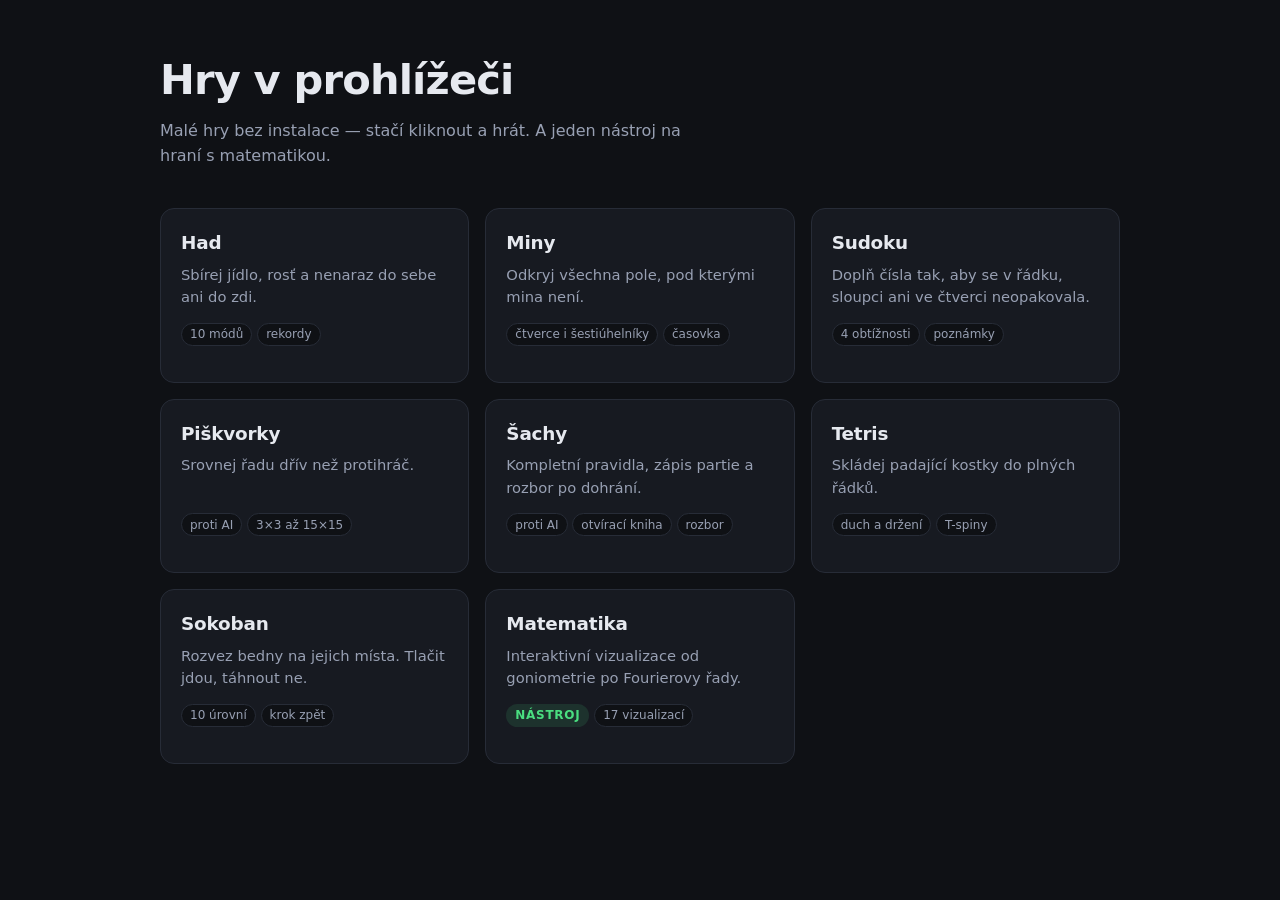
<file: index.html>
<!DOCTYPE html>
<html lang="cs">
<head>
  <meta charset="utf-8">
  <meta name="viewport" content="width=device-width, initial-scale=1">
  <title>Hry v prohlížeči</title>
  <meta name="description" content="Sbírka malých her, které běží přímo v prohlížeči.">
  <link rel="stylesheet" href="shared/style.css">
</head>
<body>
  <div class="wrap">

    <header class="site-header">
      <h1>Hry v prohlížeči</h1>
      <p>Malé hry bez instalace — stačí kliknout a hrát.
         A jeden nástroj na hraní s matematikou.</p>
    </header>

    <main>
      <nav class="grid" aria-label="Seznam her">

        <!-- Popisek je jedna věta a zbytek nesou štítky pod ním:
             rozcestník má nalákat, vysvětluje až samotná hra. -->
        <a class="card" href="had/">
          <h2 class="card__title">Had</h2>
          <p class="card__desc">Sbírej jídlo, rosť a nenaraz do sebe ani do zdi.</p>
          <p class="card__stitky">
            <span class="card__tag">10 módů</span>
            <span class="card__tag">rekordy</span>
          </p>
        </a>

        <a class="card" href="miny/">
          <h2 class="card__title">Miny</h2>
          <p class="card__desc">Odkryj všechna pole, pod kterými mina není.</p>
          <p class="card__stitky">
            <span class="card__tag">čtverce i šestiúhelníky</span>
            <span class="card__tag">časovka</span>
          </p>
        </a>

        <a class="card" href="sudoku/">
          <h2 class="card__title">Sudoku</h2>
          <p class="card__desc">Doplň čísla tak, aby se v řádku, sloupci
             ani ve čtverci neopakovala.</p>
          <p class="card__stitky">
            <span class="card__tag">4 obtížnosti</span>
            <span class="card__tag">poznámky</span>
          </p>
        </a>

        <a class="card" href="piskvorky/">
          <h2 class="card__title">Piškvorky</h2>
          <p class="card__desc">Srovnej řadu dřív než protihráč.</p>
          <p class="card__stitky">
            <span class="card__tag">proti AI</span>
            <span class="card__tag">3×3 až 15×15</span>
          </p>
        </a>

        <a class="card" href="sachy/">
          <h2 class="card__title">Šachy</h2>
          <p class="card__desc">Kompletní pravidla, zápis partie a rozbor po dohrání.</p>
          <p class="card__stitky">
            <span class="card__tag">proti AI</span>
            <span class="card__tag">otvírací kniha</span>
            <span class="card__tag">rozbor</span>
          </p>
        </a>

        <a class="card" href="tetris/">
          <h2 class="card__title">Tetris</h2>
          <p class="card__desc">Skládej padající kostky do plných řádků.</p>
          <p class="card__stitky">
            <span class="card__tag">duch a držení</span>
            <span class="card__tag">T-spiny</span>
          </p>
        </a>

        <a class="card" href="sokoban/">
          <h2 class="card__title">Sokoban</h2>
          <p class="card__desc">Rozvez bedny na jejich místa. Tlačit jdou, táhnout ne.</p>
          <p class="card__stitky">
            <span class="card__tag">10 úrovní</span>
            <span class="card__tag">krok zpět</span>
          </p>
        </a>

        <!-- Není to hra, tak má první štítek jinou barvu. Do mřížky
             patří i tak: je to další věc, která se v prohlížeči otevře
             a hraje si s ní. -->
        <a class="card" href="mat/">
          <h2 class="card__title">Matematika</h2>
          <p class="card__desc">Interaktivní vizualizace od goniometrie
             po Fourierovy řady.</p>
          <p class="card__stitky">
            <span class="card__tag card__tag--nastroj">nástroj</span>
            <span class="card__tag">17 vizualizací</span>
          </p>
        </a>

      </nav>
    </main>

  </div>
</body>
</html>
</file>
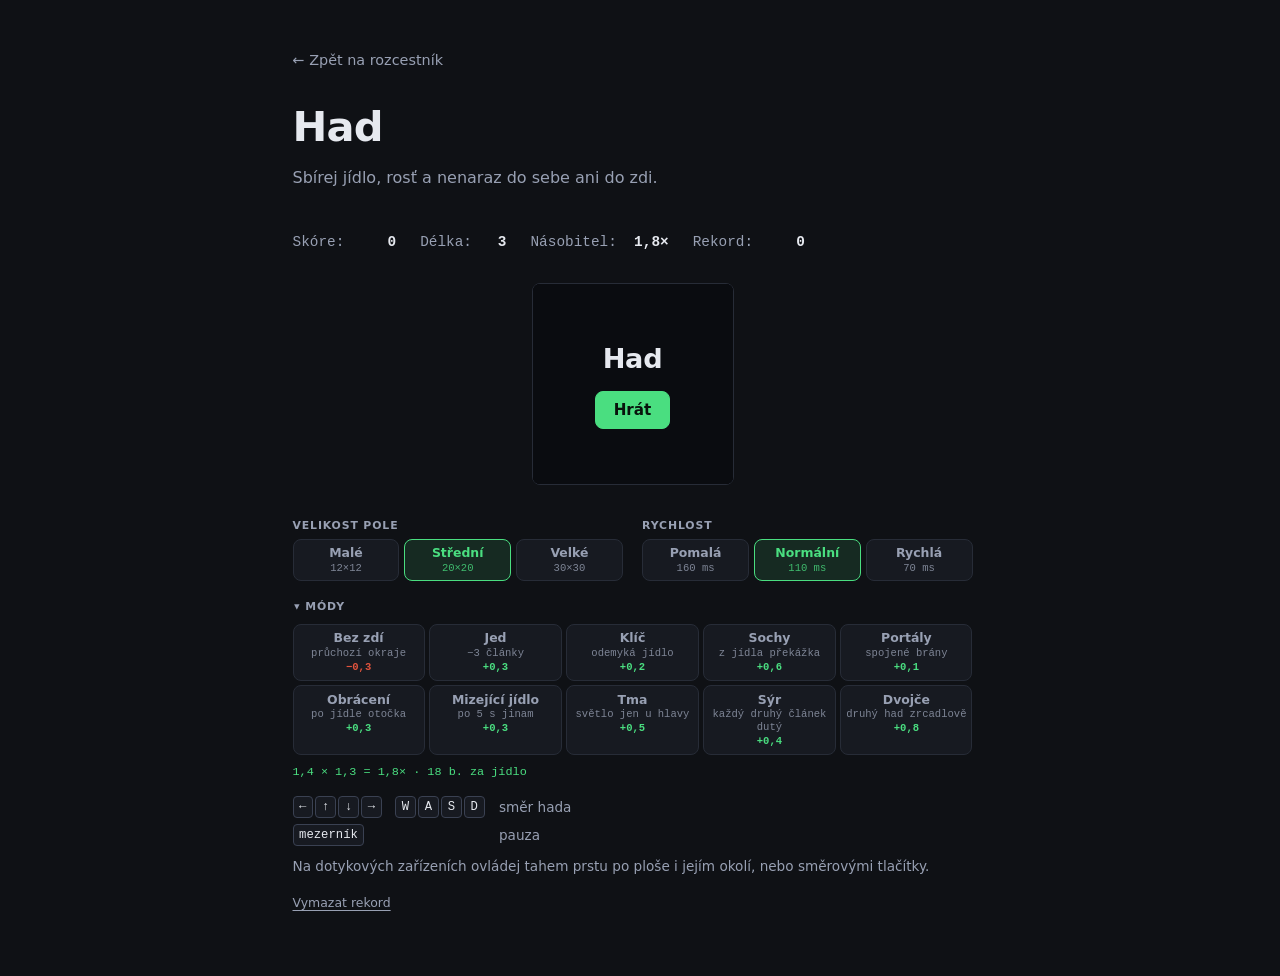
<file: had/index.html>
<!DOCTYPE html>
<html lang="cs">
<head>
  <meta charset="utf-8">
  <meta name="viewport"
        content="width=device-width, initial-scale=1, maximum-scale=1, user-scalable=no, viewport-fit=cover">
  <title>Had — Hry v prohlížeči</title>
  <!-- Pojistka pro případ, že se sdílený styl nenačte (jiný server,
       špatný MIME typ, offline). Stránka pak není holý bílý dokument. -->
  <style>
    :root {
      --bg:   #0f1115;
      --text: #e6e9ef;
      --font: system-ui, -apple-system, "Segoe UI", Roboto, "Helvetica Neue", Arial, sans-serif;
    }
    html { color-scheme: dark; background: #0f1115; }
    body {
      margin: 0;
      background: var(--bg);
      color: var(--text);
      font-family: var(--font);
    }
  </style>
  <link rel="stylesheet" href="../shared/style.css">
  <style>
    /* Barvy věcí, které jsou jen v módech. Do sdílené palety nepatří,
       tak sedí tady — JS si je vyzvedne stejnou cestou jako ostatní. */
    :root {
      --jed:    #a06cd5;
      --klic:   #f2c14e;
      --socha:  #7c8598;
      --portal: #38bdf8;

      /* Bliknutí po obrácení. Dva odstíny, ať je i v tu chvíli poznat,
         kde je hlava — právě ta skočila na druhý konec. */
      --obrat:       #f472b6;
      --obrat-hlava: #fbcfe8;

      /* Dvojče. Jantarová dvojice proti zelené je poznat i koutkem oka;
         hlava má svůj světlejší odstín stejně jako u prvního hada. */
      --dvojce:       #c98a2e;
      --dvojce-hlava: #f5a524;
    }

    /* Na herní stránce nechceme přiblížení dvojklikem, tažení stránky
       ani výběr textu při swipu. */
    html, body {
      overscroll-behavior: none;
      -webkit-text-size-adjust: 100%;
    }

    /* Pruh na posuvník je rezervovaný pořád, i když stránka zrovna
       rolovat nejde. Bez toho by zamčení scrollu za hry (.hra-bezi níž)
       posuvník sebralo, stránka by se o jeho šířku rozšířila a plocha
       by při každém startu poskočila. */
    html {
      scrollbar-gutter: stable;
    }

    /* Za běhu hry patří prst hadovi, ne stránce: swipe mimo plochu
       nesmí stránkou hnout ani o pixel. Třídu sundá pauza, konec hry
       i návrat do menu — pod plochou jsou panely nastavení a legenda,
       ke kterým se hráč musí dostat. */
    body.hra-bezi {
      overflow: hidden;
    }

    /* Herní stránka je užší než rozcestník a drží se uprostřed. */
    .wrap {
      max-width: 720px;
      margin-inline: auto;
    }

    main {
      display: flex;
      flex-direction: column;
      align-items: center;
      touch-action: manipulation;     /* zabije double-tap zoom */
      user-select: none;
      -webkit-user-select: none;
      -webkit-touch-callout: none;
    }

    /* Sloupec hry — šířku určuje plocha, takže se HUD i legenda
       zarovnají na její levý okraj. Šířku neomezujeme: na úzkém
       displeji smí plocha při 30×30 zasáhnout do odsazení stránky,
       aby buňka nemusela pod CELL_MIN. Centrování obstará
       align-items na <main> — přesah je pak na obou stranách stejný. */
    .hra {
      display: flex;
      flex-direction: column;
      width: fit-content;
    }

    /* HUD nad plochou.

       Mřížka s pevnými sloupci, ne volný text s mezerami: každý údaj
       má vlastní sloupec, takže přibývající cifra skóre neposune
       sousedy do stran. Sloupce drží šířku díky min-width na číslech
       níž — max-content se pak nemá podle čeho měnit. */
    .hud {
      display: grid;
      grid-template-columns: repeat(4, max-content);
      gap: 0.3rem 1.5rem;
      margin-bottom: 0.75rem;
      font-family: var(--font-mono);
      font-variant-numeric: tabular-nums;   /* pojistka, kdyby --font-mono
                                               spadlo na náhradní písmo */
      font-size: 0.9rem;
      color: var(--text-dim);
    }

    /* Na úzkém displeji by čtyři sloupce přetekly, tak dva a dva. */
    @media (max-width: 600px) {
      .hud {
        grid-template-columns: repeat(2, max-content);
      }
    }

    .hud__cislo {
      display: inline-block;
      text-align: right;
      color: var(--text);
      font-weight: 600;
    }

    /* Šířka podle nejdelší hodnoty, jaká může padnout: skóre i rekord
       vyjdou nejvýš na pět cifer (30×30 na rychlou dá 15 249), délka
       na tři (900 buněk), násobitel na „2,38×“. */
    .hud__cislo--skore,
    .hud__cislo--rekord,
    .hud__cislo--nasobitel {
      min-width: 5ch;
    }

    .hud__cislo--delka {
      min-width: 3ch;
    }

    /* ---------- pásmo citlivé na swipe ----------

       Prst při rychlém tahu často začne nebo skončí až kousek za
       okrajem plátna. Rezerva kolem plochy proto poslouchá na tahy
       stejně jako plocha sama — posluchače má navěšené tenhle obal,
       ne canvas.

       touch-action: none patří sem a nikam jinam. Uvnitř pásma prst
       stránkou nehne, takže se tah vždycky dopočítá celý; zbytek
       stránky rolovat musí. Spoléhat na preventDefault v touchmove
       nejde — ten je ve výchozím stavu pasivní.

       Záporné vodorovné okraje ruší vodorovnou rezervu z rozvržení:
       .hra má šířku podle obsahu, takže by se jinak o rezervu
       rozšířila a HUD, panely i legenda by přestaly lícovat s okrajem
       plátna. Pásmo tak přetéká do odsazení stránky — prizpusob() na
       ně v rozpočtu šířky pamatuje, aby stránka nepřetekla ven. */
    .swipe-zona {
      --swipe-rezerva: 18px;
      align-self: center;
      display: flex;
      justify-content: center;
      padding: var(--swipe-rezerva);
      margin-inline: calc(-1 * var(--swipe-rezerva));
      touch-action: none;
    }

    /* Plocha a překrytí.

       align-self je tu podstatné: obal je flex položka, takže by se bez
       něj roztáhl na šířku nejširšího sourozence (HUD) a vedle plátna
       by v rámu zbyl pruh pozadí stránky. Takhle rám obepne plátno
       a zbylé místo patří sloupci, ne ploše. */
    .plocha-obal {
      position: relative;
      align-self: center;
      display: flex;
      justify-content: center;
      border: 1px solid var(--border);
      border-radius: var(--radius-sm);
      overflow: hidden;
      background: var(--board);       /* záloha, kdyby přece jen zbylo místo */
      line-height: 0;                 /* ať pod canvasem nezůstane mezera */
    }

    canvas {
      display: block;
      margin-inline: auto;
      background: var(--board);
      /* touch-action řeší .swipe-zona nad plátnem, tady být nesmí:
         plocha citlivá na tah je větší než plátno */
      /* rozměry nastavuje JS podle okna a devicePixelRatio */
    }

    /* Odpočet před startem — velké číslo přes plochu, ale plocha pod
       ním musí zůstat vidět, takže bez pozadí. pointer-events: none je
       nutnost: bez toho by číslo spolklo swipe určený plátnu.
       Velikost písma dopočítá JS podle skutečné velikosti plochy. */
    .odpocet {
      position: absolute;
      inset: 0;
      display: flex;
      align-items: center;
      justify-content: center;
      pointer-events: none;
      font-family: var(--font-mono);
      font-weight: 700;
      line-height: 1;
      color: var(--accent);
      /* Číslo sedí přesně nad hadem uprostřed plochy, takže musí být
         průsvitné — jinak by hráč přes ně hada neviděl. */
      opacity: 0.8;
      text-shadow: 0 0.02em 0.12em rgba(0, 0, 0, 0.75);
    }

    /* .je-skryte je v souboru výš, samo o sobě by nad display: flex
       nevyhrálo — proto tahle dvojtřída. */
    .odpocet.je-skryte {
      display: none;
    }

    /* Jediné překrytí pro všechny stavy. Mění se jen texty a třída,
       prvky uvnitř zůstávají. Pozadí je neprůhledné, aby přes něj
       nebyla vidět herní plocha. */
    .overlay {
      position: absolute;
      inset: 0;
      display: none;
      flex-direction: column;
      align-items: center;
      justify-content: center;
      gap: 0.7rem;
      padding: 0.9rem;
      text-align: center;
      line-height: 1.5;
      background: var(--board);
      /* Na malé ploše (12×12) se s volbou obtížnosti obsah nemusí
         vejít — radši ať jde odrolovat, než aby přetekl přes okraj. */
      overflow-y: auto;
    }

    .overlay.je-videt {
      display: flex;
    }

    .overlay h2 {
      margin: 0;
      font-size: clamp(1.3rem, 6vw, 1.7rem);
      letter-spacing: -0.01em;
    }

    .overlay__skore {
      margin: 0;
      font-family: var(--font-mono);
      font-size: 1.05rem;
      color: var(--text);
    }

    .je-skryte {
      display: none;
    }

    /* Legenda ovládání pod plochou. Sloupec kláves má šířku podle
       nejširšího řádku, takže popisy začínají všechny na stejné ose. */
    .ovladani {
      display: grid;
      grid-template-columns: max-content 1fr;
      gap: 0.35rem 0.9rem;
      align-items: center;
      margin: 0.9rem 0 0;
      font-size: 0.85rem;
    }

    .ovladani dt {
      justify-self: start;
      display: flex;
      gap: 0.15rem;
      align-items: center;
      flex-wrap: wrap;
    }

    .ovladani dd {
      justify-self: start;
      margin: 0;
      color: var(--text-dim);
    }

    .ovladani kbd {
      padding: 0.1rem 0.35rem;
      border: 1px solid var(--border-hover);
      border-radius: 4px;
      background: var(--bg-elev);
      font-family: var(--font-mono);
      font-size: 0.9em;
      line-height: 1.4;
      color: var(--text);
    }

    .dotyk {
      margin: 0.6rem 0 0;
      color: var(--text-dim);
      font-size: 0.85rem;
    }

    /* ---------- směrová tlačítka ----------
       Záloha ke swipu: na rychlost 70 ms je tah prstem nepřesný a ne
       každému sedne. Klávesnice a myš je nepotřebují, proto se ukážou
       jen na hrubém ukazateli — u tvrdého display: none v základu,
       aby se do rozpočtu výšky plochy nezapočítaly. */
    .dpad {
      display: none;
    }

    @media (pointer: coarse) {
      .dpad {
        display: grid;
        /* 56px je spodní hranice pro pohodlný zásah palcem. Přes max()
           drží i tehdy, když si uživatel zmenší výchozí písmo. */
        grid-template-columns: repeat(3, max(3.5rem, 56px));
        grid-auto-rows: max(3.5rem, 56px);
        gap: 0.75rem;
        align-self: center;
        margin-top: 0.8rem;
      }
    }

    /* Plný kříž 3x3: každý směr sedí tam, kam ukazuje, takže se trefíš
       bez dívání. Prostřední buňka zůstane prázdná — palec má kde
       odpočívat, aniž by omylem zadal směr. */
    .dpad__btn--nahoru { grid-column: 2; grid-row: 1; }
    .dpad__btn--vlevo  { grid-column: 1; grid-row: 2; }
    .dpad__btn--vpravo { grid-column: 3; grid-row: 2; }
    .dpad__btn--dolu   { grid-column: 2; grid-row: 3; }

    .dpad__btn {
      display: flex;
      align-items: center;
      justify-content: center;
      border: 1px solid var(--border);
      border-radius: var(--radius-sm);
      background: var(--bg-elev);
      color: var(--text-dim);
      font: inherit;
      font-size: 1rem;
      line-height: 1;
      cursor: pointer;
      touch-action: manipulation;     /* žádné přiblížení dvojklikem */
      -webkit-tap-highlight-color: transparent;
      padding: 0;
    }

    /* Šipka je kreslená, ne psaná: znaky ▲▼◀▶ i emoji vykreslí každý
       systém jinou velikostí a někde je nahradí barevnou verzí. Jeden
       trojúhelník otočený po čtvrtinách vypadá všude stejně a všechny
       čtyři jsou zaručeně shodné. */
    .dpad__ikona {
      width: 40%;
      height: 40%;
      fill: currentColor;
      display: block;
      pointer-events: none;   /* cíl události je vždy tlačítko */
    }

    .dpad__btn--vpravo .dpad__ikona { transform: rotate(90deg); }
    .dpad__btn--dolu   .dpad__ikona { transform: rotate(180deg); }
    .dpad__btn--vlevo  .dpad__ikona { transform: rotate(270deg); }

    /* Odezva na stisk musí být vidět hned — tlačítko zabírá už při
       pointerdown, ne až po zvednutí prstu. */
    .dpad__btn:active {
      background: var(--accent-soft);
      border-color: var(--accent);
      color: var(--accent);
    }

    /* touch-action se nedědí, takže ho každý ovládací prvek potřebuje
       vlastní — jinak dvojklik na tlačítko stránku přiblíží. */
    .btn,
    .prepinac,
    .smazat,
    .mody__nadpis {
      touch-action: manipulation;
    }

    /* hláška o rekordu na obrazovce konce hry */
    .rekord {
      margin: 0;
      color: var(--accent);
      font-weight: 600;
      font-size: 1rem;
      letter-spacing: 0.02em;
    }

    /* ---------- volba obtížnosti pod plochou ----------
       Dvě nezávislé osy. Vedle sebe, dokud je na ně místo, na úzkém
       displeji pod sebou. Panel je vidět pořád, i za hry — změna volby
       hru ukončí a vrátí na úvodní obrazovku. */
    .nastaveni {
      display: flex;
      flex-wrap: wrap;
      gap: 0.55rem 1.2rem;
      margin-top: 0.9rem;
    }

    .nastaveni__skupina {
      flex: 1 1 13rem;      /* pod dvojnásobek téhle šířky se zalomí */
      min-width: 0;
    }

    .nastaveni__popis {
      display: block;
      margin-bottom: 0.25rem;
      color: var(--text-dim);
      font-size: 0.68rem;
      font-weight: 600;
      text-transform: uppercase;
      letter-spacing: 0.08em;
    }

    .prepinace {
      display: flex;
      gap: 0.3rem;
    }

    .prepinac {
      flex: 1 1 0;
      min-width: 0;
      display: flex;
      flex-direction: column;
      align-items: center;
      gap: 0.05rem;
      padding: 0.35rem 0.25rem;
      border: 1px solid var(--border);
      border-radius: var(--radius-sm);
      background: var(--bg-elev);
      color: var(--text-dim);
      font: inherit;
      line-height: 1.25;
      cursor: pointer;
      transition: background 0.15s ease, border-color 0.15s ease, color 0.15s ease;
    }

    .prepinac:hover {
      background: var(--bg-elev-hover);
      border-color: var(--border-hover);
      color: var(--text);
    }

    /* Aktivní volba — jiná barva, rám i výplň, ne jen odstín textu.
       aria-checked mají předvolby obtížnosti (jedna z řady),
       aria-pressed přepínače módů (nezávislé zapnout/vypnout). */
    .prepinac[aria-checked="true"],
    .prepinac[aria-pressed="true"] {
      background: var(--accent-soft);
      border-color: var(--accent);
      color: var(--accent);
    }

    .prepinac__nazev {
      font-size: 0.78rem;
      font-weight: 600;
    }

    .prepinac__detail {
      font-family: var(--font-mono);
      font-size: 0.66rem;
      opacity: 0.8;
    }

    /* Příspěvek módu do násobitele. Vlastní barva schválně přebíjí
       i barvu zapnutého tlačítka — plus a minus musí být poznat
       na první pohled, zapnuté nebo ne. */
    .prepinac__prispevek {
      font-family: var(--font-mono);
      font-size: 0.66rem;
      font-weight: 600;
      color: var(--accent);
    }

    .prepinac__prispevek--zapor {
      color: var(--danger);
    }

    /* Rozpis násobitele pod panelem módů — hráč vidí, co mu která
       volba vynese, i z čeho se výsledek skládá. */
    .nasobitel {
      margin: 0.5rem 0 0;
      color: var(--accent);
      font-family: var(--font-mono);
      font-size: 0.74rem;
    }

    /* ---------- módy ----------
       Nezávislé přepínače, dají se kombinovat. Sbalené pod nadpisem,
       protože je to nadstavba — <details> to umí bez kusu JS a je
       ovladatelné z klávesnice zadarmo. */
    .mody {
      margin-top: 0.75rem;
    }

    .mody__nadpis {
      display: inline-flex;
      align-items: center;
      gap: 0.4rem;
      cursor: pointer;
      color: var(--text-dim);
      font-size: 0.68rem;
      font-weight: 600;
      text-transform: uppercase;
      letter-spacing: 0.08em;
      list-style: none;               /* pryč s výchozím trojúhelníkem */
    }

    .mody__nadpis::-webkit-details-marker {
      display: none;
    }

    .mody__nadpis::before {
      content: '▸';
      display: inline-block;
      transition: transform 0.15s ease;
    }

    .mody[open] .mody__nadpis::before {
      transform: rotate(90deg);
    }

    /* Co je zapnuté, musí být poznat i se sbaleným panelem. */
    .mody__stav {
      color: var(--accent);
      font-weight: 400;
      text-transform: none;
      letter-spacing: 0;
    }

    .mody__seznam {
      flex-wrap: wrap;                /* až módů přibude, řada se zalomí */
      margin-top: 0.35rem;
    }

    .mody__seznam .prepinac {
      flex: 1 1 7rem;
    }

    /* Na opravdu malé ploše (12×12 s nejmenší buňkou) by se i tenhle
       krátký obsah nevešel. Třídu přidává JS podle skutečné velikosti
       plochy, ne podle šířky okna. */
    .overlay.je-tesne {
      gap: 0.3rem;
      padding: 0.6rem;
    }

    .overlay.je-tesne h2 {
      font-size: 1.15rem;
    }

    .overlay.je-tesne .overlay__skore { font-size: 0.95rem; }
    .overlay.je-tesne .rekord         { font-size: 0.9rem; }
    .overlay.je-tesne .btn            { padding: 0.4rem 0.9rem; }

    /* nenápadné tlačítko pod legendou — nemá vypadat jako akce hry */
    .smazat {
      align-self: flex-start;   /* jinak by se v .hra roztáhlo na plnou šířku */
      margin-top: 1rem;
      padding: 0;
      border: 0;
      background: none;
      color: var(--text-dim);
      font: inherit;
      font-size: 0.78rem;
      text-decoration: underline;
      text-underline-offset: 3px;
      cursor: pointer;
    }

    .smazat:hover,
    .smazat:focus-visible {
      color: var(--danger);
    }
  </style>
</head>
<body>
  <div class="wrap">

    <a class="back-link" href="../">← Zpět na rozcestník</a>

    <header class="site-header">
      <h1>Had</h1>
      <p>Sbírej jídlo, rosť a nenaraz do sebe ani do zdi.</p>
    </header>

    <main>
      <div class="hra">
        <div class="hud">
          <span>Skóre: <strong class="hud__cislo hud__cislo--skore" id="hud-skore">0</strong></span>
          <span>Délka: <strong class="hud__cislo hud__cislo--delka" id="hud-delka">3</strong></span>
          <span>Násobitel: <strong class="hud__cislo hud__cislo--nasobitel" id="hud-nasobitel">1×</strong></span>
          <span>Rekord: <strong class="hud__cislo hud__cislo--rekord" id="hud-rekord">0</strong></span>
        </div>

        <!-- Pásmo citlivé na swipe: rezerva kolem plochy poslouchá na
             tahy stejně jako plocha, aby prst nemusel skončit přesně
             na plátně. Posluchače má tenhle prvek, ne canvas. -->
        <div class="swipe-zona" id="swipe-zona">
          <div class="plocha-obal">
            <canvas id="plocha"></canvas>

            <!-- Odpočet před startem; leží nad plochou, ale pod překrytím. -->
            <div class="odpocet je-skryte" id="odpocet" aria-live="polite"></div>

            <!-- Jedno překrytí pro všechny stavy; JS mění jen texty
                 a třídu je-videt, prvky zůstávají na místě. -->
            <div class="overlay je-videt" id="prekryti">
              <h2 id="prekryti-nadpis">Had</h2>
              <p class="overlay__skore je-skryte" id="prekryti-skore">Skóre: <strong id="prekryti-skore-hodnota">0</strong></p>
              <p class="rekord je-skryte" id="prekryti-rekord">Nový rekord!</p>
              <button class="btn btn--primary" id="prekryti-btn" type="button">Hrát</button>
            </div>
          </div>
        </div>

        <!-- Směrová tlačítka jako záloha ke swipu. Skrytá v CSS všude,
             kde ukazatel není hrubý — na myši a klávesnici by jen
             ukrajovala výšku ploše. -->
        <div class="dpad" id="dpad" role="group" aria-label="Směrové ovládání">
          <button class="dpad__btn dpad__btn--nahoru" type="button"
                  data-smer="nahoru" aria-label="Nahoru"><svg
              class="dpad__ikona" viewBox="0 0 24 24" aria-hidden="true"
              focusable="false"><path d="M12 5 L22 19 H2 Z"/></svg></button>
          <button class="dpad__btn dpad__btn--vlevo" type="button"
                  data-smer="vlevo" aria-label="Doleva"><svg
              class="dpad__ikona" viewBox="0 0 24 24" aria-hidden="true"
              focusable="false"><path d="M12 5 L22 19 H2 Z"/></svg></button>
          <button class="dpad__btn dpad__btn--vpravo" type="button"
                  data-smer="vpravo" aria-label="Doprava"><svg
              class="dpad__ikona" viewBox="0 0 24 24" aria-hidden="true"
              focusable="false"><path d="M12 5 L22 19 H2 Z"/></svg></button>
          <button class="dpad__btn dpad__btn--dolu" type="button"
                  data-smer="dolu" aria-label="Dolů"><svg
              class="dpad__ikona" viewBox="0 0 24 24" aria-hidden="true"
              focusable="false"><path d="M12 5 L22 19 H2 Z"/></svg></button>
        </div>

        <!-- Volba obtížnosti je mimo překrytí, takže je vidět i za hry.
             Přepínače staví JS ze seznamu stupňů, ať je popis předvoleb
             jen na jednom místě. -->
        <div class="nastaveni" id="nastaveni">
          <div class="nastaveni__skupina">
            <span class="nastaveni__popis" id="popis-pole">Velikost pole</span>
            <div class="prepinace" role="radiogroup" aria-labelledby="popis-pole" id="volba-pole"></div>
          </div>
          <div class="nastaveni__skupina">
            <span class="nastaveni__popis" id="popis-rychlost">Rychlost</span>
            <div class="prepinace" role="radiogroup" aria-labelledby="popis-rychlost" id="volba-rychlost"></div>
          </div>
        </div>

        <!-- Módy: nezávislé přepínače, dají se kombinovat.
             Tlačítka staví JS ze seznamu MODY. -->
        <details class="mody" id="mody" open>
          <summary class="mody__nadpis">
            Módy <span class="mody__stav" id="mody-stav"></span>
          </summary>
          <div class="prepinace mody__seznam" role="group"
               aria-label="Herní módy" id="volba-mody"></div>
        </details>

        <!-- Rozpis stojí mimo <details>, ať je vidět i se sbalenými módy. -->
        <p class="nasobitel" id="rozpis-nasobitele"></p>

        <dl class="ovladani">
          <dt><kbd>←</kbd><kbd>↑</kbd><kbd>↓</kbd><kbd>→</kbd>&nbsp;&nbsp; <kbd>W</kbd><kbd>A</kbd><kbd>S</kbd><kbd>D</kbd></dt>
          <dd>směr hada</dd>
          <dt><kbd>mezerník</kbd></dt>
          <dd>pauza</dd>
        </dl>

        <p class="dotyk">Na dotykových zařízeních ovládej tahem prstu po ploše i jejím okolí, nebo směrovými tlačítky.</p>

        <button class="smazat" id="btn-smazat" type="button">Vymazat rekord</button>
      </div>
    </main>

  </div>

<script>
(function () {
  'use strict';

  var CELL_MIN = 10;             // pod tím už je hra nečitelná
  var CELL_MAX = 24;             // nad tím zbytečně velká na desktopu
  var TESNA_PLOCHA = 200;        // pod tím se překrytí přepne do úsporné verze

  /* Odpočet před startem. Po odpauzování stačí kratší — hráč už ví,
     kde had je, jen potřebuje chvíli položit prst na klávesy. */
  var ODPOCET_MS    = 1000;      // jak dlouho svítí jedno číslo
  var ODPOCET_START = 3;         // před novou hrou
  var ODPOCET_PAUZA = 1;         // po odpauzování

  var ODPOCET_PODIL = 0.3;       // výška číslice vůči straně plochy

  /* Zrychlování je relativní k výchozí rychlosti zvoleného stupně —
     jinak by pomalá obtížnost skončila stejně rychlá jako rychlá. */
  var ZRYCHLI_PO     = 5;        // po kolika jídlech zrychlit
  var ZRYCHLENI_KROK = 0.05;     // o kolik z výchozího kroku pokaždé ubrat
  var ZRYCHLENI_DNO  = 0.60;     // pod 60 % výchozího kroku už ne

  /* Dvě nezávislé osy obtížnosti. Seznamy jsou zároveň jediným
     zdrojem popisků, platných hodnot při načítání z úložiště
     i bodových násobitelů. Výsledný násobitel je součin obou os:
     malá plocha a vysoká rychlost se sčítají do nejvyšší sazby. */
  var VELIKOSTI = [
    { pole: 12, nazev: 'Malé',    detail: '12×12', nasobitel: 2.0 },
    { pole: 20, nazev: 'Střední', detail: '20×20', nasobitel: 1.4 },
    { pole: 30, nazev: 'Velké',   detail: '30×30', nasobitel: 1.0 }
  ];

  var RYCHLOSTI = [
    { stepMs: 160, nazev: 'Pomalá',   detail: '160 ms', nasobitel: 1.0 },
    { stepMs: 110, nazev: 'Normální', detail: '110 ms', nasobitel: 1.3 },
    { stepMs:  70, nazev: 'Rychlá',   detail: '70 ms',  nasobitel: 1.7 }
  ];

  var BODY_ZA_JIDLO = 10;        // základ, který se násobí obtížností

  var VYCHOZI_NASTAVENI = { pole: 20, stepMs: 110 };

  /* Herní módy. Nezávislé přepínače, libovolně kombinovatelné —
     nejde o výběr jednoho z. Seznam je jediné místo, kde se mód
     zavádí: odsud se berou popisky, klíče do game.mods i do úložiště.
     Přidání dalšího módu je řádek tady plus jeho chování ve step().

     id se nesmí měnit, je to klíč v localStorage. */
  var MODY = [
    { id: 'bezZdi',  nazev: 'Bez zdí', detail: 'průchozí okraje',  prispevek: -0.3 },
    { id: 'jed',     nazev: 'Jed',     detail: '−3 články',        prispevek:  0.3 },
    { id: 'klic',    nazev: 'Klíč',    detail: 'odemyká jídlo',    prispevek:  0.2 },
    { id: 'sochy',   nazev: 'Sochy',   detail: 'z jídla překážka', prispevek:  0.6 },
    { id: 'portaly', nazev: 'Portály', detail: 'spojené brány',    prispevek:  0.1 },
    { id: 'obraceni', nazev: 'Obrácení', detail: 'po jídle otočka', prispevek: 0.3 },
    { id: 'mizejici', nazev: 'Mizející jídlo', detail: 'po 5 s jinam', prispevek: 0.3 },
    { id: 'tma',     nazev: 'Tma',     detail: 'světlo jen u hlavy', prispevek: 0.5 },
    { id: 'syr',     nazev: 'Sýr',     detail: 'každý druhý článek dutý', prispevek: 0.4 },
    { id: 'dvojce',  nazev: 'Dvojče',  detail: 'druhý had zrcadlově', prispevek: 0.8 }
  ];

  var NASOBITEL_MIN = 0.5;       // ať násobitel nikdy neklesne k nule

  var HAD_MIN      = 3;          // kratší už není had; zároveň startovní délka
  var JED_ZKRACENI = 3;          // o kolik článků zkrátí otrávené jídlo

  /* O kolik článků had povyroste za snědené jídlo. Se sýrem o dvojnásobek:
     polovina jeho délky je dutá a nepřekáží, takže by mód byl jinak jen
     snazší verzí základní hry. */
  var NAROST     = 1;
  var NAROST_SYR = 2;

  var PORTAL_ODSTUP = 3;         // portály musí být od sebe aspoň cols/3
  var PORTAL_POKUSY = 40;        // kolikrát zkusit dvojici, než vezmeme nejlepší

  var BLIK_MS = 150;             // jak dlouho svítí had po obrácení

  /* Jak dlouho jídlo (a klíč) vydrží na místě v módu Mizející jídlo.
     Změna se musí promítnout i do popisku módu v MODY. */
  var MIZENI_MS = 5000;

  /* Mód Tma: poloměry světla kolem hlavy, v buňkách. Do prvního je
     scéna vidět beze změny, od druhého je tma úplná, mezi nimi se
     přechází. */
  var TMA_JASNO = 3;
  var TMA_PLNA  = 5;

  var NADPIS_VYHRA = 'Vyhrála jsi!';   // zaplněná plocha není prohra

  var canvas = document.getElementById('plocha');
  var ctx = canvas.getContext('2d');
  var obal = canvas.parentNode;
  var zona = obal.parentNode;          // pásmo citlivé na swipe
  var hra = document.querySelector('.hra');
  var main = document.querySelector('main');
  var elDpad = document.getElementById('dpad');

  var elSkore     = document.getElementById('hud-skore');
  var elDelka     = document.getElementById('hud-delka');
  var elNasobitel = document.getElementById('hud-nasobitel');
  var elRekord    = document.getElementById('hud-rekord');

  var elOdpocet       = document.getElementById('odpocet');
  var elPrekryti      = document.getElementById('prekryti');
  var elNadpis        = document.getElementById('prekryti-nadpis');
  var elSkoreRadek    = document.getElementById('prekryti-skore');
  var elSkoreHodnota  = document.getElementById('prekryti-skore-hodnota');
  var elRekordHlaska  = document.getElementById('prekryti-rekord');
  var elBtn           = document.getElementById('prekryti-btn');
  var elSmazat        = document.getElementById('btn-smazat');

  var elNastaveni     = document.getElementById('nastaveni');
  var elVolbaPole     = document.getElementById('volba-pole');
  var elVolbaRychlost = document.getElementById('volba-rychlost');
  var elMody          = document.getElementById('mody');
  var elVolbaMody     = document.getElementById('volba-mody');
  var elModyStav      = document.getElementById('mody-stav');
  var elRozpis        = document.getElementById('rozpis-nasobitele');

  /* ---------------------------------------------------------------
     Úložiště: nastavení a nejlepší skóre.

     Všechna volání jsou v try/catch: v privátním okně a při zakázaném
     úložišti localStorage vyhazuje výjimku už při čtení. Hra pak běží
     dál, jen si nic nepamatuje.

     Rekord je jeden jediný, prosté číslo: nejvyšší skóre napříč vším.
     Díky násobitelům jsou výsledky z různých obtížností i módů
     srovnatelné, takže se vede pořád a nic se z něj nevyjímá.

     Klíč má verzi: hodnota pod starým 'had:best' vznikla podle jiných
     pravidel bodování, takže se nedá porovnávat a při startu se maže.
     --------------------------------------------------------------- */
  var KLIC_NASTAVENI    = 'had:nastaveni';
  var KLIC_REKORD       = 'had:best:v2';
  var KLIC_REKORD_STARY = 'had:best';
  var KLIC_MODY         = 'had:mody';

  /* Hodnota z úložiště se bere jen tehdy, když odpovídá některé
     předvolbě — jinak by ručně upravený záznam nastavil mřížku,
     na kterou hra není stavěná. */
  function jePredvolba(seznam, klic, hodnota) {
    for (var i = 0; i < seznam.length; i++) {
      if (seznam[i][klic] === hodnota) return true;
    }
    return false;
  }

  function nactiNastaveni() {
    try {
      var ulozene = JSON.parse(localStorage.getItem(KLIC_NASTAVENI));
      if (ulozene &&
          jePredvolba(VELIKOSTI, 'pole', ulozene.pole) &&
          jePredvolba(RYCHLOSTI, 'stepMs', ulozene.stepMs)) {
        return { pole: ulozene.pole, stepMs: ulozene.stepMs };
      }
    } catch (e) {
      /* poškozený nebo nepřístupný záznam — jedeme na výchozím */
    }
    return { pole: VYCHOZI_NASTAVENI.pole, stepMs: VYCHOZI_NASTAVENI.stepMs };
  }

  function ulozNastaveni() {
    try {
      localStorage.setItem(KLIC_NASTAVENI, JSON.stringify(nastaveni));
    } catch (e) {
      /* nevadí, volba vydrží jen do konce sezení */
    }
  }

  /* Módy se čtou jen podle seznamu MODY — neznámé klíče z úložiště se
     zahodí a chybějící zůstanou vypnuté. Přidání nebo odebrání módu
     tak starý záznam nerozbije. */
  function nactiMody() {
    var mody = {};
    var i;

    for (i = 0; i < MODY.length; i++) mody[MODY[i].id] = false;

    try {
      var ulozene = JSON.parse(localStorage.getItem(KLIC_MODY));
      if (ulozene && typeof ulozene === 'object') {
        for (i = 0; i < MODY.length; i++) {
          if (ulozene[MODY[i].id] === true) mody[MODY[i].id] = true;
        }
      }
    } catch (e) {
      /* poškozený nebo nepřístupný záznam — jede se bez módů */
    }
    return mody;
  }

  function ulozMody() {
    try {
      localStorage.setItem(KLIC_MODY, JSON.stringify(game.mods));
    } catch (e) {
      /* nevadí, volba vydrží jen do konce sezení */
    }
  }

  function nactiRekord() {
    try {
      var v = parseInt(localStorage.getItem(KLIC_REKORD), 10);
      return isFinite(v) && v > 0 ? v : 0;
    } catch (e) {
      return 0;
    }
  }

  function ulozRekord(skore) {
    try {
      localStorage.setItem(KLIC_REKORD, String(skore));
    } catch (e) {
      /* nevadí, rekord vydrží jen do konce sezení */
    }
  }

  function smazRekord() {
    try {
      localStorage.removeItem(KLIC_REKORD);
    } catch (e) {
      /* nevadí */
    }
  }

  /* Rekord z verze bez módových násobitelů. Nedá se porovnávat
     s novým bodováním, takže po něm nezůstane nic viset. */
  function zahodStaryRekord() {
    try {
      localStorage.removeItem(KLIC_REKORD_STARY);
    } catch (e) {
      /* nevadí */
    }
  }

  zahodStaryRekord();

  var nastaveni = nactiNastaveni();

  // Rekord stojí mimo objekt game schválně — restart ho nesmí smazat.
  var rekord = nactiRekord();
  var novyRekord = false;

  function volba(seznam, klic) {
    for (var i = 0; i < seznam.length; i++) {
      if (seznam[i][klic] === nastaveni[klic]) return seznam[i];
    }
    return seznam[0];
  }

  /* Násobitel: základ z obtížnosti je součin obou os, módy do něj
     mluví sčítáním svých příspěvků. Sečtené příspěvky by se násobením
     mezi sebou přemrštily, takhle jeden mód nikdy nezastíní ostatní.

     Zaokrouhluje se na jedno desetinné místo — jednak kvůli plovoucí
     čárce (1.4 * 1.3 není přesně 1.82), jednak ať je výsledek čitelný.
     Spodní hranice drží násobitel v kladných číslech i kdyby záporných
     módů přibylo. */
  function aktualniNasobitel() {
    var zaklad = volba(VELIKOSTI, 'pole').nasobitel *
                 volba(RYCHLOSTI, 'stepMs').nasobitel;
    var soucet = 0;

    for (var i = 0; i < MODY.length; i++) {
      if (game.mods[MODY[i].id]) soucet += MODY[i].prispevek;
    }

    return Math.max(NASOBITEL_MIN,
                    Math.round(zaklad * (1 + soucet) * 10) / 10);
  }

  function desetinne(n) {
    return n.toFixed(1).replace('.', ',');
  }

  function formatNasobitel(n) {
    return desetinne(n) + '×';
  }

  /* Rozpis, odkud se násobitel bere. Bez zapnutého módu se závorka
     vynechá, ať tam nesvítí zbytečné „× (1)“. */
  function rozpisNasobitele() {
    var text = desetinne(volba(VELIKOSTI, 'pole').nasobitel) + ' × ' +
               desetinne(volba(RYCHLOSTI, 'stepMs').nasobitel);
    var zavorka = '';

    for (var i = 0; i < MODY.length; i++) {
      if (!game.mods[MODY[i].id]) continue;
      var p = MODY[i].prispevek;
      zavorka += (p < 0 ? ' − ' : ' + ') + desetinne(Math.abs(p));
    }

    if (zavorka) text += ' × (1' + zavorka + ')';

    return text + ' = ' + formatNasobitel(game.nasobitel) +
           ' · ' + game.bodyZaJidlo + ' b. za jídlo';
  }

  // co se v překrytí ukáže pro který stav; 'running' a 'countdown'
  // tu chybí schválně — tehdy je překrytí schované a je vidět plocha
  var PREKRYTI = {
    menu:   { nadpis: 'Had',       tlacitko: 'Hrát',       skore: false },
    paused: { nadpis: 'Pauza',     tlacitko: 'Pokračovat', skore: false },
    over:   { nadpis: 'Konec hry', tlacitko: 'Hrát znovu', skore: true  }
  };

  /* ---------------------------------------------------------------
     Barvy bereme ze shared/style.css, ať se paleta ladí na jednom
     místě. Canvas na CSS proměnné sám nedosáhne, musíme je vyčíst.
     --------------------------------------------------------------- */
  function cssVar(nazev, nahrada) {
    var v = getComputedStyle(document.documentElement)
              .getPropertyValue(nazev).trim();
    return v || nahrada;
  }

  var BARVY = {
    plocha: cssVar('--board',      '#0a0c10'),
    telo:   cssVar('--accent-dim', '#2f9e5c'),
    hlava:  cssVar('--accent',     '#4ade80'),
    jidlo:  cssVar('--danger',     '#e0533d'),
    jed:    cssVar('--jed',        '#a06cd5'),
    klic:   cssVar('--klic',       '#f2c14e'),
    socha:  cssVar('--socha',      '#7c8598'),
    portal: cssVar('--portal',     '#38bdf8'),
    obrat:      cssVar('--obrat',       '#f472b6'),
    obratHlava: cssVar('--obrat-hlava', '#fbcfe8'),
    dvojce:      cssVar('--dvojce',       '#c98a2e'),
    dvojceHlava: cssVar('--dvojce-hlava', '#f5a524')
  };

  /* ---------------------------------------------------------------
     Stav hry — jediný zdroj pravdy. Nic jiného si stav nedrží.
     --------------------------------------------------------------- */
  var game = {
    cols: nastaveni.pole,
    rows: nastaveni.pole,

    /* Hadi na ploše. Bez módu Dvojče je v poli jeden, s ním dva —
       jinak se nic nevětví, celá hra počítá s libovolným počtem.
       Každý si nese vlastní tělo, směr, frontu i narůst:

         { snake, dir, queue, narust, blik, zrcadlo, telo, hlava }

       Články těla jsou { x, y, plny }. Plnost si nese článek sám, nedá
       se spočítat z indexu — ten se každým krokem posouvá. Bez módu Sýr
       je plny vždycky true, ať je struktura pořád stejná. */
    snakes: [],

    /* Zapnuté módy. Nezávislé přepínače, restart je nemaže. */
    mods: nactiMody(),

    food: null,
    jed: null,                   // jen v módu Jed
    klic: null,                  // jen v módu Klíč, null = had ho drží
    maKlic: true,                // bez módu Klíč pořád true, ať jde jíst

    /* Jen v módu Mizející jídlo: kolik herního času uplynulo od chvíle,
       co věc leží na svém políčku. Každá má vlastní počítadlo, protože
       se nulují nezávisle na sobě. */
    casJidla: 0,
    casKlice: 0,

    sochy: [],                   // jen v módu Sochy, patří k jedné hře
    portaly: null,               // jen v módu Portály, dvojice buněk
    vyhra: false,                // konec zaplněním plochy, ne nárazem

    score: 0,                    // vždy celé číslo, nikdy desetinné
    snedeno: 0,                  // počet jídel — podle něj se zrychluje

    // 'menu' | 'countdown' | 'running' | 'paused' | 'over'
    state: 'menu',
    odpocet: 0,                  // zbývající vteřiny odpočtu

    stepMs: nastaveni.stepMs,

    /* Násobitel a z něj spočítaná sazba za jídlo se uzamknou při
       resetu a během hry se nemění. Sčítají se pak celá čísla,
       takže skóre nikdy neprojde přes desetinnou hodnotu. */
    nasobitel: 1,
    bodyZaJidlo: BODY_ZA_JIDLO
  };

  // rozměry vykreslení — patří k zobrazení, ne ke stavu hry
  var cell = CELL_MAX;

  // čas smyčky — taky mimo stav hry
  var posledni = 0;
  var akumulator = 0;
  var odpocetCas = 0;

  /* Jeden had do game.snakes. Tělo se táhne proti směru pohybu, takže
     ho stačí odvinout od hlavy. Se sýrem se plnost střídá už od začátku,
     ať had nezačíná celý plný a nezačal se prokousávat až za pochodu.

     zrcadlo obrací vodorovnou osu ovládání, telo a hlava jsou barvy —
     dvojče se od prvního hada musí lišit na první pohled. */
  function novyHad(hlavaX, hlavaY, smer, zrcadlo, telo, hlava) {
    var strida = !!game.mods.syr;

    return {
      snake: [
        { x: hlavaX,                 y: hlavaY,                 plny: true },
        { x: hlavaX - smer.x,        y: hlavaY - smer.y,        plny: !strida },
        { x: hlavaX - 2 * smer.x,    y: hlavaY - 2 * smer.y,    plny: true }
      ],
      dir: { x: smer.x, y: smer.y },
      queue: [],                   // čekající změny směru
      narust: 0,                   // kolik článků ještě dorůstá za jídlo
      blik: 0,                     // zbývající čas bliknutí po obrácení
      zrcadlo: !!zrcadlo,
      telo: telo,
      hlava: hlava
    };
  }

  /* Kompletní reset. Vrací hru do výchozího bodu včetně rychlosti
     a času smyčky, ne jen skóre. */
  function reset(stav) {
    var stredY = Math.floor(game.rows / 2);
    var stredX = Math.floor(game.cols / 2);

    if (game.mods.dvojce) {
      /* Dvojče je zrcadlo podle svislé osy. Ve středu plochy by ale
         zrcadlo padlo přesně na prvního hada, tak oba odstartují ve
         čtvrtinách šířky — pořád zrcadlově, jen dál od osy.

         A startují nahoru, ne doprava jako jinak: zrcadlo obrací
         vodorovný směr, takže vodorovný start by je poslal proti sobě
         a bez okamžitého zásahu by se srazili po čtyřech krocích.
         Svisle jedou vedle sebe a hráč má na rozmyšlenou stejně dlouho
         jako v základní hře. */
      var ctvrtina = Math.floor(game.cols / 4);
      var vzhuru = { x: 0, y: -1 };

      game.snakes = [
        novyHad(ctvrtina, stredY, vzhuru, false, BARVY.telo, BARVY.hlava),
        novyHad(game.cols - 1 - ctvrtina, stredY, vzhuru, true,
                BARVY.dvojce, BARVY.dvojceHlava)
      ];
    } else {
      game.snakes = [
        novyHad(stredX, stredY, { x: 1, y: 0 }, false, BARVY.telo, BARVY.hlava)
      ];
    }

    game.score   = 0;
    game.snedeno = 0;
    game.stepMs  = nastaveni.stepMs;
    game.state   = stav || 'running';
    game.odpocet = 0;

    /* Napřed uklidit, teprve pak rozmístit: volnaBunka() se vyhýbá
       všemu, co na ploše leží, včetně věcí z minulého kola. Sochy
       patří k jedné hře — restart plochu vyklidí. */
    game.food    = null;
    game.jed     = null;
    game.klic    = null;
    game.sochy   = [];
    game.portaly = null;
    game.vyhra   = false;

    // portály první, ať na ně jídlo, jed ani klíč nepadnou
    game.portaly = game.mods.portaly ? umistiPortaly() : null;

    game.food = volnaBunka();
    game.jed  = game.mods.jed  ? volnaBunka() : null;
    game.klic = game.mods.klic ? volnaBunka() : null;

    // bez módu Klíč (nebo když se klíč nemá kam vejít) se jí rovnou
    game.maKlic = !game.mods.klic || !game.klic;

    game.casJidla = 0;
    game.casKlice = 0;

    game.nasobitel   = aktualniNasobitel();
    game.bodyZaJidlo = Math.round(BODY_ZA_JIDLO * game.nasobitel);

    posledni   = 0;
    akumulator = 0;
    odpocetCas = 0;
    novyRekord = false;   // rekord samotný zůstává, ta hláška ne
  }

  /* ---------------------------------------------------------------
     Rozměry plátna.

     Strana plochy se zaokrouhluje dolů na násobek počtu buněk, takže
     velikost buňky je celé číslo CSS pixelů a mřížka padne na pixely.

     Canvas má dvojí rozměr: atributy width/height jsou v zařízených
     pixelech (CSS rozměr * devicePixelRatio), CSS width/height v CSS
     pixelech. ctx.scale(dpr, dpr) pak vrátí souřadnice do CSS pixelů,
     takže draw() o devicePixelRatio nemusí vědět.
     --------------------------------------------------------------- */
  var REZERVA = 24;              // ať se plocha nelepí na spodek okna

  /* Plátno navíc pro masku tmy. Drží se rozměrů herního plátna, takže
     ho přenastavuje prizpusob() spolu s ním. V DOMu není a nemusí být —
     kreslí se z něj na plochu přes drawImage. */
  var maska = document.createElement('canvas');
  var maskaCtx = maska.getContext('2d');

  function prizpusob() {
    // Rám kolem plochy má vlastní šířku (border). Kdyby se nezapočetl,
    // je obal o 2 px širší než kontejner a stránka vodorovně přeteče.
    var ramecek = obal.offsetWidth - obal.clientWidth;
    var sirka = main.clientWidth - ramecek;

    /* Vodorovná rezerva pásma pro swipe. Do šířky sloupce nezasahuje —
       záporné okraje ji z rozvržení ruší —, ale ven z okna přetéct
       nesmí, takže se počítá do stropu níž. Čte se z výpočtu stylu,
       ne z offsetWidth: clientWidth výplň už obsahuje, rozdíl by tedy
       vyšel nula. */
    var stylZony = window.getComputedStyle(zona);
    var rezerva = (parseFloat(stylZony.paddingLeft) || 0) +
                  (parseFloat(stylZony.paddingRight) || 0);

    // 30×30 se do sloupce stránky na úzkém displeji nevejde, aniž by
    // buňka klesla pod CELL_MIN. Než mřížku zdrobnit, radši sáhneme do
    // odsazení stránky — plocha je v <main> vycentrovaná, takže přesah
    // je na obou stranách stejný. Dál než k okraji okna nejdeme.
    var potreba = CELL_MIN * game.cols;
    if (sirka < potreba) {
      var okno = document.documentElement.clientWidth - ramecek - rezerva - 2;
      sirka = Math.max(sirka, Math.min(okno, potreba));
    }

    /* Výškový rozpočet: okno bez hlavičky nad plochou a bez legendy
       ovládání pod ní. Hlavička se měří od začátku dokumentu, ne od
       okraje okna — s getBoundingClientRect().top by se po odscrollování
       rozpočet nafoukl a plocha by rostla sama od sebe. Výška legendy
       na velikosti plátna nezávisí, takže ji smíme změřit teď. */
    var hlavicka = obal.getBoundingClientRect().top -
                   document.documentElement.getBoundingClientRect().top;
    var podPlochou = hra.getBoundingClientRect().bottom -
                     obal.getBoundingClientRect().bottom;
    var vyska = window.innerHeight - hlavicka - podPlochou - REZERVA - ramecek;

    // Buňka je celé číslo CSS pixelů, aby mřížka padla na pixely.
    cell = Math.floor(Math.min(sirka / game.cols, vyska / game.rows));

    if (cell < CELL_MIN) cell = CELL_MIN;
    if (cell > CELL_MAX) cell = CELL_MAX;

    /* Plátno má rozměr přesně na mřížku — ani o pixel víc, jinak by
       vedle ní zůstal nepokreslený pruh. Zbylé místo patří obalu. */
    var plochaSirka = game.cols * cell;
    var plochaVyska = game.rows * cell;

    // na malé ploše musí překrytí zhubnout, jinak by se rolovalo
    elPrekryti.classList.toggle('je-tesne', plochaSirka < TESNA_PLOCHA);

    // číslo odpočtu drží poměr k ploše, ne k oknu
    elOdpocet.style.fontSize = Math.round(plochaVyska * ODPOCET_PODIL) + 'px';

    var dpr = window.devicePixelRatio || 1;

    canvas.style.width  = plochaSirka + 'px';
    canvas.style.height = plochaVyska + 'px';
    canvas.width  = Math.round(plochaSirka * dpr);
    canvas.height = Math.round(plochaVyska * dpr);

    // nastavení width/height transformaci resetuje, škálujeme načisto
    ctx.setTransform(1, 0, 0, 1, 0, 0);
    ctx.scale(dpr, dpr);

    // maska tmy musí ležet na stejné mřížce jako scéna pod ní
    maska.width  = canvas.width;
    maska.height = canvas.height;
    maskaCtx.setTransform(1, 0, 0, 1, 0, 0);
    maskaCtx.scale(dpr, dpr);
  }

  /* Resize i otočení telefonu. Debounce, protože při tažení okna
     přijdou desítky událostí a po orientationchange bývá innerHeight
     ještě chvíli stará. Hned po přepočtu překreslíme aktuální stav,
     ať plocha neproblikne prázdná — nastavení width/height ji smaže. */
  var casovacResize = null;

  function naZmenuOkna() {
    if (casovacResize) clearTimeout(casovacResize);
    casovacResize = setTimeout(function () {
      casovacResize = null;
      prizpusob();
      draw();
    }, 120);
  }

  window.addEventListener('resize', naZmenuOkna);
  window.addEventListener('orientationchange', naZmenuOkna);

  /* Sbalení a rozbalení módů mění výšku toho, co je pod plochou, a tím
     i rozpočet na plátno — přepočítá se stejnou cestou jako resize. */
  elMody.addEventListener('toggle', naZmenuOkna);

  /* ---------------------------------------------------------------
     Volná buňka = není pod hadem, sochou, portálem ani jinou věcí.
     Jídlo, jed ani klíč se tak nikdy nepřekryjí navzájem, s hadem
     ani s tím, co na ploše vytvořily módy.

     Nepovinné 'krome' vyloučí ještě jednu buňku navíc — hodí se, když
     se hledá druhá buňka dvojice a ta první ještě není ve stavu hry.

     Seznam se staví celý a vybírá se z něj rovnoměrně — náhodné
     tipování by na skoro zaplněné ploše mohlo trvat libovolně dlouho.
     Vrací null, když volná buňka není.
     --------------------------------------------------------------- */
  function volnaBunka(krome) {
    var obsazene = {};
    var veci = [game.food, game.jed, game.klic, krome];
    var i;

    // těla všech hadů, ne jen prvního — na dvojče se taky nic klást nesmí
    for (var h = 0; h < game.snakes.length; h++) {
      var telo = game.snakes[h].snake;
      for (i = 0; i < telo.length; i++) {
        obsazene[telo[i].y * game.cols + telo[i].x] = true;
      }
    }

    for (i = 0; i < game.sochy.length; i++) {
      obsazene[game.sochy[i].y * game.cols + game.sochy[i].x] = true;
    }

    if (game.portaly) {
      for (i = 0; i < game.portaly.length; i++) {
        obsazene[game.portaly[i].y * game.cols + game.portaly[i].x] = true;
      }
    }

    for (i = 0; i < veci.length; i++) {
      if (veci[i]) obsazene[veci[i].y * game.cols + veci[i].x] = true;
    }

    var volne = [];
    for (var y = 0; y < game.rows; y++) {
      for (var x = 0; x < game.cols; x++) {
        if (!obsazene[y * game.cols + x]) volne.push({ x: x, y: y });
      }
    }

    if (volne.length === 0) return null;
    return volne[Math.floor(Math.random() * volne.length)];
  }

  /* Portály chceme daleko od sebe, jinak průchod nemá smysl. Zkoušíme
     dvojice volných buněk (had ani sochy mezi ně nepatří, o to se stará
     volnaBunka) a bereme první dost vzdálenou. Když se do PORTAL_POKUSY
     pokusů žádná netrefí — malá nebo zaplněná plocha —, vezmeme
     nejvzdálenější nalezenou, ať se hledání nezacyklí. */
  function umistiPortaly() {
    var minVzdalenost = game.cols / PORTAL_ODSTUP;
    var nejlepsi = null;
    var nejlepsiVzd = -1;

    for (var pokus = 0; pokus < PORTAL_POKUSY; pokus++) {
      var a = volnaBunka();
      if (!a) return null;

      var b = volnaBunka(a);
      if (!b) return null;

      var dx = a.x - b.x;
      var dy = a.y - b.y;
      var vzd = Math.sqrt(dx * dx + dy * dy);

      if (vzd >= minVzdalenost) return [a, b];

      if (vzd > nejlepsiVzd) {
        nejlepsiVzd = vzd;
        nejlepsi = [a, b];
      }
    }

    return nejlepsi;
  }

  function naStejne(a, b) {
    return !!b && a.x === b.x && a.y === b.y;
  }

  /* ---------------------------------------------------------------
     Vstup — jen zařadí směr do fronty, stav hada nemění.
     Platnost směru se neřeší tady, ale až v step() proti skutečně
     provedenému směru.
     --------------------------------------------------------------- */
  function zaradSmer(novy) {
    /* Směrová klávesa (i swipe) odpočet utne a hned se zařadí jako
       normální vstup. Kontrola na shodný směr je až níž, jinak by
       šipka po směru hada odpočet neukončila. */
    if (game.state === 'countdown') ukonciOdpocet();

    if (game.state !== 'running') return;

    /* Jeden vstup řídí všechny hady naráz. Zrcadlené dvojče má
       převrácenou vodorovnou osu — doleva ho pošle doprava —, svislá
       zůstává shodná, jinak by se zrcadlení nedrželo. */
    for (var i = 0; i < game.snakes.length; i++) {
      var had = game.snakes[i];
      var smer = had.zrcadlo ? { x: -novy.x, y: novy.y } : novy;

      if (had.queue.length >= 2) continue;

      // duplicitu zahodíme, ať držená klávesa nezacpe obě místa
      var posledniSmer = had.queue.length
        ? had.queue[had.queue.length - 1]
        : had.dir;
      if (smer.x === posledniSmer.x && smer.y === posledniSmer.y) continue;

      had.queue.push(smer);
    }
  }

  /* ---------- přepínání stavů ---------- */

  /* Odpočet nechává hada stát na místě, ale plocha je vidět a vstup
     už se zaznamenává. Odbíjí ho herní smyčka, ne setTimeout — díky
     tomu se zastaví spolu s ní, když karta zmizí do pozadí. */
  function spustOdpocet(sekund) {
    game.odpocet = sekund;
    game.state = 'countdown';
    odpocetCas = 0;
  }

  /* Konec odpočtu, ať doběhl sám, nebo ho hráč utnul šipkou. */
  function ukonciOdpocet() {
    game.odpocet = 0;
    game.state = 'running';
    akumulator = 0;       // první krok až po celém stepMs, ne hned
    odpocetCas = 0;
  }

  function hraj() {
    reset('countdown');
    spustOdpocet(ODPOCET_START);
  }

  function pauza() {
    if (game.state === 'running' || game.state === 'countdown') {
      game.state = 'paused';
    } else if (game.state === 'paused') {
      spustOdpocet(ODPOCET_PAUZA);
    }
  }

  elBtn.addEventListener('click', function () {
    // Bez blur() by tlačítko zůstalo zaostřené a mezerník s Enterem
    // by ho mačkaly znovu místo pauzy a restartu.
    elBtn.blur();
    if (game.state === 'paused') spustOdpocet(ODPOCET_PAUZA);
    else hraj();
  });

  elSmazat.addEventListener('click', function () {
    elSmazat.blur();
    if (!window.confirm('Opravdu vymazat uložený rekord?')) return;
    smazRekord();
    rekord = 0;
    novyRekord = false;
    ui.state = '';        // ať z obrazovky konce zmizí i hláška o rekordu
  });

  /* ---------------------------------------------------------------
     Volba obtížnosti.

     Tlačítka jsou ARIA přepínače: skupina má role="radiogroup",
     tlačítka role="radio" a aria-checked. Tabulátorem se do skupiny
     vstoupí na zvolené položce (roving tabindex), šipkami se přepíná.
     --------------------------------------------------------------- */
  function postavPrepinace(obalSkupiny, seznam, klic) {
    var tlacitka = [];

    seznam.forEach(function (polozka) {
      var b = document.createElement('button');
      b.type = 'button';
      b.className = 'prepinac';
      b.setAttribute('role', 'radio');
      b.setAttribute('aria-checked', 'false');
      b.tabIndex = -1;

      var nazev = document.createElement('span');
      nazev.className = 'prepinac__nazev';
      nazev.textContent = polozka.nazev;

      var detail = document.createElement('span');
      detail.className = 'prepinac__detail';
      detail.textContent = polozka.detail;

      b.appendChild(nazev);
      b.appendChild(detail);
      b.addEventListener('click', function (e) {
        zmenNastaveni(klic, polozka[klic]);

        /* Po kliknutí myší fokus pustíme. Panel je vidět i za hry, a
           zaostřený přepínač si bere šipky i mezerník — hráč by pak
           místo hada ovládal nastavení. Klávesnicí (detail === 0)
           fokus schválně necháváme, jinak by se ve skupině nedalo
           pohybovat šipkami. */
        if (e.detail > 0) b.blur();
      });

      obalSkupiny.appendChild(b);
      tlacitka.push(b);
    });

    /* Šipky uvnitř skupiny patří přepínačům, ne hadovi. Vlastní
       preventDefault tu musí být, protože globální obsluha klávesnice
       události ze skupiny přeskakuje a stránka by odscrollovala. */
    obalSkupiny.addEventListener('keydown', function (e) {
      var k = e.key;
      var posun = (k === 'ArrowRight' || k === 'ArrowDown') ?  1 :
                  (k === 'ArrowLeft'  || k === 'ArrowUp')   ? -1 : 0;
      if (!posun && k !== 'Home' && k !== 'End') return;

      e.preventDefault();

      var i = tlacitka.indexOf(document.activeElement);
      if (i < 0) i = seznam.indexOf(volba(seznam, klic));

      var cil = k === 'Home' ? 0
              : k === 'End'  ? seznam.length - 1
              : (i + posun + seznam.length) % seznam.length;

      tlacitka[cil].focus();
      zmenNastaveni(klic, seznam[cil][klic]);
    });

    return tlacitka;
  }

  var tlacitkaPole     = postavPrepinace(elVolbaPole, VELIKOSTI, 'pole');
  var tlacitkaRychlost = postavPrepinace(elVolbaRychlost, RYCHLOSTI, 'stepMs');

  function oznacPrepinace(tlacitka, seznam, klic) {
    for (var i = 0; i < tlacitka.length; i++) {
      var aktivni = seznam[i][klic] === nastaveni[klic];
      tlacitka[i].setAttribute('aria-checked', aktivni ? 'true' : 'false');
      tlacitka[i].tabIndex = aktivni ? 0 : -1;
    }
  }

  function zmenNastaveni(klic, hodnota) {
    if (nastaveni[klic] === hodnota) return;   // stejná volba hru neruší
    nastaveni[klic] = hodnota;
    ulozNastaveni();
    pouzijVolby();
  }

  /* ---------------------------------------------------------------
     Módy: nezávislé přepínače stavěné ze seznamu MODY. Nejsou to
     radia — každý si žije sám, takže aria-pressed, ne aria-checked,
     a žádná šipková navigace ve skupině.
     --------------------------------------------------------------- */
  function postavMody() {
    var tlacitka = [];

    MODY.forEach(function (mod) {
      var b = document.createElement('button');
      b.type = 'button';
      b.className = 'prepinac';
      b.setAttribute('aria-pressed', 'false');

      var nazev = document.createElement('span');
      nazev.className = 'prepinac__nazev';
      nazev.textContent = mod.nazev;

      var detail = document.createElement('span');
      detail.className = 'prepinac__detail';
      detail.textContent = mod.detail;

      // příspěvek do násobitele, ať je dopad vidět ještě před zapnutím
      var prispevek = document.createElement('span');
      prispevek.className = 'prepinac__prispevek' +
        (mod.prispevek < 0 ? ' prepinac__prispevek--zapor' : '');
      prispevek.textContent = (mod.prispevek < 0 ? '−' : '+') +
        desetinne(Math.abs(mod.prispevek));

      b.appendChild(nazev);
      b.appendChild(detail);
      b.appendChild(prispevek);
      b.addEventListener('click', function (e) {
        prepniMod(mod.id);
        if (e.detail > 0) b.blur();   // viz komentář u předvoleb výš
      });

      elVolbaMody.appendChild(b);
      tlacitka.push(b);
    });

    return tlacitka;
  }

  var tlacitkaMody = postavMody();

  function oznacMody() {
    var aktivni = [];

    for (var i = 0; i < MODY.length; i++) {
      var zapnuto = !!game.mods[MODY[i].id];
      tlacitkaMody[i].setAttribute('aria-pressed', zapnuto ? 'true' : 'false');
      if (zapnuto) aktivni.push(MODY[i].nazev);
    }

    // se sbaleným panelem je tohle jediná stopa po zapnutých módech
    elModyStav.textContent = aktivni.length ? '· ' + aktivni.join(', ') : '';
  }

  function prepniMod(id) {
    game.mods[id] = !game.mods[id];
    ulozMody();
    pouzijVolby();
  }

  /* Každá změna obtížnosti i módu znamená čistý restart — mřížka ani
     pravidla se nikdy nemění pod běžícím hadem. Oba panely jsou vidět
     i za hry, takže se sem chodí i uprostřed kola: končíme na úvodní
     obrazovce, ne rovnou v odpočtu, ať si hráč všimne, že hra skončila
     a proč. */
  function pouzijVolby() {
    game.cols = nastaveni.pole;
    game.rows = nastaveni.pole;

    reset('menu');        // rozmístí věci podle zapnutých módů
    prizpusob();

    oznacPrepinace(tlacitkaPole, VELIKOSTI, 'pole');
    oznacPrepinace(tlacitkaRychlost, RYCHLOSTI, 'stepMs');
    oznacMody();

    /* Rozpis se přepisuje tady, ne v drawUI: mění se s každou volbou,
       ale ne každý snímek, a stejný výsledný násobitel může vyjít
       z různých kombinací, takže hlídat jen číslo by nestačilo. */
    elRozpis.textContent = rozpisNasobitele();

    ui.state = '';        // překrytí se překreslí, i když stav zůstal 'menu'
    draw();
    drawUI();
  }

  /* ---------- klávesnice ---------- */

  var SMERY = {
    arrowup:    { x:  0, y: -1 },
    arrowdown:  { x:  0, y:  1 },
    arrowleft:  { x: -1, y:  0 },
    arrowright: { x:  1, y:  0 },
    w:          { x:  0, y: -1 },
    s:          { x:  0, y:  1 },
    a:          { x: -1, y:  0 },
    d:          { x:  1, y:  0 }
  };

  // klávesy, kterými prohlížeč scrolluje stránkou
  var NESCROLLOVAT = {
    arrowup: true, arrowdown: true, arrowleft: true, arrowright: true,
    ' ': true
  };

  window.addEventListener('keydown', function (e) {
    var key = e.key.toLowerCase();

    /* Co patří ovládacím prvkům, hře nepředáváme. U obtížnosti je to
       celá klávesnice — skupina si šipky řeší sama. U módů jsou to
       samostatná tlačítka, takže stačí ustoupit u aktivace a šipky
       můžou dál řídit hada. */
    if (elNastaveni.contains(e.target)) return;
    if (elMody.contains(e.target) && (key === ' ' || key === 'enter')) return;

    if (NESCROLLOVAT[key]) e.preventDefault();

    if (SMERY[key]) {
      zaradSmer(SMERY[key]);
      return;
    }

    if (key === ' ') {
      if (game.state === 'menu') hraj();
      else pauza();
      return;
    }

    if (key === 'enter' && (game.state === 'menu' || game.state === 'over')) {
      hraj();
    }
  });

  /* ---------- dotyk / myš: swipe po ploše i kolem ní ----------
     Pointer events pokrývají prst i myš jedním kódem. Posluchače nese
     pásmo s rezervou kolem plátna (.swipe-zona), ne canvas — citlivá
     plocha je tím o rezervu větší na každé straně a tah nemusí začít
     ani skončit přesně na plátně. Rolování stránky pásmu bere CSS
     (touch-action: none); touchmove s preventDefault by nestačil,
     posluchače tam prohlížeče věší jako pasivní.

     Kratší tah než SWIPE_MIN bereme jako klepnutí a ignorujeme ho. */

  var SWIPE_MIN = 24;            // px
  var zacatek = null;

  zona.addEventListener('pointerdown', function (e) {
    /* Tlačítko v překrytí (Hrát) leží uvnitř pásma. Kdyby si tah
       zabralo pásmo a chytilo ukazatel, klepnutí by se k tlačítku
       nedostalo — do hry se pak nedá vstoupit. */
    if (elPrekryti.contains(e.target)) return;

    zacatek = { x: e.clientX, y: e.clientY, id: e.pointerId };
    zona.setPointerCapture(e.pointerId);   // ať dotah mimo pásmo nezmizí
  });

  zona.addEventListener('pointerup', function (e) {
    if (!zacatek || e.pointerId !== zacatek.id) return;

    var dx = e.clientX - zacatek.x;
    var dy = e.clientY - zacatek.y;
    zacatek = null;

    if (Math.abs(dx) < SWIPE_MIN && Math.abs(dy) < SWIPE_MIN) return;

    if (Math.abs(dx) > Math.abs(dy)) {
      zaradSmer({ x: dx > 0 ? 1 : -1, y: 0 });
    } else {
      zaradSmer({ x: 0, y: dy > 0 ? 1 : -1 });
    }
  });

  zona.addEventListener('pointercancel', function () {
    zacatek = null;
  });

  /* ---------- směrová tlačítka ----------
     Záloha ke swipu pro dotyk: při 70 ms na krok je tah prstem
     nepřesný. Reagují na pointerdown, ne na click — o těch pár desítek
     milisekund, než prst odejde, se u nejrychlejší volby hraje.

     preventDefault drží zaostření na těle stránky: kdyby ho tlačítko
     převzalo, mezerník by ho mačkal znovu místo pauzy. */
  var DPAD_SMERY = {
    nahoru: { x:  0, y: -1 },
    dolu:   { x:  0, y:  1 },
    vlevo:  { x: -1, y:  0 },
    vpravo: { x:  1, y:  0 }
  };

  Array.prototype.forEach.call(
    elDpad.querySelectorAll('.dpad__btn'),
    function (btn) {
      var smer = DPAD_SMERY[btn.getAttribute('data-smer')];

      btn.addEventListener('pointerdown', function (e) {
        e.preventDefault();
        zaradSmer(smer);
      });
    }
  );

  /* ---------------------------------------------------------------
     Logika — jeden krok hry. Jen mění stav, nic nekreslí.
     --------------------------------------------------------------- */

  /* Konec hry na jednom místě, ať se rekord vyhodnotí ve všech třech
     případech stejně (stěna, tělo, zaplněná plocha). */
  function konecHry(vyhra) {
    game.state = 'over';
    game.vyhra = !!vyhra;

    // násobitel obtížnost i módy vyrovnává, rekord tedy platí vždycky
    novyRekord = game.score > rekord;
    if (novyRekord) {
      rekord = game.score;
      ulozRekord(rekord);
    }
  }

  /* Mód Mizející jídlo: co leží moc dlouho na jednom místě, přeskočí
     jinam. Žádné varování ani ukazatel — jídlo prostě zmizí a objeví
     se jinde. S módem Klíč mizí i klíč, každý si měří čas sám.

     Nové políčko hledá volnaBunka(), a ta se vyhýbá i tomu, kde věc
     právě leží — nová pozice se tedy nikdy netrefí do té staré. Když
     volno není, věc zůstane, kde byla; časovač se stejně nuluje, ať
     se hledání neopakuje každý snímek.

     Čas přitéká z herní smyčky, ne z hodin: v pauze ani při odpočtu se
     sem smyčka nedostane, takže časovač stojí spolu s hadem. */
  function mizeni(dt) {
    if (!game.mods.mizejici) return;

    if (game.food) {
      game.casJidla += dt;
      if (game.casJidla >= MIZENI_MS) {
        game.food = volnaBunka() || game.food;
        game.casJidla = 0;
      }
    }

    // klíč, který už had sebral, je null — tomu není co přesouvat
    if (game.klic) {
      game.casKlice += dt;
      if (game.casKlice >= MIZENI_MS) {
        game.klic = volnaBunka() || game.klic;
        game.casKlice = 0;
      }
    }
  }

  /* Směr od druhého článku k prvnímu, tedy ven z těla. Vrací null,
     když se dopočítat nedá:

     — u jednočlánkového hada není z čeho počítat (jed hlídá HAD_MIN,
       takže v praxi nehrozí, ale ať se to nedá rozbít odjinud),
     — konec těla může přeskakovat portálem a mezi jeho ústími žádný
       směr o jedno políčko není.

     Bez zdí jsou sousedy i buňky přes okraj, a ty se liší o celou
     stranu plochy — takový rozdíl srovnáme zpátky na jeden krok. */
  function smerOdTela(had) {
    if (had.snake.length < 2) return null;

    var dx = had.snake[0].x - had.snake[1].x;
    var dy = had.snake[0].y - had.snake[1].y;

    if (game.mods.bezZdi) {
      if (dx >  1) dx -= game.cols;
      if (dx < -1) dx += game.cols;
      if (dy >  1) dy -= game.rows;
      if (dy < -1) dy += game.rows;
    }

    if (Math.abs(dx) + Math.abs(dy) !== 1) return null;   // průchod portálem

    return { x: dx, y: dy };
  }

  /* Mód Obrácení: po každém soustu se z hlavy stane ocas a z ocasu
     hlava. Tělo zůstane ležet, kde bylo, mění se jen orientace.

     Volá se až po dokončeném kroku včetně narostení — článek přidaný
     za snědené jídlo tak skončí správně na konci. Jestli nová hlava
     míří do zdi nebo do těla, se schválně neřeší: to je legitimní
     smrt, hráč si ji zavinil pozicí, do které se stočil. */
  function obratHada(had) {
    had.snake.reverse();

    // předchozí směr by po otočce ukazoval rovnou do těla
    var novy = smerOdTela(had);
    if (novy) had.dir = novy;

    /* Fronta patří ještě k původní orientaci: stisk z doby před soustem
       by se uplatnil hned a otočku zrušil. */
    had.queue = [];

    // jen natažení časovače, kreslení je věc draw()
    had.blik = BLIK_MS;
  }

  /* Kam had došlápne. Vezme z fronty směr, projde okrajem i portálem
     a vrátí novou hlavu — nebo null, když narazil do stěny. Stavem
     hada to ještě nehýbe: o kolizích se rozhoduje až se všemi hlavami
     naráz, aby nezáleželo na pořadí hadů v poli. */
  function novaHlava(had) {
    // Z fronty vezmi první položku. Otočku o 180° proti právě
    // provedenému směru zahoď a sáhni po další — jinak by dvojice
    // stisků (nahoru, dolů) během jednoho kroku poslala hada do
    // vlastního krku.
    while (had.queue.length) {
      var novy = had.queue.shift();
      if (novy.x === -had.dir.x && novy.y === -had.dir.y) continue;
      had.dir = novy;
      break;
    }

    var hlava = {
      x: had.snake[0].x + had.dir.x,
      y: had.snake[0].y + had.dir.y,

      /* Plnost se střídá proti předchozí hlavě, ne podle indexu v poli:
         index se každým krokem posouvá, takže by díry blikaly po těle
         místo aby s ním putovaly. */
      plny: game.mods.syr ? !had.snake[0].plny : true
    };

    if (game.mods.bezZdi) {
      /* Mód Bez zdí: okraj propouští na protější stranu. Dvojí modulo
         proto, že % vrací u záporných čísel záporný výsledek — samotné
         (-1 % 20) je -1, ne 19. */
      hlava.x = ((hlava.x % game.cols) + game.cols) % game.cols;
      hlava.y = ((hlava.y % game.rows) + game.rows) % game.rows;
    } else if (hlava.x < 0 || hlava.y < 0 ||
               hlava.x >= game.cols || hlava.y >= game.rows) {
      return null;                             // náraz do stěny
    }

    /* Portály: vstup do jednoho vyhodí hada z druhého, směr zůstává.
       Přesun patří sem — až po případném průchodu okrajem a ještě před
       kontrolou kolizí, aby se posuzovalo skutečné políčko, kam had
       dopadl. Přeskočí se nejvýš jednou za krok, takže se had nemůže
       telportovat tam a zpět. Samotný průchod nic nesráží: portál není
       v seznamu překážek a tělo za hlavou plyne beze změny. */
    if (game.portaly) {
      var cil = naStejne(hlava, game.portaly[0]) ? game.portaly[1]
              : naStejne(hlava, game.portaly[1]) ? game.portaly[0]
              : null;
      if (cil) hlava = { x: cil.x, y: cil.y, plny: hlava.plny };
    }

    return hlava;
  }

  /* Náraz do těla — kteréhokoliv hada na ploše, vlastní tělo v tom není
     výjimka. Poslední článek se v tomto kroku uvolní, takže se na jeho
     místo smí vstoupit. Dutými články (mód Sýr) se dá projet, proto se
     posuzují jen plné — na plnosti hlavy samotné nezáleží.

     Kdyby někdy přibyl mód, který kolizi s tělem ruší úplně, musel by
     se se Sýrem vylučovat: dělaly by v jádru totéž. */
  function narazDoTela(hlava) {
    for (var h = 0; h < game.snakes.length; h++) {
      var telo = game.snakes[h].snake;
      for (var i = 0; i < telo.length - 1; i++) {
        if (!telo[i].plny) continue;
        if (telo[i].x === hlava.x && telo[i].y === hlava.y) return true;
      }
    }
    return false;
  }

  // náraz do sochy — stejný konec jako náraz do těla
  function narazDoSochy(hlava) {
    for (var s = 0; s < game.sochy.length; s++) {
      if (naStejne(hlava, game.sochy[s])) return true;
    }
    return false;
  }

  /* Otrávené jídlo zkrátí hada, který ho snědl, a nic nepřičte. Pod
     HAD_MIN článků už by z něj had nezbyl, tam hra končí. Vrací false,
     když hra skončila. */
  function otrav(had) {
    if (had.snake.length - JED_ZKRACENI < HAD_MIN) {
      konecHry();
      return false;
    }

    for (var j = 0; j < JED_ZKRACENI; j++) had.snake.pop();
    game.jed = volnaBunka();
    return true;
  }

  /* Sousto. Roste jen ten had, který jídlo sebral, ale body padnou za
     jídlo, ne za hada — víc hadů naráz ho sníst nemůže, dvě hlavy nad
     jedním políčkem jsou čelní srážka a hra končí dřív. Vrací false,
     když hra skončila. */
  function snez(had, hlava) {
    game.snedeno++;

    // sazba je celé číslo uzamčené při startu, skóre tedy zůstává celé
    game.score += game.bodyZaJidlo;

    /* Každých ZRYCHLI_PO jídel ubereme z kroku 5 % výchozí hodnoty
       zvoleného stupně, nejvýš však na ZRYCHLENI_DNO té hodnoty.
       Počítá se ze snědených jídel, ne ze skóre — to už s obtížností
       roste jinak rychle. A ne z aktuálního stepMs, jinak by se
       ubíralo z už zkráceného kroku a hranice by seděla jinde. */
    if (game.snedeno % ZRYCHLI_PO === 0) {
      var ubrano = ZRYCHLENI_KROK * (game.snedeno / ZRYCHLI_PO);
      game.stepMs = nastaveni.stepMs * Math.max(ZRYCHLENI_DNO, 1 - ubrano);
    }

    // po snědeném jídle zbyde socha; ještě před hledáním nového jídla,
    // ať se na čerstvou sochu nic nepoloží
    if (game.mods.sochy) game.sochy.push({ x: hlava.x, y: hlava.y });

    game.food = volnaBunka();
    game.casJidla = 0;                        // čerstvé jídlo má celý čas znovu
    if (!game.food) {
      konecHry(true);                         // plocha zaplněná = výhra
      return false;
    }

    if (game.mods.klic) {
      game.klic = volnaBunka();
      game.casKlice = 0;
      game.maKlic = !game.klic;               // nemá-li se klíč kam vejít, jede se bez něj
    }

    // úplně nakonec, ať je krok i s narostením hotový
    if (game.mods.obraceni) obratHada(had);
    return true;
  }

  function step() {
    var hadi = game.snakes;
    var hlavy = [];
    var nalezy = [];
    var i, j;

    /* 1. Kam kdo došlápne. Fronty se čtou tady, takže i had, kterému
       krok skončí smrtí, spotřebuje svůj vstup — na tom už ale nezáleží. */
    for (i = 0; i < hadi.length; i++) {
      var hlava = novaHlava(hadi[i]);
      if (!hlava) {
        konecHry();                            // náraz do stěny
        return;
      }
      hlavy.push(hlava);
    }

    /* 2. Kolize se posuzují proti stavu před krokem, ne postupně —
       jinak by záleželo na pořadí hadů v poli a ten první by měl výhodu.
       Konec kteréhokoliv z nich je konec hry. */
    for (i = 0; i < hlavy.length; i++) {
      if (narazDoTela(hlavy[i]) || narazDoSochy(hlavy[i])) {
        konecHry();
        return;
      }

      // dvě hlavy na jednom políčku se minout nemůžou, i kdyby tam nic nebylo
      for (j = i + 1; j < hlavy.length; j++) {
        if (naStejne(hlavy[i], hlavy[j])) {
          konecHry();
          return;
        }
      }
    }

    for (i = 0; i < hadi.length; i++) hadi[i].snake.unshift(hlavy[i]);

    /* 3. Co komu leželo pod hlavou. Zjišťuje se pro všechny hady naráz
       a ještě před rozdáváním, ať jednomu nezmizí věc pod nosem jen
       proto, že je v poli později. Věci se nikdy nepřekrývají, takže se
       každá hlava trefí nejvýš do jedné. Jídlo se dá sníst jen s klíčem —
       bez módu Klíč je maKlic pořád true, takže se nic nevětví. */
    for (i = 0; i < hadi.length; i++) {
      nalezy.push({
        klic:  naStejne(hlavy[i], game.klic),
        jed:   naStejne(hlavy[i], game.jed),
        jidlo: naStejne(hlavy[i], game.food) && game.maKlic
      });
    }

    /* 4. Ocas se posune, ledaže had zrovna dorůstá. Víc článků naráz
       přidat nejde — musely by vzniknout na políčkách, kde had nikdy
       nebyl —, tak se narůst rozloží do tolika kroků, o kolik jde. */
    for (i = 0; i < hadi.length; i++) {
      if (nalezy[i].jidlo) hadi[i].narust += game.mods.syr ? NAROST_SYR : NAROST;

      if (hadi[i].narust > 0) hadi[i].narust--;
      else hadi[i].snake.pop();
    }

    // 5. odměny a tresty
    for (i = 0; i < hadi.length; i++) {
      if (nalezy[i].jed && !otrav(hadi[i])) return;

      if (nalezy[i].klic) {
        game.maKlic = true;
        game.klic = null;                     // klíč si nese had
      }

      if (nalezy[i].jidlo && !snez(hadi[i], hlavy[i])) return;
    }
  }

  /* ---------------------------------------------------------------
     Vykreslení plochy — jen čte stav, nic v něm nemění.
     Kreslí se v CSS pixelech, o devicePixelRatio se stará transformace
     nastavená v prizpusob().
     --------------------------------------------------------------- */
  /* Jen cesta, bez vybarvení — vyplnit nebo obtáhnout ji musí volající. */
  function zaobleny(x, y, w, h, r) {
    ctx.beginPath();
    if (ctx.roundRect) {
      ctx.roundRect(x, y, w, h, r);
    } else {
      ctx.rect(x, y, w, h);        // starší prohlížeče: ostré rohy
    }
  }

  /* Duté články (mód Sýr) zůstanou prázdné a nakreslí se jen obrysem,
     ať je na první pohled vidět, kudy se dá projet. Obrys se vejde
     dovnitř článku, aby nepřetekl do mezery mezi buňkami. */
  function clanek(bunka, barva, pomer, duty) {
    var mezera = Math.max(1, Math.round(cell * 0.07));
    var carka = duty ? Math.max(1, cell * 0.07) : 0;
    var odsazeni = mezera + carka / 2;

    zaobleny(
      bunka.x * cell + odsazeni,
      bunka.y * cell + odsazeni,
      cell - 2 * odsazeni,
      cell - 2 * odsazeni,
      cell * pomer
    );

    if (duty) {
      ctx.strokeStyle = barva;
      ctx.lineWidth = carka;
      ctx.stroke();
    } else {
      ctx.fillStyle = barva;
      ctx.fill();
    }
  }

  /* Jed: kosočtverec, ne kolečko — od jídla se musí lišit tvarem,
     ne jen barvou. */
  function kosoctverec(bunka) {
    var sx = (bunka.x + 0.5) * cell;
    var sy = (bunka.y + 0.5) * cell;
    var r = cell * 0.36;

    ctx.fillStyle = BARVY.jed;
    ctx.beginPath();
    ctx.moveTo(sx, sy - r);
    ctx.lineTo(sx + r, sy);
    ctx.lineTo(sx, sy + r);
    ctx.lineTo(sx - r, sy);
    ctx.closePath();
    ctx.fill();
  }

  /* Klíč: očko s dříkem a zubem. Na malé buňce z toho zbyde skvrna,
     ale barva ho odliší i tak. */
  function klicNaPlose(bunka) {
    var sx = (bunka.x + 0.5) * cell;
    var sy = (bunka.y + 0.5) * cell;
    var r = cell * 0.15;

    ctx.strokeStyle = BARVY.klic;
    ctx.lineWidth = Math.max(1.5, cell * 0.08);
    ctx.lineCap = 'round';

    ctx.beginPath();
    ctx.arc(sx - cell * 0.12, sy, r, 0, Math.PI * 2);
    ctx.stroke();

    ctx.beginPath();
    ctx.moveTo(sx - cell * 0.12 + r, sy);
    ctx.lineTo(sx + cell * 0.3, sy);
    ctx.moveTo(sx + cell * 0.2, sy);
    ctx.lineTo(sx + cell * 0.2, sy + cell * 0.15);
    ctx.stroke();
  }

  /* Portály: dvojice kroužků ve stejné barvě páru. Aby se daly rozeznat
     mezi sebou, má jeden plný střed a druhý zůstane prázdný. */
  function portal(bunka, plnyStred) {
    var sx = (bunka.x + 0.5) * cell;
    var sy = (bunka.y + 0.5) * cell;

    ctx.strokeStyle = BARVY.portal;
    ctx.lineWidth = Math.max(1.5, cell * 0.09);
    ctx.beginPath();
    ctx.arc(sx, sy, cell * 0.32, 0, Math.PI * 2);
    ctx.stroke();

    if (plnyStred) {
      ctx.fillStyle = BARVY.portal;
      ctx.beginPath();
      ctx.arc(sx, sy, cell * 0.13, 0, Math.PI * 2);
      ctx.fill();
    }
  }

  function oci(had) {
    if (cell < 14) return;         // na malé buňce by z toho byla kaše

    var h = had.snake[0];
    var d = had.dir;
    var stx = (h.x + 0.5) * cell;
    var sty = (h.y + 0.5) * cell;

    var dopredu = cell * 0.15;
    var stranou = cell * 0.19;
    var r = Math.max(1, cell * 0.09);

    // kolmice ke směru pohybu
    var kx = -d.y;
    var ky = d.x;

    ctx.fillStyle = BARVY.plocha;
    for (var s = -1; s <= 1; s += 2) {
      ctx.beginPath();
      ctx.arc(
        stx + d.x * dopredu + kx * stranou * s,
        sty + d.y * dopredu + ky * stranou * s,
        r, 0, Math.PI * 2
      );
      ctx.fill();
    }
  }

  /* ---------- mód Tma ----------
     Kolo světla kolem hlavy: uprostřed vymaže masku úplně, od vnějšího
     poloměru ji nechá být. Barva gradientu je jedno, u destination-out
     rozhoduje jen průhlednost.

     Vyplňuje se jen obálka kola, ne celá maska: dál je gradient
     průhledný, takže by stejně nic nevykrojil. Devět kopií přes celou
     plochu by jinak stálo devět plných výplní plátna každý snímek. */
  function vykroj(cx, cy, jasno, plna) {
    var g = maskaCtx.createRadialGradient(cx, cy, jasno, cx, cy, plna);
    g.addColorStop(0, 'rgba(0, 0, 0, 1)');
    g.addColorStop(1, 'rgba(0, 0, 0, 0)');

    maskaCtx.fillStyle = g;
    maskaCtx.fillRect(cx - plna, cy - plna, 2 * plna, 2 * plna);
  }

  /* Tma se skládá mimo plochu a teprve hotová se na ni položí. Kreslit
     gradienty rovnou na plochu nejde: s módem Bez zdí jich je devět
     a každý další by přemaloval díru vykrojenou tím předchozím —
     přitom osm z nich má střed mimo plátno. Přes masku se světla
     naopak sčítají, takže u kraje prosvítá i to z protější strany. */
  function tma() {
    var sirka = game.cols * cell;
    var vyska = game.rows * cell;

    /* Maska celá ve tmě. V zařízených pixelech ze stejného důvodu jako
       pozadí v draw() — po zaokrouhlení může plátno o zlomek pixelu
       přesahovat a ten proužek by zůstal neztmavený. */
    maskaCtx.save();
    maskaCtx.setTransform(1, 0, 0, 1, 0, 0);
    maskaCtx.globalCompositeOperation = 'source-over';
    maskaCtx.fillStyle = BARVY.plocha;
    maskaCtx.fillRect(0, 0, maska.width, maska.height);
    maskaCtx.restore();

    /* Bez zdí platí, že co odejde jedním okrajem, přijde druhým —
       světlo se musí chovat stejně. Kopie posunuté o celou šířku
       a výšku plochy prosvítí protější stranu i rohy. Se zdmi stačí
       jedna, za okraj tam nic nepřeteče. */
    var posuny = game.mods.bezZdi ? [-1, 0, 1] : [0];

    maskaCtx.globalCompositeOperation = 'destination-out';
    for (var h = 0; h < game.snakes.length; h++) {
      // každý had si svítí sám, dvojče má vlastní kolo světla
      var hlava = game.snakes[h].snake[0];
      var sx = (hlava.x + 0.5) * cell;         // střed buňky, ne její roh
      var sy = (hlava.y + 0.5) * cell;

      for (var i = 0; i < posuny.length; i++) {
        for (var j = 0; j < posuny.length; j++) {
          vykroj(sx + posuny[i] * sirka, sy + posuny[j] * vyska,
                 TMA_JASNO * cell, TMA_PLNA * cell);
        }
      }
    }
    maskaCtx.globalCompositeOperation = 'source-over';

    ctx.drawImage(maska, 0, 0, sirka, vyska);
  }

  /* Jeden had i s očima. Barvy si nese sám, takže se dvojče od prvního
     hada liší tělem i hlavou a přitom se tu nic nevětví.

     Po obrácení had chvíli bliká jinou barvou — bez toho by otočka na
     nehybném těle nebyla poznat, mění se jen konec, kterým se rozjede.
     Bliká vždycky jen ten had, který se otočil. */
  function nakresliHada(had) {
    var blika      = had.blik > 0;
    var barvaTela  = blika ? BARVY.obrat : had.telo;
    var barvaHlavy = blika ? BARVY.obratHlava : had.hlava;

    // tělo od ocasu k hlavě, hlava jinou barvou a víc zaoblená
    for (var i = had.snake.length - 1; i >= 1; i--) {
      clanek(had.snake[i], barvaTela, 0.22, !had.snake[i].plny);
    }

    /* Hlava se kreslí plná i tehdy, když je zrovna na řadě dutý článek:
       projet se skrz ni stejně nedá (kolize se počítají proti tělu)
       a blikající značka hlavy by se špatně sledovala. Až se posune dál
       do těla, vykreslí se podle své skutečné plnosti. */
    clanek(had.snake[0], barvaHlavy, 0.34);
    oci(had);
  }

  function draw() {
    /* Pozadí kreslíme přes celé plátno v zařízených pixelech, ne jen
       přes mřížku v CSS pixelech: po zaokrouhlení width/height na celé
       zařízené pixely může plátno o zlomek pixelu přesahovat a ten by
       jinak zůstal průhledný. Na CSS pozadí elementu se nespoléháme. */
    ctx.save();
    ctx.setTransform(1, 0, 0, 1, 0, 0);
    ctx.fillStyle = BARVY.plocha;
    ctx.fillRect(0, 0, canvas.width, canvas.height);
    ctx.restore();

    // jídlo — kolečko, ať se neplete s články těla
    if (game.food) {
      var fx = (game.food.x + 0.5) * cell;
      var fy = (game.food.y + 0.5) * cell;

      ctx.fillStyle = BARVY.jidlo;
      ctx.beginPath();
      ctx.arc(fx, fy, cell * 0.32, 0, Math.PI * 2);
      ctx.fill();

      // s klíčem v ruce je jídlo odemčené — kroužek v barvě klíče
      if (game.mods.klic && game.maKlic) {
        ctx.strokeStyle = BARVY.klic;
        ctx.lineWidth = Math.max(1, cell * 0.07);
        ctx.beginPath();
        ctx.arc(fx, fy, cell * 0.44, 0, Math.PI * 2);
        ctx.stroke();
      }
    }

    if (game.jed) kosoctverec(game.jed);
    if (game.klic) klicNaPlose(game.klic);

    if (game.portaly) {
      portal(game.portaly[0], true);
      portal(game.portaly[1], false);
    }

    /* Sochy pod hada — čerstvá socha vzniká přesně pod hlavou a ta
       musí zůstat vidět. Kámen má ostřejší rohy než články těla. */
    for (var s = 0; s < game.sochy.length; s++) {
      clanek(game.sochy[s], BARVY.socha, 0.1);
    }

    for (var h = 0; h < game.snakes.length; h++) nakresliHada(game.snakes[h]);

    /* Úplně nakonec, ať tma zakryje i jídlo, sochy a portály —
       o to v tom módu jde. */
    if (game.mods.tma) tma();
  }

  /* ---------------------------------------------------------------
     HUD a překrytí. Do DOMu saháme jen při skutečné změně, ne
     šedesátkrát za vteřinu.
     --------------------------------------------------------------- */
  var ui = { score: -1, delka: -1, state: '', rekord: -1, nasobitel: -1,
             odpocet: null };

  function drawUI() {
    if (game.score !== ui.score) {
      ui.score = game.score;
      elSkore.textContent = game.score;
    }

    // délka nad plochou je součet všech hadů, ne jen toho prvního
    var delka = 0;
    for (var h = 0; h < game.snakes.length; h++) {
      delka += game.snakes[h].snake.length;
    }

    if (delka !== ui.delka) {
      ui.delka = delka;
      elDelka.textContent = delka;
    }

    /* Násobitel je uzamčený ve stavu hry, takže se v HUD během kola
       nehne. V menu ho reset drží na právě zvolené kombinaci. */
    if (game.nasobitel !== ui.nasobitel) {
      ui.nasobitel = game.nasobitel;
      elNasobitel.textContent = formatNasobitel(game.nasobitel);
    }

    if (rekord !== ui.rekord) {
      ui.rekord = rekord;
      elRekord.textContent = rekord;
    }

    /* Číslo odpočtu. Prázdný řetězec znamená schované — jedna hodnota
       tak pokrývá text i viditelnost. */
    var odpocetText = game.state === 'countdown' ? String(game.odpocet) : '';
    if (odpocetText !== ui.odpocet) {
      ui.odpocet = odpocetText;
      elOdpocet.textContent = odpocetText;
      elOdpocet.classList.toggle('je-skryte', odpocetText === '');
    }

    if (game.state !== ui.state) {
      ui.state = game.state;

      /* Za běhu i za odpočtu je stránka zamčená — prst v tu chvíli řídí
         hada a nemá jí hnout. V pauze, po konci hry i v menu se zase
         rolovat musí, pod plochou jsou nastavení a legenda. */
      document.body.classList.toggle(
        'hra-bezi',
        game.state === 'running' || game.state === 'countdown'
      );

      var p = PREKRYTI[game.state];
      if (p) {
        // zaplněná plocha není prohra, tam se nadpis mění
        elNadpis.textContent = game.vyhra && game.state === 'over'
          ? NADPIS_VYHRA
          : p.nadpis;
        elBtn.textContent = p.tlacitko;

        elSkoreRadek.classList.toggle('je-skryte', !p.skore);
        if (p.skore) elSkoreHodnota.textContent = game.score;

        elRekordHlaska.classList.toggle('je-skryte',
                                        !(game.state === 'over' && novyRekord));

        elPrekryti.classList.add('je-videt');
      } else {
        elPrekryti.classList.remove('je-videt');
      }
    }
  }

  /* ---------------------------------------------------------------
     Smyčka: rAF s akumulátorem času. Rychlost hry tak nezávisí na
     obnovovací frekvenci displeje. Skok v čase po uspání karty
     ořízneme, aby had neudělal deset kroků naráz.
     --------------------------------------------------------------- */
  function frame(now) {
    requestAnimationFrame(frame);

    if (!posledni) posledni = now;
    var dt = now - posledni;
    posledni = now;
    if (dt > 250) dt = 250;

    for (var h = 0; h < game.snakes.length; h++) {
      if (game.snakes[h].blik > 0) game.snakes[h].blik -= dt;
    }

    if (game.state === 'countdown') {
      // odpočet běží, ale step() se nevolá — had stojí
      odpocetCas += dt;
      while (game.state === 'countdown' && odpocetCas >= ODPOCET_MS) {
        odpocetCas -= ODPOCET_MS;
        game.odpocet--;
        if (game.odpocet <= 0) ukonciOdpocet();
      }
      akumulator = 0;
    } else if (game.state === 'running') {
      akumulator += dt;
      while (akumulator >= game.stepMs) {
        akumulator -= game.stepMs;
        step();
        if (game.state !== 'running') break;
      }

      /* Mizení běží ze stejného dt jako kroky hada, takže se zastaví
         spolu s ním. Až po krocích: sousto v tomhle snímku časovač
         nuluje samo a jídlo nemá mizet hadovi zpod hlavy. */
      if (game.state === 'running') mizeni(dt);
    } else {
      akumulator = 0;
    }

    draw();
    drawUI();
  }

  // Uložená obtížnost i módy se promítnou do mřížky, rychlosti a UI.
  pouzijVolby();
  requestAnimationFrame(frame);
})();
</script>
</body>
</html>
</file>
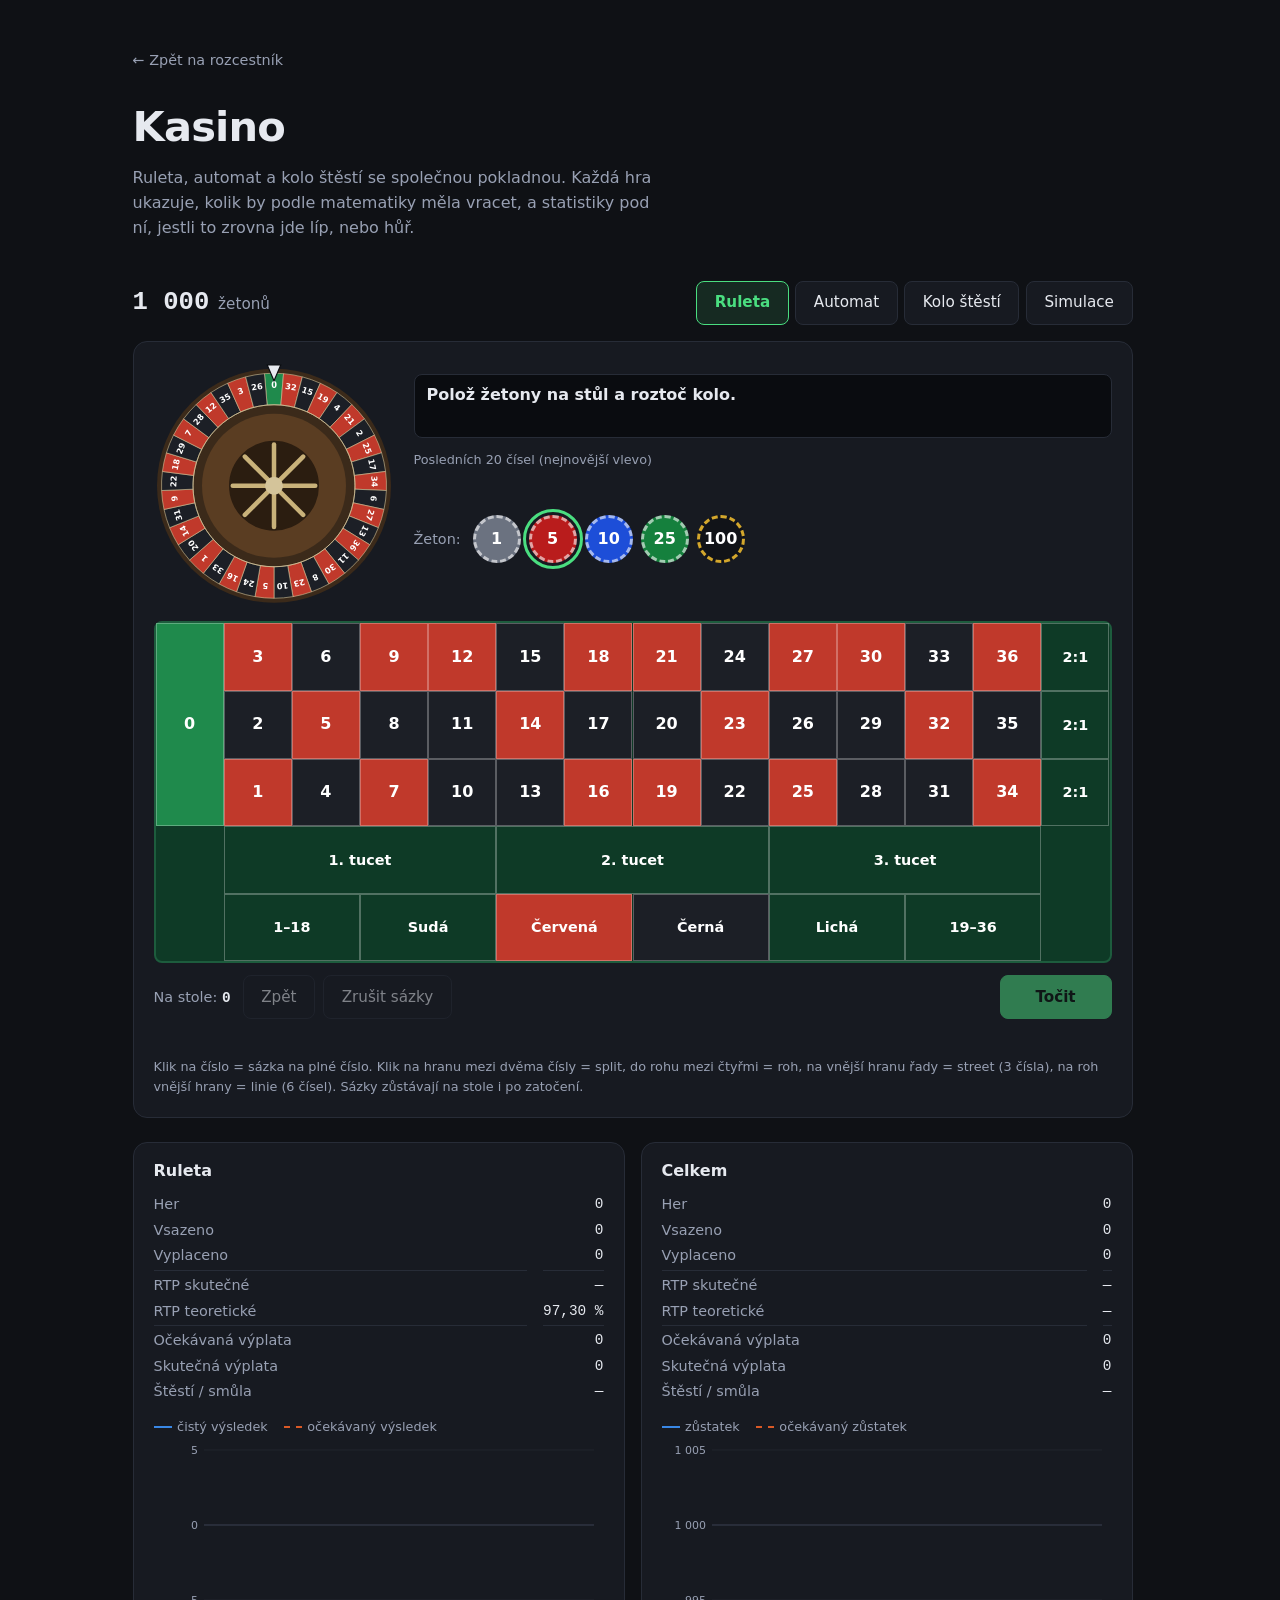
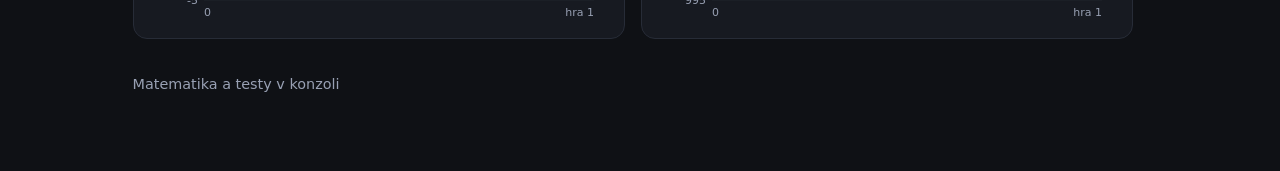
<file: kasino/index.html>
<!DOCTYPE html>
<html lang="cs">
<head>
  <meta charset="utf-8">
  <meta name="viewport" content="width=device-width, initial-scale=1">
  <title>Kasino — Hry v prohlížeči</title>
  <!-- Pojistka pro případ, že se sdílený styl nenačte (jiný server,
       špatný MIME typ, offline). Stránka pak není holý bílý dokument. -->
  <style>
    :root {
      --bg:   #0f1115;
      --text: #e6e9ef;
      --font: system-ui, -apple-system, "Segoe UI", Roboto, "Helvetica Neue", Arial, sans-serif;
    }
    html { color-scheme: dark; background: #0f1115; }
    body {
      margin: 0;
      background: var(--bg);
      color: var(--text);
      font-family: var(--font);
    }
  </style>
  <link rel="stylesheet" href="../shared/style.css">
  <style>
    /* Atribut hidden má jen slabé výchozí display:none a pravidla typu
       .konec { display: flex } ho přebijí — banner konce hry pak svítil
       i s plnou pokladnou. */
    [hidden] { display: none !important; }

    /* Záložka Simulace je kratší než okno; bez rezervy na posuvník
       by celá stránka při přepnutí poskočila do strany. */
    html { scrollbar-gutter: stable; }

    /* Barvy, které jsou jen tady. Do sdílené palety nepatří — sukno
       a červená/černá rulety se nikde jinde ve sbírce nevyskytují. */
    :root {
      --sukno:        #0e3a26;
      --sukno-hrana:  #1d5c3d;
      --r-cervena:    #c0392b;
      --r-cerna:      #1c1f26;
      --r-zelena:     #1f8a4c;

      /* Graf: skutečnost a očekávání. Dva odstíny z ověřené
         kategorické palety (modrá, oranžová) — prošly kontrolou
         barvosleposti proti tmavému povrchu. Očekávání je navíc
         přerušované, takže se řady nerozlišují jen barvou. */
      --graf-skut:    #3987e5;
      --graf-ocek:    #d95926;

      /* Výška jednoho symbolu na válci. Válec ukazuje tři: nad linií,
         na ní a pod ní. */
      --radek: 72px;
    }

    .wrap {
      max-width: 1040px;
      margin-inline: auto;
    }

    /* Mobil: všechno, na co se klepe, má aspoň 44 px. */
    .kasino .btn {
      min-height: 44px;
      min-width: 44px;
      justify-content: center;
    }

    .kasino :disabled { cursor: not-allowed; }

    /* ---------- Hlavička: zůstatek a záložky ---------- */

    .lista {
      display: flex;
      flex-wrap: wrap;
      align-items: center;
      justify-content: space-between;
      gap: 0.75rem 1.5rem;
      margin-bottom: 1rem;
    }

    .kasa {
      color: var(--text-dim);
      font-size: 0.95rem;
    }

    .kasa strong {
      color: var(--text);
      font-family: var(--font-mono);
      font-size: 1.6rem;
      font-variant-numeric: tabular-nums;
      margin-right: 0.25rem;
    }

    .zalozky {
      display: flex;
      flex-wrap: wrap;
      gap: 0.4rem;
    }

    .zalozka[aria-selected="true"] {
      background: var(--accent-soft);
      border-color: var(--accent);
      color: var(--accent);
      font-weight: 600;
    }

    .konec {
      display: flex;
      flex-wrap: wrap;
      align-items: center;
      gap: 0.75rem 1.25rem;
      margin-bottom: 1rem;
      padding: 1rem 1.25rem;
      border: 1px solid var(--danger);
      border-radius: var(--radius);
      background: rgba(224, 83, 61, 0.08);
    }

    .konec p { margin: 0; }

    .panel {
      padding: 1.25rem;
      background: var(--bg-elev);
      border: 1px solid var(--border);
      border-radius: var(--radius);
    }

    /* Výsledek kola. Neutrální vzhled je výchozí; zelený rámeček
       a pulz dostane jen čistý zisk (výplata vyšší než vklad). */
    .vysledek {
      /* Na dva řádky (popis + výsledek), aby ovládání pod ním neposkakovalo. */
      min-height: 4em;
      margin-top: 0.75rem;
      padding: 0.5rem 0.75rem;
      background: var(--board);
      border: 1px solid var(--border);
      border-radius: var(--radius-sm);
      font-weight: 600;
    }

    .vysledek small {
      display: block;
      color: var(--text-dim);
      font-weight: 400;
    }

    .vysledek--vyhra {
      border-color: var(--accent);
      background: var(--accent-soft);
      color: var(--accent);
      animation: vyhra 0.8s ease 2;
    }

    @keyframes vyhra {
      50% { box-shadow: 0 0 0 6px var(--accent-soft); transform: scale(1.02); }
    }

    .hlaska {
      min-height: 1.4em;
      margin: 0.5rem 0 0;
      color: var(--text-dim);
      font-size: 0.9rem;
    }

    .ovladani {
      display: flex;
      flex-wrap: wrap;
      align-items: center;
      gap: 0.5rem;
      margin-top: 0.75rem;
    }

    .ovladani__popis {
      color: var(--text-dim);
      font-size: 0.9rem;
      margin-right: 0.25rem;
    }

    .ovladani__popis strong {
      color: var(--text);
      font-family: var(--font-mono);
    }

    .volba[aria-checked="true"] {
      background: var(--accent-soft);
      border-color: var(--accent);
      color: var(--accent);
      font-weight: 600;
    }

    .tocit { margin-left: auto; min-width: 7rem !important; }

    /* ---------- Ruleta ---------- */

    .ruleta__horni {
      display: grid;
      grid-template-columns: 240px minmax(0, 1fr);
      gap: 1.25rem;
      align-items: start;
    }

    .kolo-svg {
      display: block;
      width: 100%;
      height: auto;
    }

    .rotor {
      transform-box: view-box;
      transform-origin: 0 0;
    }

    .historie {
      display: flex;
      flex-wrap: wrap;
      gap: 4px;
      margin: 0.35rem 0 0;
      padding: 0;
      list-style: none;
      min-height: 28px;
    }

    .historie li {
      display: grid;
      place-items: center;
      width: 28px;
      height: 28px;
      border-radius: 50%;
      color: #fff;
      font-family: var(--font-mono);
      font-size: 0.75rem;
      font-weight: 700;
    }

    .historie li:first-child {
      outline: 2px solid var(--text);
      outline-offset: 1px;
    }

    .nadpisek {
      margin: 0.75rem 0 0;
      color: var(--text-dim);
      font-size: 0.8rem;
    }

    .c-cervena { background: var(--r-cervena); }
    .c-cerna   { background: var(--r-cerna); box-shadow: inset 0 0 0 1px var(--border-hover); }
    .c-zelena  { background: var(--r-zelena); }

    /* Žetony k výběru hodnoty. Barvy jako u skutečných žetonů; hodnota
       je ale vždycky napsaná, barva ji jen doprovází. */
    .zetony {
      display: flex;
      flex-wrap: wrap;
      gap: 0.5rem;
    }

    .zeton-volba {
      width: 48px;
      height: 48px;
      padding: 0;
      border: 3px dashed rgba(255, 255, 255, 0.6);
      border-radius: 50%;
      color: #fff;
      font: inherit;
      font-weight: 700;
      cursor: pointer;
    }

    .zeton-volba[aria-checked="true"] {
      outline: 3px solid var(--accent);
      outline-offset: 3px;
    }

    .zeton-volba:disabled { opacity: 0.5; }

    .z-1   { background: #6b7280; }
    .z-5   { background: #b91c1c; }
    .z-10  { background: #1d4ed8; }
    .z-25  { background: #15803d; }
    .z-100 { background: #111318; border-color: #d4a72c; }

    /* Sázkový stůl. Všechna pole i body pro dělené sázky se umisťují
       absolutně v procentech z logické mřížky 14 × 5 jednotek (nula,
       12 řad čísel, sloupec „2:1“ × tři čísla, tucty, jednoduché
       šance). Na úzkém displeji JS mřížku jen transponuje na 5 × 14. */
    .stul {
      position: relative;
      width: 100%;
      aspect-ratio: 14 / 5;
      margin-top: 1rem;
      background: var(--sukno);
      border: 2px solid var(--sukno-hrana);
      border-radius: var(--radius-sm);
      touch-action: manipulation;
      user-select: none;
      -webkit-user-select: none;
    }

    .stul--svisle {
      aspect-ratio: 5 / 14;
      max-width: 400px;
      margin-inline: auto;
    }

    .stul--zamceno { pointer-events: none; }

    .pole {
      position: absolute;
      display: grid;
      place-items: center;
      padding: 0;
      border: 1px solid rgba(255, 255, 255, 0.28);
      background: transparent;
      color: #fff;
      font: inherit;
      font-size: clamp(0.75rem, 1.7vw, 1rem);
      font-weight: 700;
      cursor: pointer;
    }

    .pole--cervena { background: var(--r-cervena); }
    .pole--cerna   { background: var(--r-cerna); }
    .pole--zelena  { background: var(--r-zelena); }
    .pole--bok     { font-size: clamp(0.7rem, 1.4vw, 0.9rem); font-weight: 600; }

    .stul--svisle .pole--bok { writing-mode: vertical-rl; }

    .pole:hover,
    .pole:focus-visible,
    .pole--nahled {
      box-shadow: inset 0 0 0 3px rgba(255, 255, 255, 0.75);
      outline: none;
    }

    /* Číslo, které padlo. Neutrální bílá — je to údaj, ne oslava. */
    .pole--padlo {
      z-index: 1;
      box-shadow: inset 0 0 0 4px #fff, 0 0 0 2px #fff;
    }

    /* Body pro split, street, roh a linii: průhledné kolečko na hraně
       nebo v rohu mezi čísly. Při najetí se zvýrazní i pokrytá čísla. */
    .bod {
      position: absolute;
      z-index: 2;
      padding: 0;
      border: 0;
      border-radius: 50%;
      background: transparent;
      transform: translate(-50%, -50%);
      cursor: pointer;
    }

    .bod:hover,
    .bod:focus-visible {
      background: rgba(255, 255, 255, 0.4);
      outline: none;
    }

    .zeton {
      position: absolute;
      z-index: 3;
      display: grid;
      place-items: center;
      width: 30px;
      height: 30px;
      border: 2px dashed rgba(255, 255, 255, 0.7);
      border-radius: 50%;
      color: #fff;
      font-family: var(--font-mono);
      font-size: 0.68rem;
      font-weight: 800;
      transform: translate(-50%, -50%);
      pointer-events: none;
      box-shadow: 0 2px 4px rgba(0, 0, 0, 0.5);
    }

    .zeton--vyhral {
      box-shadow: 0 0 0 3px var(--accent), 0 0 12px var(--accent);
    }

    /* ---------- Automat ---------- */

    .automat {
      display: grid;
      grid-template-columns: minmax(0, 1fr) minmax(250px, 320px);
      gap: 1.25rem;
      align-items: start;
    }

    .valce {
      position: relative;
      display: grid;
      grid-template-columns: repeat(3, 1fr);
      gap: 8px;
      padding: 10px;
      background: var(--board);
      border: 1px solid var(--border);
      border-radius: var(--radius);
    }

    .valec {
      position: relative;
      height: calc(var(--radek) * 3);
      overflow: hidden;
      background: #f3efe6;
      border-radius: var(--radius-sm);
    }

    /* Stín nahoře a dole, ať válec vypadá zakulaceně. Symboly nad
       a pod linií zůstávají čitelné — jsou to skuteční sousedé na pásu. */
    .valec::after {
      content: "";
      position: absolute;
      inset: 0;
      background: linear-gradient(rgba(0, 0, 0, 0.35), transparent 30%, transparent 70%, rgba(0, 0, 0, 0.35));
      pointer-events: none;
    }

    .valec__pas { will-change: transform; }

    .symbol {
      display: grid;
      place-items: center;
      height: var(--radek);
    }

    .linie {
      position: absolute;
      left: 4px;
      right: 4px;
      top: calc(10px + var(--radek));
      height: var(--radek);
      border-top: 2px solid rgba(224, 83, 61, 0.7);
      border-bottom: 2px solid rgba(224, 83, 61, 0.7);
      pointer-events: none;
    }

    .valce--vyhra .linie {
      border-color: var(--accent);
      box-shadow: 0 0 14px var(--accent);
      animation: vyhra 0.8s ease 2;
    }

    /* Symboly: sedmička a BAR písmem, ovoce a zvonek emoji, švestka
       vlastní kresbou (emoji pro švestku neexistuje). */
    .sym {
      display: inline-grid;
      place-items: center;
      line-height: 1;
      font-size: calc(var(--radek) * 0.55);
    }

    .sym--sedm {
      color: #d62828;
      font-family: Georgia, "Times New Roman", serif;
      font-weight: 900;
      font-size: calc(var(--radek) * 0.7);
    }

    .sym--bar {
      padding: 0.15em 0.35em;
      border-radius: 4px;
      background: #1c1f26;
      color: #f3efe6;
      font-family: var(--font);
      font-weight: 900;
      font-size: calc(var(--radek) * 0.28);
      letter-spacing: 0.05em;
    }

    .sym svg {
      width: calc(var(--radek) * 0.6);
      height: calc(var(--radek) * 0.6);
    }

    .vyplatni { font-size: 0.9rem; }

    .vyplatni h2 {
      margin: 0 0 0.5rem;
      font-size: 1rem;
    }

    .vyplatni table {
      width: 100%;
      border-collapse: collapse;
    }

    .vyplatni th,
    .vyplatni td {
      padding: 0.3rem 0.4rem;
      border-bottom: 1px solid var(--border);
      text-align: right;
      font-variant-numeric: tabular-nums;
    }

    .vyplatni th { color: var(--text-dim); font-weight: 500; font-size: 0.8rem; }
    .vyplatni th:first-child,
    .vyplatni td:first-child { text-align: left; }

    /* Symboly v tabulce jsou menší a stojí na tmavém podkladu. */
    .vyplatni .kombinace {
      --radek: 30px;
      display: flex;
      gap: 4px;
      align-items: center;
    }

    .vyplatni .kombinace > span {
      display: grid;
      place-items: center;
      width: 30px;
      height: 30px;
      border-radius: 4px;
      background: #f3efe6;
    }

    .vyplatni .cokoli {
      color: #6b7280;
      font-size: 1rem;
      font-weight: 700;
    }

    .radek--vyhra td {
      background: var(--accent-soft);
      color: var(--accent);
    }

    .pozn {
      margin: 0.6rem 0 0;
      color: var(--text-dim);
      font-size: 0.8rem;
    }

    /* ---------- Kolo štěstí ---------- */

    .stesti {
      display: grid;
      grid-template-columns: minmax(0, 380px) minmax(0, 1fr);
      gap: 1.25rem;
      align-items: start;
    }

    .legenda-kola {
      width: 100%;
      border-collapse: collapse;
      font-size: 0.9rem;
    }

    .legenda-kola th,
    .legenda-kola td {
      padding: 0.3rem 0.4rem;
      border-bottom: 1px solid var(--border);
      text-align: right;
      font-variant-numeric: tabular-nums;
    }

    .legenda-kola th { color: var(--text-dim); font-weight: 500; font-size: 0.8rem; }
    .legenda-kola td:first-child,
    .legenda-kola th:first-child { text-align: left; }

    .barvicka {
      display: inline-block;
      width: 14px;
      height: 14px;
      margin-right: 0.4rem;
      border-radius: 3px;
      vertical-align: -2px;
    }

    /* ---------- Statistiky ---------- */

    .statistiky {
      display: grid;
      grid-template-columns: repeat(auto-fit, minmax(300px, 1fr));
      gap: 1rem;
      margin-top: 1.5rem;
    }

    .stat {
      min-width: 0;
      padding: 1rem 1.25rem;
      background: var(--bg-elev);
      border: 1px solid var(--border);
      border-radius: var(--radius);
    }

    .stat h2 {
      margin: 0 0 0.6rem;
      font-size: 1rem;
    }

    .stat dl {
      display: grid;
      grid-template-columns: 1fr auto;
      gap: 0.2rem 1rem;
      margin: 0;
      font-size: 0.9rem;
    }

    .stat dt { color: var(--text-dim); }

    .stat dd {
      margin: 0;
      text-align: right;
      font-family: var(--font-mono);
      font-variant-numeric: tabular-nums;
    }

    .stat .oddel { border-top: 1px solid var(--border); padding-top: 0.2rem; }

    .graf {
      position: relative;
      margin-top: 0.9rem;
    }

    .graf svg {
      display: block;
      width: 100%;
      height: 180px;
      touch-action: pan-y;
    }

    .graf__legenda {
      display: flex;
      flex-wrap: wrap;
      gap: 0.25rem 1rem;
      margin-bottom: 0.3rem;
      color: var(--text-dim);
      font-size: 0.8rem;
    }

    .klic {
      display: inline-block;
      width: 18px;
      margin-right: 0.35rem;
      border-top: 2px solid;
      vertical-align: middle;
    }

    .klic--skut { border-color: var(--graf-skut); }
    .klic--ocek { border-color: var(--graf-ocek); border-top-style: dashed; }

    .tip {
      position: absolute;
      top: 1.6rem;
      z-index: 5;
      padding: 0.35rem 0.55rem;
      background: var(--bg);
      border: 1px solid var(--border-hover);
      border-radius: 6px;
      box-shadow: var(--shadow);
      font-size: 0.78rem;
      white-space: nowrap;
      pointer-events: none;
    }

    .tip div { display: flex; align-items: center; gap: 0.4rem; }
    .tip strong { font-family: var(--font-mono); }
    .tip span { color: var(--text-dim); }

    .vyvojari {
      margin-top: 1.5rem;
      color: var(--text-dim);
      font-size: 0.9rem;
    }

    .vyvojari summary { cursor: pointer; min-height: 44px; display: flex; align-items: center; }

    .vyvojari pre {
      margin: 0.5rem 0 0;
      padding: 0.75rem 1rem;
      background: var(--board);
      border: 1px solid var(--border);
      border-radius: var(--radius-sm);
      font-family: var(--font-mono);
      font-size: 0.85rem;
      overflow-x: auto;
    }

    /* ---------- Simulace ---------- */

    .sim-volby {
      display: grid;
      grid-template-columns: repeat(auto-fit, minmax(170px, 1fr));
      gap: 0.75rem 1rem;
      align-items: end;
    }

    .sim-volby label {
      display: flex;
      flex-direction: column;
      gap: 0.25rem;
      color: var(--text-dim);
      font-size: 0.85rem;
    }

    .sim-volby input,
    .sim-volby select {
      min-height: 44px;
      padding: 0 0.6rem;
      background: var(--board);
      border: 1px solid var(--border);
      border-radius: var(--radius-sm);
      color: var(--text);
      font: inherit;
      font-size: 0.95rem;
    }

    .sim-volby input:focus-visible,
    .sim-volby select:focus-visible { border-color: var(--accent); }

    .sim-tlacitka {
      display: flex;
      flex-wrap: wrap;
      gap: 0.5rem;
      margin-top: 0.9rem;
    }

    .sim-prubeh {
      height: 6px;
      margin-top: 0.9rem;
      overflow: hidden;
      background: var(--board);
      border-radius: 3px;
    }

    .sim-prubeh div {
      width: 0;
      height: 100%;
      background: var(--accent);
    }

    .sim-vysledky {
      display: grid;
      /* Pevně dva sloupce: s auto-fit vznikl na širokém okně třetí,
         prázdný — graf přes celý řádek mu nedovolí se zhroutit. */
      grid-template-columns: repeat(2, minmax(0, 1fr));
      gap: 1rem;
      margin-top: 1rem;
    }

    .sim-vysledky:has(> .martingale[hidden]) > .stat { grid-column: 1 / -1; }

    .sim-vysledky .graf { margin-top: 0; }
    .sim-vysledky .graf svg { height: 300px; }

    .sim-graf-obal { grid-column: 1 / -1; }

    .klic--beh  { border-color: var(--graf-skut); opacity: 0.6; border-top-width: 1px; }
    .klic--krach {
      width: auto;
      border: 0;
      color: #d03b3b;
      font-weight: 800;
    }

    .martingale {
      padding: 0.9rem 1.1rem;
      border: 1px solid var(--border-hover);
      border-left: 3px solid #d03b3b;
      border-radius: var(--radius-sm);
      background: var(--board);
      font-size: 0.92rem;
    }

    .martingale h3 { margin: 0 0 0.4rem; font-size: 0.95rem; }
    .martingale p { margin: 0.4rem 0 0; color: var(--text-dim); }
    .martingale strong { color: var(--text); }

    @media (max-width: 760px) {
      .automat,
      .stesti { grid-template-columns: minmax(0, 1fr); }
      .stesti svg { max-width: 360px; margin-inline: auto; }
    }

    @media (max-width: 640px) {
      :root { --radek: 60px; }
      .ruleta__horni { grid-template-columns: minmax(0, 1fr); }
      .ruleta__kolo { max-width: 240px; margin-inline: auto; }
      .panel { padding: 1rem 0.75rem; }
      .sim-vysledky { grid-template-columns: minmax(0, 1fr); }
    }
  </style>
</head>
<body>
  <div class="wrap kasino">

    <a class="back-link" href="../">← Zpět na rozcestník</a>

    <header class="site-header">
      <h1>Kasino</h1>
      <p>Ruleta, automat a kolo štěstí se společnou pokladnou. Každá hra
         ukazuje, kolik by podle matematiky měla vracet, a statistiky pod
         ní, jestli to zrovna jde líp, nebo hůř.</p>
    </header>

    <main>
      <div class="lista">
        <div class="kasa" aria-live="polite"><strong id="zustatek">1 000</strong> žetonů</div>
        <div class="zalozky" role="tablist" aria-label="Hry">
          <button class="btn zalozka" role="tab" id="tab-ruleta" data-hra="ruleta" aria-controls="panel-ruleta">Ruleta</button>
          <button class="btn zalozka" role="tab" id="tab-automat" data-hra="automat" aria-controls="panel-automat">Automat</button>
          <button class="btn zalozka" role="tab" id="tab-kolo" data-hra="kolo" aria-controls="panel-kolo">Kolo štěstí</button>
          <button class="btn zalozka" role="tab" id="tab-simulace" data-hra="simulace" aria-controls="panel-simulace">Simulace</button>
        </div>
      </div>

      <div class="konec" id="konec" hidden>
        <p><strong>Došly žetony — hra skončila.</strong> Statistiky zůstanou
           vidět, dokud nezačneš znovu.</p>
        <button class="btn btn--primary" id="znovu">Začít znovu</button>
      </div>

      <!-- RULETA -->
      <section class="panel" id="panel-ruleta" role="tabpanel" aria-labelledby="tab-ruleta">
        <div class="ruleta__horni">
          <div class="ruleta__kolo">
            <svg class="kolo-svg" id="ruleta-svg" viewBox="-160 -165 320 325" role="img"
                 aria-label="Ruletové kolo"></svg>
          </div>
          <div>
            <div class="vysledek" id="ruleta-vysledek" aria-live="polite">Polož žetony na stůl a roztoč kolo.</div>
            <p class="nadpisek">Posledních 20 čísel (nejnovější vlevo)</p>
            <ol class="historie" id="ruleta-historie"></ol>
            <div class="ovladani">
              <span class="ovladani__popis">Žeton:</span>
              <div class="zetony" role="radiogroup" aria-label="Hodnota žetonu" id="zetony"></div>
            </div>
          </div>
        </div>

        <div class="stul" id="stul"></div>

        <div class="ovladani">
          <span class="ovladani__popis">Na stole: <strong id="na-stole">0</strong></span>
          <button class="btn" id="ruleta-zpet">Zpět</button>
          <button class="btn" id="ruleta-zrus">Zrušit sázky</button>
          <button class="btn btn--primary tocit" id="ruleta-toc">Točit</button>
        </div>
        <p class="hlaska" id="ruleta-hlaska"></p>
        <p class="pozn">Klik na číslo = sázka na plné číslo. Klik na hranu mezi
           dvěma čísly = split, do rohu mezi čtyřmi = roh, na vnější hranu řady
           = street (3 čísla), na roh vnější hrany = linie (6 čísel). Sázky
           zůstávají na stole i po zatočení.</p>
      </section>

      <!-- AUTOMAT -->
      <section class="panel" id="panel-automat" role="tabpanel" aria-labelledby="tab-automat" hidden>
        <div class="automat">
          <div>
            <div class="valce" id="valce">
              <div class="linie" aria-hidden="true"></div>
            </div>
            <div class="vysledek" id="automat-vysledek" aria-live="polite">Zvol sázku a zatoč.</div>
            <div class="ovladani">
              <span class="ovladani__popis">Sázka:</span>
              <div class="zetony" role="radiogroup" aria-label="Sázka na automatu" id="automat-sazky"></div>
              <button class="btn btn--primary tocit" id="automat-toc">Točit</button>
            </div>
            <p class="hlaska" id="automat-hlaska"></p>
          </div>
          <aside class="vyplatni">
            <h2>Výplatní tabulka</h2>
            <table>
              <thead><tr><th>Na linii</th><th>×</th><th>Výhra</th></tr></thead>
              <tbody id="vyplatni"></tbody>
            </table>
            <p class="pozn" id="automat-pozn"></p>
          </aside>
        </div>
      </section>

      <!-- KOLO ŠTĚSTÍ -->
      <section class="panel" id="panel-kolo" role="tabpanel" aria-labelledby="tab-kolo" hidden>
        <div class="stesti">
          <svg class="kolo-svg" id="kolo-svg" viewBox="-160 -165 320 325" role="img"
               aria-label="Kolo štěstí"></svg>
          <div>
            <div class="vysledek" id="kolo-vysledek" aria-live="polite" style="margin-top:0">Zvol sázku a roztoč kolo.</div>
            <div class="ovladani">
              <span class="ovladani__popis">Sázka:</span>
              <div class="zetony" role="radiogroup" aria-label="Sázka na kole" id="kolo-sazky"></div>
              <button class="btn btn--primary tocit" id="kolo-toc">Točit</button>
            </div>
            <p class="hlaska" id="kolo-hlaska"></p>
            <table class="legenda-kola">
              <thead><tr><th>Násobek</th><th>Výsečí</th><th>Podíl obvodu = pravděpodobnost</th></tr></thead>
              <tbody id="kolo-legenda"></tbody>
            </table>
            <p class="pozn">Velikost každé výseče odpovídá přesně její
               pravděpodobnosti. Sázky jsou sudé, aby násobek 0,5 dal vždy
               celý žeton.</p>
          </div>
        </div>
      </section>

      <!-- SIMULACE — hraje naoko, zůstatku ani statistik se nedotkne -->
      <section class="panel" id="panel-simulace" role="tabpanel" aria-labelledby="tab-simulace" hidden>
        <p class="pozn" style="margin-top:0">Simulace nehraje o tvoje žetony: nepoužívá zůstatek
           ani statistiky. Pustí 50 nezávislých hráčů se stejnou strategií a ukáže,
           jak dopadli.</p>
        <form id="sim-form" novalidate>
          <div class="sim-volby">
            <label>Hra
              <select id="sim-hra">
                <option value="ruleta">Ruleta (červená)</option>
                <option value="automat">Automat</option>
                <option value="kolo">Kolo štěstí</option>
              </select>
            </label>
            <label>Strategie
              <select id="sim-strategie">
                <option value="plocha">Plochá sázka</option>
                <option value="martingale">Martingale</option>
                <option value="dalembert">D'Alembert</option>
              </select>
            </label>
            <label>Počet kol (100–100 000)
              <input id="sim-kol" type="number" inputmode="numeric" min="100" max="100000" step="1" value="1000">
            </label>
            <label>Počáteční kapitál
              <input id="sim-kapital" type="number" inputmode="numeric" min="1" step="1" value="1000">
            </label>
            <label>Základní sázka
              <input id="sim-sazka" type="number" inputmode="numeric" min="1" step="1" value="10">
            </label>
            <label>Semínko
              <input id="sim-seminko" type="number" inputmode="numeric" min="0" step="1">
            </label>
          </div>
          <div class="sim-tlacitka">
            <button class="btn btn--primary" type="submit" id="sim-start">Spustit 50 běhů</button>
            <button class="btn" type="button" id="sim-stop" disabled>Zastavit</button>
            <button class="btn" type="button" id="sim-nove-seminko">Nové semínko</button>
          </div>
        </form>
        <p class="hlaska" id="sim-hlaska"></p>
        <p class="pozn" id="sim-popis-strategie"></p>
        <div class="sim-prubeh" aria-hidden="true"><div id="sim-pruh"></div></div>

        <div class="sim-vysledky" id="sim-vysledky" hidden>
          <div class="graf sim-graf-obal" id="sim-graf">
            <div class="graf__legenda">
              <span><span class="klic klic--beh"></span>jeden běh (50×)</span>
              <span><span class="klic klic--ocek"></span>očekávaná hodnota</span>
              <span><span class="klic klic--krach">×</span>krach</span>
            </div>
            <svg aria-label="Kapitál padesáti běhů v čase proti očekávané hodnotě"></svg>
            <div class="tip" hidden></div>
          </div>
          <div class="stat">
            <h2>Souhrn 50 běhů</h2>
            <dl id="sim-souhrn"></dl>
            <p class="pozn">Očekávaná hodnota = počáteční kapitál − výhoda podniku × průměrně
               vsazeno. Platí pro každou strategii, protože každá jednotlivá sázka má
               stejnou výhodu. U ploché sázky bez krachu je vsazeno pevné a čára je
               přímka; u progresivních strategií se vsazené bere z těchto 50 běhů,
               takže je to odhad a nese stejný šum jako běhy samotné.</p>
          </div>
          <div class="martingale" id="sim-martingale" hidden></div>
        </div>
      </section>

      <!-- STATISTIKY -->
      <section class="statistiky" id="statistiky" aria-label="Statistiky">
        <div class="stat">
          <h2 id="stat-hra-nadpis">Ruleta</h2>
          <dl id="stat-hra"></dl>
          <div class="graf" id="graf-hra">
            <div class="graf__legenda">
              <span><span class="klic klic--skut"></span>čistý výsledek</span>
              <span><span class="klic klic--ocek"></span>očekávaný výsledek</span>
            </div>
            <svg aria-label="Čistý výsledek hry v čase proti očekávanému"></svg>
            <div class="tip" hidden></div>
          </div>
        </div>
        <div class="stat">
          <h2>Celkem</h2>
          <dl id="stat-celkem"></dl>
          <div class="graf" id="graf-celkem">
            <div class="graf__legenda">
              <span><span class="klic klic--skut"></span>zůstatek</span>
              <span><span class="klic klic--ocek"></span>očekávaný zůstatek</span>
            </div>
            <svg aria-label="Zůstatek v čase proti očekávanému"></svg>
            <div class="tip" hidden></div>
          </div>
        </div>
      </section>

      <details class="vyvojari">
        <summary>Matematika a testy v konzoli</summary>
<pre>kasinoTesty()                  // teorie + simulace 10 milionů kol každé hry
kasinoTesty({ kol: 1e6 })      // rychlejší
kasinoTesty({ seminko: 42 })   // jiný, ale opakovatelný běh
kasino.ruleta.vyhodnotSazku('split', [17, 20], 17)   // → 18</pre>
      </details>
    </main>

  </div>

<script>
(function () {
  'use strict';

  /* ===============================================================
     GENERÁTOR NÁHODNÝCH ČÍSEL
     ---------------------------------------------------------------
     xorshift128 (Marsaglia 2003): čtyři 32bitová slova stavu, perioda
     2^128 − 1. Pro hru to stačí s rezervou a hlavně jde nastavit
     semínkem: stejné semínko dá stejný běh, takže test, který jednou
     prošel, projde i příště a chyba se dá zopakovat.

     Semínko (jedno číslo) se na čtyři slova stavu rozfouká přes
     splitmix32. Kdyby šlo rovnou do x a zbytek byl nula, prvních pár
     desítek výstupů by bylo zjevně nenáhodných — xorshift se z „řídkého“
     stavu vzpamatovává pomalu.
     =============================================================== */

  var DVA_NA_32 = 4294967296;

  function Nahoda(seminko) {
    if (!(this instanceof Nahoda)) return new Nahoda(seminko);
    this.nastav(seminko === undefined ? 1 : seminko);
  }

  Nahoda.prototype.nastav = function (seminko) {
    var s = seminko >>> 0;
    function splitmix32() {
      s = (s + 0x9e3779b9) | 0;
      var z = s;
      z = Math.imul(z ^ (z >>> 16), 0x85ebca6b);
      z = Math.imul(z ^ (z >>> 13), 0xc2b2ae35);
      return (z ^ (z >>> 16)) | 0;
    }
    this.seminko = seminko >>> 0;
    this.nastavStav(splitmix32(), splitmix32(), splitmix32(), splitmix32());
    return this;
  };

  /* Přímé nastavení stavu. Potřebuje ho hlavně test proti známé
     posloupnosti z Marsagliova článku. Nulový stav je jediný zakázaný
     — xorshift by z něj vydával samé nuly navždy. */
  Nahoda.prototype.nastavStav = function (x, y, z, w) {
    this.x = x | 0; this.y = y | 0; this.z = z | 0; this.w = w | 0;
    if ((this.x | this.y | this.z | this.w) === 0) this.w = 1;
    return this;
  };

  /* Další 32bitové číslo bez znaménka, 0 … 2^32 − 1. */
  Nahoda.prototype.dalsi = function () {
    var t = this.x ^ (this.x << 11);
    this.x = this.y;
    this.y = this.z;
    this.z = this.w;
    this.w = (this.w ^ (this.w >>> 19)) ^ (t ^ (t >>> 8));
    return this.w >>> 0;
  };

  /* Rovnoměrné celé číslo 0 … n − 1, bez modulo bias.

     Holé  dalsi() % n  je zkreslené, kdykoli n nedělí 2^32: zbytek
     2^32 mod n hodnot na začátku rozsahu má o jednu šanci víc. U n = 37
     je to zanedbatelných 1 : 116 milionům, ale u velkého n (třeba tři
     miliardy) padá dolní třetina rozsahu dvakrát častěji. Proto se
     horní neúplný „pruh“ zahodí a táhne se znovu. Průměrně se táhne
     méně než dvakrát i v nejhorším případě (n = 2^31 + 1). */
  Nahoda.prototype.cele = function (n) {
    if (!(n >= 1 && n <= DVA_NA_32 && n === Math.floor(n))) {
      throw new RangeError('cele(n): n musí být celé číslo 1 … 2^32, ne ' + n);
    }
    var limit = DVA_NA_32 - DVA_NA_32 % n;
    var r;
    do { r = this.dalsi(); } while (r >= limit);
    return r % n;
  };

  /* Rovnoměrné celé číslo min … max včetně obou mezí. */
  Nahoda.prototype.rozsah = function (min, max) {
    return min + this.cele(max - min + 1);
  };

  /* Desetinné číslo z [0, 1) s plnými 53 bity — pro animace a podobně,
     do výsledků her se nemíchá. */
  Nahoda.prototype.desetinne = function () {
    var a = this.dalsi() >>> 5, b = this.dalsi() >>> 6;
    return (a * 67108864 + b) / 9007199254740992;
  };

  /* Vážený výběr: index i s pravděpodobností vahy[i] / součet.
     Váhy jsou celá čísla, takže to je přesně cele(součet) a pohled do
     kumulativní tabulky — žádné zaokrouhlování desetinných vah. */
  function vazenaTabulka(vahy) {
    var tab = [];
    vahy.forEach(function (v, i) {
      if (!(v >= 1 && v === Math.floor(v))) {
        throw new RangeError('Váha musí být kladné celé číslo, ne ' + v);
      }
      for (var k = 0; k < v; k++) tab.push(i);
    });
    return tab;
  }

  /* ===============================================================
     STATISTIKA ROZDĚLENÍ VÝPLATY
     ---------------------------------------------------------------
     Všechny hry se převedou na totéž: seznam možných výsledků
     { p, x }, kde p je pravděpodobnost a x hrubá výplata na jednotku
     vkladu (vklad v ní JE započtený, prohra = 0). Pak
       RTP        = E[x]
       výhoda     = 1 − RTP
       rozptyl    = E[x²] − E[x]²
     Rozptyl hrubé a čisté výplaty je stejný (liší se o konstantu 1).
     =============================================================== */

  function statistika(vysledky) {
    var e = 0, e2 = 0, sumaP = 0, trefa = 0;
    vysledky.forEach(function (v) {
      e += v.p * v.x;
      e2 += v.p * v.x * v.x;
      sumaP += v.p;
      if (v.x > 0) trefa += v.p;
    });
    var rozptyl = e2 - e * e;
    return {
      rtp: e,
      vyhoda: 1 - e,
      rozptyl: rozptyl,
      sd: Math.sqrt(rozptyl),
      trefa: trefa,          // pravděpodobnost, že se vůbec něco vyplatí
      sumaP: sumaP           // kontrola: má být 1
    };
  }

  function nsd(a, b) { while (b) { var t = a % b; a = b; b = t; } return a; }

  /* ===============================================================
     RULETA (evropská, jedna nula)
     =============================================================== */

  /* Čísla po obvodu kola po směru hodinových ručiček, od nuly.
     Rozložení není sekvenční — sousedé na kole se na stole střídají
     barvou, sudostí i polovinou. Simulace točí kapsu na kole, ne
     číslo, aby ji šlo později napojit na animaci kola. */
  var KOLO = [
    0, 32, 15, 19, 4, 21, 2, 25, 17, 34, 6, 27, 13, 36, 11, 30, 8, 23, 10, 5, 24, 16,
    33, 1, 20, 14, 31, 9, 22, 18, 29, 7, 28, 12, 35, 3, 26
  ];

  var CERVENA = [1, 3, 5, 7, 9, 12, 14, 16, 18, 19, 21, 23, 25, 27, 30, 32, 34, 36];
  var jeCervena = [];
  (function () {
    for (var n = 0; n <= 36; n++) jeCervena[n] = false;
    CERVENA.forEach(function (n) { jeCervena[n] = true; });
  })();

  function barva(n) {
    if (n === 0) return 'zelena';
    return jeCervena[n] ? 'cervena' : 'cerna';
  }

  /* Výplata X:1 — kolik se vyhraje navíc k vrácenému vkladu. Všechny
     odpovídají vzorci 36/k − 1 (k = počet pokrytých čísel), a proto
     mají všechny sázky stejnou výhodu podniku 1/37 = 2.70 %.
     Objekt se čte až při vyhodnocení, takže ho test může dočasně
     pokazit a ověřit, že si toho všimne. */
  var VYPLATY = {
    plne:       35,   // 1 číslo
    split:      17,   // 2 sousední čísla
    stred:      11,   // 3 čísla v řadě (street), taky 0-1-2 a 0-2-3
    roh:         8,   // 4 čísla ve čtverci, taky 0-1-2-3
    linie:       5,   // 6 čísel, dvě sousední řady
    tucet:       2,   // 1–12, 13–24, 25–36
    sloupec:     2,   // 12 čísel ve sloupci stolu
    jednoducha:  1    // červená, černá, sudá, lichá, 1–18, 19–36
  };

  /* Stůl: čísla 1–36 ve 12 řadách po třech. Číslo n leží v řadě
     (n − 1) / 3 a ve sloupci (n − 1) % 3; nula je nad prvními třemi. */
  function radaCisla(n) { return Math.floor((n - 1) / 3); }
  function sloupecCisla(n) { return (n - 1) % 3; }

  function cislaOd(a, b) {
    var r = [];
    for (var n = a; n <= b; n++) r.push(n);
    return r;
  }

  var JEDNODUCHE = {
    cervena: CERVENA.slice(),
    cerna:   cislaOd(1, 36).filter(function (n) { return !jeCervena[n]; }),
    suda:    cislaOd(1, 36).filter(function (n) { return n % 2 === 0; }),
    licha:   cislaOd(1, 36).filter(function (n) { return n % 2 === 1; }),
    mala:    cislaOd(1, 18),
    velka:   cislaOd(19, 36)
  };

  function tucetCisla(k) { return cislaOd(12 * (k - 1) + 1, 12 * k); }
  function sloupecStolu(k) {
    return cislaOd(1, 36).filter(function (n) { return sloupecCisla(n) === k - 1; });
  }

  /* Úplný výčet všech platných sázek každého typu. Slouží dvakrát:
     vyhodnotSazku podle něj odmítne nesmysl (split 1 + 5 neexistuje)
     a test výhody podniku projde opravdu každou sázku, ne jednu
     vzorovou. */
  var PLATNE = (function () {
    var s = { plne: [], split: [], stred: [], roh: [], linie: [], tucet: [], sloupec: [], jednoducha: [] };
    var n, r, k;

    for (n = 0; n <= 36; n++) s.plne.push([n]);

    for (n = 1; n <= 36; n++) {
      if (sloupecCisla(n) < 2) s.split.push([n, n + 1]);      // vedle sebe
      if (n <= 33)            s.split.push([n, n + 3]);        // pod sebou
    }
    s.split.push([0, 1], [0, 2], [0, 3]);

    for (r = 0; r < 12; r++) s.stred.push([3 * r + 1, 3 * r + 2, 3 * r + 3]);
    s.stred.push([0, 1, 2], [0, 2, 3]);

    for (n = 1; n <= 32; n++) {
      if (sloupecCisla(n) < 2) s.roh.push([n, n + 1, n + 3, n + 4]);
    }
    s.roh.push([0, 1, 2, 3]);

    for (r = 0; r < 11; r++) s.linie.push(cislaOd(3 * r + 1, 3 * r + 6));

    for (k = 1; k <= 3; k++) {
      s.tucet.push(tucetCisla(k));
      s.sloupec.push(sloupecStolu(k));
    }

    Object.keys(JEDNODUCHE).forEach(function (j) { s.jednoducha.push(JEDNODUCHE[j]); });
    return s;
  })();

  function klicSazky(cisla) {
    return cisla.slice().sort(function (a, b) { return a - b; }).join(',');
  }

  var PLATNE_KLICE = {};
  Object.keys(PLATNE).forEach(function (typ) {
    PLATNE_KLICE[typ] = {};
    PLATNE[typ].forEach(function (c) { PLATNE_KLICE[typ][klicSazky(c)] = true; });
  });

  /* Pohodlné zápisy: tucet a sloupec číslem 1–3, jednoduchá šance
     jménem ('cervena', 'suda', 'mala' …), plné číslo holým číslem.
     Jinak pole pokrytých čísel v libovolném pořadí. */
  function overSazku(typ, cisla) {
    if (!Object.prototype.hasOwnProperty.call(VYPLATY, typ)) {
      throw new Error('Neznámý typ sázky: ' + typ);
    }
    if (typ === 'jednoducha' && typeof cisla === 'string') {
      if (!Object.prototype.hasOwnProperty.call(JEDNODUCHE, cisla)) {
        throw new Error('Neznámá jednoduchá šance: ' + cisla);
      }
      cisla = JEDNODUCHE[cisla];
    } else if ((typ === 'tucet' || typ === 'sloupec') && typeof cisla === 'number') {
      if (cisla !== 1 && cisla !== 2 && cisla !== 3) throw new Error(typ + ' musí být 1, 2 nebo 3');
      cisla = typ === 'tucet' ? tucetCisla(cisla) : sloupecStolu(cisla);
    } else if (typeof cisla === 'number') {
      cisla = [cisla];
    }
    if (!Array.isArray(cisla) || !PLATNE_KLICE[typ][klicSazky(cisla)]) {
      throw new Error('Neplatná sázka ' + typ + ': ' + JSON.stringify(cisla));
    }
    return cisla;
  }

  /* Hrubá výplata sázky: vklad × (X + 1), když padlo pokryté číslo,
     jinak 0. Vrácený vklad je v čísle započtený — plné číslo
     s vkladem 1 tedy při výhře vrátí 36, ne 35. Nula prohrává
     i jednoduché šance (bez „la partage“, jinak by u nich výhoda
     podniku klesla na polovinu). */
  function vyhodnotSazku(typ, cisla, vysledek, vklad) {
    var c = overSazku(typ, cisla);
    if (!(vysledek >= 0 && vysledek <= 36 && vysledek === Math.floor(vysledek))) {
      throw new RangeError('Výsledek rulety musí být 0 … 36, ne ' + vysledek);
    }
    if (vklad === undefined) vklad = 1;
    return c.indexOf(vysledek) >= 0 ? vklad * (VYPLATY[typ] + 1) : 0;
  }

  /* Jedno zatočení: rovnoměrně náhodná kapsa kola. */
  function zatocRuletou(nahoda) {
    var kapsa = nahoda.cele(KOLO.length);
    return { kapsa: kapsa, cislo: KOLO[kapsa], barva: barva(KOLO[kapsa]) };
  }

  /* Pravděpodobnost každého čísla se počítá z kola, ne dosazením
     1/37: kdyby v poli KOLO nějaké číslo chybělo nebo bylo dvakrát,
     projeví se to v RTP. */
  function pravdepodobnostiRulety() {
    var p = [];
    for (var n = 0; n <= 36; n++) p[n] = 0;
    KOLO.forEach(function (n) { p[n] += 1 / KOLO.length; });
    return p;
  }

  function rozborSazky(typ, cisla) {
    var p = pravdepodobnostiRulety();
    var vysledky = [];
    for (var n = 0; n <= 36; n++) vysledky.push({ p: p[n], x: vyhodnotSazku(typ, cisla, n) });
    return statistika(vysledky);
  }

  /* ===============================================================
     AUTOMAT (tři válce, jedna výherní linie)
     ---------------------------------------------------------------
     Každý válec je pás zastavení; každé zastavení nese symbol a váhu.
     Váha je počet „virtuálních“ pozic, které na to zastavení míří:
     pás má 42–44 zastavení, ale sedmička na linii padá jen v 1 ze 64
     případů. Na výherní linii leží symbol, na kterém se válec zastavil,
     a nad ní a pod ní jeho skuteční sousedé na pásu.

     Bez near-missu: každý neprázdný symbol sousedí jen s prázdnou
     pozicí o váze 1. Díky tomu se žádný symbol neukáže těsně nad nebo
     pod linií častěji než dvakrát tolik, co na ní — a dvojnásobek je
     přesně to, co dá pás se všemi vahami stejnými (dva sousedé proti
     jedné linii). Ověřuje to kasinoTesty(), sekce automat.
     Těžší prázdné pozice (váha 3) leží uprostřed mezer, daleko od
     symbolů. Pásy vyhledal skript, který hlídal souhrnné váhy symbolů
     (ty určují RTP) a právě tenhle poměr.
     =============================================================== */

  var SYMBOLY = {
    sedm:    '7',
    bar:     'BAR',
    zvonek:  'zvonek',
    svestka: 'švestka',
    citron:  'citron',
    tresen:  'třešeň',
    prazdne: '—'
  };

  var VALCE = [
    [
      ['svestka', 3], ['prazdne', 1], ['prazdne', 1], ['tresen', 3], ['prazdne', 1],
      ['prazdne', 1], ['bar', 1], ['prazdne', 1], ['prazdne', 1], ['zvonek', 2],
      ['prazdne', 1], ['citron', 3], ['prazdne', 1], ['svestka', 2], ['prazdne', 1],
      ['bar', 1], ['prazdne', 1], ['tresen', 3], ['prazdne', 1], ['prazdne', 1],
      ['citron', 3], ['prazdne', 1], ['zvonek', 2], ['prazdne', 1], ['prazdne', 1],
      ['prazdne', 1], ['bar', 1], ['prazdne', 1], ['prazdne', 3], ['prazdne', 1],
      ['tresen', 3], ['prazdne', 1], ['zvonek', 1], ['prazdne', 1], ['tresen', 3],
      ['prazdne', 1], ['svestka', 2], ['prazdne', 1], ['sedm', 1], ['prazdne', 1],
      ['citron', 3], ['prazdne', 1]
    ],
    [
      ['citron', 3], ['prazdne', 1], ['zvonek', 2], ['prazdne', 1], ['bar', 1],
      ['prazdne', 1], ['tresen', 3], ['prazdne', 1], ['prazdne', 1], ['prazdne', 1],
      ['bar', 1], ['prazdne', 1], ['svestka', 3], ['prazdne', 1], ['tresen', 3],
      ['prazdne', 1], ['citron', 3], ['prazdne', 1], ['zvonek', 2], ['prazdne', 1],
      ['bar', 1], ['prazdne', 1], ['svestka', 2], ['prazdne', 1], ['prazdne', 1],
      ['tresen', 2], ['prazdne', 1], ['svestka', 2], ['prazdne', 1], ['prazdne', 3],
      ['prazdne', 1], ['citron', 3], ['prazdne', 1], ['prazdne', 3], ['prazdne', 1],
      ['tresen', 2], ['prazdne', 1], ['sedm', 1], ['prazdne', 1], ['zvonek', 1],
      ['prazdne', 1], ['prazdne', 1]
    ],
    [
      ['citron', 3], ['prazdne', 1], ['zvonek', 2], ['prazdne', 1], ['prazdne', 1],
      ['bar', 1], ['prazdne', 1], ['tresen', 2], ['prazdne', 1], ['prazdne', 1],
      ['prazdne', 1], ['bar', 1], ['prazdne', 1], ['svestka', 3], ['prazdne', 1],
      ['tresen', 2], ['prazdne', 1], ['citron', 3], ['prazdne', 1], ['zvonek', 2],
      ['prazdne', 1], ['bar', 1], ['prazdne', 1], ['svestka', 2], ['prazdne', 1],
      ['prazdne', 1], ['tresen', 2], ['prazdne', 1], ['svestka', 2], ['prazdne', 1],
      ['prazdne', 3], ['prazdne', 1], ['citron', 3], ['prazdne', 1], ['prazdne', 3],
      ['prazdne', 1], ['tresen', 2], ['prazdne', 1], ['prazdne', 1], ['sedm', 1],
      ['prazdne', 1], ['zvonek', 1], ['prazdne', 1], ['prazdne', 1]
    ]
  ];

  /* Výplatní tabulka: vzor na linii → násobek sázky (hrubá výplata,
     vklad se nevrací zvlášť). Vzory se zkoušejí shora a platí první,
     který sedí — tři třešně tedy vyplatí 20, ne ještě 8 a 3 navíc.
     '*' znamená libovolný symbol; třešně se počítají zleva. */
  var VYPLATNI_TABULKA = [
    { vzor: ['sedm', 'sedm', 'sedm'],          nasobek: 1000 },
    { vzor: ['bar', 'bar', 'bar'],             nasobek: 200 },
    { vzor: ['zvonek', 'zvonek', 'zvonek'],    nasobek: 100 },
    { vzor: ['svestka', 'svestka', 'svestka'], nasobek: 50 },
    { vzor: ['citron', 'citron', 'citron'],    nasobek: 25 },
    { vzor: ['tresen', 'tresen', 'tresen'],    nasobek: 20 },
    { vzor: ['tresen', 'tresen', '*'],         nasobek: 8 },
    { vzor: ['tresen', '*', '*'],              nasobek: 3 }
  ];

  /* Index řádku výplatní tabulky, který na linii padl, nebo −1. */
  function radekLinie(a, b, c) {
    var linie = [a, b, c];
    for (var i = 0; i < VYPLATNI_TABULKA.length; i++) {
      var vzor = VYPLATNI_TABULKA[i].vzor, sedi = true;
      for (var k = 0; k < 3 && sedi; k++) {
        if (vzor[k] !== '*' && vzor[k] !== linie[k]) sedi = false;
      }
      if (sedi) return i;
    }
    return -1;
  }

  function vyhodnotLinii(a, b, c) {
    var i = radekLinie(a, b, c);
    return i < 0 ? 0 : VYPLATNI_TABULKA[i].nasobek;
  }

  var vahyValcu = VALCE.map(function (pas) { return pas.map(function (z) { return z[1]; }); });
  var tabulkyValcu = vahyValcu.map(vazenaTabulka);

  /* Jedno zatočení: každý válec se zastaví na váženě náhodném místě
     pásu. Vrací indexy zastavení (pro budoucí animaci) i symboly. */
  function zatocAutomatem(nahoda) {
    var zastaveni = tabulkyValcu.map(function (tab) { return tab[nahoda.cele(tab.length)]; });
    var symboly = zastaveni.map(function (z, v) { return VALCE[v][z][0]; });
    return {
      zastaveni: zastaveni,
      symboly: symboly,
      vyplata: vyhodnotLinii(symboly[0], symboly[1], symboly[2])
    };
  }

  /* Analytické RTP. Váhy se na každém válci sečtou po symbolech
     (na pásu je třešeň na několika místech) a pak se projdou všechny
     trojice symbolů — 7³ = 343 případů místo 36·36·35 zastavení.
     Počítá se v celých číslech: čitatel = Σ w₁·w₂·w₃·násobek,
     jmenovatel = W₁·W₂·W₃. Výsledek je tak přesný zlomek, žádná
     simulace ani zaokrouhlování. */
  function rozborAutomatu() {
    var souhrny = VALCE.map(function (pas) {
      var vahy = {}, celkem = 0;
      pas.forEach(function (z) {
        vahy[z[0]] = (vahy[z[0]] || 0) + z[1];
        celkem += z[1];
      });
      return { vahy: vahy, celkem: celkem, symboly: Object.keys(vahy) };
    });

    var jmenovatel = souhrny[0].celkem * souhrny[1].celkem * souhrny[2].celkem;
    var citatel = 0, citatel2 = 0, trefCitatel = 0;
    var poRadcich = VYPLATNI_TABULKA.map(function () { return 0; });

    souhrny[0].symboly.forEach(function (a) {
      souhrny[1].symboly.forEach(function (b) {
        souhrny[2].symboly.forEach(function (c) {
          var w = souhrny[0].vahy[a] * souhrny[1].vahy[b] * souhrny[2].vahy[c];
          var i = radekLinie(a, b, c);
          if (i < 0) return;
          var x = VYPLATNI_TABULKA[i].nasobek;
          poRadcich[i] += w;
          citatel += w * x;
          citatel2 += w * x * x;
          trefCitatel += w;
        });
      });
    });

    var rtp = citatel / jmenovatel;
    var e2 = citatel2 / jmenovatel;
    var d = nsd(citatel, jmenovatel);
    return {
      rtp: rtp,
      vyhoda: 1 - rtp,
      zlomek: (citatel / d) + '/' + (jmenovatel / d),
      citatel: citatel,
      jmenovatel: jmenovatel,
      rozptyl: e2 - rtp * rtp,
      sd: Math.sqrt(e2 - rtp * rtp),
      trefa: trefCitatel / jmenovatel,
      vahyValcu: souhrny.map(function (s) { return s.vahy; }),
      radky: VYPLATNI_TABULKA.map(function (r, i) {
        return {
          vzor: r.vzor,
          nasobek: r.nasobek,
          pocet: poRadcich[i],                 // z jmenovatel stejně pravděpodobných
          p: poRadcich[i] / jmenovatel,
          podilRtp: poRadcich[i] * r.nasobek / jmenovatel
        };
      })
    };
  }

  /* Kontrola near-missu: pro každý válec a symbol srovná, jak často
     je symbol vidět těsně nad nebo pod linií (součet vah sousedních
     zastavení), s tím, jak často padne na linii (jeho vlastní váha).
     Pás se všemi vahami stejnými dá přesně 2; víc by znamenalo, že
     pás symbol ukazuje „skoro“ častěji, než ho doopravdy dává. */
  function blizkostLinie() {
    return VALCE.map(function (pas) {
      var naLinii = {}, vedle = {}, n = pas.length;
      pas.forEach(function (z, i) {
        if (z[0] === 'prazdne') return;
        naLinii[z[0]] = (naLinii[z[0]] || 0) + z[1];
        vedle[z[0]] = (vedle[z[0]] || 0) + pas[(i + n - 1) % n][1] + pas[(i + 1) % n][1];
      });
      var pomery = {};
      Object.keys(naLinii).forEach(function (s) { pomery[s] = vedle[s] / naLinii[s]; });
      return pomery;
    });
  }

  /* ===============================================================
     KOLO ŠTĚSTÍ
     ---------------------------------------------------------------
     Výseče po obvodu kola. Váha je úhlová velikost výseče v jednotkách
     (součet 100, tedy procenta obvodu). Násobek je hrubá výplata na
     jednotku vkladu: 0 = vklad propadne, 1 = vrátí se, 0.5 = polovina.
     Pořadí výsečí je jen kvůli budoucímu vykreslení, na
     pravděpodobnosti nemá vliv.
     =============================================================== */

  var VYSECE = [
    { nasobek: 0,   vaha: 9 }, { nasobek: 1,   vaha: 4 }, { nasobek: 0.5, vaha: 3 },
    { nasobek: 2,   vaha: 2 }, { nasobek: 0,   vaha: 9 }, { nasobek: 20,  vaha: 1 },
    { nasobek: 0,   vaha: 9 }, { nasobek: 1.5, vaha: 3 }, { nasobek: 1,   vaha: 4 },
    { nasobek: 3,   vaha: 2 }, { nasobek: 0,   vaha: 9 }, { nasobek: 0.5, vaha: 3 },
    { nasobek: 5,   vaha: 1 }, { nasobek: 2,   vaha: 3 }, { nasobek: 0,   vaha: 8 },
    { nasobek: 1,   vaha: 4 }, { nasobek: 0.5, vaha: 3 }, { nasobek: 10,  vaha: 1 },
    { nasobek: 1.5, vaha: 3 }, { nasobek: 0,   vaha: 8 }, { nasobek: 2,   vaha: 2 },
    { nasobek: 3,   vaha: 2 }, { nasobek: 0.5, vaha: 3 }, { nasobek: 5,   vaha: 1 },
    { nasobek: 1,   vaha: 3 }
  ];

  var tabulkaKola = vazenaTabulka(VYSECE.map(function (v) { return v.vaha; }));

  function zatocKolem(nahoda) {
    var i = tabulkaKola[nahoda.cele(tabulkaKola.length)];
    return { vysec: i, nasobek: VYSECE[i].nasobek };
  }

  function rozborKola() {
    var celkem = 0;
    VYSECE.forEach(function (v) { celkem += v.vaha; });
    var st = statistika(VYSECE.map(function (v) { return { p: v.vaha / celkem, x: v.nasobek }; }));
    /* Po násobcích: stejný násobek může mít víc výsečí. */
    var po = {};
    VYSECE.forEach(function (v) {
      po[v.nasobek] = po[v.nasobek] || { nasobek: v.nasobek, vysece: 0, vaha: 0 };
      po[v.nasobek].vysece++;
      po[v.nasobek].vaha += v.vaha;
    });
    st.celkemVaha = celkem;
    st.radky = Object.keys(po).map(function (k) { return po[k]; })
      .sort(function (a, b) { return a.nasobek - b.nasobek; })
      .map(function (r) {
        r.p = r.vaha / celkem;
        r.podilRtp = r.p * r.nasobek;
        return r;
      });
    return st;
  }

  /* ===============================================================
     SIMULACE STRATEGIÍ
     ---------------------------------------------------------------
     Jeden „běh“ je hráč s vlastním kapitálem a vlastním generátorem,
     který hraje až `kol` kol podle strategie. Běh se posouvá po
     kouscích (krokBehu), aby šel počítat po dávkách v rytmu snímků
     a stránka nezamrzla.

     Krach: kapitál nestačí na sázku, kterou strategie předepisuje.
     U Martingale je to přesně chvíle, kdy systém selže — hráči ještě
     něco zbývá, ale na další zdvojení už nemá.
     Prohra (do série proher): výplata menší než vklad. Na kole štěstí
     je tedy „vráceno 5 z 10“ prohra, „vráceno 10 z 10“ ne.
     =============================================================== */

  /* Hrubý násobek vkladu za jedno kolo každé hry. Ruleta sází na
     červenou; tabulka výplat vzniká z vyhodnotSazku, ne opsáním. */
  var nasobekCervene = [];
  for (var cis = 0; cis <= 36; cis++) nasobekCervene[cis] = vyhodnotSazku('jednoducha', 'cervena', cis);

  var HRA_KOLA = {
    ruleta: function (g) { return nasobekCervene[KOLO[g.cele(37)]]; },
    automat: function (g) {
      var t1 = tabulkyValcu[0], t2 = tabulkyValcu[1], t3 = tabulkyValcu[2];
      return vyhodnotLinii(VALCE[0][t1[g.cele(t1.length)]][0],
                           VALCE[1][t2[g.cele(t2.length)]][0],
                           VALCE[2][t3[g.cele(t3.length)]][0]);
    },
    kolo: function (g) { return VYSECE[tabulkaKola[g.cele(tabulkaKola.length)]].nasobek; }
  };

  /* Výhoda podniku pro sázku, kterou simulace hraje. */
  function vyhodaSimulace(hra) {
    if (hra === 'ruleta') return rozborSazky('jednoducha', 'cervena').vyhoda;
    if (hra === 'automat') return rozborAutomatu().vyhoda;
    return rozborKola().vyhoda;
  }

  /* Strategie: jak se změní sázka po kole. Dostane běh a výsledek
     kola (výplata proti vkladu) a nastaví b.sazka na další kolo. */
  var STRATEGIE = {
    plocha: {
      nazev: 'Plochá sázka',
      po: function () { /* sázka se nemění */ }
    },
    martingale: {
      nazev: 'Martingale',
      po: function (b, vklad, vyplata) {
        if (vyplata > vklad) b.sazka = b.zaklad;
        else if (vyplata < vklad) b.sazka = vklad * 2;
      }
    },
    dalembert: {
      nazev: "D'Alembert",
      po: function (b, vklad, vyplata) {
        if (vyplata > vklad) b.uroven = Math.max(1, b.uroven - 1);
        else if (vyplata < vklad) b.uroven++;
        b.sazka = b.zaklad * b.uroven;
      }
    }
  };

  /* nast = { hra, strategie, kol, kapital, sazka, seminko, krok }
     krok = po kolika kolech se ukládá vzorek pro graf. Vzorek j patří
     ke kolu min(j·krok, kol); poslední kolo má vzorek vždycky. */
  function pocetVzorku(nast) { return Math.ceil(nast.kol / nast.krok) + 1; }
  function koloVzorku(nast, j) { return Math.min(j * nast.krok, nast.kol); }

  function novyBeh(nast, index) {
    return {
      nast: nast,
      g: new Nahoda((nast.seminko + index) >>> 0),
      hraj: HRA_KOLA[nast.hra],
      strategie: STRATEGIE[nast.strategie],
      zaklad: nast.sazka,
      sazka: nast.sazka,
      uroven: 1,
      kapital: nast.kapital,
      maxKapital: nast.kapital,
      kolo: 0,
      vsazeno: 0,
      serie: 0,                 // aktuální série proher
      nejdelsiSerie: 0,
      krach: false,
      kolKrachu: null,          // počet odehraných kol v okamžiku krachu
      serieKrachu: 0,           // série proher, která ho položila
      hotovo: false,
      vzorky: [nast.kapital],   // kapitál po kolech 0, krok, 2·krok, …, kol
      vsazenoVzorky: [0]
    };
  }

  /* Odehraje nejvýš n kol. Vrací, kolik kol se odehrálo. */
  function krokBehu(b, n) {
    var nast = b.nast, i = 0;
    while (i < n && !b.hotovo) {
      var vklad = b.sazka;
      if (vklad > b.kapital) {
        b.krach = true;
        b.kolKrachu = b.kolo;
        b.serieKrachu = b.serie;
        b.hotovo = true;
        /* Vzorky po krachu drží konečný kapitál — běh už nehraje. */
        while (b.vzorky.length < pocetVzorku(nast)) {
          b.vzorky.push(b.kapital);
          b.vsazenoVzorky.push(b.vsazeno);
        }
        break;
      }
      var vyplata = vklad * b.hraj(b.g);
      b.kapital += vyplata - vklad;
      b.vsazeno += vklad;
      b.kolo++;
      i++;
      if (vyplata < vklad) {
        b.serie++;
        if (b.serie > b.nejdelsiSerie) b.nejdelsiSerie = b.serie;
      } else {
        b.serie = 0;
      }
      if (b.kapital > b.maxKapital) b.maxKapital = b.kapital;
      b.strategie.po(b, vklad, vyplata);
      if (b.kolo % nast.krok === 0 || b.kolo === nast.kol) {
        b.vzorky.push(b.kapital);
        b.vsazenoVzorky.push(b.vsazeno);
      }
      if (b.kolo === nast.kol) b.hotovo = true;
    }
    return i;
  }

  /* Kolik proher v řadě stačí Martingale ke krachu s kapitálem K
     a základní sázkou z: po N prohrách je ztráta z·(2^N − 1) a další
     sázka z·2^N, krach tedy nastane pro nejmenší N, kde
     K − z·(2^N − 1) < z·2^N. */
  function martingaleSerieKeKrachu(kapital, zaklad) {
    var n = 0;
    while (kapital - zaklad * (Math.pow(2, n) - 1) >= zaklad * Math.pow(2, n)) n++;
    return n;
  }

  /* ===============================================================
     VEŘEJNÉ ROZHRANÍ
     =============================================================== */

  window.kasino = {
    Nahoda: Nahoda,
    statistika: statistika,
    ruleta: {
      KOLO: KOLO,
      CERVENA: CERVENA,
      VYPLATY: VYPLATY,
      JEDNODUCHE: JEDNODUCHE,
      PLATNE: PLATNE,
      barva: barva,
      overSazku: overSazku,
      vyhodnotSazku: vyhodnotSazku,
      zatoc: zatocRuletou,
      pravdepodobnosti: pravdepodobnostiRulety,
      rozborSazky: rozborSazky
    },
    automat: {
      SYMBOLY: SYMBOLY,
      VALCE: VALCE,
      VYPLATNI_TABULKA: VYPLATNI_TABULKA,
      vyhodnotLinii: vyhodnotLinii,
      zatoc: zatocAutomatem,
      rozbor: rozborAutomatu,
      blizkostLinie: blizkostLinie
    },
    koloStesti: {
      VYSECE: VYSECE,
      zatoc: zatocKolem,
      rozbor: rozborKola
    },
    simulace: {
      STRATEGIE: STRATEGIE,
      novyBeh: novyBeh,
      krokBehu: krokBehu,
      pocetVzorku: pocetVzorku,
      koloVzorku: koloVzorku,
      vyhoda: vyhodaSimulace,
      martingaleSerieKeKrachu: martingaleSerieKeKrachu
    }
  };

  /* ===============================================================
     TESTY
     =============================================================== */

  function pct(x, mist) { return (x * 100).toFixed(mist === undefined ? 3 : mist) + ' %'; }
  function zaokr(x, mist) { var m = Math.pow(10, mist); return Math.round(x * m) / m; }

  /* Empirický souhrn z průběžných součtů Σx a Σx². */
  function empirie(suma, suma2, n) {
    var e = suma / n;
    var rozptyl = suma2 / n - e * e;
    return { rtp: e, rozptyl: rozptyl, sd: Math.sqrt(rozptyl) };
  }

  /* Porovnání simulace s teorií. Odchylka průměru z N kol má
     směrodatnou chybu SE = σ/√N; 3 SE je hranice, za kterou už je
     odchylka podezřelá (náhodou ji překročí 0.3 % poctivých běhů).
     Pevných 0.1 procentního bodu se hlásí zvlášť — u her s velkým σ
     na ni deset milionů kol nestačí a sloupec „kol na 0.1 p. b.“
     říká, kolik by jich bylo potřeba. */
  function radekSimulace(nazev, teor, emp, n, cas) {
    var se = teor.sd / Math.sqrt(n);
    var odch = emp.rtp - teor.rtp;
    var z = se > 0 ? odch / se : 0;
    return {
      'hra / sázka': nazev,
      'RTP teor.': pct(teor.rtp),
      'RTP simul.': pct(emp.rtp),
      'odchylka p. b.': zaokr(odch * 100, 4),
      'SE p. b.': zaokr(se * 100, 4),
      'z': zaokr(z, 2),
      'do 3 SE': Math.abs(z) <= 3 ? 'ano' : 'NE',
      'do 0.1 p. b.': Math.abs(odch) <= 0.001 ? 'ano' : 'ne',
      'kol na 0.1 p. b.': Math.ceil(Math.pow(3 * teor.sd / 0.001, 2)).toExponential(1),
      'σ teor.': zaokr(teor.sd, 3),
      'σ simul.': zaokr(emp.sd, 3),
      'čas s': cas === undefined ? '' : zaokr(cas / 1000, 1),
      _ok: Math.abs(z) <= 3,
      _v01: Math.abs(odch) <= 0.001
    };
  }

  function bezPomocnych(radky) {
    return radky.map(function (r) {
      var o = {};
      Object.keys(r).forEach(function (k) { if (k.charAt(0) !== '_') o[k] = r[k]; });
      return o;
    });
  }

  function testGeneratoru(seminko) {
    var ok = true, n, i;
    function over(podminka, text) {
      console.log((podminka ? '  ok   ' : '  CHYBA ') + text);
      if (!podminka) ok = false;
    }

    /* Známá posloupnost: Marsaglia, „Xorshift RNGs“ (2003), funkce
       xor128 s x=123456789, y=362436069, z=521288629, w=88675123. */
    var g = new Nahoda().nastavStav(123456789, 362436069, 521288629, 88675123);
    var prvni = g.dalsi();
    over(prvni === 3701687786, 'xorshift128 dává známou posloupnost (první výstup ' + prvni + ')');

    var a = new Nahoda(seminko), b = new Nahoda(seminko), c = new Nahoda(seminko + 1);
    var stejne = true, jine = 0;
    for (i = 0; i < 1000; i++) {
      var va = a.dalsi();
      if (va !== b.dalsi()) stejne = false;
      if (va !== c.dalsi()) jine++;
    }
    over(stejne, 'stejné semínko → stejných 1000 čísel');
    over(jine > 990, 'sousední semínko → jiná posloupnost (' + jine + '/1000 se liší)');

    var hranice = [1, 2, 3, 37, 1000, 2147483649, 3000000000, DVA_NA_32];
    var vRozsahu = true;
    hranice.forEach(function (m) {
      for (var k = 0; k < 2000; k++) {
        var r = g.cele(m);
        if (r < 0 || r >= m || r !== Math.floor(r)) vRozsahu = false;
      }
    });
    over(vRozsahu, 'cele(n) je vždy celé číslo 0 … n−1 (n od 1 do 2^32)');

    var chyceno = 0;
    [0, -1, 1.5, DVA_NA_32 + 1, NaN].forEach(function (m) {
      try { g.cele(m); } catch (e) { chyceno++; }
    });
    over(chyceno === 5, 'cele(0), cele(−1), cele(1.5), cele(2^32+1), cele(NaN) vyhodí chybu');

    /* Modulo bias naplno: n = 3·10⁹. Holý zbytek by hodnotám pod
       2^32 − n ≈ 1.29·10⁹ dal dvojnásobnou šanci, takže P(r < 10⁹)
       by bylo 2·10⁹/2^32 = 46.6 % místo správných 33.3 %. */
    n = 1000000;
    var m = 3000000000, dole = 0, doleNaivne = 0;
    var h1 = new Nahoda(seminko), h2 = new Nahoda(seminko);
    for (i = 0; i < n; i++) {
      if (h1.cele(m) < 1e9) dole++;
      if (h2.dalsi() % m < 1e9) doleNaivne++;
    }
    console.log('  modulo bias, n = 3·10⁹, podíl výsledků pod 10⁹ (správně 33.33 %):');
    console.log('       cele(n) ' + pct(dole / n, 2) + '   |   holé dalsi() % n ' + pct(doleNaivne / n, 2));
    over(Math.abs(dole / n - 1 / 3) < 0.003, 'cele() je bez modulo bias');

    /* Chí-kvadrát: 37 přihrádek, 3.7 milionu hodů. Při 36 stupních
       volnosti leží kritická hodnota na hladině 0.1 % u 67.99. */
    var h = new Nahoda(seminko + 7), pocty = [], N = 3700000;
    for (i = 0; i < 37; i++) pocty[i] = 0;
    for (i = 0; i < N; i++) pocty[h.cele(37)]++;
    var chi = 0, ocek = N / 37;
    pocty.forEach(function (p) { chi += (p - ocek) * (p - ocek) / ocek; });
    over(chi < 67.99, 'cele(37) rovnoměrně: χ² = ' + chi.toFixed(1) + ' (mez 67.99 při 36 st. v., hladina 0.1 %)');

    return ok;
  }

  function testRuletyAnalyticky() {
    var ok = true;
    function over(podminka, text) {
      console.log((podminka ? '  ok   ' : '  CHYBA ') + text);
      if (!podminka) ok = false;
    }

    var serazene = KOLO.slice().sort(function (a, b) { return a - b; });
    over(KOLO.length === 37 && serazene.every(function (n, i) { return n === i; }),
      'kolo obsahuje každé z čísel 0–36 právě jednou');

    var stridaSe = true;
    for (var i = 1; i < KOLO.length; i++) {
      var dalsi = KOLO[(i + 1) % KOLO.length];
      if (dalsi !== 0 && barva(KOLO[i]) === barva(dalsi)) stridaSe = false;
    }
    over(stridaSe, 'barvy se po obvodu kola střídají (kontrola pořadí i barev)');
    over(JEDNODUCHE.cervena.length === 18 && JEDNODUCHE.cerna.length === 18, '18 červených, 18 černých');

    var ocekPocty = { plne: 37, split: 60, stred: 14, roh: 23, linie: 11, tucet: 3, sloupec: 3, jednoducha: 6 };
    Object.keys(ocekPocty).forEach(function (typ) {
      over(PLATNE[typ].length === ocekPocty[typ], typ + ': ' + PLATNE[typ].length + ' platných sázek');
    });

    var chyceno = 0;
    [['split', [1, 5]], ['roh', [1, 2, 3, 4]], ['stred', [2, 3, 4]], ['plne', 37],
     ['jednoducha', 'modra'], ['tucet', 4], ['linie', [1, 2, 3]]].forEach(function (s) {
      try { vyhodnotSazku(s[0], s[1], 0); } catch (e) { chyceno++; }
    });
    over(chyceno === 7, 'nesmyslné sázky (split 1+5, roh 1-2-3-4 …) se odmítnou');

    /* Hlavní test: každá platná sázka každého typu, RTP z rozložení
       pravděpodobností přes všech 37 výsledků. Evropská ruleta má
       mít u všech výhodu přesně 1/37 = 2.7027 %. */
    var radky = [], vsechnyOk = true;
    Object.keys(VYPLATY).forEach(function (typ) {
      var min = Infinity, max = -Infinity, vzor = null;
      PLATNE[typ].forEach(function (cisla) {
        var st = rozborSazky(typ, cisla);
        if (st.vyhoda < min) min = st.vyhoda;
        if (st.vyhoda > max) max = st.vyhoda;
        if (!vzor) vzor = st;
      });
      var sedi = Math.abs(min - 1 / 37) < 1e-12 && Math.abs(max - 1 / 37) < 1e-12;
      if (!sedi) vsechnyOk = false;
      radky.push({
        typ: typ,
        'výplata': VYPLATY[typ] + ':1',
        'čísel': PLATNE[typ][0].length,
        'sázek': PLATNE[typ].length,
        'RTP': pct(1 - min),
        'výhoda min': pct(min),
        'výhoda max': pct(max),
        'P(výhra)': pct(vzor.trefa, 2),
        'rozptyl': zaokr(vzor.rozptyl, 4),
        'σ': zaokr(vzor.sd, 4),
        '2.70 %': sedi ? 'ano' : 'NE — chybná výplata'
      });
    });
    console.table(radky);
    over(vsechnyOk, 'všech ' + Object.keys(PLATNE).reduce(function (s, t) { return s + PLATNE[t].length; }, 0) +
      ' sázek má výhodu podniku 1/37 = ' + pct(1 / 37, 4));

    /* Má test zuby? Split se na chvíli přepíše na 16:1 — test ho musí
       chytit. Kdyby ne, ověřoval by jen sám sebe. */
    VYPLATY.split = 16;
    var pokazeny = rozborSazky('split', [17, 20]);
    VYPLATY.split = 17;
    over(Math.abs(pokazeny.vyhoda - 1 / 37) > 1e-6,
      'kontrola: split pokažený na 16:1 by vyšel na ' + pct(pokazeny.vyhoda) + ' a test by ho chytil');

    return ok;
  }

  function testAutomatuAnalyticky(r) {
    console.log('  váhy po symbolech na válcích (z ' + VALCE.map(function (p) { return p.length; }).join(', ') +
      ' zastavení; součty ' + r.jmenovatel + ' = ' + VALCE.map(function (p, i) {
        return Object.keys(r.vahyValcu[i]).reduce(function (s, k) { return s + r.vahyValcu[i][k]; }, 0);
      }).join(' × ') + '):');
    console.table(Object.keys(SYMBOLY).map(function (s) {
      return {
        symbol: SYMBOLY[s],
        'válec 1': r.vahyValcu[0][s] || 0,
        'válec 2': r.vahyValcu[1][s] || 0,
        'válec 3': r.vahyValcu[2][s] || 0
      };
    }));
    console.table(r.radky.map(function (x) {
      return {
        linie: x.vzor.map(function (s) { return s === '*' ? '*' : SYMBOLY[s]; }).join(' '),
        'násobek': x.nasobek,
        'P': x.p.toExponential(3),
        '1 z': Math.round(1 / x.p),
        'podíl na RTP': pct(x.podilRtp)
      };
    }));
    console.log('  RTP = ' + r.zlomek + ' = ' + pct(r.rtp, 4) + ', výhoda podniku ' + pct(r.vyhoda, 4) +
      ', výhra v ' + pct(r.trefa, 2) + ' zatočení');
    console.log('  rozptyl ' + r.rozptyl.toFixed(3) + ', σ = ' + r.sd.toFixed(3));

    var bl = blizkostLinie(), nejvic = 0, kde = '';
    bl.forEach(function (pomery, v) {
      Object.keys(pomery).forEach(function (s) {
        if (pomery[s] > nejvic) { nejvic = pomery[s]; kde = SYMBOLY[s] + ' na válci ' + (v + 1); }
      });
    });
    var bezNearMiss = nejvic <= 2 + 1e-12;
    console.log((bezNearMiss ? '  ok   ' : '  CHYBA ') + 'bez near-missu: symbol vedle linie / na linii nejvýš ' +
      nejvic.toFixed(2) + '× (' + kde + '), rovnoměrný pás dává 2×');
    return r.rtp > 0 && r.rtp < 1 && bezNearMiss;
  }

  function testKolaAnalyticky(r) {
    console.table(r.radky.map(function (x) {
      return {
        'násobek': x.nasobek,
        'výsečí': x.vysece,
        'váha': x.vaha + '/' + r.celkemVaha,
        'P': pct(x.p, 1),
        'podíl na RTP': pct(x.podilRtp)
      };
    }));
    console.log('  RTP = ' + pct(r.rtp, 4) + ', výhoda podniku ' + pct(r.vyhoda, 4) +
      ', rozptyl ' + r.rozptyl.toFixed(4) + ', σ = ' + r.sd.toFixed(3));
    return Math.abs(r.sumaP - 1) < 1e-12 && r.rtp > 0 && r.rtp < 1;
  }

  /* Ruleta: jeden proud zatočení a nad ním osm vzorových sázek, jedna
     od každého typu. Výplata každé sázky pro každé z 37 čísel se
     předpočítá voláním vyhodnotSazku — v cyklu se pak jen sčítá. */
  function simulujRuletu(n, seminko) {
    var vzory = [
      ['plne', [17]], ['split', [17, 20]], ['stred', [16, 17, 18]], ['roh', [17, 18, 20, 21]],
      ['linie', [13, 14, 15, 16, 17, 18]], ['tucet', 2], ['sloupec', 2], ['jednoducha', 'cervena']
    ];
    var tabulky = vzory.map(function (s) {
      var t = new Float64Array(37);
      for (var v = 0; v <= 36; v++) t[v] = vyhodnotSazku(s[0], s[1], v);
      return t;
    });
    var S = vzory.length, suma = new Float64Array(S), suma2 = new Float64Array(S);
    var pocty = new Float64Array(37);
    var g = new Nahoda(seminko), t0 = Date.now(), i, k;

    for (i = 0; i < n; i++) {
      var cislo = KOLO[g.cele(37)];
      pocty[cislo]++;
      for (k = 0; k < S; k++) {
        var x = tabulky[k][cislo];
        suma[k] += x;
        suma2[k] += x * x;
      }
    }
    var cas = Date.now() - t0;

    var chi = 0, ocek = n / 37;
    for (i = 0; i <= 36; i++) chi += (pocty[i] - ocek) * (pocty[i] - ocek) / ocek;

    return {
      cas: cas,
      chi: chi,
      radky: vzory.map(function (s, k) {
        return radekSimulace('ruleta: ' + s[0] + ' ' + (Array.isArray(s[1]) ? s[1].join('-') : s[1]),
          rozborSazky(s[0], s[1]), empirie(suma[k], suma2[k], n), n, k === 0 ? cas : undefined);
      })
    };
  }

  /* Automat se simuluje poctivě po zastaveních pásu a každá linie se
     vyhodnotí výplatní tabulkou — nezávisle na analytickém součtu,
     který pracuje se sečtenými váhami symbolů. */
  function simulujAutomat(n, seminko, teor) {
    var g = new Nahoda(seminko), t0 = Date.now();
    var t1 = tabulkyValcu[0], t2 = tabulkyValcu[1], t3 = tabulkyValcu[2];
    var p1 = VALCE[0], p2 = VALCE[1], p3 = VALCE[2];
    var suma = 0, suma2 = 0;
    for (var i = 0; i < n; i++) {
      var a = p1[t1[g.cele(t1.length)]][0];
      var b = p2[t2[g.cele(t2.length)]][0];
      var c = p3[t3[g.cele(t3.length)]][0];
      var x = vyhodnotLinii(a, b, c);
      suma += x;
      suma2 += x * x;
    }
    return radekSimulace('automat', teor, empirie(suma, suma2, n), n, Date.now() - t0);
  }

  function simulujKolo(n, seminko, teor) {
    var g = new Nahoda(seminko), t0 = Date.now(), m = tabulkaKola.length;
    var suma = 0, suma2 = 0;
    for (var i = 0; i < n; i++) {
      var x = VYSECE[tabulkaKola[g.cele(m)]].nasobek;
      suma += x;
      suma2 += x * x;
    }
    return radekSimulace('kolo štěstí', teor, empirie(suma, suma2, n), n, Date.now() - t0);
  }

  window.kasinoTesty = function (moznosti) {
    moznosti = moznosti || {};
    var n = moznosti.kol || 1e7;
    var seminko = moznosti.seminko === undefined ? 20260927 : moznosti.seminko;
    var vse = true;

    console.log('%c--- 1. Generátor (xorshift128, semínko ' + seminko + ') ---', 'font-weight:bold');
    vse = testGeneratoru(seminko) && vse;

    console.log('%c--- 2. Ruleta — teorie ---', 'font-weight:bold');
    vse = testRuletyAnalyticky() && vse;

    console.log('%c--- 3. Automat — teorie ---', 'font-weight:bold');
    var rA = rozborAutomatu();
    vse = testAutomatuAnalyticky(rA) && vse;

    console.log('%c--- 4. Kolo štěstí — teorie ---', 'font-weight:bold');
    var rK = rozborKola();
    vse = testKolaAnalyticky(rK) && vse;

    var sudaSance = rozborSazky('jednoducha', 'cervena');
    var plne = rozborSazky('plne', [17]);
    console.log('%c--- 5. Souhrn teorie ---', 'font-weight:bold');
    console.table([
      { hra: 'ruleta (každá sázka)', RTP: pct(36 / 37, 4), 'výhoda podniku': pct(1 / 37, 4),
        'σ': zaokr(sudaSance.sd, 3) + ' … ' + zaokr(plne.sd, 3), 'rozptyl': zaokr(sudaSance.rozptyl, 3) + ' … ' + zaokr(plne.rozptyl, 3) },
      { hra: 'automat', RTP: pct(rA.rtp, 4), 'výhoda podniku': pct(rA.vyhoda, 4),
        'σ': zaokr(rA.sd, 3), 'rozptyl': zaokr(rA.rozptyl, 3) },
      { hra: 'kolo štěstí', RTP: pct(rK.rtp, 4), 'výhoda podniku': pct(rK.vyhoda, 4),
        'σ': zaokr(rK.sd, 3), 'rozptyl': zaokr(rK.rozptyl, 3) }
    ]);
    console.log('  σ automatu je ' + (rA.sd / sudaSance.sd).toFixed(1) + '× σ jednoduché šance na ruletě' +
      ' (rozptyl ' + (rA.rozptyl / sudaSance.rozptyl).toFixed(0) + '×), ale jen ' +
      (rA.sd / plne.sd).toFixed(2) + '× σ sázky na plné číslo.');

    if (moznosti.bezSimulace) {
      console.log(vse ? 'Vše v pořádku.' : 'POZOR: něco nevyšlo, viz CHYBA výš.');
      return { ok: vse, automat: rA, kolo: rK };
    }

    console.log('%c--- 6. Simulace: ' + n.toLocaleString('cs-CZ') + ' kol každé hry ---', 'font-weight:bold');
    var simR = simulujRuletu(n, seminko + 101);
    var radky = simR.radky.concat([
      simulujAutomat(n, seminko + 202, rA),
      simulujKolo(n, seminko + 303, rK)
    ]);
    console.table(bezPomocnych(radky));
    console.log('  kapsy rulety v simulaci: χ² = ' + simR.chi.toFixed(1) + ' (mez 67.99 při 36 st. v., hladina 0.1 %) → ' +
      (simR.chi < 67.99 ? 'ok' : 'CHYBA'));
    if (simR.chi >= 67.99) vse = false;

    var mimo3 = radky.filter(function (r) { return !r._ok; });
    var mimo01 = radky.filter(function (r) { return !r._v01; });
    console.log('  do 3 SE: ' + (radky.length - mimo3.length) + '/' + radky.length +
      ', do 0.1 p. b.: ' + (radky.length - mimo01.length) + '/' + radky.length);
    if (mimo01.length) {
      console.log('  Pevná mez 0.1 p. b. je u sázek s velkým σ pod hranicí toho, co ' +
        n.toLocaleString('cs-CZ') + ' kol dokáže rozlišit — jejich SE je sám kolem ' +
        'této hodnoty. Rozhoduje proto test 3 SE; kolik kol by 0.1 p. b. spolehlivě ' +
        'potřebovalo, ukazuje sloupec „kol na 0.1 p. b.“.');
    }
    if (mimo3.length) vse = false;

    console.log(vse ? 'Vše v pořádku.' : 'POZOR: něco nevyšlo, viz CHYBA / NE výš.');
    return { ok: vse, automat: rA, kolo: rK, simulace: bezPomocnych(radky) };
  };

  console.log('Kasino: testy matematiky spustíš příkazem kasinoTesty() — nebo kasinoTesty({ kol: 1e6 }) pro rychlejší běh.');
})();
</script>

<script>
/* =================================================================
   ETAPA 2 — ROZHRANÍ
   -----------------------------------------------------------------
   Matematika v bloku výš se tu nemění, jen se přes ni losuje. Pořadí
   je u všech tří her stejné:

     1. výsledek vylosuje RNG (kasino.*.zatoc),
     2. hned se zaúčtuje a uloží do localStorage,
     3. animace ho pak jen dojede ukázat.

   Animace tedy výsledek nikdy neurčuje, jen dopočítá, kam má dojet.
   Obnovení stránky uprostřed točení nic nezmění, výsledek už je
   zapsaný. Zůstatek a statistiky se na obrazovce přepíšou až po
   dojetí animace, aby výsledek neprozradily dopředu.
   ================================================================= */
(function () {
  'use strict';

  var K = window.kasino, R = K.ruleta, A = K.automat, KS = K.koloStesti;
  var SVG_NS = 'http://www.w3.org/2000/svg';

  var START = 1000;
  var KLIC_STAV = 'kasino.stav.v1';
  var KLIC_ZALOZKA = 'kasino.zalozka';
  var HRY = ['ruleta', 'automat', 'kolo'];
  var NAZVY = { ruleta: 'Ruleta', automat: 'Automat', kolo: 'Kolo štěstí' };
  var RTP_TEOR = { ruleta: 36 / 37, automat: A.rozbor().rtp, kolo: KS.rozbor().rtp };
  var MAX_BODU = 800;          // víc bodů na graf se ukládat nevyplatí

  var HODNOTY_ZETONU = [1, 5, 10, 25, 100];
  var SAZKY_AUTOMAT = [1, 5, 10, 25, 50, 100];
  /* Na kole jsou jen sudé sázky: násobek 0,5 tak dá vždycky celý žeton
     a zůstatek zůstane celé číslo. */
  var SAZKY_KOLO = [2, 10, 20, 50, 100];

  function $(id) { return document.getElementById(id); }

  function tvor(tag, trida, text) {
    var e = document.createElement(tag);
    if (trida) e.className = trida;
    if (text !== undefined) e.textContent = text;
    return e;
  }

  function svgEl(tag, atr) {
    var e = document.createElementNS(SVG_NS, tag);
    if (atr) Object.keys(atr).forEach(function (k) { e.setAttribute(k, atr[k]); });
    return e;
  }

  function cislo(x, mist) {
    return Number(x).toLocaleString('cs-CZ', { maximumFractionDigits: mist || 0 });
  }

  function znamenko(x, mist) {
    var t = cislo(Math.abs(x), mist);
    if (t === '0') return '0';
    return (x > 0 ? '+' : '−') + t;
  }

  function procenta(x) {
    return (x * 100).toLocaleString('cs-CZ', { minimumFractionDigits: 2, maximumFractionDigits: 2 }) + ' %';
  }

  /* Semínko pro hru se bere z kryptografického zdroje. Reprodukovatelnost
     tu není potřeba (tu mají testy) — naopak, každé načtení má hrát jinak. */
  function noveSeminko() {
    try {
      var a = new Uint32Array(1);
      window.crypto.getRandomValues(a);
      return a[0];
    } catch (e) {
      return (Date.now() ^ (performance.now() * 1000)) >>> 0;
    }
  }

  var nahoda = new K.Nahoda(noveSeminko());

  var omezPohyb = window.matchMedia && window.matchMedia('(prefers-reduced-motion: reduce)').matches;
  function doba(ms) { return omezPohyb ? Math.min(ms, 250) : ms; }

  /* ---------------------------------------------------------------
     Stav a účetnictví
     --------------------------------------------------------------- */

  function novyStav() {
    var s = {
      verze: 1,
      zustatek: START,
      hry: {},
      /* Body grafů: [pořadí hry, skutečnost, očekávání]. U celku je to
         zůstatek, u jednotlivé hry čistý výsledek (vyplaceno − vsazeno). */
      body: { celkem: [[0, START, START]] },
      historieRulety: []
    };
    HRY.forEach(function (h) {
      s.hry[h] = { her: 0, vsazeno: 0, vyplaceno: 0, ocekavano: 0 };
      s.body[h] = [[0, 0, 0]];
    });
    return s;
  }

  function nactiStav() {
    try {
      var s = JSON.parse(localStorage.getItem(KLIC_STAV));
      if (s && s.verze === 1 && isFinite(s.zustatek) && s.zustatek >= 0 && s.hry && s.body &&
          Array.isArray(s.body.celkem) && Array.isArray(s.historieRulety) &&
          HRY.every(function (h) { return s.hry[h] && Array.isArray(s.body[h]); })) {
        return s;
      }
    } catch (e) { /* poškozený nebo nepřístupný záznam → nová hra */ }
    return novyStav();
  }

  function ulozStav() {
    try { localStorage.setItem(KLIC_STAV, JSON.stringify(stav)); } catch (e) { /* bez úložiště se hraje dál */ }
  }

  var stav = nactiStav();

  function souhrn() {
    var c = { her: 0, vsazeno: 0, vyplaceno: 0, ocekavano: 0 };
    HRY.forEach(function (h) {
      Object.keys(c).forEach(function (k) { c[k] += stav.hry[h][k]; });
    });
    return c;
  }

  /* Dlouhá řada bodů se prořídí na polovinu: první a poslední bod
     zůstanou, x-ová souřadnice je pořadí hry, takže tvar grafu drží. */
  function proredit(body) {
    if (body.length <= MAX_BODU) return body;
    return body.filter(function (b, i) { return i === 0 || i === body.length - 1 || i % 2 === 0; });
  }

  /* Jediné místo, kde se mění zůstatek během hry. Očekávaná výplata
     je vsazeno × teoretické RTP dané hry; rozdíl proti skutečné je
     štěstí nebo smůla. */
  function zapocitej(hra, vsazeno, vyplaceno) {
    var h = stav.hry[hra];
    stav.zustatek += vyplaceno - vsazeno;
    h.her++;
    h.vsazeno += vsazeno;
    h.vyplaceno += vyplaceno;
    h.ocekavano += vsazeno * RTP_TEOR[hra];

    var c = souhrn();
    stav.body.celkem.push([c.her, stav.zustatek, START + c.ocekavano - c.vsazeno]);
    stav.body[hra].push([h.her, h.vyplaceno - h.vsazeno, h.ocekavano - h.vsazeno]);
    stav.body.celkem = proredit(stav.body.celkem);
    stav.body[hra] = proredit(stav.body[hra]);
    ulozStav();
  }

  /* ---------------------------------------------------------------
     Zámek během animace a stav ovládání
     --------------------------------------------------------------- */

  var animuje = false;
  var zobrazenyZustatek = stav.zustatek;

  function ukazZustatek() { $('zustatek').textContent = cislo(zobrazenyZustatek); }

  function konecHry() { return !animuje && stav.zustatek <= 0; }

  function hlaska(hra, text) { $(hra + '-hlaska').textContent = text || ''; }

  /* Text výsledku. Efekt výhry jen při čistém zisku; výplata do výše
     vkladu je „vráceno X z Y“ bez oslav — hráč na ní nic nezískal. */
  function popisVysledku(vsazeno, vyplaceno) {
    if (vyplaceno > vsazeno) {
      return { vyhra: true, text: 'Výhra ' + cislo(vyplaceno) + ' — čistý zisk +' + cislo(vyplaceno - vsazeno) };
    }
    if (vyplaceno > 0) return { vyhra: false, text: 'Vráceno ' + cislo(vyplaceno) + ' z ' + cislo(vsazeno) };
    return { vyhra: false, text: 'Bez výhry — vsazeno ' + cislo(vsazeno) };
  }

  function ukazVysledek(box, hlavni, v) {
    box.textContent = '';
    box.classList.remove('vysledek--vyhra');
    if (hlavni) box.appendChild(tvor('small', '', hlavni));
    box.appendChild(document.createTextNode(v.text));
    if (v.vyhra) {
      void box.offsetWidth;                 // restart animace pulzu
      box.classList.add('vysledek--vyhra');
    }
  }

  function vyberSazku(seznam, zadana, zustatek) {
    if (zadana <= zustatek) return zadana;
    var dostupne = seznam.filter(function (s) { return s <= zustatek; });
    return dostupne.length ? dostupne[dostupne.length - 1] : zadana;
  }

  function aktualizujOvladani() {
    var konec = konecHry();
    var volno = !animuje && !konec;
    $('konec').hidden = !konec;

    // ruleta
    var ns = naStole();
    $('na-stole').textContent = cislo(ns);
    $('ruleta-toc').disabled = !volno || ns <= 0 || ns > stav.zustatek;
    $('ruleta-zpet').disabled = !volno || !tahy.length;
    $('ruleta-zrus').disabled = !volno || ns <= 0;
    $('stul').classList.toggle('stul--zamceno', !volno);
    Array.prototype.forEach.call($('zetony').children, function (b) { b.disabled = !volno; });
    if (volno && ns > stav.zustatek) {
      hlaska('ruleta', 'Na stole je ' + cislo(ns) + ', ale máš jen ' + cislo(stav.zustatek) + '. Uber sázky (Zpět nebo Zrušit).');
    }

    // automat a kolo — sázka nad zůstatek se sama sníží na nejvyšší možnou
    if (volno) {
      sazkaAutomat = vyberSazku(SAZKY_AUTOMAT, sazkaAutomat, stav.zustatek);
      sazkaKolo = vyberSazku(SAZKY_KOLO, sazkaKolo, stav.zustatek);
    }
    [['automat', SAZKY_AUTOMAT, sazkaAutomat], ['kolo', SAZKY_KOLO, sazkaKolo]].forEach(function (x) {
      var hra = x[0], sazka = x[2];
      Array.prototype.forEach.call($(hra + '-sazky').children, function (b) {
        var h = Number(b.dataset.hodnota);
        b.disabled = !volno || h > stav.zustatek;
        b.setAttribute('aria-checked', String(h === sazka));
      });
      var jde = volno && sazka <= stav.zustatek;
      $(hra + '-toc').disabled = !jde;
      if (volno && !jde) hlaska(hra, 'Na tuhle hru už nemáš dost žetonů — nejnižší sázka je ' + x[1][0] + '.');
      else if (volno) hlaska(hra, '');
    });
    vykresliVyplatni();
  }

  function zamkni(ano) {
    animuje = ano;
    aktualizujOvladani();
  }

  /* ---------------------------------------------------------------
     Záložky
     --------------------------------------------------------------- */

  /* Simulace je čtvrtá záložka, ale ne hra: nemá vlastní statistiky
     a panel statistik hráče se na ní schová. */
  var ZALOZKY = HRY.concat(['simulace']);
  var zalozka = 'ruleta';
  try { var z = localStorage.getItem(KLIC_ZALOZKA); if (ZALOZKY.indexOf(z) >= 0) zalozka = z; } catch (e) {}

  function prepni(hra, fokus) {
    zalozka = hra;
    ZALOZKY.forEach(function (h) {
      var tab = $('tab-' + h);
      tab.setAttribute('aria-selected', String(h === hra));
      tab.tabIndex = h === hra ? 0 : -1;
      $('panel-' + h).hidden = h !== hra;
    });
    $('statistiky').hidden = hra === 'simulace';
    if (fokus) $('tab-' + hra).focus();
    try { localStorage.setItem(KLIC_ZALOZKA, hra); } catch (e) {}
    if (hra === 'simulace') vykresliSimulaci();
    else vykresliStatistiky();
  }

  ZALOZKY.forEach(function (h, i) {
    var tab = $('tab-' + h);
    tab.addEventListener('click', function () { prepni(h); });
    tab.addEventListener('keydown', function (e) {
      var d = e.key === 'ArrowRight' ? 1 : e.key === 'ArrowLeft' ? -1 : 0;
      if (d) { e.preventDefault(); prepni(ZALOZKY[(i + d + ZALOZKY.length) % ZALOZKY.length], true); }
    });
  });

  /* Skupina tlačítek „vyber jednu hodnotu“ (žeton, sázka). */
  function postavVolbu(kam, hodnoty, trida, pri) {
    hodnoty.forEach(function (h) {
      var b = tvor('button', trida, String(h));
      b.type = 'button';
      b.setAttribute('role', 'radio');
      b.dataset.hodnota = h;
      b.addEventListener('click', function () { pri(h); });
      kam.appendChild(b);
    });
  }

  /* ---------------------------------------------------------------
     Geometrie kol (ruleta i kolo štěstí)
     Úhly se měří ve stupních po směru hodinových ručiček od vršku.
     --------------------------------------------------------------- */

  function bod(r, uhel) {
    var a = uhel * Math.PI / 180;
    return (r * Math.sin(a)).toFixed(2) + ',' + (-r * Math.cos(a)).toFixed(2);
  }

  function vysec(r0, r1, u0, u1) {
    var velky = u1 - u0 > 180 ? 1 : 0;
    return 'M' + bod(r1, u0) + ' A' + r1 + ' ' + r1 + ' 0 ' + velky + ' 1 ' + bod(r1, u1) +
           ' L' + bod(r0, u1) + ' A' + r0 + ' ' + r0 + ' 0 ' + velky + ' 0 ' + bod(r0, u0) + ' Z';
  }

  /* Otočí rotor tak, aby úhel `uhel` (na kole) skončil nahoře pod
     ručičkou. Vždy dopředu a o pár celých otáček navíc. */
  function otoc(rotor, dosavad, uhel, otacek, ms) {
    var delta = ((-uhel - dosavad) % 360 + 360) % 360;
    var nova = dosavad + 360 * otacek + delta;
    rotor.style.transition = ms ? 'transform ' + ms + 'ms cubic-bezier(.12,.6,.12,1)' : 'none';
    rotor.style.transform = 'rotate(' + nova + 'deg)';
    return nova;
  }

  function rucicka(svg) {
    svg.appendChild(svgEl('polygon', {
      points: '0,-140 -9,-161 9,-161',
      fill: '#e6e9ef', stroke: '#0a0c10', 'stroke-width': 1.5
    }));
  }

  /* ---------------------------------------------------------------
     RULETA
     --------------------------------------------------------------- */

  var ALFA = 360 / R.KOLO.length;
  var rulRotor, rulKulicka, rotaceRulety = 0;

  function postavKoloRulety() {
    var s = $('ruleta-svg');
    s.appendChild(svgEl('circle', { r: 156, fill: '#3b2a1a' }));
    rulRotor = svgEl('g', { 'class': 'rotor' });
    R.KOLO.forEach(function (n, k) {
      var u = k * ALFA;
      var barva = R.barva(n);
      rulRotor.appendChild(svgEl('path', {
        d: vysec(108, 150, u - ALFA / 2, u + ALFA / 2),
        fill: barva === 'zelena' ? '#1f8a4c' : barva === 'cervena' ? '#c0392b' : '#1c1f26',
        stroke: '#d4c49a', 'stroke-width': 0.8
      }));
      var t = svgEl('text', {
        x: 0, y: -134, fill: '#fff', 'font-size': 11, 'font-weight': 700,
        'text-anchor': 'middle', 'dominant-baseline': 'central',
        transform: 'rotate(' + u + ')', 'font-family': 'system-ui, sans-serif'
      });
      t.textContent = n;
      rulRotor.appendChild(t);
    });
    rulRotor.appendChild(svgEl('circle', { r: 108, fill: 'none', stroke: '#d4c49a', 'stroke-width': 1 }));
    rulRotor.appendChild(svgEl('circle', { r: 96, fill: '#5a3d22' }));
    rulRotor.appendChild(svgEl('circle', { r: 60, fill: '#2b1d10' }));
    for (var i = 0; i < 4; i++) {
      rulRotor.appendChild(svgEl('rect', {
        x: -3, y: -58, width: 6, height: 116, rx: 3, fill: '#c9b27a',
        transform: 'rotate(' + (i * 45) + ')'
      }));
    }
    rulRotor.appendChild(svgEl('circle', { r: 12, fill: '#d4c49a' }));
    s.appendChild(rulRotor);
    /* Kulička se ukáže až po zastavení, v kapse pod ručičkou. */
    rulKulicka = svgEl('circle', { cx: 0, cy: -116, r: 6, fill: '#fff', stroke: '#888', 'stroke-width': 1 });
    rulKulicka.style.display = 'none';
    s.appendChild(rulKulicka);
    rucicka(s);

    // po načtení ukázat naposledy padlé číslo
    if (stav.historieRulety.length) {
      var kapsa = R.KOLO.indexOf(stav.historieRulety[0]);
      rotaceRulety = otoc(rulRotor, 0, kapsa * ALFA, 0, 0);
      rulKulicka.style.display = '';
    }
  }

  /* Sázky na stole: klíč → { typ, cisla, castka }. Zůstávají i po
     zatočení, jako „vsadit znovu“. Vsazené žetony se od zůstatku
     odečtou až při zatočení. */
  var sazky = {};
  var tahy = [];                 // pro „Zpět“: [{ klic, castka }]
  var hodnotaZetonu = 5;
  var svisle = false;
  var padloCislo = stav.historieRulety.length ? stav.historieRulety[0] : null;
  var vyherniKlice = {};

  function klicSazky(typ, cisla) {
    return typ + ':' + cisla.slice().sort(function (a, b) { return a - b; }).join(',');
  }

  function naStole() {
    var s = 0;
    Object.keys(sazky).forEach(function (k) { s += sazky[k].castka; });
    return s;
  }

  function polozZeton(typ, cisla) {
    if (animuje || konecHry()) return;
    if (naStole() + hodnotaZetonu > stav.zustatek) {
      hlaska('ruleta', 'Na další žeton ' + hodnotaZetonu + ' nemáš — na stole je ' + cislo(naStole()) +
        ' z ' + cislo(stav.zustatek) + '.');
      return;
    }
    hlaska('ruleta', '');
    var k = klicSazky(typ, cisla);
    if (!sazky[k]) sazky[k] = { typ: typ, cisla: cisla.slice(), castka: 0 };
    sazky[k].castka += hodnotaZetonu;
    tahy.push({ klic: k, castka: hodnotaZetonu });
    vyherniKlice = {};
    vykresliZetony();
    aktualizujOvladani();
  }

  $('ruleta-zpet').addEventListener('click', function () {
    var t = tahy.pop();
    if (!t) return;
    if (sazky[t.klic]) {
      sazky[t.klic].castka -= t.castka;
      if (sazky[t.klic].castka <= 0) delete sazky[t.klic];
    }
    hlaska('ruleta', '');
    vykresliZetony();
    aktualizujOvladani();
  });

  $('ruleta-zrus').addEventListener('click', function () {
    sazky = {};
    tahy = [];
    hlaska('ruleta', '');
    vykresliZetony();
    aktualizujOvladani();
  });

  /* Logická mřížka stolu: osa „d“ (délka, 0–14) vede od nuly přes
     12 řad čísel ke sloupcům 2:1, osa „n“ (napříč, 0–5) přes tři čísla
     řady, tucty a jednoduché šance. Na šířku je d vodorovně a nahoře
     leží řada 3-6-9…; na výšku je d svisle a vlevo leží 1-4-7…  */
  function napric(c) { return svisle ? c : 2 - c; }
  function radaC(n) { return Math.floor((n - 1) / 3); }
  function sloupC(n) { return (n - 1) % 3; }

  var PORADI_JEDNODUCHYCH = ['mala', 'suda', 'cervena', 'cerna', 'licha', 'velka'];
  var POPISY_JEDNODUCHYCH = { mala: '1–18', suda: 'Sudá', cervena: 'Červená', cerna: 'Černá', licha: 'Lichá', velka: '19–36' };

  function umisti(el, d0, d1, n0, n1) {
    var s = el.style;
    if (!svisle) {
      s.left = (d0 / 14 * 100) + '%'; s.width = ((d1 - d0) / 14 * 100) + '%';
      s.top = (n0 / 5 * 100) + '%';   s.height = ((n1 - n0) / 5 * 100) + '%';
    } else {
      s.left = (n0 / 5 * 100) + '%';  s.width = ((n1 - n0) / 5 * 100) + '%';
      s.top = (d0 / 14 * 100) + '%';  s.height = ((d1 - d0) / 14 * 100) + '%';
    }
  }

  function umistiStred(el, p, velikost) {
    var s = el.style;
    var x = svisle ? p.n / 5 : p.d / 14, y = svisle ? p.d / 14 : p.n / 5;
    s.left = (x * 100) + '%';
    s.top = (y * 100) + '%';
    if (velikost) {
      s.width = (velikost / (svisle ? 5 : 14) * 100) + '%';
      s.height = (velikost / (svisle ? 14 : 5) * 100) + '%';
    }
  }

  /* Střed sázky v logické mřížce — tam leží její bod i žeton. */
  function stredSazky(typ, cisla) {
    var s = cisla.slice().sort(function (a, b) { return a - b; }), n0 = s[0];
    switch (typ) {
      case 'plne':
        return n0 === 0 ? { d: 0.5, n: 1.5 } : { d: 1.5 + radaC(n0), n: napric(sloupC(n0)) + 0.5 };
      case 'split':
        if (n0 === 0) return { d: 1, n: napric(s[1] - 1) + 0.5 };
        if (s[1] === n0 + 1) return { d: 1.5 + radaC(n0), n: Math.max(napric(sloupC(n0)), napric(sloupC(n0) + 1)) };
        return { d: 2 + radaC(n0), n: napric(sloupC(n0)) + 0.5 };
      case 'stred':
        if (n0 === 0) return { d: 1, n: Math.max(napric(s[1] - 1), napric(s[2] - 1)) };
        return { d: 1.5 + radaC(n0), n: 3 };
      case 'roh':
        if (n0 === 0) return { d: 1, n: 3 };
        return { d: 2 + radaC(n0), n: Math.max(napric(sloupC(n0)), napric(sloupC(n0) + 1)) };
      case 'linie':
        return { d: 2 + radaC(n0), n: 3 };
      case 'tucet':
        return { d: 1 + 4 * Math.floor((n0 - 1) / 12) + 2, n: 3.5 };
      case 'sloupec':
        return { d: 13.5, n: napric(sloupC(n0)) + 0.5 };
      case 'jednoducha':
        var klic = s.join(',');
        for (var i = 0; i < PORADI_JEDNODUCHYCH.length; i++) {
          if (R.JEDNODUCHE[PORADI_JEDNODUCHYCH[i]].slice().sort(function (a, b) { return a - b; }).join(',') === klic) {
            return { d: 2 + 2 * i, n: 4.5 };
          }
        }
    }
    return { d: 0, n: 0 };
  }

  var POPIS_TYPU = { plne: 'plné číslo', split: 'split', stred: 'street', roh: 'roh', linie: 'linie',
                     tucet: 'tucet', sloupec: 'sloupec', jednoducha: 'jednoduchá šance' };

  var polaCisel = [];            // n → element pole, kvůli zvýraznění

  function nahled(cisla, zapnout) {
    cisla.forEach(function (n) { if (polaCisel[n]) polaCisel[n].classList.toggle('pole--nahled', zapnout); });
  }

  function napojSazku(el, typ, cisla, popis) {
    el.type = 'button';
    el.setAttribute('aria-label', POPIS_TYPU[typ] + ' ' + popis + ', výplata ' + R.VYPLATY[typ] + ':1');
    el.title = POPIS_TYPU[typ] + ' ' + popis + ' (' + R.VYPLATY[typ] + ':1)';
    el.addEventListener('click', function () { polozZeton(typ, cisla); });
    if (typ !== 'plne') {
      el.addEventListener('pointerenter', function () { nahled(cisla, true); });
      el.addEventListener('pointerleave', function () { nahled(cisla, false); });
      el.addEventListener('focus', function () { nahled(cisla, true); });
      el.addEventListener('blur', function () { nahled(cisla, false); });
    }
  }

  function vykresliStul() {
    var stul = $('stul');
    stul.textContent = '';
    stul.classList.toggle('stul--svisle', svisle);
    polaCisel = [];

    var nula = tvor('button', 'pole pole--zelena', '0');
    umisti(nula, 0, 1, 0, 3);
    napojSazku(nula, 'plne', [0], '0');
    polaCisel[0] = nula;
    stul.appendChild(nula);

    for (var n = 1; n <= 36; n++) {
      var p = tvor('button', 'pole pole--' + R.barva(n), String(n));
      var a = napric(sloupC(n)), r = radaC(n);
      umisti(p, 1 + r, 2 + r, a, a + 1);
      napojSazku(p, 'plne', [n], String(n));
      polaCisel[n] = p;
      stul.appendChild(p);
    }

    R.PLATNE.sloupec.forEach(function (cisla, k) {
      var el = tvor('button', 'pole pole--bok', '2:1');
      var a = napric(k);
      umisti(el, 13, 14, a, a + 1);
      napojSazku(el, 'sloupec', cisla, (k + 1) + '. sloupec');
      stul.appendChild(el);
    });

    R.PLATNE.tucet.forEach(function (cisla, k) {
      var el = tvor('button', 'pole pole--bok', (k + 1) + '. tucet');
      umisti(el, 1 + 4 * k, 5 + 4 * k, 3, 4);
      napojSazku(el, 'tucet', cisla, (12 * k + 1) + '–' + (12 * k + 12));
      stul.appendChild(el);
    });

    PORADI_JEDNODUCHYCH.forEach(function (jm, i) {
      var el = tvor('button', 'pole pole--bok', POPISY_JEDNODUCHYCH[jm]);
      if (jm === 'cervena') el.classList.add('pole--cervena');
      if (jm === 'cerna') el.classList.add('pole--cerna');
      umisti(el, 1 + 2 * i, 3 + 2 * i, 4, 5);
      napojSazku(el, 'jednoducha', R.JEDNODUCHE[jm], POPISY_JEDNODUCHYCH[jm]);
      stul.appendChild(el);
    });

    /* Body pro dělené sázky — přímo z výčtu platných sázek, takže
       stůl nabídne přesně to, co vyhodnotSazku přijme. */
    ['split', 'stred', 'roh', 'linie'].forEach(function (typ) {
      R.PLATNE[typ].forEach(function (cisla) {
        var b = tvor('button', 'bod');
        umistiStred(b, stredSazky(typ, cisla), 0.44);
        napojSazku(b, typ, cisla, cisla.join('-'));
        stul.appendChild(b);
      });
    });

    var vrstva = tvor('div');
    vrstva.id = 'zetony-na-stole';
    stul.appendChild(vrstva);

    if (padloCislo !== null && polaCisel[padloCislo]) polaCisel[padloCislo].classList.add('pole--padlo');
    vykresliZetony();
  }

  function tridaZetonu(castka) {
    var t = 1;
    HODNOTY_ZETONU.forEach(function (h) { if (castka >= h) t = h; });
    return 'z-' + t;
  }

  function kratce(x) { return x >= 10000 ? Math.round(x / 1000) + 'k' : x >= 1000 ? (x / 1000).toFixed(1).replace('.0', '') + 'k' : String(x); }

  function vykresliZetony() {
    var vrstva = $('zetony-na-stole');
    if (!vrstva) return;
    vrstva.textContent = '';
    Object.keys(sazky).forEach(function (k) {
      var s = sazky[k];
      var z = tvor('div', 'zeton ' + tridaZetonu(s.castka), kratce(s.castka));
      if (vyherniKlice[k]) z.classList.add('zeton--vyhral');
      umistiStred(z, stredSazky(s.typ, s.cisla));
      vrstva.appendChild(z);
    });
  }

  function vykresliHistorii() {
    var ol = $('ruleta-historie');
    ol.textContent = '';
    stav.historieRulety.forEach(function (n) {
      var li = tvor('li', 'c-' + R.barva(n), String(n));
      ol.appendChild(li);
    });
  }

  var NAZEV_BARVY = { cervena: 'červená', cerna: 'černá', zelena: 'zelená' };

  $('ruleta-toc').addEventListener('click', function () {
    var vsazeno = naStole();
    if (animuje || vsazeno <= 0 || vsazeno > stav.zustatek) return;
    var seznam = Object.keys(sazky).map(function (k) { return { klic: k, s: sazky[k] }; });

    // 1. výsledek
    var vysl = R.zatoc(nahoda);
    var vyplaceno = 0, vyherni = {};
    seznam.forEach(function (x) {
      var v = R.vyhodnotSazku(x.s.typ, x.s.cisla, vysl.cislo, x.s.castka);
      vyplaceno += v;
      if (v > 0) vyherni[x.klic] = true;
    });

    // 2. zaúčtování
    zobrazenyZustatek = stav.zustatek - vsazeno;
    zapocitej('ruleta', vsazeno, vyplaceno);
    stav.historieRulety.unshift(vysl.cislo);
    if (stav.historieRulety.length > 20) stav.historieRulety.length = 20;
    ulozStav();

    // 3. animace
    zamkni(true);
    ukazZustatek();
    hlaska('ruleta', '');
    $('ruleta-vysledek').classList.remove('vysledek--vyhra');
    $('ruleta-vysledek').textContent = 'Kolo se točí…';
    if (padloCislo !== null && polaCisel[padloCislo]) polaCisel[padloCislo].classList.remove('pole--padlo');
    vyherniKlice = {};
    vykresliZetony();
    rulKulicka.style.display = 'none';

    var ms = doba(4200);
    rotaceRulety = otoc(rulRotor, rotaceRulety, vysl.kapsa * ALFA, omezPohyb ? 0 : 5, ms);
    setTimeout(function () {
      rulKulicka.style.display = '';
      padloCislo = vysl.cislo;
      if (polaCisel[padloCislo]) polaCisel[padloCislo].classList.add('pole--padlo');
      var v = popisVysledku(vsazeno, vyplaceno);
      if (v.vyhra) vyherniKlice = vyherni;     // záře na žetonech jen při čistém zisku
      vykresliZetony();
      ukazVysledek($('ruleta-vysledek'), 'Padlo ' + vysl.cislo + ' · ' + NAZEV_BARVY[vysl.barva], v);
      vykresliHistorii();
      zobrazenyZustatek = stav.zustatek;
      ukazZustatek();
      zamkni(false);
      vykresliStatistiky();
    }, ms + 60);
  });

  /* ---------------------------------------------------------------
     AUTOMAT
     --------------------------------------------------------------- */

  var SMYCEK = 8;                 // kolikrát je pás v DOM za sebou
  var sazkaAutomat = 10;
  var poziceValcu = [];           // index v opakovaném pásu, který je na linii
  var pasy = [];

  function svestkaSvg() {
    var s = svgEl('svg', { viewBox: '0 0 32 32', 'aria-hidden': 'true' });
    s.appendChild(svgEl('path', { d: 'M16 9 C 17 5, 20 3, 24 3', stroke: '#5b4a2a', 'stroke-width': 2, fill: 'none' }));
    s.appendChild(svgEl('ellipse', { cx: 22, cy: 6, rx: 5, ry: 2.4, fill: '#5f9e3a', transform: 'rotate(-20 22 6)' }));
    s.appendChild(svgEl('ellipse', { cx: 16, cy: 19, rx: 10, ry: 11, fill: '#6d2f8f' }));
    s.appendChild(svgEl('path', { d: 'M16 9 C 13 14, 13 24, 16 30', stroke: '#4d1d68', 'stroke-width': 1.3, fill: 'none' }));
    s.appendChild(svgEl('ellipse', { cx: 11.5, cy: 15, rx: 2.2, ry: 3.5, fill: '#a77cc4', opacity: 0.7 }));
    return s;
  }

  var NAZVY_SYMBOLU = { sedm: 'sedmička', bar: 'BAR', zvonek: 'zvonek', svestka: 'švestka',
                        citron: 'citron', tresen: 'třešeň', prazdne: 'prázdné' };

  function symbolEl(s) {
    var e = tvor('span', 'sym sym--' + s);
    var znak = { sedm: '7', bar: 'BAR', zvonek: '🔔', citron: '🍋', tresen: '🍒' }[s];
    if (znak) e.textContent = znak;
    if (s === 'svestka') e.appendChild(svestkaSvg());
    e.title = NAZVY_SYMBOLU[s];
    return e;
  }

  function postavValce() {
    var valce = $('valce');
    A.VALCE.forEach(function (pas, v) {
      var valec = tvor('div', 'valec');
      var el = tvor('div', 'valec__pas');
      for (var k = 0; k < SMYCEK; k++) {
        pas.forEach(function (z) {
          var b = tvor('div', 'symbol');
          b.appendChild(symbolEl(z[0]));
          el.appendChild(b);
        });
      }
      valec.appendChild(el);
      valce.insertBefore(valec, valce.lastElementChild);
      pasy[v] = el;
      poziceValcu[v] = pas.length * 4;
      posunValec(v, poziceValcu[v], 0);
    });
  }

  /* Zobrazí zastavení `idx` na linii: nad ním idx − 1, pod ním idx + 1,
     tedy skuteční sousedé na pásu — nic se nepřidává ani nepřeskakuje. */
  function posunValec(v, idx, ms) {
    var el = pasy[v];
    el.style.transition = ms ? 'transform ' + ms + 'ms cubic-bezier(.2,.62,.25,1)' : 'none';
    el.style.transform = 'translateY(calc(var(--radek) * ' + (-(idx - 1)) + '))';
  }

  function vykresliVyplatni() {
    var tb = $('vyplatni');
    if (!tb.children.length) {
      A.VYPLATNI_TABULKA.forEach(function (r) {
        var tr = tvor('tr');
        var td = tvor('td');
        var k = tvor('div', 'kombinace');
        r.vzor.forEach(function (s) {
          var bunka = tvor('span');
          if (s === '*') {
            // Slovo „cokoli“ se do 30px políčka nevejde, proto otazník.
            var ck = tvor('span', 'cokoli', '?');
            ck.title = 'cokoli';
            ck.setAttribute('aria-label', 'cokoli');
            bunka.appendChild(ck);
          }
          else bunka.appendChild(symbolEl(s));
          k.appendChild(bunka);
        });
        td.appendChild(k);
        tr.appendChild(td);
        tr.appendChild(tvor('td', '', '×' + r.nasobek));
        tr.appendChild(tvor('td', 'vyhra-bunka'));
        tb.appendChild(tr);
      });
      var rozbor = A.rozbor();
      $('automat-pozn').textContent = 'Výplata je celková (vklad se nevrací zvlášť). Třešně se počítají zleva, ' +
        'platí nejvyšší výhra. Teoretické RTP ' + procenta(rozbor.rtp) + ', výhra padá v ' +
        procenta(rozbor.trefa) + ' zatočení.';
    }
    Array.prototype.forEach.call(tb.children, function (tr, i) {
      tr.querySelector('.vyhra-bunka').textContent = cislo(A.VYPLATNI_TABULKA[i].nasobek * sazkaAutomat);
    });
  }

  function radekVyplatni(symboly) {
    for (var i = 0; i < A.VYPLATNI_TABULKA.length; i++) {
      var vzor = A.VYPLATNI_TABULKA[i].vzor;
      if (vzor.every(function (s, k) { return s === '*' || s === symboly[k]; })) return i;
    }
    return -1;
  }

  $('automat-toc').addEventListener('click', function () {
    var vsazeno = sazkaAutomat;
    if (animuje || vsazeno > stav.zustatek || stav.zustatek <= 0) return;

    // 1. výsledek — zastavení všech tří válců najednou
    var vysl = A.zatoc(nahoda);
    var vyplaceno = vysl.vyplata * vsazeno;

    // 2. zaúčtování
    zobrazenyZustatek = stav.zustatek - vsazeno;
    zapocitej('automat', vsazeno, vyplaceno);

    // 3. animace: válce se zastaví jeden po druhém, každý přesně na
    //    vylosovaném zastavení
    zamkni(true);
    ukazZustatek();
    $('valce').classList.remove('valce--vyhra');
    Array.prototype.forEach.call($('vyplatni').children, function (tr) { tr.classList.remove('radek--vyhra'); });
    $('automat-vysledek').classList.remove('vysledek--vyhra');
    $('automat-vysledek').textContent = 'Válce se točí…';

    var konecMs = 0;
    A.VALCE.forEach(function (pas, v) {
      var n = pas.length;
      var odkud = poziceValcu[v] % n + n * 6;
      posunValec(v, odkud, 0);
      void pasy[v].offsetHeight;                // ať prohlížeč vezme start bez přechodu
      var kam = vysl.zastaveni[v] + n * (3 - v);  // pás jede dolů, další válec o otáčku déle
      var ms = doba(1300 + 500 * v);
      posunValec(v, kam, ms);
      poziceValcu[v] = kam;
      konecMs = Math.max(konecMs, ms);
    });

    setTimeout(function () {
      var v = popisVysledku(vsazeno, vyplaceno);
      var i = radekVyplatni(vysl.symboly);
      var hlavni = vysl.symboly.map(function (s) { return NAZVY_SYMBOLU[s]; }).join(' · ');
      if (v.vyhra) {
        $('valce').classList.add('valce--vyhra');
        if (i >= 0) $('vyplatni').children[i].classList.add('radek--vyhra');
      }
      ukazVysledek($('automat-vysledek'), hlavni, v);
      zobrazenyZustatek = stav.zustatek;
      ukazZustatek();
      zamkni(false);
      vykresliStatistiky();
    }, konecMs + 60);
  });

  /* ---------------------------------------------------------------
     KOLO ŠTĚSTÍ
     --------------------------------------------------------------- */

  var sazkaKolo = 10;
  var koloRotor, rotaceKola = 0;
  var uhlyVysece = [];            // [od, do] ve stupních, přímo z vah

  var BARVY_NASOBKU = {
    0: '#262b36', 0.5: '#3f4a5e', 1: '#2d5c99', 1.5: '#1b7f7a', 2: '#1e8a4f',
    3: '#a86d12', 5: '#c2410c', 10: '#b91c1c', 20: '#7e22ce'
  };

  function popisNasobku(x) { return x === 0 ? '0' : '×' + cislo(x, 1); }

  function postavKoloStesti() {
    var s = $('kolo-svg');
    var celkem = 0;
    KS.VYSECE.forEach(function (v) { celkem += v.vaha; });

    s.appendChild(svgEl('circle', { r: 156, fill: '#0a0c10', stroke: '#383f52', 'stroke-width': 2 }));
    koloRotor = svgEl('g', { 'class': 'rotor' });
    var od = 0;
    KS.VYSECE.forEach(function (v, i) {
      /* Úhel výseče = váha / součet vah × 360°. Nic jiného do něj
         nevstupuje — velikost je přímo pravděpodobnost. */
      var u0 = od / celkem * 360, u1 = (od + v.vaha) / celkem * 360;
      uhlyVysece[i] = [u0, u1];
      od += v.vaha;
      koloRotor.appendChild(svgEl('path', {
        d: vysec(28, 150, u0, u1), fill: BARVY_NASOBKU[v.nasobek] || '#555',
        stroke: '#0a0c10', 'stroke-width': 1.2
      }));
      var stred = (u0 + u1) / 2;
      var t = svgEl('text', {
        x: 0, y: -105, fill: '#fff', 'font-weight': 700,
        'font-size': v.vaha >= 2 ? 13 : 10,
        'text-anchor': 'middle', 'dominant-baseline': 'central',
        'font-family': 'system-ui, sans-serif',
        transform: 'rotate(' + stred + ') rotate(-90 0 -105)'
      });
      t.textContent = popisNasobku(v.nasobek);
      koloRotor.appendChild(t);
    });
    koloRotor.appendChild(svgEl('circle', { r: 28, fill: '#171a21', stroke: '#383f52', 'stroke-width': 2 }));
    s.appendChild(koloRotor);
    rucicka(s);

    // legenda: po násobcích, s podílem obvodu
    var tb = $('kolo-legenda');
    KS.rozbor().radky.forEach(function (r) {
      var tr = tvor('tr');
      var td = tvor('td');
      var b = tvor('span', 'barvicka');
      b.style.background = BARVY_NASOBKU[r.nasobek];
      td.appendChild(b);
      td.appendChild(document.createTextNode(popisNasobku(r.nasobek)));
      tr.appendChild(td);
      tr.appendChild(tvor('td', '', String(r.vysece)));
      tr.appendChild(tvor('td', '', cislo(r.p * 100, 1) + ' %'));
      tb.appendChild(tr);
    });
  }

  $('kolo-toc').addEventListener('click', function () {
    var vsazeno = sazkaKolo;
    if (animuje || vsazeno > stav.zustatek) return;

    // 1. výsledek: výseč i místo uvnitř ní, obojí z RNG předem.
    //    Místo je rovnoměrně v prostředních 70 % výseče — ne u hrany,
    //    ať je z obrázku jasné, kde se kolo zastavilo, a ne schválně
    //    „těsně vedle“ sousední výseče.
    var vysl = KS.zatoc(nahoda);
    var u = nahoda.desetinne();
    var uh = uhlyVysece[vysl.vysec];
    var cil = uh[0] + (0.15 + 0.7 * u) * (uh[1] - uh[0]);
    var vyplaceno = vysl.nasobek * vsazeno;

    // 2. zaúčtování
    zobrazenyZustatek = stav.zustatek - vsazeno;
    zapocitej('kolo', vsazeno, vyplaceno);

    // 3. animace
    zamkni(true);
    ukazZustatek();
    $('kolo-vysledek').classList.remove('vysledek--vyhra');
    $('kolo-vysledek').textContent = 'Kolo se točí…';
    var ms = doba(4200);
    rotaceKola = otoc(koloRotor, rotaceKola, cil, omezPohyb ? 0 : 4, ms);

    setTimeout(function () {
      ukazVysledek($('kolo-vysledek'), 'Padlo ' + popisNasobku(vysl.nasobek), popisVysledku(vsazeno, vyplaceno));
      zobrazenyZustatek = stav.zustatek;
      ukazZustatek();
      zamkni(false);
      vykresliStatistiky();
    }, ms + 60);
  });

  /* ---------------------------------------------------------------
     Statistiky a grafy
     --------------------------------------------------------------- */

  function vyplnStat(dl, s, rtpTeor) {
    dl.textContent = '';
    var stesti = s.vyplaceno - s.ocekavano;
    var radky = [
      ['Her', cislo(s.her)],
      ['Vsazeno', cislo(s.vsazeno)],
      ['Vyplaceno', cislo(s.vyplaceno)],
      ['RTP skutečné', s.vsazeno ? procenta(s.vyplaceno / s.vsazeno) : '—', true],
      ['RTP teoretické', rtpTeor === null ? '—' : procenta(rtpTeor)],
      ['Očekávaná výplata', cislo(s.ocekavano, 1), true],
      ['Skutečná výplata', cislo(s.vyplaceno)],
      ['Štěstí / smůla', s.her ? znamenko(stesti, 1) + (stesti > 0.05 ? ' štěstí' : stesti < -0.05 ? ' smůla' : '') : '—']
    ];
    radky.forEach(function (r) {
      var dt = tvor('dt', r[2] ? 'oddel' : '', r[0]);
      var dd = tvor('dd', r[2] ? 'oddel' : '', r[1]);
      dl.appendChild(dt);
      dl.appendChild(dd);
    });
  }

  function hezkyKrok(x) {
    if (!(x > 0)) return 1;
    var p = Math.pow(10, Math.floor(Math.log10(x))), m = x / p;
    return (m <= 1 ? 1 : m <= 2 ? 2 : m <= 5 ? 5 : 10) * p;
  }

  /* Čárový graf: skutečnost (plná modrá) proti očekávání (přerušovaná
     oranžová). Nitkový kříž se chytá nejbližší hry na ose x a tooltip
     vypíše obě řady. */
  function kresliGraf(obal, body, o) {
    var s = obal.querySelector('svg'), tip = obal.querySelector('.tip');
    while (s.firstChild) s.removeChild(s.firstChild);
    tip.hidden = true;
    var W = Math.max(220, Math.round(s.getBoundingClientRect().width) || 300), H = 180;
    s.setAttribute('viewBox', '0 0 ' + W + ' ' + H);
    var L = 50, P = 10, T = 8, B = 22;

    var maxX = Math.max(1, body[body.length - 1][0]);
    var ymin = o.nula, ymax = o.nula;
    body.forEach(function (b) {
      ymin = Math.min(ymin, b[1], b[2]);
      ymax = Math.max(ymax, b[1], b[2]);
    });
    if (ymax - ymin < 10) { ymin -= 5; ymax += 5; }
    var krok = hezkyKrok((ymax - ymin) / 4);
    ymin = Math.floor(ymin / krok) * krok;
    ymax = Math.ceil(ymax / krok) * krok;

    function sx(x) { return L + (W - L - P) * x / maxX; }
    function sy(y) { return T + (H - T - B) * (1 - (y - ymin) / (ymax - ymin)); }

    for (var y = ymin; y <= ymax + krok / 1000; y += krok) {
      var hlavni = Math.abs(y - o.nula) < krok / 1000;
      s.appendChild(svgEl('line', {
        x1: L, x2: W - P, y1: sy(y), y2: sy(y),
        stroke: hlavni ? '#3a4152' : '#20242d', 'stroke-width': 1
      }));
      var t = svgEl('text', { x: L - 6, y: sy(y), fill: '#98a0b3', 'font-size': 11,
        'text-anchor': 'end', 'dominant-baseline': 'central' });
      t.textContent = cislo(y);
      s.appendChild(t);
    }
    [[0, 'start'], [maxX, 'end']].forEach(function (x) {
      var t = svgEl('text', { x: sx(x[0]), y: H - 6, fill: '#98a0b3', 'font-size': 11, 'text-anchor': x[1] });
      t.textContent = x[0] === 0 ? '0' : 'hra ' + cislo(x[0]);
      s.appendChild(t);
    });

    function cesta(k) {
      return body.map(function (b, i) { return (i ? 'L' : 'M') + sx(b[0]).toFixed(1) + ' ' + sy(b[k]).toFixed(1); }).join(' ');
    }
    s.appendChild(svgEl('path', { d: cesta(2), fill: 'none', stroke: 'var(--graf-ocek)', 'stroke-width': 2,
      'stroke-dasharray': '6 4', 'stroke-linejoin': 'round' }));
    s.appendChild(svgEl('path', { d: cesta(1), fill: 'none', stroke: 'var(--graf-skut)', 'stroke-width': 2,
      'stroke-linejoin': 'round', 'stroke-linecap': 'round' }));

    var kriz = svgEl('line', { y1: T, y2: H - B, stroke: '#98a0b3', 'stroke-width': 1 });
    kriz.style.display = 'none';
    s.appendChild(kriz);
    var tecky = [1, 2].map(function (k) {
      var c = svgEl('circle', { r: 4, fill: k === 1 ? 'var(--graf-skut)' : 'var(--graf-ocek)', stroke: '#171a21', 'stroke-width': 2 });
      c.style.display = 'none';
      s.appendChild(c);
      return c;
    });
    var plocha = svgEl('rect', { x: L, y: 0, width: W - L - P, height: H, fill: 'transparent' });
    s.appendChild(plocha);

    function ukaz(e) {
      var r = s.getBoundingClientRect();
      var x = (e.clientX - r.left) * W / r.width;
      var hra = (x - L) / (W - L - P) * maxX, nej = 0;
      body.forEach(function (b, i) { if (Math.abs(b[0] - hra) < Math.abs(body[nej][0] - hra)) nej = i; });
      var b = body[nej], px = sx(b[0]);
      kriz.setAttribute('x1', px); kriz.setAttribute('x2', px); kriz.style.display = '';
      [1, 2].forEach(function (k, i) {
        tecky[i].setAttribute('cx', px); tecky[i].setAttribute('cy', sy(b[k])); tecky[i].style.display = '';
      });
      tip.textContent = '';
      tip.appendChild(tvor('span', '', b[0] === 0 ? 'Začátek' : 'Po hře ' + cislo(b[0])));
      [[1, o.skut, 'klic klic--skut'], [2, o.ocek, 'klic klic--ocek']].forEach(function (r) {
        var d = tvor('div');
        d.appendChild(tvor('span', r[2]));
        d.appendChild(tvor('strong', '', cislo(b[r[0]], 1)));
        d.appendChild(tvor('span', '', r[1]));
        tip.appendChild(d);
      });
      tip.hidden = false;
      var sirka = tip.offsetWidth, vlevo = px / W * r.width + 12;
      if (vlevo + sirka > r.width) vlevo = px / W * r.width - sirka - 12;
      tip.style.left = Math.max(0, vlevo) + 'px';
    }
    function schovej() {
      tip.hidden = true;
      kriz.style.display = 'none';
      tecky.forEach(function (c) { c.style.display = 'none'; });
    }
    plocha.addEventListener('pointermove', ukaz);
    plocha.addEventListener('pointerdown', ukaz);
    plocha.addEventListener('pointerleave', schovej);
  }

  function vykresliStatistiky() {
    if (animuje) return;       // během točení by statistiky prozradily výsledek
    if (zalozka === 'simulace') return;
    $('stat-hra-nadpis').textContent = NAZVY[zalozka];
    vyplnStat($('stat-hra'), stav.hry[zalozka], RTP_TEOR[zalozka]);
    var c = souhrn();
    vyplnStat($('stat-celkem'), c, c.vsazeno ? c.ocekavano / c.vsazeno : null);
    kresliGraf($('graf-hra'), stav.body[zalozka], { skut: 'čistý výsledek', ocek: 'očekávaný', nula: 0 });
    kresliGraf($('graf-celkem'), stav.body.celkem, { skut: 'zůstatek', ocek: 'očekávaný zůstatek', nula: START });
  }

  /* ---------------------------------------------------------------
     SIMULACE (záložka)
     Hraje naoko: vlastní generátory, vlastní kapitál. Na `stav`
     hráče (zůstatek, statistiky, úložiště) nesahá nic z tohoto bloku.
     Počítá se po dávkách v requestAnimationFrame — každý snímek dostane
     nejvýš ~12 ms výpočtu, pak se překreslí průběh a pokračuje se
     v dalším snímku, takže stránka nezamrzne ani na 5 milionech kol.
     --------------------------------------------------------------- */

  var SIM = K.simulace;
  var BEHU = 50;
  var ROZPOCET_SNIMKU = 12;
  var sim = null;                 // běžící nebo poslední dokončená simulace

  var POPIS_STRATEGIE = {
    plocha: 'Plochá sázka: každé kolo stejná částka.',
    martingale: 'Martingale: po prohře zdvojnásob, po výhře zpět na základ. Každá vyhraná série ' +
      'vrátí všechno prohrané plus jednu základní sázku — dokud série proher nepřeroste kapitál.',
    dalembert: "D'Alembert: po prohře o jednu základní sázku víc, po výhře o jednu méně (nejméně jedna)."
  };

  function nahodneSeminko() { return noveSeminko() % 1000000; }

  function aktualizujVolbySimulace() {
    var ruleta = $('sim-hra').value === 'ruleta';
    Array.prototype.forEach.call($('sim-strategie').options, function (o) {
      o.disabled = !ruleta && o.value !== 'plocha';
    });
    if (!ruleta) $('sim-strategie').value = 'plocha';
    $('sim-sazka').step = $('sim-hra').value === 'kolo' ? 2 : 1;
    $('sim-popis-strategie').textContent = POPIS_STRATEGIE[$('sim-strategie').value] +
      (ruleta ? ' Sází se na červenou (1:1).' : ' Progresivní strategie jsou jen pro ruletu.');
  }

  function celeCislo(id) {
    var t = String($(id).value).trim(), v = Number(t);
    return t !== '' && isFinite(v) && v === Math.floor(v) ? v : NaN;
  }

  /* Vrací nastavení, nebo text chyby. */
  function nactiNastaveni() {
    var n = {
      hra: $('sim-hra').value,
      strategie: $('sim-strategie').value,
      kol: celeCislo('sim-kol'),
      kapital: celeCislo('sim-kapital'),
      sazka: celeCislo('sim-sazka'),
      seminko: celeCislo('sim-seminko')
    };
    if (!(n.kol >= 100 && n.kol <= 100000)) return 'Počet kol musí být celé číslo od 100 do 100 000.';
    if (!(n.sazka >= 1)) return 'Základní sázka musí být kladné celé číslo.';
    if (n.hra === 'kolo' && n.sazka % 2) return 'Na kole štěstí musí být sázka sudá (kvůli násobku 0,5).';
    if (!(n.kapital >= n.sazka)) return 'Počáteční kapitál musí pokrýt aspoň jednu základní sázku.';
    if (n.kapital > 1e12) return 'Počáteční kapitál nejvýš 10¹².';
    if (!(n.seminko >= 0 && n.seminko < 4294967296)) return 'Semínko musí být celé číslo od 0 do 4 294 967 295.';
    if (n.hra !== 'ruleta') n.strategie = 'plocha';
    n.krok = Math.max(1, Math.ceil(n.kol / 500));     // nejvýš ~500 bodů na čáru
    return n;
  }

  function zamkniSimulaci(bezi) {
    Array.prototype.forEach.call($('sim-form').querySelectorAll('input, select'), function (e) { e.disabled = bezi; });
    $('sim-start').disabled = bezi;
    $('sim-nove-seminko').disabled = bezi;
    $('sim-stop').disabled = !bezi;
  }

  function spustSimulaci(e) {
    if (e) e.preventDefault();
    if (sim && !sim.hotovo && !sim.zruseno) return;
    var n = nactiNastaveni();
    if (typeof n === 'string') { hlaska('sim', n); return; }
    sim = { nast: n, behy: [], aktualni: 0, hotovo: false, zruseno: false, start: performance.now() };
    for (var i = 0; i < BEHU; i++) sim.behy.push(SIM.novyBeh(n, i));
    zamkniSimulaci(true);
    $('sim-vysledky').hidden = true;
    $('sim-pruh').style.width = '0';
    hlaska('sim', 'Počítám… 0 %');
    requestAnimationFrame(tikSimulace);
  }

  function tikSimulace() {
    var s = sim;
    if (!s || s.zruseno) return;
    var t0 = performance.now();
    while (s.aktualni < BEHU && performance.now() - t0 < ROZPOCET_SNIMKU) {
      var b = s.behy[s.aktualni];
      SIM.krokBehu(b, 2000);
      if (b.hotovo) s.aktualni++;
    }
    var hotovo = s.aktualni * s.nast.kol + (s.aktualni < BEHU ? s.behy[s.aktualni].kolo : 0);
    var podil = hotovo / (BEHU * s.nast.kol);
    $('sim-pruh').style.width = (podil * 100).toFixed(1) + '%';
    if (s.aktualni < BEHU) {
      hlaska('sim', 'Počítám… ' + Math.floor(podil * 100) + ' %');
      requestAnimationFrame(tikSimulace);
      return;
    }
    $('sim-pruh').style.width = '100%';
    s.hotovo = true;
    s.cas = performance.now() - s.start;
    zamkniSimulaci(false);
    hlaska('sim', BEHU + ' běhů × ' + cislo(s.nast.kol) + ' kol za ' + cislo(s.cas / 1000, 1) + ' s. Semínko ' +
      s.nast.seminko + ' — stejné semínko a nastavení dají přesně tytéž běhy.');
    vykresliSimulaci();
  }

  $('sim-form').addEventListener('submit', spustSimulaci);
  $('sim-stop').addEventListener('click', function () {
    if (!sim || sim.hotovo) return;
    sim.zruseno = true;
    zamkniSimulaci(false);
    $('sim-pruh').style.width = '0';
    hlaska('sim', 'Simulace zastavena, výsledky zahozeny.');
  });
  $('sim-nove-seminko').addEventListener('click', function () { $('sim-seminko').value = nahodneSeminko(); });
  $('sim-hra').addEventListener('change', aktualizujVolbySimulace);
  $('sim-strategie').addEventListener('change', aktualizujVolbySimulace);

  function prumer(a) { return a.reduce(function (s, x) { return s + x; }, 0) / a.length; }
  function median(a) {
    var s = a.slice().sort(function (x, y) { return x - y; }), m = s.length >> 1;
    return s.length % 2 ? s[m] : (s[m - 1] + s[m]) / 2;
  }

  function vykresliSimulaci() {
    if (!sim || !sim.hotovo || sim.zruseno) { $('sim-vysledky').hidden = true; return; }
    $('sim-vysledky').hidden = false;
    kresliSimGraf();
    vyplnSouhrnSimulace();
  }

  /* Očekávaná hodnota kapitálu po kole x: kapitál − výhoda × průměrně
     vsazeno do kola x. Každá sázka má stejnou výhodu podniku, takže to
     platí pro jakoukoli strategii; u ploché sázky bez krachu je
     vsazeno = sázka × x a vyjde z toho přímka. */
  function ocekavaniSimulace() {
    var n = sim.nast, vyhoda = SIM.vyhoda(n.hra), S = SIM.pocetVzorku(n), r = [];
    for (var j = 0; j < S; j++) {
      r.push(n.kapital - vyhoda * prumer(sim.behy.map(function (b) { return b.vsazenoVzorky[j]; })));
    }
    return r;
  }

  function kresliSimGraf() {
    var obal = $('sim-graf'), s = obal.querySelector('svg'), tip = obal.querySelector('.tip');
    while (s.firstChild) s.removeChild(s.firstChild);
    tip.hidden = true;
    var W = Math.max(260, Math.round(s.getBoundingClientRect().width) || 600), H = 300;
    s.setAttribute('viewBox', '0 0 ' + W + ' ' + H);
    var L = 58, P = 12, T = 10, B = 24;

    var n = sim.nast, S = SIM.pocetVzorku(n), behy = sim.behy;
    var ocek = ocekavaniSimulace();
    var ymin = Math.min(0, n.kapital), ymax = n.kapital;
    behy.forEach(function (b) {
      b.vzorky.forEach(function (v) { if (v < ymin) ymin = v; if (v > ymax) ymax = v; });
    });
    ocek.forEach(function (v) { if (v < ymin) ymin = v; if (v > ymax) ymax = v; });
    var krok = hezkyKrok((ymax - ymin) / 5);
    ymin = Math.floor(ymin / krok) * krok;
    ymax = Math.ceil(ymax / krok) * krok;
    if (ymax === ymin) ymax = ymin + krok;

    function sx(x) { return L + (W - L - P) * x / n.kol; }
    function sy(y) { return T + (H - T - B) * (1 - (y - ymin) / (ymax - ymin)); }

    for (var y = ymin; y <= ymax + krok / 1000; y += krok) {
      var zvyrazni = Math.abs(y) < krok / 1000 || Math.abs(y - n.kapital) < krok / 1000;
      s.appendChild(svgEl('line', { x1: L, x2: W - P, y1: sy(y), y2: sy(y),
        stroke: zvyrazni ? '#3a4152' : '#20242d', 'stroke-width': 1 }));
      var t = svgEl('text', { x: L - 6, y: sy(y), fill: '#98a0b3', 'font-size': 11,
        'text-anchor': 'end', 'dominant-baseline': 'central' });
      t.textContent = cislo(y);
      s.appendChild(t);
    }
    [[0, 'start', '0'], [n.kol, 'end', 'kolo ' + cislo(n.kol)]].forEach(function (x) {
      var t = svgEl('text', { x: sx(x[0]), y: H - 6, fill: '#98a0b3', 'font-size': 11, 'text-anchor': x[1] });
      t.textContent = x[2];
      s.appendChild(t);
    });

    /* Běhy: tenké průsvitné čáry, kde se jich víc překrývá, sytnou.
       Zkrachovalý běh končí v bodě krachu značkou ×. */
    var krachy = [];
    behy.forEach(function (b) {
      var posledni = b.krach ? Math.floor(b.kolKrachu / n.krok) : S - 1;
      var d = '';
      for (var j = 0; j <= posledni; j++) {
        d += (j ? 'L' : 'M') + sx(SIM.koloVzorku(n, j)).toFixed(1) + ' ' + sy(b.vzorky[j]).toFixed(1);
      }
      if (b.krach) {
        d += 'L' + sx(b.kolKrachu).toFixed(1) + ' ' + sy(b.kapital).toFixed(1);
        krachy.push([sx(b.kolKrachu), sy(b.kapital)]);
      }
      s.appendChild(svgEl('path', { d: d, fill: 'none', stroke: 'var(--graf-skut)', 'stroke-width': 1,
        'stroke-opacity': 0.4, 'stroke-linejoin': 'round' }));
    });

    s.appendChild(svgEl('path', {
      d: ocek.map(function (v, j) { return (j ? 'L' : 'M') + sx(SIM.koloVzorku(n, j)).toFixed(1) + ' ' + sy(v).toFixed(1); }).join(''),
      fill: 'none', stroke: 'var(--graf-ocek)', 'stroke-width': 2.5, 'stroke-dasharray': '7 4'
    }));

    krachy.forEach(function (k) {
      var d = 'M' + (k[0] - 4) + ' ' + (k[1] - 4) + 'L' + (k[0] + 4) + ' ' + (k[1] + 4) +
              'M' + (k[0] - 4) + ' ' + (k[1] + 4) + 'L' + (k[0] + 4) + ' ' + (k[1] - 4);
      s.appendChild(svgEl('path', { d: d, stroke: '#171a21', 'stroke-width': 5, 'stroke-linecap': 'round' }));
      s.appendChild(svgEl('path', { d: d, stroke: '#d03b3b', 'stroke-width': 2, 'stroke-linecap': 'round' }));
    });

    var kriz = svgEl('line', { y1: T, y2: H - B, stroke: '#98a0b3', 'stroke-width': 1 });
    kriz.style.display = 'none';
    s.appendChild(kriz);
    var plocha = svgEl('rect', { x: L, y: 0, width: W - L - P, height: H, fill: 'transparent' });
    s.appendChild(plocha);

    function ukaz(e) {
      var r = s.getBoundingClientRect();
      var x = (e.clientX - r.left) * W / r.width;
      var kolo = Math.max(0, Math.min(n.kol, (x - L) / (W - L - P) * n.kol));
      var j = Math.round(kolo / n.krok);
      if (j > S - 1) j = S - 1;
      var kx = SIM.koloVzorku(n, j), px = sx(kx);
      kriz.setAttribute('x1', px); kriz.setAttribute('x2', px); kriz.style.display = '';
      var hodnoty = behy.map(function (b) { return b.vzorky[j]; });
      var veHre = behy.filter(function (b) { return !b.krach || b.kolKrachu >= kx; }).length;
      tip.textContent = '';
      tip.appendChild(tvor('span', '', 'Kolo ' + cislo(kx)));
      [
        [cislo(ocek[j], 1), 'očekávaná hodnota', 'klic klic--ocek'],
        [cislo(median(hodnoty), 1), 'medián běhů', 'klic klic--skut'],
        [cislo(Math.min.apply(null, hodnoty)) + ' až ' + cislo(Math.max.apply(null, hodnoty)), 'rozsah běhů', ''],
        [veHre + ' z ' + BEHU, 'ještě ve hře', '']
      ].forEach(function (r) {
        var d = tvor('div');
        if (r[2]) d.appendChild(tvor('span', r[2]));
        d.appendChild(tvor('strong', '', r[0]));
        d.appendChild(tvor('span', '', r[1]));
        tip.appendChild(d);
      });
      tip.hidden = false;
      var sirka = tip.offsetWidth, vlevo = px / W * r.width + 12;
      if (vlevo + sirka > r.width) vlevo = px / W * r.width - sirka - 12;
      tip.style.left = Math.max(0, vlevo) + 'px';
    }
    plocha.addEventListener('pointermove', ukaz);
    plocha.addEventListener('pointerdown', ukaz);
    plocha.addEventListener('pointerleave', function () { tip.hidden = true; kriz.style.display = 'none'; });
  }

  /* Podíl ztráty na vsazeném za všechny běhy a jeho 95% interval
     (poměrový odhad, směrodatná chyba z reziduí e = ztráta − podíl ×
     vsazeno). U Martingale je interval široký — ztráty chodí v řídkých
     velkých kusech a 50 běhů je málo. */
  function podilZtraty(behy, kapital) {
    var ztraty = behy.map(function (b) { return kapital - b.kapital; });
    var vsaz = behy.map(function (b) { return b.vsazeno; });
    var sz = ztraty.reduce(function (s, x) { return s + x; }, 0);
    var sv = vsaz.reduce(function (s, x) { return s + x; }, 0);
    var r = sz / sv, n = behy.length, e2 = 0;
    for (var i = 0; i < n; i++) { var e = ztraty[i] - r * vsaz[i]; e2 += e * e; }
    var se = Math.sqrt(e2 / (n * (n - 1))) / (sv / n);
    return { podil: r, od: r - 1.96 * se, do: r + 1.96 * se };
  }

  function vyplnSouhrnSimulace() {
    var n = sim.nast, behy = sim.behy, vyhoda = SIM.vyhoda(n.hra);
    var pz = podilZtraty(behy, n.kapital);
    var vRozpeti = vyhoda >= pz.od && vyhoda <= pz.do;
    var konecne = behy.map(function (b) { return b.kapital; });
    var krachy = behy.filter(function (b) { return b.krach; });
    var vsazeno = prumer(behy.map(function (b) { return b.vsazeno; }));
    var prumKonec = prumer(konecne);
    var serie = behy.map(function (b) { return b.nejdelsiSerie; });

    var radky = [
      ['Zkrachovalo', krachy.length + ' z ' + BEHU],
      ['Krach typicky', krachy.length ? 'po ' + cislo(median(krachy.map(function (b) { return b.kolKrachu; }))) + ' kolech (medián)' : '—'],
      ['Průměrný konečný kapitál', cislo(prumKonec, 1) + ' (' + znamenko(prumKonec - n.kapital, 1) + ')', true],
      ['Medián konečného kapitálu', cislo(median(konecne), 1)],
      ['Nejhorší / nejlepší běh', cislo(Math.min.apply(null, konecne)) + ' / ' + cislo(Math.max.apply(null, konecne))],
      ['Nejdelší série proher', serie.length ? Math.max.apply(null, serie) + ' (medián běhu ' + cislo(median(serie), 1) + ')' : '—'],
      ['Průměrně vsazeno', cislo(vsazeno, 1), true],
      ['Očekávaný konečný kapitál', cislo(n.kapital - vyhoda * vsazeno, 1)],
      ['Ztráta z vsazeného', procenta(pz.podil)],
      ['95% interval', procenta(pz.od) + ' až ' + procenta(pz.do)],
      ['Výhoda podniku', procenta(vyhoda) + (vRozpeti ? ' (v intervalu)' : ' (mimo interval)')]
    ];
    var dl = $('sim-souhrn');
    dl.textContent = '';
    radky.forEach(function (r) {
      dl.appendChild(tvor('dt', r[2] ? 'oddel' : '', r[0]));
      dl.appendChild(tvor('dd', r[2] ? 'oddel' : '', r[1]));
    });

    var box = $('sim-martingale');
    box.textContent = '';
    box.hidden = n.strategie !== 'martingale';
    if (box.hidden) return;

    var N = SIM.martingaleSerieKeKrachu(n.kapital, n.sazka);
    var pProhry = 1 - K.ruleta.rozborSazky('jednoducha', 'cervena').trefa;
    var pSerie = Math.pow(pProhry, N);
    box.appendChild(tvor('h3', '', 'Proč Martingale nepřekoná výhodu podniku'));

    var p1 = tvor('p');
    if (krachy.length) {
      var kola = krachy.map(function (b) { return b.kolKrachu; });
      p1.appendChild(document.createTextNode('Zkrachovalo '));
      p1.appendChild(tvor('strong', '', krachy.length + ' z ' + BEHU + ' běhů'));
      p1.appendChild(document.createTextNode(', typicky '));
      p1.appendChild(tvor('strong', '', 'po ' + cislo(median(kola)) + ' kolech'));
      p1.appendChild(document.createTextNode(' (medián; nejdřív po ' + cislo(Math.min.apply(null, kola)) +
        ', nejpozději po ' + cislo(Math.max.apply(null, kola)) + ').'));
    } else {
      p1.appendChild(document.createTextNode('Žádný běh nezkrachoval — za ' + cislo(n.kol) +
        ' kol nepřišla dost dlouhá série proher. To neznamená, že systém funguje: ztráta se jen schovala do vzácné katastrofy.'));
    }
    box.appendChild(p1);

    box.appendChild(tvor('p', '', 'S kapitálem ' + cislo(n.kapital) + ' a základem ' + cislo(n.sazka) +
      ' stačí na začátku ' + N + ' proher v řadě: pak je prohráno ' + cislo(n.sazka * (Math.pow(2, N) - 1)) +
      ' a na další sázku ' + cislo(n.sazka * Math.pow(2, N)) + ' už nezbývá. Série ' + N +
      ' proher má na červenou pravděpodobnost (19/37)^' + N + ' = ' + procenta(pSerie) +
      ' — v jednom kole vzácné, za stovky kol skoro jisté. Jak kapitál roste, potřebná série se prodlužuje jen pomalu: ' +
      'dvojnásobný kapitál přidá jedinou prohru navíc.'));

    if (krachy.length) {
      var vrchol = median(krachy.map(function (b) { return b.maxKapital - n.kapital; }));
      var konecKrachu = median(krachy.map(function (b) { return b.kapital - n.kapital; }));
      box.appendChild(tvor('p', '', 'Do krachu běhy vypadaly dobře: každá vyhraná série přidá jen ' + cislo(n.sazka) +
        ' a zkrachovalé běhy se na vrcholu dostaly v mediánu na ' + znamenko(vrchol) + ' proti startu. ' +
        'Jediná série proher pak smazala celý zisk i kus kapitálu: v mediánu skončily na ' +
        znamenko(konecKrachu) + '.'));
    }

    box.appendChild(tvor('p', '', 'Všech ' + BEHU + ' běhů dohromady ztratilo ' + procenta(pz.podil) +
      ' z vsazeného (95% interval ' + procenta(pz.od) + ' až ' + procenta(pz.do) + '); výhoda podniku je ' +
      procenta(vyhoda) + (vRozpeti ? ' a leží v tom intervalu' : ' — tentokrát mimo interval, což se v 1 z 20 simulací stane') +
      '. Strategie mění, kdy a jak velké ztráty přijdou, ne kolik se průměrně ztratí z každé vsazené koruny. ' +
      'Interval je u Martingale široký, protože ztráty chodí v řídkých velkých kusech.'));
  }

  $('sim-seminko').value = nahodneSeminko();
  aktualizujVolbySimulace();

  /* ---------------------------------------------------------------
     Začít znovu — jediná cesta zpět na 1000, a jen po prohře všeho
     --------------------------------------------------------------- */

  $('znovu').addEventListener('click', function () {
    if (!konecHry()) return;
    stav = novyStav();
    ulozStav();
    zobrazenyZustatek = stav.zustatek;
    sazky = {};
    tahy = [];
    vyherniKlice = {};
    padloCislo = null;
    ukazZustatek();
    vykresliHistorii();
    vykresliStul();
    rulKulicka.style.display = 'none';
    ['ruleta', 'automat', 'kolo'].forEach(function (h) {
      $(h + '-vysledek').classList.remove('vysledek--vyhra');
      hlaska(h, '');
    });
    $('ruleta-vysledek').textContent = 'Polož žetony na stůl a roztoč kolo.';
    $('automat-vysledek').textContent = 'Zvol sázku a zatoč.';
    $('kolo-vysledek').textContent = 'Zvol sázku a roztoč kolo.';
    $('valce').classList.remove('valce--vyhra');
    aktualizujOvladani();
    vykresliStatistiky();
  });

  /* ---------------------------------------------------------------
     Rozjezd
     --------------------------------------------------------------- */

  postavVolbu($('zetony'), HODNOTY_ZETONU, '', function (h) {
    hodnotaZetonu = h;
    Array.prototype.forEach.call($('zetony').children, function (b) {
      b.setAttribute('aria-checked', String(Number(b.dataset.hodnota) === h));
    });
  });
  Array.prototype.forEach.call($('zetony').children, function (b) {
    var h = Number(b.dataset.hodnota);
    b.className = 'zeton-volba z-' + h;
    b.setAttribute('aria-label', 'žeton ' + h);
    b.setAttribute('aria-checked', String(h === hodnotaZetonu));
  });
  postavVolbu($('automat-sazky'), SAZKY_AUTOMAT, 'btn volba', function (h) { sazkaAutomat = h; aktualizujOvladani(); });
  postavVolbu($('kolo-sazky'), SAZKY_KOLO, 'btn volba', function (h) { sazkaKolo = h; aktualizujOvladani(); });

  var uzky = window.matchMedia('(max-width: 640px)');
  svisle = uzky.matches;
  function priZmeneSirky() {
    if (uzky.matches !== svisle) { svisle = uzky.matches; vykresliStul(); }
  }
  if (uzky.addEventListener) uzky.addEventListener('change', priZmeneSirky);
  else if (uzky.addListener) uzky.addListener(priZmeneSirky);

  var casovacResize = null;
  window.addEventListener('resize', function () {
    clearTimeout(casovacResize);
    casovacResize = setTimeout(function () {
      if (zalozka === 'simulace') vykresliSimulaci();
      else vykresliStatistiky();
    }, 150);
  });

  postavKoloRulety();
  vykresliStul();
  vykresliHistorii();
  postavValce();
  postavKoloStesti();
  ukazZustatek();
  prepni(zalozka);
  aktualizujOvladani();
})();
</script>
</body>
</html>
</file>
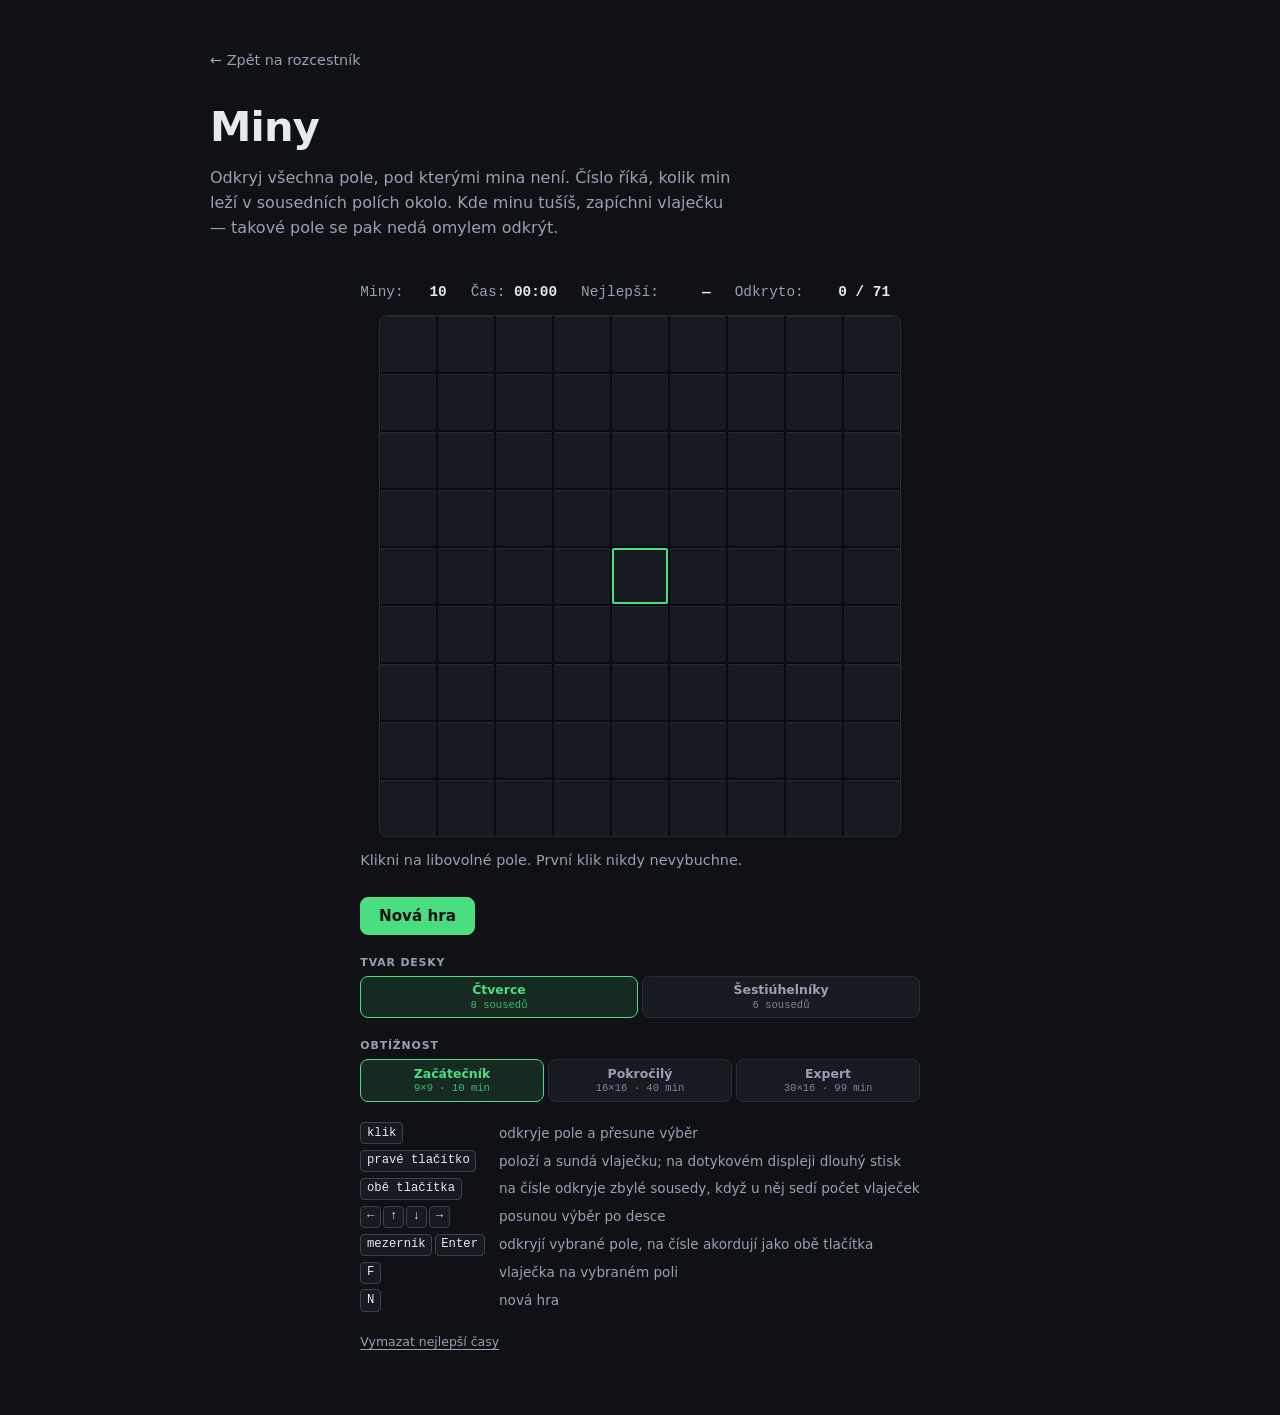
<file: miny/index.html>
<!DOCTYPE html>
<html lang="cs">
<head>
  <meta charset="utf-8">
  <meta name="viewport"
        content="width=device-width, initial-scale=1, maximum-scale=1, user-scalable=no, viewport-fit=cover">
  <title>Miny — Hry v prohlížeči</title>
  <!-- Pojistka pro případ, že se sdílený styl nenačte (jiný server,
       špatný MIME typ, offline). Stránka pak není holý bílý dokument. -->
  <style>
    :root {
      --bg:   #0f1115;
      --text: #e6e9ef;
      --font: system-ui, -apple-system, "Segoe UI", Roboto, "Helvetica Neue", Arial, sans-serif;
    }
    html { color-scheme: dark; background: #0f1115; }
    body {
      margin: 0;
      background: var(--bg);
      color: var(--text);
      font-family: var(--font);
    }
  </style>
  <link rel="stylesheet" href="../shared/style.css">
  <style>
    /* Barvy, které jsou jen tady. Do sdílené palety nepatří — číslice
       ani mina se nikde jinde ve sbírce nevyskytují. */
    :root {
      /* Odkryté pole je propadlé: tmavší než neodkryté, ale světlejší
         než deska pod ním, ať jsou mezery mezi poli pořád vidět. */
      --odkryte:  #0f1218;

      --mina-pole:   #3a1a14;   /* pole s minou po konci hry */
      --mina-vybuch: #e0533d;   /* ta jediná, na kterou hráč šlápl */

      /* Přeškrtnutá vlaječka. Schválně bez barvy — červená patří minám
         a vlaječkám, a omyl má být poznat na první pohled od obojího.
         Šedá tu čte jako „vyškrtnuto“. */
      --omyl: #7c8598;

      /* Číslice 1–8. Čím víc min kolem, tím teplejší barva — na první
         pohled je poznat, kde je hustota min vysoká. Osmička je bílá,
         ta se stejně objeví jednou za sto her. */
      --cislo-1: #60a5fa;
      --cislo-2: #4ade80;
      --cislo-3: #f472b6;
      --cislo-4: #c084fc;
      --cislo-5: #fbbf24;
      --cislo-6: #22d3ee;
      --cislo-7: #fb923c;
      --cislo-8: #cbd5e1;

      /* Meze velikosti jednoho pole. Skutečnou hodnotu mezi nimi počítá
         JS z rozměru okna, ale prahy patří sem: jediné, co je rozlišuje,
         je způsob ovládání, a na to se ptá média dotaz. JS si je odsud
         přečte, takže nastavené jsou jen na jednom místě.

         Strop je 56 px pro myš i pro prst. Výš už deska nevypadá
         velkoryse, ale neohrabaně: na velkém monitoru by expert zabral
         přes metr plochy a oko by po něm muselo jezdit. */
      --bunka-min: 28px;
      --bunka-max: 56px;
    }

    /* Prst potřebuje větší terč než kurzor myši — 44 px je spodní hranice
       doporučovaná pro dotykové cíle. Deska se kvůli tomu na telefonu do
       okna nevejde; od zmenšování polí je tu důležitější, aby se dala
       trefit, a přetečení řeší rolování v .deska-obal. */
    @media (pointer: coarse) {
      :root {
        --bunka-min: 44px;
      }
    }

    /* Na herní stránce nechceme přiblížení dvojklikem ani tažení
       stránky při klepání do mřížky. */
    html, body {
      overscroll-behavior: none;
      -webkit-text-size-adjust: 100%;
    }

    /* Herní stránka je užší než rozcestník a drží se uprostřed. */
    .wrap {
      max-width: 900px;
      margin-inline: auto;
    }

    main {
      display: flex;
      flex-direction: column;
      align-items: center;
      touch-action: manipulation;     /* zabije double-tap zoom */
      user-select: none;
      -webkit-user-select: none;
      -webkit-touch-callout: none;
    }

    /* Sloupec hry — šířku určuje deska, takže se HUD i ovládání
       zarovnají na její levý okraj. Jakmile deska přeroste sloupec
       stránky (velký monitor, expert), zůstane HUD, panely i legenda
       na šířce <main> a ven jde jenom deska; viz .deska-obal.

       max-width je tu podstatné: bez něj by fit-content narostl na šířku
       desky, a ta bývá širší než okno. Přetekla by celá stránka i
       s hlavičkou a tlačítky. Takhle se sloupec zastaví na šířce <main>
       a přes okraj jde jen .deska-obal. */
    .hra {
      display: flex;
      flex-direction: column;
      width: fit-content;
      max-width: 100%;
    }

    /* HUD nad deskou. Mřížka s pevnými sloupci, ne volný text
       s mezerami: každý údaj má vlastní sloupec, takže přibývající
       cifra neposune sousedy do stran. */
    .hud {
      display: grid;
      grid-template-columns: repeat(4, max-content);
      gap: 0.3rem 1.5rem;
      margin-bottom: 0.75rem;
      font-family: var(--font-mono);
      font-variant-numeric: tabular-nums;   /* pojistka, kdyby --font-mono
                                               spadlo na náhradní písmo */
      font-size: 0.9rem;
      color: var(--text-dim);
    }

    .hud__cislo {
      display: inline-block;
      text-align: right;
      color: var(--text);
      font-weight: 600;
    }

    /* Na úzkém displeji by čtyři sloupce přetekly, tak dva a dva. */
    @media (max-width: 600px) {
      .hud {
        grid-template-columns: repeat(2, max-content);
      }
    }

    /* Šířka podle nejdelší hodnoty, jaká může padnout: počítadlo min jde
       i do záporu (vlaječek se dá naklást víc než min), odkrytých na
       expertovi „381 / 381“, čas „00:00“ i pomlčka místo něj.

       Pevná šířka je u času podstatnější než jinde: bez ní by se s každou
       přibývající cifrou posunulo všechno napravo od něj, a to čtyřikrát
       za sekundu. O zbytek se stará tabular-nums na .hud — číslice pak
       mají stejnou šířku a čas se netřese ani uvnitř pole. */
    .hud__cislo--miny    { min-width: 4ch; }
    .hud__cislo--cas     { min-width: 5ch; }
    .hud__cislo--odkryto { min-width: 9ch; }

    /* Deska a její rám.

       align-self je tu podstatné hned dvakrát. Obal je flex položka
       v .hra, takže by se bez něj roztáhl na šířku nejširšího sourozence
       a vedle mřížky by v rámu zbyl pruh pozadí. A hlavně: se
       zarovnáním na střed smí obal ze sloupce vystoupit — přeteče na
       obě strany stejně, takže deska zůstane vycentrovaná v okně,
       i když je širší než max-width společného .wrap. Sloupec stránky
       (nadpis, HUD, panely, legenda) se tím nemění.

       Přesnou šířku obalu dopočítá JS: je to šířka mřížky, nejvýš však
       šířka okna bez okraje. Proto ji nastavuje jako width, ne jen jako
       max-width — fit-content by se zastavil na šířce sloupce a zbytek
       desky by se zbytečně roloval. */
    .deska-obal {
      align-self: center;
      display: flex;
      border: 1px solid var(--border);

      /* Záložní strop, než JS napoprvé změří okno. Jakmile změří, přepíše
         ho vlastní hodnotou v pixelech — obal je flex položka a v příčné
         ose se sám od sebe nesmršťuje, bez stropu by roztáhl stránku. */
      max-width: 100%;
      border-radius: var(--radius-sm);
      background: var(--board);

      /* Když se deska při zvolené velikosti pole do okna nevejde,
         neroluje se stránka, ale tenhle obal — a to v obou směrech.
         Zmenšit pole by bylo jednodušší, jenže pod prstem už by se
         netrefilo; radši se po desce jezdí. Maximální výšku dopočítá
         JS z toho, co v okně nad deskou a pod ní zbývá. */
      overflow: auto;

      /* Dojetí na kraj desky nemá strhnout stránku pod ní ani spustit
         gesto „přetáhnout pro obnovení“. */
      overscroll-behavior: contain;

      /* Prst desku posouvá v obou osách. Vypsané osy, ne auto: tím
         zůstává vypnuté přiblížení dvojklikem (jako na <main>) a hlavně
         to prohlížeči říká, že o gestu rozhoduje on — jakmile se prst
         rozjede, přijde pointercancel a dlouhý stisk se zruší sám.
         Rolování tedy vlaječku neklade, viz DRZENI_MS v JS. */
      touch-action: pan-x pan-y;
    }

    /* Mřížka polí. Počet sloupců a stranu pole nastavuje JS podle
       velikosti okna — v CSS by to byla jen mrtvá čísla. Strana pole
       i šířka spáry přicházejí jako --cell a --mezera, takže odsud
       jde stavět geometrie obou tvarů desky. */
    .deska {
      display: grid;
      grid-auto-rows: var(--cell);
      gap: var(--mezera);
      font-family: var(--font-mono);
      font-weight: 700;
      line-height: 1;

      /* Deska je flex položka v rolovacím obalu. Bez tohohle by ji flex
         při nedostatku místa smrskl a pole by se rozjela mimo své
         sloupce — místo aby obal začal rolovat. */
      flex: 0 0 auto;
    }

    /* Jedno pole. Čtverec drží grid-auto-rows z JS, takže tady stačí
       vypnout vše, co si <button> nese s sebou. */
    .bunka {
      display: flex;
      align-items: center;
      justify-content: center;
      padding: 0;
      border: 0;
      border-radius: 2px;
      background: var(--bg-elev);
      color: var(--text);
      font: inherit;
      cursor: pointer;
      transition: background 0.1s ease;

      /* Světlá hrana nahoře dělá z pole vystouplý knoflík. Bez ní se
         neodkryté pole od odkrytého liší jen odstínem pozadí a na
         plné desce se ta hranice špatně hledá. */
      box-shadow: inset 0 1px 0 rgba(255, 255, 255, 0.07);
    }

    /* Odkryté pole na hover reagovat nesmí — už se s ním nedá nic
       dělat a bliknutí by mátlo. */
    .bunka:not(.bunka--odkryta):hover {
      background: var(--bg-elev-hover);
    }

    /* Pole vybrané klávesnicí. Je vidět od začátku, i než se hráč
       klávesnice dotkne — jinak by nebylo poznat, kam šipky míří.

       Obrys musí ležet uvnitř pole: mezery mezi poli jsou dva pixely,
       takže by odsazený rámeček přetekl přes sousedy. Kreslí se přes
       obrys, ne přes pozadí, aby zůstal čitelný i na odkrytém poli
       a na mině. */
    .bunka--kurzor {
      outline: 2px solid var(--accent);
      outline-offset: -2px;
    }

    /* Odkryté pole je zapuštěné — tedy bez horní hrany. */
    .bunka--odkryta {
      background: var(--odkryte);
      box-shadow: none;
      cursor: default;
    }

    /* Po konci hry se nedá klikat nikam, ať kurzor nelže. */
    .deska--konec .bunka {
      cursor: default;
    }

    /* Sousedi čísla, na kterém akord nevyšel. Na okamžik zapadnou, jako
       by je stisk zmáčkl — hráč vidí, že stisk dorazil, a přitom se na
       desce nic nezměnilo. Vypadá to jako odkryté pole schválně: přesně
       tahle pole by akord odkryl, kdyby vlaječky seděly. */
    .bunka--blik {
      background: var(--odkryte);
      box-shadow: none;
      /* Zapadnout musí okamžitě: přechod z .bunka trvá skoro tak dlouho
         jako celé bliknutí, takže by pole ztmavlo teprve ve chvíli, kdy
         už zase světlá. Zpátky se rozsvítí přechodem, ten se po sundání
         třídy uplatní zase. */
      transition: none;
    }

    /* Vlaječka sedí na neodkrytém, tedy vystouplém poli — s číslicemi
       na zapuštěných polích se tak neplete ani barvou, ani reliéfem. */
    .bunka--vlajka {
      color: var(--danger);
    }

    /* Vlaječka, pod kterou po prohře žádná mina nebyla. Pole zapustíme
       jako odkryté: je dořešené, jen špatně. */
    .bunka--omyl {
      background: var(--odkryte);
      box-shadow: none;
      color: var(--omyl);
    }

    .bunka--mina {
      background: var(--mina-pole);
      color: var(--mina-vybuch);
    }

    /* Pole, na které hráč šlápl. Musí se lišit od ostatních min —
       jinak by po prohře nebylo poznat, která to odnesla. */
    .bunka--vybuch {
      background: var(--mina-vybuch);
      color: #1a0904;
    }

    .bunka[data-pocet="1"] { color: var(--cislo-1); }
    .bunka[data-pocet="2"] { color: var(--cislo-2); }
    .bunka[data-pocet="3"] { color: var(--cislo-3); }
    .bunka[data-pocet="4"] { color: var(--cislo-4); }
    .bunka[data-pocet="5"] { color: var(--cislo-5); }
    .bunka[data-pocet="6"] { color: var(--cislo-6); }
    .bunka[data-pocet="7"] { color: var(--cislo-7); }
    .bunka[data-pocet="8"] { color: var(--cislo-8); }

    /* ---------- šestiúhelníková deska ----------

       Datový model se nemění vůbec: pole je pořád y * cols + x a řádky
       jsou pořád řádky. Mění se jenom geometrie vykreslení.

       --cell je u šestiúhelníků jenom šířka pole. Výška z ní plyne
       poměrem --hex-pomer (2/√3), počítá ji aspect-ratio — natvrdo
       zadaná výška by tvar zploštila. Řádek mřížky je vysoký jen
       --hex-krok výšky pole (tři čtvrtiny), takže se sousední řádky
       o čtvrtinu výšky překrývají a do překryvu zapadnou špičky pole
       z řádku pod ním. Kdyby byl krok celá výška, zůstal by mezi řádky
       pruh pozadí.

       Odsud vychází i kontrola: střed souseda vedle je daleko --cell,
       střed souseda šikmo √((cell/2)² + (0.75 · 1.1547 · cell)²), což je
       zase --cell. Vzdálenost středů je stejná ve všech šesti směrech.

       Pole se schválně nechává přetéct ze svého řádku nahoru i dolů:
       právě tím zaklesnutí vzniká. Pozdější pole v DOMu kreslí přes
       dřívější, což tady nevadí — ořezané šestiúhelníky se nepřekrývají
       plochou. */
    .deska--hex {
      --hex-vyska: calc(var(--cell) * var(--hex-pomer, 1.1547));

      grid-auto-rows: calc(var(--hex-vyska) * var(--hex-krok));
      gap: 0;                 /* mezeru dělá menší pole, ne mřížka */

      /* Posunutý lichý řádek přečnívá o půl pole doprava; svisle
         přečnívá první a poslední řádek o tu čtvrtinu výšky, o kterou se
         řádky překrývají, tedy o její polovinu nahoru a dolů. Bez
         odsazení by to všechno vylezlo z rámu desky a uřízlo se. */
      padding-right:  calc(var(--cell) / 2);
      padding-top:    calc(var(--hex-vyska) * (1 - var(--hex-krok)) / 2);
      padding-bottom: calc(var(--hex-vyska) * (1 - var(--hex-krok)) / 2);
    }

    .deska--hex .bunka {
      /* O --mezera užší než sloupec; z toho rozdílu vznikne spára,
         kterou prosvítá deska. Zmenšuje se celý tvar, takže spára vyjde
         stejně široká i mezi šikmými sousedy. Přes gap to nejde, ten by
         rozhodil zaklesnutí řádků i posun lichých. */
      width: calc(var(--cell) - var(--mezera));
      height: auto;
      aspect-ratio: 1 / var(--hex-pomer, 1.1547);

      /* Vodorovně na střed sloupce, svisle na střed řádku: pole je vyšší
         než řádek, takže přeteče nahoru i dolů stejně a jeho střed sedne
         přesně na mřížku středů. */
      justify-self: center;
      align-self: center;

      /* Špička nahoře: horní vrchol, pravý horní, pravý dolní, dolní
         vrchol, levý dolní, levý horní. Čtvrtiny výšky u bočních
         vrcholů jsou totéž, čím se překrývají řádky — proto do sebe
         tvary sednou. */
      clip-path: polygon(50% 0%, 100% 25%, 100% 75%, 50% 100%, 0% 75%, 0% 25%);
    }

    /* Každý druhý řádek je o půl pole vpravo. Bez toho by šestiúhelníky
       stály v mřížce přesně nad sebou a nezaklesly by se. Třídu rozdává
       JS podle parity řádku — stejná parita, podle jaké se počítají
       sousedé. */
    .deska--hex .bunka--posun {
      transform: translateX(calc(var(--cell) / 2));
    }

    /* Reliéf vystouplého pole dělá u čtverců vnitřní stín při horní
       hraně. Z šestiúhelníku by se odřízl — u horní hrany je z pole jen
       špička — tak ho nahradí přechod. Ten se ořízne spolu s tvarem,
       takže reliéf sedí i na špičce.

       :where() drží specificitu na nule: stavová pravidla (mina, výbuch,
       omyl, blik) si tak přepíšou pozadí i na šestiúhelníkové desce. */
    :where(.deska--hex) .bunka {
      box-shadow: none;
      background-image:
        linear-gradient(rgba(255, 255, 255, 0.09), rgba(255, 255, 255, 0) 55%);
    }

    :where(.deska--hex) .bunka--odkryta {
      background-image: none;
    }

    /* Obrys kurzoru se ořezem rozpadne na kousky u vrcholů, protože
       sleduje čtvercový box. Vybrané pole proto svítí barvou, ta se
       ořízne správně. Konec hry má přednost: pod vlastní barvou miny,
       výbuchu ani omylu se kurzor neprosadí, jinak by přebarvil právě
       to pole, kvůli kterému se hráč na desku dívá. */
    .deska--hex .bunka--kurzor {
      outline: none;
    }

    .deska--hex .bunka--kurzor:not(.bunka--mina):not(.bunka--vybuch):not(.bunka--omyl) {
      background-color: var(--accent-soft);
    }

    /* Hláška pod deskou. Pevná výška, i když je text prázdný: bez ní by
       se s každou změnou stavu posunulo všechno pod deskou a při dalším
       přepočtu by se změnila i velikost polí. */
    .stav {
      min-height: 3rem;
      margin: 0.75rem 0 0;
      color: var(--text-dim);
      font-size: 0.9rem;
    }

    .stav--konec {
      color: var(--text);
      font-weight: 600;
    }

    /* Hláška o rekordu. Vlastní řádek a barva — je to jiná zpráva než
       výsledek hry a hráč ji má poznat, aniž by ji četl. Prázdná se
       nezalamuje, takže se pod deskou nic neposune. */
    .stav__rekord {
      display: block;
      color: var(--accent);
      font-weight: 600;
    }

    /* jinak by se tlačítko ve sloupci roztáhlo na plnou šířku desky */
    .btn-nova {
      align-self: flex-start;
    }

    /* ---------- volba obtížnosti pod deskou ----------
       Je vidět pořád, i rozehrané — změna volby rozdá novou desku. */
    .nastaveni {
      margin-top: 1.25rem;
    }

    .nastaveni__popis {
      display: block;
      margin-bottom: 0.25rem;
      color: var(--text-dim);
      font-size: 0.68rem;
      font-weight: 600;
      text-transform: uppercase;
      letter-spacing: 0.08em;
    }

    .prepinace {
      display: flex;
      gap: 0.3rem;
    }

    .prepinac {
      flex: 1 1 0;
      min-width: 0;
      display: flex;
      flex-direction: column;
      align-items: center;
      gap: 0.05rem;
      padding: 0.35rem 0.25rem;
      border: 1px solid var(--border);
      border-radius: var(--radius-sm);
      background: var(--bg-elev);
      color: var(--text-dim);
      font: inherit;
      line-height: 1.25;
      cursor: pointer;
      transition: background 0.15s ease, border-color 0.15s ease, color 0.15s ease;
    }

    .prepinac:hover {
      background: var(--bg-elev-hover);
      border-color: var(--border-hover);
      color: var(--text);
    }

    /* Aktivní volba — jiná barva, rám i výplň, ne jen odstín textu. */
    .prepinac[aria-checked="true"] {
      background: var(--accent-soft);
      border-color: var(--accent);
      color: var(--accent);
    }

    .prepinac__nazev {
      font-size: 0.78rem;
      font-weight: 600;
    }

    .prepinac__detail {
      font-family: var(--font-mono);
      font-size: 0.66rem;
      opacity: 0.8;
    }

    /* Legenda ovládání pod deskou. */
    .ovladani {
      display: grid;
      grid-template-columns: max-content 1fr;
      gap: 0.35rem 0.9rem;
      align-items: center;
      margin: 1.25rem 0 0;
      font-size: 0.85rem;
    }

    .ovladani dt {
      justify-self: start;
      display: flex;
      gap: 0.15rem;
      align-items: center;
      flex-wrap: wrap;
    }

    .ovladani dd {
      justify-self: start;
      margin: 0;
      color: var(--text-dim);
    }

    .ovladani kbd {
      padding: 0.1rem 0.35rem;
      border: 1px solid var(--border-hover);
      border-radius: 4px;
      background: var(--bg-elev);
      font-family: var(--font-mono);
      font-size: 0.9em;
      line-height: 1.4;
      color: var(--text);
    }

    /* Nenápadné tlačítko pod legendou — maže uložená data, tak nemá
       vypadat jako akce hry. */
    .smazat {
      align-self: flex-start;   /* jinak by se ve sloupci roztáhlo */
      margin-top: 1.25rem;
      padding: 0;
      border: 0;
      background: none;
      color: var(--text-dim);
      font: inherit;
      font-size: 0.78rem;
      text-decoration: underline;
      text-underline-offset: 3px;
      cursor: pointer;
    }

    .smazat:hover,
    .smazat:focus-visible {
      color: var(--danger);
    }
  </style>
</head>
<body>
  <div class="wrap">

    <a class="back-link" href="../">← Zpět na rozcestník</a>

    <header class="site-header">
      <h1>Miny</h1>
      <p>Odkryj všechna pole, pod kterými mina není. Číslo říká, kolik min
         leží v sousedních polích okolo. Kde minu tušíš, zapíchni vlaječku —
         takové pole se pak nedá omylem odkrýt.</p>
    </header>

    <main>
      <div class="hra">
        <div class="hud">
          <span>Miny: <strong class="hud__cislo hud__cislo--miny" id="hud-miny">0</strong></span>
          <span>Čas: <strong class="hud__cislo hud__cislo--cas" id="hud-cas">00:00</strong></span>
          <span>Nejlepší: <strong class="hud__cislo hud__cislo--cas" id="hud-rekord">—</strong></span>
          <span>Odkryto: <strong class="hud__cislo hud__cislo--odkryto" id="hud-odkryto">0 / 0</strong></span>
        </div>

        <!-- Pole staví JS podle zvolené obtížnosti. role="group" a ne
             "grid": mřížka podle ARIA chce řádky a buňky, a to by tu byla
             vrstva navíc jen kvůli názvu role. Pohyb šipkami po deskce
             řeší JS sám. -->
        <div class="deska-obal">
          <div class="deska" id="deska" role="group" aria-label="Minové pole"></div>
        </div>

        <!-- Dva prvky, ne jeden text: hláška o rekordu má vlastní barvu
             a vlastní řádek, ale hlásit se má zároveň s výsledkem hry,
             takže bydlí uvnitř téhož aria-live odstavce. -->
        <p class="stav" id="stav" aria-live="polite"><span id="stav-text"></span><span
           class="stav__rekord" id="stav-rekord"></span></p>

        <button class="btn btn--primary btn-nova" id="btn-nova" type="button">Nová hra</button>

        <!-- Volba obtížnosti; přepínače staví JS ze seznamu stupňů, ať je
             popis předvoleb jen na jednom místě. -->
        <div class="nastaveni">
          <span class="nastaveni__popis" id="popis-tvar">Tvar desky</span>
          <div class="prepinace" role="radiogroup" aria-labelledby="popis-tvar" id="volba-tvar"></div>
        </div>

        <div class="nastaveni">
          <span class="nastaveni__popis" id="popis-obtiznost">Obtížnost</span>
          <div class="prepinace" role="radiogroup" aria-labelledby="popis-obtiznost" id="volba-obtiznost"></div>
        </div>

        <dl class="ovladani">
          <dt><kbd>klik</kbd></dt>
          <dd>odkryje pole a přesune výběr</dd>
          <dt><kbd>pravé tlačítko</kbd></dt>
          <dd>položí a sundá vlaječku; na dotykovém displeji dlouhý stisk</dd>
          <dt><kbd>obě tlačítka</kbd></dt>
          <dd>na čísle odkryje zbylé sousedy, když u něj sedí počet vlaječek</dd>
          <dt><kbd>←</kbd><kbd>↑</kbd><kbd>↓</kbd><kbd>→</kbd></dt>
          <dd>posunou výběr po desce</dd>
          <dt><kbd>mezerník</kbd> <kbd>Enter</kbd></dt>
          <dd>odkryjí vybrané pole, na čísle akordují jako obě tlačítka</dd>
          <dt><kbd>F</kbd></dt>
          <dd>vlaječka na vybraném poli</dd>
          <dt><kbd>N</kbd></dt>
          <dd>nová hra</dd>
        </dl>

        <button class="smazat" id="btn-smazat" type="button">Vymazat nejlepší časy</button>
      </div>
    </main>

  </div>

<script>
(function () {
  'use strict';

  /* Meze velikosti pole jsou v CSS (--bunka-min, --bunka-max), protože
     je rozlišuje média dotaz (pointer: coarse). Tyhle hodnoty se použijí
     jen tehdy, když se proměnná nedá přečíst. */
  var CELL_MIN_ZALOHA = 28;
  var CELL_MAX_ZALOHA = 56;

  var MEZERA   = 2;              // px mezi poli — skrz ně prosvítá deska
  var REZERVA  = 24;             // ať se deska nelepí na spodek okna
  var OKRAJ_OKNA = 16;           // a ani na boky okna, kam smí vystoupit ze sloupce

  /* Kolik výšky okna dostane deska. Je to jednak podlaha rozpočtu —
     nafoukne desku i tam, kde by podle měření nezbylo nic — jednak strop
     rolovacího obalu, takže obojí drží stejné číslo. Kdyby se lišila,
     deska by se buď rolovala uvnitř obalu, ačkoliv byla spočítaná tak,
     aby se vešla, nebo by naopak nechala kus okna ležet ladem.

     Tři čtvrtiny okna jsou tak akorát: deska je hlavní obsah stránky
     a zaslouží si většinu plochy, ale kus dolního okraje má zůstat na
     hlášku a tlačítko nové hry, aby bylo poznat, že stránka pokračuje.
     Na telefonu je legenda ovládání pod deskou vyšší než samo okno,
     takže měřený rozpočet vychází záporně a rozhoduje právě tohle;
     zbytek stránky se doroluje. */
  var PODIL_VYSKY    = 0.75;
  var OBAL_MIN_VYSKA = 200;      // absolutní dno pro hodně nízká okna

  var PODIL_PISMA = 0.58;        // výška číslice vůči straně pole

  /* Kdy se deska staví na výšku: na úzkém displeji, nebo kdykoliv je
     okno vyšší než širší. Druhá podmínka platí i na velkém monitoru —
     rozhoduje tvar okna, ne velikost zařízení. */
  var DOTAZ_NA_VYSKU = '(max-width: 700px), (orientation: portrait)';

  /* Geometrie pravidelného šestiúhelníku se špičkou nahoře. Pole není
     čtvercové: při šířce w je výška w * 2/√3, jinak se tvar zploští.
     Svislý krok mezi řádky je tři čtvrtiny té výšky — o zbylou čtvrtinu
     se řádky překrývají a špičky do sebe zapadnou. Ze dvou konstant pak
     vychází, že vzdálenost středů je stejná ve všech šesti směrech:
     vodorovně w, šikmo √((w/2)² + (0.75 * 1.1547 * w)²) = w. */
  var HEX_POMER = 2 / Math.sqrt(3);   // výška pole / šířka pole ≈ 1.1547
  var HEX_KROK  = 0.75;               // svislý krok řádků, v násobcích výšky

  /* Tvary desky a jejich předvolby obtížnosti.

     Seznam je jediným zdrojem popisků i platných hodnot při načítání
     z úložiště. Rozdíl mezi tvary není jen kosmetický: šestiúhelník má
     šest sousedů místo osmi, a šest čísel nese míň informace. Stejná
     hustota min by ze šestiúhelníkové desky udělala hádání, proto má
     vlastní, řidší předvolby.

     cols a rows jsou rozměr naležato. Expert má otacet: true, takže se
     na výšku překlopí — u čtverců na 16×30, u šestiúhelníků taky. Počet
     polí ani min se tím nemění, jen se deska postaví tak, aby se do
     svislého okna vešel rozumný kus. Čtvercové desky (9×9, 16×16, 10×10)
     otáčet nemá smysl, tam je příznak zbytečný.

     Popisek se z rozměrů dopočítá (popisRozmeru), aby na přepínači stálo
     to, co hráč po kliknutí opravdu dostane.

     id tvaru ani obtížnosti se nesmí měnit, obojí je klíč v localStorage. */
  var TVARY = [
    {
      id: 'ctverec',
      nazev: 'Čtverce',
      hex: false,
      obtiznosti: [
        { id: 'zacatecnik', nazev: 'Začátečník', cols:  9, rows:  9, miny: 10 },
        { id: 'pokrocily',  nazev: 'Pokročilý',  cols: 16, rows: 16, miny: 40 },
        { id: 'expert',     nazev: 'Expert',     cols: 30, rows: 16, miny: 99, otacet: true }
      ]
    },
    {
      id: 'hex',
      nazev: 'Šestiúhelníky',
      hex: true,
      obtiznosti: [
        { id: 'zacatecnik', nazev: 'Začátečník', cols: 10, rows: 10, miny: 10 },
        { id: 'pokrocily',  nazev: 'Pokročilý',  cols: 16, rows: 16, miny: 30 },
        { id: 'expert',     nazev: 'Expert',     cols: 30, rows: 16, miny: 75, otacet: true }
      ]
    }
  ];

  var VYCHOZI_TVAR = 'ctverec';

  function popisTvaru(t) {
    return t.hex ? '6 sousedů' : '8 sousedů';
  }

  /* Rozměr desky, se kterým se zrovna hraje. Na tvaru okna závisí jen
     u otáčených předvoleb; u ostatních vrací, co je v seznamu. */
  function rozmery(o) {
    if (o.otacet && window.matchMedia(DOTAZ_NA_VYSKU).matches) {
      return { cols: o.rows, rows: o.cols };
    }
    return { cols: o.cols, rows: o.rows };
  }

  function popisRozmeru(o) {
    var r = rozmery(o);
    return r.cols + '×' + r.rows + ' · ' + o.miny + ' min';
  }

  var VYCHOZI_OBTIZNOST = 'zacatecnik';

  var KLIC_TVAR      = 'miny:tvar';
  var KLIC_OBTIZNOST = 'miny:obtiznost';
  var KLIC_REKORD    = 'miny:best:';     // + id tvaru + ':' + id obtížnosti

  // jak často se překresluje časovač; se skutečným časem to nesouvisí
  var TIK_MS = 250;

  var ZNAK_MINY   = '●';
  var ZNAK_VLAJKY = '⚑';
  var ZNAK_OMYLU  = '✕';   // vlaječka, pod kterou žádná mina nebyla

  /* Dlouhý stisk místo pravého tlačítka. 400 ms je dost na to, aby se
     za dlouhý stisk nepovažovalo klepnutí, a přitom se na něj nečeká.
     Musí zůstat pod prahem, ve kterém prohlížeč sám otevírá kontextové
     menu (kolem 500 ms) — jinak by hráč viděl nabídku dřív než vlaječku. */
  var DRZENI_MS = 400;

  // posun nad tuhle mez už je tažení (rolování), ne držení na místě
  var DRZENI_POSUN = 10;   // px

  // jak dlouho svítí sousedi po akordu, který nevyšel
  var BLIK_MS = 130;

  /* Hláška pod deskou. Za běhu hry je prázdná — hráč tehdy sleduje
     desku a stálý text by jen odváděl pozornost. Místo po ní zůstává
     (min-height v CSS), takže se nic pod deskou neposouvá. */
  var HLASKY = {
    ready:   'Klikni na libovolné pole. První klik nikdy nevybuchne.',
    running: '',
    won:     'Vyhrál/a jsi! Všechna pole bez min jsou odkrytá.',
    lost:    'Bum. Pod tím polem byla mina.'
  };

  var elDeska    = document.getElementById('deska');
  var elObal     = elDeska.parentNode;
  var elHra      = document.querySelector('.hra');

  var elMiny     = document.getElementById('hud-miny');
  var elCas      = document.getElementById('hud-cas');
  var elRekord   = document.getElementById('hud-rekord');
  var elOdkryto  = document.getElementById('hud-odkryto');
  var elStav     = document.getElementById('stav');
  var elStavText = document.getElementById('stav-text');
  var elStavRekord = document.getElementById('stav-rekord');
  var elNova     = document.getElementById('btn-nova');
  var elSmazat   = document.getElementById('btn-smazat');
  var elVolbaTvar = document.getElementById('volba-tvar');
  var elVolba    = document.getElementById('volba-obtiznost');

  // leží stisk uvnitř některé skupiny přepínačů? (tvar desky, obtížnost)
  function vPrepinacich(el) {
    return !!el && (elVolbaTvar.contains(el) || elVolba.contains(el));
  }

  /* ---------------------------------------------------------------
     Úložiště: zvolený tvar desky a obtížnost.

     Volání je v try/catch: v privátním okně a při zakázaném úložišti
     localStorage vyhazuje výjimku už při čtení. Hra pak běží dál, jen
     si volbu nepamatuje.
     --------------------------------------------------------------- */
  function najdiTvar(id) {
    for (var i = 0; i < TVARY.length; i++) {
      if (TVARY[i].id === id) return TVARY[i];
    }
    return null;
  }

  function nactiTvar() {
    try {
      var ulozeny = najdiTvar(localStorage.getItem(KLIC_TVAR));
      if (ulozeny) return ulozeny;
    } catch (e) {
      /* nepřístupné úložiště — jedeme na výchozím */
    }
    return najdiTvar(VYCHOZI_TVAR);
  }

  function ulozTvar(id) {
    try {
      localStorage.setItem(KLIC_TVAR, id);
    } catch (e) {
      /* nevadí, volba vydrží jen do konce sezení */
    }
  }

  /* Obtížnosti se hledají vždycky v tom tvaru, který se zrovna hraje —
     stupně se jmenují stejně, ale rozměry a hustotu min mají jiné. */
  function najdiObtiznost(id) {
    var seznam = tvar.obtiznosti;
    for (var i = 0; i < seznam.length; i++) {
      if (seznam[i].id === id) return seznam[i];
    }
    return null;
  }

  function nactiObtiznost() {
    try {
      /* Ručně upravený záznam by jinak nastavil desku, na kterou hra
         není stavěná — bereme jen to, co odpovídá některé předvolbě. */
      var ulozena = najdiObtiznost(localStorage.getItem(KLIC_OBTIZNOST));
      if (ulozena) return ulozena;
    } catch (e) {
      /* nepřístupné úložiště — jedeme na výchozím */
    }
    return najdiObtiznost(VYCHOZI_OBTIZNOST);
  }

  function ulozObtiznost(id) {
    try {
      localStorage.setItem(KLIC_OBTIZNOST, id);
    } catch (e) {
      /* nevadí, volba vydrží jen do konce sezení */
    }
  }

  /* ---------------------------------------------------------------
     Nejlepší časy.

     Pro každou kombinaci tvaru a obtížnosti zvlášť. Čas z devítky a čas
     z expertu se porovnávat nedají, jeden společný rekord by tedy říkal
     jen to, na jak malé desce se hrálo. A stejně tak se nedá porovnávat
     tvar s tvarem: šest sousedů znamená míň informace na pole, takže se
     šestiúhelníková deska luští jinak dlouho než čtvercová při stejném
     rozměru. Proto je v klíči obojí.

     Klíč vzniká z id tvaru a id obtížnosti a jen z nich. Deska, která
     žádné předvolbě neodpovídá (vlastní rozměry), klíč nemá; čas se u ní
     ani nečte, ani neukládá.

     Ukládá se číslo v sekundách na jedno desetinné místo. Zobrazují se
     celé sekundy, ale porovnávat se musí jemněji — jinak by dva časy
     ve stejné sekundě vyšly jako remíza a rekord by se nepřepsal. */
  function klicRekordu(o) {
    return o && o.id ? KLIC_REKORD + tvar.id + ':' + o.id : null;
  }

  function nactiRekord(o) {
    var klic = klicRekordu(o);
    if (!klic) return null;

    try {
      var v = parseFloat(localStorage.getItem(klic));

      /* Poškozený nebo ručně přepsaný záznam bereme, jako by nebyl.
         Nula je platný čas, ne prázdná hodnota: první klik může odkrýt
         celou desku a takovou hru hráč vyhraje dřív, než uplyne desetina
         vteřiny. Prázdný řetězec ani text projdou stejně neprojdou —
         parseFloat z nich udělá NaN. */
      return isFinite(v) && v >= 0 ? v : null;
    } catch (e) {
      return null;      // nepřístupné úložiště — hraje se bez rekordů
    }
  }

  function ulozRekord(o, cas) {
    var klic = klicRekordu(o);
    if (!klic) return;

    try {
      localStorage.setItem(klic, String(cas));
    } catch (e) {
      /* nevadí, rekord vydrží jen do konce sezení */
    }
  }

  /* Maže časy všech tvarů i obtížností naráz. Mazat jen tu zrovna
     zvolenou by znamenalo proklikat kvůli úklidu celou nabídku. */
  function smazRekordy() {
    try {
      for (var t = 0; t < TVARY.length; t++) {
        var seznam = TVARY[t].obtiznosti;

        for (var i = 0; i < seznam.length; i++) {
          localStorage.removeItem(KLIC_REKORD + TVARY[t].id + ':' + seznam[i].id);

          /* A ještě klíč z doby před tvary desky, tedy bez jeho id. Hra
             ho už nečte ani nezapisuje, ale tlačítko slibuje smazat
             všechny časy — ať po něm v úložišti nic nezůstane. Obtížnosti
             se v obou tvarech jmenují stejně, takže se druhé kolo jen
             marně pokusí smazat totéž. */
          localStorage.removeItem(KLIC_REKORD + seznam[i].id);
        }
      }
    } catch (e) {
      /* nevadí */
    }
  }

  var tvar = nactiTvar();
  var obtiznost = nactiObtiznost();

  /* Rekord zvolené obtížnosti a hláška o jeho překonání. Obojí stojí
     mimo game — restart hry je nesmí smazat. */
  var rekord = null;
  var zpravaRekordu = '';

  /* ---------------------------------------------------------------
     Stav hry — jediný zdroj pravdy. Nic jiného si stav nedrží, DOM
     už jen zobrazuje, co je tady.
     --------------------------------------------------------------- */
  var game = {
    cols: rozmery(obtiznost).cols,
    rows: rozmery(obtiznost).rows,
    pocetMin: obtiznost.miny,

    /* Tvar desky. Patří do stavu hry, ne k volbě v nabídce: sousedství
       i geometrie se odsud čtou při každém tahu, a rozehraná deska se
       pod rukama měnit nesmí. Přepnutí v nabídce proto rozdá novou hru
       a teprve ta si sem tvar přepíše. */
    hex: tvar.hex,

    /* Pole jde po řádcích, index je y * cols + x. Každá položka:

         mina     — leží tu mina
         odkryto  — hráč ji odkryl
         oznaceno — vlaječka; ta se zatím nedá položit, ale v modelu je
                    od začátku, ať se kvůli ní později nepředělává tvar
                    dat ani generování
         sousedu  — kolik min je v sousedních polích (osm u čtverců,
                    šest u šestiúhelníků; u miny 0, tam se to nikdy
                    nečte) */
    pole: [],

    // 'ready' | 'running' | 'won' | 'lost'
    state: 'ready',

    // dokud je true, miny na desce ještě nejsou — čekají na první klik
    prvniKlik: true,

    // kolik polí je odkrytých; podle toho se pozná výhra
    odkrytych: 0,

    /* Kolik vlaječek leží na desce. Drží se zvlášť jen kvůli počítadlu
       nahoře — na průběh hry ani na výhru vlaječky nemají vliv. */
    vlajecek: 0,

    /* Časovač. Běží od prvního odkrytého pole, do té doby je casStart
       null a hodiny stojí — přemýšlení nad prázdnou deskou se nepočítá.

       Měří se z performance.now(), ne z Date.now(): systémové hodiny se
       můžou během hry přestavit (letní čas, NTP) a čas by skočil, nebo
       dokonce šel pozpátku.

       casStart je značka startu, cas je výsledek v sekundách po konci
       hry. Vždycky platí právě jedno z nich, viz uplynulo(). */
    casStart: null,
    cas: 0,

    /* Vybrané pole, po kterém chodí šipky. Patří do stavu hry, ne do
       DOMu: díky tomu existuje od inicializace, ne teprve od chvíle,
       kdy se něčeho dotkne myš. novaHra ho posadí doprostřed desky. */
    kurzor: { x: 0, y: 0 }
  };

  // tlačítka desky ve stejném pořadí jako game.pole
  var bunky = [];

  /* Velikost pole v CSS pixelech — patří k zobrazení, ne ke stavu hry.
     Skutečnou hodnotu spočítá prizpusob() ještě před prvním vykreslením;
     tahle je jen do té doby. */
  var cell = CELL_MAX_ZALOHA;

  function souradnice(i) {
    return { x: i % game.cols, y: Math.floor(i / game.cols) };
  }

  function indexKurzoru() {
    return game.kurzor.y * game.cols + game.kurzor.x;
  }

  /* Posun kurzoru i s překreslením obrysu. Souřadnice se ořezávají na
     desku — na kraji se kurzor zastaví. Přeskok na protější stranu by
     mátl: mina za okrajem nečíhá, tak ať tam nevede ani pohyb. */
  function posunKurzor(x, y) {
    x = Math.max(0, Math.min(game.cols - 1, x));
    y = Math.max(0, Math.min(game.rows - 1, y));

    if (x === game.kurzor.x && y === game.kurzor.y) return;

    bunky[indexKurzoru()].classList.remove('bunka--kurzor');
    game.kurzor.x = x;
    game.kurzor.y = y;
    bunky[indexKurzoru()].classList.add('bunka--kurzor');
  }

  /* ---------------------------------------------------------------
     Sousedé.

     Jediné místo v celé hře, kde se sousedství definuje. Čte odsud
     rozmisťování min, počítání čísel, flood fill i akord — kdyby to
     kterýkoliv z nich počítal po svém, rozešly by se při prvním zásahu
     do geometrie a hra by lhala v číslech.

     Čtvercová deska má osm sousedů, šestiúhelníková šest. Šestiúhelníky
     leží ve stejné mřížce jako čtverce, jen se liché řádky VYKRESLUJÍ
     o půl pole doprava — a právě ten posun mění, kdo s kým sousedí
     šikmo. Na sudém řádku sedí šikmí sousedé vlevo (x-1), na lichém
     vpravo (x+1); vodorovní a nic jiného se neposouvá.

     Tabulky musí být navzájem symetrické: když je A sousedem B, musí
     být B sousedem A. Jinak by číslo hlásilo minu, kterou sousední pole
     nevidí, a deska by se stala neřešitelnou. Ověřeno testem přes
     všechna pole obou desek.
     --------------------------------------------------------------- */
  var POSUNY_CTVEREC = [
    [-1, -1], [0, -1], [1, -1],
    [-1,  0],          [1,  0],
    [-1,  1], [0,  1], [1,  1]
  ];

  var POSUNY_HEX_SUDY  = [[-1, 0], [1, 0], [0, -1], [-1, -1], [0, 1], [-1, 1]];
  var POSUNY_HEX_LICHY = [[-1, 0], [1, 0], [0, -1], [ 1, -1], [0, 1], [ 1, 1]];

  /* Indexy sousedů pole na souřadnicích x, y. Okraj desky sousedy nemá
     — nic se neobtáčí, na rozdíl od hada tu žádné průchozí okraje
     nejsou. */
  function sousede(x, y) {
    var posuny = !game.hex ? POSUNY_CTVEREC
               : (y % 2 === 0 ? POSUNY_HEX_SUDY : POSUNY_HEX_LICHY);
    var ven = [];

    for (var k = 0; k < posuny.length; k++) {
      var sx = x + posuny[k][0];
      var sy = y + posuny[k][1];
      if (sx < 0 || sy < 0 || sx >= game.cols || sy >= game.rows) continue;

      ven.push(sy * game.cols + sx);
    }

    return ven;
  }

  // sousedé pole zadaného indexem; jen převod souřadnic, ne druhá definice
  function sousedeIndexu(i) {
    return sousede(i % game.cols, Math.floor(i / game.cols));
  }

  /* ---------------------------------------------------------------
     Geometrie desky v pixelech.

     Čtverce se sčítají prostě: pole vedle pole a mezi nimi mezera.
     U šestiúhelníků je cell jen šířka pole; výška je HEX_POMER krát
     větší. Řádky do sebe zaklesnou, takže svislý krok je jen HEX_KROK
     výšky, ale první a poslední řádek přidají ještě celou výšku pole.
     Posunuté liché řádky přidají k šířce právě jedno půlpole. Mezery
     mezi poli nejsou; spára vzniká tím, že je pole o MEZERA užší než
     jeho místo v mřížce, což na rozměr desky nemá vliv.
     --------------------------------------------------------------- */
  function rozmerDesky(cell) {
    if (game.hex) {
      return {
        w: cell * (game.cols + 0.5),
        h: cell * HEX_POMER * ((game.rows - 1) * HEX_KROK + 1)
      };
    }

    return {
      w: cell * game.cols + MEZERA * (game.cols - 1),
      h: cell * game.rows + MEZERA * (game.rows - 1)
    };
  }

  // obrácená úloha: největší pole, při kterém se deska vejde do w × h
  function cellProMisto(w, h) {
    if (game.hex) {
      return Math.min(w / (game.cols + 0.5),
                      h / (HEX_POMER * ((game.rows - 1) * HEX_KROK + 1)));
    }

    return Math.min((w - MEZERA * (game.cols - 1)) / game.cols,
                    (h - MEZERA * (game.rows - 1)) / game.rows);
  }

  /* ---------------------------------------------------------------
     Generování.

     Miny se rozmisťují až po prvním kliknutí a vynechávají kliknuté
     pole i všechny jeho sousedy. Kliknuté pole tak vyjde na nulu
     a první tah vždycky otevře souvislou plochu — hra nezačíná
     hádáním jednoho políčka.

     Vybírá se z hotového seznamu volných indexů, ne náhodným tipováním
     do pole: na expertovi je 99 min ve 480 polích a tipování by se ke
     konci opakovalo čím dál častěji.
     --------------------------------------------------------------- */
  function rozmistiMiny(bezpecny) {
    var vynechat = {};
    var i;

    vynechat[bezpecny] = true;

    var okoli = sousedeIndexu(bezpecny);
    for (i = 0; i < okoli.length; i++) vynechat[okoli[i]] = true;

    var volne = [];
    for (i = 0; i < game.pole.length; i++) {
      if (!vynechat[i]) volne.push(i);
    }

    /* Na malé desce s hodně minami se celé okolí vynechat nedá —
       jinak by se miny neměly kam vejít. Tehdy ustoupíme na minimum
       a ochráníme jen kliknuté pole samotné; první klik pak nevybuchne,
       ale velkou plochu neotevře. Žádná z předvoleb sem nespadne, je to
       pojistka pro případ, že by nějaká přibyla. */
    if (volne.length < game.pocetMin) {
      volne = [];
      for (i = 0; i < game.pole.length; i++) {
        if (i !== bezpecny) volne.push(i);
      }
    }

    /* Částečný Fisher–Yates: prvních pocetMin míst v seznamu je po
       proběhnutí rovnoměrný náhodný výběr. Míchat celý seznam by bylo
       zbytečné, dál než k počtu min se stejně nedíváme. */
    for (i = 0; i < game.pocetMin; i++) {
      var j = i + Math.floor(Math.random() * (volne.length - i));
      var t = volne[i];
      volne[i] = volne[j];
      volne[j] = t;

      game.pole[volne[i]].mina = true;
    }
  }

  /* Počty sousedních min. Až po rozmístění — dřív by nebylo co počítat.
     Polím s minou se číslo nepočítá, u nich zůstane 0 a nikde se nečte. */
  function spocitejSousedy() {
    for (var i = 0; i < game.pole.length; i++) {
      if (game.pole[i].mina) continue;

      var okoli = sousedeIndexu(i);
      var n = 0;

      for (var k = 0; k < okoli.length; k++) {
        if (game.pole[okoli[k]].mina) n++;
      }

      game.pole[i].sousedu = n;
    }
  }

  /* ---------------------------------------------------------------
     Odkrývání.

     Pole bez min v okolí otevírá i všechny své sousedy, a tak dál. Jde
     to napsat rekurzivně na tři řádky, ale na velké desce může jedna
     souvislá prázdná oblast mít stovky polí — a to už je hloubka
     zásobníku, na kterou se nedá spoléhat. Proto fronta.

     Frontu procházíme ukazatelem, ne shift(): ten při každém volání
     překopíruje zbytek pole, takže by z lineárního průchodu bylo
     kvadratické.

     Pole se označí za odkryté ve chvíli, kdy se do fronty zařadí, ne
     až když z ní vyjde. Tím je odkryto zároveň značkou „už je ve
     frontě“ a žádné pole se do ní nedostane dvakrát.
     --------------------------------------------------------------- */
  function odkryjOblast(start) {
    if (game.pole[start].odkryto) return;

    var fronta = [start];
    var hlava = 0;

    game.pole[start].odkryto = true;
    game.odkrytych++;

    while (hlava < fronta.length) {
      var i = fronta[hlava++];

      vykresliBunku(i);

      // číslo je zpráva o okolí; dál se šíří jen prázdná pole
      if (game.pole[i].sousedu !== 0) continue;

      var okoli = sousedeIndexu(i);
      for (var k = 0; k < okoli.length; k++) {
        var soused = game.pole[okoli[k]];

        /* Mina v okolí nuly být nemůže — jinak by to nula nebyla.
           Podmínka je tu, aby oblast nešla protrhnout ani kdyby se
           někdy měnilo generování. */
        if (soused.odkryto || soused.mina) continue;

        /* Vlaječku šíření nezastaví: pod prázdným polem mina není,
           takže je to prokazatelně omyl a oblast se kvůli němu nemá
           trhat. Vlaječka ale musí zmizet i z počítadla, jinak by
           v něm po odkrytí zůstala viset zpráva o mině, která tam
           není — a součet by na konci hry neseděl na nule. */
        if (soused.oznaceno) {
          soused.oznaceno = false;
          game.vlajecek--;
        }

        soused.odkryto = true;
        game.odkrytych++;
        fronta.push(okoli[k]);
      }
    }
  }

  /* ---------------------------------------------------------------
     Průběh hry.
     --------------------------------------------------------------- */
  function klikNaPole(i) {
    if (game.state === 'won' || game.state === 'lost') return;

    var p = game.pole[i];
    if (p.odkryto) return;

    /* Označené pole je zamčené, dokud z něj vlaječka nezmizí. O to
       v označování jde: hráč si pole pojistí proti vlastnímu ukliknutí.
       Kontrola musí být ještě před rozdáním min, jinak by označený
       první klik hru rozehrál a nic neodkryl. */
    if (p.oznaceno) return;

    /* První klik teprve rozdá miny — a to tak, aby se právě sem žádná
       netrefila. Až pak se počítají čísla, dřív by neměla z čeho vyjít. */
    if (game.prvniKlik) {
      rozmistiMiny(i);
      spocitejSousedy();
      game.prvniKlik = false;
      game.state = 'running';

      /* Hodiny se rozjedou až tady, tedy prvním odkrytým polem. Ani
         načtení stránky, ani Nová hra, ani rozmyšlená vlaječka na
         prázdné desce čas nezačínají — měří se hra, ne rozhodování,
         jestli ji vůbec začít. */
      spustCas();
    }

    // po prvním kliku sem nedosáhne, dál už je to normální riziko
    if (p.mina) {
      konec('lost', i);
      return;
    }

    odkryjOblast(i);

    // vyhráno je, když zbývají jen pole s minami
    if (game.odkrytych === game.pole.length - game.pocetMin) {
      konec('won', -1);
      return;
    }

    vykresliUI();
  }

  /* ---------------------------------------------------------------
     Akord.

     Na odkrytém čísle, kolem kterého leží právě tolik vlaječek, kolik
     číslo říká, se jedním stiskem odkryjí všichni zbylí neoznačení
     sousedé. Ušetří to hráči hrst kliknutí tam, kde už je stejně
     rozhodnuto.

     Počítají se vlaječky, ne miny. Hráč akordem tvrdí, že sousedy má
     přečtené — a když se v tom plete, odkryje minu a hra končí. Právě
     v tom je akord risk, ne zkratka zadarmo.

     Odkrývání jde přes klikNaPole, takže se nule pod sousedem rozjede
     flood fill, mina ukončí hru a poslední odkryté pole vyhraje —
     všechno stejnou cestou jako při obyčejném kliknutí.
     --------------------------------------------------------------- */
  function akord(i) {
    if (game.state !== 'running') return;

    var p = game.pole[i];

    // akordovat jde jen na odkryté číslici; prázdné pole nemá co říct
    if (!p.odkryto || p.mina || p.sousedu === 0) return;

    var okoli = sousedeIndexu(i);
    var vlajek = 0;
    var k;

    for (k = 0; k < okoli.length; k++) {
      if (game.pole[okoli[k]].oznaceno) vlajek++;
    }

    /* Nesedí-li počet, neděje se nic — jen sousedi na okamžik zapadnou,
       ať je poznat, že stisk dorazil a hra ho jen odmítla. */
    if (vlajek !== p.sousedu) {
      probliknij(okoli);
      return;
    }

    for (k = 0; k < okoli.length; k++) {
      klikNaPole(okoli[k]);

      // mina mezi sousedy hru ukončí; zbytek akordu už nemá co odkrývat
      if (game.state !== 'running') return;
    }
  }

  /* Co udělá stisk na poli, ať přijde z mezerníku, nebo z Enteru:
     neodkryté pole odkryje, na odkrytém čísle zkusí akord. Jedna cesta
     pro obojí, aby se ovládání nemuselo v hlavě přepínat podle toho,
     kde kurzor zrovna stojí. */
  function pouzijPole(i) {
    if (game.pole[i].odkryto) akord(i);
    else klikNaPole(i);
  }

  /* Vlaječka. Sedí jen na neodkrytém poli a jen do rozehrané hry —
     po konci už deska nic nepřijímá.

     Na vítězství ani na počítání odkrytých polí nemá vliv, je to čistě
     hráčova poznámka. Jediné, co dělá, je zámek proti ukliknutí
     a odečet z počítadla nahoře. */
  function prepniVlajku(i) {
    if (game.state !== 'ready' && game.state !== 'running') return;

    var p = game.pole[i];
    if (p.odkryto) return;

    p.oznaceno = !p.oznaceno;
    game.vlajecek += p.oznaceno ? 1 : -1;

    vykresliBunku(i);
    vykresliUI();
  }

  /* Konec hry. Miny se ukážou v obou případech: po prohře je to
     vysvětlení, po výhře tečka za kolem. Vybuch je index pole, na které
     hráč šlápl, nebo -1, když se vyhrálo. */
  function konec(stav, vybuch) {
    game.state = stav;

    // hodiny stojí u výhry i u prohry; obojí je konec téhle hry
    zastavCas();

    // rekord se zapisuje jen za výhru — prohraný čas není co srovnávat
    zpravaRekordu = stav === 'won' ? zapisRekord() : '';

    for (var i = 0; i < game.pole.length; i++) {
      var p = game.pole[i];

      if (p.mina) {
        /* Po výhře jsou všechny miny nalezené — hráč je obešel, ať už
           na ně vlaječku dal, nebo ne. Počítadlo nahoře tím sedne přesně
           na nulu. */
        if (stav === 'won' && !p.oznaceno) {
          p.oznaceno = true;
          game.vlajecek++;
        }

        /* Označenou minu necháme ležet pod vlaječkou. Po prohře je to
           jediná zpětná vazba o tom, která pole hráč přečetl správně;
           odkrývat ji a přepisovat vlaječku minou by tu informaci
           zahodilo.

           Zbytek odkrýváme jen kvůli vykreslení — do počítadla
           odkrytých to nepatří, to hlídá výhru a ta je rozhodnutá. */
        if (!p.oznaceno) p.odkryto = true;

        vykresliBunku(i, i === vybuch);
      } else if (p.oznaceno) {
        // vlaječka na poli bez miny; jak vypadá, řeší vykresliBunku
        vykresliBunku(i);
      }
    }

    elDeska.classList.add('deska--konec');
    vykresliUI();
  }

  /* ---------------------------------------------------------------
     Časovač.

     Tikač jenom překresluje. Skutečný čas se pokaždé počítá z rozdílu
     časových značek, ne přičítáním tiků — sečtené tiky by se s hodinami
     rozešly hned, jak prohlížeč karty na pozadí zpomalí nebo časovač
     na chvíli úplně zastaví.
     --------------------------------------------------------------- */
  var tikac = null;

  /* Uplynulý čas v sekundách. Pokrývá všechny tři stavy najednou:
     před startem je casStart null a cas 0, za běhu se počítá od značky,
     po konci hry vrací uzamčený výsledek. */
  function uplynulo() {
    if (game.casStart === null) return game.cas;
    return (performance.now() - game.casStart) / 1000;
  }

  function zastavTikac() {
    clearInterval(tikac);
    tikac = null;
  }

  function spustCas() {
    game.casStart = performance.now();
    game.cas = 0;

    zastavTikac();
    tikac = setInterval(vykresliCas, TIK_MS);
    vykresliCas();
  }

  /* Konec měření. Výsledek se uzamkne a zaokrouhlí na desetiny —
     v úložišti pak leží číslo, které jde porovnávat, ne surové
     milisekundy. */
  function zastavCas() {
    if (game.casStart !== null) {
      game.cas = Math.round((performance.now() - game.casStart) / 100) / 10;
      game.casStart = null;
    }

    zastavTikac();
    vykresliCas();
  }

  /* mm:ss. Desetiny se schválně nezobrazují: na desce se sleduje hra,
     ne setiny. Do rekordů se ukládají proto, aby šly dva časy ve stejné
     sekundě od sebe odlišit. */
  function formatCas(sekund) {
    var celkem = Math.floor(sekund);
    var m = Math.floor(celkem / 60);
    var s = celkem % 60;

    return (m < 10 ? '0' : '') + m + ':' + (s < 10 ? '0' : '') + s;
  }

  function desetinne(n) {
    return n.toFixed(1).replace('.', ',');
  }

  function vykresliCas() {
    elCas.textContent = formatCas(uplynulo());
  }

  function vykresliRekord() {
    elRekord.textContent = rekord === null ? '—' : formatCas(rekord);
  }

  /* Zápis rekordu po výhře. Vrací hlášku pod desku, nebo prázdný
     řetězec, když se nic nezapisovalo.

     Zlepšení se hlásí na desetinu vteřiny, i když se čas jinak ukazuje
     po sekundách: rozdíl dvou časů bývá menší než sekunda a „o 0 s
     lepší“ by neřeklo nic. */
  function zapisRekord() {
    if (!klicRekordu(obtiznost)) return '';      // deska bez předvolby se nezapisuje

    var predchozi = rekord;
    if (predchozi !== null && game.cas >= predchozi) return '';

    rekord = game.cas;
    ulozRekord(obtiznost, game.cas);
    vykresliRekord();

    if (predchozi === null) {
      return 'Nový rekord! První zapsaný čas na téhle obtížnosti.';
    }
    return 'Nový rekord! O ' + desetinne(predchozi - game.cas) + ' s lepší než dosud.';
  }

  /* ---------------------------------------------------------------
     Vykreslování. Do DOMu saháme jen tam, kde se stav opravdu změnil.
     --------------------------------------------------------------- */

  /* Popis pole pro odečítač obrazovky. Souřadnice jsou v něm i po
     odkrytí — jinak by se hráč po desce naslepo neorientoval. */
  function popisBunky(i) {
    var s = souradnice(i);
    var p = game.pole[i];
    var kde = (s.y + 1) + '. řádek, ' + (s.x + 1) + '. sloupec';

    if (!p.odkryto) {
      if (!p.oznaceno) return kde + ', neodkryté';
      return kde + (jeOmyl(i) ? ', vlaječka omylem' : ', označené vlaječkou');
    }
    if (p.mina) return kde + ', mina';
    if (p.sousedu === 0) return kde + ', prázdné';
    return kde + ', ' + p.sousedu;
  }

  /* Vlaječka na poli, pod kterým mina nebyla. Dokud se hraje, není co
     soudit — omyl je z ní teprve ve chvíli, kdy hra skončí prohrou. */
  function jeOmyl(i) {
    return game.state === 'lost' && game.pole[i].oznaceno && !game.pole[i].mina;
  }

  function vykresliBunku(i, vybuch) {
    var b = bunky[i];
    var p = game.pole[i];

    b.setAttribute('aria-label', popisBunky(i));

    if (!p.odkryto) {
      /* Neodkryté pole ukazuje nanejvýš vlaječku. Přepisuje se celé,
         ne jen přidává třída — sundaná vlaječka musí zmizet i se
         značkou. */
      var omyl = jeOmyl(i);

      b.classList.toggle('bunka--vlajka', p.oznaceno && !omyl);
      b.classList.toggle('bunka--omyl', omyl);
      b.textContent = !p.oznaceno ? '' : (omyl ? ZNAK_OMYLU : ZNAK_VLAJKY);
      return;
    }

    b.classList.add('bunka--odkryta');

    if (p.mina) {
      b.classList.add(vybuch ? 'bunka--vybuch' : 'bunka--mina');
      b.textContent = ZNAK_MINY;
      return;
    }

    /* Nula se nepíše. Prázdné odkryté pole je samo o sobě informace
       a číslic by jinak na desce byl les. */
    if (p.sousedu > 0) {
      b.textContent = p.sousedu;
      b.setAttribute('data-pocet', p.sousedu);
    }
  }

  /* Bliknutí sousedů při akordu, který nevyšel. Pole na okamžik
     zapadnou, jako by je stisk zmáčkl — hráč tak vidí, že se stiskem
     něco stalo, aniž by se na desce cokoliv změnilo.

     Zhasíná jeden společný časovač: rychlé akordy za sebou se tak
     nepřekrývají a nezůstane po nich zapadlé pole. */
  var blikajici = [];
  var blikCasovac = null;

  function zhasniBlik() {
    clearTimeout(blikCasovac);
    blikCasovac = null;

    while (blikajici.length) {
      bunky[blikajici.pop()].classList.remove('bunka--blik');
    }
  }

  function probliknij(okoli) {
    zhasniBlik();

    for (var k = 0; k < okoli.length; k++) {
      var p = game.pole[okoli[k]];
      if (p.odkryto || p.oznaceno) continue;     // blikat má jen to, co by se odkrylo

      bunky[okoli[k]].classList.add('bunka--blik');
      blikajici.push(okoli[k]);
    }

    if (blikajici.length) blikCasovac = setTimeout(zhasniBlik, BLIK_MS);
  }

  function vykresliUI() {
    /* Počítadlo min je počet min mínus vlaječky, tedy kolik jich hráč
       podle sebe ještě nenašel. Do záporných čísel smí: hra nehlídá,
       kolik vlaječek se položí, a záporné číslo je samo o sobě zpráva,
       že někde jedna přebývá. */
    elMiny.textContent = game.pocetMin - game.vlajecek;
    elOdkryto.textContent = game.odkrytych + ' / ' +
                            (game.pole.length - game.pocetMin);

    elStavText.textContent = HLASKY[game.state];
    elStavRekord.textContent = zpravaRekordu;
    elStav.classList.toggle('stav--konec',
                            game.state === 'won' || game.state === 'lost');
  }

  /* ---------------------------------------------------------------
     Stavba desky.

     Pole jsou <button>, ne <div> s posluchačem: klik, popis pro
     odečítač obrazovky i kurzor myši pak fungují samy od sebe. Odkryté
     pole schválně nezakazujeme přes disabled — zakázané tlačítko se
     jinak hlásí odečítači jako nedostupné, i když je na něm to
     podstatné (číslo). Klik na ně místo toho ignoruje klikNaPole.

     Tabulátorem se do desky nechodí: na expertovi je to 480 zastávek
     mezi odkazem nad deskou a tlačítky pod ní. Z klávesnice se hraje
     kurzorem, a ten na fokusu nestojí — viz posluchač na window níž.
     --------------------------------------------------------------- */
  function postavDesku() {
    var frag = document.createDocumentFragment();

    // po staré desce nesmí zůstat viset časovač mířící do jejích polí
    zhasniBlik();
    bunky = [];

    for (var i = 0; i < game.pole.length; i++) {
      var b = document.createElement('button');
      b.type = 'button';
      b.className = 'bunka';
      b.tabIndex = -1;
      b.setAttribute('data-i', i);
      b.setAttribute('aria-label', popisBunky(i));

      /* Posun lichých řádků je věc vykreslení, ale parita se nemění za
         běhu, tak ji rozdáme rovnou při stavbě desky — resize pak jen
         mění --cell a nemusí sahat na pět set tlačítek. Na čtvercové
         desce třída nic nedělá, styl na ni sahá jen uvnitř .deska--hex. */
      if (Math.floor(i / game.cols) % 2 === 1) b.classList.add('bunka--posun');

      frag.appendChild(b);
      bunky.push(b);
    }

    elDeska.textContent = '';             // po předchozí hře
    elDeska.appendChild(frag);
    elDeska.classList.remove('deska--konec');
    elDeska.classList.toggle('deska--hex', game.hex);

    // kurzor je vidět hned, ještě než se hráč klávesnice vůbec dotkne
    bunky[indexKurzoru()].classList.add('bunka--kurzor');
  }

  // index pole z tlačítka; closest() proto, že cíl události může být
  // i text uvnitř tlačítka
  function poleZUdalosti(e) {
    var b = e.target.closest('.bunka');
    return b ? parseInt(b.getAttribute('data-i'), 10) : -1;
  }

  /* Kurzor jde za myší i za prstem. Bez toho by po kliknutí první šipka
     skočila tam, kde kurzor zůstal stát, a ovládání by se nedalo
     střídat. Zároveň to drží klávesu F nad tím polem, kterého se hráč
     naposled dotkl. */
  function kurzorNaPole(i) {
    posunKurzor(i % game.cols, Math.floor(i / game.cols));
  }

  /* Klik řešíme jedním posluchačem na desce, ne pěti sty vlastními. */
  elDeska.addEventListener('click', function (e) {
    var i = poleZUdalosti(e);
    if (i < 0) return;

    /* Kliknuté tlačítko si v prohlížeči nechává fokus a mezerník by
       pak mačkal jeho. Odkrylo by se pole pod myší místo pod kurzorem
       — a to i po konci hry, kdy si mezerník bereme jen na rolování.
       Pouštíme ho hned, ať fokus nezůstane viset ani u kliku, který
       níž spolkne gesto. */
    e.target.closest('.bunka').blur();

    /* Klik po dlouhém stisku nebo po akordu patří tomu gestu, ne
       odkrývání — prohlížeč ho pošle i tehdy, když prst mezitím jen
       ležel na místě. */
    if (gestoSpotrebovano) {
      gestoSpotrebovano = false;
      return;
    }

    kurzorNaPole(i);
    klikNaPole(i);
  });

  /* ---------------------------------------------------------------
     Vlaječka myší i prstem.

     Obojí jede přes pointer events, tedy jedním kódem — prst, pero
     i myš chodí stejnou cestou a nic se nemusí párovat mezi touch
     a mouse událostmi, které by jinak na dotyku přišly obojí.

     Pravé tlačítko označuje hned při stisku. Dlouhý stisk (jakýmkoliv
     ukazovátkem) označí po DRZENI_MS, aniž by ho hráč musel pustit —
     na dotykovém displeji je to jediné gesto, které je k dispozici.
     --------------------------------------------------------------- */
  var drzeni = null;              // probíhající stisk, viz pointerdown

  /* Gesto (dlouhý stisk nebo akord) už stisk spotřebovalo — klik, který
     po puštění tlačítka ještě dorazí, se má zahodit, ať pole navrch
     neodkryje. */
  var gestoSpotrebovano = false;

  function zrusDrzeni() {
    if (!drzeni) return;
    clearTimeout(drzeni.casovac);
    drzeni = null;
  }

  elDeska.addEventListener('pointerdown', function (e) {
    var i = poleZUdalosti(e);
    if (i < 0) return;

    zrusDrzeni();
    gestoSpotrebovano = false;

    /* Obě tlačítka naráz jsou akord. Druhé z nich přijde jako
       samostatný stisk, ve kterém už buttons hlásí obě — první z nich
       mezitím stihl rozeběhnout časovač dlouhého stisku (levé) nebo
       položit vlaječku (pravé). Časovač proto rušíme; vlaječka zůstává,
       na tu je hráč zvyklý i z jiných minových polí a akordu nevadí.

       Klik, který po puštění levého tlačítka dorazí, patří tomuhle
       gestu, ne odkrývání. */
    if (e.buttons === 3) {
      gestoSpotrebovano = true;
      kurzorNaPole(i);
      akord(i);
      return;
    }

    // pravé tlačítko na nic nečeká
    if (e.button === 2) {
      kurzorNaPole(i);
      prepniVlajku(i);
      return;
    }

    if (e.button !== 0) return;   // prostřední a boční tlačítka nás nezajímají

    drzeni = {
      id: e.pointerId,
      x: e.clientX,
      y: e.clientY,
      casovac: setTimeout(function () {
        drzeni = null;
        gestoSpotrebovano = true;   // ať klik po puštění pole neodkryje
        kurzorNaPole(i);
        prepniVlajku(i);
      }, DRZENI_MS)
    };
  });

  /* Ujetý prst je rolování, ne držení. Bez téhle pojistky by vlaječka
     padala i na pole, přes které hráč jen přejel cestou dolů stránkou. */
  elDeska.addEventListener('pointermove', function (e) {
    if (!drzeni || e.pointerId !== drzeni.id) return;

    if (Math.abs(e.clientX - drzeni.x) > DRZENI_POSUN ||
        Math.abs(e.clientY - drzeni.y) > DRZENI_POSUN) {
      zrusDrzeni();
    }
  });

  elDeska.addEventListener('pointerup', zrusDrzeni);
  elDeska.addEventListener('pointercancel', zrusDrzeni);

  /* Nad deskou je pravé tlačítko ovládání hry, takže tu kontextové menu
     nemá co dělat — překrylo by desku přesně tam, kam hráč míří. Menu
     ruší i dlouhý stisk na dotyku; tam se o vlaječku postará časovač
     dřív, než by nabídka stihla vyskočit. Mimo desku (odkaz, text
     v hlavičce) zůstává menu nedotčené. */
  elDeska.addEventListener('contextmenu', function (e) {
    e.preventDefault();
  });

  /* ---------------------------------------------------------------
     Klávesnice.

     Posluchač visí na window, ne na desce ani na polích. Posluchač na
     desce se ozve teprve tehdy, když v ní něco drží fokus, takže by
     šipky ožily až po prvním kliknutí myší — na to se hra ovládaná
     výhradně klávesnicí nedá rozehrát.

     Vybrané pole drží game.kurzor, ne fokus. Fokus je jeden na celý
     dokument a přetahuje se o něj s tlačítky pod deskou; kurzor je
     stav hry a zůstává, kde ho hráč nechal.
     --------------------------------------------------------------- */
  var SIPKY = {
    ArrowLeft:  { x: -1, y:  0 },
    ArrowRight: { x:  1, y:  0 },
    ArrowUp:    { x:  0, y: -1 },
    ArrowDown:  { x:  0, y:  1 }
  };

  window.addEventListener('keydown', function (e) {
    /* Cíl skutečného stisku je vždycky prvek — když nic nedrží fokus,
       je jím <body>. Na čemkoliv jiném (událost poslaná ručně na
       window, na document) by contains() spadl na TypeError a vzal
       s sebou celou obsluhu, tak si prvek napřed ověříme. */
    var cil = e.target instanceof Element ? e.target : null;

    /* Co patří ovládacím prvkům, hře nepředáváme: ve skupinách tvaru
       a obtížnosti si šipky i mezerník řídí přepínače samy a na tlačítku
       nové hry musí mezerník s Enterem zmáčknout tlačítko, ne sáhnout
       na desku. Ostatní klávesy hře zůstávají i tam. */
    if (vPrepinacich(cil)) return;
    if ((cil === elNova || cil === elSmazat) &&
        (e.key === ' ' || e.key === 'Enter')) return;

    // velká písmena sem chodí se shiftem, tak si klávesu srovnáme
    var k = e.key.toLowerCase();

    /* Nová hra musí jít rozdat i z dohrané desky, takže je ještě před
       stavovou zámkou níž. */
    if (k === 'n') {
      e.preventDefault();
      novaHra();
      return;
    }

    /* Zbytek si bereme jen do rozehrané hry. Po výhře i prohře už na
       desce není co dělat, a tehdy patří šipky zpátky stránce — jinak
       by se dohraná deska nedala odrolovat klávesnicí. */
    if (game.state !== 'ready' && game.state !== 'running') return;

    var smer = SIPKY[e.key];

    if (smer) {
      e.preventDefault();          // šipky jsou naše, stránka se nehne
      posunKurzor(game.kurzor.x + smer.x, game.kurzor.y + smer.y);
      return;
    }

    if (e.key === 'Home') {
      e.preventDefault();
      posunKurzor(0, game.kurzor.y);
      return;
    }

    if (e.key === 'End') {
      e.preventDefault();
      posunKurzor(game.cols - 1, game.kurzor.y);
      return;
    }

    /* Mezerník a Enter dělají totéž — hráč nemá důvod hádat, která
       klávesa je „ta správná“. Na neodkrytém poli odkrývají, na čísle
       akordují; obojí řeší pouzijPole. */
    if (e.key === ' ' || e.key === 'Enter') {
      e.preventDefault();          // mezerníkem se jinak roluje stránka
      pouzijPole(indexKurzoru());
      return;
    }

    if (k === 'f') {
      e.preventDefault();
      prepniVlajku(indexKurzoru());
    }
  });

  /* ---------------------------------------------------------------
     Rozměry.

     Strana pole je celé číslo CSS pixelů, aby mřížka padla na pixely
     a mezery mezi poli byly všude stejně široké.

     Pole se nikdy nezmenší pod --bunka-min. Když se deska v té velikosti
     do okna nevejde, nezdrobní se — jen se začne rolovat uvnitř
     .deska-obal. Na dotyku je to ten podstatnější kompromis: mřížka
     zmenšená tak, aby se vešla celá, se nedá trefit prstem.
     --------------------------------------------------------------- */

  /* Meze čteme z CSS při každém přepočtu, ne jednou při načtení: mění
     je média dotaz, takže se přepnutím na dotykový vstup i otočením
     displeje můžou změnit za běhu. */
  function mezeBunky() {
    var s = getComputedStyle(document.documentElement);
    var min = Math.ceil(parseFloat(s.getPropertyValue('--bunka-min')));
    var max = Math.floor(parseFloat(s.getPropertyValue('--bunka-max')));

    if (!isFinite(min) || min < 1) min = CELL_MIN_ZALOHA;
    if (!isFinite(max) || max < min) max = Math.max(min, CELL_MAX_ZALOHA);

    return { min: min, max: max };
  }

  function prizpusob() {
    var meze = mezeBunky();

    /* Rám kolem desky se měří ze stylu, ne jako offsetWidth - clientWidth:
       ten rozdíl v sobě nese i šířku posuvníku, a ta se objevuje a mizí
       podle toho, jak velká pole zrovna vyjdou. Výpočet by se tím zacyklil
       — posuvník ubere místo, pole se zmenší, posuvník zmizí, a zase. */
    var st = getComputedStyle(elObal);
    var ramVodorovne = parseFloat(st.borderLeftWidth) + parseFloat(st.borderRightWidth);
    var ramSvisle    = parseFloat(st.borderTopWidth) + parseFloat(st.borderBottomWidth);

    /* Kolik místa dostane deska do šířky.

       Ne sloupec stránky, ale celé okno bez okraje. Sloupec je užší
       (wrap má max-width) a je tak úzký schválně — kvůli délce řádku
       textu. Deska ale žádné řádky nemá a na velkém monitoru vedle ní
       zbývalo prázdno, zatímco pole zůstávala na svém minimu. Vystoupí
       tedy ze sloupce: obal má align-self: center, takže přeteče na obě
       strany stejně a zůstane v okně vycentrovaný. Nadpis, HUD, panely
       ani legenda se nikam nestěhují, ty dál drží šířku <main>.

       Dál než k okraji okna se nejde: co se nevejde ani tam, doroluje
       obal. Na telefonu to je právě ten případ. */
    var doOkna = document.documentElement.clientWidth - 2 * OKRAJ_OKNA;

    /* Výškový rozpočet: okno bez toho, co je nad deskou, a bez toho, co
       je pod ní. Hlavička se měří od začátku dokumentu, ne od okraje
       okna — s getBoundingClientRect().top by se po odscrollování
       rozpočet nafoukl a deska by rostla sama od sebe. Výška obsahu pod
       deskou na velikosti polí nezávisí, takže ji smíme změřit teď.

       Pod PODIL_VYSKY okna rozpočet neklesne. Samotné měření je totiž
       přísné: pod deskou je legenda ovládání a ta na spoustě oken sebere
       skoro celou výšku, takže by na desku zbyla třetina okna a pole by
       vyšla na minimum i na velkém monitoru. Deska je hlavní obsah
       stránky, takže si tři čtvrtiny okna vezme a legenda se doroluje. */
    var hlavicka = elObal.getBoundingClientRect().top -
                   document.documentElement.getBoundingClientRect().top;
    var podDeskou = elHra.getBoundingClientRect().bottom -
                    elObal.getBoundingClientRect().bottom;
    var mereno   = window.innerHeight - hlavicka - podDeskou - REZERVA;
    var rozpocet = Math.max(mereno, window.innerHeight * PODIL_VYSKY);

    /* Velikost pole z dostupného místa. Vodorovně se dělí šířkou všech
       sloupců, svisle výškou všech řádků — a u šestiúhelníků je řádek
       vysoký jen tři čtvrtiny pole, takže rows řádků zabere
       (rows * 0,75 + 0,25) výšky pole. Obě úlohy zná rozmerDesky
       obráceně, tady se jen odečte rám obalu.

       Dolů na celé pixely: na zlomku pixelu by mřížka nesedla na
       obrazovku a hrany polí by se rozmazaly. */
    cell = Math.floor(cellProMisto(doOkna - ramVodorovne, rozpocet - ramSvisle));

    if (cell < meze.min) cell = meze.min;
    if (cell > meze.max) cell = meze.max;

    /* Obal je přesně tak široký jako mřížka — jinak by v rámu zbyl pruh
       pozadí — nejvýš však na šířku okna. Šířka, ne jen strop: fit-content
       by se zastavil na šířce sloupce a deska by se rolovala i tam, kde
       je vedle sloupce místa dost. Nahoru se zaokrouhluje, aby se kvůli
       půlce pixelu (šestiúhelníková deska končí na .5) neobjevil
       vodorovný posuvník.

       Když se deska nevejde ani do okna — na telefonu, kde má pole
       spodní mez 44 px — ustřihne ji tenhle strop a obal ji roluje.
       Právě proto se nezmenšuje pod mez: po zmenšené mřížce se dá
       jezdit, po netrefitelné ne. */
    var sirkaObalu = Math.min(Math.ceil(rozmerDesky(cell).w + ramVodorovne), doOkna);

    elObal.style.width    = sirkaObalu + 'px';
    elObal.style.maxWidth = sirkaObalu + 'px';

    /* Do CSS jdou jen čísla, ne hotová geometrie: jak se z nich staví
       čtvercová a jak šestiúhelníková deska, je věc stylu (.deska,
       .deska--hex). Odsud se počítá to, co závisí na velikosti okna. */
    elDeska.style.gridTemplateColumns = 'repeat(' + game.cols + ', ' + cell + 'px)';
    elDeska.style.setProperty('--cell', cell + 'px');
    elDeska.style.setProperty('--mezera', MEZERA + 'px');
    elDeska.style.setProperty('--hex-krok', HEX_KROK);
    elDeska.style.setProperty('--hex-pomer', HEX_POMER.toFixed(4));

    /* Písmo roste s polem, jinak by číslice na 44px poli byla ztracená.
       Měřítkem je vždycky šířka pole — u šestiúhelníku je nejužší právě
       vodorovně přes střed, kde číslice sedí, takže výška pole by dávala
       písmo, které se do špičatého tvaru nevejde. */
    elDeska.style.fontSize = Math.round(cell * PODIL_PISMA) + 'px';

    /* Strop výšky obalu. Bez něj by se svisle rolovala celá stránka
       a hlavička s HUDem by hráči odjela z dohledu.

       Je to tentýž rozpočet, ze kterého se počítala velikost pole —
       menší číslo tady by desku rolovalo, přestože byla spočítaná tak,
       aby se vešla. Uplatní se proto jen tehdy, když se do rozpočtu
       nevešla ani při nejmenším povoleném poli. Na desktopu se do toho
       případu výpočet nedostane, na telefonu naopak skoro vždycky.

       Počítá se do border-boxu, ten je v projektu globální. */
    var strop = Math.max(Math.round(rozpocet), OBAL_MIN_VYSKA);

    elObal.style.maxHeight = strop + 'px';
  }

  /* Resize i otočení telefonu. Debounce, protože při tažení okna
     přijdou desítky událostí a po orientationchange bývá innerHeight
     ještě chvíli stará. */
  var casovacResize = null;

  function naZmenuOkna() {
    if (casovacResize) clearTimeout(casovacResize);
    casovacResize = setTimeout(function () {
      casovacResize = null;

      /* Popisky se přepisují pokaždé, ne jen když se mění deska pod
         rukama: otočení překlopí experta i ve chvíli, kdy se zrovna hraje
         čtvercová obtížnost. Na jeho přepínači pak musí stát rozměr, který
         hráč po kliknutí opravdu dostane — jinak by slíbil 30×16 a rozdal
         16×30. Jsou to tři přiřazení textu, na debounce se to ztratí. */
      aktualizujDetaily();

      var r = rozmery(obtiznost);

      /* Otočením se mění tvar desky, ne jen její velikost. Rozehranou hru
         na otočený tvar přeskládat nejde: miny leží na souřadnicích a po
         překlopení by čísla přestala sedět se sousedy, ať se pole přenesou
         jakkoliv. Rozdáme tedy novou desku — a raději o rozehrané kolo
         přijdeme, než abychom hráči podstrčili nesouhlasnou desku. */
      if (r.cols !== game.cols || r.rows !== game.rows) {
        novaHra();
        return;
      }

      // pouhá změna velikosti okna se hry nedotkne, jen desku přeměří
      prizpusob();
    }, 120);
  }

  window.addEventListener('resize', naZmenuOkna);
  window.addEventListener('orientationchange', naZmenuOkna);

  /* ---------------------------------------------------------------
     Nová hra a volba obtížnosti.
     --------------------------------------------------------------- */
  function novaHra() {
    /* Rozměr se bere podle tvaru okna, ne přímo ze seznamu — expert je
       naležato 30×16 a na výšku 16×30. Počet min je na tvaru nezávislý. */
    var r = rozmery(obtiznost);

    game.cols     = r.cols;
    game.rows     = r.rows;
    game.pocetMin = obtiznost.miny;
    game.hex      = tvar.hex;

    game.pole = [];
    for (var i = 0; i < game.cols * game.rows; i++) {
      game.pole.push({ mina: false, odkryto: false, oznaceno: false, sousedu: 0 });
    }

    game.state     = 'ready';
    game.prvniKlik = true;      // miny přijdou až s prvním klikem
    game.odkrytych = 0;
    game.vlajecek  = 0;

    // hodiny na nulu a stojí; rozjede je až první odkryté pole
    game.casStart  = null;
    game.cas       = 0;
    zastavTikac();
    zpravaRekordu  = '';

    /* Rekord patří k obtížnosti, ne k rozehrané hře — čte se s každou
       novou deskou, takže se po přepnutí obtížnosti přepíše sám. */
    rekord = nactiRekord(obtiznost);
    vykresliCas();
    vykresliRekord();

    /* Kurzor začíná uprostřed desky, ne v rohu: odtud je to všude
       stejně daleko a první klik doprostřed navíc otevře největší
       plochu. Nastavuje se tady, tedy hned při inicializaci — šipky
       fungují od načtení stránky, bez jediného kliknutí myší. */
    game.kurzor.x = Math.floor(game.cols / 2);
    game.kurzor.y = Math.floor(game.rows / 2);

    postavDesku();
    prizpusob();
    vykresliUI();

    /* Popisky přepínačů mluví o rozměrech, a ty se právě přepočítaly.
       Držet je aktuální odsud pokrývá i cesty, které nejdou přes změnu
       okna — novou hru i přepnutí obtížnosti. */
    aktualizujDetaily();
  }

  elNova.addEventListener('click', function () {
    // bez blur() by tlačítko zůstalo zaostřené a mezerník by rozdával
    // další a další hry místo odkrývání polí
    elNova.blur();
    novaHra();
  });

  /* Mazání se ptá: uložené časy jsou jediné, co po hraní zůstává, a
     omylem trefené tlačítko by je vzalo bez možnosti návratu. */
  elSmazat.addEventListener('click', function () {
    elSmazat.blur();
    if (!window.confirm('Opravdu vymazat nejlepší časy všech obtížností?')) return;

    smazRekordy();
    rekord = null;
    zpravaRekordu = '';       // ať po smazání nesvítí hláška o rekordu
    vykresliRekord();
    vykresliUI();
  });

  /* ---------------------------------------------------------------
     Přepínače pod deskou.

     Tvar desky i obtížnost se ovládají úplně stejně, tak je staví jedna
     funkce. Jsou to ARIA přepínače: skupina má role="radiogroup",
     tlačítka role="radio" a aria-checked. Tabulátorem se do skupiny
     vstoupí na zvolené položce (roving tabindex), šipkami se přepíná.

     popis() se volá při stavbě i při každém obnovení — u obtížností
     mluví o rozměrech, a ty se mění s otočením displeje.
     --------------------------------------------------------------- */
  function postavSkupinu(el, polozky, popis, vyber, naVolbu) {
    var tlacitka = [];
    var detaily  = [];

    polozky.forEach(function (polozka, poradi) {
      var b = document.createElement('button');
      b.type = 'button';
      b.className = 'prepinac';
      b.setAttribute('role', 'radio');
      b.setAttribute('aria-checked', 'false');
      b.tabIndex = -1;

      var nazev = document.createElement('span');
      nazev.className = 'prepinac__nazev';
      nazev.textContent = polozka.nazev;

      var detail = document.createElement('span');
      detail.className = 'prepinac__detail';
      detaily[poradi] = detail;

      b.appendChild(nazev);
      b.appendChild(detail);
      b.addEventListener('click', function (e) {
        naVolbu(polozka.id);

        /* Po kliknutí myší fokus pustíme: panel je vidět i rozehrané
           a zaostřený přepínač si bere šipky i mezerník. Klávesnicí
           (detail === 0) fokus necháváme, jinak by se ve skupině
           nedalo pohybovat šipkami. */
        if (e.detail > 0) b.blur();
      });

      el.appendChild(b);
      tlacitka.push(b);
    });

    /* Šipky uvnitř skupiny patří přepínačům. preventDefault tu musí
       být, jinak stránka odscrolluje. */
    el.addEventListener('keydown', function (e) {
      var k = e.key;
      var posun = (k === 'ArrowRight' || k === 'ArrowDown') ?  1 :
                  (k === 'ArrowLeft'  || k === 'ArrowUp')   ? -1 : 0;
      if (!posun && k !== 'Home' && k !== 'End') return;

      e.preventDefault();

      var i = tlacitka.indexOf(document.activeElement);
      if (i < 0) i = polozky.indexOf(vyber());

      var cil = k === 'Home' ? 0
              : k === 'End'  ? polozky.length - 1
              : (i + posun + polozky.length) % polozky.length;

      tlacitka[cil].focus();
      naVolbu(polozky[cil].id);
    });

    return {
      /* Přepíše popisky i značku zvolené položky. Volá se po každé
         změně, která se jich může dotknout — přepnutí tvaru, obtížnosti
         i otočení displeje. */
      obnov: function () {
        var vybrana = vyber();

        for (var i = 0; i < tlacitka.length; i++) {
          var aktivni = polozky[i].id === (vybrana && vybrana.id);

          detaily[i].textContent = popis(polozky[i]);
          tlacitka[i].setAttribute('aria-checked', aktivni ? 'true' : 'false');
          tlacitka[i].tabIndex = aktivni ? 0 : -1;
        }
      }
    };
  }

  var skupinaTvar = postavSkupinu(
    elVolbaTvar, TVARY, popisTvaru,
    function () { return tvar; },
    function (id) { zmenTvar(id); }
  );

  /* Obtížnosti se přepínají v seznamu toho tvaru, který se hraje.
     Oba seznamy mají stejná id ve stejném pořadí, takže tlačítka stačí
     postavit jednou a při změně tvaru jim jen přepsat popisky. */
  var skupinaObtiznost = postavSkupinu(
    elVolba, TVARY[0].obtiznosti,
    function (polozka) { return popisRozmeru(najdiObtiznost(polozka.id) || polozka); },
    function () { return obtiznost; },
    function (id) { zmenObtiznost(id); }
  );

  function aktualizujDetaily() {
    skupinaTvar.obnov();
    skupinaObtiznost.obnov();
  }

  /* Změna tvaru desky znamená novou hru: sousedství i hustota min jsou
     u šestiúhelníků jiné, přenést rozehrané kolo by nešlo. Obtížnost
     si držíme podle id — stupně se v obou tvarech jmenují stejně, jen
     mají jiné rozměry a jiný počet min. */
  function zmenTvar(id) {
    if (tvar.id === id) return;

    tvar = najdiTvar(id);
    ulozTvar(tvar.id);

    obtiznost = najdiObtiznost(obtiznost.id) || najdiObtiznost(VYCHOZI_OBTIZNOST);
    novaHra();
  }

  /* Změna obtížnosti znamená novou desku — rozměry se nikdy nemění
     pod rozehranou hrou. Stejná volba nic neruší, jinak by omylem
     kliknutý už zvolený stupeň smazal rozehrané kolo. */
  function zmenObtiznost(id) {
    if (obtiznost.id === id) return;

    obtiznost = najdiObtiznost(id);
    ulozObtiznost(obtiznost.id);
    novaHra();
  }

  novaHra();
})();
</script>
</body>
</html>
</file>
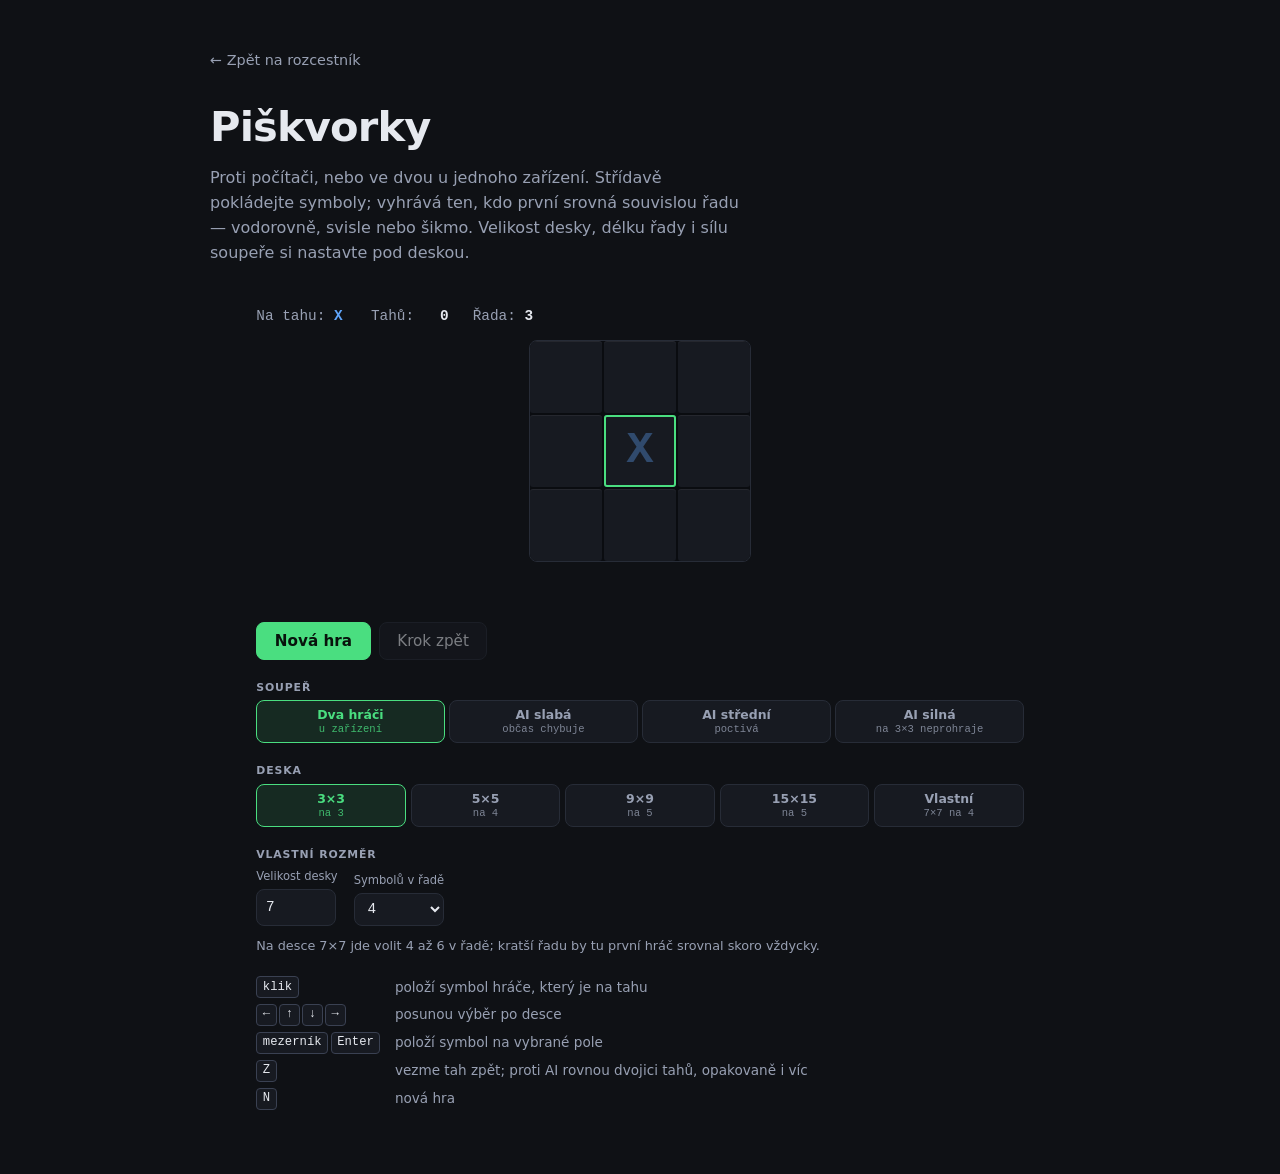
<file: piskvorky/index.html>
<!DOCTYPE html>
<html lang="cs">
<head>
  <meta charset="utf-8">
  <meta name="viewport"
        content="width=device-width, initial-scale=1, maximum-scale=1, user-scalable=no, viewport-fit=cover">
  <title>Piškvorky — Hry v prohlížeči</title>
  <!-- Pojistka pro případ, že se sdílený styl nenačte (jiný server,
       špatný MIME typ, offline). Stránka pak není holý bílý dokument. -->
  <style>
    :root {
      --bg:   #0f1115;
      --text: #e6e9ef;
      --font: system-ui, -apple-system, "Segoe UI", Roboto, "Helvetica Neue", Arial, sans-serif;
    }
    html { color-scheme: dark; background: #0f1115; }
    body {
      margin: 0;
      background: var(--bg);
      color: var(--text);
      font-family: var(--font);
    }
  </style>
  <link rel="stylesheet" href="../shared/style.css">
  <style>
    /* Barvy, které jsou jen tady. Do sdílené palety nepatří — dva hráči
       se nikde jinde ve sbírce nevyskytují. */
    :root {
      /* Symboly hráčů. Ani jeden nesmí být zelený: zelená je v celé
         sbírce barva výběru a rozhodnutí (kurzor, aktivní přepínač),
         a kdyby ji nosil jeden z hráčů, splynulo by mu pole s kurzorem.
         Modrá a jantarová se od sebe liší i odstínem, i jasem — poznají
         se tedy i na displeji, který barvy posouvá, a při barvosleposti
         červená/zelená (nejčastější) zůstávají obě čitelné. */
      --hrac-x: #60a5fa;
      --hrac-o: #fbbf24;

      /* Meze velikosti jednoho pole. Skutečnou hodnotu mezi nimi počítá
         JS z rozměru okna, ale prahy patří sem: jediné, co je rozlišuje,
         je způsob ovládání, a na to se ptá média dotaz. JS si je odsud
         přečte, takže nastavené jsou jen na jednom místě.

         Strop je vyšší než u min (56 px), protože nejmenší deska má tři
         pole na stranu. Při 56 px by celá hra měřila 172 px a na monitoru
         by vypadala jako poštovní známka; při 72 px je z ní čtverec, na
         který se dá dívat. Výš už symboly začnou být neohrabaně velké. */
      --bunka-min: 28px;
      --bunka-max: 72px;
    }

    /* Prst potřebuje větší terč než kurzor myši — 44 px je spodní hranice
       doporučovaná pro dotykové cíle. Deska se kvůli tomu na telefonu do
       okna nemusí vejít; od zmenšování polí je tu důležitější, aby se
       dala trefit, a přetečení řeší rolování v .deska-obal. */
    @media (pointer: coarse) {
      :root {
        --bunka-min: 44px;
      }
    }

    /* Na herní stránce nechceme přiblížení dvojklikem ani tažení
       stránky při klepání do mřížky. */
    html, body {
      overscroll-behavior: none;
      -webkit-text-size-adjust: 100%;
    }

    /* Herní stránka je užší než rozcestník a drží se uprostřed. */
    .wrap {
      max-width: 900px;
      margin-inline: auto;
    }

    main {
      display: flex;
      flex-direction: column;
      align-items: center;
      touch-action: manipulation;     /* zabije double-tap zoom */
      user-select: none;
      -webkit-user-select: none;
      -webkit-touch-callout: none;
    }

    /* Sloupec hry — šířku určuje deska, takže se HUD i ovládání
       zarovnají na její levý okraj. Jakmile deska přeroste sloupec
       stránky, zůstane všechno ostatní na šířce <main> a ven jde jenom
       deska; viz .deska-obal.

       max-width je tu podstatné: bez něj by fit-content narostl na šířku
       desky, a ta bývá širší než okno. Přetekla by celá stránka i
       s hlavičkou a tlačítky. */
    .hra {
      display: flex;
      flex-direction: column;
      width: fit-content;
      max-width: 100%;
    }

    /* HUD nad deskou. Mřížka s pevnými sloupci, ne volný text
       s mezerami: každý údaj má vlastní sloupec, takže přibývající
       cifra neposune sousedy do stran. */
    .hud {
      display: grid;
      grid-template-columns: repeat(3, max-content);
      gap: 0.3rem 1.5rem;
      margin-bottom: 0.75rem;
      font-family: var(--font-mono);
      font-variant-numeric: tabular-nums;   /* pojistka, kdyby --font-mono
                                               spadlo na náhradní písmo */
      font-size: 0.9rem;
      color: var(--text-dim);
    }

    .hud__cislo {
      display: inline-block;
      text-align: right;
      color: var(--text);
      font-weight: 600;
    }

    /* Šířka podle nejdelší hodnoty, jaká může padnout: tahů je na
       největší desce 225, řada nejvýš 6. Bez pevné šířky by se s každou
       přibývající cifrou posunulo všechno napravo od počítadla. */
    .hud__cislo--tahu { min-width: 3ch; }

    /* Kdo je na tahu. Symbol nese barvu hráče, ne jen písmeno — u hry
       pro dva u jednoho zařízení je to ten nejdůležitější údaj na
       stránce a má se poznat koutkem oka. Pevná šířka drží počítadlo
       vpravo na místě i po výhře, kdy se sem píše pomlčka. */
    .hud__hrac {
      display: inline-block;
      min-width: 1.5ch;
      font-weight: 700;
      color: var(--text);
    }

    .hud__hrac--x { color: var(--hrac-x); }
    .hud__hrac--o { color: var(--hrac-o); }

    /* Na úzkém displeji by tři sloupce přetekly. */
    @media (max-width: 480px) {
      .hud {
        grid-template-columns: repeat(2, max-content);
      }
    }

    /* Deska a její rám.

       align-self je tu podstatné hned dvakrát. Obal je flex položka
       v .hra, takže by se bez něj roztáhl na šířku nejširšího sourozence
       a vedle mřížky by v rámu zbyl pruh pozadí. A hlavně: se
       zarovnáním na střed smí obal ze sloupce vystoupit — přeteče na
       obě strany stejně, takže deska zůstane vycentrovaná v okně,
       i když je širší než max-width společného .wrap.

       Přesnou šířku obalu dopočítá JS: je to šířka mřížky, nejvýš však
       šířka okna bez okraje. Proto ji nastavuje jako width, ne jen jako
       max-width — fit-content by se zastavil na šířce sloupce a zbytek
       desky by se zbytečně roloval. */
    .deska-obal {
      align-self: center;
      display: flex;
      border: 1px solid var(--border);

      /* Záložní strop, než JS napoprvé změří okno. */
      max-width: 100%;
      border-radius: var(--radius-sm);
      background: var(--board);

      /* Když se deska při zvolené velikosti pole do okna nevejde,
         neroluje se stránka, ale tenhle obal — a to v obou směrech. */
      overflow: auto;

      /* Dojetí na kraj desky nemá strhnout stránku pod ní ani spustit
         gesto „přetáhnout pro obnovení“. */
      overscroll-behavior: contain;
      touch-action: pan-x pan-y;
    }

    /* Mřížka polí. Počet sloupců a stranu pole nastavuje JS podle
       velikosti okna — v CSS by to byla jen mrtvá čísla. */
    .deska {
      display: grid;
      grid-auto-rows: var(--cell);
      gap: var(--mezera);
      font-family: var(--font-mono);
      font-weight: 700;
      line-height: 1;

      /* Deska je flex položka v rolovacím obalu. Bez tohohle by ji flex
         při nedostatku místa smrskl a pole by se rozjela mimo své
         sloupce — místo aby obal začal rolovat. */
      flex: 0 0 auto;
    }

    /* Jedno pole. Čtverec drží grid-auto-rows z JS, takže tady stačí
       vypnout vše, co si <button> nese s sebou. */
    .bunka {
      display: flex;
      align-items: center;
      justify-content: center;
      padding: 0;
      border: 0;
      border-radius: 3px;
      background: var(--bg-elev);
      color: var(--text);
      font: inherit;
      cursor: pointer;
      transition: background 0.1s ease, opacity 0.15s ease;

      /* Světlá hrana nahoře dělá z pole vystouplý knoflík — deska pak
         čte jako mřížka tlačítek, ne jako tabulka. */
      box-shadow: inset 0 1px 0 rgba(255, 255, 255, 0.06);
    }

    .bunka--x { color: var(--hrac-x); }
    .bunka--o { color: var(--hrac-o); }

    /* Obsazené pole na hover reagovat nesmí — už se s ním nedá nic
       dělat a bliknutí by mátlo. Stejně tak nic nereaguje, dokud počítá
       AI: klik by se v tu chvíli zahodil a zvýrazněné pole by sliboval
       tah, který nepřijde. */
    @media (hover: hover) {
      .deska:not(.deska--konec):not(.deska--mysli) .bunka:not(.bunka--x):not(.bunka--o):hover {
        background: var(--bg-elev-hover);
      }
    }

    /* Pole vybrané klávesnicí. Je vidět od začátku, i než se hráč
       klávesnice dotkne — jinak by nebylo poznat, kam šipky míří.

       Obrys musí ležet uvnitř pole: mezery mezi poli jsou dva pixely,
       takže by odsazený rámeček přetekl přes sousedy. */
    .bunka--kurzor {
      outline: 2px solid var(--accent);
      outline-offset: -2px;
    }

    /* ---------- náhled tahu ----------

       Prázdné pole pod kurzorem (a pod myší) ukáže bledý symbol toho,
       kdo je na tahu. U hry pro dva u jednoho zařízení je to nejrychlejší
       odpověď na otázku „čí je to teď“ — přímo tam, kam se hráč dívá,
       takže nemusí očima na HUD a zpátky. Zároveň je z toho vidět, že
       kliknutí něco položí, ještě než se klikne.

       Symbol říká deska přes data-na-tahu, ne jednotlivá pole: mění se
       každým tahem a přepisovat kvůli němu dvě stovky polí by bylo
       zbytečné. Ghost se kreslí jen na volných polích, jen do konce hry
       a jen když je na tahu člověk — během počítání AI by ukazoval cizí
       symbol na místě, kam hráč stejně nesmí položit. */
    .bunka::after {
      opacity: 0.35;
    }

    .deska[data-na-tahu="1"] .bunka::after { color: var(--hrac-x); }
    .deska[data-na-tahu="2"] .bunka::after { color: var(--hrac-o); }

    .deska:not(.deska--konec):not(.deska--mysli)[data-na-tahu="1"] .bunka--kurzor:not(.bunka--x):not(.bunka--o)::after {
      content: 'X';
    }

    .deska:not(.deska--konec):not(.deska--mysli)[data-na-tahu="2"] .bunka--kurzor:not(.bunka--x):not(.bunka--o)::after {
      content: 'O';
    }

    /* Na dotykovém displeji hover neexistuje a prohlížeč ho po klepnutí
       zamrzle drží na posledním poli — náhled by tam pak visel i po
       položení symbolu. Proto jen tam, kde se opravdu najíždí. */
    @media (hover: hover) {
      .deska:not(.deska--konec):not(.deska--mysli)[data-na-tahu="1"] .bunka:not(.bunka--x):not(.bunka--o):hover::after {
        content: 'X';
      }

      .deska:not(.deska--konec):not(.deska--mysli)[data-na-tahu="2"] .bunka:not(.bunka--x):not(.bunka--o):hover::after {
        content: 'O';
      }
    }

    /* Po konci hry se nedá klikat nikam, ať kurzor nelže. Během počítání
       AI se taky klikat nedá, ale z jiného důvodu — proto jiný kurzor. */
    .deska--konec .bunka {
      cursor: default;
    }

    .deska--mysli .bunka {
      cursor: progress;
    }

    /* A po konci hry zhasne i výběr. Šipky tehdy patří zpátky stránce,
       takže výběr stejně nikam neukazuje — a hlavně: vítězný tah je vždy
       ten poslední, tedy přesně to pole, na kterém výběr stojí. Zelený
       obrys leží ve stejném dvoupixelovém proužku jako rámeček vítězné
       řady a přebil by ho; jedno pole řady by pak svítilo jinou barvou
       než zbytek. */
    .deska--konec .bunka--kurzor {
      outline: none;
    }

    /* Vítězná řada. Rámeček bere barvu z currentColor, tedy ze symbolu
       hráče — nemusí se tedy nikde říkat, kdo vyhrál, obtáhne se to
       samo jeho barvou.

       Zbytek desky se ztlumí, aby řada vystoupila. Jen při výhře:
       u remízy by ztmavlo úplně všechno a nebylo by to k ničemu. */
    .bunka--vyhra {
      background: var(--bg-elev-hover);
      box-shadow: inset 0 0 0 2px currentColor;
    }

    .deska--vyhra .bunka:not(.bunka--vyhra) {
      opacity: 0.45;
    }

    /* Hláška pod deskou. Pevná výška, i když je text prázdný: bez ní by
       se s každou změnou stavu posunulo všechno pod deskou a při dalším
       přepočtu by se změnila i velikost polí. */
    .stav {
      min-height: 3rem;
      margin: 0.75rem 0 0;
      color: var(--text-dim);
      font-size: 0.9rem;
    }

    .stav--konec {
      color: var(--text);
      font-weight: 600;
    }

    /* AI počítá. Tečka vedle textu pomalu pulsuje — bez pohybu by se
       nedalo poznat, jestli se něco děje, nebo jestli hra zamrzla.
       Sdílený styl vypíná animace při prefers-reduced-motion, takže se
       tečka tam prostě jen rozsvítí. */
    .stav--mysli {
      color: var(--accent);
    }

    .stav__tecka {
      display: inline-block;
      width: 0.5em;
      height: 0.5em;
      margin-right: 0.4em;
      border-radius: 50%;
      background: currentColor;
      animation: tep 1s ease-in-out infinite;
    }

    @keyframes tep {
      0%, 100% { opacity: 0.25; }
      50%      { opacity: 1; }
    }

    /* Tlačítka pod deskou. Zarovnaná doleva na okraj desky; bez
       align-self by se ve sloupci roztáhla na její plnou šířku. */
    .tlacitka {
      display: flex;
      flex-wrap: wrap;
      gap: 0.5rem;
      align-self: flex-start;
    }

    /* ---------- nastavení pod deskou ----------
       Je vidět pořád, i rozehrané — změna volby rozdá novou desku. */
    .nastaveni {
      margin-top: 1.25rem;
    }

    .nastaveni__popis {
      display: block;
      margin-bottom: 0.25rem;
      color: var(--text-dim);
      font-size: 0.68rem;
      font-weight: 600;
      text-transform: uppercase;
      letter-spacing: 0.08em;
    }

    .prepinace {
      display: flex;
      flex-wrap: wrap;
      gap: 0.3rem;
    }

    .prepinac {
      flex: 1 1 0;
      min-width: 5.5rem;
      display: flex;
      flex-direction: column;
      align-items: center;
      gap: 0.05rem;
      padding: 0.35rem 0.25rem;
      border: 1px solid var(--border);
      border-radius: var(--radius-sm);
      background: var(--bg-elev);
      color: var(--text-dim);
      font: inherit;
      line-height: 1.25;
      cursor: pointer;
      transition: background 0.15s ease, border-color 0.15s ease, color 0.15s ease;
    }

    .prepinac:hover {
      background: var(--bg-elev-hover);
      border-color: var(--border-hover);
      color: var(--text);
    }

    /* Aktivní volba — jiná barva, rám i výplň, ne jen odstín textu. */
    .prepinac[aria-checked="true"] {
      background: var(--accent-soft);
      border-color: var(--accent);
      color: var(--accent);
    }

    .prepinac__nazev {
      font-size: 0.78rem;
      font-weight: 600;
    }

    .prepinac__detail {
      font-family: var(--font-mono);
      font-size: 0.66rem;
      opacity: 0.8;
    }

    /* ---------- vlastní rozměr ---------- */
    .pole-rada {
      display: flex;
      flex-wrap: wrap;
      align-items: flex-end;
      gap: 0.5rem 1rem;
    }

    .pole {
      display: flex;
      flex-direction: column;
      gap: 0.2rem;
    }

    .pole__popis {
      color: var(--text-dim);
      font-size: 0.72rem;
    }

    .pole__vstup {
      padding: 0.4rem 0.55rem;
      border: 1px solid var(--border);
      border-radius: var(--radius-sm);
      background: var(--bg-elev);
      color: var(--text);
      font: inherit;
      font-family: var(--font-mono);
      font-size: 0.9rem;
    }

    .pole__vstup:hover {
      border-color: var(--border-hover);
    }

    .pole__vstup--cislo {
      width: 5rem;
    }

    /* Poznámka o povolených délkách řady. Vlastní řádek pod poli, ať se
       s nimi nepere o šířku na telefonu. Text píše JS, protože závisí na
       zvolené velikosti desky. */
    .pole__pozn {
      flex-basis: 100%;
      margin: 0.15rem 0 0;
      color: var(--text-dim);
      font-size: 0.8rem;
    }

    /* Legenda ovládání pod deskou. */
    .ovladani {
      display: grid;
      grid-template-columns: max-content 1fr;
      gap: 0.35rem 0.9rem;
      align-items: center;
      margin: 1.25rem 0 0;
      font-size: 0.85rem;
    }

    .ovladani dt {
      justify-self: start;
      display: flex;
      gap: 0.15rem;
      align-items: center;
      flex-wrap: wrap;
    }

    .ovladani dd {
      justify-self: start;
      margin: 0;
      color: var(--text-dim);
    }

    .ovladani kbd {
      padding: 0.1rem 0.35rem;
      border: 1px solid var(--border-hover);
      border-radius: 4px;
      background: var(--bg-elev);
      font-family: var(--font-mono);
      font-size: 0.9em;
      line-height: 1.4;
      color: var(--text);
    }
  </style>
</head>
<body>
  <div class="wrap">

    <a class="back-link" href="../">← Zpět na rozcestník</a>

    <header class="site-header">
      <h1>Piškvorky</h1>
      <p>Proti počítači, nebo ve dvou u jednoho zařízení. Střídavě
         pokládejte symboly; vyhrává ten, kdo první srovná souvislou řadu —
         vodorovně, svisle nebo šikmo. Velikost desky, délku řady i sílu
         soupeře si nastavte pod deskou.</p>
    </header>

    <main>
      <div class="hra">
        <!-- Kdo je na tahu, hlásí i odečítač obrazovky: je to jediná
             informace, kterou hráč mezi tahy potřebuje, a na desce samé
             se nedá nahmatat. Živá oblast je celý <span>, ať se přečte
             „Na tahu: O“, ne holé „O“. -->
        <div class="hud">
          <span aria-live="polite">Na tahu: <strong class="hud__hrac" id="hud-hrac">X</strong></span>
          <span>Tahů: <strong class="hud__cislo hud__cislo--tahu" id="hud-tahu">0</strong></span>
          <span>Řada: <strong class="hud__cislo" id="hud-rada">3</strong></span>
        </div>

        <!-- Pole staví JS podle zvolené velikosti. role="group" a ne
             "grid": mřížka podle ARIA chce řádky a buňky, a to by tu byla
             vrstva navíc jen kvůli názvu role. Pohyb šipkami po desce
             řeší JS sám. -->
        <div class="deska-obal">
          <div class="deska" id="deska" role="group" aria-label="Hrací deska"></div>
        </div>

        <p class="stav" id="stav" aria-live="polite"></p>

        <div class="tlacitka">
          <button class="btn btn--primary" id="btn-nova" type="button">Nová hra</button>
          <button class="btn" id="btn-zpet" type="button">Krok zpět</button>
        </div>

        <!-- Přepínače staví JS ze seznamů, ať jsou popisy voleb jen na
             jednom místě. -->
        <div class="nastaveni">
          <span class="nastaveni__popis" id="popis-souper">Soupeř</span>
          <div class="prepinace" role="radiogroup" aria-labelledby="popis-souper" id="volba-souper"></div>
        </div>

        <!-- Kdo začíná. Ve hře dvou lidí se skrývá: X začíná podle
             pravidel a oba hráči jsou u stejného stolu, takže není co
             volit. -->
        <div class="nastaveni" id="blok-zacina">
          <span class="nastaveni__popis" id="popis-zacina">Začíná</span>
          <div class="prepinace" role="radiogroup" aria-labelledby="popis-zacina" id="volba-zacina"></div>
        </div>

        <div class="nastaveni">
          <span class="nastaveni__popis" id="popis-deska">Deska</span>
          <div class="prepinace" role="radiogroup" aria-labelledby="popis-deska" id="volba-deska"></div>
        </div>

        <div class="nastaveni">
          <span class="nastaveni__popis" id="popis-vlastni">Vlastní rozměr</span>
          <div class="pole-rada">
            <label class="pole">
              <span class="pole__popis">Velikost desky</span>
              <input class="pole__vstup pole__vstup--cislo" id="vstup-velikost"
                     type="number" min="3" max="15" step="1" inputmode="numeric">
            </label>
            <label class="pole">
              <span class="pole__popis">Symbolů v řadě</span>
              <select class="pole__vstup" id="vstup-rada"></select>
            </label>
            <p class="pole__pozn" id="pozn-rada"></p>
          </div>
        </div>

        <dl class="ovladani">
          <dt><kbd>klik</kbd></dt>
          <dd>položí symbol hráče, který je na tahu</dd>
          <dt><kbd>←</kbd><kbd>↑</kbd><kbd>↓</kbd><kbd>→</kbd></dt>
          <dd>posunou výběr po desce</dd>
          <dt><kbd>mezerník</kbd> <kbd>Enter</kbd></dt>
          <dd>položí symbol na vybrané pole</dd>
          <dt><kbd>Z</kbd></dt>
          <dd>vezme tah zpět; proti AI rovnou dvojici tahů, opakovaně i víc</dd>
          <dt><kbd>N</kbd></dt>
          <dd>nová hra</dd>
        </dl>
      </div>
    </main>

  </div>

<script>
(function () {
  'use strict';

  /* Meze velikosti pole jsou v CSS (--bunka-min, --bunka-max), protože
     je rozlišuje média dotaz (pointer: coarse). Tyhle hodnoty se použijí
     jen tehdy, když se proměnná nedá přečíst. */
  var CELL_MIN_ZALOHA = 28;
  var CELL_MAX_ZALOHA = 72;

  var MEZERA     = 2;      // px mezi poli — skrz ně prosvítá deska
  var REZERVA    = 24;     // ať se deska nelepí na spodek okna
  var OKRAJ_OKNA = 16;     // a ani na boky, kam smí vystoupit ze sloupce

  /* Kolik výšky okna dostane deska. Je to jednak podlaha rozpočtu —
     nafoukne desku i tam, kde by podle měření nezbylo nic — jednak strop
     rolovacího obalu, takže obojí drží stejné číslo. Kdyby se lišila,
     deska by se buď rolovala uvnitř obalu, ačkoliv byla spočítaná tak,
     aby se vešla, nebo by naopak nechala kus okna ležet ladem. */
  var PODIL_VYSKY    = 0.75;
  var OBAL_MIN_VYSKA = 200;

  var PODIL_PISMA = 0.62;  // výška symbolu vůči straně pole

  /* ---------------------------------------------------------------
     Meze nastavení.

     Krátká řada na velké desce není hra, ale formalita: kdo začíná, má
     tolik volných směrů, že se prakticky nedá zastavit (tři v řadě na
     desce 9×9 vyhraje první hráč skoro vždy). Proto je délka řady svázaná
     s velikostí desky — čím větší deska, tím delší řada je nejméně
     potřeba.

     Vzorec je hrubý, ale drží poměr, na kterém stojí známé varianty:
     3 na desce 3, 4 na desce 5 až 6, 5 na desce 9 až 12. Nad šest se
     nejde: delší řada už se na desce hledá hůř, než se staví.

     Ze stropu K_MAX plyne i největší povolená deska. Pro velikost 16 by
     vzorec chtěl sedm v řadě, a to už povolené není — kdyby se velikost
     nezastavila na 15, zbyla by nabídka délek prázdná. */
  var K_MIN = 3;
  var K_MAX = 6;

  var VELIKOST_MIN = 3;
  var VELIKOST_MAX = 15;   // = největší velikost, pro kterou vyjde kMin <= K_MAX

  function kMin(velikost) {
    return Math.max(K_MIN, Math.ceil(velikost / 3) + 1);
  }

  /* Delší řada, než je strana desky, by se nikam nevešla — vodorovně ani
     svisle. Na malých deskách proto strop stahuje velikost, ne K_MAX. */
  function kMax(velikost) {
    return Math.min(K_MAX, velikost);
  }

  function kPlatne(velikost, k) {
    return k >= kMin(velikost) && k <= kMax(velikost);
  }

  /* ---------------------------------------------------------------
     Předvolby desky.

     Seznam je jediným zdrojem popisků i platných hodnot při načítání
     z úložiště. id se nesmí měnit, je to klíč v localStorage.

     Poslední předvolba (15×15 na 5) vzorec výše porušuje — ten by tady
     chtěl šest v řadě. Je to schválně: přesně tohle je gomoku, hraje se
     tak sto let a stojí za to ho nabídnout pod vlastním jménem. Vzorec
     hlídá kombinace, které si hráč složí sám; známou variantu z nabídky
     vyhazovat nebudeme.

     Položka 'vlastni' rozměry nemá — ty si drží proměnná vlastni níž
     a přepínač je jen applikuje. Kdyby je nesla i tahle položka, byly by
     v paměti dvakrát a jedna kopie by se dřív nebo později rozešla. */
  var PREDVOLBY = [
    { id: 'p3',      nazev: '3×3',     velikost:  3, k: 3 },
    { id: 'p5',      nazev: '5×5',     velikost:  5, k: 4 },
    { id: 'p9',      nazev: '9×9',     velikost:  9, k: 5 },
    { id: 'p15',     nazev: '15×15',   velikost: 15, k: 5 },
    { id: 'vlastni', nazev: 'Vlastní' }
  ];

  var VYCHOZI_VOLBA = 'p3';

  // výchozí obsah polí pro vlastní rozměr; kPlatne(7, 4) je pravda
  var VYCHOZI_VLASTNI = { velikost: 7, k: 4 };

  /* ---------------------------------------------------------------
     Soupeř.

     hloubka  — kolik půltahů dopředu se prohledává
     nahoda   — pravděpodobnost, že se místo nejlepšího tahu zahraje
                náhodný kandidát
     doKonce  — na malé desce (do 16 polí) se místo omezené hloubky
                dohledá až do konce partie

     doKonce má jen silná úroveň. Slabá a střední mají hloubku zadanou
     napevno a měly by ji mít i na tříkrát třech — kdyby i ony hrály
     malou desku do konce, byly by na ní obě dokonalé a rozdíl mezi
     všemi třemi úrovněmi by na 3×3 zmizel. Právě tam přitom začátečník
     hraje nejčastěji.

     Ani slabá úroveň ale nikdy nepřehlédne řadu délky kVyhre-1 — svoji
     ani soupeřovu, viz vyhravajiciTah v Ai.tah. Náhoda se rozhoduje až
     mezi tahy, o které nejde: přehlédnutá výhra nebo neubráněná pětka
     je z pohledu hráče rozbitá hra, ne mírnější obtížnost. */
  var SOUPERI = [
    { id: 'dva',     nazev: 'Dva hráči', detail: 'u zařízení' },
    { id: 'slaba',   nazev: 'AI slabá',  detail: 'občas chybuje', hloubka: 1, nahoda: 0.30 },
    { id: 'stredni', nazev: 'AI střední', detail: 'poctivá',      hloubka: 2, nahoda: 0 },
    { id: 'silna',   nazev: 'AI silná',  detail: 'na 3×3 neprohraje', hloubka: 4, nahoda: 0, doKonce: true }
  ];

  var VYCHOZI_SOUPER = 'dva';

  /* Kdo začíná. X táhne první podle pravidel hry, takže se tady ve
     skutečnosti volí, kdo hraje za X — na to se ale nikdo neptá takhle,
     ptá se „začínám já, nebo on“. */
  var ZACATKY = [
    { id: 'ty', nazev: 'Ty', detail: 'hraješ X' },
    { id: 'ai', nazev: 'AI', detail: 'hraješ O' }
  ];

  var VYCHOZI_ZACATEK = 'ty';

  var KLIC_VOLBA   = 'piskvorky:volba';
  var KLIC_VLASTNI = 'piskvorky:vlastni';   // "velikost:řada", třeba "7:4"
  var KLIC_SOUPER  = 'piskvorky:souper';
  var KLIC_ZACINA  = 'piskvorky:zacina';

  /* Symboly hráčů. Index odpovídá hodnotě v desce, takže se na ně dá
     sáhnout přímo číslem hráče. Písmena, ne obrázkové znaky (✕, ○):
     ta v některých písmech chybí nebo mají jinou optickou velikost než
     zbytek, a v mřížce by pak jeden hráč vypadal drobnější než druhý. */
  var ZNAKY = ['', 'X', 'O'];
  var NAZVY = ['prázdné', 'křížek', 'kolečko'];

  /* Prodleva před spuštěním výpočtu AI. Není to zdržování naoko: výpočet
     běží na hlavním vlákně a než začne, musí prohlížeč stihnout vykreslit
     hlášku „AI přemýšlí“ a symbol, který hráč právě položil. Bez odkladu
     by se obojí objevilo až spolu s hotovým tahem AI, tedy nikdy.

     Schválně ne requestAnimationFrame ani requestIdleCallback: obojí se
     v neaktivní záložce zastaví nebo odloží o vteřiny, takže by hra
     v přepnuté kartě přestala odpovídat. setTimeout běží dál. */
  var PROSTOJ_AI = 140;

  /* ---------------------------------------------------------------
     Řada na desce.

     Jediná definice toho, co je řada, pro celou hru — čte odsud
     vyhodnocení tahu, zvýraznění vítězné řady i celá AI. Kdyby si to
     kterákoliv z nich počítala po svém, rozešly by se při prvním zásahu
     do pravidel a hra by lhala buď hráči, nebo sama sobě.

     Směry jsou čtyři, ne osm: každá přímka se prochází na obě strany
     naráz, takže by druhá polovina osmi směrů počítala totéž pozpátku.

     Deska se sem předává jako parametr, ne přes globální game: AI počítá
     nad vlastní pracovní kopií a se stavem hry na obrazovce nesmí mít
     nic společného.
     --------------------------------------------------------------- */
  var SMERY = [
    [1,  0],   // vodorovně
    [0,  1],   // svisle
    [1,  1],   // diagonála ↘
    [1, -1]    // diagonála ↗
  ];

  /* Kolik polí ve směru (dx, dy) od (x, y) nese symbol hrac. Výchozí
     pole se nepočítá — vrací se délka „přívěsku“, ne celého úseku. */
  function pocetSmerem(pole, cols, rows, x, y, dx, dy, hrac) {
    var n = 0;
    var cx = x + dx;
    var cy = y + dy;

    while (cx >= 0 && cy >= 0 && cx < cols && cy < rows &&
           pole[cy * cols + cx] === hrac) {
      n++;
      cx += dx;
      cy += dy;
    }

    return n;
  }

  /* Vyhrál právě položený tah na poli i? Prochází se jen čtyři přímky
     vedoucí tímhle polem, ne celá deska: řada, která vznikla, tímhle
     polem musí projít — jinak by existovala už před tahem a hra by
     tehdy skončila. Kontrola tak stojí nanejvýš pár desítek porovnání
     bez ohledu na to, jak je deska velká. */
  function jeVyhraPo(pole, cols, rows, k, i) {
    var x = i % cols;
    var y = (i / cols) | 0;
    var hrac = pole[i];

    for (var d = 0; d < SMERY.length; d++) {
      var dx = SMERY[d][0];
      var dy = SMERY[d][1];

      if (1 + pocetSmerem(pole, cols, rows, x, y, dx, dy, hrac)
            + pocetSmerem(pole, cols, rows, x, y, -dx, -dy, hrac) >= k) {
        return true;
      }
    }

    return false;
  }

  /* Totéž, ale se souřadnicemi — pro zvýraznění. Vrací celý souvislý
     úsek, ne prvních k polí: řada bývá po dotažení delší (tah doprostřed
     dvou kratších úseků) a zvýraznit se má ta, kterou hráč na desce
     vidí. Body vycházejí rovnou v pořadí podél směru, protože se skládají
     od jednoho konce úseku ke druhému. */
  function radaPresPole(pole, cols, rows, k, i) {
    var x = i % cols;
    var y = (i / cols) | 0;
    var hrac = pole[i];

    for (var d = 0; d < SMERY.length; d++) {
      var dx = SMERY[d][0];
      var dy = SMERY[d][1];
      var vzad  = pocetSmerem(pole, cols, rows, x, y, -dx, -dy, hrac);
      var vpred = pocetSmerem(pole, cols, rows, x, y,  dx,  dy, hrac);

      if (vzad + 1 + vpred < k) continue;

      var body = [];
      for (var n = -vzad; n <= vpred; n++) {
        body.push({ x: x + n * dx, y: y + n * dy });
      }
      return body;
    }

    return null;
  }

  /* ===============================================================
     AI

     Minimax s alfa-beta ořezáváním. Na malé desce se dohledá do konce
     partie a hraje se dokonale; na velké se hloubka omezí a listy se
     ohodnotí heuristicky.

     Celý modul pracuje nad vlastní kopií desky a o zbytku hry neví nic —
     dostane pozici a vrátí index pole. Díky tomu se dá pustit i mimo
     rozehranou hru, což využívá test na konci souboru.
     =============================================================== */
  var Ai = (function () {

    /* Hodnota vyhrané partie. Musí být řádově nad čímkoliv, co může
       vrátit heuristika — jinak by se dala pozice s několika otevřenými
       řadami „vyvážit“ proti skutečné prohře. */
    var VYHRA = 1e9;

    /* Ohodnocení jednoho souvislého úseku podle délky. Roste strmě:
       o úsecích rozhoduje především délka, otevřenost je až druhé
       kritérium. */
    var ZAKLAD = [0, 1, 20, 400, 8000, 160000];

    /* Úsek délky kVyhre-1 otevřený z obou stran je nezastavitelný —
       soupeř může zavřít jen jeden konec a druhým se řada dotáhne.
       Musí tedy mít hodnotu skoro jako výhra, jinak by se AI nechala
       zlákat vlastním útokem místo aby ho zavčas ucpala.

       Polootevřený je jen hrozba na jeden tah: dá se zablokovat, ale
       nesmí se přehlédnout — proto pořád víc než cokoliv kratšího. */
    var OTEVRENA_K1     = 300000;
    var POLOOTEVRENA_K1 = 15000;

    /* Soupeřovy úseky se odečítají s vyšší vahou než přičítají vlastní.
       Bez toho AI ráda staví vlastní řadu o tah déle, než by měla, a na
       soupeřovu odpoví až ve chvíli, kdy je pozdě: obě řady jsou pro ni
       stejně cenné, jenže soupeř je na tahu dřív. Přebytek stačí malý,
       o řád víc už by z AI udělalo čirého blokaře, který sám nikdy nic
       nepostaví. */
    var VAHA_OBRANY = 1.2;

    /* Do jaké vzdálenosti od položeného kamene se hledají kandidáti.
       Dvojka je nejmenší rozumná: tah do vzdálenosti 2 ještě může
       navázat na existující úsek (přes jednu mezeru), dál od kamenů se
       v piškvorkách nehraje. Na 15×15 to sráží větvení z 225 na desítky
       a teprve tím je hledání proveditelné. */
    var OKOLI = 2;

    /* Kolik nejlepších kandidátů se v uzlu prohledá. Bez tohohle stropu
       roste strom na velké desce i po zúžení tak, že hloubka 4 trvá
       vteřiny. Řazení kandidátů podle heuristiky (viz serad) je proto
       podmínka správnosti, ne jen rychlosti: co se do stropu nevejde,
       AI vůbec neuvidí. Nejde tím ale přehlédnout přímá hrozba — výhra
       i blok se řeší zvlášť ještě před hledáním. */
    var SIRKA_KOREN  = 20;
    var SIRKA_UVNITR = 12;

    /* Do kolika prázdných polí se dohledává do konce partie. Šestnáct
       je celá deska 4×4, takže obě malé desky (3×3 i 4×4) se hrají
       dokonale od prvního tahu. Vejde se to jen díky tomu, že na malé
       desce partie končí dřív, než se strom rozroste: alfa-beta naráží
       na vyhrané a prohrané pozice hned v prvních patrech a zbytek
       neprochází. Změřeno na 4×4 s řadou 4, tedy nejdelší možnou
       partii — viz test níž. */
    var PLNE_MAX_PRAZDNYCH = 16;

    // do téhle velikosti se nezužují kandidáti a smí se hrát do konce
    var MALA_DESKA = 16;

    function vDesce(s, x, y) {
      return x >= 0 && y >= 0 && x < s.cols && y < s.rows;
    }

    /* ---------------------------------------------------------------
       Blízkost kamenů.

       Pro každé pole se drží, kolik položených kamenů leží v jeho okolí
       do vzdálenosti OKOLI. Kandidáti jsou pak prostě prázdná pole
       s nenulovým počtem — bez procházení okolí při každém hledání.

       Počty se udržují při pokládání a braní zpět, tedy 25 sčítání na
       tah. Kdyby se okolí prohledávalo až při generování kandidátů,
       stálo by to 25 čtení na každé prázdné pole v každém uzlu stromu.
       --------------------------------------------------------------- */
    function upravBlizkost(s, i, o) {
      var x = i % s.cols;
      var y = (i / s.cols) | 0;

      for (var dy = -OKOLI; dy <= OKOLI; dy++) {
        var cy = y + dy;
        if (cy < 0 || cy >= s.rows) continue;

        for (var dx = -OKOLI; dx <= OKOLI; dx++) {
          var cx = x + dx;
          if (cx < 0 || cx >= s.cols) continue;

          s.blizko[cy * s.cols + cx] += o;
        }
      }
    }

    function poloz(s, i, hrac) {
      s.pole[i] = hrac;
      upravBlizkost(s, i, 1);
    }

    function vrat(s, i) {
      s.pole[i] = 0;
      upravBlizkost(s, i, -1);
    }

    /* ---------------------------------------------------------------
       Konec úseku.

       (x, y) je první pole ZA úsekem ve směru (dx, dy). Vrací dvě věci
       najednou zabalené do čísla: jestli je to pole volné (úsek se tudy
       dá natáhnout hned) a kolik polí tím směrem není soupeřových, tedy
       kolik místa tam úsek vůbec má.

       Zabalené proto, že se tohle volá dvakrát pro každý úsek na desce
       při každém ohodnocení listu. Vracet objekt by znamenalo tisíce
       zahozených objektů na jeden tah AI.
       --------------------------------------------------------------- */
    function konecUseku(s, x, y, dx, dy, souper) {
      var otevreno = 0;
      var misto = 0;
      var cx = x;
      var cy = y;

      for (var n = 0; n < s.k; n++) {
        if (!vDesce(s, cx, cy)) break;

        var v = s.pole[cy * s.cols + cx];
        if (v === souper) break;

        if (n === 0 && v === 0) otevreno = 1;
        misto++;
        cx += dx;
        cy += dy;
      }

      return misto * 2 + otevreno;
    }

    /* Hodnota jednoho úseku. prostor je délka úseku plus volné místo na
       obou koncích — když se do něj kVyhre nevejde, je úsek slepý a je
       jedno, jak je dlouhý. */
    function hodnotaUseku(delka, konce, prostor, k) {
      if (delka >= k) return VYHRA;      // pojistka, terminál se pozná dřív
      if (prostor < k) return 0;         // řada se sem už nevejde
      if (konce === 0) return 0;         // zavřený z obou stran, neroste

      if (delka === k - 1) {
        return konce === 2 ? OTEVRENA_K1 : POLOOTEVRENA_K1;
      }

      var z = ZAKLAD[Math.min(delka, ZAKLAD.length - 1)];
      return konce === 2 ? z * 6 : z;
    }

    /* ---------------------------------------------------------------
       Ohodnocení pozice z pohledu s.ja.

       Každý souvislý úsek stejných symbolů se započítá právě jednou:
       bere se jen od svého začátku, tedy od pole, před kterým ve směru
       chůze leží něco jiného. Bez té podmínky by se pětice započítala
       pětkrát.
       --------------------------------------------------------------- */
    function ohodnot(s) {
      var skore = 0;

      for (var d = 0; d < SMERY.length; d++) {
        var dx = SMERY[d][0];
        var dy = SMERY[d][1];

        for (var y = 0; y < s.rows; y++) {
          for (var x = 0; x < s.cols; x++) {
            var hrac = s.pole[y * s.cols + x];
            if (hrac === 0) continue;

            var px = x - dx;
            var py = y - dy;
            if (vDesce(s, px, py) && s.pole[py * s.cols + px] === hrac) continue;

            var delka = 1 + pocetSmerem(s.pole, s.cols, s.rows, x, y, dx, dy, hrac);
            var souper = hrac === 1 ? 2 : 1;

            var za   = konecUseku(s, x + delka * dx, y + delka * dy, dx, dy, souper);
            var pred = konecUseku(s, px, py, -dx, -dy, souper);

            var h = hodnotaUseku(delka, (za & 1) + (pred & 1),
                                 delka + (za >> 1) + (pred >> 1), s.k);

            skore += hrac === s.ja ? h : -h * VAHA_OBRANY;
          }
        }
      }

      return skore;
    }

    /* Jak cenné je pro hráče hrac položit na pole i — jen z úseků, které
       tím polem procházejí. Používá se na řazení kandidátů, kde by celé
       ohodnocení desky bylo zbytečně drahé. */
    function skoreTahu(s, i, hrac) {
      var x = i % s.cols;
      var y = (i / s.cols) | 0;
      var souper = hrac === 1 ? 2 : 1;
      var puvodni = s.pole[i];
      var skore = 0;

      s.pole[i] = hrac;

      for (var d = 0; d < SMERY.length; d++) {
        var dx = SMERY[d][0];
        var dy = SMERY[d][1];
        var vzad  = pocetSmerem(s.pole, s.cols, s.rows, x, y, -dx, -dy, hrac);
        var vpred = pocetSmerem(s.pole, s.cols, s.rows, x, y,  dx,  dy, hrac);
        var delka = 1 + vzad + vpred;

        var za   = konecUseku(s, x + (vpred + 1) * dx, y + (vpred + 1) * dy,
                              dx, dy, souper);
        var pred = konecUseku(s, x - (vzad + 1) * dx, y - (vzad + 1) * dy,
                              -dx, -dy, souper);

        skore += hodnotaUseku(delka, (za & 1) + (pred & 1),
                              delka + (za >> 1) + (pred >> 1), s.k);
      }

      s.pole[i] = puvodni;
      return skore;
    }

    /* Prázdná pole, která stojí za úvahu. Na velké desce jen ta blízko
       už položených kamenů — jinde se v piškvorkách nehraje a větvení by
       bylo neúnosné.

       Kdyby zúžení nevrátilo nic (deska plná kamenů jen v jednom rohu
       a zbytek daleko), sáhne se pro všechna prázdná pole. Prakticky
       nenastane, ale prázdný seznam by se venku tvářil jako remíza. */
    function kandidati(s) {
      var ven = [];
      var i;

      for (i = 0; i < s.pole.length; i++) {
        if (s.pole[i] !== 0) continue;
        if (s.zuzovat && s.blizko[i] === 0) continue;
        ven.push(i);
      }

      if (!ven.length && s.zuzovat) {
        for (i = 0; i < s.pole.length; i++) {
          if (s.pole[i] === 0) ven.push(i);
        }
      }

      return ven;
    }

    /* Řazení kandidátů před prohledáváním. Alfa-beta ořezává tím líp,
       čím dřív narazí na dobrý tah — se špatným pořadím se z ořezávání
       nestane skoro nic a strom se prohledá celý.

       Sčítá se cena tahu pro toho, kdo je na tahu, i pro jeho soupeře:
       pole, kam by soupeř rád položil, je stejně důležité jako pole
       vlastní. Střed desky je poslední rozhodčí při shodě — na okraji
       má úsek méně směrů, kam růst. */
    function serad(s, kand, naTahu) {
      var souper = naTahu === 1 ? 2 : 1;
      var klice = [];
      var n;

      for (n = 0; n < kand.length; n++) {
        var i = kand[n];
        klice.push({
          i: i,
          v: skoreTahu(s, i, naTahu) + skoreTahu(s, i, souper) + s.stred[i]
        });
      }

      klice.sort(function (a, b) { return b.v - a.v; });

      for (n = 0; n < klice.length; n++) kand[n] = klice[n].i;
    }

    /* ---------------------------------------------------------------
       Minimax s alfa-beta.

       Skóre je vždycky z pohledu s.ja, takže maximalizuje AI a soupeř
       minimalizuje. Terminál se pozná hned po položení kamene — levněji
       než prohledáváním celé desky na začátku uzlu.

       K výhře se přičítá zbývající hloubka: ze dvou vynucených výher je
       lepší ta bližší a z dvou proher ta vzdálenější. Bez toho by AI
       s vyhranou pozicí jen přešlapovala, protože všechny výhry by měly
       stejnou cenu.
       --------------------------------------------------------------- */
    function minimax(s, hloubka, alfa, beta, naTahu) {
      if (hloubka <= 0) return ohodnot(s);

      var kand = kandidati(s);
      if (!kand.length) return 0;          // není kam položit, remíza

      serad(s, kand, naTahu);

      var sirka = s.plne ? kand.length : Math.min(kand.length, SIRKA_UVNITR);
      var maximalizuje = naTahu === s.ja;
      var nej = maximalizuje ? -Infinity : Infinity;
      var dalsi = naTahu === 1 ? 2 : 1;

      for (var n = 0; n < sirka; n++) {
        var i = kand[n];
        var skore;

        poloz(s, i, naTahu);

        if (jeVyhraPo(s.pole, s.cols, s.rows, s.k, i)) {
          skore = maximalizuje ? VYHRA + hloubka : -(VYHRA + hloubka);
        } else {
          skore = minimax(s, hloubka - 1, alfa, beta, dalsi);
        }

        vrat(s, i);

        if (maximalizuje) {
          if (skore > nej) nej = skore;
          if (nej > alfa) alfa = nej;
        } else {
          if (skore < nej) nej = skore;
          if (nej < beta) beta = nej;
        }

        if (beta <= alfa) break;           // druhá strana sem stejně nepustí
      }

      return nej;
    }

    /* Kořen hledání. Liší se od uzlu jen tím, že si pamatuje, který tah
       k nejlepšímu skóre vedl. */
    function korenoveHledani(s, kand, hloubka) {
      serad(s, kand, s.ja);

      var sirka = s.plne ? kand.length : Math.min(kand.length, SIRKA_KOREN);
      var nejlepsi = kand[0];
      var nej = -Infinity;
      var alfa = -Infinity;
      var dalsi = s.ja === 1 ? 2 : 1;

      for (var n = 0; n < sirka; n++) {
        var i = kand[n];
        var skore;

        poloz(s, i, s.ja);

        if (jeVyhraPo(s.pole, s.cols, s.rows, s.k, i)) {
          skore = VYHRA + hloubka;
        } else {
          skore = minimax(s, hloubka - 1, alfa, Infinity, dalsi);
        }

        vrat(s, i);

        if (skore > nej) {
          nej = skore;
          nejlepsi = i;
        }
        if (nej > alfa) alfa = nej;
      }

      return nejlepsi;
    }

    /* Pole, na kterém hrac okamžitě vyhraje, nebo -1. Přesně tohle je
       „dotáhni vlastní řadu délky kVyhre-1“ a po záměně hráčů i
       „zablokuj soupeřovu“ — v obou případech se hledá políčko, po
       kterém na desce leží kVyhre stejných symbolů.

       Hledá se mezi kandidáty, tedy i na velké desce jen v okolí kamenů.
       Řada délky kVyhre-1 z definice sousedí s vlastními kameny, takže
       pole, které ji dotáhne, leží v okolí vždycky. */
    function vyhravajiciTah(s, kand, hrac) {
      for (var n = 0; n < kand.length; n++) {
        var i = kand[n];
        s.pole[i] = hrac;
        var vyhra = jeVyhraPo(s.pole, s.cols, s.rows, s.k, i);
        s.pole[i] = 0;

        if (vyhra) return i;
      }

      return -1;
    }

    function pripravStav(deska, cols, rows, k, ja, souper) {
      var pocet = cols * rows;
      var prazdnych = 0;
      var i;

      var s = {
        pole: deska.slice(),
        cols: cols,
        rows: rows,
        k: k,
        ja: ja,
        blizko: [],
        stred: [],
        zuzovat: pocet > MALA_DESKA,
        plne: false
      };

      for (i = 0; i < pocet; i++) {
        s.blizko.push(0);
        if (s.pole[i] === 0) prazdnych++;
      }

      for (i = 0; i < pocet; i++) {
        if (s.pole[i] !== 0) upravBlizkost(s, i, 1);
      }

      /* Bonus za střed. Jen na rozhodnutí shody mezi jinak stejně
         dobrými tahy, takže musí být řádově pod nejmenší hodnotou úseku
         (ZAKLAD[1] = 1 krát otevřenost) — proto zlomky. */
      var sx = (cols - 1) / 2;
      var sy = (rows - 1) / 2;
      for (i = 0; i < pocet; i++) {
        var vzdalenost = Math.abs(i % cols - sx) + Math.abs(((i / cols) | 0) - sy);
        s.stred.push(0.5 - vzdalenost / (cols + rows));
      }

      s.plne = !!souper.doKonce && pocet <= MALA_DESKA &&
               prazdnych <= PLNE_MAX_PRAZDNYCH;
      s.prazdnych = prazdnych;

      return s;
    }

    /* Tah AI. Vrací index pole, nebo -1, když není kam položit.

       Pořadí kroků není libovolné: vlastní výhra má přednost před
       blokem (dotáhnout řadu je lepší než zdržovat soupeře, když už je
       stejně po hře) a obojí má přednost před hledáním i před náhodou. */
    function tah(deska, cols, rows, k, ja, souper) {
      var s = pripravStav(deska, cols, rows, k, ja, souper);
      var on = ja === 1 ? 2 : 1;
      var i;

      // na prázdné desce není co počítat, střed je vždycky nejlepší
      if (s.prazdnych === cols * rows) {
        return (((rows / 2) | 0) * cols) + ((cols / 2) | 0);
      }

      var kand = kandidati(s);
      if (!kand.length) return -1;

      i = vyhravajiciTah(s, kand, ja);
      if (i >= 0) return i;

      i = vyhravajiciTah(s, kand, on);
      if (i >= 0) return i;

      /* Slabá úroveň občas střelí od boku. Až tady, tedy až mezi tahy,
         o které nejde — hrubá chyba v přímé hrozbě není mírnější
         obtížnost, ale rozbitá hra. */
      if (souper.nahoda > 0 && Math.random() < souper.nahoda) {
        return kand[(Math.random() * kand.length) | 0];
      }

      var hloubka = s.plne ? s.prazdnych : souper.hloubka;
      return korenoveHledani(s, kand, hloubka);
    }

    return { tah: tah, ohodnot: ohodnot };
  })();

  /* ---------------------------------------------------------------
     Odkazy do DOMu.
     --------------------------------------------------------------- */
  var elDeska  = document.getElementById('deska');
  var elObal   = elDeska.parentNode;
  var elHra    = document.querySelector('.hra');

  var elHrac   = document.getElementById('hud-hrac');
  var elTahu   = document.getElementById('hud-tahu');
  var elRada   = document.getElementById('hud-rada');
  var elStav   = document.getElementById('stav');
  var elNova   = document.getElementById('btn-nova');
  var elZpet   = document.getElementById('btn-zpet');

  var elVolba       = document.getElementById('volba-deska');
  var elVolbaSouper = document.getElementById('volba-souper');
  var elVolbaZacina = document.getElementById('volba-zacina');
  var elBlokZacina  = document.getElementById('blok-zacina');

  var elVelikost = document.getElementById('vstup-velikost');
  var elVstupK   = document.getElementById('vstup-rada');
  var elPoznK    = document.getElementById('pozn-rada');

  // leží stisk uvnitř některé skupiny přepínačů?
  function vPrepinacich(el) {
    return !!el && (elVolba.contains(el) || elVolbaSouper.contains(el) ||
                    elVolbaZacina.contains(el));
  }

  /* ---------------------------------------------------------------
     Úložiště.

     Volání je v try/catch: v privátním okně a při zakázaném úložišti
     localStorage vyhazuje výjimku už při čtení. Hra pak běží dál, jen
     si volbu nepamatuje.
     --------------------------------------------------------------- */
  function najdiPodleId(seznam, id) {
    for (var i = 0; i < seznam.length; i++) {
      if (seznam[i].id === id) return seznam[i];
    }
    return null;
  }

  /* Přečte id ze seznamu, nebo vrátí výchozí. Ručně přepsaný záznam
     v úložišti tak nemůže nastavit volbu, kterou nabídka nenabízí. */
  function nactiId(klic, seznam, vychozi) {
    try {
      var ulozene = najdiPodleId(seznam, localStorage.getItem(klic));
      if (ulozene) return ulozene.id;
    } catch (e) {
      /* nepřístupné úložiště — jedeme na výchozím */
    }
    return vychozi;
  }

  function uloz(klic, hodnota) {
    try {
      localStorage.setItem(klic, hodnota);
    } catch (e) {
      /* nevadí, volba vydrží jen do konce sezení */
    }
  }

  /* Vlastní rozměr. Uložená dvojice se čte se stejnou kontrolou, jakou
     musí projít ta zadaná v polích. */
  function nactiVlastni() {
    try {
      var casti = String(localStorage.getItem(KLIC_VLASTNI)).split(':');
      var v = parseInt(casti[0], 10);
      var k = parseInt(casti[1], 10);

      if (isFinite(v) && isFinite(k) &&
          v >= VELIKOST_MIN && v <= VELIKOST_MAX && kPlatne(v, k)) {
        return { velikost: v, k: k };
      }
    } catch (e) {
      /* nepřístupné úložiště — jedeme na výchozím */
    }
    return { velikost: VYCHOZI_VLASTNI.velikost, k: VYCHOZI_VLASTNI.k };
  }

  function ulozVlastni() {
    uloz(KLIC_VLASTNI, vlastni.velikost + ':' + vlastni.k);
  }

  var volbaId  = nactiId(KLIC_VOLBA,  PREDVOLBY, VYCHOZI_VOLBA);
  var souperId = nactiId(KLIC_SOUPER, SOUPERI,   VYCHOZI_SOUPER);
  var zacinaId = nactiId(KLIC_ZACINA, ZACATKY,   VYCHOZI_ZACATEK);
  var vlastni  = nactiVlastni();

  function souper() {
    return najdiPodleId(SOUPERI, souperId);
  }

  function jeAi() {
    return souperId !== 'dva';
  }

  /* Číslo hráče, za kterého hraje člověk. X (hráč 1) táhne první, takže
     „začíná AI“ znamená, že za X hraje ona a na člověka zbude O. */
  function hracClovek() {
    return zacinaId === 'ai' ? 2 : 1;
  }

  function hracAi() {
    return hracClovek() === 1 ? 2 : 1;
  }

  /* Rozměry, se kterými se má hrát. Jediné místo, kde se z volby stává
     dvojice čísel — deska se pak staví odsud, ať přišla z předvolby,
     nebo z polí. */
  function nastaveni() {
    if (volbaId === 'vlastni') {
      return { velikost: vlastni.velikost, k: vlastni.k };
    }

    var p = najdiPodleId(PREDVOLBY, volbaId) ||
            najdiPodleId(PREDVOLBY, VYCHOZI_VOLBA);
    return { velikost: p.velikost, k: p.k };
  }

  /* ---------------------------------------------------------------
     Stav hry — jediný zdroj pravdy. Nic jiného si stav nedrží, DOM
     už jen zobrazuje, co je tady.
     --------------------------------------------------------------- */
  var game = {
    cols: 0,
    rows: 0,

    // kolik stejných symbolů v řadě vyhrává
    kVyhre: 0,

    /* Deska jde po řádcích, index je y * cols + x. Hodnota je 0 pro
       prázdné pole, 1 pro X a 2 pro O — tedy přímo číslo hráče, takže
       se dá porovnávat s naTahu bez překladu. */
    deska: [],

    // 1 nebo 2; po konci hry zůstává na tom, kdo táhl naposled
    naTahu: 1,

    // 'running' | 'won' | 'draw'
    state: 'running',

    /* Souřadnice vítězné řady, {x, y} v pořadí podél směru. Prázdné
       pole, dokud nikdo nevyhrál. Slouží jen ke zvýraznění — o tom, že
       je dohráno, rozhoduje state. */
    vitaznaRada: [],

    /* Indexy položených polí v pořadí, jak padly. Nese dvě věci naráz:
       krok zpět (bere se z konce) a počet tahů, tedy i remízu — když je
       historie dlouhá jako deska, není kam položit.

       Kdo tah udělal, se nepamatuje: hráči se pravidelně střídají a
       hodnota v desce to stejně říká. */
    historie: [],

    /* Vybrané pole, po kterém chodí šipky. Patří do stavu hry, ne do
       DOMu: díky tomu existuje od inicializace, ne teprve od chvíle,
       kdy se něčeho dotkne myš. */
    kurzor: { x: 0, y: 0 }
  };

  // tlačítka desky ve stejném pořadí jako game.deska
  var bunky = [];

  /* Velikost pole v CSS pixelech — patří k zobrazení, ne ke stavu hry.
     Skutečnou hodnotu spočítá prizpusob() ještě před prvním vykreslením. */
  var cell = CELL_MAX_ZALOHA;

  /* Počítá zrovna AI? Není to stav hry, ale stav obrazovky: hra je
     v tu chvíli pořád 'running', jen se čeká na tah. */
  var mysliAi = false;
  var casovacAi = null;

  /* Číslo běhu. Nová hra i krok zpět ho zvednou, takže se odložený
     výpočet AI pozná podle toho, že jeho číslo už neplatí, a svůj tah
     zahodí. Bez toho by tah spočítaný nad starou deskou dopadl na
     novou. */
  var generace = 0;

  function index(x, y) {
    return y * game.cols + x;
  }

  function souradnice(i) {
    return { x: i % game.cols, y: Math.floor(i / game.cols) };
  }

  function indexKurzoru() {
    return index(game.kurzor.x, game.kurzor.y);
  }

  /* Posun kurzoru i s překreslením obrysu. Souřadnice se ořezávají na
     desku — na kraji se kurzor zastaví. Přeskok na protější stranu by
     mátl: řada se přes okraj nepočítá, tak ať tam nevede ani pohyb. */
  function posunKurzor(x, y) {
    x = Math.max(0, Math.min(game.cols - 1, x));
    y = Math.max(0, Math.min(game.rows - 1, y));

    if (x === game.kurzor.x && y === game.kurzor.y) return;

    bunky[indexKurzoru()].classList.remove('bunka--kurzor');
    game.kurzor.x = x;
    game.kurzor.y = y;
    bunky[indexKurzoru()].classList.add('bunka--kurzor');
  }

  function kurzorNaPole(i) {
    var s = souradnice(i);
    posunKurzor(s.x, s.y);
  }

  /* ---------------------------------------------------------------
     Průběh hry.
     --------------------------------------------------------------- */

  /* Vyhrál ten, kdo právě dotáhl řadu — tedy ten, kdo je pořád na tahu.
     Hráči se totiž po vítězném tahu už nestřídají, viz polozNa. */
  function vitez() {
    return game.naTahu;
  }

  function polozNa(i) {
    if (game.state !== 'running') return;
    if (game.deska[i] !== 0) return;      // obsazené pole se nepřepisuje

    game.deska[i] = game.naTahu;
    game.historie.push(i);
    vykresliBunku(i);

    var rada = radaPresPole(game.deska, game.cols, game.rows, game.kVyhre, i);
    if (rada) {
      konec('won', rada);
      return;
    }

    // remíza: položit se dá jen na prázdné pole a žádné nezbylo
    if (game.historie.length === game.deska.length) {
      konec('draw', null);
      return;
    }

    game.naTahu = game.naTahu === 1 ? 2 : 1;
    vykresliUI();
    naplanujAi();
  }

  /* Tah člověka. Odděleně od polozNa proto, že AI pokládá bez téhle
     kontroly — a hlavně aby klik během počítání AI nepoložil symbol,
     který zrovna patří jí. */
  function lidskyTah(i) {
    if (mysliAi) return;
    if (jeAi() && game.naTahu !== hracClovek()) return;

    polozNa(i);
  }

  function konec(stav, rada) {
    game.state = stav;
    game.vitaznaRada = rada || [];

    elDeska.classList.add('deska--konec');
    elDeska.classList.toggle('deska--vyhra', stav === 'won');

    for (var n = 0; n < game.vitaznaRada.length; n++) {
      var p = game.vitaznaRada[n];
      bunky[index(p.x, p.y)].classList.add('bunka--vyhra');
    }

    vykresliUI();
  }

  /* Vezme z desky poslední tah. Sama o sobě to není celá akce kroku
     zpět — proti AI se vrací rovnou dvojice, viz krokZpet. */
  function vratTah() {
    var i = game.historie.pop();

    /* Na tahu je zase ten, kdo tenhle tah udělal. Čte se z desky ještě
       před vyprázdněním pole — pořadí hráčů se z ničeho jiného
       rekonstruovat nedá, kdyby se někdy hrálo jinak než ob jednoho. */
    game.naTahu = game.deska[i];
    game.deska[i] = 0;

    if (game.state !== 'running') {
      for (var n = 0; n < game.vitaznaRada.length; n++) {
        var p = game.vitaznaRada[n];
        bunky[index(p.x, p.y)].classList.remove('bunka--vyhra');
      }

      game.vitaznaRada = [];
      game.state = 'running';
      elDeska.classList.remove('deska--konec', 'deska--vyhra');
    }

    vykresliBunku(i);
    return i;
  }

  /* Je co vracet?

     Proti AI se vrací dvojice tahů, takže poslední osamocený tah AI
     (ten, kterým zahájila) vracet nejde — deska by se vrátila do
     stejné pozice, ze které by AI zahrála znovu totéž. */
  function lzeZpet() {
    if (!game.historie.length) return false;

    if (jeAi() && game.historie.length === 1 &&
        game.deska[game.historie[0]] !== hracClovek()) {
      return false;
    }

    return true;
  }

  /* Krok zpět.

     Vrací jeden tah ve hře dvou lidí a dvojici tahů proti AI — vlastní
     i její odpověď. Vracet jen jeden by proti AI nedávalo smysl: hráč
     by tím jen předal tah zpátky soupeři, který by odpověděl znovu, jen
     jinam.

     Víc kroků se dělá opakovaným voláním — tlačítko i klávesa jdou
     zmáčknout kolikrát je potřeba, až po prázdnou desku.

     Vrátit jde i tah, kterým hra skončila — deska se tím zase rozehraje.
     Právě proto je krok zpět dostupný i po výhře a remíze. */
  function krokZpet() {
    if (!lzeZpet()) return;

    zrusAi();
    vratTah();

    // dokud není na tahu člověk, vracíme dál (nanejvýš jednou)
    if (jeAi() && game.historie.length && game.naTahu !== hracClovek()) {
      vratTah();
    }

    /* Kurzor jde na naposled uvolněné pole. Hráč se k němu skoro jistě
       vrací — buď sem chtěl položit něco jiného, nebo si prohlíží, co
       tah způsobil. */
    kurzorNaPole(game.historie.length ? game.historie[game.historie.length - 1] : indexKurzoru());

    vykresliUI();

    /* Pojistka: kdyby po vrácení přece jen zbyla AI na tahu (zahájila
       a historie je prázdná), ať se hra nezastaví a odpoví. */
    naplanujAi();
  }

  /* ---------------------------------------------------------------
     Tah AI.

     Výpočet běží na hlavním vlákně, takže musí být odložený — jinak by
     prohlížeč nestihl vykreslit ani symbol, který hráč právě položil,
     ani hlášku, že se počítá.
     --------------------------------------------------------------- */
  function zrusAi() {
    generace++;                 // odložený výpočet tím ztratí platnost

    if (casovacAi !== null) {
      clearTimeout(casovacAi);
      casovacAi = null;
    }

    mysliAi = false;
    elDeska.classList.remove('deska--mysli');
  }

  function naplanujAi() {
    if (!jeAi() || game.state !== 'running') return;
    if (game.naTahu === hracClovek()) return;

    zrusAi();
    var moje = generace;

    mysliAi = true;
    elDeska.classList.add('deska--mysli');
    vykresliUI();

    casovacAi = setTimeout(function () {
      casovacAi = null;
      if (moje !== generace) return;      // mezitím nová hra nebo krok zpět

      var i = Ai.tah(game.deska, game.cols, game.rows, game.kVyhre,
                     hracAi(), souper());

      mysliAi = false;
      elDeska.classList.remove('deska--mysli');

      if (i >= 0) {
        kurzorNaPole(i);                  // ať je vidět, kam AI zahrála
        polozNa(i);
      } else {
        vykresliUI();
      }
    }, PROSTOJ_AI);
  }

  /* ---------------------------------------------------------------
     Vykreslování. Do DOMu saháme jen tam, kde se stav opravdu změnil.
     --------------------------------------------------------------- */

  /* Popis pole pro odečítač obrazovky. Souřadnice jsou v něm i po
     obsazení — jinak by se hráč po desce naslepo neorientoval. */
  function popisBunky(i) {
    var s = souradnice(i);
    return (s.y + 1) + '. řádek, ' + (s.x + 1) + '. sloupec, ' +
           NAZVY[game.deska[i]];
  }

  function vykresliBunku(i) {
    var b = bunky[i];
    var v = game.deska[i];

    b.classList.toggle('bunka--x', v === 1);
    b.classList.toggle('bunka--o', v === 2);
    b.textContent = ZNAKY[v];
    b.setAttribute('aria-label', popisBunky(i));
  }

  /* Hláška pod deskou. Za běhu hry je prázdná — kdo je na tahu, hlásí
     HUD nad deskou a stálý text pod ní by jen odváděl pozornost. Místo
     po ní zůstává (min-height v CSS), takže se nic neposouvá.

     Proti AI se výsledek říká jménem, ne symbolem: „Vyhrála AI“ je
     odpověď na to, co hráče zajímá, kdežto „Vyhrál O“ nutí vzpomínat,
     za koho vlastně hrál. */
  function hlaska() {
    if (game.state === 'won') {
      var kdo = vitez();

      if (!jeAi()) {
        return 'Vyhrál ' + ZNAKY[kdo] + '! Vítězná řada je zvýrazněná.';
      }
      return kdo === hracClovek()
        ? 'Vyhrál jsi! Vítězná řada je zvýrazněná.'
        : 'Vyhrála AI. Vítězná řada je zvýrazněná.';
    }

    if (game.state === 'draw') {
      return 'Remíza. Deska je plná a řadu nikdo nesrovnal.';
    }

    return '';
  }

  function vykresliUI() {
    /* Po konci hry pomlčka: na tahu už nikdo není a nechat tam svítit
       symbol posledního hráče by vypadalo, jako by se čekalo na jeho
       tah. Kdo vyhrál, řekne hláška pod deskou. */
    var konecHry = game.state !== 'running';

    elHrac.textContent = konecHry ? '—' : ZNAKY[game.naTahu];
    elHrac.classList.toggle('hud__hrac--x', !konecHry && game.naTahu === 1);
    elHrac.classList.toggle('hud__hrac--o', !konecHry && game.naTahu === 2);

    elTahu.textContent = game.historie.length;
    elRada.textContent = game.kVyhre;

    /* Náhled tahu se kreslí ze stylu podle tohohle atributu — barva
       i symbol se tak mění jedním zápisem místo dvou stovek. */
    elDeska.setAttribute('data-na-tahu', game.naTahu);

    /* Hláška o počítání je element, ne holý text: pulsující tečka vedle
       ní říká, že se něco děje, i když výpočet trvá déle. */
    elStav.textContent = '';
    elStav.classList.toggle('stav--konec', konecHry);
    elStav.classList.toggle('stav--mysli', mysliAi);

    if (mysliAi) {
      var tecka = document.createElement('span');
      tecka.className = 'stav__tecka';
      elStav.appendChild(tecka);
      elStav.appendChild(document.createTextNode('AI přemýšlí…'));
    } else {
      elStav.textContent = hlaska();
    }

    elZpet.disabled = !lzeZpet();
  }

  /* ---------------------------------------------------------------
     Stavba desky.

     Pole jsou <button>, ne <div> s posluchačem: klik, popis pro
     odečítač obrazovky i kurzor myši pak fungují samy od sebe. Obsazené
     pole schválně nezakazujeme přes disabled — zakázané tlačítko se
     jinak hlásí odečítači jako nedostupné, i když je na něm to
     podstatné (čí symbol tu leží). Klik na ně místo toho ignoruje
     polozNa.

     Tabulátorem se do desky nechodí: na desce 15×15 je to 225 zastávek
     mezi odkazem nad deskou a tlačítky pod ní. Z klávesnice se hraje
     kurzorem, a ten na fokusu nestojí — viz posluchač na window níž.
     --------------------------------------------------------------- */
  function postavDesku() {
    var frag = document.createDocumentFragment();
    bunky = [];

    for (var i = 0; i < game.deska.length; i++) {
      var b = document.createElement('button');
      b.type = 'button';
      b.className = 'bunka';
      b.tabIndex = -1;
      b.setAttribute('data-i', i);
      b.setAttribute('aria-label', popisBunky(i));

      frag.appendChild(b);
      bunky.push(b);
    }

    elDeska.textContent = '';             // po předchozí hře
    elDeska.appendChild(frag);
    elDeska.classList.remove('deska--konec', 'deska--vyhra');

    // kurzor je vidět hned, ještě než se hráč klávesnice vůbec dotkne
    bunky[indexKurzoru()].classList.add('bunka--kurzor');
  }

  /* Klik řešíme jedním posluchačem na desce, ne dvěma sty vlastními.
     closest() proto, že cíl události může být i text uvnitř tlačítka. */
  elDeska.addEventListener('click', function (e) {
    var b = e.target.closest('.bunka');
    if (!b) return;

    /* Kliknuté tlačítko si v prohlížeči nechává fokus a mezerník by
       pak mačkal jeho. Položilo by se pole pod myší místo pod kurzorem
       — a to i po konci hry, kdy mezerník patří rolování. */
    b.blur();

    var i = parseInt(b.getAttribute('data-i'), 10);

    /* Kurzor jde za myší i za prstem. Bez toho by po kliknutí první
       šipka skočila tam, kde kurzor zůstal stát, a ovládání by se
       nedalo střídat. */
    kurzorNaPole(i);
    lidskyTah(i);
  });

  /* ---------------------------------------------------------------
     Klávesnice.

     Posluchač visí na window, ne na desce ani na polích. Posluchač na
     desce se ozve teprve tehdy, když v ní něco drží fokus, takže by
     šipky ožily až po prvním kliknutí myší — na to se hra ovládaná
     výhradně klávesnicí nedá rozehrát.

     Vybrané pole drží game.kurzor, ne fokus. Fokus je jeden na celý
     dokument a přetahuje se o něj s tlačítky a poli pod deskou; kurzor
     je stav hry a zůstává, kde ho hráč nechal.
     --------------------------------------------------------------- */
  var SIPKY = {
    ArrowLeft:  { x: -1, y:  0 },
    ArrowRight: { x:  1, y:  0 },
    ArrowUp:    { x:  0, y: -1 },
    ArrowDown:  { x:  0, y:  1 }
  };

  window.addEventListener('keydown', function (e) {
    /* Cíl skutečného stisku je vždycky prvek — když nic nedrží fokus,
       je jím <body>. Na čemkoliv jiném (událost poslaná ručně na
       window, na document) by contains() spadl na TypeError a vzal
       s sebou celou obsluhu, tak si prvek napřed ověříme. */
    var cil = e.target instanceof Element ? e.target : null;
    var tag = cil ? cil.tagName : '';

    /* Co patří ovládacím prvkům, hře nepředáváme. V polích vlastního
       rozměru se píšou čísla — tam by N i Z byly znaky, ne příkazy —
       a v přepínačích si šipky s mezerníkem řídí skupina sama. */
    if (tag === 'INPUT' || tag === 'SELECT') return;
    if (vPrepinacich(cil)) return;
    if ((cil === elNova || cil === elZpet) &&
        (e.key === ' ' || e.key === 'Enter')) return;

    if (e.altKey) return;

    // velká písmena sem chodí se shiftem, tak si klávesu srovnáme
    var k = e.key.toLowerCase();

    /* Krok zpět bere i Ctrl+Z (na Macu Cmd+Z): je to univerzální zkratka
       pro vrácení a hráč ji zkusí dřív než samotné Z. Prohlížeč nemá nad
       stránkou co vracet, takže mu ji můžeme sebrat.

       Ještě před stavovou zámkou níž — vrátit se musí dát i z dohrané
       desky, právě tím se hra zase rozehraje. */
    if (k === 'z') {
      e.preventDefault();
      krokZpet();
      return;
    }

    // zbytek zkratek je bez modifikátorů; Ctrl+N patří prohlížeči
    if (e.ctrlKey || e.metaKey) return;

    if (k === 'n') {
      e.preventDefault();
      novaHra();
      return;
    }

    /* Zbytek si bereme jen do rozehrané hry. Po výhře i remíze už na
       desce není co dělat, a tehdy patří šipky zpátky stránce — jinak
       by se dohraná deska nedala odrolovat klávesnicí. */
    if (game.state !== 'running') return;

    var smer = SIPKY[e.key];

    if (smer) {
      e.preventDefault();          // šipky jsou naše, stránka se nehne
      posunKurzor(game.kurzor.x + smer.x, game.kurzor.y + smer.y);
      return;
    }

    if (e.key === 'Home') {
      e.preventDefault();
      posunKurzor(0, game.kurzor.y);
      return;
    }

    if (e.key === 'End') {
      e.preventDefault();
      posunKurzor(game.cols - 1, game.kurzor.y);
      return;
    }

    /* Mezerník a Enter dělají totéž — hráč nemá důvod hádat, která
       klávesa je „ta správná“. */
    if (e.key === ' ' || e.key === 'Enter') {
      e.preventDefault();          // mezerníkem se jinak roluje stránka
      lidskyTah(indexKurzoru());
    }
  });

  /* ---------------------------------------------------------------
     Rozměry.

     Strana pole je celé číslo CSS pixelů, aby mřížka padla na pixely
     a mezery mezi poli byly všude stejně široké.

     Pole se nikdy nezmenší pod --bunka-min. Když se deska v té velikosti
     do okna nevejde, nezdrobní se — jen se začne rolovat uvnitř
     .deska-obal. Na dotyku je to ten podstatnější kompromis: mřížka
     zmenšená tak, aby se vešla celá, se nedá trefit prstem.
     --------------------------------------------------------------- */

  /* Meze čteme z CSS při každém přepočtu, ne jednou při načtení: mění
     je média dotaz, takže se přepnutím na dotykový vstup i otočením
     displeje můžou změnit za běhu. */
  function mezeBunky() {
    var s = getComputedStyle(document.documentElement);
    var min = Math.ceil(parseFloat(s.getPropertyValue('--bunka-min')));
    var max = Math.floor(parseFloat(s.getPropertyValue('--bunka-max')));

    if (!isFinite(min) || min < 1) min = CELL_MIN_ZALOHA;
    if (!isFinite(max) || max < min) max = Math.max(min, CELL_MAX_ZALOHA);

    return { min: min, max: max };
  }

  function rozmerDesky(cell) {
    return {
      w: cell * game.cols + MEZERA * (game.cols - 1),
      h: cell * game.rows + MEZERA * (game.rows - 1)
    };
  }

  // obrácená úloha: největší pole, při kterém se deska vejde do w × h
  function cellProMisto(w, h) {
    return Math.min((w - MEZERA * (game.cols - 1)) / game.cols,
                    (h - MEZERA * (game.rows - 1)) / game.rows);
  }

  function prizpusob() {
    var meze = mezeBunky();

    /* Rám kolem desky se měří ze stylu, ne jako offsetWidth - clientWidth:
       ten rozdíl v sobě nese i šířku posuvníku, a ta se objevuje a mizí
       podle toho, jak velká pole zrovna vyjdou. Výpočet by se tím zacyklil
       — posuvník ubere místo, pole se zmenší, posuvník zmizí, a zase. */
    var st = getComputedStyle(elObal);
    var ramVodorovne = parseFloat(st.borderLeftWidth) + parseFloat(st.borderRightWidth);
    var ramSvisle    = parseFloat(st.borderTopWidth) + parseFloat(st.borderBottomWidth);

    /* Kolik místa dostane deska do šířky.

       Ne sloupec stránky, ale celé okno bez okraje. Sloupec je užší
       (wrap má max-width) a je tak úzký schválně — kvůli délce řádku
       textu. Deska ale žádné řádky nemá, takže smí ze sloupce vystoupit:
       obal má align-self: center, přeteče na obě strany stejně a zůstane
       v okně vycentrovaný. Nadpis, HUD, nastavení ani legenda se nikam
       nestěhují, ty dál drží šířku <main>. */
    var doOkna = document.documentElement.clientWidth - 2 * OKRAJ_OKNA;

    /* Výškový rozpočet: okno bez toho, co je nad deskou, a bez toho, co
       je pod ní. Hlavička se měří od začátku dokumentu, ne od okraje
       okna — s getBoundingClientRect().top by se po odscrollování
       rozpočet nafoukl a deska by rostla sama od sebe.

       Pod PODIL_VYSKY okna rozpočet neklesne. Samotné měření je totiž
       přísné: pod deskou jsou tlačítka, nastavení i legenda a ty na
       spoustě oken seberou skoro celou výšku, takže by na desku zbyla
       třetina okna a pole by vyšla na minimum i na velkém monitoru. */
    var hlavicka = elObal.getBoundingClientRect().top -
                   document.documentElement.getBoundingClientRect().top;
    var podDeskou = elHra.getBoundingClientRect().bottom -
                    elObal.getBoundingClientRect().bottom;
    var mereno   = window.innerHeight - hlavicka - podDeskou - REZERVA;
    var rozpocet = Math.max(mereno, window.innerHeight * PODIL_VYSKY);

    /* Dolů na celé pixely: na zlomku pixelu by mřížka nesedla na
       obrazovku a hrany polí by se rozmazaly. */
    cell = Math.floor(cellProMisto(doOkna - ramVodorovne, rozpocet - ramSvisle));

    if (cell < meze.min) cell = meze.min;
    if (cell > meze.max) cell = meze.max;

    /* Obal je přesně tak široký jako mřížka — jinak by v rámu zbyl pruh
       pozadí — nejvýš však na šířku okna. Šířka, ne jen strop: fit-content
       by se zastavil na šířce sloupce a deska by se rolovala i tam, kde
       je vedle sloupce místa dost.

       Když se deska nevejde ani do okna — na telefonu, kde má pole spodní
       mez 44 px — ustřihne ji tenhle strop a obal ji roluje. Právě proto
       se pole nezmenšuje pod mez: po zmenšené mřížce se dá jezdit, po
       netrefitelné ne. */
    var sirkaObalu = Math.min(Math.ceil(rozmerDesky(cell).w + ramVodorovne), doOkna);

    elObal.style.width    = sirkaObalu + 'px';
    elObal.style.maxWidth = sirkaObalu + 'px';

    elDeska.style.gridTemplateColumns = 'repeat(' + game.cols + ', ' + cell + 'px)';
    elDeska.style.setProperty('--cell', cell + 'px');
    elDeska.style.setProperty('--mezera', MEZERA + 'px');

    /* Písmo roste s polem, jinak by symbol na 44px poli byl ztracený. */
    elDeska.style.fontSize = Math.round(cell * PODIL_PISMA) + 'px';

    /* Strop výšky obalu. Bez něj by se svisle rolovala celá stránka
       a hlavička s HUDem by hráči odjela z dohledu.

       Je to tentýž rozpočet, ze kterého se počítala velikost pole —
       menší číslo tady by desku rolovalo, přestože byla spočítaná tak,
       aby se vešla. Počítá se do border-boxu, ten je v projektu
       globální. */
    elObal.style.maxHeight = Math.max(Math.round(rozpocet), OBAL_MIN_VYSKA) + 'px';
  }

  /* Resize i otočení telefonu. Debounce, protože při tažení okna
     přijdou desítky událostí a po orientationchange bývá innerHeight
     ještě chvíli stará.

     Rozehrané hry se to nedotkne: deska je čtvercová a na tvaru okna
     nezávisí, takže se jen přeměří velikost polí. */
  var casovacResize = null;

  function naZmenuOkna() {
    if (casovacResize) clearTimeout(casovacResize);
    casovacResize = setTimeout(function () {
      casovacResize = null;
      prizpusob();
    }, 120);
  }

  window.addEventListener('resize', naZmenuOkna);
  window.addEventListener('orientationchange', naZmenuOkna);

  /* ---------------------------------------------------------------
     Nová hra.
     --------------------------------------------------------------- */
  function novaHra() {
    var n = nastaveni();

    zrusAi();

    game.cols   = n.velikost;
    game.rows   = n.velikost;
    game.kVyhre = n.k;

    game.deska = [];
    for (var i = 0; i < game.cols * game.rows; i++) game.deska.push(0);

    game.naTahu      = 1;      // začíná X, jako všude
    game.state       = 'running';
    game.vitaznaRada = [];
    game.historie    = [];

    /* Kurzor začíná uprostřed desky, ne v rohu: odtud je to všude stejně
       daleko a střed je zároveň nejsilnější první tah. Nastavuje se tady,
       tedy hned při inicializaci — šipky fungují od načtení stránky, bez
       jediného kliknutí myší. */
    game.kurzor.x = Math.floor(game.cols / 2);
    game.kurzor.y = Math.floor(game.rows / 2);

    postavDesku();
    prizpusob();
    vykresliUI();

    // hraje-li AI za X, začíná ona
    naplanujAi();
  }

  elNova.addEventListener('click', function () {
    // bez blur() by tlačítko zůstalo zaostřené a mezerník by rozdával
    // další a další hry místo pokládání symbolů
    elNova.blur();
    novaHra();
  });

  elZpet.addEventListener('click', function () {
    krokZpet();

    /* Fokus pouštíme jen tehdy, když se tlačítko zakázalo — jinak by si
       ho prohlížeč vzal zpátky na <body> sám a další Enter by nic
       nevrátil. Dokud je co vracet, fokus zůstává: mačkat Enter dokola
       je nejrychlejší cesta o několik tahů zpátky. */
    if (elZpet.disabled) elZpet.blur();
  });

  /* ---------------------------------------------------------------
     Přepínače.

     ARIA přepínače: skupina má role="radiogroup", tlačítka role="radio"
     a aria-checked. Tabulátorem se do skupiny vstoupí na zvolené položce
     (roving tabindex), šipkami se přepíná.

     Všechny tři skupiny (soupeř, začátek, deska) se ovládají stejně,
     tak je staví jedna funkce. Detail položky se počítá funkcí, ne bere
     z pevného textu — u „Vlastní“ se mění podle polí pod nabídkou.
     --------------------------------------------------------------- */
  function postavSkupinu(el, polozky, popis, vyber, naVolbu) {
    var tlacitka = [];
    var detaily  = [];

    polozky.forEach(function (polozka, poradi) {
      var b = document.createElement('button');
      b.type = 'button';
      b.className = 'prepinac';
      b.setAttribute('role', 'radio');
      b.setAttribute('aria-checked', 'false');
      b.tabIndex = -1;

      var nazev = document.createElement('span');
      nazev.className = 'prepinac__nazev';
      nazev.textContent = polozka.nazev;

      var detail = document.createElement('span');
      detail.className = 'prepinac__detail';
      detaily[poradi] = detail;

      b.appendChild(nazev);
      b.appendChild(detail);
      b.addEventListener('click', function (e) {
        naVolbu(polozka.id);

        /* Po kliknutí myší fokus pustíme: panel je vidět i rozehrané
           a zaostřený přepínač si bere šipky i mezerník. Klávesnicí
           (detail === 0) fokus necháváme, jinak by se ve skupině nedalo
           pohybovat šipkami. */
        if (e.detail > 0) b.blur();
      });

      el.appendChild(b);
      tlacitka.push(b);
    });

    /* Šipky uvnitř skupiny patří přepínačům. preventDefault tu musí být,
       jinak stránka odscrolluje. */
    el.addEventListener('keydown', function (e) {
      var k = e.key;
      var posun = (k === 'ArrowRight' || k === 'ArrowDown') ?  1 :
                  (k === 'ArrowLeft'  || k === 'ArrowUp')   ? -1 : 0;
      if (!posun && k !== 'Home' && k !== 'End') return;

      e.preventDefault();

      var i = tlacitka.indexOf(document.activeElement);
      if (i < 0) {
        for (i = 0; i < polozky.length; i++) {
          if (polozky[i].id === vyber()) break;
        }
        if (i >= polozky.length) i = 0;
      }

      var cil = k === 'Home' ? 0
              : k === 'End'  ? polozky.length - 1
              : (i + posun + polozky.length) % polozky.length;

      tlacitka[cil].focus();
      naVolbu(polozky[cil].id);
    });

    return {
      obnov: function () {
        var vybrane = vyber();

        for (var i = 0; i < tlacitka.length; i++) {
          var aktivni = polozky[i].id === vybrane;

          detaily[i].textContent = popis(polozky[i]);
          tlacitka[i].setAttribute('aria-checked', aktivni ? 'true' : 'false');
          tlacitka[i].tabIndex = aktivni ? 0 : -1;
        }
      }
    };
  }

  function detailPredvolby(p) {
    if (p.id === 'vlastni') {
      return vlastni.velikost + '×' + vlastni.velikost + ' na ' + vlastni.k;
    }
    return 'na ' + p.k;
  }

  function detailPolozky(p) {
    return p.detail;
  }

  var skupinaSouper = postavSkupinu(
    elVolbaSouper, SOUPERI, detailPolozky,
    function () { return souperId; },
    function (id) { zmenSoupere(id); }
  );

  var skupinaZacina = postavSkupinu(
    elVolbaZacina, ZACATKY, detailPolozky,
    function () { return zacinaId; },
    function (id) { zmenZacatek(id); }
  );

  var skupinaDeska = postavSkupinu(
    elVolba, PREDVOLBY, detailPredvolby,
    function () { return volbaId; },
    function (id) { zmenVolbu(id); }
  );

  /* Přepíše popisky i značky zvolených položek. Volá se po každé změně,
     která se jich může dotknout — přepnutí kterékoliv skupiny i úpravu
     vlastních polí, protože ta mění detail položky „Vlastní“. */
  function obnovPrepinace() {
    skupinaSouper.obnov();
    skupinaZacina.obnov();
    skupinaDeska.obnov();

    /* Kdo začíná, se volí jen proti AI. Ve hře dvou lidí X začíná podle
       pravidel a oba sedí u stejného stolu — nabídka by tam byla volbou
       bez následku. */
    elBlokZacina.hidden = !jeAi();
  }

  /* Změna nastavení znamená novou desku — pravidla se nikdy nemění pod
     rozehranou hrou. Stejná volba nic neruší, jinak by omylem kliknutá
     už zvolená položka smazala rozehrané kolo. */
  function zmenVolbu(id) {
    if (volbaId === id) return;

    volbaId = id;
    uloz(KLIC_VOLBA, id);
    obnovPrepinace();
    novaHra();
  }

  function zmenSoupere(id) {
    if (souperId === id) return;

    souperId = id;
    uloz(KLIC_SOUPER, id);
    obnovPrepinace();
    novaHra();
  }

  function zmenZacatek(id) {
    if (zacinaId === id) return;

    zacinaId = id;
    uloz(KLIC_ZACINA, id);
    obnovPrepinace();
    novaHra();
  }

  /* ---------------------------------------------------------------
     Vlastní rozměr.

     Nabídka délek řady se staví z velikosti desky, takže kombinace mimo
     povolený rozsah se vůbec neobjeví — nedají se tedy ani omylem
     zvolit, ani schovat do adresy nebo do úložiště. Kdyby tu místo
     výběru bylo druhé číselné pole, musela by se špatná dvojice po
     zadání odmítat, a to je horší: hráč se dozví o pravidle až ve chvíli,
     kdy ho poruší.
     --------------------------------------------------------------- */
  function postavVyberRady() {
    var lo = kMin(vlastni.velikost);
    var hi = kMax(vlastni.velikost);

    // po zvětšení desky může dosavadní délka vypadnout z rozsahu
    vlastni.k = Math.max(lo, Math.min(hi, vlastni.k));

    elVstupK.textContent = '';

    for (var k = lo; k <= hi; k++) {
      var o = document.createElement('option');
      o.value = String(k);
      o.textContent = String(k);
      if (k === vlastni.k) o.selected = true;
      elVstupK.appendChild(o);
    }

    var deska = vlastni.velikost + '×' + vlastni.velikost;

    /* Vysvětlení, proč nabídka nemá víc položek. Bez něj vypadá zúžený
       výběr jako chyba — hráč vidí, že u větší desky zmizely trojky, ale
       ne proč. */
    elPoznK.textContent = lo === hi
      ? 'Na desce ' + deska + ' dává smysl jedině ' + lo + ' v řadě.'
      : 'Na desce ' + deska + ' jde volit ' + lo + ' až ' + hi + ' v řadě; ' +
        'kratší řadu by tu první hráč srovnal skoro vždycky.';
  }

  /* Číslo z pole velikosti. Ořezané na povolený rozsah — atributy min
     a max drží jen šipky u pole, ručně napsat jde cokoliv. */
  function ctiVelikost() {
    var v = parseInt(elVelikost.value, 10);
    if (!isFinite(v)) return null;

    return Math.max(VELIKOST_MIN, Math.min(VELIKOST_MAX, v));
  }

  /* Změna se bere až z 'change', ne z 'input': při psaní chodí událost
     po každé číslici, takže by se cestou k „15“ deska nejdřív rozdala
     jako 1 (po ořezu 3). Takhle se ozve, teprve když je číslo hotové —
     po opuštění pole, po Enteru nebo po kliknutí na šipku. */
  elVelikost.addEventListener('change', function () {
    var v = ctiVelikost();

    // prázdné nebo nesmyslné pole vrátíme na poslední platnou hodnotu
    if (v === null) v = vlastni.velikost;

    elVelikost.value = String(v);       // ať je v poli vidět ořezaná hodnota

    if (v === vlastni.velikost) return;

    vlastni.velikost = v;
    postavVyberRady();                  // nabídka délek se mění s deskou
    pouzijVlastni();
  });

  elVstupK.addEventListener('change', function () {
    var k = parseInt(elVstupK.value, 10);
    if (!isFinite(k) || k === vlastni.k) return;

    vlastni.k = k;
    pouzijVlastni();
  });

  /* Sáhnutí do polí zároveň přepne volbu na „Vlastní“ a rozdá novou hru.
     Jinak by se hodnoty daly nastavit, a přesto by se hrálo dál na
     předvolbě — pole by lhala o tom, co je na desce. */
  function pouzijVlastni() {
    ulozVlastni();

    if (volbaId === 'vlastni') {
      obnovPrepinace();      // detail přepínače nese rozměry, ty se změnily
      novaHra();
      return;
    }

    zmenVolbu('vlastni');    // obnovPrepinace i novaHra si udělá samo
  }

  /* ===============================================================
     Testy do konzole.

     Vystrčené na window schválně: celý zbytek souboru je uzavřený
     v IIFE, takže se k AI zvenčí jinak nedá dostat. Testy nesahají na
     rozehranou hru ani na DOM — pouštějí Ai.tah nad vlastními deskami,
     takže se dají spustit kdykoliv.

       piskvorky.test.turnaj()   — 20 partií silné AI proti sobě na 3×3
       piskvorky.test.cas()      — nejhorší čas tahu na 15×15, hloubka 4
     =============================================================== */
  function silna() {
    return najdiPodleId(SOUPERI, 'silna');
  }

  /* Odehraje jednu partii AI proti AI a vrátí výsledek. prvniTah se dá
     vnutit zvenčí — bez toho by byly všechny partie silné AI stejné,
     protože hraje deterministicky. */
  function partie(velikost, k, souperX, souperO, prvniTah) {
    var pocet = velikost * velikost;
    var deska = [];
    for (var i = 0; i < pocet; i++) deska.push(0);

    var naTahu = 1;
    var tahu = 0;
    var nejdelsi = 0;

    while (tahu < pocet) {
      var start = performance.now();
      var tah = (tahu === 0 && prvniTah !== undefined)
        ? prvniTah
        : Ai.tah(deska, velikost, velikost, k, naTahu,
                 naTahu === 1 ? souperX : souperO);
      var trvalo = performance.now() - start;
      if (trvalo > nejdelsi) nejdelsi = trvalo;

      if (tah < 0 || deska[tah] !== 0) {
        return { vysledek: 'chyba', tah: tah, tahu: tahu, nejdelsi: nejdelsi };
      }

      deska[tah] = naTahu;
      tahu++;

      if (jeVyhraPo(deska, velikost, velikost, k, tah)) {
        return { vysledek: naTahu === 1 ? 'X' : 'O', tahu: tahu, nejdelsi: nejdelsi };
      }

      naTahu = naTahu === 1 ? 2 : 1;
    }

    return { vysledek: 'remíza', tahu: tahu, nejdelsi: nejdelsi };
  }

  /* Silná AI proti sobě na 3×3. Zahájení se losuje: tři křížky v řadě
     jsou remíza při dokonalé hře z KAŽDÉHO prvního tahu, takže losování
     test nezeslabuje — naopak prověří všech devět zahájení místo
     jednoho, které by deterministická AI hrála pořád dokola. */
  function turnaj(pocet) {
    pocet = pocet || 20;

    var ai = silna();
    var vysledky = { 'remíza': 0, 'X': 0, 'O': 0, 'chyba': 0 };
    var nejdelsi = 0;

    for (var n = 0; n < pocet; n++) {
      var r = partie(3, 3, ai, ai, (Math.random() * 9) | 0);
      vysledky[r.vysledek]++;
      if (r.nejdelsi > nejdelsi) nejdelsi = r.nejdelsi;
    }

    var ok = vysledky['remíza'] === pocet;
    console.log('Turnaj 3×3, silná AI proti sobě, ' + pocet + ' partií:');
    console.log('  remíz: ' + vysledky['remíza'] +
                ', výher X: ' + vysledky['X'] +
                ', výher O: ' + vysledky['O'] +
                ', chyb: ' + vysledky['chyba']);
    console.log('  nejdelší tah: ' + nejdelsi.toFixed(1) + ' ms');
    console.log(ok ? '  OK — všechny partie skončily remízou'
                   : '  CHYBA — silná AI na 3×3 nesmí prohrát ani vyhrát');

    return { pocet: pocet, vysledky: vysledky, nejdelsiMs: nejdelsi, ok: ok };
  }

  /* Nejhorší čas tahu na 15×15 při hloubce 4. Měří se skutečná partie
     silné AI proti sobě, ne prázdná deska: nejdražší jsou pozice ke
     středu hry, kde už je na desce dost kamenů, takže je hodně
     kandidátů, ale ještě nikdo nevyhrál. */
  function cas(tahu) {
    tahu = tahu || 30;

    var ai = silna();
    var velikost = 15;
    var pocet = velikost * velikost;
    var deska = [];
    for (var i = 0; i < pocet; i++) deska.push(0);

    var naTahu = 1;
    var casy = [];

    for (var n = 0; n < tahu; n++) {
      var start = performance.now();
      var tah = Ai.tah(deska, velikost, velikost, 5, naTahu, ai);
      casy.push(performance.now() - start);

      if (tah < 0 || deska[tah] !== 0) break;
      deska[tah] = naTahu;

      if (jeVyhraPo(deska, velikost, velikost, 5, tah)) break;
      naTahu = naTahu === 1 ? 2 : 1;
    }

    var nej = 0, soucet = 0;
    for (i = 0; i < casy.length; i++) {
      soucet += casy[i];
      if (casy[i] > nej) nej = casy[i];
    }

    console.log('15×15, řada 5, silná AI (hloubka 4), ' + casy.length + ' tahů:');
    console.log('  nejhorší tah: ' + nej.toFixed(1) + ' ms');
    console.log('  průměr:       ' + (soucet / casy.length).toFixed(1) + ' ms');

    return { tahu: casy.length, nejhorsiMs: nej, prumerMs: soucet / casy.length };
  }

  window.piskvorky = { test: { turnaj: turnaj, cas: cas, partie: partie }, ai: Ai };

  /* ---------------------------------------------------------------
     Start.
     --------------------------------------------------------------- */
  elVelikost.value = String(vlastni.velikost);
  postavVyberRady();
  obnovPrepinace();
  novaHra();
})();
</script>
</body>
</html>
</file>
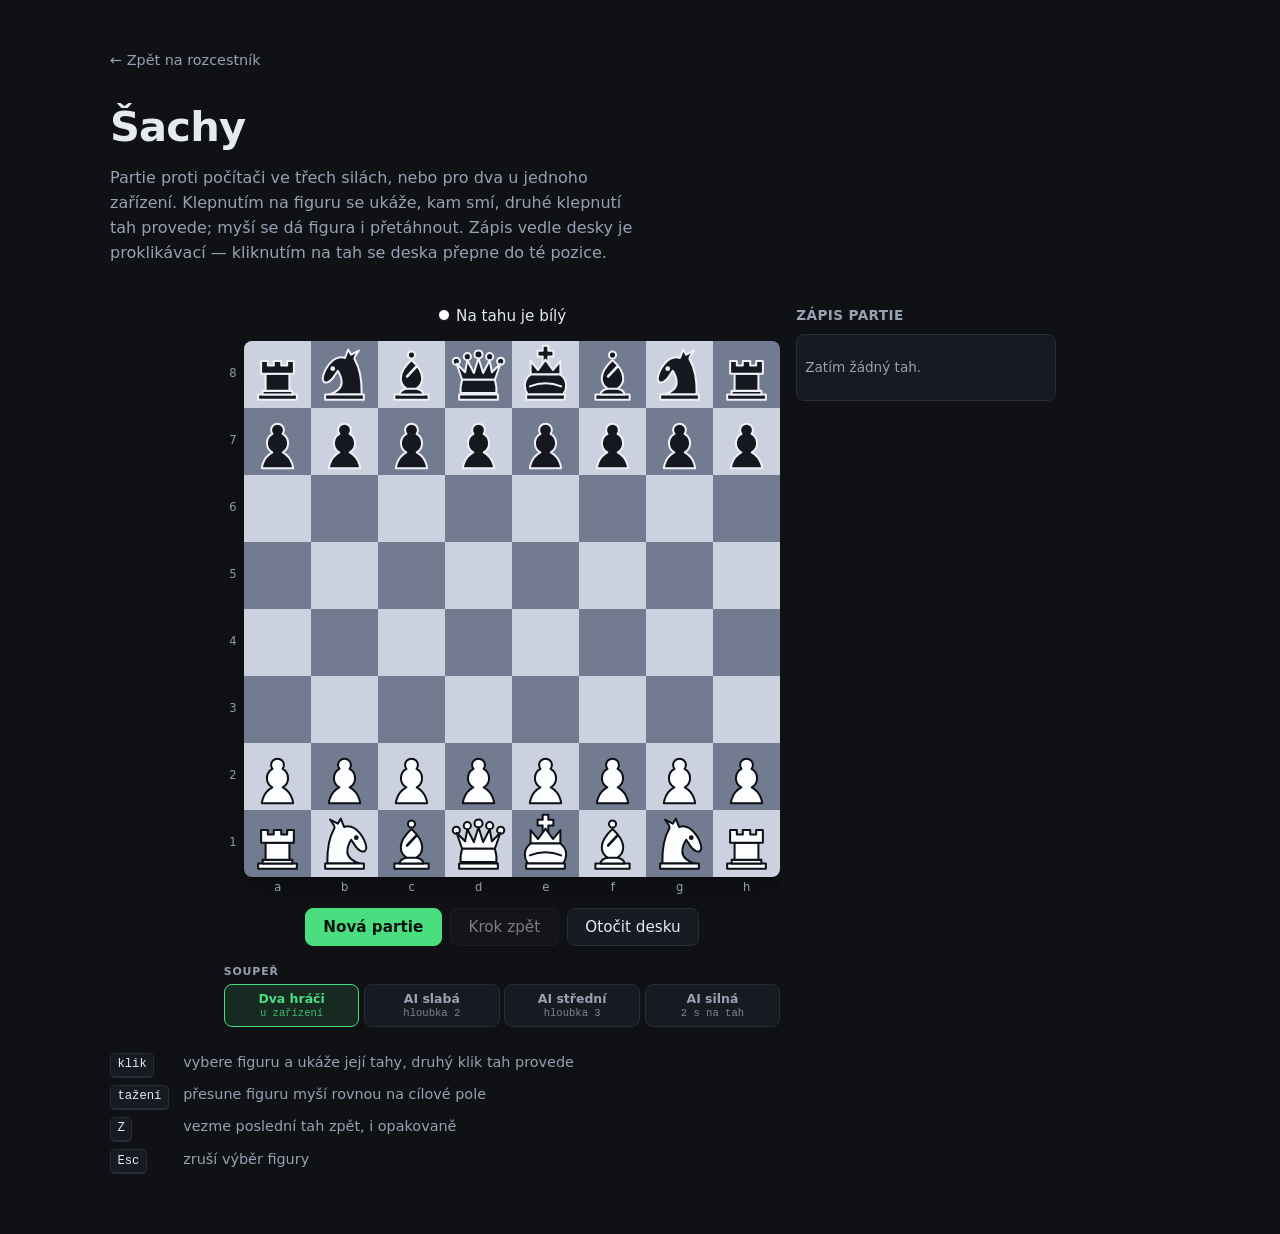
<file: sachy/index.html>
<!DOCTYPE html>
<html lang="cs">
<head>
  <meta charset="utf-8">
  <meta name="viewport" content="width=device-width, initial-scale=1">
  <title>Šachy — Hry v prohlížeči</title>
  <!-- Pojistka pro případ, že se sdílený styl nenačte (jiný server,
       špatný MIME typ, offline). Stránka pak není holý bílý dokument. -->
  <style>
    :root {
      --bg:   #0f1115;
      --text: #e6e9ef;
      --font: system-ui, -apple-system, "Segoe UI", Roboto, "Helvetica Neue", Arial, sans-serif;
    }
    html { color-scheme: dark; background: #0f1115; }
    body {
      margin: 0;
      background: var(--bg);
      color: var(--text);
      font-family: var(--font);
    }
  </style>
  <link rel="stylesheet" href="../shared/style.css">
  <style>
    /* Barvy a rozměry, které jsou jen tady. Do sdílené palety nepatří —
       šachovnice se nikde jinde ve sbírce nevyskytuje. */
    :root {
      /* Pole desky. Světlé pole je o poznání tmavší než papírová
         šachovnice: stránka je tmavá a bílá deska by z ní svítila.
         Rozdíl mezi poli musí zůstat čitelný i pod zvýrazněními, která
         se na ně kladou. */
      --pole-svetle: #cbd1de;
      --pole-tmave:  #737b90;

      /* Figury. Standardní šachová konvence: bílá je skoro bílá výplň
         s tenkým tmavým obrysem, černá je skoro černá výplň se světlým
         obrysem. Tvar je u obou týž, poznají se právě jasem.

         Obrys není ozdoba, ale nosná část čitelnosti. Bílá figura má
         proti světlému poli kontrast jen kolem 1,5:1 — a to má na
         papírové šachovnici taky, protože ji tam od pole odděluje
         právě ta tmavá linka (proti světlému poli přes 12:1). U černé
         figury na tmavém poli je to obráceně. Proto se s výplněmi
         nesmí hýbat bez obrysu a naopak. */
      --bila-vypln:  #fcfdff;
      --bila-obrys:  #0d1016;
      --cerna-vypln: #15181f;
      --cerna-obrys: #eef1f7;

      /* Zvýraznění. Výběr je zelený jako všude ve sbírce, poslední tah
         žlutý (jiná barva schválně — je to jiná informace) a šach
         červený, což je v celé sbírce barva chyby a nebezpečí. */
      --vyber:    rgba(74, 222, 128, 0.42);
      --posledni: rgba(234, 179, 8, 0.30);
      --sach:     radial-gradient(circle,
                    rgba(224, 83, 61, 0.95) 14%,
                    rgba(224, 83, 61, 0.35) 52%,
                    rgba(224, 83, 61, 0) 72%);

      /* Meze velikosti jednoho pole. Skutečnou hodnotu mezi nimi počítá
         JS z rozměru okna, ale prahy patří sem: liší je způsob ovládání
         a na ten se ptá média dotaz. JS si je odsud přečte, takže jsou
         nastavené jen na jednom místě.

         Myš má 56 px, prst 40. Pro prst je práh nižší schválně: na
         telefonu je důležitější vidět celou desku najednou než mít pole
         o pár pixelů větší, a co se nevejde, doroluje obal. Deska se
         tam dá zvětšit otočením displeje.

         Strop 88 px platí pro obojí: výš už figury nevypadají
         velkoryse, jen neohrabaně, a oko musí po desce jezdit. */
      --pole-min: 56px;
      --pole-max: 88px;

      /* Pruh s popisky sloupců a řad kolem desky. */
      --popis: 1.15rem;
    }

    @media (pointer: coarse) {
      :root { --pole-min: 40px; }
    }

    /* Skryté prvky (panel proměny, nabídka rozehrané partie, lišta
       prohlížení) mají display z vlastní třídy, a ten by výchozí
       [hidden] přebil — třída je v kaskádě silnější než pravidlo
       prohlížeče. Bez tohohle řádku by byly vidět pořád. */
    [hidden] { display: none !important; }

    /* Na herní stránce nechceme přiblížení dvojklikem ani výběr textu
       při klepání do desky. */
    html, body {
      overscroll-behavior: none;
      -webkit-text-size-adjust: 100%;
    }

    .wrap {
      max-width: 1100px;
      margin-inline: auto;
    }

    main {
      touch-action: manipulation;     /* zabije double-tap zoom */
      user-select: none;
      -webkit-user-select: none;
      -webkit-touch-callout: none;
    }

    /* ---------------------------------------------------------------
       Rozvržení. Deska a zápis vedle sebe, na úzkém okně pod sebou.
       Zlom je v CSS i v JS (DOTAZ_VEDLE) — JS ho potřebuje, aby při
       počítání velikosti pole věděl, jestli mu zápis ubírá šířku. */
    .hra {
      display: flex;
      flex-direction: column;
      align-items: center;
      gap: 1rem;
    }

    @media (min-width: 820px) {
      .hra {
        flex-direction: row;
        align-items: flex-start;
        justify-content: center;
      }
    }

    .sloupec-desky {
      display: flex;
      flex-direction: column;
      align-items: center;
      gap: 0.7rem;
      max-width: 100%;
    }

    /* ---------------------------------------------------------------
       Deska.

       Rozměr pole je v --pole a nastavuje ho JS. Mřížka ho má
       v grid-template, ne jen v šířce polí: pole se tak nedají
       roztáhnout obsahem a deska zůstane čtvercová i tehdy, když
       do některého pole přijde figura s jinými proporcemi. */
    .deska-obal {
      position: relative;
      max-width: 100%;
      overflow: auto;               /* na malém displeji deska roluje */
    }

    .deska-ramec {
      display: grid;
      grid-template-columns: var(--popis) max-content;
      grid-template-rows: max-content var(--popis);
      gap: 2px;
    }

    .deska {
      grid-column: 2;
      grid-row: 1;
      display: grid;
      grid-template-columns: repeat(8, var(--pole));
      grid-template-rows: repeat(8, var(--pole));
      border-radius: var(--radius-sm);
      overflow: hidden;
      box-shadow: var(--shadow);
    }

    .popisky {
      display: grid;
      color: var(--text-dim);
      font-size: 0.72rem;
      line-height: 1;
    }

    .popisky--rady    { grid-column: 1; grid-row: 1; grid-template-rows: repeat(8, var(--pole)); }
    .popisky--sloupce { grid-column: 2; grid-row: 2; grid-template-columns: repeat(8, var(--pole)); }

    .popisek {
      display: flex;
      align-items: center;
      justify-content: center;
    }

    /* Pole je tlačítko: dostane tím zaostření z klávesnice i správnou
       sémantiku pro odečítače obrazovky zadarmo. Vzhled tlačítka se
       musí umlčet celý, včetně rámu a pozadí. */
    .pole {
      position: relative;
      width: var(--pole);
      height: var(--pole);
      margin: 0;
      padding: 0;
      border: 0;
      border-radius: 0;
      background-color: var(--pole-svetle);
      background-repeat: no-repeat;
      font: inherit;
      color: inherit;
      cursor: pointer;
      -webkit-tap-highlight-color: transparent;
    }

    .pole--tmave { background-color: var(--pole-tmave); }

    /* Značky dosahu čtou z barvy pole: na světlém poli tmavá, na tmavém
       světlá. Jedna společná barva by na jedné z nich vždycky zmizela. */
    .pole--svetle { --znacka: rgba(16, 19, 26, 0.38); }
    .pole--tmave  { --znacka: rgba(244, 247, 255, 0.45); }

    /* Pořadí těchhle tří pravidel je pořadím jejich přednosti: šach
       přebije výběr a výběr přebije poslední tah. */
    .pole--posledni { background-image: linear-gradient(var(--posledni), var(--posledni)); }
    .pole--vyber    { background-image: linear-gradient(var(--vyber), var(--vyber)); }
    .pole--sach     { background-image: var(--sach); }

    .pole:focus-visible {
      outline: 2px solid var(--accent);
      outline-offset: -2px;
      z-index: 2;
    }

    /* Kam se dá táhnout: tečka na prázdném poli, kroužek kolem figury,
       kterou lze vzít. Dvě různé značky, ne jedna — braní je jiný tah
       než přesun a hráč to má poznat, aniž by se díval, co na poli
       stojí. */
    .pole--cil::after,
    .pole--brani::after {
      content: '';
      position: absolute;
      pointer-events: none;
    }

    .pole--cil::after {
      inset: 34%;
      border-radius: 50%;
      background: var(--znacka);
    }

    .pole--brani::after {
      inset: 4%;
      border-radius: 50%;
      border: calc(var(--pole) * 0.08) solid var(--znacka);
    }

    /* Pole pod taženou figurou. */
    .pole--pod::before {
      content: '';
      position: absolute;
      inset: 0;
      box-shadow: inset 0 0 0 3px rgba(255, 255, 255, 0.7);
      pointer-events: none;
    }

    /* ---------------------------------------------------------------
       Figury. Tvar je jeden, barvu dělá výplň a obrys.

       currentColor drží barvu obrysu: pravidly z dokumentu se dovnitř
       <use> sáhnout nedá, dědičnost je jediná cesta, jak dostat barvu
       do detailů (oko jezdce, zářez střelce). */
    .figura {
      position: absolute;
      inset: 0;
      width: 100%;
      height: 100%;
      pointer-events: none;
      stroke-width: 1.35;
      stroke-linejoin: round;
      stroke-linecap: round;
    }

    .figura--bila  { fill: var(--bila-vypln);  color: var(--bila-obrys);  stroke: currentColor; }
    .figura--cerna { fill: var(--cerna-vypln); color: var(--cerna-obrys); stroke: currentColor; }

    /* Figura tažená myší. Letí nad deskou, takže nesmí chytat události —
       jinak by pod kurzorem nebylo vidět pole, nad kterým zrovna je. */
    .tazena {
      position: fixed;
      inset: auto;                  /* .figura má inset: 0, tady by roztáhl svg přes okno */
      z-index: 30;
      pointer-events: none;
      transform: translate(-50%, -50%);
      filter: drop-shadow(0 6px 10px rgba(0, 0, 0, 0.5));
    }

    .pole--zdroj .figura { opacity: 0; }

    /* ---------------------------------------------------------------
       Animace přesunu.

       Deska se překreslí okamžitě — animace je jen vrstva nad ní.
       Figura, která se právě stěhuje, je na cílovém poli schovaná
       (.pole--ceka) a místo ní letí kopie nad deskou (.letici);
       braná figura zůstává na svém poli jako .stin, dokud přesun
       nedoběhne. Obojí visí v <body>, ne v poli — políčko drží svou
       jedinou figuru a překreslování by jim tam překáželo.

       Délka a průběh přechodu se nastavují z JS (ANIMACE_MS), ať jsou
       na jednom místě s logikou, která animaci ukončuje. */
    .letici, .stin {
      position: fixed;
      inset: auto;
      pointer-events: none;
    }

    .letici { z-index: 25; }
    .stin   { z-index: 24; }

    .pole--ceka .figura { visibility: hidden; }

    /* Kdo si vypnul pohyb v systému, nemá ho vidět ani tady. JS na to
       kouká taky a animaci vůbec nespustí; tohle je pojistka pro
       případ, že se nastavení změní za běhu. */
    @media (prefers-reduced-motion: reduce) {
      .letici { transition: none !important; }
    }

    /* ---------------------------------------------------------------
       Proměna pěšce. Panel leží nad deskou, ne uprostřed obrazovky:
       týká se jednoho pole a hráč se v tu chvíli dívá na desku.
       Automaticky se nikdy neproměňuje — věž nebo jezdec rozhodnou
       partii dost často na to, aby se hráč nedozvěděl až potom, že
       dostal dámu. */
    .promena {
      position: absolute;
      inset: 0;
      z-index: 20;
      display: flex;
      align-items: center;
      justify-content: center;
      background: rgba(10, 12, 16, 0.72);
    }

    .promena__panel {
      display: flex;
      flex-direction: column;
      align-items: center;
      gap: 0.6rem;
      padding: 0.9rem 1rem;
      border: 1px solid var(--border);
      border-radius: var(--radius);
      background: var(--bg-elev);
      box-shadow: var(--shadow);
    }

    .promena__popis {
      margin: 0;
      font-size: 0.9rem;
      color: var(--text-dim);
    }

    .promena__volby { display: flex; gap: 0.4rem; }

    .promena__volba {
      position: relative;
      width: 56px;
      height: 56px;
      padding: 0;
      border: 1px solid var(--border);
      border-radius: var(--radius-sm);
      background: var(--pole-svetle);
      cursor: pointer;
    }

    .promena__volba:hover,
    .promena__volba:focus-visible {
      border-color: var(--accent);
      outline: none;
    }

    /* ---------------------------------------------------------------
       Stav a ovládání. */
    .stav {
      margin: 0;
      min-height: 1.5rem;
      font-size: 0.95rem;
      text-align: center;
    }

    .stav__strana {
      display: inline-block;
      width: 0.75rem;
      height: 0.75rem;
      margin-right: 0.4rem;
      border: 1px solid var(--bila-obrys);
      border-radius: 50%;
      background: var(--bila-vypln);
      vertical-align: baseline;
    }

    .stav__strana--cerna {
      border-color: var(--cerna-obrys);
      background: var(--cerna-vypln);
    }

    .stav--konec { color: var(--accent); font-weight: 600; }
    .stav--sach  { color: var(--danger); }
    .stav--ai    { color: var(--text-dim); }

    /* ---------------------------------------------------------------
       Přepínače nastavení. Táž skupina jako u ostatních her ve sbírce:
       skupina má role="radiogroup", tlačítka role="radio" a aria-checked,
       tabulátorem se vstupuje na zvolenou položku a šipkami se přepíná. */
    .nastaveni {
      width: 100%;
      margin-top: 0.4rem;
    }

    .nastaveni__popis {
      display: block;
      margin-bottom: 0.25rem;
      color: var(--text-dim);
      font-size: 0.68rem;
      font-weight: 600;
      text-transform: uppercase;
      letter-spacing: 0.08em;
    }

    .prepinace {
      display: flex;
      gap: 0.3rem;
    }

    .prepinac {
      flex: 1 1 0;
      min-width: 0;
      display: flex;
      flex-direction: column;
      align-items: center;
      gap: 0.05rem;
      padding: 0.35rem 0.25rem;
      border: 1px solid var(--border);
      border-radius: var(--radius-sm);
      background: var(--bg-elev);
      color: var(--text-dim);
      font: inherit;
      line-height: 1.25;
      cursor: pointer;
      transition: background 0.15s ease, border-color 0.15s ease, color 0.15s ease;
    }

    .prepinac:hover {
      background: var(--bg-elev-hover);
      border-color: var(--border-hover);
      color: var(--text);
    }

    /* Aktivní volba — jiná barva, rám i výplň, ne jen odstín textu. */
    .prepinac[aria-checked="true"] {
      background: var(--accent-soft);
      border-color: var(--accent);
      color: var(--accent);
    }

    .prepinac__nazev {
      font-size: 0.78rem;
      font-weight: 600;
    }

    .prepinac__detail {
      font-family: var(--font-mono);
      font-size: 0.66rem;
      opacity: 0.8;
    }

    .tlacitka {
      display: flex;
      flex-wrap: wrap;
      justify-content: center;
      gap: 0.5rem;
    }

    /* ---------------------------------------------------------------
       Zápis partie. */
    .panel {
      width: 100%;
      max-width: 260px;
      display: flex;
      flex-direction: column;
      gap: 0.5rem;
    }

    .panel__nadpis {
      margin: 0;
      font-size: 0.85rem;
      font-weight: 600;
      letter-spacing: 0.03em;
      text-transform: uppercase;
      color: var(--text-dim);
    }

    .zapis {
      display: grid;
      grid-template-columns: 2.2rem 1fr 1fr;
      align-content: start;
      gap: 0.15rem 0.2rem;
      max-height: 8rem;
      overflow-y: auto;
      padding: 0.5rem;
      border: 1px solid var(--border);
      border-radius: var(--radius-sm);
      background: var(--bg-elev);
      font-family: var(--font-mono);
      font-size: 0.9rem;
    }

    @media (min-width: 820px) {
      .zapis { max-height: 60vh; }
    }

    .zapis__cislo {
      color: var(--text-dim);
      text-align: right;
      padding-top: 0.15rem;
    }

    .zapis__tah {
      padding: 0.15rem 0.35rem;
      border: 0;
      border-radius: 4px;
      background: none;
      color: var(--text);
      font: inherit;
      text-align: left;
      cursor: pointer;
    }

    .zapis__tah:hover,
    .zapis__tah:focus-visible {
      background: var(--bg-elev-hover);
      outline: none;
    }

    .zapis__tah--aktivni {
      background: var(--accent-soft);
      color: var(--accent);
    }

    .zapis__prazdno {
      grid-column: 1 / -1;
      color: var(--text-dim);
      font-family: var(--font);
      font-size: 0.85rem;
    }

    /* Název varianty v zápisu. Přes celý řádek, ne vedle tahu: sloupce
       zápisu jsou úzké a jméno by je roztáhlo tak, že by se čísla tahů
       přestala krýt. Píše se jen tam, kde se varianta mění — u každého
       tahu by z toho byl seznam jmen, ne zápis partie. */
    .zapis__varianta {
      grid-column: 1 / -1;
      margin-top: 0.3rem;
      color: var(--accent);
      font-family: var(--font);
      font-size: 0.75rem;
    }

    .zapis__varianta:first-child { margin-top: 0; }

    /* Mezera, kterou se po celořádkovém názvu doskáče zpět do sloupce
       černého. Bez ní by tah černého spadl pod čísla tahů. */
    .zapis__mezera { grid-column: span 2; }

    /* Stav otvírací knihy. Dokud v ní soupeř je, hraje z hlavy
       a nepočítá — a je potřeba vidět, kdy z ní vypadl, protože od té
       chvíle se chová jinak (a začne mu to trvat). */
    .kniha {
      margin: 0;
      display: flex;
      align-items: center;
      gap: 0.4rem;
      font-size: 0.8rem;
      color: var(--text-dim);
    }

    .kniha::before {
      content: '';
      flex: none;
      width: 0.45rem;
      height: 0.45rem;
      border-radius: 50%;
      background: currentColor;
    }

    .kniha--v { color: var(--accent); }

    /* ---------------------------------------------------------------
       Rozbor partie.

       Barvy jdou od zelené k červené a jsou to tytéž tři, kterými
       mluví zbytek stránky: zelená je v pořádku, žlutá pozor, červená
       chyba. Značka je vedle tahu drobná, takže samotný odstín ji
       neunese — proto má každá kategorie i vlastní znak (★ · ?! ? ??)
       a nespoléhá se jen na barvu. */
    :root {
      --rozbor-nejlepsi:   #4ade80;
      --rozbor-nepresnost: #eab308;
      --rozbor-chyba:      #f59e5b;
      --rozbor-hrubka:     #e0533d;
      --rozbor-kniha:      #7dd3fc;
    }

    .rozbor {
      display: flex;
      flex-direction: column;
      gap: 0.5rem;
      margin-top: 0.5rem;
    }

    .rozbor__pas {
      height: 0.4rem;
      border-radius: 999px;
      background: var(--bg-elev);
      border: 1px solid var(--border);
      overflow: hidden;
    }

    .rozbor__pas span {
      display: block;
      width: 0;
      height: 100%;
      background: var(--accent);
      transition: width 120ms linear;
    }

    .rozbor__popis {
      margin: 0.35rem 0 0;
      font-size: 0.8rem;
      color: var(--text-dim);
    }

    .souhrn {
      display: grid;
      grid-template-columns: 1fr max-content max-content;
      gap: 0.2rem 0.6rem;
      padding: 0.5rem;
      border: 1px solid var(--border);
      border-radius: var(--radius-sm);
      background: var(--bg-elev);
      font-size: 0.8rem;
    }

    .souhrn__hlava  { color: var(--text-dim); text-align: right; }
    .souhrn__cislo  { text-align: right; font-family: var(--font-mono); }
    .souhrn__nazev  { color: var(--text-dim); }

    .souhrn__prumer {
      margin-top: 0.3rem;
      padding-top: 0.3rem;
      border-top: 1px solid var(--border);
      color: var(--text);
    }

    /* Značka kategorie u tahu v zápisu. */
    .znacka {
      margin-left: 0.15rem;
      font-size: 0.85em;
    }

    .znacka--nejlepsi   { color: var(--rozbor-nejlepsi); }
    .znacka--dobry      { color: var(--text-dim); }
    .znacka--nepresnost { color: var(--rozbor-nepresnost); }
    .znacka--chyba      { color: var(--rozbor-chyba); }
    .znacka--hrubka     { color: var(--rozbor-hrubka); font-weight: 700; }
    .znacka--kniha      { color: var(--rozbor-kniha); }
    .znacka--rozhodnuto { color: var(--text-dim); }

    /* Lepší tah pod tahem, který ho zasloužil. Přes celý řádek ze
       stejného důvodu jako název varianty: do úzkého sloupce zápisu se
       nevejde. */
    .zapis__lepsi {
      grid-column: 1 / -1;
      color: var(--text-dim);
      font-family: var(--font);
      font-size: 0.75rem;
      padding-left: 2.4rem;
    }


    /* Prohlížení starší pozice. Deska je v tu chvíli jen obrázek —
       odbočit se z ní nedá, tak to musí být vidět. */
    .prohlizeni {
      display: flex;
      align-items: center;
      justify-content: space-between;
      gap: 0.5rem;
      padding: 0.4rem 0.6rem;
      border: 1px solid var(--border);
      border-radius: var(--radius-sm);
      background: var(--bg-elev);
      font-size: 0.85rem;
      color: var(--text-dim);
    }

    /* Nabídka rozehrané partie z minula. */
    .obnova {
      display: flex;
      flex-wrap: wrap;
      align-items: center;
      justify-content: center;
      gap: 0.5rem 0.8rem;
      margin-bottom: 1rem;
      padding: 0.7rem 0.9rem;
      border: 1px solid var(--border);
      border-radius: var(--radius-sm);
      background: var(--bg-elev);
      font-size: 0.9rem;
    }

    .ovladani {
      display: grid;
      grid-template-columns: max-content 1fr;
      gap: 0.35rem 0.9rem;
      margin: 1.5rem 0 0;
      font-size: 0.9rem;
      color: var(--text-dim);
    }

    .ovladani dt { font-weight: 400; }
    .ovladani dd { margin: 0; }

    kbd {
      display: inline-block;
      padding: 0.1rem 0.4rem;
      border: 1px solid var(--border);
      border-bottom-width: 2px;
      border-radius: 5px;
      background: var(--bg-elev);
      font-family: var(--font-mono);
      font-size: 0.85em;
      color: var(--text);
    }
  </style>
</head>
<body>
  <div class="wrap">

    <a class="back-link" href="../">← Zpět na rozcestník</a>

    <header class="site-header">
      <h1>Šachy</h1>
      <p>Partie proti počítači ve třech silách, nebo pro dva u jednoho
         zařízení. Klepnutím na figuru se ukáže, kam smí, druhé
         klepnutí tah provede; myší se dá figura i přetáhnout. Zápis
         vedle desky je proklikávací — kliknutím na tah se deska
         přepne do té pozice.</p>
    </header>

    <!-- Nabídka rozehrané partie z minula. Zobrazí ji JS jen tehdy,
         když v úložišti něco je. -->
    <div class="obnova" id="obnova" hidden>
      <span id="obnova-popis">Z minula je rozehraná partie.</span>
      <button class="btn btn--primary" id="btn-pokracovat" type="button">Pokračovat</button>
      <button class="btn" id="btn-zahodit" type="button">Začít novou</button>
    </div>

    <main>
      <div class="hra">

        <div class="sloupec-desky">
          <p class="stav" id="stav" aria-live="polite"></p>

          <!-- Deska i popisky staví JS, ať je stavba a obsluha na
               jednom místě. Panel proměny leží uvnitř obalu, protože
               se umisťuje nad desku. -->
          <div class="deska-obal" id="deska-obal">
            <div class="deska-ramec" id="deska-ramec">
              <div class="popisky popisky--rady" id="popisky-rady"></div>
              <div class="deska" id="deska" role="group" aria-label="Šachovnice"></div>
              <div class="popisky popisky--sloupce" id="popisky-sloupce"></div>
            </div>
            <div class="promena" id="promena" hidden>
              <div class="promena__panel">
                <p class="promena__popis">Na co pěšce proměnit?</p>
                <div class="promena__volby" id="promena-volby"></div>
                <button class="btn" id="btn-promena-zrus" type="button">Zrušit tah</button>
              </div>
            </div>
          </div>

          <div class="tlacitka">
            <button class="btn btn--primary" id="btn-nova" type="button">Nová partie</button>
            <button class="btn" id="btn-zpet" type="button">Krok zpět</button>
            <button class="btn" id="btn-otocit" type="button">Otočit desku</button>
          </div>

          <!-- Přepínače staví JS ze seznamu voleb, ať je popis
               nastavení jen na jednom místě. -->
          <div class="nastaveni">
            <span class="nastaveni__popis" id="popis-soupere">Soupeř</span>
            <div class="prepinace" role="radiogroup" aria-labelledby="popis-soupere" id="volba-soupere"></div>
          </div>

          <!-- Za koho hráč hraje. Ve hře dvou lidí to nedává smysl,
               tak se to tam schová. -->
          <div class="nastaveni" id="nastaveni-barva" hidden>
            <span class="nastaveni__popis" id="popis-barva">Hraješ za</span>
            <div class="prepinace" role="radiogroup" aria-labelledby="popis-barva" id="volba-barva"></div>
          </div>
        </div>

        <div class="panel">
          <h2 class="panel__nadpis">Zápis partie</h2>
          <p class="kniha" id="kniha" aria-live="polite" hidden></p>
          <div class="zapis" id="zapis"></div>
          <div class="prohlizeni" id="prohlizeni" hidden>
            <span>Prohlížíš starší pozici.</span>
            <button class="btn" id="btn-na-konec" type="button">Zpět na partii</button>
          </div>

          <!-- Rozbor. Ukáže se až s koncem partie a spouští se
               tlačítkem — je to desítky sekund počítání a nikdo o ně
               nestojí pokaždé, když domatuje. -->
          <div class="rozbor" id="rozbor" hidden>
            <h2 class="panel__nadpis">Rozbor partie</h2>
            <button class="btn" id="btn-rozbor" type="button">Rozebrat partii</button>
            <div class="rozbor__prubeh" id="rozbor-prubeh" role="progressbar"
                 aria-valuemin="0" aria-valuemax="100" aria-label="Průběh rozboru" hidden>
              <div class="rozbor__pas"><span id="rozbor-pas"></span></div>
              <p class="rozbor__popis" id="rozbor-popis"></p>
            </div>
            <div class="souhrn" id="rozbor-souhrn" hidden></div>
          </div>
        </div>

      </div>

      <dl class="ovladani">
        <dt><kbd>klik</kbd></dt>
        <dd>vybere figuru a ukáže její tahy, druhý klik tah provede</dd>
        <dt><kbd>tažení</kbd></dt>
        <dd>přesune figuru myší rovnou na cílové pole</dd>
        <dt><kbd>Z</kbd></dt>
        <dd>vezme poslední tah zpět, i opakovaně</dd>
        <dt><kbd>Esc</kbd></dt>
        <dd>zruší výběr figury</dd>
      </dl>
    </main>

  </div>

  <!-- Sada figur. Tvary jsou kreslené, ne psané unicode znaky: ty se
       na každém systému vykreslí jiným fontem, na některých je bílá
       figura obrys bez výplně a splyne se světlým polem. Kresba drží
       obrys i výplň pod kontrolou a nezávisí na tom, co má systém
       nainstalované.

       Symboly se používají přes <use>. Do jeho stínového stromu se
       pravidly z dokumentu sáhnout nedá, takže výplň a obrys se dovnitř
       dostávají dědičností (fill, stroke, color) — a detaily, které mají
       mít barvu obrysu, si o ni říkají přes currentColor. -->
  <svg style="position:absolute;width:0;height:0;overflow:hidden" aria-hidden="true" focusable="false">
    <!-- Pěšec: hlava, krk a zvonovité tělo. -->
    <symbol id="f-p" viewBox="0 0 45 45">
      <path d="M22.5 10.5c-2.4 0-4.3 1.9-4.3 4.3 0 1 .3 1.9.9 2.6-2.2 1.2-3.7 3.5-3.7 6.2 0
               2.6 1.4 4.9 3.6 6.2-3 1.6-5.3 4.4-6.4 7.8-.3.9-.5 1.8-.6 2.9h21c-.1-1.1-.3-2-.6-2.9-1.1-3.4-3.4-6.2-6.4-7.8
               2.2-1.3 3.6-3.6 3.6-6.2 0-2.7-1.5-5-3.7-6.2.6-.7.9-1.6.9-2.6 0-2.4-1.9-4.3-4.3-4.3z"/>
    </symbol>

    <!-- Věž: podstavec, dřík a cimbuří se třemi stínkami. -->
    <symbol id="f-r" viewBox="0 0 45 45">
      <path d="M9.5 39.5h26V36h-26z"/>
      <path d="M12.5 36v-2.5h20V36z"/>
      <path d="M14.5 33.5V22h16v11.5z"/>
      <path d="M11.5 22v-8.5H16v3h4v-3h5v3h4v-3h4.5V22z"/>
    </symbol>

    <!-- Jezdec: koňská hlava na podstavci jako věž a král, aby vedle
         nich nepůsobil drobně — mohutná lebka, silný krk a základna
         přes celou šířku figury.

         Kresba kouká doleva; bílý jezdec se zrcadlí v nastavSvg, ať
         oba koukají směrem k soupeři. Zrcadlí se <use>, ne tahle
         předloha — jedna kresba, dvě orientace.

         Oko je kolečko v barvě obrysu, jinak by hlava byla placka. -->
    <symbol id="f-n" viewBox="0 0 45 45">
      <path d="M34 36C34.2 26.6 32.8 18.4 29.6 13C29 12 29.1 11.3 29.4 10.6L32.2
               6.4L27 9.2L25 5.8L22.8 11.4C19.2 10.2 15.5 11.7 12.4 15.4C10 18.3
               8.4 21.5 7.9 24.8C7.6 27 9 28.4 11 27.8C12.8 27.2 14.2 25.8 15.6
               23.6L18 20C19.8 22.8 20.6 25.4 20.6 27.8C20.6 31.6 17.4 34.2 11.8 36Z"/>
      <circle cx="14.6" cy="18.6" r="1.6" fill="currentColor" stroke="none"/>
      <path d="M9.5 39.5h26V36h-26z"/>
    </symbol>

    <!-- Střelec: úzká mitra se zářezem, knoflík a podstavec.

         Proti králi je schválně o poznání užší (tělo 15–30 místo
         10–35) a špičatý, ne zaoblený: král a střelec jsou jediné dvě
         figury, které si můžou splynout, a rozdíl musí být poznat
         z obrysu, ne až z detailu na vrcholku. -->
    <symbol id="f-b" viewBox="0 0 45 45">
      <path d="M11 39.5h23V36H11z"/>
      <path d="M14.5 36c0-2 1.9-3.4 4.6-4-2.4-1.6-3.8-4-3.8-6.9 0-4.4 2.8-8.4 7.2-12.4
               4.4 4 7.2 8 7.2 12.4 0 2.9-1.4 5.3-3.8 6.9 2.7.6 4.6 2 4.6 4z"/>
      <circle cx="22.5" cy="9.4" r="2.4"/>
      <path d="M19.6 23.8l5.8-6.2" fill="none" stroke-width="1.8"/>
      <path d="M18.6 32h7.8" fill="none"/>
    </symbol>

    <!-- Dáma: pět kuliček na hrotech koruny, sukně a podstavec. -->
    <symbol id="f-q" viewBox="0 0 45 45">
      <circle cx="7.6" cy="13.6" r="2.4"/>
      <circle cx="15" cy="10.5" r="2.4"/>
      <circle cx="22.5" cy="9" r="2.7"/>
      <circle cx="30" cy="10.5" r="2.4"/>
      <circle cx="37.4" cy="13.6" r="2.4"/>
      <path d="M11.5 26L7.8 15.3l5.7 5.7L15 12.9l4.4 8.6 3.1-9.9 3.1 9.9 4.4-8.6
               1.5 8.1 5.7-5.7L33.5 26z"/>
      <path d="M11.5 26c-1 3.5-1.3 6.5-1 9h24c.3-2.5 0-5.5-1-9z"/>
      <path d="M9.5 39.5h26V36h-26z"/>
    </symbol>

    <!-- Král: vysoký kříž, koruna se třemi hroty, široké tělo
         a podstavec.

         Koruna a kříž jsou tu proto, aby král nesplynul se střelcem
         ani s dámou. Kříž je vysoký a tlustý (sahá až k hornímu
         okraji pole), koruna má zuby jako věž a tělo je nejširší
         ze všech figur — vedle úzkého střelce je to jiná silueta
         už na první pohled.

         Kříž je plocha, ne tažená čára. Čára by se obarvila obrysem
         a u černého krále by nad černým tělem svítil celý bílý kříž
         jako cizí předmět; jako plocha má výplň i obrys stejné jako
         zbytek figury. Dolů zajíždí pod hrot koruny, ať z ní
         vyrůstá a nelevituje. -->
    <symbol id="f-k" viewBox="0 0 45 45">
      <path d="M20.6 3.2h3.8v3.4h3.4v3.8h-3.4V17h-3.8v-6.6h-3.4V6.6h3.4z"/>
      <path d="M12.5 22.5V13.5l5 6 5-7 5 7 5-6v9z"/>
      <path d="M12.5 22.5c-2.5 2-3.9 4.4-3.9 7.2 0 2.4.7 4.4 2 6.3H34.4c1.3-1.9
               2-3.9 2-6.3 0-2.8-1.4-5.2-3.9-7.2z"/>
      <path d="M12 30.5c6.6-2.6 14.4-2.6 21 0" fill="none"/>
      <path d="M9.5 39.5h26V36h-26z"/>
    </symbol>
  </svg>

<script data-engine>
(function () {
  'use strict';

  /* Globální objekt prostředí: v okně window, ve web workeru self.
     Rozbor partie pouští engine ve workeru a bez tohohle by se v něm
     modul neměl kam vyvěsit. */
  var GLOB = (typeof window !== 'undefined') ? window
           : (typeof self !== 'undefined') ? self : null;

  /* ===============================================================
     ŠACHOVÝ ENGINE — pravidla a generátor tahů

     Etapa jedna: žádné UI. Všechno, co je tu napsané, se dá ověřit
     z konzole, a taky se to tam na konci souboru ověřuje.

     Deska je pole 64 čísel. Index 0 je a8, index 63 je h1 — tedy
     stejné pořadí, v jakém se čte FEN i v jakém se deska kreslí
     shora dolů. Z indexu se řada a sloupec počítají posunem:

         rada(i)    = i >> 3     0 = osmá řada,  7 = první
         sloupec(i) = i & 7      0 = sloupec a,  7 = sloupec h

     Bílý táhne směrem k osmé řadě, tedy k nižším indexům (-8).
     --------------------------------------------------------------- */

  /* Figura je jedno číslo: spodní tři bity typ, nad nimi barva.
     Díky tomu se barva i typ dají vytáhnout jednou maskou a dvě
     figury se dají porovnat jediným === — což generátor dělá
     v nejteplejší smyčce. Prázdné pole je nula. */
  var PRAZDNO = 0;

  var PESEC   = 1;
  var JEZDEC  = 2;
  var STRELEC = 3;
  var VEZ     = 4;
  var DAMA    = 5;
  var KRAL    = 6;

  var BILA  = 8;
  var CERNA = 16;

  var TYP_MASKA   = 7;
  var BARVA_MASKA = 24;

  function typ(f)   { return f & TYP_MASKA; }
  function barva(f) { return f & BARVA_MASKA; }
  function soupere(b) { return b === BILA ? CERNA : BILA; }

  /* Práva na rošádu jako čtyři bity v jednom čísle. Čtyři samostatné
     příznaky by se musely při každém tahu zvlášť gumovat; takhle je
     to jedno &= s maskou pole (viz MASKA_ROSAD níž). */
  var ROSADA_BK = 1;   // bílá krátká (král na g1)
  var ROSADA_BD = 2;   // bílá dlouhá (král na c1)
  var ROSADA_CK = 4;   // černá krátká
  var ROSADA_CD = 8;   // černá dlouhá

  /* Druh tahu. Rozlišit se musí jen ty, které dělají něco navíc:
     dvojkrok zakládá právo brát mimochodem, braní mimochodem bere
     figuru z jiného pole, než na které se táhne, a rošáda hýbe
     zároveň věží. */
  var TAH_NORMALNI   = 0;
  var TAH_DVOJKROK   = 1;
  var TAH_MIMOCHODEM = 2;
  var TAH_ROSADA     = 3;

  var ZAKLADNI_FEN =
    'rnbqkbnr/pppppppp/8/8/8/8/PPPPPPPP/RNBQKBNR w KQkq - 0 1';

  /* Pojmenovaná pole, na kterých stojí rošáda. Holá čísla by se četla
     mizerně a překlep v jednom z nich se hledá dlouho. */
  var A8 = 0,  E8 = 4,  H8 = 7;
  var A1 = 56, E1 = 60, H1 = 63;

  /* ---------------------------------------------------------------
     Souřadnice a názvy polí. */

  function rada(i)    { return i >> 3; }
  function sloupec(i) { return i & 7; }

  function pole(r, s) { return r * 8 + s; }

  function naDesce(r, s) { return r >= 0 && r < 8 && s >= 0 && s < 8; }

  function jmenoPole(i) {
    return 'abcdefgh'.charAt(sloupec(i)) + (8 - rada(i));
  }

  function poleZeJmena(t) {
    var s = t.charCodeAt(0) - 97;            // 'a'
    var r = 8 - (t.charCodeAt(1) - 48);      // '1'
    return naDesce(r, s) ? pole(r, s) : -1;
  }

  /* ---------------------------------------------------------------
     Předpočítané tabulky pohybu.

     Skok jezdce a krok krále se dají pro každé pole vyjmenovat
     dopředu; totéž paprsky dam, věží a střelců. Generátor pak
     nemusí u každého tahu hlídat, jestli figura nepřeteče přes okraj
     desky do vedlejší řady — což je klasická chyba mailboxové
     reprezentace, kde je deska jen jednorozměrné pole.

     Pořadí směrů: 0–3 úhlopříčky, 4–7 svislice a vodorovnice.
     Střelec bere první čtyři, věž druhé čtyři, dáma všech osm. */

  var SMERY = [
    [-1, -1], [-1, 1], [1, -1], [1, 1],
    [-1,  0], [ 1, 0], [0, -1], [0, 1]
  ];
  var PRVNI_KOSY = 0, POSLEDNI_KOSY = 3;
  var PRVNI_PRIMY = 4, POSLEDNI_PRIMY = 7;

  var SKOKY_JEZDCE = [
    [-2, -1], [-2, 1], [-1, -2], [-1, 2],
    [ 1, -2], [ 1, 2], [ 2, -1], [ 2, 1]
  ];

  var TAB_JEZDEC = [];   // TAB_JEZDEC[pole] = pole, kam jezdec doskočí
  var TAB_KRAL   = [];   // totéž pro krále
  var PAPRSKY    = [];   // PAPRSKY[pole][směr] = pole v řadě za sebou

  /* Pole, která z daného pole napadá pěšec. Používá se dvakrát:
     jednou na generování braní, podruhé obráceně při hledání šachu —
     bílým pěšcem je pole napadené právě tehdy, když na některém
     z polí, kam by odtud útočil pěšec ČERNÝ, stojí bílý pěšec. */
  var TAB_UTOK_BILA  = [];
  var TAB_UTOK_CERNA = [];

  (function predpocitej() {
    var i, k, r, s, rr, ss, seznam, paprsek, smer;

    for (i = 0; i < 64; i++) {
      r = rada(i);
      s = sloupec(i);

      seznam = [];
      for (k = 0; k < SKOKY_JEZDCE.length; k++) {
        rr = r + SKOKY_JEZDCE[k][0];
        ss = s + SKOKY_JEZDCE[k][1];
        if (naDesce(rr, ss)) { seznam.push(pole(rr, ss)); }
      }
      TAB_JEZDEC[i] = seznam;

      seznam = [];
      for (k = 0; k < SMERY.length; k++) {
        rr = r + SMERY[k][0];
        ss = s + SMERY[k][1];
        if (naDesce(rr, ss)) { seznam.push(pole(rr, ss)); }
      }
      TAB_KRAL[i] = seznam;

      PAPRSKY[i] = [];
      for (k = 0; k < SMERY.length; k++) {
        smer = SMERY[k];
        paprsek = [];
        rr = r + smer[0];
        ss = s + smer[1];
        while (naDesce(rr, ss)) {
          paprsek.push(pole(rr, ss));
          rr += smer[0];
          ss += smer[1];
        }
        PAPRSKY[i][k] = paprsek;
      }

      seznam = [];
      if (naDesce(r - 1, s - 1)) { seznam.push(pole(r - 1, s - 1)); }
      if (naDesce(r - 1, s + 1)) { seznam.push(pole(r - 1, s + 1)); }
      TAB_UTOK_BILA[i] = seznam;

      seznam = [];
      if (naDesce(r + 1, s - 1)) { seznam.push(pole(r + 1, s - 1)); }
      if (naDesce(r + 1, s + 1)) { seznam.push(pole(r + 1, s + 1)); }
      TAB_UTOK_CERNA[i] = seznam;
    }
  }());

  /* Maska práv na rošádu podle pole, ze kterého se táhne nebo na
     které se táhne. Král i věž ztrácejí právo tím, že se hnou;
     obránce ho ale ztrácí i tím, že mu soupeř věž na rohovém poli
     sebere — a právě na to se v generátorech zapomíná nejčastěji.
     Proto se maska aplikuje na výchozí i cílové pole každého tahu. */
  var MASKA_ROSAD = [];
  (function maskyRosad() {
    for (var i = 0; i < 64; i++) { MASKA_ROSAD[i] = 15; }
    MASKA_ROSAD[E1] = 15 & ~(ROSADA_BK | ROSADA_BD);
    MASKA_ROSAD[H1] = 15 & ~ROSADA_BK;
    MASKA_ROSAD[A1] = 15 & ~ROSADA_BD;
    MASKA_ROSAD[E8] = 15 & ~(ROSADA_CK | ROSADA_CD);
    MASKA_ROSAD[H8] = 15 & ~ROSADA_CK;
    MASKA_ROSAD[A8] = 15 & ~ROSADA_CD;
  }());

  /* ---------------------------------------------------------------
     FEN — čtení a zápis pozice.

     Kromě rozestavení nese FEN i všechen stav navíc: kdo je na tahu,
     práva na rošádu, pole pro braní mimochodem, počítadlo půltahů
     a číslo tahu. Bez něj by se pravidla nedala testovat — každá
     testovací pozice by se musela stavět ručně. */

  var ZNAKY_FIGUR = {
    p: PESEC, n: JEZDEC, b: STRELEC, r: VEZ, q: DAMA, k: KRAL
  };

  function znakFigury(f) {
    var pismeno = ' pnbrqk'.charAt(typ(f));
    return barva(f) === BILA ? pismeno.toUpperCase() : pismeno;
  }

  function zFen(fen) {
    var casti = String(fen).trim().split(/\s+/);
    var rady  = casti[0].split('/');
    var deska = [];
    var i, r, s, k, znak, prazdno;

    for (i = 0; i < 64; i++) { deska[i] = PRAZDNO; }

    if (rady.length !== 8) { throw new Error('FEN: deska nemá osm řad'); }

    for (r = 0; r < 8; r++) {
      s = 0;
      for (k = 0; k < rady[r].length; k++) {
        znak = rady[r].charAt(k);
        prazdno = parseInt(znak, 10);
        if (prazdno >= 1 && prazdno <= 8) {
          s += prazdno;
        } else {
          if (!ZNAKY_FIGUR[znak.toLowerCase()]) {
            throw new Error('FEN: neznámý znak "' + znak + '"');
          }
          if (s > 7) { throw new Error('FEN: řada je delší než osm polí'); }
          deska[pole(r, s)] = ZNAKY_FIGUR[znak.toLowerCase()] |
                              (znak === znak.toUpperCase() ? BILA : CERNA);
          s++;
        }
      }
      if (s !== 8) { throw new Error('FEN: řada nemá osm polí'); }
    }

    var prava = casti[2] || '-';
    var rosady = 0;
    if (prava.indexOf('K') >= 0) { rosady |= ROSADA_BK; }
    if (prava.indexOf('Q') >= 0) { rosady |= ROSADA_BD; }
    if (prava.indexOf('k') >= 0) { rosady |= ROSADA_CK; }
    if (prava.indexOf('q') >= 0) { rosady |= ROSADA_CD; }

    /* Poslední dvě čísla ve FEN chybět můžou — testovací pozice se
       často opisují bez nich. Nula a jednička jsou rozumný výchozí
       stav a na generování tahů vliv nemají. */
    var pozice = {
      deska:      deska,
      naTahu:     (casti[1] === 'b') ? CERNA : BILA,
      rosady:     rosady,
      mimochodem: (casti[3] && casti[3] !== '-') ? poleZeJmena(casti[3]) : -1,
      pulTahy:    casti[4] !== undefined ? parseInt(casti[4], 10) : 0,
      tah:        casti[5] !== undefined ? parseInt(casti[5], 10) : 1,
      kralBila:   -1,
      kralCerna:  -1,
      historie:   []
    };

    /* Pole králů si pozice pamatuje, protože se na ně ptá každý
       jediný vygenerovaný tah (stojí po něm vlastní král v šachu?).
       Prohledávat kvůli tomu pokaždé celou desku by perft zpomalilo
       o řád. */
    for (i = 0; i < 64; i++) {
      if (deska[i] === (KRAL | BILA))  { pozice.kralBila = i; }
      if (deska[i] === (KRAL | CERNA)) { pozice.kralCerna = i; }
    }

    pozice.historie.push(klic(pozice));
    return pozice;
  }

  function doFen(poz) {
    var casti = [];
    var radky = [];
    var r, s, i, prazdno, radek, prava;

    for (r = 0; r < 8; r++) {
      radek = '';
      prazdno = 0;
      for (s = 0; s < 8; s++) {
        i = pole(r, s);
        if (poz.deska[i] === PRAZDNO) {
          prazdno++;
        } else {
          if (prazdno) { radek += prazdno; prazdno = 0; }
          radek += znakFigury(poz.deska[i]);
        }
      }
      if (prazdno) { radek += prazdno; }
      radky.push(radek);
    }
    casti.push(radky.join('/'));
    casti.push(poz.naTahu === BILA ? 'w' : 'b');

    prava = '';
    if (poz.rosady & ROSADA_BK) { prava += 'K'; }
    if (poz.rosady & ROSADA_BD) { prava += 'Q'; }
    if (poz.rosady & ROSADA_CK) { prava += 'k'; }
    if (poz.rosady & ROSADA_CD) { prava += 'q'; }
    casti.push(prava || '-');

    casti.push(poz.mimochodem >= 0 ? jmenoPole(poz.mimochodem) : '-');
    casti.push(String(poz.pulTahy));
    casti.push(String(poz.tah));

    return casti.join(' ');
  }

  function novaPozice() { return zFen(ZAKLADNI_FEN); }

  /* Klíč pozice pro opakování tahů. Pravidlo mluví o stejné pozici se
     stejnými možnostmi tahu, takže do klíče patří i barva na tahu,
     práva na rošádu a pole pro braní mimochodem — ale ne počítadla,
     ta se stejnou pozicí nesouvisejí. Je to prostě FEN bez posledních
     dvou čísel. */
  function klic(poz) {
    return doFen(poz).split(' ').slice(0, 4).join(' ');
  }

  /* ---------------------------------------------------------------
     Napadená pole.

     Odpovídá na jedinou otázku: útočí barva `utocnik` na pole `p`?
     Na tom stojí šach, mat i rošáda. Hledá se od pole ven, ne od
     figur k poli — je to jedna smyčka místo procházení celé desky. */

  function jeNapadeno(deska, p, utocnik) {
    var i, k, f, cil, paprsek;

    var jezdec = utocnik | JEZDEC;
    cil = TAB_JEZDEC[p];
    for (i = 0; i < cil.length; i++) {
      if (deska[cil[i]] === jezdec) { return true; }
    }

    var kral = utocnik | KRAL;
    cil = TAB_KRAL[p];
    for (i = 0; i < cil.length; i++) {
      if (deska[cil[i]] === kral) { return true; }
    }

    /* Pěšci: bílý pěšec napadá pole odspodu, takže stojí tam, kam by
       z toho pole útočil pěšec černý. Odtud ta prohozená tabulka. */
    var pesec = utocnik | PESEC;
    cil = (utocnik === BILA) ? TAB_UTOK_CERNA[p] : TAB_UTOK_BILA[p];
    for (i = 0; i < cil.length; i++) {
      if (deska[cil[i]] === pesec) { return true; }
    }

    var dama = utocnik | DAMA;

    var strelec = utocnik | STRELEC;
    for (k = PRVNI_KOSY; k <= POSLEDNI_KOSY; k++) {
      paprsek = PAPRSKY[p][k];
      for (i = 0; i < paprsek.length; i++) {
        f = deska[paprsek[i]];
        if (f !== PRAZDNO) {
          if (f === strelec || f === dama) { return true; }
          break;
        }
      }
    }

    var vez = utocnik | VEZ;
    for (k = PRVNI_PRIMY; k <= POSLEDNI_PRIMY; k++) {
      paprsek = PAPRSKY[p][k];
      for (i = 0; i < paprsek.length; i++) {
        f = deska[paprsek[i]];
        if (f !== PRAZDNO) {
          if (f === vez || f === dama) { return true; }
          break;
        }
      }
    }

    return false;
  }

  function poleKrale(poz, b) {
    return (b === BILA) ? poz.kralBila : poz.kralCerna;
  }

  function jeVSachu(poz, b) {
    return jeNapadeno(poz.deska, poleKrale(poz, b), soupere(b));
  }

  /* ---------------------------------------------------------------
     Tahy. */

  function novyTah(z, na, figura, brana, povyseni, priznak) {
    return {
      z: z,
      na: na,
      figura: figura,
      brana: brana,
      povyseni: povyseni,
      priznak: priznak
    };
  }

  /* Dlouhá algebraická notace, e2e4 a e7e8q. Krátká notace se sem
     zatím neplete: na testy a na výpis rozdílů v perftu je tahle
     jednoznačná a nemusí se kvůli ní řešit rozlišování figur. */
  function zapisTah(t) {
    return jmenoPole(t.z) + jmenoPole(t.na) +
           (t.povyseni ? ' pnbrqk'.charAt(t.povyseni) : '');
  }

  var POVYSENI = [DAMA, VEZ, STRELEC, JEZDEC];

  /* Algebraická notace, tedy to, co se píše do zápisu partie: Nf3,
     exd5, O-O, e8=Q+, Rae1. Počítá se z pozice PŘED tahem, protože
     potřebuje vědět, které další figury mohly na totéž pole — a hned
     potom z pozice PO tahu, aby doplnila šach nebo mat.

     Rozlišovací znak (to „a“ v Rae1) je jediné ošidné místo: nestačí,
     že na pole může víc figur téhož druhu. Když se liší sloupcem, píše
     se sloupec; když sloupec sdílejí, píše se řada; a teprve když se
     shodují v obojím — což potkáš u tří dam z proměn — píše se celé
     pole. Bere se přitom v úvahu jen tah legální: vázaná věž na pole
     nemůže, takže se kvůli ní nic nerozlišuje. */
  function zapisSan(poz, t) {
    var s;
    var tf = typ(t.figura);
    var zpet, sach, mat;

    if (t.priznak === TAH_ROSADA) {
      s = (sloupec(t.na) === 6) ? 'O-O' : 'O-O-O';
    } else if (tf === PESEC) {
      s = '';
      if (t.brana !== PRAZDNO || t.priznak === TAH_MIMOCHODEM) {
        s += 'abcdefgh'.charAt(sloupec(t.z)) + 'x';
      }
      s += jmenoPole(t.na);
      if (t.povyseni) { s += '=' + ' PNBRQK'.charAt(t.povyseni); }
    } else {
      s = ' PNBRQK'.charAt(tf);

      var jine = [];
      var ostatni = legalniTahy(poz);
      var i, x;
      for (i = 0; i < ostatni.length; i++) {
        x = ostatni[i];
        if (x.na === t.na && x.z !== t.z && typ(x.figura) === tf) { jine.push(x); }
      }
      if (jine.length) {
        var sloupecStaci = true, radaStaci = true;
        for (i = 0; i < jine.length; i++) {
          if (sloupec(jine[i].z) === sloupec(t.z)) { sloupecStaci = false; }
          if (rada(jine[i].z) === rada(t.z))       { radaStaci = false; }
        }
        if (sloupecStaci)   { s += 'abcdefgh'.charAt(sloupec(t.z)); }
        else if (radaStaci) { s += String(8 - rada(t.z)); }
        else                { s += jmenoPole(t.z); }
      }

      if (t.brana !== PRAZDNO) { s += 'x'; }
      s += jmenoPole(t.na);
    }

    zpet = proved(poz, t);
    sach = jeVSachu(poz, poz.naTahu);
    mat  = sach && legalniTahy(poz).length === 0;
    vrat(poz, t, zpet);

    return s + (mat ? '#' : (sach ? '+' : ''));
  }

  /* ---------------------------------------------------------------
     Pseudo-legální tahy.

     Pseudo-legální znamená „podle pohybu figury správný, ale ještě se
     nekoukalo na vlastního krále“. Vázaná figura se tady zahrnout
     musí — odfiltruje ji až legalniTahy(). */

  function pridejPescovy(seznam, deska, z, na, brana, priznak) {
    var cilovaRada = rada(na);
    var i;
    /* Poslední řada znamená proměnu, a to hned ve čtyřech variantách.
       Věž a střelec vypadají jako zbytečnost, ale právě jimi se dá
       vyhnout patu — a v perftu se každá chybějící varianta pozná. */
    if (cilovaRada === 0 || cilovaRada === 7) {
      for (i = 0; i < POVYSENI.length; i++) {
        seznam.push(novyTah(z, na, deska[z], brana, POVYSENI[i], priznak));
      }
    } else {
      seznam.push(novyTah(z, na, deska[z], brana, 0, priznak));
    }
  }

  function generujPseudo(poz) {
    var seznam = [];
    var deska = poz.deska;
    var b = poz.naTahu;
    var soup = soupere(b);
    var vpred = (b === BILA) ? -8 : 8;
    var radaStartu = (b === BILA) ? 6 : 1;
    var i, k, j, f, t, cil, cilovy, paprsek, prvni, posledni;

    for (i = 0; i < 64; i++) {
      f = deska[i];
      if (f === PRAZDNO || barva(f) !== b) { continue; }
      t = typ(f);

      if (t === PESEC) {
        /* Krok vpřed, a z výchozí řady i dvojkrok. Přes figuru se
           nepřeskakuje ani prvním, ani druhým polem. */
        if (deska[i + vpred] === PRAZDNO) {
          pridejPescovy(seznam, deska, i, i + vpred, PRAZDNO, TAH_NORMALNI);
          if (rada(i) === radaStartu && deska[i + 2 * vpred] === PRAZDNO) {
            seznam.push(novyTah(i, i + 2 * vpred, f, PRAZDNO, 0, TAH_DVOJKROK));
          }
        }
        cil = (b === BILA) ? TAB_UTOK_BILA[i] : TAB_UTOK_CERNA[i];
        for (k = 0; k < cil.length; k++) {
          cilovy = cil[k];
          if (deska[cilovy] !== PRAZDNO) {
            if (barva(deska[cilovy]) === soup) {
              pridejPescovy(seznam, deska, i, cilovy, deska[cilovy], TAH_NORMALNI);
            }
          } else if (cilovy === poz.mimochodem) {
            /* Braní mimochodem. Braný pěšec nestojí na cílovém poli,
               ale vedle něj — proto vlastní druh tahu. Právo platí jen
               teď hned: pole poz.mimochodem zakládá dvojkrok a hned
               následující tah ho zase ruší. */
            seznam.push(novyTah(i, cilovy, f, PESEC | soup, 0, TAH_MIMOCHODEM));
          }
        }
        continue;
      }

      if (t === JEZDEC) {
        cil = TAB_JEZDEC[i];
        for (k = 0; k < cil.length; k++) {
          if (deska[cil[k]] === PRAZDNO || barva(deska[cil[k]]) === soup) {
            seznam.push(novyTah(i, cil[k], f, deska[cil[k]], 0, TAH_NORMALNI));
          }
        }
        continue;
      }

      if (t === KRAL) {
        cil = TAB_KRAL[i];
        for (k = 0; k < cil.length; k++) {
          if (deska[cil[k]] === PRAZDNO || barva(deska[cil[k]]) === soup) {
            seznam.push(novyTah(i, cil[k], f, deska[cil[k]], 0, TAH_NORMALNI));
          }
        }
        continue;
      }

      /* Dáma, věž a střelec se liší jen tím, které paprsky berou. */
      prvni    = (t === VEZ)     ? PRVNI_PRIMY   : PRVNI_KOSY;
      posledni = (t === STRELEC) ? POSLEDNI_KOSY : POSLEDNI_PRIMY;
      for (k = prvni; k <= posledni; k++) {
        paprsek = PAPRSKY[i][k];
        for (j = 0; j < paprsek.length; j++) {
          cilovy = paprsek[j];
          if (deska[cilovy] === PRAZDNO) {
            seznam.push(novyTah(i, cilovy, f, PRAZDNO, 0, TAH_NORMALNI));
          } else {
            if (barva(deska[cilovy]) === soup) {
              seznam.push(novyTah(i, cilovy, f, deska[cilovy], 0, TAH_NORMALNI));
            }
            break;      // za figuru se paprsek nedostane
          }
        }
      }
    }

    generujRosady(seznam, poz);
    return seznam;
  }

  /* Rošáda má pět podmínek a každá se dá zapomenout:
     1. král ani ta věž se ještě nehnuly (drží práva v poz.rosady),
     2. mezi nimi je volno,
     3. král nestojí v šachu,
     4. NEPROCHÁZÍ napadeným polem,
     5. nekončí v šachu.

     Poslední podmínku by odchytil i společný filtr v legalniTahy(),
     ale třetí a čtvrtá jsou vlastní jen rošádě — ty se musí ověřit
     tady. Když jsou splněné všechny, je vygenerovaný tah rovnou
     legální. */
  function generujRosady(seznam, poz) {
    var deska = poz.deska;
    var b = poz.naTahu;
    var soup = soupere(b);

    if (b === BILA) {
      if ((poz.rosady & ROSADA_BK) &&
          deska[E1] === (KRAL | BILA) && deska[H1] === (VEZ | BILA) &&
          deska[61] === PRAZDNO && deska[62] === PRAZDNO &&
          !jeNapadeno(deska, E1, soup) &&
          !jeNapadeno(deska, 61, soup) &&
          !jeNapadeno(deska, 62, soup)) {
        seznam.push(novyTah(E1, 62, KRAL | BILA, PRAZDNO, 0, TAH_ROSADA));
      }
      if ((poz.rosady & ROSADA_BD) &&
          deska[E1] === (KRAL | BILA) && deska[A1] === (VEZ | BILA) &&
          deska[59] === PRAZDNO && deska[58] === PRAZDNO && deska[57] === PRAZDNO &&
          !jeNapadeno(deska, E1, soup) &&
          !jeNapadeno(deska, 59, soup) &&
          !jeNapadeno(deska, 58, soup)) {
        /* Pole b1 (57) napadené být smí. Král přes ně nejde, jde přes
           ně jen věž — a té ohrožení nevadí. */
        seznam.push(novyTah(E1, 58, KRAL | BILA, PRAZDNO, 0, TAH_ROSADA));
      }
    } else {
      if ((poz.rosady & ROSADA_CK) &&
          deska[E8] === (KRAL | CERNA) && deska[H8] === (VEZ | CERNA) &&
          deska[5] === PRAZDNO && deska[6] === PRAZDNO &&
          !jeNapadeno(deska, E8, soup) &&
          !jeNapadeno(deska, 5, soup) &&
          !jeNapadeno(deska, 6, soup)) {
        seznam.push(novyTah(E8, 6, KRAL | CERNA, PRAZDNO, 0, TAH_ROSADA));
      }
      if ((poz.rosady & ROSADA_CD) &&
          deska[E8] === (KRAL | CERNA) && deska[A8] === (VEZ | CERNA) &&
          deska[3] === PRAZDNO && deska[2] === PRAZDNO && deska[1] === PRAZDNO &&
          !jeNapadeno(deska, E8, soup) &&
          !jeNapadeno(deska, 3, soup) &&
          !jeNapadeno(deska, 2, soup)) {
        seznam.push(novyTah(E8, 2, KRAL | CERNA, PRAZDNO, 0, TAH_ROSADA));
      }
    }
  }

  /* ---------------------------------------------------------------
     Provedení a vrácení tahu.

     Pozice se nekopíruje, mění se na místě — perft do hloubky pět
     provede skoro pět milionů tahů a kopírovat u každého desku by
     bylo zbytečné. Návratový záznam nese všechno, co se z pozice
     zpětně dopočítat nedá. */

  var VEZ_PRI_ROSADE = {};        // cílové pole krále -> [odkud věž, kam věž]
  VEZ_PRI_ROSADE[62] = [H1, 61];
  VEZ_PRI_ROSADE[58] = [A1, 59];
  VEZ_PRI_ROSADE[6]  = [H8, 5];
  VEZ_PRI_ROSADE[2]  = [A8, 3];

  function proved(poz, t) {
    var deska = poz.deska;
    var b = barva(t.figura);
    var zpet = {
      rosady:     poz.rosady,
      mimochodem: poz.mimochodem,
      pulTahy:    poz.pulTahy,
      branePole:  -1,
      brana:      PRAZDNO
    };
    var vez, braneP;

    if (t.priznak === TAH_MIMOCHODEM) {
      braneP = t.na + (b === BILA ? 8 : -8);
      zpet.branePole = braneP;
      zpet.brana = deska[braneP];
      deska[braneP] = PRAZDNO;
    } else if (deska[t.na] !== PRAZDNO) {
      zpet.branePole = t.na;
      zpet.brana = deska[t.na];
    }

    deska[t.z] = PRAZDNO;
    deska[t.na] = t.povyseni ? (t.povyseni | b) : t.figura;

    if (t.priznak === TAH_ROSADA) {
      vez = VEZ_PRI_ROSADE[t.na];
      deska[vez[1]] = deska[vez[0]];
      deska[vez[0]] = PRAZDNO;
    }

    if (typ(t.figura) === KRAL) {
      if (b === BILA) { poz.kralBila = t.na; } else { poz.kralCerna = t.na; }
    }

    poz.rosady &= MASKA_ROSAD[t.z] & MASKA_ROSAD[t.na];

    /* Právo brát mimochodem platí jen bezprostředně po dvojkroku —
       každý jiný tah ho ruší. */
    poz.mimochodem = (t.priznak === TAH_DVOJKROK)
      ? t.z + (b === BILA ? -8 : 8)
      : -1;

    /* Padesát tahů se počítá od posledního braní nebo tahu pěšcem. */
    poz.pulTahy = (typ(t.figura) === PESEC || zpet.branePole >= 0)
      ? 0
      : poz.pulTahy + 1;

    if (b === CERNA) { poz.tah++; }
    poz.naTahu = soupere(b);

    return zpet;
  }

  function vrat(poz, t, zpet) {
    var deska = poz.deska;
    var b = barva(t.figura);
    var vez;

    poz.naTahu = b;
    if (b === CERNA) { poz.tah--; }
    poz.rosady     = zpet.rosady;
    poz.mimochodem = zpet.mimochodem;
    poz.pulTahy    = zpet.pulTahy;

    deska[t.z] = t.figura;
    deska[t.na] = PRAZDNO;

    /* Nejdřív se cílové pole vyprázdní a teprve pak se vrací braná
       figura — u braní mimochodem to jsou dvě různá pole a v opačném
       pořadí by se braný pěšec zase smazal. */
    if (zpet.branePole >= 0) { deska[zpet.branePole] = zpet.brana; }

    if (t.priznak === TAH_ROSADA) {
      vez = VEZ_PRI_ROSADE[t.na];
      deska[vez[0]] = deska[vez[1]];
      deska[vez[1]] = PRAZDNO;
    }

    if (typ(t.figura) === KRAL) {
      if (b === BILA) { poz.kralBila = t.z; } else { poz.kralCerna = t.z; }
    }
  }

  /* ---------------------------------------------------------------
     Legální tahy.

     Filtr je tupý schválně: tah se provede a podívá se, jestli po něm
     vlastní král není napadený. Vyřeší to jednou ranou vázané figury,
     útěk krále po linii šachu i ten vzácný případ, kdy braní
     mimochodem sebere z jedné řady dva pěšce naráz a odkryje šach od
     věže. Chytřejší generátor by vázání počítal dopředu — a to je
     přesně místo, kde generátory chybují nejčastěji. */

  function legalniTahy(poz) {
    var pseudo = generujPseudo(poz);
    var b = poz.naTahu;
    var soup = soupere(b);
    var vysledek = [];
    var i, zpet;

    for (i = 0; i < pseudo.length; i++) {
      zpet = proved(poz, pseudo[i]);
      if (!jeNapadeno(poz.deska, poleKrale(poz, b), soup)) {
        vysledek.push(pseudo[i]);
      }
      vrat(poz, pseudo[i], zpet);
    }
    return vysledek;
  }

  /* Zahraj tah „doopravdy“: kromě desky se posune i historie klíčů,
     ze které se pozná trojí opakování. Perft tudy nechodí, ten
     používá proved/vrat napřímo. */
  function zahraj(poz, t) {
    proved(poz, t);
    poz.historie.push(klic(poz));
  }

  function najdiTah(poz, zapis) {
    var tahy = legalniTahy(poz);
    for (var i = 0; i < tahy.length; i++) {
      if (zapisTah(tahy[i]) === zapis) { return tahy[i]; }
    }
    return null;
  }

  /* ---------------------------------------------------------------
     Konce partie. */

  function opakovani(poz) {
    var k = klic(poz);
    var pocet = 0;
    for (var i = 0; i < poz.historie.length; i++) {
      if (poz.historie[i] === k) { pocet++; }
    }
    return pocet;
  }

  /* Nedostatečný materiál v tom smyslu, v jakém ho zná pravidlo:
     pozice, ve které mat nemůže vzniknout ani při nejhorší možné hře.
     To jsou král proti králi, král s jedním lehkým kamenem proti
     králi a dva střelci na polích stejné barvy. Dva jezdci sem
     nepatří — mat jimi vynutit nejde, ale zapatlanou hrou vzniknout
     může, a pravidlo mluví o možnosti, ne o vynucení. */
  function nedostatecnyMaterial(poz) {
    var lehke = [];
    var i, f, t, barvaPole0, barvaPole1;

    for (i = 0; i < 64; i++) {
      f = poz.deska[i];
      if (f === PRAZDNO) { continue; }
      t = typ(f);
      if (t === PESEC || t === VEZ || t === DAMA) { return false; }
      if (t === STRELEC || t === JEZDEC) { lehke.push(i); }
    }

    if (lehke.length <= 1) { return true; }
    if (lehke.length === 2 &&
        typ(poz.deska[lehke[0]]) === STRELEC &&
        typ(poz.deska[lehke[1]]) === STRELEC &&
        barva(poz.deska[lehke[0]]) !== barva(poz.deska[lehke[1]])) {
      /* Barva pole je sudost součtu řady a sloupce. Střelci na stejné
         barvě se nikdy nepotkají a mat nedají. */
      barvaPole0 = (rada(lehke[0]) + sloupec(lehke[0])) & 1;
      barvaPole1 = (rada(lehke[1]) + sloupec(lehke[1])) & 1;
      return barvaPole0 === barvaPole1;
    }
    return false;
  }

  function stavPartie(poz) {
    var tahy = legalniTahy(poz);

    if (tahy.length === 0) {
      return jeVSachu(poz, poz.naTahu)
        ? { konec: true, duvod: 'mat', vitez: soupere(poz.naTahu),
            popis: (poz.naTahu === BILA ? 'Bílý' : 'Černý') + ' je matován' }
        : { konec: true, duvod: 'pat', vitez: 0, popis: 'Pat — remíza' };
    }
    if (poz.pulTahy >= 100) {
      return { konec: true, duvod: 'padesat', vitez: 0,
               popis: 'Remíza podle pravidla padesáti tahů' };
    }
    if (opakovani(poz) >= 3) {
      return { konec: true, duvod: 'opakovani', vitez: 0,
               popis: 'Remíza trojím opakováním pozice' };
    }
    if (nedostatecnyMaterial(poz)) {
      return { konec: true, duvod: 'material', vitez: 0,
               popis: 'Remíza pro nedostatek materiálu' };
    }
    return { konec: false, duvod: '', vitez: 0, popis: '', tahy: tahy };
  }

  /* ---------------------------------------------------------------
     Perft — kontrola generátoru.

     Spočítá listy stromu tahů do dané hloubky. Je to jediný test,
     který u generátoru něco znamená: jedna zapomenutá podmínka
     rošády nebo braní mimochodem se v číslech okamžitě projeví
     a známé hodnoty jsou tabulkové.

     Legalita se testuje přímo tady, aby se pozice nestavěla dvakrát:
     tah se provede, ověří se král a pokračuje se do hloubky. */

  function perft(hloubka, poz) {
    poz = poz || novaPozice();
    if (hloubka <= 0) { return 1; }

    var pseudo = generujPseudo(poz);
    var b = poz.naTahu;
    var soup = soupere(b);
    var pocet = 0;
    var i, zpet;

    for (i = 0; i < pseudo.length; i++) {
      zpet = proved(poz, pseudo[i]);
      if (!jeNapadeno(poz.deska, poleKrale(poz, b), soup)) {
        pocet += (hloubka === 1) ? 1 : perft(hloubka - 1, poz);
      }
      vrat(poz, pseudo[i], zpet);
    }
    return pocet;
  }

  /* Rozpad perftu po jednotlivých prvních tazích. Když celkové číslo
     nesedí, tohle je jediný rozumný způsob, jak chybu najít: porovná
     se s referenčním rozpadem a pokračuje se do té větve, která se
     rozchází. */
  function divide(hloubka, poz) {
    poz = poz || novaPozice();
    var tahy = legalniTahy(poz);
    var vysledek = {};
    var celkem = 0;
    var i, zpet, n;

    tahy.sort(function (a, b) {
      return zapisTah(a) < zapisTah(b) ? -1 : 1;
    });

    for (i = 0; i < tahy.length; i++) {
      zpet = proved(poz, tahy[i]);
      n = (hloubka <= 1) ? 1 : perft(hloubka - 1, poz);
      vrat(poz, tahy[i], zpet);
      vysledek[zapisTah(tahy[i])] = n;
      celkem += n;
    }
    vysledek.celkem = celkem;
    return vysledek;
  }

  /* ---------------------------------------------------------------
     Testy v konzoli.

     Známé hodnoty perftu ze základní pozice a z pozice Kiwipete — ta
     je na testování oblíbená právě proto, že je v ní všechno, co se
     dá zkazit: rošády na obě strany pro obě barvy, vázané figury,
     braní mimochodem i povýšení na dosah. */

  var TESTY = [
    {
      nazev: 'Základní pozice',
      fen: ZAKLADNI_FEN,
      ocekavano: [20, 400, 8902, 197281, 4865609]
    },
    {
      nazev: 'Kiwipete',
      fen: 'r3k2r/p1ppqpb1/bn2pnp1/3PN3/1p2P3/2N2Q1p/PPPBBPPP/R3K2R w KQkq -',
      ocekavano: [48, 2039, 97862]
    }
  ];

  function ted() {
    return (typeof performance !== 'undefined' ? performance : Date).now();
  }

  function vypisDivide(fen, hloubka) {
    var rozpad = divide(hloubka, zFen(fen));
    var celkem = rozpad.celkem;
    delete rozpad.celkem;

    console.log('Rozpad po jednotlivých prvních tazích (hloubka ' +
                hloubka + '), celkem ' + celkem + ':');
    if (console.table) { console.table(rozpad); } else { console.log(rozpad); }
    console.log('Porovnej s referenčním rozpadem téže pozice (Stockfish: ' +
                '"position fen ' + fen + '", pak "go perft ' + hloubka +
                '"). Tah, u kterého se čísla liší, ukazuje na chybu — ' +
                'zahraj ho a zopakuj divide o hloubku níž.');
  }

  /* Testy běží po jednom kroku přes setTimeout. Kdyby se pustily
     najednou, prohlížeč by na několik sekund zamrznul a v konzoli by
     se do konce výpočtu neukázal jediný řádek. */
  function spustTesty() {
    var ukoly = [];
    var i, j;

    for (i = 0; i < TESTY.length; i++) {
      for (j = 0; j < TESTY[i].ocekavano.length; j++) {
        ukoly.push({ test: TESTY[i], hloubka: j + 1,
                     ocekavano: TESTY[i].ocekavano[j] });
      }
    }

    console.log('Šachy — kontrola generátoru tahů (perft).');
    var k = 0;

    function dalsi() {
      var u, zacatek, vysledek, ms, popis;

      if (k >= ukoly.length) {
        console.log('Hotovo, všechny počty sedí — generátor je v pořádku.');
        console.log('Engine je v window.Sachy: zFen, doFen, legalniTahy, ' +
                    'zahraj, stavPartie, perft, divide.');
        return;
      }

      u = ukoly[k++];
      zacatek = ted();
      vysledek = perft(u.hloubka, zFen(u.test.fen));
      ms = Math.round(ted() - zacatek);
      popis = u.test.nazev + ', hloubka ' + u.hloubka + ': ' + vysledek +
              ' (čekáno ' + u.ocekavano + ', ' + ms + ' ms)';

      if (vysledek === u.ocekavano) {
        console.log('OK    ' + popis);
        setTimeout(dalsi, 0);
      } else {
        console.error('CHYBA ' + popis + ' — rozdíl ' +
                      (vysledek - u.ocekavano));
        console.log('Chyba je v generátoru tahů, dál se nepokračuje.');
        vypisDivide(u.test.fen, u.hloubka);
      }
    }

    setTimeout(dalsi, 0);
  }

  /* ---------------------------------------------------------------
     Vývoz. Engine je celý tady, ať se s ním dá z konzole pracovat. */

  var Sachy = {
    PRAZDNO: PRAZDNO,
    PESEC: PESEC, JEZDEC: JEZDEC, STRELEC: STRELEC,
    VEZ: VEZ, DAMA: DAMA, KRAL: KRAL,
    BILA: BILA, CERNA: CERNA,
    ROSADA_BK: ROSADA_BK, ROSADA_BD: ROSADA_BD,
    ROSADA_CK: ROSADA_CK, ROSADA_CD: ROSADA_CD,
    TAH_NORMALNI: TAH_NORMALNI, TAH_DVOJKROK: TAH_DVOJKROK,
    TAH_MIMOCHODEM: TAH_MIMOCHODEM, TAH_ROSADA: TAH_ROSADA,
    ZAKLADNI_FEN: ZAKLADNI_FEN,

    typ: typ, barva: barva, soupere: soupere,
    rada: rada, sloupec: sloupec,
    jmenoPole: jmenoPole, poleZeJmena: poleZeJmena,

    novaPozice: novaPozice, zFen: zFen, doFen: doFen, klic: klic,
    generujPseudo: generujPseudo, legalniTahy: legalniTahy,
    proved: proved, vrat: vrat, zahraj: zahraj, najdiTah: najdiTah,
    zapisTah: zapisTah, zapisSan: zapisSan,
    jeNapadeno: jeNapadeno, jeVSachu: jeVSachu,
    stavPartie: stavPartie, nedostatecnyMaterial: nedostatecnyMaterial,
    opakovani: opakovani,
    perft: perft, divide: divide, spustTesty: spustTesty
  };

  /* Kam se modul vyvěsí. V okně je to window, ve web workeru self:
     rozbor partie pouští engine ve workeru a tam by se modul jinak
     neměl kam zaregistrovat — a `window.Sachy` by rovnou spadlo na
     nedefinované window. */
  if (GLOB) {
    GLOB.Sachy  = Sachy;
    GLOB.perft  = perft;
    GLOB.divide = divide;
  }
  if (typeof module !== 'undefined' && module.exports) {
    module.exports = Sachy;      // ať se testy dají pustit i mimo prohlížeč
  }

  /* Perft se sám nespouští: hloubka pět je pět milionů pozic a hráč,
     který si přišel zahrát, by čekal na desku. Kontrola je o jedno
     zavolání dál. */
  if (typeof console !== 'undefined' && console.log) {
    console.log('Šachy: kontrola generátoru tahů se spustí přes ' +
                'Sachy.spustTesty(), kontrola soupeře přes ' +
                'SachyAI.spustTesty(). Engine je v window.Sachy.');
  }
}());
</script>

<script data-engine>
(function () {
  'use strict';

  /* ===============================================================
     SOUPEŘ

     Ohodnocení pozice a prohledávání. Pravidla si bere z enginu výš
     (window.Sachy) a nesahá mu do útrob — pracuje jen s tím, co engine
     nabízí navenek: generuj tahy, proveď, vrať, jsem v šachu.
     --------------------------------------------------------------- */

  /* Totéž co v enginu: v okně window, ve workeru self. Rozbor partie
     pouští oba moduly ve workeru. */
  var GLOB = (typeof window !== 'undefined') ? window
           : (typeof self !== 'undefined') ? self : null;

  var S = GLOB && GLOB.Sachy;
  if (!S) { return; }

  function ted() {
    return (typeof performance !== 'undefined' ? performance : Date).now();
  }

  /* ---------------------------------------------------------------
     Hodnoty figur.

     Setina pěšce je jednotka, ve které se počítá všechno ostatní.
     Střelec je o deset víc než jezdec — drobný rozdíl, který ale
     stačí, aby engine při rovné výměně nechal na desce raději
     střelce, a s bonusem za dvojici střelců to dává dohromady známé
     pravidlo, že dvojice střelců za jezdce a střelce něco stojí. */
  var HODNOTA = [0, 100, 320, 330, 500, 900, 0];

  var MAT = 100000;         // hodnota matu; od ní se odečítá vzdálenost
  var MAT_PRAH = 90000;     // co je nad tím, je vynucený mat
  var NEKONECNO = 1000000;

  /* ---------------------------------------------------------------
     Tabulky hodnot polí.

     Ke každé figuře jeden příplatek podle toho, kde stojí. Tabulky
     jsou psané z pohledu bílého a v tomtéž pořadí jako deska (první
     číslo = a8), takže se pro bílého indexují přímo. Pro černého se
     překlopí řada: index ^ 56 obrátí trojici bitů, ve které je řada,
     a sloupec nechá být.

     Čísla jsou známá „zjednodušená" sada: jezdec do středu, střelec
     na dlouhé diagonály, věž na sedmou řadu, pěšec tím cennější, čím
     blíž je proměně. Dvě řady u pěšců stojí za komentář: záporná
     čísla před vlastním králem (d2, e2) drží pěšce doma, protože
     jejich vytažení otevírá krále, a plus u b2/g2 odměňuje fianchetto. */
  var PST = [];

  PST[S.PESEC] = [
      0,  0,  0,  0,  0,  0,  0,  0,
     50, 50, 50, 50, 50, 50, 50, 50,
     10, 10, 20, 30, 30, 20, 10, 10,
      5,  5, 10, 25, 25, 10,  5,  5,
      0,  0,  0, 20, 20,  0,  0,  0,
      5, -5,-10,  0,  0,-10, -5,  5,
      5, 10, 10,-20,-20, 10, 10,  5,
      0,  0,  0,  0,  0,  0,  0,  0
  ];

  PST[S.JEZDEC] = [
    -50,-40,-30,-30,-30,-30,-40,-50,
    -40,-20,  0,  0,  0,  0,-20,-40,
    -30,  0, 10, 15, 15, 10,  0,-30,
    -30,  5, 15, 20, 20, 15,  5,-30,
    -30,  0, 15, 20, 20, 15,  0,-30,
    -30,  5, 10, 15, 15, 10,  5,-30,
    -40,-20,  0,  5,  5,  0,-20,-40,
    -50,-40,-30,-30,-30,-30,-40,-50
  ];

  PST[S.STRELEC] = [
    -20,-10,-10,-10,-10,-10,-10,-20,
    -10,  0,  0,  0,  0,  0,  0,-10,
    -10,  0,  5, 10, 10,  5,  0,-10,
    -10,  5,  5, 10, 10,  5,  5,-10,
    -10,  0, 10, 10, 10, 10,  0,-10,
    -10, 10, 10, 10, 10, 10, 10,-10,
    -10,  5,  0,  0,  0,  0,  5,-10,
    -20,-10,-10,-10,-10,-10,-10,-20
  ];

  PST[S.VEZ] = [
      0,  0,  0,  0,  0,  0,  0,  0,
      5, 10, 10, 10, 10, 10, 10,  5,
     -5,  0,  0,  0,  0,  0,  0, -5,
     -5,  0,  0,  0,  0,  0,  0, -5,
     -5,  0,  0,  0,  0,  0,  0, -5,
     -5,  0,  0,  0,  0,  0,  0, -5,
     -5,  0,  0,  0,  0,  0,  0, -5,
      0,  0,  0,  5,  5,  0,  0,  0
  ];

  PST[S.DAMA] = [
    -20,-10,-10, -5, -5,-10,-10,-20,
    -10,  0,  0,  0,  0,  0,  0,-10,
    -10,  0,  5,  5,  5,  5,  0,-10,
     -5,  0,  5,  5,  5,  5,  0, -5,
      0,  0,  5,  5,  5,  5,  0, -5,
    -10,  5,  5,  5,  5,  5,  0,-10,
    -10,  0,  5,  0,  0,  0,  0,-10,
    -20,-10,-10, -5, -5,-10,-10,-20
  ];

  /* Král má tabulky dvě, a je to nejdůležitější rozdíl v celém
     ohodnocení. V zahájení a střední hře patří do rohu za pěšce —
     proto ta velká plus na g1 a c1 a minusy uprostřed. V koncovce je
     to obráceně: král je tam silná figura, musí do středu a k pěšcům,
     a schovaný v rohu jen prohrává tempo. Bez druhé tabulky by engine
     v koncovce králem nikam nešel. */
  var PST_KRAL = [
    -30,-40,-40,-50,-50,-40,-40,-30,
    -30,-40,-40,-50,-50,-40,-40,-30,
    -30,-40,-40,-50,-50,-40,-40,-30,
    -30,-40,-40,-50,-50,-40,-40,-30,
    -20,-30,-30,-40,-40,-30,-30,-20,
    -10,-20,-20,-20,-20,-20,-20,-10,
     20, 20,  0,  0,  0,  0, 20, 20,
     20, 30, 10,  0,  0, 10, 30, 20
  ];

  var PST_KRAL_KONCOVKA = [
    -50,-40,-30,-20,-20,-30,-40,-50,
    -30,-20,-10,  0,  0,-10,-20,-30,
    -30,-10, 20, 30, 30, 20,-10,-30,
    -30,-10, 30, 40, 40, 30,-10,-30,
    -30,-10, 30, 40, 40, 30,-10,-30,
    -30,-10, 20, 30, 30, 20,-10,-30,
    -30,-30,  0,  0,  0,  0,-30,-30,
    -50,-30,-30,-30,-30,-30,-30,-50
  ];

  /* Kdy je koncovka. Sečte se materiál obou stran bez pěšců a králů;
     když klesne pod dvě věže a dva střelce, přepne se králova tabulka.
     Hrubé měřítko, ale postihne to, na čem záleží: dokud jsou na desce
     dámy, král se schovává. */
  var PRAH_KONCOVKY = 2 * HODNOTA[S.VEZ] + 2 * HODNOTA[S.STRELEC];

  var DVOJICE_STRELCU = 30;
  var VEZ_OTEVRENY    = 15;   // na sloupci není žádný pěšec
  var VEZ_POLOOTEVRENY = 7;   // není tam vlastní pěšec, soupeřův ano
  var ZDVOJENY_PESEC  = -15;
  var IZOLOVANY_PESEC = -15;

  /* ---------------------------------------------------------------
     Ohodnocení pozice.

     Vrací se vždycky z pohledu strany na tahu — negamax jinou dohodu
     nepřipouští, protože v každé hloubce jen otáčí znaménko. */

  function bonusVeze(sloupec, vlastniPesci, cizPesci) {
    if (vlastniPesci[sloupec]) { return 0; }
    return cizPesci[sloupec] ? VEZ_POLOOTEVRENY : VEZ_OTEVRENY;
  }

  /* Zdvojení a izolovanost se počítají jen ze součtů po sloupcích —
     na to, kde přesně pěšec stojí, se ptá tabulka polí. */
  function strukturaPescu(pesci) {
    var postih = 0;
    for (var s = 0; s < 8; s++) {
      if (!pesci[s]) { continue; }
      if (pesci[s] > 1) { postih += ZDVOJENY_PESEC * (pesci[s] - 1); }
      var vedle = (s > 0 && pesci[s - 1]) || (s < 7 && pesci[s + 1]);
      if (!vedle) { postih += IZOLOVANY_PESEC * pesci[s]; }
    }
    return postih;
  }

  function hodnot(poz) {
    var d = poz.deska;
    var skore = 0;
    var pesciB = [0, 0, 0, 0, 0, 0, 0, 0];
    var pesciC = [0, 0, 0, 0, 0, 0, 0, 0];
    var vezeB = [], vezeC = [];
    var strelcuB = 0, strelcuC = 0;
    var kralB = -1, kralC = -1;
    var tezkeB = 0, tezkeC = 0;
    var i, f, t, b, s, hodnota;

    for (i = 0; i < 64; i++) {
      f = d[i];
      if (f === S.PRAZDNO) { continue; }
      t = S.typ(f);
      b = S.barva(f);

      if (t === S.KRAL) {
        if (b === S.BILA) { kralB = i; } else { kralC = i; }
        continue;
      }

      hodnota = HODNOTA[t] + PST[t][b === S.BILA ? i : i ^ 56];
      skore += (b === S.BILA) ? hodnota : -hodnota;

      s = S.sloupec(i);
      if (t === S.PESEC) {
        if (b === S.BILA) { pesciB[s]++; } else { pesciC[s]++; }
      } else {
        if (b === S.BILA) { tezkeB += HODNOTA[t]; } else { tezkeC += HODNOTA[t]; }
        if (t === S.STRELEC) {
          if (b === S.BILA) { strelcuB++; } else { strelcuC++; }
        } else if (t === S.VEZ) {
          (b === S.BILA ? vezeB : vezeC).push(s);
        }
      }
    }

    var koncovka = (tezkeB + tezkeC) <= PRAH_KONCOVKY;
    var tabulkaKrale = koncovka ? PST_KRAL_KONCOVKA : PST_KRAL;
    if (kralB >= 0) { skore += tabulkaKrale[kralB]; }
    if (kralC >= 0) { skore -= tabulkaKrale[kralC ^ 56]; }

    if (strelcuB >= 2) { skore += DVOJICE_STRELCU; }
    if (strelcuC >= 2) { skore -= DVOJICE_STRELCU; }

    for (i = 0; i < vezeB.length; i++) { skore += bonusVeze(vezeB[i], pesciB, pesciC); }
    for (i = 0; i < vezeC.length; i++) { skore -= bonusVeze(vezeC[i], pesciC, pesciB); }

    skore += strukturaPescu(pesciB) - strukturaPescu(pesciC);

    return (poz.naTahu === S.BILA) ? skore : -skore;
  }

  /* ---------------------------------------------------------------
     Zobristův haš a transpoziční tabulka.

     Táž pozice vznikne různým pořadím tahů (Nf3 e5 d4 je totéž co
     d4 e5 Nf3) a bez tabulky by se počítala tolikrát, kolika cestami
     se k ní strom dostane.

     JS umí bezpečně XORovat jen 32 bitů, a to je na haš málo — při
     statisících pozic by kolize nebyly vzácné. Držíme proto dvě
     nezávislé půlky: první adresuje řádek tabulky, druhá se v něm
     ukládá jako kontrola, že řádek patří opravdu téhle pozici.

     Haš se počítá z celé desky při každém uzlu. Průběžná aktualizace
     uvnitř proved/vrat by byla rychlejší, ale znamenala by sáhnout
     enginu do útrob a podruhé tam popsat pravidla o rošádě a braní
     mimochodem — a chyba v druhé kopii pravidel se hledá nejhůř. */

  var ZOB1 = new Int32Array(24 * 64);
  var ZOB2 = new Int32Array(24 * 64);
  var ZOB_ROSADY1 = new Int32Array(16);
  var ZOB_ROSADY2 = new Int32Array(16);
  var ZOB_MIMO1 = new Int32Array(8);
  var ZOB_MIMO2 = new Int32Array(8);
  var ZOB_TAH1 = 0, ZOB_TAH2 = 0;

  (function nasypNahodna() {
    /* Vlastní generátor, ne Math.random: haše musí vyjít při každém
       načtení stejné, jinak by se stejná partie pokaždé počítala jinak
       a chyba by nešla zopakovat. */
    var stav = 0x1a2b3c4d;
    function dalsi() {
      stav ^= stav << 13; stav |= 0;
      stav ^= stav >>> 17;
      stav ^= stav << 5;  stav |= 0;
      return stav;
    }
    var i;
    for (i = 0; i < ZOB1.length; i++) { ZOB1[i] = dalsi(); ZOB2[i] = dalsi(); }
    for (i = 0; i < 16; i++) { ZOB_ROSADY1[i] = dalsi(); ZOB_ROSADY2[i] = dalsi(); }
    for (i = 0; i < 8; i++) { ZOB_MIMO1[i] = dalsi(); ZOB_MIMO2[i] = dalsi(); }
    ZOB_TAH1 = dalsi();
    ZOB_TAH2 = dalsi();
  }());

  var hasH1 = 0, hasH2 = 0;

  /* Postih za tah do pozice, která v partii už byla. Padesát setin
     pěšce je dost na to, aby engine dal přednost jinému tahu stejné
     hodnoty, a málo na to, aby kvůli tomu obětoval materiál. */
  var POSTIH_OPAKOVANI = 50;

  function spocitejHas(poz) {
    var h1 = 0, h2 = 0, i, f, k;
    for (i = 0; i < 64; i++) {
      f = poz.deska[i];
      if (f !== S.PRAZDNO) {
        k = f * 64 + i;
        h1 ^= ZOB1[k];
        h2 ^= ZOB2[k];
      }
    }
    h1 ^= ZOB_ROSADY1[poz.rosady];
    h2 ^= ZOB_ROSADY2[poz.rosady];
    if (poz.mimochodem >= 0) {
      h1 ^= ZOB_MIMO1[S.sloupec(poz.mimochodem)];
      h2 ^= ZOB_MIMO2[S.sloupec(poz.mimochodem)];
    }
    if (poz.naTahu === S.CERNA) { h1 ^= ZOB_TAH1; h2 ^= ZOB_TAH2; }
    hasH1 = h1;
    hasH2 = h2;
  }

  /* Haš pozice navenek. Je to řetězec, ne číslo: obě půlky dohromady
     dávají 64 bitů a tolik se do jednoho čísla v JS bezpečně nevejde.
     Volající s ním nic nepočítá, jen ho porovnává. */
  function has(poz) {
    spocitejHas(poz);
    return hasH1 + ':' + hasH2;
  }

  function sadaHasu(seznam) {
    if (!seznam || !seznam.length) { return null; }
    var sada = {};
    for (var i = 0; i < seznam.length; i++) { sada[seznam[i]] = true; }
    return sada;
  }

  var TT_BITY  = 18;                    // 262 144 řádků, kolem 4 MB
  var TT_MASKA = (1 << TT_BITY) - 1;
  var ttKontrola = new Int32Array(1 << TT_BITY);
  var ttHloubka  = new Int32Array(1 << TT_BITY);
  var ttSkore    = new Int32Array(1 << TT_BITY);
  var ttTyp      = new Int32Array(1 << TT_BITY);
  var ttTah      = new Int32Array(1 << TT_BITY);

  var TT_PRESNE = 0, TT_DOLNI = 1, TT_HORNI = 2;

  function vyprazdniTT() {
    /* Hloubka -1 znamená prázdný řádek. Kontrolní půlka haše může být
       legitimně nula, takže na rozpoznání prázdna nestačí. */
    ttHloubka.fill(-1);
  }

  /* Tah v tabulce zabírá jedno číslo: odkud, kam a případná proměna. */
  function kodTahu(t) {
    return t.z | (t.na << 6) | ((t.povyseni || 0) << 12);
  }

  /* Vzdálenost matu se ukládá od aktuálního uzlu, ne od kořene —
     jinak by se stejný záznam v jiné hloubce četl jako mat o několik
     tahů dřív nebo později, než ve skutečnosti je. */
  function doTT(skore, hloubkaVeStromu) {
    if (skore >  MAT_PRAH) { return skore + hloubkaVeStromu; }
    if (skore < -MAT_PRAH) { return skore - hloubkaVeStromu; }
    return skore;
  }

  function zTT(skore, hloubkaVeStromu) {
    if (skore >  MAT_PRAH) { return skore - hloubkaVeStromu; }
    if (skore < -MAT_PRAH) { return skore + hloubkaVeStromu; }
    return skore;
  }

  /* ---------------------------------------------------------------
     Řazení tahů.

     Na řazení stojí alfa-beta víc než na hloubce: ořezat větev jde
     jedině tehdy, když se dobrý tah zkusí brzy. Pořadí je proto
     napevno dané:

     1. tah z transpoziční tabulky — ten už se v téhle pozici jednou
        osvědčil,
     2. braní podle MVV-LVA (ber cennou figuru tou nejlevnější):
        vzít dámu pěšcem je skoro vždycky lepší začátek než vzít pěšce
        dámou,
     3. proměny,
     4. všechno ostatní. */

  function poradiTahu(t, tahZTT) {
    if (tahZTT && kodTahu(t) === tahZTT) { return 1000000; }
    if (t.brana !== S.PRAZDNO) {
      return 100000 + 10 * HODNOTA[S.typ(t.brana)] - HODNOTA[S.typ(t.figura)];
    }
    if (t.povyseni) { return 90000 + HODNOTA[t.povyseni]; }
    return 0;
  }

  function serad(tahy, tahZTT) {
    var i;
    for (i = 0; i < tahy.length; i++) { tahy[i].poradi = poradiTahu(tahy[i], tahZTT); }
    tahy.sort(function (a, b) { return b.poradi - a.poradi; });
  }

  /* ---------------------------------------------------------------
     Klidové prohledávání.

     Bez něj engine na poslední hloubce vezme figuru, spočítá si plus
     a nevidí, že ji soupeř bere zpátky. Proto se v listech pokračuje
     dál, ale jen braními (a proměnami), dokud pozice není klidná.

     Dvě věci, na kterých to stojí:

     „Stání na místě" (stand pat) je hodnota pozice bez dalšího braní.
     Strana na tahu brát nemusí, takže je to spodní odhad její hodnoty
     — a když už tak stačí na beta ořez, dál se nehledá.

     V šachu se ale stát na místě nedá: král se musí řešit. Tam se
     proto berou všechny tahy, ne jen braní, a stand pat se přeskočí.
     Jinak by engine odhadl pozici, ze které vede jediná cesta ven. */

  function klidove(poz, alfa, beta, hloubkaVeStromu, ctx) {
    ctx.uzly++;
    if ((ctx.uzly & 1023) === 0 && ted() > ctx.konec) { ctx.stop = true; return 0; }

    var b = poz.naTahu;
    var vSachu = S.jeVSachu(poz, b);
    var i, t, zpet, skore, legalnich = 0;

    if (!vSachu) {
      skore = hodnot(poz);
      if (skore >= beta) { return skore; }
      if (skore > alfa) { alfa = skore; }
    }

    var tahy = S.generujPseudo(poz);
    serad(tahy, 0);

    for (i = 0; i < tahy.length; i++) {
      t = tahy[i];
      if (!vSachu && t.brana === S.PRAZDNO && !t.povyseni) { continue; }

      zpet = S.proved(poz, t);
      if (S.jeVSachu(poz, b)) { S.vrat(poz, t, zpet); continue; }
      legalnich++;
      skore = -klidove(poz, -beta, -alfa, hloubkaVeStromu + 1, ctx);
      S.vrat(poz, t, zpet);

      if (ctx.stop) { return 0; }
      if (skore >= beta) { return skore; }
      if (skore > alfa) { alfa = skore; }
    }

    /* Mat se pozná jen v šachu — když se nebralo, protože nebylo co,
       je to klidná pozice, ne pat. */
    if (vSachu && legalnich === 0) { return -(MAT - hloubkaVeStromu); }

    return alfa;
  }

  /* ---------------------------------------------------------------
     Negamax s alfa-beta.

     Negamax je minimax bez druhé větve: hodnota se vrací z pohledu
     strany na tahu, takže se v každé hloubce jen otočí znaménko
     a prohodí okno. */

  function negamax(poz, hloubka, alfa, beta, hloubkaVeStromu, ctx) {
    ctx.uzly++;
    if ((ctx.uzly & 1023) === 0 && ted() > ctx.konec) { ctx.stop = true; return 0; }

    /* Padesát tahů bez braní a bez pěšce je remíza, ať je pozice
       jakkoliv vyhraná. Opakování pozic uvnitř stromu se nehlídá:
       vyžadovalo by to nést historii partie do prohledávání a na téhle
       úrovni síly se to nevyplatí. */
    if (poz.pulTahy >= 100) { return 0; }

    var alfaPuvodni = alfa;
    var tahZTT = 0;
    var index;

    spocitejHas(poz);
    index = hasH1 & TT_MASKA;
    if (ttHloubka[index] >= 0 && ttKontrola[index] === hasH2) {
      tahZTT = ttTah[index];
      if (ttHloubka[index] >= hloubka) {
        var ulozene = zTT(ttSkore[index], hloubkaVeStromu);
        if (ttTyp[index] === TT_PRESNE) { return ulozene; }
        if (ttTyp[index] === TT_DOLNI && ulozene > alfa) { alfa = ulozene; }
        else if (ttTyp[index] === TT_HORNI && ulozene < beta) { beta = ulozene; }
        if (alfa >= beta) { return ulozene; }
      }
    }

    if (hloubka <= 0) {
      return ctx.klid ? klidove(poz, alfa, beta, hloubkaVeStromu, ctx) : hodnot(poz);
    }

    var b = poz.naTahu;
    var tahy = S.generujPseudo(poz);
    serad(tahy, tahZTT);

    var nejlepsi = -NEKONECNO;
    var nejlepsiKod = 0;
    var legalnich = 0;
    var i, t, zpet, skore;

    for (i = 0; i < tahy.length; i++) {
      t = tahy[i];
      zpet = S.proved(poz, t);
      if (S.jeVSachu(poz, b)) { S.vrat(poz, t, zpet); continue; }
      legalnich++;
      skore = -negamax(poz, hloubka - 1, -beta, -alfa, hloubkaVeStromu + 1, ctx);
      S.vrat(poz, t, zpet);

      if (ctx.stop) { return 0; }

      if (skore > nejlepsi) {
        nejlepsi = skore;
        nejlepsiKod = kodTahu(t);
      }
      if (skore > alfa) { alfa = skore; }
      if (alfa >= beta) { break; }
    }

    /* Žádný legální tah: v šachu je to mat, jinak pat. Mat se počítá
       se vzdáleností od kořene, aby engine dával přednost matu za dva
       tahy před matem za čtyři — a bránil se tomu vzdálenějšímu. */
    if (legalnich === 0) {
      return S.jeVSachu(poz, b) ? -(MAT - hloubkaVeStromu) : 0;
    }

    spocitejHas(poz);
    index = hasH1 & TT_MASKA;
    ttKontrola[index] = hasH2;
    ttHloubka[index]  = hloubka;
    ttSkore[index]    = doTT(nejlepsi, hloubkaVeStromu);
    ttTyp[index]      = (nejlepsi <= alfaPuvodni) ? TT_HORNI
                      : (nejlepsi >= beta)        ? TT_DOLNI
                      : TT_PRESNE;
    ttTah[index]      = nejlepsiKod;

    return nejlepsi;
  }

  /* ---------------------------------------------------------------
     Kořen.

     Vrací všechny tahy se skóre, seřazené od nejlepšího — slabá
     obtížnost z nich bere druhý v pořadí a iterativní prohlubování
     jimi řadí další iteraci.

     plneOkno: s alfa-beta má smysl jen skóre nejlepšího tahu, ostatní
     jsou horní odhady. Slabé obtížnosti to nestačí, ta z pořadí bere
     druhý tah a potřebuje ho mít změřený doopravdy — a v hloubce dva
     je to laciné.

     opakovane: haše pozic, které v partii už nastaly. Tah, který do
     některé z nich vede, dostane postih — bez něj engine ve vyhrané
     pozici přehazoval figury sem a tam, protože všechny ty tahy měly
     stejnou hodnotu, a partie končila remízou opakováním.

     Hlídá se to jenom tady v kořeni. Do celého stromu by se musel
     nést zápis partie a v každém uzlu porovnávat — stálo by to víc,
     než to přinese, a rozhoduje stejně první tah.

     A jen tehdy, když engine stojí líp. Kdo prohrává, ten opakování
     naopak chce: remíza je pořád lepší než prohra, a postih by ho
     hnal do prohrané pozice. */
  function korenovaIterace(poz, hloubka, ctx, predchozi, plneOkno, opakovane) {
    var tahy = S.legalniTahy(poz);
    var vysledky = [];
    var alfa = -NEKONECNO;
    var stojimeLip = opakovane ? hodnot(poz) > 0 : false;
    var i, j, t, zpet, skore, opakuje;

    if (predchozi && predchozi.length) {
      /* Pořadí z minulé iterace. Nejlepší tah se tak zkusí první
         a ořezávání má hned od začátku o co se opřít. */
      var poradi = {};
      for (i = 0; i < predchozi.length; i++) {
        poradi[kodTahu(predchozi[i].tah)] = predchozi.length - i;
      }
      for (i = 0; i < tahy.length; i++) {
        tahy[i].poradi = poradi[kodTahu(tahy[i])] || poradiTahu(tahy[i], 0) / 1000;
      }
      tahy.sort(function (a, b) { return b.poradi - a.poradi; });
    } else {
      serad(tahy, 0);
    }

    for (i = 0; i < tahy.length; i++) {
      t = tahy[i];
      zpet = S.proved(poz, t);

      /* Haš se musí vzít teď, dokud je tah proveden — a před
         prohledáváním, protože to si počítadlo haše přepisuje. */
      opakuje = stojimeLip && opakovane[has(poz)];

      skore = -negamax(poz, hloubka - 1, -NEKONECNO, plneOkno ? NEKONECNO : -alfa,
                       1, ctx);
      S.vrat(poz, t, zpet);

      if (ctx.stop) { return null; }

      if (opakuje) { skore -= POSTIH_OPAKOVANI; }

      vysledky.push({ tah: t, skore: skore });
      if (skore > alfa) { alfa = skore; }
    }

    vysledky.sort(function (a, b) { return b.skore - a.skore; });
    return vysledky;
  }

  /* ---------------------------------------------------------------
     Otvírací kniha.

     V zahájení nemá prohledávání co objevovat: prvních pár tahů je
     prošlapaných staletími a engine s hloubkou tři je stejně
     nedopočítá. Kniha mu je dá zadarmo a hlavně různě — bez ní hraje
     počítač pořád tutéž partii, protože ze stejné pozice mu vyjde
     stejný tah.

     Uložená podoba je objekt: klíč je Zobristův haš pozice (týž
     řetězec, jaký vrací has()), hodnota je pole tahů s vahou a názvem
     varianty. Přesně to, co se při hledání potřebuje — jedno sáhnutí
     do objektu a je hotovo.

     Zdrojem ale nejsou haše: ty se ručně napsat nedají a při změně
     Zobristových čísel by tiše přestaly sedět. Ručně se píšou
     varianty v algebraické notaci a tabulka se z nich postaví při
     prvním použití tím, že se každá varianta přehraje na desce
     a u každé pozice se spočítá haš. Kniha tak nemůže obsahovat
     nelegální tah ani haš, který by neodpovídal enginu.

     Haš bere v úvahu i práva na rošádu a pole pro braní mimochodem
     (spocitejHas výš XORuje ZOB_ROSADY a ZOB_MIMO). Je to tady
     podstatnější než v transpoziční tabulce: kniha se ptá na pozice
     ze začátku partie, kde se rošádová práva teprve ztrácejí a kde po
     každém dvojkroku pěšcem vzniká pole pro braní mimochodem. Bez nich
     by pozice po 1.e4 splynula s toutéž deskou bez práva brát
     mimochodem a kniha by nabídla tah do pozice, ve které ta varianta
     vůbec nevznikla. Hlídá to testKniha() v konzoli. */

  /* Varianty. Zápis je algebraický, tak jak se čte v knihách; značka
     šachu (+/#) se smí vynechat. Za dvojtečkou je váha tahu, výchozí
     je jedna — losuje se jí mezi tahy, které kniha v téže pozici zná.

     Název varianty se tahu přiřadí od chvíle, kdy ho poprvé zavede
     některý řádek seznamu. Proto jdou obecné čáry před podrobnými:
     1.e4 c5 pojmenuje „Sicilská obrana“ a teprve 5...a6 v pozdějším
     řádku z ní udělá najdorfovu. Obráceně by hra hlásila najdorfovu
     už po druhém tahu.

     Hloubka je osm půltahů, u sicilské deset — tam se jméno varianty
     rozhoduje až pátým tahem a mělčí kniha by uměla jen „sicilská“. */

  var KNIHA_VARIANTY = [
    /* --- 1.e4 ------------------------------------------------- */
    { nazev: 'Zahájení královským pěšcem', tahy: 'e4:3' },

    /* 1.e4 e5 */
    { nazev: 'Otevřená hra',
      tahy: 'e4 e5:3 Nf3 Nc6' },
    { nazev: 'Italská hra',
      tahy: 'e4 e5 Nf3 Nc6 Bc4:2 Bc5:2 c3 Nf6' },
    { nazev: 'Italská hra, Evansův gambit',
      tahy: 'e4 e5 Nf3 Nc6 Bc4 Bc5 b4 Bxb4' },
    { nazev: 'Obrana dvou jezdců',
      tahy: 'e4 e5 Nf3 Nc6 Bc4 Nf6 Ng5 d5' },
    { nazev: 'Španělská hra',
      tahy: 'e4 e5 Nf3 Nc6 Bb5:2 a6:3 Ba4:2 Nf6' },
    { nazev: 'Španělská hra, berlínská obrana',
      tahy: 'e4 e5 Nf3 Nc6 Bb5 Nf6 O-O Nxe4' },
    { nazev: 'Španělská hra, vyměněná varianta',
      tahy: 'e4 e5 Nf3 Nc6 Bb5 a6 Bxc6 dxc6' },

    /* 1.e4 c5 — otevřená sicilská */
    { nazev: 'Sicilská obrana',
      tahy: 'e4 c5:4 Nf3 d6:2 d4 cxd4 Nxd4 Nf6 Nc3' },
    { nazev: 'Sicilská obrana',
      tahy: 'e4 c5 Nf3 e6:2 d4 cxd4 Nxd4' },
    { nazev: 'Sicilská obrana',
      tahy: 'e4 c5 Nf3 Nc6 d4 cxd4 Nxd4' },
    { nazev: 'Sicilská obrana, najdorfova varianta',
      tahy: 'e4 c5 Nf3 d6 d4 cxd4 Nxd4 Nf6 Nc3 a6:2' },
    { nazev: 'Sicilská obrana, dračí varianta',
      tahy: 'e4 c5 Nf3 d6 d4 cxd4 Nxd4 Nf6 Nc3 g6' },
    { nazev: 'Sicilská obrana, scheveningenská varianta',
      tahy: 'e4 c5 Nf3 e6 d4 cxd4 Nxd4 Nf6 Nc3 d6' },
    { nazev: 'Sicilská obrana, taimanovova varianta',
      tahy: 'e4 c5 Nf3 e6 d4 cxd4 Nxd4 Nc6 Nc3 Qc7' },
    { nazev: 'Sicilská obrana, sveshnikovova varianta',
      tahy: 'e4 c5 Nf3 Nc6 d4 cxd4 Nxd4 Nf6 Nc3 e5' },

    /* 1.e4 e6 */
    { nazev: 'Francouzská obrana',
      tahy: 'e4 e6:2 d4 d5' },
    { nazev: 'Francouzská obrana, winawerova varianta',
      tahy: 'e4 e6 d4 d5 Nc3:2 Bb4:2 e5 c5' },
    { nazev: 'Francouzská obrana, klasická varianta',
      tahy: 'e4 e6 d4 d5 Nc3 Nf6 Bg5 Be7' },
    { nazev: 'Francouzská obrana, tarraschova varianta',
      tahy: 'e4 e6 d4 d5 Nd2 c5 exd5 exd5' },
    { nazev: 'Francouzská obrana, postupová varianta',
      tahy: 'e4 e6 d4 d5 e5 c5 c3 Nc6' },
    { nazev: 'Francouzská obrana, vyměněná varianta',
      tahy: 'e4 e6 d4 d5 exd5 exd5 Nf3 Nf6' },

    /* --- 1.d4 ------------------------------------------------- */
    { nazev: 'Zahájení dámským pěšcem', tahy: 'd4:3' },

    /* 1.d4 d5 */
    { nazev: 'Dámský gambit',
      tahy: 'd4 d5:3 c4' },
    { nazev: 'Dámský gambit odmítnutý',
      tahy: 'd4 d5 c4 e6:2 Nc3:2 Nf6 Bg5:2 Be7' },
    { nazev: 'Dámský gambit odmítnutý, vyměněná varianta',
      tahy: 'd4 d5 c4 e6 Nc3 Nf6 cxd5 exd5' },
    { nazev: 'Dámský gambit přijatý',
      tahy: 'd4 d5 c4 dxc4 Nf3 Nf6 e3 e6' },
    { nazev: 'Slovanská obrana',
      tahy: 'd4 d5 c4 c6:2 Nf3 Nf6 Nc3 dxc4' },

    /* 1.d4 Jf6 */
    { nazev: 'Indická obrana',
      tahy: 'd4 Nf6:3 c4 e6:2' },
    { nazev: 'Indická obrana',
      tahy: 'd4 Nf6 c4 g6:2 Nc3' },
    { nazev: 'Nimcovičova indická',
      tahy: 'd4 Nf6 c4 e6 Nc3:2 Bb4 e3 O-O' },
    { nazev: 'Dámská indická',
      tahy: 'd4 Nf6 c4 e6 Nf3 b6 g3 Ba6' },
    { nazev: 'Královská indická',
      tahy: 'd4 Nf6 c4 g6 Nc3 Bg7 e4 d6' },
    { nazev: 'Grünfeldova indická',
      tahy: 'd4 Nf6 c4 g6 Nc3 d5 cxd5 Nxd5' }
  ];

  var kniha = null;          // haš pozice -> pole tahů; staví se líně
  var knihaChyby = [];       // varianty, které se nepodařilo přehrát

  /* Zápis tahu v knize: „a6“, nebo „a6:3“ s vahou. */
  function rozeberZapis(kus) {
    var dvojtecka = kus.indexOf(':');
    if (dvojtecka < 0) { return { san: kus, vaha: 1 }; }
    return { san: kus.slice(0, dvojtecka),
             vaha: parseFloat(kus.slice(dvojtecka + 1)) || 1 };
  }

  /* Notace se nerozebírá, ale porovnává: pro každý legální tah si
     necháme enginem napsat jeho zápis a hledáme shodu. Je to o řád
     pomalejší než pořádný rozbor, ale kniha se staví jednou — a odpadá
     tím druhá kopie pravidel notace, což je věc, jejíž chyba se hledá
     nejhůř. */
  function bezSachu(zapis) {
    return zapis.replace(/[+#]$/, '');
  }

  function tahPodleSan(poz, san) {
    var tahy = S.legalniTahy(poz);
    var cil = bezSachu(san);
    for (var i = 0; i < tahy.length; i++) {
      if (bezSachu(S.zapisSan(poz, tahy[i])) === cil) { return tahy[i]; }
    }
    return null;
  }

  function pridejDoKnihy(mapa, poz, t, vaha, nazev) {
    var klic = has(poz);
    var radek = mapa[klic];
    var i;

    if (!radek) { radek = mapa[klic] = []; }

    for (i = 0; i < radek.length; i++) {
      if (radek[i].z === t.z && radek[i].na === t.na &&
          radek[i].povyseni === (t.povyseni || 0)) {
        /* Týž tah zavedený znovu pozdější variantou. Váhy se
           nesčítají, bere se vyšší: sčítáním by přidání jediné
           podvarianty potichu překlopilo losování o několik půltahů
           výš, kde s ní nemá co dělat. Název zůstává první, tedy ten
           obecnější. */
        if (vaha > radek[i].vaha) { radek[i].vaha = vaha; }
        return;
      }
    }

    radek.push({ z: t.z, na: t.na, povyseni: t.povyseni || 0,
                 vaha: vaha, nazev: nazev });
  }

  function postavKnihu() {
    var mapa = {};
    var chyby = [];
    var i, k, varianta, kusy, rozbor, tah, poz;

    for (i = 0; i < KNIHA_VARIANTY.length; i++) {
      varianta = KNIHA_VARIANTY[i];
      poz = S.novaPozice();
      kusy = varianta.tahy.split(/\s+/);

      for (k = 0; k < kusy.length; k++) {
        if (!kusy[k]) { continue; }
        rozbor = rozeberZapis(kusy[k]);
        tah = tahPodleSan(poz, rozbor.san);
        if (!tah) {
          chyby.push(varianta.nazev + ': tah „' + rozbor.san + '“ po ' +
                     k + ' půltazích není legální');
          break;
        }
        pridejDoKnihy(mapa, poz, tah, rozbor.vaha, varianta.nazev);
        S.zahraj(poz, tah);
      }
    }

    kniha = mapa;
    knihaChyby = chyby;
    return mapa;
  }

  /* Kniha se staví až při prvním dotazu. Postavit ji při načtení
     stránky by stálo pár milisekund navíc i tomu, kdo si přišel zahrát
     dva na jednom zařízení a soupeře nikdy nezapne. */
  function knihaMapa() {
    return kniha || postavKnihu();
  }

  /* Co kniha v téhle pozici zná. null znamená „pozice v knize není“ —
     tím se pozná, že engine z knihy vypadl. */
  function knihaTahy(poz) {
    return knihaMapa()[has(poz)] || null;
  }

  /* Kolikátý půltah se z pozice hraje. Bere se z čísla tahu, ne
     z délky zápisu: hledání dostává jen pozici, partii nezná. */
  function pultahuOdZacatku(poz) {
    return (poz.tah - 1) * 2 + (poz.naTahu === S.CERNA ? 1 : 0);
  }

  /* Co by z knihy vzala tahle obtížnost, tedy včetně jejího stropu na
     počet půltahů. Ptát se takhle, a ne jen na pozici, je důležité pro
     ukazatel u desky: slabá obtížnost přestane knihu číst dřív, než
     pozice z knihy vyjde, a „soupeř je v knize“ by od té chvíle lhalo.

     Přijímá i nastavení obtížnosti, ne jen její jméno — hledání ho už
     má rozbalené a dohledávat ho podruhé je zbytečné. */
  function knihaProObtiznost(poz, obtiznost) {
    var nast = (typeof obtiznost === 'string')
      ? (OBTIZNOSTI[obtiznost] || OBTIZNOSTI.stredni)
      : (obtiznost || OBTIZNOSTI.stredni);
    var strop = nast.kniha || 0;
    if (!strop || pultahuOdZacatku(poz) >= strop) { return null; }
    return knihaTahy(poz);
  }

  /* Losování podle vah. Ne nejlepší tah, ale náhodný podle vah — o to
     v knize jde: aby počítač nehrál pokaždé tutéž partii. */
  function losujZKnihy(radek) {
    var soucet = 0, los, i;
    for (i = 0; i < radek.length; i++) { soucet += radek[i].vaha; }
    los = Math.random() * soucet;
    for (i = 0; i < radek.length; i++) {
      los -= radek[i].vaha;
      if (los < 0) { return radek[i]; }
    }
    return radek[radek.length - 1];
  }

  /* Odpověď z knihy ve stejném tvaru, jaký vrací hledej(). Volající
     tak nemusí rozlišovat, odkud tah přišel — až na pole kniha, podle
     kterého se dá napsat název varianty. */
  function zKnihy(poz, nast) {
    var radek = knihaProObtiznost(poz, nast);
    if (!radek || !radek.length) { return null; }

    var zvoleny = losujZKnihy(radek);
    return {
      tah: { z: zvoleny.z, na: zvoleny.na, povyseni: zvoleny.povyseni },
      skore: 0,
      hloubka: 0,
      uzly: 0,
      ms: 0,
      kniha: zvoleny.nazev,
      kandidati: radek.map(function (r) {
        return { tah: { z: r.z, na: r.na, povyseni: r.povyseni }, skore: 0 };
      })
    };
  }

  /* ---------------------------------------------------------------
     Obtížnosti. */

  /* Kolik půltahů od začátku partie smí obtížnost brát tahy z knihy.
     Slabá jen čtyři: má vypadat jako hráč, který zahájení odněkud zná,
     ale hlavní varianty nedrží — po druhém tahu si musí poradit sama,
     a právě tam se pozná, že hloubka dva je hloubka dva. Ostatní
     dohrají knihu do konce; hlubší než šestnáct půltahů stejně není,
     takže strop je jen zaokrouhlené „celou“. */
  var KNIHA_CELA = 99;

  var OBTIZNOSTI = {
    slaba:   { id: 'slaba',   hloubka: 2, klid: false, nahoda: 0.2,
               plneOkno: true, kniha: 4 },
    stredni: { id: 'stredni', hloubka: 3, klid: true, kniha: KNIHA_CELA },
    silna:   { id: 'silna',   klid: true, cas: 2000, maxHloubka: 24,
               kniha: KNIHA_CELA },

    /* Nastavení pro rozbor dohrané partie. Není to soupeř — v nabídce
       se neobjevuje, hraje se podle něj jen zpětně.

       Hloubka čtyři je strop, ne volba: rozbor prochází každou pozici
       partie a při hloubce čtyři to na střední hře vychází kolem
       třetiny sekundy na pozici, tedy u padesátitahové partie na půl
       minuty. Hloubka šest je řádově víc a rozbor by trval minuty,
       které nikdo nevydrží.

       Kniha je vypnutá schválně: rozbor má pozici ohodnotit, ne
       vytáhnout tah z knihy. Knižní tahy pozná zápis partie sám
       a rozbor je nehodnotí. */
    rozbor:  { id: 'rozbor',  klid: true, hloubka: 4, kniha: 0 }
  };

  var STROP_PEVNE_HLOUBKY = 5000;   // pojistka proti zaseknutí

  function novyKontext(nast, prepisCasu) {
    var limit = prepisCasu || nast.cas || STROP_PEVNE_HLOUBKY;
    return { uzly: 0, stop: false, klid: !!nast.klid, konec: ted() + limit };
  }

  function jeMatoveSkore(skore) {
    return skore > MAT_PRAH || skore < -MAT_PRAH;
  }

  /* Z kandidátů se vybere tah, který se opravdu zahraje. Slabá
     obtížnost tu s pravděpodobností 20 % sáhne po druhém nejlepším —
     ne po náhodném: náhodný tah vypadá jako porucha, kdežto druhý
     nejlepší vypadá jako hráč, který něco přehlédl. */
  function vyberZKandidatu(kandidati, nast) {
    if (nast.nahoda && kandidati.length > 1 && Math.random() < nast.nahoda) {
      return kandidati[1];
    }
    return kandidati[0];
  }

  /* Popis tahu, ne tah sám: objekt tahu patří ke kopii pozice, se
     kterou soupeř počítal. Volající si podle popisu najde svůj
     vlastní, rovnocenný tah ve své pozici. */
  function popisTahu(t) {
    return { z: t.z, na: t.na, povyseni: t.povyseni || 0 };
  }

  /* Synchronní hledání — pro testy a pro pevné hloubky. Vrací
     { tah, skore, hloubka, uzly, ms, kandidati }.

     zahrane je seznam hašů pozic, které v partii už nastaly; smí
     chybět, pak se opakování neřeší. */
  function hledej(poz, obtiznostId, prepisCasu, zahrane) {
    var nast = OBTIZNOSTI[obtiznostId] || OBTIZNOSTI.stredni;
    var kopie = S.zFen(S.doFen(poz));

    /* Kniha se ptá první. Když pozici zná, prohledávání se vůbec
       nespustí — proto je dotaz tady a ne až mezi kandidáty. */
    var zKnizky = zKnihy(kopie, nast);
    if (zKnizky) { return zKnizky; }

    var ctx = novyKontext(nast, prepisCasu);
    var opakovane = sadaHasu(zahrane);
    var zacatek = ted();
    var kandidati = null, hloubka = 0, vysledek;

    vyprazdniTT();

    if (nast.cas || prepisCasu) {
      for (var h = 1; h <= (nast.maxHloubka || 24); h++) {
        vysledek = korenovaIterace(kopie, h, ctx, kandidati, false, opakovane);
        if (!vysledek) { break; }          // došel čas uprostřed iterace
        kandidati = vysledek;
        hloubka = h;
        if (ted() >= ctx.konec || jeMatoveSkore(kandidati[0].skore)) { break; }
      }
    } else {
      kandidati = korenovaIterace(kopie, nast.hloubka, ctx, null,
                                  !!nast.plneOkno, opakovane);
      hloubka = nast.hloubka;
    }

    if (!kandidati || !kandidati.length) { return null; }

    var zvoleny = vyberZKandidatu(kandidati, nast);
    return {
      tah: popisTahu(zvoleny.tah),
      skore: zvoleny.skore,
      hloubka: hloubka,
      uzly: ctx.uzly,
      ms: Math.round(ted() - zacatek),
      kniha: null,
      kandidati: kandidati.map(function (k) {
        return { tah: popisTahu(k.tah), skore: k.skore };
      })
    };
  }

  /* Ohodnocení jedné pozice pro rozbor dohrané partie: skóre pohledem
     toho, kdo je v ní na tahu, a tah, který engine považuje za
     nejlepší.

     Pozice bez tahů se neprohledává — hledej() na ní vrací null,
     protože není z čeho vybírat. Její hodnota ale plyne přímo
     z pravidel: mat je prohra toho, kdo je na tahu, pat nula. Bez
     tohohle by poslední tah partie vyšel proti nule a mat by se
     v rozboru ztratil.

     Rozbor běží ve web workeru i na hlavním vlákně (když worker
     nejde vyrobit) a obě cesty musí počítat stejně, proto je to
     jedna funkce a ne dvě kopie. */
  function rozeberPozici(poz) {
    var v = hledej(poz, 'rozbor');
    if (v) { return { skore: v.skore, tah: v.tah }; }
    return { skore: (S.stavPartie(poz).duvod === 'mat') ? -MAT : 0, tah: null };
  }

  /* Asynchronní hledání pro hru.

     Každá iterace prohlubování běží ve vlastním tiku, takže mezi nimi
     stránka překreslí (a stihne ukázat dosaženou hloubku). Uvnitř
     iterace se nepřerušuje — na to by prohledávání muselo umět
     pokračovat z půlky, což je v rekurzi drahá věc. Iteraci proto
     hlídá čas: když jí dojde, výsledek se zahodí a hraje se ten
     z poslední dokončené.

     Kdyby to na slabším zařízení trhalo, další krok je přesunout
     tenhle díl do web workeru — proto si nesahá na DOM. */
  function hledejAsync(poz, obtiznostId, zahrane, zpetne) {
    var nast = OBTIZNOSTI[obtiznostId] || OBTIZNOSTI.stredni;
    var kopie = S.zFen(S.doFen(poz));

    /* Tah z knihy je hotový hned, ale ohlásit se musí až z dalšího
       tiku. Volající si před zavoláním nastavuje „počítám“ a překresluje
       — kdyby odpověď přišla ještě uvnitř toho volání, zahrál by se tah
       zevnitř rozmýšlení a další tah by se rozjel po nedokončeném
       předchozím. */
    var zKnizky = zKnihy(kopie, nast);
    if (zKnizky) {
      setTimeout(function () {
        if (zpetne.zruseno && zpetne.zruseno()) { return; }
        zpetne.hotovo(zKnizky);
      }, 0);
      return;
    }

    var ctx = novyKontext(nast);
    var opakovane = sadaHasu(zahrane);
    var zacatek = ted();
    var kandidati = null;
    var hloubka = 0;
    var dalsiHloubka = 1;

    vyprazdniTT();

    function hotovo() {
      if (!kandidati || !kandidati.length) { zpetne.hotovo(null); return; }
      var zvoleny = vyberZKandidatu(kandidati, nast);
      zpetne.hotovo({
        tah: popisTahu(zvoleny.tah),
        skore: zvoleny.skore,
        hloubka: hloubka,
        uzly: ctx.uzly,
        ms: Math.round(ted() - zacatek),
        kniha: null
      });
    }

    function krok() {
      if (zpetne.zruseno && zpetne.zruseno()) { return; }

      if (!nast.cas) {
        kandidati = korenovaIterace(kopie, nast.hloubka, ctx, null,
                                    !!nast.plneOkno, opakovane);
        hloubka = nast.hloubka;
        hotovo();
        return;
      }

      var vysledek = korenovaIterace(kopie, dalsiHloubka, ctx, kandidati,
                                     false, opakovane);
      if (vysledek) {
        kandidati = vysledek;
        hloubka = dalsiHloubka;
        if (zpetne.naHloubku) { zpetne.naHloubku(hloubka, kandidati[0].skore); }
      }

      dalsiHloubka++;
      if (!vysledek || ted() >= ctx.konec ||
          dalsiHloubka > (nast.maxHloubka || 24) ||
          jeMatoveSkore(kandidati[0].skore)) {
        hotovo();
        return;
      }
      setTimeout(krok, 0);
    }

    setTimeout(krok, 0);
  }

  /* ---------------------------------------------------------------
     Testy v konzoli. */

  var MATY_JEDNIM_TAHEM = [
    { nazev: 'věž na poslední řadě',  fen: '6k1/5ppp/8/8/8/8/8/R6K w - -' },
    { nazev: 'věž, na tahu černý',    fen: 'r6k/8/8/8/8/8/5PPP/6K1 b - -' },
    { nazev: 'dáma s podporou krále', fen: 'k7/8/1K6/8/8/8/8/7Q w - -' },
    { nazev: 'dusivý mat jezdcem',    fen: '6rk/6pp/8/6N1/8/8/8/6K1 w - -' }
  ];

  var STREDNI_HRA = [
    'r3k2r/p1ppqpb1/bn2pnp1/3PN3/1p2P3/2N2Q1p/PPPBBPPP/R3K2R w KQkq -',
    'r1bqkb1r/pp3ppp/2n1pn2/2pp4/3P1B2/2N1PN2/PPP2PPP/R2QKB1R w KQkq -',
    'r2q1rk1/pp2ppbp/2np1np1/2p5/2P1P3/2NP1N1P/PP2BPP1/R1BQ1RK1 b - -',
    'r1b1k2r/ppppqppp/2n2n2/2b5/2B1P3/2N2N2/PPPP1PPP/R1BQ1RK1 w kq -'
  ];

  var POSTUPNE = ['slaba', 'stredni', 'silna'];

  function zapisPopisu(popis) {
    return S.jmenoPole(popis.z) + S.jmenoPole(popis.na) +
           (popis.povyseni ? ' pnbrqk'.charAt(popis.povyseni) : '');
  }

  /* Najde v pozici tah odpovídající popisu; vrátí null, když takový
     legální tah není. Slouží zároveň jako kontrola legality. */
  function tahPodlePopisu(poz, popis) {
    var legalni = S.legalniTahy(poz);
    for (var i = 0; i < legalni.length; i++) {
      if (legalni[i].z === popis.z && legalni[i].na === popis.na &&
          (legalni[i].povyseni || 0) === (popis.povyseni || 0)) {
        return legalni[i];
      }
    }
    return null;
  }

  function testMaty() {
    var chyb = 0;
    console.log('1) Mat jedním tahem');
    MATY_JEDNIM_TAHEM.forEach(function (m) {
      POSTUPNE.forEach(function (id) {
        var poz = S.zFen(m.fen);
        var v = hledej(poz, id);

        /* Kontroluje se nejlepší tah, ne zahraný: slabá obtížnost
           schválně jednou z pěti sáhne po druhém v pořadí, takže by
           test jinak náhodně padal. Že je mat v pořadí první, je
           přesně to, co se testuje.

           A netestuje se konkrétní tah — matů jedním tahem bývá
           v pozici několik a všechny jsou správně. Ptáme se rovnou
           desky: zahraj ten tah a je mat? */
        var popis = v.kandidati[0].tah;
        var tah = tahPodlePopisu(poz, popis);
        var maty = false;
        if (tah) {
          S.zahraj(poz, tah);
          maty = S.stavPartie(poz).duvod === 'mat';
        }
        var sedi = maty && v.kandidati[0].skore > MAT_PRAH;
        if (!sedi) { chyb++; }
        console.log('   ' + (sedi ? 'OK   ' : 'CHYBA') + ' ' + id + ' — ' +
                    m.nazev + ': ' + zapisPopisu(popis) +
                    (maty ? ' je mat' : ' NENÍ mat') +
                    ' (skóre ' + v.kandidati[0].skore + ')');
      });
    });
    return chyb;
  }

  function testCasy() {
    console.log('2) Nejhorší čas tahu ve střední hře');
    POSTUPNE.forEach(function (id) {
      var nejhorsi = 0, uzly = 0, hloubka = 0;
      STREDNI_HRA.forEach(function (fen) {
        var v = hledej(S.zFen(fen), id);
        if (v.ms > nejhorsi) { nejhorsi = v.ms; }
        uzly += v.uzly;
        hloubka = Math.max(hloubka, v.hloubka);
      });
      console.log('   ' + id + ': nejhůř ' + nejhorsi + ' ms, celkem ' +
                  uzly + ' uzlů, nejhlouběji ' + hloubka);
    });
    return 0;
  }

  /* Partie sama proti sobě. Nejde o to, jak hraje, ale že hraje:
     každý tah musí být v seznamu legálních tahů a partie musí
     regulérně skončit, ne se zaseknout.

     Výchozí limit je kratší než v nastavení hry — plný dvousekundový
     limit projde stejným kódem, jen by test běžel minuty. Kdo chce
     ověřit i ten, zavolá SachyAI.testPartie(2000). */
  function testPartie(limitNaTah) {
    var limit = limitNaTah || 250;
    var poz = S.novaPozice();
    var chyb = 0, pultahu = 0, zacatek = ted();
    var stav = S.stavPartie(poz);
    var nejdelsi = 0;

    /* Haše všech pozic partie. Právě tohle dostane soupeř, aby
       ve vyhrané pozici nezačal opakovat tahy — a tenhle test je
       kontrola, že to funguje. */
    var zahrane = [has(poz)];

    console.log('3) Silná AI sama proti sobě (limit ' + limit + ' ms na tah)');

    while (!stav.konec && pultahu < 400) {
      var v = hledej(poz, 'silna', limit, zahrane);
      if (!v) { console.log('   CHYBA: soupeř nevrátil tah'); chyb++; break; }
      if (v.ms > nejdelsi) { nejdelsi = v.ms; }

      var nalezeny = tahPodlePopisu(poz, v.tah);
      if (!nalezeny) {
        console.log('   CHYBA: nelegální tah ' + zapisPopisu(v.tah) +
                    ' v pozici ' + S.doFen(poz));
        chyb++;
        break;
      }

      S.zahraj(poz, nalezeny);
      zahrane.push(has(poz));
      pultahu++;
      stav = S.stavPartie(poz);
    }

    if (!stav.konec) {
      console.log('   CHYBA: partie neskončila ani po ' + pultahu + ' půltazích');
      chyb++;
    } else {
      console.log('   OK    ' + pultahu + ' půltahů, konec: ' + stav.popis +
                  ' (' + stav.duvod + '), nejdelší tah ' + nejdelsi + ' ms, ' +
                  'celkem ' + Math.round((ted() - zacatek) / 1000) + ' s');
      console.log('   ' + S.doFen(poz));
    }
    return chyb;
  }

  /* Kontrola otvírací knihy a haše, na kterém stojí.

     Dvě věci se musí ověřit zvlášť, protože selhávají tiše. První je,
     že se všechny varianty daly přehrát — překlep v zápisu variantu
     jen zkrátí a hra běží dál, jen kniha mlčí. Druhá je, že haš
     odlišuje pozice, které se liší jen právem na rošádu nebo polem pro
     braní mimochodem: kdyby ne, kniha by v pozici po 1.e4 mohla vrátit
     tah patřící jiné pozici s touž deskou. */
  function testKniha() {
    var chyb = 0;
    var mapa = knihaMapa();
    var klice = Object.keys(mapa);
    var pocetTahu = 0, i;

    console.log('4) Otvírací kniha');

    for (i = 0; i < klice.length; i++) { pocetTahu += mapa[klice[i]].length; }

    if (knihaChyby.length) {
      chyb += knihaChyby.length;
      for (i = 0; i < knihaChyby.length; i++) {
        console.log('   CHYBA ' + knihaChyby[i]);
      }
    } else {
      console.log('   OK    ' + KNIHA_VARIANTY.length + ' variant se přehrálo, ' +
                  klice.length + ' pozic a ' + pocetTahu + ' tahů v knize');
    }

    /* Haš musí rozlišit pozice, které se liší jen právy a polem pro
       braní mimochodem. Deska je v každé dvojici tatáž. */
    var dvojice = [
      { co: 'práva na rošádu',
        a: '4k2r/8/8/8/8/8/8/R3K3 w Qk - 0 1',
        b: '4k2r/8/8/8/8/8/8/R3K3 w - - 0 1' },
      { co: 'pole pro braní mimochodem',
        a: 'rnbqkbnr/ppp1pppp/8/3pP3/8/8/PPPP1PPP/RNBQKBNR w KQkq d6 0 3',
        b: 'rnbqkbnr/ppp1pppp/8/3pP3/8/8/PPPP1PPP/RNBQKBNR w KQkq - 0 3' },
      { co: 'sloupec pole pro braní mimochodem',
        a: 'rnbqkbnr/pp1ppppp/8/2pP4/8/8/PPP1PPPP/RNBQKBNR w KQkq c6 0 3',
        b: 'rnbqkbnr/pp1ppppp/8/2pP4/8/8/PPP1PPPP/RNBQKBNR w KQkq - 0 3' }
    ];

    for (i = 0; i < dvojice.length; i++) {
      var h1 = has(S.zFen(dvojice[i].a));
      var h2 = has(S.zFen(dvojice[i].b));
      if (h1 === h2) {
        chyb++;
        console.log('   CHYBA haš nerozliší ' + dvojice[i].co);
      } else {
        console.log('   OK    haš rozlišuje ' + dvojice[i].co);
      }
    }

    /* A totéž na skutečné partii: po 1.e4 vzniká pole e3 pro braní
       mimochodem a haš té pozice se nesmí rovnat haši téže desky bez
       něj. Kdyby se rovnal, kniha by po 1.e4 sáhla do řádku, který
       patří pozici, jaká v partii vůbec nenastala. */
    var poz = S.novaPozice();
    S.zahraj(poz, tahPodleSan(poz, 'e4'));
    var sMimo = has(poz);
    var fen = S.doFen(poz).split(' ');
    fen[3] = '-';
    if (sMimo === has(S.zFen(fen.join(' ')))) {
      chyb++;
      console.log('   CHYBA pozice po 1.e4 má týž haš jako bez práva brát mimochodem');
    } else {
      console.log('   OK    pozice po 1.e4 nese ve haši i pole e3');
    }

    /* Každý tah v knize musí být v své pozici legální. Pozice se
       k haši nepamatuje, takže se kontroluje přehráním variant znovu —
       tentokrát se u každého půltahu ptáme knihy. */
    var nelegalnich = 0, neznamych = 0;
    for (i = 0; i < KNIHA_VARIANTY.length; i++) {
      var p = S.novaPozice();
      var kusy = KNIHA_VARIANTY[i].tahy.split(/\s+/);
      for (var k = 0; k < kusy.length; k++) {
        if (!kusy[k]) { continue; }
        var radek = knihaTahy(p);
        if (!radek) { neznamych++; break; }
        for (var j = 0; j < radek.length; j++) {
          if (!najdiPodleKnihy(p, radek[j])) { nelegalnich++; }
        }
        var t = tahPodleSan(p, rozeberZapis(kusy[k]).san);
        if (!t) { break; }
        S.zahraj(p, t);
      }
    }

    if (nelegalnich || neznamych) {
      chyb += nelegalnich + neznamych;
      console.log('   CHYBA ' + nelegalnich + ' nelegálních tahů, ' +
                  neznamych + ' pozic kniha nezná');
    } else {
      console.log('   OK    všechny tahy v knize jsou ve své pozici legální');
    }

    return chyb;
  }

  function najdiPodleKnihy(poz, zaznam) {
    var tahy = S.legalniTahy(poz);
    for (var i = 0; i < tahy.length; i++) {
      if (tahy[i].z === zaznam.z && tahy[i].na === zaznam.na &&
          (tahy[i].povyseni || 0) === zaznam.povyseni) { return tahy[i]; }
    }
    return null;
  }

  /* Testy běží po částech přes setTimeout, ať se výpis v konzoli
     objevuje průběžně a prohlížeč mezi nimi dýchá. */
  function spustTesty(limitNaTah) {
    var chyb = 0;
    console.log('Šachy — kontrola soupeře.');
    setTimeout(function () {
      chyb += testMaty();
      setTimeout(function () {
        chyb += testCasy();
        setTimeout(function () {
          chyb += testKniha();
          setTimeout(function () {
            chyb += testPartie(limitNaTah);
            console.log(chyb ? chyb + ' chyb.' : 'Hotovo, všechno sedí.');
          }, 0);
        }, 0);
      }, 0);
    }, 0);
  }

  var AI = {
    OBTIZNOSTI: OBTIZNOSTI,
    hodnot: hodnot,
    has: has,
    hledej: hledej,
    hledejAsync: hledejAsync,
    MAT_PRAH: MAT_PRAH,
    PESEC: HODNOTA[S.PESEC],
    rozeberPozici: rozeberPozici,
    knihaTahy: knihaTahy,
    knihaProObtiznost: knihaProObtiznost,
    knihaVarianty: KNIHA_VARIANTY,
    spustTesty: spustTesty,
    testKniha: testKniha,
    testPartie: testPartie
  };

  if (GLOB) { GLOB.SachyAI = AI; }
  if (typeof module !== 'undefined' && module.exports) {
    module.exports = AI;       // ať se testy dají pustit i mimo prohlížeč
  }
}());
</script>

<script>
(function () {
  'use strict';

  /* ===============================================================
     DESKA A OVLÁDÁNÍ

     Pravidla umí engine výš (window.Sachy), tenhle díl je jen o tom,
     co hráč vidí a čeho se dotkne. Partie pro dva u jednoho zařízení;
     počítač jako soupeř přijde později.
     --------------------------------------------------------------- */

  var S = window.Sachy;
  if (!S) { return; }

  /* Zlom, za kterým stojí zápis vedle desky. Musí sedět s média
     dotazem v CSS: JS ho potřebuje kvůli rozpočtu šířky, protože
     vedle sebe si zápis ukrojí svůj sloupec a desce zbude méně. */
  var DOTAZ_VEDLE    = '(min-width: 820px)';
  var SIRKA_PANELU   = 260;   // = .panel max-width
  var MEZERA_SLOUPCU = 16;    // = gap v .hra

  var OKRAJ_OKNA  = 16;       // ať se deska nelepí na boky okna
  var REZERVA     = 20;       // ani na jeho spodek
  var PODIL_VYSKY = 0.62;     // podlaha výškového rozpočtu desky

  /* Meze pole jsou v CSS (--pole-min, --pole-max), protože je rozlišuje
     média dotaz (pointer: coarse). Tyhle hodnoty se použijí jen tehdy,
     když se proměnná nedá přečíst. */
  var POLE_MIN_ZALOHA = 40;
  var POLE_MAX_ZALOHA = 96;

  var PRAH_TAZENI = 5;        // px, než se ze stisku stane tažení

  var KLIC_PARTIE    = 'wh-sachy-partie';
  var KLIC_NASTAVENI = 'wh-sachy-nastaveni';

  /* Volby soupeře. id 'dva' znamená dva lidi u jednoho zařízení,
     ostatní id jsou zároveň klíče do SachyAI.OBTIZNOSTI — kdyby se
     rozešly, hra by po přepnutí hledala neexistující obtížnost.
     Detail pod názvem říká, co ta volba znamená v čase a síle;
     bez něj se „střední" a „silná" liší jen slovem. */
  var SOUPERI = [
    { id: 'dva',     nazev: 'Dva hráči',  detail: 'u zařízení' },
    { id: 'slaba',   nazev: 'AI slabá',   detail: 'hloubka 2' },
    { id: 'stredni', nazev: 'AI střední', detail: 'hloubka 3' },
    { id: 'silna',   nazev: 'AI silná',   detail: '2 s na tah' }
  ];

  var BARVY = [
    { id: 'bila',  nazev: 'Bílého', detail: 'táhneš první' },
    { id: 'cerna', nazev: 'Černého', detail: 'AI začíná' }
  ];

  var SVG_NS   = 'http://www.w3.org/2000/svg';
  var XLINK_NS = 'http://www.w3.org/1999/xlink';

  var SYMBOL = {};
  SYMBOL[S.PESEC]   = 'f-p';
  SYMBOL[S.JEZDEC]  = 'f-n';
  SYMBOL[S.STRELEC] = 'f-b';
  SYMBOL[S.VEZ]     = 'f-r';
  SYMBOL[S.DAMA]    = 'f-q';
  SYMBOL[S.KRAL]    = 'f-k';

  var JMENO_FIGURY = {};
  JMENO_FIGURY[S.PESEC]   = 'pěšec';
  JMENO_FIGURY[S.JEZDEC]  = 'jezdec';
  JMENO_FIGURY[S.STRELEC] = 'střelec';
  JMENO_FIGURY[S.VEZ]     = 'věž';
  JMENO_FIGURY[S.DAMA]    = 'dáma';
  JMENO_FIGURY[S.KRAL]    = 'král';

  /* ---------------------------------------------------------------
     Prvky stránky. */

  var elObal      = document.getElementById('deska-obal');
  var elRamec     = document.getElementById('deska-ramec');
  var elDeska     = document.getElementById('deska');
  var elPopisRady = document.getElementById('popisky-rady');
  var elPopisSl   = document.getElementById('popisky-sloupce');
  var elSloupec   = elObal.parentNode;
  var elStav      = document.getElementById('stav');
  var elZapis     = document.getElementById('zapis');
  var elKniha     = document.getElementById('kniha');
  var elProhlizeni = document.getElementById('prohlizeni');
  var elRozbor       = document.getElementById('rozbor');
  var elRozborSpust  = document.getElementById('btn-rozbor');
  var elRozborPrubeh = document.getElementById('rozbor-prubeh');
  var elRozborPas    = document.getElementById('rozbor-pas');
  var elRozborPopis  = document.getElementById('rozbor-popis');
  var elRozborSouhrn = document.getElementById('rozbor-souhrn');
  var elPromena   = document.getElementById('promena');
  var elPromenaVolby = document.getElementById('promena-volby');
  var elObnova    = document.getElementById('obnova');
  var elObnovaPopis = document.getElementById('obnova-popis');

  var elNova    = document.getElementById('btn-nova');
  var elZpet    = document.getElementById('btn-zpet');
  var elOtocit  = document.getElementById('btn-otocit');
  var elNaKonec = document.getElementById('btn-na-konec');
  var elZrusPromenu = document.getElementById('btn-promena-zrus');
  var elPokracovat  = document.getElementById('btn-pokracovat');
  var elZahodit     = document.getElementById('btn-zahodit');
  var elVolbaSoupere   = document.getElementById('volba-soupere');
  var elVolbaBarva     = document.getElementById('volba-barva');
  var elNastaveniBarva = document.getElementById('nastaveni-barva');

  /* ---------------------------------------------------------------
     Stav.

     partie      zápis od začátku: seznam tahů a výchozí pozice.
                 Tohle je jediná pravda o partii — poziceZive se z ní
                 dá kdykoliv přehrát, a taky se přehrává po každém
                 kroku zpět. Kdyby se stav držel jen v pozici, muselo
                 by se pro krok zpět pamatovat, co který tah sebral
                 a jaká práva zrušil.
     poziceZive  pozice po všech odehraných tazích
     prohlizeny  -1 = deska ukazuje živou pozici; jinak počet tahů,
                 po kterých se hráč dívá (prohlížení zápisu)
     vyber       vybrané pole, -1 = nic
     cile        cílové pole -> tahy, které tam vedou (proměna jich má
                 čtyři, ostatní tahy jeden) */

  var partie = { zacatek: S.ZAKLADNI_FEN, tahy: [] };
  var poziceZive = S.zFen(partie.zacatek);
  var prohlizeny = -1;
  var otoceno = false;
  var vyber = -1;
  var cile = {};
  var stavHry = null;
  var tazeni = null;
  var cekaPromena = null;
  var promenaBezAnimace = false;
  var polePodTazenim = -1;

  var pola = [];          // 64 tlačítek desky; staví se jednou
  var popisRady = [];
  var popisSloupce = [];
  var velikostPole = 48;

  /* Soupeř a barva hráče. Drží se odděleně od partie: přepnutí
     soupeře uprostřed hry je legitimní (chci si dohrát sám za oba)
     a partii to nesmí zahodit. */
  var nastaveni = nactiNastaveni();

  var aiPremysli = false;
  var aiHloubka  = 0;

  /* Lístek běžícího hledání. Každý zásah do partie ho zvýší, a když
     se počítač dopočítá s lístkem, který už neplatí, svůj tah zahodí
     — jinak by po kroku zpět nebo po nové partii dopadl tah do úplně
     jiné pozice. */
  var aiTiket = 0;

  /* ---------------------------------------------------------------
     Úložiště.

     Volání jsou v try/catch: v privátním okně a při zakázaném úložišti
     vyhazuje localStorage výjimku už při čtení. Hra pak běží dál, jen
     si partii nepamatuje. */

  function uloz() {
    try {
      if (!partie.tahy.length) {
        localStorage.removeItem(KLIC_PARTIE);
        return;
      }
      var lehke = [];
      for (var i = 0; i < partie.tahy.length; i++) {
        lehke.push({
          z:  partie.tahy[i].z,
          na: partie.tahy[i].na,
          p:  partie.tahy[i].povyseni || 0
        });
      }
      localStorage.setItem(KLIC_PARTIE, JSON.stringify({
        verze: 1, zacatek: partie.zacatek, tahy: lehke, otoceno: otoceno
      }));
    } catch (e) {
      /* nevadí, partie vydrží jen do konce sezení */
    }
  }

  function nactiUlozenou() {
    var data;
    try {
      data = JSON.parse(localStorage.getItem(KLIC_PARTIE));
    } catch (e) {
      return null;
    }
    /* Ručně upravený nebo starý záznam nesmí hru shodit. Kontroluje se
       tvar; jestli tahy dávají smysl, se pozná až při přehrávání a
       nesmyslné se tam useknou. */
    if (!data || data.verze !== 1 || !data.tahy || !data.tahy.length) { return null; }
    if (typeof data.zacatek !== 'string') { return null; }
    return data;
  }

  function najdiVolbu(seznam, id) {
    for (var i = 0; i < seznam.length; i++) {
      if (seznam[i].id === id) { return seznam[i]; }
    }
    return null;
  }

  function nactiNastaveni() {
    try {
      var d = JSON.parse(localStorage.getItem(KLIC_NASTAVENI));
      /* Bereme jen to, co odpovídá nabídce — ručně upravený záznam by
         jinak nastavil soupeře, kterého hra nezná. */
      if (d && najdiVolbu(SOUPERI, d.soupere) && najdiVolbu(BARVY, d.barva)) {
        return { soupere: d.soupere, barva: d.barva };
      }
    } catch (e) {
      /* nepřístupné úložiště — jedeme na výchozím */
    }
    return { soupere: 'dva', barva: 'bila' };
  }

  function ulozNastaveni() {
    try {
      localStorage.setItem(KLIC_NASTAVENI, JSON.stringify(nastaveni));
    } catch (e) {
      /* nevadí, volba vydrží jen do konce sezení */
    }
  }

  /* ---------------------------------------------------------------
     Partie: přehrání, tah, krok zpět. */

  function najdiVSeznamu(poz, zapis) {
    var tahy = S.legalniTahy(poz);
    for (var i = 0; i < tahy.length; i++) {
      if (tahy[i].z === zapis.z && tahy[i].na === zapis.na &&
          (tahy[i].povyseni || 0) === (zapis.povyseni || 0)) {
        return tahy[i];
      }
    }
    return null;
  }

  /* ---------------------------------------------------------------
     Otvírací kniha z pohledu desky.

     Kniha patří soupeři, ale zajímá i hráče: chce vědět, co hraje za
     zahájení, a hlavně kdy soupeř přestal hrát z hlavy a začal počítat.
     Ptáme se na to pozice, ne na tom, kdo tah zahrál — do knihy se
     trefí i hráč sám a varianta se pak jmenuje stejně.

     Jméno varianty se u tahu nedrží v úložišti: ukládá se jen odkud
     a kam, jako u zápisu partie, a stejně jako zápis se dopočítá při
     přehrání. Jinak by po obnovení partie z minula byla jména pryč. */

  function knihaVPozici(poz) {
    return window.SachyAI ? window.SachyAI.knihaTahy(poz) : null;
  }

  /* Název varianty, pod kterou kniha vede tenhle tah v téhle pozici;
     null, když pozici nebo tah nezná. Počítá se PŘED zahráním tahu. */
  function knihaNazev(poz, t) {
    var radek = knihaVPozici(poz);
    if (!radek) { return null; }
    for (var i = 0; i < radek.length; i++) {
      if (radek[i].z === t.z && radek[i].na === t.na &&
          (radek[i].povyseni || 0) === (t.povyseni || 0)) {
        return radek[i].nazev;
      }
    }
    return null;
  }

  /* Poslední jméno, které v partii padlo. Po vypadnutí z knihy se pod
     ním dohraje zbytek partie — hráč chce vědět, co hrál, ne jen že
     kniha skončila. */
  function posledniVarianta() {
    for (var i = partie.tahy.length - 1; i >= 0; i--) {
      if (partie.tahy[i].kniha) { return partie.tahy[i].kniha; }
    }
    return null;
  }

  /* Přehraje partii od začátku. Zápis se přitom dopočítává znovu —
     algebraická notace závisí na pozici (rozlišení figur, šach, mat),
     takže se nedá jen tak přenést z uloženého záznamu. */
  function prehraj() {
    /* Rozbor patří ke konkrétnímu seznamu tahů. Jakmile se ten mění,
       jsou jeho značky o jiné partii a musí pryč — i rozpočítaný. */
    zrusRozbor();
    poziceZive = S.zFen(partie.zacatek);
    var platne = [];
    for (var i = 0; i < partie.tahy.length; i++) {
      var t = najdiVSeznamu(poziceZive, partie.tahy[i]);
      if (!t) { break; }        // poškozený záznam: dál se nepokračuje
      platne.push({ z: t.z, na: t.na, povyseni: t.povyseni,
                    san: S.zapisSan(poziceZive, t),
                    kniha: knihaNazev(poziceZive, t) });
      S.zahraj(poziceZive, t);
    }
    partie.tahy = platne;
  }

  function pozicePo(pocet) {
    var poz = S.zFen(partie.zacatek);
    for (var i = 0; i < pocet && i < partie.tahy.length; i++) {
      var t = najdiVSeznamu(poz, partie.tahy[i]);
      if (!t) { break; }
      S.zahraj(poz, t);
    }
    return poz;
  }

  function zobrazenaPozice() {
    return (prohlizeny < 0) ? poziceZive : pozicePo(prohlizeny);
  }

  function pocetZobrazenych() {
    return (prohlizeny < 0) ? partie.tahy.length : prohlizeny;
  }

  /* bezAnimace: tah dotažený tažením myši. Figura už na cíli jednou
     byla — pod kurzorem — a rozjet ji podruhé od výchozího pole
     vypadá, jako by se tah odehrál dvakrát. */
  function zahrajTah(t, bezAnimace) {
    dokonciPresun();
    zrusAI();
    zrusRozbor();

    var plan = bezAnimace ? null : pripravPresun(t);

    partie.tahy.push({ z: t.z, na: t.na, povyseni: t.povyseni,
                       san: S.zapisSan(poziceZive, t),
                       kniha: knihaNazev(poziceZive, t) });
    S.zahraj(poziceZive, t);
    /* Kdo začal hrát, rozhodl se o nabídce z minula tím, že si jí
       nevšímal — a hlavně ji už přepsal v úložišti. */
    elObnova.hidden = true;
    vyber = -1;
    cile = {};
    prohlizeny = -1;
    uloz();
    prekresli();
    spustPresun(plan);
    rozmysliSiAI();
  }

  /* Krok zpět ani proklikávání zápisu se neanimuje: neodehrává se tam
     tah, ale skáče se po pozicích, a rozjetá figura by mátla — hlavně
     když se skáče o několik tahů naráz. */
  function krokZpet() {
    if (!partie.tahy.length) { return; }
    dokonciPresun();
    zrusAI();
    partie.tahy.pop();
    prehraj();

    /* Proti počítači se vrací oba tahy naráz. Vrátit jen ten poslední
       by dalo pozici, ve které je zase na tahu počítač — ten by
       okamžitě zahrál totéž a hráč by měl pocit, že tlačítko nefunguje. */
    if (souperAI() && partie.tahy.length && poziceZive.naTahu === barvaAI()) {
      partie.tahy.pop();
      prehraj();
    }

    vyber = -1;
    cile = {};
    prohlizeny = -1;
    zavriPromenu();
    uloz();
    prekresli();
  }

  function novaPartie() {
    dokonciPresun();
    zrusAI();
    zrusRozbor();
    partie = { zacatek: S.ZAKLADNI_FEN, tahy: [] };
    poziceZive = S.zFen(partie.zacatek);
    vyber = -1;
    cile = {};
    prohlizeny = -1;
    zavriPromenu();
    uloz();
    prekresli();
    prizpusob();
    rozmysliSiAI();
  }

  /* ---------------------------------------------------------------
     Soupeř.

     Hledání běží v SachyAI a vrací jen popis tahu (odkud, kam,
     proměna). Tah se pak dohledá mezi legálními tahy živé pozice —
     počítač počítal nad vlastní kopií a jeho objekt tahu do téhle
     pozice nepatří. Je to zároveň poslední kontrola: co není legální,
     se nezahraje. */

  function souperAI() {
    return nastaveni.soupere !== 'dva' && window.SachyAI;
  }

  function barvaHrace() {
    return nastaveni.barva === 'cerna' ? S.CERNA : S.BILA;
  }

  function barvaAI() {
    return S.soupere(barvaHrace());
  }

  function naTahuAI() {
    return souperAI() && !stavHry.konec && prohlizeny < 0 &&
           poziceZive.naTahu === barvaAI();
  }

  function zrusAI() {
    aiTiket++;
    aiPremysli = false;
    aiHloubka = 0;
  }

  /* Haše všech pozic, které v partii nastaly. Soupeř podle nich pozná,
     že by tah vedl do pozice, kterou už jednou měl na desce, a ve
     vyhrané pozici ji nezopakuje.

     Počítá se to při každém tahu znovu z celého zápisu — je to pár
     desítek pozic, tedy nic, a odpadá tím další stav, který by se
     musel držet v souběhu s partií a po kroku zpět rozcházet. */
  function zahraneHase() {
    if (!window.SachyAI) { return null; }

    var poz = S.zFen(partie.zacatek);
    var hase = [window.SachyAI.has(poz)];
    var i, t;

    for (i = 0; i < partie.tahy.length; i++) {
      t = najdiVSeznamu(poz, partie.tahy[i]);
      if (!t) { break; }
      S.zahraj(poz, t);
      hase.push(window.SachyAI.has(poz));
    }
    return hase;
  }

  function rozmysliSiAI() {
    if (!naTahuAI() || cekaPromena) { return; }

    var muj = ++aiTiket;
    aiPremysli = true;
    aiHloubka = 0;
    prekresli();

    window.SachyAI.hledejAsync(poziceZive, nastaveni.soupere, zahraneHase(), {
      zruseno: function () { return muj !== aiTiket; },
      naHloubku: function (hloubka) {
        if (muj !== aiTiket) { return; }
        aiHloubka = hloubka;
        prekresli();
      },
      hotovo: function (vysledek) {
        if (muj !== aiTiket) { return; }
        aiPremysli = false;
        aiHloubka = 0;

        var t = vysledek ? najdiVSeznamu(poziceZive, vysledek.tah) : null;
        if (!t) { prekresli(); return; }
        zahrajTah(t);
      }
    });
  }

  /* ---------------------------------------------------------------
     Rozbor dohrané partie.

     Projde všechny pozice partie, každou nechá enginem ohodnotit a
     z rozdílu dvou sousedních hodnocení spočítá, kolik hráč tím tahem
     ztratil. Pouští se tlačítkem, ne sám: je to desítky sekund práce
     a nikdo o ni nestojí pokaždé, když domatuje.

     Znaménka jsou tu jediné ošidné místo. Hledání vrací skóre vždycky
     pohledem toho, kdo je v pozici na tahu — takže hodnocení PO tahu
     patří soupeři a musí se otočit, než se od hodnocení PŘED tahem
     odečte. Bez toho by se chyby přiřazovaly nesprávné straně a rozbor
     by vypadal, že oba hráči hrají skvěle a přitom pořád ztrácejí.

         ztráta = hodnocení[k] + hodnocení[k+1]

     (druhý sčítanec je otočené hodnocení po tahu, proto plus).

     Počítá se ve web workeru. Hloubka čtyři vychází na střední hře
     kolem třetiny sekundy na pozici a nejhorší pozice přes vteřinu —
     na hlavním vlákně by to stránku zaseklo v sekundových kusech
     a ukazatel průběhu by se ani nestihl překreslit. Worker se skládá
     z týchž <script data-engine> bloků, které běží ve stránce, takže
     engine je v obou místech jeden a týž kód. Kdyby worker nešel
     vyrobit (zakázaný blob, staré prostředí), spočítá se to po
     jednotlivých pozicích na hlavním vlákně — trhaně, ale spočítá. */

  var ROZBOR_PRAH_ROZHODNUTO = 1000;   // setin pěšce; nad tím je po partii

  /* Meze kategorií v setinách pěšce, tak jak se čtou v rozborech:
     do tří desetin je to dobrý tah, do devíti nepřesnost, do dvou
     pěšců chyba, výš hrubka. */
  var ROZBOR_MEZE = [
    { do: 30,   druh: 'dobry' },
    { do: 90,   druh: 'nepresnost' },
    { do: 200,  druh: 'chyba' },
    { do: Infinity, druh: 'hrubka' }
  ];

  /* Pořadí je zároveň pořadím řádků v souhrnu. */
  var ROZBOR_DRUHY = [
    { id: 'nejlepsi',   znacka: '★',  popis: 'Nejlepší' },
    { id: 'dobry',      znacka: '·',  popis: 'Dobrý' },
    { id: 'nepresnost', znacka: '?!', popis: 'Nepřesnost' },
    { id: 'chyba',      znacka: '?',  popis: 'Chyba' },
    { id: 'hrubka',     znacka: '??', popis: 'Hrubka' },
    { id: 'kniha',      znacka: 'k',  popis: 'Z knihy' },
    { id: 'rozhodnuto', znacka: '—',  popis: 'Rozhodnuto' }
  ];

  var rozbor = null;
  var rozborTiket = 0;

  /* Obsluha uvnitř workeru. Je to jediné místo, které v něm přibude
     navíc k enginu: přijmi FEN, vrať hodnocení a nejlepší tah. */
  var ROZBOR_OBSLUHA = [
    'self.onmessage = function (ev) {',
    '  var v = self.SachyAI.rozeberPozici(self.Sachy.zFen(ev.data.fen));',
    '  self.postMessage({ i: ev.data.i, skore: v.skore, tah: v.tah });',
    '};'
  ].join('\n');

  function zdrojWorkeru() {
    var casti = [];
    var skripty = document.querySelectorAll('script[data-engine]');
    for (var i = 0; i < skripty.length; i++) { casti.push(skripty[i].textContent); }
    casti.push(ROZBOR_OBSLUHA);
    return casti.join('\n;\n');
  }

  function vyrobWorker(naZpravu, naChybu) {
    if (typeof Worker === 'undefined' || typeof Blob === 'undefined' ||
        !window.URL || !window.URL.createObjectURL) { return null; }
    try {
      var url = URL.createObjectURL(
        new Blob([zdrojWorkeru()], { type: 'text/javascript' }));
      var w = new Worker(url);
      w.onmessage = naZpravu;
      w.onerror = naChybu;
      w.__url = url;      // uklidí se až s workerem, ne hned po startu
      return w;
    } catch (e) {
      return null;
    }
  }

  function zrusRozbor() {
    rozborTiket++;
    if (rozbor && rozbor.worker) {
      rozbor.worker.terminate();
      if (rozbor.worker.__url) { URL.revokeObjectURL(rozbor.worker.__url); }
    }
    rozbor = null;
  }

  /* FEN každé pozice partie, od výchozí po koncovou. Je jich o jednu
     víc než tahů — poslední tah potřebuje hodnocení pozice, do které
     vede. */
  function fenyPartie() {
    var poz = S.zFen(partie.zacatek);
    var feny = [S.doFen(poz)];
    for (var i = 0; i < partie.tahy.length; i++) {
      var t = najdiVSeznamu(poz, partie.tahy[i]);
      if (!t) { break; }
      S.zahraj(poz, t);
      feny.push(S.doFen(poz));
    }
    return feny;
  }

  function lzeRozebrat() {
    return !!(window.SachyAI && stavHry && stavHry.konec && partie.tahy.length);
  }

  function spustRozbor() {
    if (!lzeRozebrat()) { return; }

    zrusRozbor();

    var feny = fenyPartie();
    rozbor = {
      tiket: ++rozborTiket,
      bezi: true,
      hotovo: 0,
      celkem: feny.length,
      feny: feny,
      skore: [],
      nejlepsi: [],
      kroky: null,
      souhrn: null,
      worker: null
    };

    var muj = rozbor.tiket;

    rozbor.worker = vyrobWorker(
      function (ev) {
        if (!rozbor || rozbor.tiket !== muj) { return; }
        prijmiPozici(ev.data);
      },
      function () {
        /* Worker se nerozběhl (nebo cestou spadl). Dopočítá se to na
           hlavním vlákně — pomalu a trhaně, ale rozbor je hotový. */
        if (!rozbor || rozbor.tiket !== muj) { return; }
        rozbor.worker.terminate();
        if (rozbor.worker.__url) { URL.revokeObjectURL(rozbor.worker.__url); }
        rozbor.worker = null;
        dalsiPozici();
      });

    vykresliRozbor();
    dalsiPozici();
  }

  function dalsiPozici() {
    if (!rozbor || !rozbor.bezi) { return; }

    var i = rozbor.hotovo;
    if (i >= rozbor.celkem) { dokonciRozbor(); return; }

    if (rozbor.worker) {
      rozbor.worker.postMessage({ i: i, fen: rozbor.feny[i] });
      return;
    }

    /* Náhradní cesta bez workeru: jedna pozice na tik, ať se mezi nimi
       stránka aspoň překreslí. */
    var muj = rozbor.tiket;
    setTimeout(function () {
      if (!rozbor || rozbor.tiket !== muj || !rozbor.bezi) { return; }
      var v = window.SachyAI.rozeberPozici(S.zFen(rozbor.feny[i]));
      prijmiPozici({ i: i, skore: v.skore, tah: v.tah });
    }, 0);
  }

  function prijmiPozici(d) {
    if (!rozbor || !rozbor.bezi || d.i !== rozbor.hotovo) { return; }
    rozbor.skore[d.i] = d.skore;
    rozbor.nejlepsi[d.i] = d.tah;
    rozbor.hotovo++;
    vykresliRozbor();          // jen ukazatel, zápis se překreslí až na konci
    dalsiPozici();
  }

  function jeMatove(skore) {
    return skore > window.SachyAI.MAT_PRAH || skore < -window.SachyAI.MAT_PRAH;
  }

  /* Zařazení jednoho tahu. pred i po jsou setiny pěšce POHLEDEM TOHO,
     KDO TÁHL — otočení skóre po tahu se dělá o kus výš, aby tahle
     funkce už s pohledy nemusela počítat. */
  function zarazTah(tah, pred, po, shodnySNejlepsim) {
    if (tah.kniha) { return { druh: 'kniha', ztrata: null }; }
    if (shodnySNejlepsim) { return { druh: 'nejlepsi', ztrata: 0 }; }

    /* Matová hodnocení se neodečítají. Mat je sto tisíc setin pěšce
       a rozdíl proti běžnému hodnocení by z každého matu udělal
       tisícipěšcovou hrubku pro toho, kdo ho dostal. */
    if (jeMatove(pred)) { return { druh: 'rozhodnuto', ztrata: null }; }
    if (jeMatove(po)) {
      /* Vešel z živé pozice do matu. Ztráta se nedá odečíst, ale
         vynechat ji z průměru taky nejde — hráč by měl za partii
         s jedním matovým přehlédnutím lepší průměr než za partii
         s jednou nepřesností. Píše se proto strop, za kterým je
         pozice stejně rozhodnutá: „aspoň deset pěšců“. */
      return (po > 0)
        ? { druh: 'dobry', ztrata: 0 }        // matí, jen jinou cestou než engine
        : { druh: 'hrubka', ztrata: ROZBOR_PRAH_ROZHODNUTO };
    }

    /* V rozhodnuté pozici je jedno, co se hraje: kdo je o deset pěšců
       napřed, ten vyhraje i po nepřesnosti, a kdo je vzadu, tomu už
       nejlepší tah nepomůže. Hodnotit to jako chyby by rozbor zaplnilo
       hrubkami z dohrávky. */
    if (Math.abs(pred) > ROZBOR_PRAH_ROZHODNUTO) {
      return { druh: 'rozhodnuto', ztrata: null };
    }

    var ztrata = pred - po;
    for (var i = 0; i < ROZBOR_MEZE.length; i++) {
      if (ztrata < ROZBOR_MEZE[i].do) {
        return { druh: ROZBOR_MEZE[i].druh, ztrata: ztrata };
      }
    }
    return { druh: 'hrubka', ztrata: ztrata };
  }

  function dokonciRozbor() {
    var kroky = [];
    var poz = S.zFen(partie.zacatek);
    var i, t, nej, krok, lepsiTah;

    for (i = 0; i < partie.tahy.length; i++) {
      t = najdiVSeznamu(poz, partie.tahy[i]);
      if (!t) { break; }

      nej = rozbor.nejlepsi[i];
      krok = zarazTah(
        partie.tahy[i],
        rozbor.skore[i],
        -rozbor.skore[i + 1],
        !!nej && nej.z === t.z && nej.na === t.na &&
          (nej.povyseni || 0) === (t.povyseni || 0));

      /* Lepší tah se ukazuje jen tam, kde je co zlepšovat. Zapisuje se
         algebraicky, a ta se počítá z pozice před tahem — proto se to
         dělá až tady, při průchodu partií. */
      krok.lepsi = null;
      if (nej && (krok.druh === 'nepresnost' || krok.druh === 'chyba' ||
                  krok.druh === 'hrubka')) {
        lepsiTah = najdiVSeznamu(poz, nej);
        if (lepsiTah) { krok.lepsi = S.zapisSan(poz, lepsiTah); }
      }

      kroky.push(krok);
      S.zahraj(poz, t);
    }

    rozbor.kroky = kroky;
    rozbor.souhrn = spocitejSouhrn(kroky);
    rozbor.bezi = false;

    if (rozbor.worker) {
      rozbor.worker.terminate();
      if (rozbor.worker.__url) { URL.revokeObjectURL(rozbor.worker.__url); }
      rozbor.worker = null;
    }

    prekresli();
  }

  function prazdnyStranu() {
    var s = { pocty: {}, ztrata: 0, hodnoceno: 0 };
    for (var i = 0; i < ROZBOR_DRUHY.length; i++) { s.pocty[ROZBOR_DRUHY[i].id] = 0; }
    return s;
  }

  function spocitejSouhrn(kroky) {
    var souhrn = { bila: prazdnyStranu(), cerna: prazdnyStranu() };
    for (var i = 0; i < kroky.length; i++) {
      var s = (i % 2 === 0) ? souhrn.bila : souhrn.cerna;
      s.pocty[kroky[i].druh]++;
      /* Do průměru jdou jen tahy, u kterých ztráta dává smysl
         v pěšcích; knižní a rozhodnuté se nepočítají.

         Záporná ztráta se ořízne na nulu. Vzniká běžně — pozice po
         tahu se prohledává o půltah dál než pozice před ním, takže
         hodnocení může vyjít lepší — a do průměru ztráty nepatří:
         je to průměrná ZTRÁTA, ne bilance. Bez oříznutí by pár
         „ziskových“ tahů umazalo hrubku a hráč s jednou katastrofou
         by měl lepší číslo než hráč, který jen rovnoměrně nepřesně
         hraje. */
      if (kroky[i].ztrata !== null) {
        s.ztrata += Math.max(0, kroky[i].ztrata);
        s.hodnoceno++;
      }
    }
    return souhrn;
  }

  function druhPodleId(id) {
    for (var i = 0; i < ROZBOR_DRUHY.length; i++) {
      if (ROZBOR_DRUHY[i].id === id) { return ROZBOR_DRUHY[i]; }
    }
    return null;
  }

  function pescu(setiny) {
    return (setiny / window.SachyAI.PESEC).toFixed(2);
  }

  /* ---------------------------------------------------------------
     Rozbor na obrazovce. */

  function vykresliRozbor() {
    elRozbor.hidden = !lzeRozebrat();
    if (elRozbor.hidden) { return; }

    var bezi = !!(rozbor && rozbor.bezi);
    var hotovo = !!(rozbor && rozbor.kroky);

    elRozborSpust.hidden = bezi || hotovo;
    elRozborPrubeh.hidden = !bezi;
    elRozborSouhrn.hidden = !hotovo;

    if (bezi) {
      var podil = Math.round(100 * rozbor.hotovo / rozbor.celkem);
      elRozborPas.style.width = podil + '%';
      elRozborPrubeh.setAttribute('aria-valuenow', String(podil));
      elRozborPopis.textContent = 'Počítám pozici ' +
        Math.min(rozbor.hotovo + 1, rozbor.celkem) + ' z ' + rozbor.celkem +
        (rozbor.worker ? '' : ' (bez workeru, bude to trhat)');
      return;
    }

    if (hotovo) { vykresliSouhrn(); }
  }

  function bunka(text, trida) {
    var el = document.createElement('span');
    if (trida) { el.className = trida; }
    el.textContent = text;
    return el;
  }

  function vykresliSouhrn() {
    var s = rozbor.souhrn;
    var i, druh;

    elRozborSouhrn.innerHTML = '';
    elRozborSouhrn.appendChild(bunka('', ''));
    elRozborSouhrn.appendChild(bunka('bílý', 'souhrn__hlava'));
    elRozborSouhrn.appendChild(bunka('černý', 'souhrn__hlava'));

    for (i = 0; i < ROZBOR_DRUHY.length; i++) {
      druh = ROZBOR_DRUHY[i];
      /* Řádky, které v partii nenastaly, se vynechávají — prázdné nuly
         jen natahují tabulku. */
      if (!s.bila.pocty[druh.id] && !s.cerna.pocty[druh.id]) { continue; }
      elRozborSouhrn.appendChild(
        bunka(druh.znacka + ' ' + druh.popis, 'souhrn__nazev znacka--' + druh.id));
      elRozborSouhrn.appendChild(bunka(String(s.bila.pocty[druh.id]), 'souhrn__cislo'));
      elRozborSouhrn.appendChild(bunka(String(s.cerna.pocty[druh.id]), 'souhrn__cislo'));
    }

    elRozborSouhrn.appendChild(bunka('průměrná ztráta', 'souhrn__nazev souhrn__prumer'));
    elRozborSouhrn.appendChild(bunka(
      s.bila.hodnoceno ? pescu(s.bila.ztrata / s.bila.hodnoceno) : '—',
      'souhrn__cislo souhrn__prumer'));
    elRozborSouhrn.appendChild(bunka(
      s.cerna.hodnoceno ? pescu(s.cerna.ztrata / s.cerna.hodnoceno) : '—',
      'souhrn__cislo souhrn__prumer'));
  }

  /* ---------------------------------------------------------------
     Stavba desky. Pole i popisky vzniknou jednou, dál se jen
     přebarvují — přestavovat desku po každém tahu by zahodilo
     zaostření a na dotykových zařízeních i rozjeté klepnutí. */

  function svgFigury(figura) {
    var svg = document.createElementNS(SVG_NS, 'svg');
    svg.setAttribute('viewBox', '0 0 45 45');
    svg.appendChild(document.createElementNS(SVG_NS, 'use'));
    nastavSvg(svg, figura);
    return svg;
  }

  function nastavSvg(svg, figura) {
    var odkaz = '#' + SYMBOL[S.typ(figura)];
    var use = svg.firstChild;
    use.setAttribute('href', odkaz);
    use.setAttributeNS(XLINK_NS, 'xlink:href', odkaz);   // pro starší prohlížeče
    svg.setAttribute('class', 'figura figura--' +
      (S.barva(figura) === S.BILA ? 'bila' : 'cerna'));

    /* Jezdec je jediná figura s tváří, takže jako jediná má směr.
       Předloha kouká doleva, bílý se zrcadlí — oba pak koukají
       k soupeři. Zrcadlí se <use>, ne vnější <svg>: tomu transform
       zabírá animace tahu a tažení myší. */
    if (S.typ(figura) === S.JEZDEC && S.barva(figura) === S.BILA) {
      use.setAttribute('transform', 'translate(45,0) scale(-1,1)');
    } else {
      use.removeAttribute('transform');
    }
  }

  function postavDesku() {
    var i, el;

    for (i = 0; i < 64; i++) {
      el = document.createElement('button');
      el.type = 'button';
      el.className = 'pole';
      el.setAttribute('data-i', i);
      pola.push(el);
      elDeska.appendChild(el);
    }

    for (i = 0; i < 8; i++) {
      el = document.createElement('div');
      el.className = 'popisek';
      popisRady.push(el);
      elPopisRady.appendChild(el);

      el = document.createElement('div');
      el.className = 'popisek';
      popisSloupce.push(el);
      elPopisSl.appendChild(el);
    }

    rozmisti();
  }

  /* Otočení desky. Pole zůstávají v DOM ve stejném pořadí a mění se
     jen jejich místo v mřížce — jinak by se s deskou otáčelo i pořadí
     při procházení tabulátorem, které má vždycky jít tak, jak hráč
     desku vidí. */
  function rozmisti() {
    var i, r, s;
    for (i = 0; i < 64; i++) {
      r = S.rada(i);
      s = S.sloupec(i);
      pola[i].style.gridColumn = String(otoceno ? 8 - s : s + 1);
      pola[i].style.gridRow    = String(otoceno ? 8 - r : r + 1);
    }
    for (i = 0; i < 8; i++) {
      popisRady[i].textContent = String(otoceno ? i + 1 : 8 - i);
      popisSloupce[i].textContent = 'abcdefgh'.charAt(otoceno ? 7 - i : i);
    }
  }

  /* ---------------------------------------------------------------
     Vykreslení. */

  function poleKrale(poz, b) {
    for (var i = 0; i < 64; i++) {
      if (poz.deska[i] === (S.KRAL | b)) { return i; }
    }
    return -1;
  }

  function spocitejCile() {
    cile = {};
    if (vyber < 0) { return; }
    var tahy = S.legalniTahy(poziceZive);
    for (var i = 0; i < tahy.length; i++) {
      if (tahy[i].z !== vyber) { continue; }
      if (!cile[tahy[i].na]) { cile[tahy[i].na] = []; }
      cile[tahy[i].na].push(tahy[i]);
    }
  }

  function popisStavu() {
    var poz = poziceZive;
    var naTahu = (poz.naTahu === S.BILA) ? 'bílý' : 'černý';

    /* Že počítač počítá, musí být vidět — jinak vypadá hra zaseknutě.
       U silné obtížnosti se přidává dosažená hloubka: ta se během
       přemýšlení zvyšuje, takže je zároveň vidět, že se něco děje. */
    if (aiPremysli) {
      return { text: 'AI přemýšlí…' + (aiHloubka ? ' (hloubka ' + aiHloubka + ')' : ''),
               trida: 'stav--ai' };
    }

    if (stavHry.konec) {
      if (stavHry.duvod === 'mat') {
        return { text: 'Mat — vyhrál ' +
                       (stavHry.vitez === S.BILA ? 'bílý' : 'černý'),
                 trida: 'stav--konec' };
      }
      if (stavHry.duvod === 'pat') {
        return { text: 'Pat — remíza, na tahu je ' + naTahu +
                       ' a nemá tah', trida: 'stav--konec' };
      }
      if (stavHry.duvod === 'padesat') {
        return { text: 'Remíza — padesát tahů bez braní a bez tahu pěšcem',
                 trida: 'stav--konec' };
      }
      if (stavHry.duvod === 'opakovani') {
        return { text: 'Remíza — stejná pozice potřetí', trida: 'stav--konec' };
      }
      return { text: 'Remíza — na mat nezbývá dost materiálu',
               trida: 'stav--konec' };
    }

    if (S.jeVSachu(poz, poz.naTahu)) {
      return { text: 'Šach! Na tahu je ' + naTahu, trida: 'stav--sach' };
    }
    return { text: 'Na tahu je ' + naTahu, trida: '' };
  }

  function prekresli() {
    var poz = zobrazenaPozice();
    var zobrazeno = pocetZobrazenych();
    var posledni = zobrazeno > 0 ? partie.tahy[zobrazeno - 1] : null;
    var i, f, tridy, jmeno;

    stavHry = S.stavPartie(poziceZive);

    /* Šach se zvýrazňuje v pozici, na kterou se hráč dívá — při
       prohlížení starších tahů tedy tam, kde byl tehdy. */
    var sachPole = S.jeVSachu(poz, poz.naTahu)
      ? poleKrale(poz, poz.naTahu)
      : -1;

    for (i = 0; i < 64; i++) {
      tridy = 'pole ' +
        (((S.rada(i) + S.sloupec(i)) % 2 === 0) ? 'pole--svetle' : 'pole--tmave');

      if (posledni && (i === posledni.z || i === posledni.na)) {
        tridy += ' pole--posledni';
      }
      if (i === vyber && prohlizeny < 0) { tridy += ' pole--vyber'; }
      if (i === sachPole) { tridy += ' pole--sach'; }
      if (prohlizeny < 0 && cile[i]) {
        tridy += (poz.deska[i] !== S.PRAZDNO || cile[i][0].priznak === S.TAH_MIMOCHODEM)
          ? ' pole--brani'
          : ' pole--cil';
      }
      if (tazeni && tazeni.prvek && i === tazeni.z) { tridy += ' pole--zdroj'; }
      if (cekajiciPole[i]) { tridy += ' pole--ceka'; }
      if (i === polePodTazenim) { tridy += ' pole--pod'; }
      pola[i].className = tridy;

      f = poz.deska[i];
      if (f === S.PRAZDNO) {
        if (pola[i].firstChild) { pola[i].removeChild(pola[i].firstChild); }
        jmeno = 'prázdné pole';
      } else {
        if (pola[i].firstChild) { nastavSvg(pola[i].firstChild, f); }
        else { pola[i].appendChild(svgFigury(f)); }
        jmeno = (S.barva(f) === S.BILA ? 'bílý ' : 'černý ') +
                JMENO_FIGURY[S.typ(f)];
      }
      pola[i].setAttribute('aria-label', S.jmenoPole(i) + ', ' + jmeno);
    }

    var stav = popisStavu();
    elStav.className = 'stav ' + stav.trida;
    elStav.innerHTML = '';
    if (!stavHry.konec) {
      var kolecko = document.createElement('span');
      kolecko.className = 'stav__strana' +
        (poziceZive.naTahu === S.CERNA ? ' stav__strana--cerna' : '');
      elStav.appendChild(kolecko);
    }
    elStav.appendChild(document.createTextNode(stav.text));

    vykresliKnihu();
    vykresliRozbor();
    vykresliZapis();

    elProhlizeni.hidden = (prohlizeny < 0);
    elZpet.disabled = !partie.tahy.length;
  }

  /* Zápis po dvojicích s číslem tahu. Každý tah je tlačítko: kliknutí
     přepne desku do pozice po něm. Je to jen prohlížení — odbočit
     jinam se odsud nedá, na to by musel nejdřív přijít krok zpět. */
  /* Ukazatel knihy. Má smysl jen proti počítači — mezi dvěma lidmi
     u jednoho zařízení není kdo by z knihy vypadl. Ptá se živé pozice,
     ne prohlížené: je to stav soupeře teď, ne tehdy. */
  function vykresliKnihu() {
    if (!souperAI() || !window.SachyAI) {
      elKniha.hidden = true;
      return;
    }

    /* Ptá se za soupeře, ne jen za pozici: slabá obtížnost knihu po
       čtyřech půltazích zavře, i když v ní pozice ještě je. */
    var vKnize = !!window.SachyAI.knihaProObtiznost(poziceZive, nastaveni.soupere);
    var nazev = posledniVarianta();

    elKniha.hidden = false;
    elKniha.className = 'kniha' + (vKnize ? ' kniha--v' : '');
    elKniha.textContent = vKnize
      ? (nazev ? 'V knize: ' + nazev : 'V knize — zahájení')
      : (nazev ? 'Mimo knihu (' + nazev + ') — soupeř počítá'
               : 'Mimo knihu — soupeř počítá');
  }

  function vykresliZapis() {
    var i, radek, tlacitko, aktivni = null, nazev, minuly = null;
    var krok, druh, znacka;

    elZapis.innerHTML = '';

    if (!partie.tahy.length) {
      radek = document.createElement('p');
      radek.className = 'zapis__prazdno';
      radek.textContent = 'Zatím žádný tah.';
      elZapis.appendChild(radek);
      return;
    }

    for (i = 0; i < partie.tahy.length; i++) {
      /* Název varianty se píše ve chvíli, kdy se změní — tedy tam, kde
         se zahájení pozná. Řádek je přes celou šířku, takže po něm
         musí u tahu černého přijít prázdné místo za číslo a za bílého,
         jinak by tah spadl do prvního sloupce. */
      nazev = partie.tahy[i].kniha || null;
      if (nazev && nazev !== minuly) {
        radek = document.createElement('span');
        radek.className = 'zapis__varianta';
        radek.textContent = nazev;
        elZapis.appendChild(radek);
        if (i % 2 === 1) {
          radek = document.createElement('span');
          radek.className = 'zapis__mezera';
          elZapis.appendChild(radek);
        }
      }
      if (nazev) { minuly = nazev; }

      if (i % 2 === 0) {
        radek = document.createElement('span');
        radek.className = 'zapis__cislo';
        radek.textContent = (i / 2 + 1) + '.';
        elZapis.appendChild(radek);
      }
      tlacitko = document.createElement('button');
      tlacitko.type = 'button';
      tlacitko.className = 'zapis__tah';
      tlacitko.textContent = partie.tahy[i].san;
      tlacitko.setAttribute('data-i', i);
      if (partie.tahy[i].kniha) { tlacitko.title = partie.tahy[i].kniha; }
      if (i === pocetZobrazenych() - 1) {
        tlacitko.className += ' zapis__tah--aktivni';
        aktivni = tlacitko;
      }

      /* Značka z rozboru. Je uvnitř tlačítka, ať se s tahem zvýrazňuje
         i proklikává jako jeden celek. */
      krok = (rozbor && rozbor.kroky) ? rozbor.kroky[i] : null;
      if (krok) {
        druh = druhPodleId(krok.druh);
        znacka = document.createElement('span');
        znacka.className = 'znacka znacka--' + krok.druh;
        znacka.textContent = druh.znacka;
        tlacitko.appendChild(znacka);
        tlacitko.title = (partie.tahy[i].kniha ? partie.tahy[i].kniha + ' · ' : '') +
          druh.popis + (krok.ztrata !== null && krok.ztrata > 0
            ? ' (ztráta ' + pescu(krok.ztrata) + ')' : '');
      }

      elZapis.appendChild(tlacitko);

      if (krok && krok.lepsi) {
        radek = document.createElement('span');
        radek.className = 'zapis__lepsi';
        radek.textContent = '↳ lépe ' + krok.lepsi;
        elZapis.appendChild(radek);
        /* Po celořádkovém odstavci pokračuje mřížka od prvního
           sloupce. Po tahu bílého tam ale patří tah černého, tedy
           sloupec třetí — dvě prázdná místa ho tam dostrkají. */
        if (i % 2 === 0) {
          radek = document.createElement('span');
          radek.className = 'zapis__mezera';
          elZapis.appendChild(radek);
        }
      }
    }

    /* Poslední půltah bílého bez odpovědi černého: prázdné místo, ať
       sloupce sedí i v dalších řádcích. */
    if (partie.tahy.length % 2 === 1) {
      elZapis.appendChild(document.createElement('span'));
    }

    if (aktivni) {
      var okno = elZapis.getBoundingClientRect();
      var kde  = aktivni.getBoundingClientRect();
      if (kde.top < okno.top || kde.bottom > okno.bottom) {
        elZapis.scrollTop += (kde.top - okno.top) -
                             (okno.height - kde.height) / 2;
      }
    }
  }

  /* ---------------------------------------------------------------
     Velikost desky.

     Stejný postup jako u min: pole se počítá z volného místa v okně,
     ne z obsahu, a drží se mezi minimem podle způsobu ovládání
     a stropem. Co se ani při minimu nevejde, doroluje .deska-obal. */

  function mezePole() {
    var s = getComputedStyle(document.documentElement);
    var min = Math.ceil(parseFloat(s.getPropertyValue('--pole-min')));
    var max = Math.floor(parseFloat(s.getPropertyValue('--pole-max')));

    if (!isFinite(min) || min < 1)   { min = POLE_MIN_ZALOHA; }
    if (!isFinite(max) || max < min) { max = Math.max(min, POLE_MAX_ZALOHA); }
    return { min: min, max: max };
  }

  function prizpusob() {
    /* Letící figura má souřadnice ze staré mřížky — po přeměření by
       mířila vedle. */
    dokonciPresun();

    var meze = mezePole();
    var popis = elPopisRady.getBoundingClientRect().width || 18;
    var vedle = window.matchMedia(DOTAZ_VEDLE).matches;

    /* Šířka: celé okno bez okrajů, bez pruhu popisků a — když stojí
       zápis vedle desky — i bez jeho sloupce. */
    var doOkna = document.documentElement.clientWidth - 2 * OKRAJ_OKNA - popis -
                 (vedle ? SIRKA_PANELU + MEZERA_SLOUPCU : 0);

    /* Výška: okno bez toho, co je nad deskou, a bez toho, co je pod ní.
       Hlavička se měří od začátku dokumentu, ne od okraje okna — podle
       okna by se rozpočet po odrolování nafoukl a deska by rostla sama
       od sebe.

       Pod PODIL_VYSKY okna rozpočet neklesne: pod deskou jsou tlačítka
       a legenda ovládání a na nízkém okně by sebraly tolik místa, že
       by pole vyšlo na minimum i na velkém monitoru. Deska je hlavní
       obsah stránky, takže si sedmdesát procent okna vezme a zbytek se
       doroluje. */
    var hlavicka = elObal.getBoundingClientRect().top -
                   document.documentElement.getBoundingClientRect().top;
    var podDeskou = elSloupec.getBoundingClientRect().bottom -
                    elObal.getBoundingClientRect().bottom;
    var mereno   = window.innerHeight - hlavicka - podDeskou - REZERVA;
    var rozpocet = Math.max(mereno, window.innerHeight * PODIL_VYSKY);

    /* Dolů na celé pixely: na zlomku pixelu by mřížka nesedla na
       obrazovku a hrany polí by se rozmazaly. */
    var pole = Math.floor(Math.min(doOkna / 8, (rozpocet - popis) / 8));

    if (pole < meze.min) { pole = meze.min; }
    if (pole > meze.max) { pole = meze.max; }

    velikostPole = pole;
    elRamec.style.setProperty('--pole', pole + 'px');
  }

  /* ---------------------------------------------------------------
     Animace přesunu.

     Model i deska se mění okamžitě — animace je jen vrstva nad
     hotovou pozicí. Nikdy tedy nezdrží vstup: kdo klikne dřív, než
     přesun doběhne, ho tím rovnou ukončí (dokonciPresun) a hraje se
     dál. Kdyby se místo toho čekalo na dojezd, rychlé klikání by se
     zadrhávalo o vlastní ozdobu.

     Přesouvaná figura je na cílovém poli schovaná a nad deskou letí
     její kopie; braná figura zůstává na svém poli, dokud přesun
     neskončí. Rošáda pošle na cestu dvě kopie naráz. */

  var ANIMACE_MS = 150;
  var ANIMACE_PRUBEH = 'cubic-bezier(0.22, 0.61, 0.36, 1)';

  var cekajiciPole = {};     // pole se schovanou figurou (zrovna letí)
  var behPresunu = null;     // { prvky: [...], casovac: id }

  function animaceVypnuta() {
    return !window.matchMedia ||
           window.matchMedia('(prefers-reduced-motion: reduce)').matches;
  }

  function dokonciPresun() {
    if (!behPresunu) { return; }

    var beh = behPresunu;
    behPresunu = null;              // dřív než prekresli, ať se to nezacyklí
    clearTimeout(beh.casovac);

    for (var i = 0; i < beh.prvky.length; i++) {
      if (beh.prvky[i].parentNode) {
        beh.prvky[i].parentNode.removeChild(beh.prvky[i]);
      }
    }
    cekajiciPole = {};
    prekresli();
  }

  /* Sestaví, co se má hýbat. Musí se volat PŘED provedením tahu —
     bere braný kus a věž z desky, jak vypadá teď. */
  function pripravPresun(t) {
    if (animaceVypnuta()) { return null; }

    var d = poziceZive.deska;
    var plan = { letici: [{ z: t.z, na: t.na, figura: t.figura }], stiny: [] };
    var kratka, vezZ, vezNa, braneP;

    if (t.priznak === S.TAH_ROSADA) {
      /* Věž se pozná z cílového pole krále: krátká rošáda končí na
         sloupci g, dlouhá na c. */
      kratka = S.sloupec(t.na) === 6;
      vezZ  = kratka ? t.na + 1 : t.na - 2;
      vezNa = kratka ? t.na - 1 : t.na + 1;
      plan.letici.push({ z: vezZ, na: vezNa, figura: d[vezZ] });
    }

    if (t.priznak === S.TAH_MIMOCHODEM) {
      braneP = t.na + (S.barva(t.figura) === S.BILA ? 8 : -8);
      plan.stiny.push({ pole: braneP, figura: d[braneP] });
    } else if (d[t.na] !== S.PRAZDNO) {
      plan.stiny.push({ pole: t.na, figura: d[t.na] });
    }

    return plan;
  }

  function polozNadPole(svg, pole) {
    var r = pola[pole].getBoundingClientRect();
    svg.style.width  = r.width + 'px';
    svg.style.height = r.height + 'px';
    svg.style.left   = r.left + 'px';
    svg.style.top    = r.top + 'px';
    return r;
  }

  function spustPresun(plan) {
    if (!plan) { return; }

    var prvky = [];
    var i, k, svg, zdroj, cil;

    for (i = 0; i < plan.stiny.length; i++) {
      /* Braná figura mizí až s dojezdem. Kdyby zmizela hned, vypadalo
         by to, že se vypařila sama od sebe, a nebylo by vidět, čím se
         bere. */
      svg = svgFigury(plan.stiny[i].figura);
      svg.setAttribute('class', svg.getAttribute('class') + ' stin');
      polozNadPole(svg, plan.stiny[i].pole);
      document.body.appendChild(svg);
      prvky.push(svg);
    }

    for (i = 0; i < plan.letici.length; i++) {
      k = plan.letici[i];
      svg = svgFigury(k.figura);
      svg.setAttribute('class', svg.getAttribute('class') + ' letici');
      zdroj = polozNadPole(svg, k.z);
      cil = pola[k.na].getBoundingClientRect();
      document.body.appendChild(svg);
      prvky.push(svg);

      /* Figura na cílovém poli se schová. Do cekajiciPole se to
         zapisuje taky, aby to přežilo překreslení (a to během animace
         přijde, třeba když se počítač rozmýšlí). */
      cekajiciPole[k.na] = true;
      pola[k.na].classList.add('pole--ceka');

      /* Dva snímky: v prvním prvek jen sedne na výchozí pole, teprve
         ve druhém dostane cíl. Naráz by prohlížeč neměl z čeho
         animovat a figura by skočila. */
      (function (prvek, dx, dy) {
        requestAnimationFrame(function () {
          requestAnimationFrame(function () {
            prvek.style.transition = 'transform ' + ANIMACE_MS + 'ms ' + ANIMACE_PRUBEH;
            prvek.style.transform = 'translate(' + dx + 'px,' + dy + 'px)';
          });
        });
      }(svg, cil.left - zdroj.left, cil.top - zdroj.top));
    }

    /* Úklid řídí čas, ne událost konce přechodu: ta nemusí přijít
       vůbec (skrytá záložka, zrušený přechod) a figury by zůstaly
       viset nad deskou. Pár milisekund navíc, ať přechod stihne
       dosednout. */
    behPresunu = {
      prvky: prvky,
      casovac: setTimeout(dokonciPresun, ANIMACE_MS + 20)
    };
  }

  var casovacZmeny = null;

  function naZmenuOkna() {
    /* Změna velikosti okna chodí v salvách (a při tažení za roh
       nepřetržitě), přepočet by se jinak dělal desetkrát za vteřinu. */
    clearTimeout(casovacZmeny);
    casovacZmeny = setTimeout(prizpusob, 120);
  }

  /* ---------------------------------------------------------------
     Ovládání: výběr, tah, tažení.

     Klepnutí i tažení vyřizuje jedna dvojice obsluh nad událostmi
     ukazatele. Tažení se zapíná jen myší — na dotykovém displeji by
     soupeřilo s posouváním stránky a hraje se tam dvěma klepnutími,
     která fungují úplně stejně. */

  function poleZPrvku(cil) {
    while (cil && cil !== document) {
      if (cil.classList && cil.classList.contains('pole')) {
        return Number(cil.getAttribute('data-i'));
      }
      cil = cil.parentNode;
    }
    return -1;
  }

  function poleZBodu(x, y) {
    return poleZPrvku(document.elementFromPoint(x, y));
  }

  function hratelne() {
    return !cekaPromena && prohlizeny < 0 && !stavHry.konec &&
           !aiPremysli && !naTahuAI();
  }

  function zrusVyber() {
    if (vyber < 0) { return; }
    vyber = -1;
    cile = {};
    prekresli();
  }

  function naStisk(ev) {
    if (ev.button !== undefined && ev.button > 0) { return; }

    /* Rozjetý přesun se dopočítá hned, ať vstup na nic nečeká. */
    dokonciPresun();
    var i = poleZPrvku(ev.target);
    if (i < 0 || !hratelne()) { return; }

    /* Druhé klepnutí: cílové pole vybrané figury. Ptá se dřív než na
       vlastní figuru schválně — na cílovém poli vlastní figura stát
       nemůže, takže se ty dvě větve nepřekrývají a pořadí jen šetří
       práci. Klepnutí na jinou vlastní figuru propadne níž a výběr
       přepne. */
    if (vyber >= 0 && cile[i]) {
      provedNaPole(i);
      return;
    }

    var f = poziceZive.deska[i];
    if (f !== S.PRAZDNO && S.barva(f) === poziceZive.naTahu) {
      vyber = i;
      spocitejCile();
      prekresli();
      if (ev.pointerType !== 'touch' && ev.pointerType !== 'pen') {
        tazeni = { z: i, x: ev.clientX, y: ev.clientY, prvek: null };
      }
      return;
    }

    zrusVyber();
  }

  function naPohyb(ev) {
    if (!tazeni) { return; }

    if (!tazeni.prvek) {
      if (Math.abs(ev.clientX - tazeni.x) + Math.abs(ev.clientY - tazeni.y) < PRAH_TAZENI) {
        return;
      }
      tazeni.prvek = svgFigury(poziceZive.deska[tazeni.z]);
      tazeni.prvek.setAttribute('class',
        tazeni.prvek.getAttribute('class') + ' tazena');
      tazeni.prvek.style.width  = velikostPole + 'px';
      tazeni.prvek.style.height = velikostPole + 'px';
      document.body.appendChild(tazeni.prvek);
      pola[tazeni.z].classList.add('pole--zdroj');
    }

    tazeni.prvek.style.left = ev.clientX + 'px';
    tazeni.prvek.style.top  = ev.clientY + 'px';

    var pod = poleZBodu(ev.clientX, ev.clientY);
    if (pod !== polePodTazenim) {
      if (polePodTazenim >= 0) { pola[polePodTazenim].classList.remove('pole--pod'); }
      polePodTazenim = (pod >= 0 && cile[pod]) ? pod : -1;
      if (polePodTazenim >= 0) { pola[polePodTazenim].classList.add('pole--pod'); }
    }
  }

  function naPusteni(ev) {
    if (!tazeni) { return; }
    var t = tazeni;
    tazeni = null;

    if (polePodTazenim >= 0) {
      pola[polePodTazenim].classList.remove('pole--pod');
      polePodTazenim = -1;
    }

    /* Bez tažení to bylo obyčejné klepnutí — výběr už udělal stisk
       a pouštění nemá co dodat. */
    if (!t.prvek) { return; }

    t.prvek.parentNode.removeChild(t.prvek);
    pola[t.z].classList.remove('pole--zdroj');

    var cil = poleZBodu(ev.clientX, ev.clientY);
    if (cil >= 0 && cile[cil]) {
      provedNaPole(cil, true);
      return;
    }

    /* Puštěno mimo dosah: figura se vrátí, ale výběr zůstane — hráč
       zjevně chtěl táhnout právě jí a může cíl doklepnout. */
    prekresli();
  }

  /* ---------------------------------------------------------------
     Proměna pěšce.

     Na cílové pole vede při proměně čtveřice tahů, které se liší jen
     figurou. Nikdy se nevybírá sama: dáma je sice skoro vždycky
     správně, ale to „skoro“ je přesně ten okamžik, kdy se partie
     rozhoduje jezdcem nebo věží. */

  function provedNaPole(i, bezAnimace) {
    var mozne = cile[i];
    if (!mozne) { return; }
    if (mozne.length === 1) { zahrajTah(mozne[0], bezAnimace); return; }

    cekaPromena = mozne;
    promenaBezAnimace = !!bezAnimace;   // volba figury přijde až za chvíli
    zobrazPromenu();
  }

  function zobrazPromenu() {
    var i, tlacitko, svg;

    elPromenaVolby.innerHTML = '';
    for (i = 0; i < cekaPromena.length; i++) {
      tlacitko = document.createElement('button');
      tlacitko.type = 'button';
      tlacitko.className = 'promena__volba';
      tlacitko.setAttribute('data-i', i);
      tlacitko.setAttribute('aria-label',
        JMENO_FIGURY[cekaPromena[i].povyseni]);
      svg = svgFigury(cekaPromena[i].povyseni |
                      S.barva(cekaPromena[i].figura));
      tlacitko.appendChild(svg);
      elPromenaVolby.appendChild(tlacitko);
    }
    elPromena.hidden = false;
    if (elPromenaVolby.firstChild) { elPromenaVolby.firstChild.focus(); }
  }

  function zavriPromenu() {
    cekaPromena = null;
    elPromena.hidden = true;
  }

  elPromenaVolby.addEventListener('click', function (ev) {
    var cil = ev.target;
    while (cil && cil !== elPromenaVolby && !cil.classList.contains('promena__volba')) {
      cil = cil.parentNode;
    }
    if (!cil || cil === elPromenaVolby || !cekaPromena) { return; }
    var t = cekaPromena[Number(cil.getAttribute('data-i'))];
    var bezAnimace = promenaBezAnimace;
    zavriPromenu();
    zahrajTah(t, bezAnimace);
  });

  elZrusPromenu.addEventListener('click', function () {
    zavriPromenu();
    prekresli();
  });

  /* ---------------------------------------------------------------
     Tlačítka a klávesy. */

  elDeska.addEventListener('pointerdown', naStisk);
  window.addEventListener('pointermove', naPohyb);
  window.addEventListener('pointerup', naPusteni);
  window.addEventListener('pointercancel', naPusteni);

  elZapis.addEventListener('click', function (ev) {
    var cil = ev.target;
    if (!cil.classList || !cil.classList.contains('zapis__tah')) { return; }
    dokonciPresun();
    var i = Number(cil.getAttribute('data-i'));
    prohlizeny = (i + 1 === partie.tahy.length) ? -1 : i + 1;
    vyber = -1;
    cile = {};
    zavriPromenu();
    prekresli();
  });

  elNaKonec.addEventListener('click', function () {
    dokonciPresun();
    prohlizeny = -1;
    prekresli();
    elNaKonec.blur();
  });

  elNova.addEventListener('click', function () {
    novaPartie();
    elNova.blur();          // ať si tlačítko nebere mezerník
  });

  elZpet.addEventListener('click', function () {
    krokZpet();
    elZpet.blur();
  });

  elRozborSpust.addEventListener('click', function () {
    spustRozbor();
    elRozborSpust.blur();
  });

  elOtocit.addEventListener('click', function () {
    dokonciPresun();          // otočením se mřížka přeskládá pod nohama
    otoceno = !otoceno;
    rozmisti();
    uloz();
    elOtocit.blur();
  });

  elPokracovat.addEventListener('click', function () {
    /* Ne z úložiště — to už mohl přepsat tah zahraný na nové desce.
       Nabízí se právě to, co v něm bylo při načtení stránky. */
    var data = nabidnuta;
    elObnova.hidden = true;
    if (!data) { return; }
    partie = { zacatek: data.zacatek, tahy: data.tahy.map(function (t) {
      return { z: t.z, na: t.na, povyseni: t.p || 0, san: '' };
    }) };
    otoceno = !!data.otoceno;
    prehraj();
    prohlizeny = -1;
    vyber = -1;
    cile = {};
    rozmisti();
    uloz();               // zápis se po přehrání dopočítal, ať sedí i v úložišti
    prekresli();
    prizpusob();
    rozmysliSiAI();
  });

  elZahodit.addEventListener('click', function () {
    elObnova.hidden = true;
    novaPartie();
  });

  document.addEventListener('keydown', function (ev) {
    if (ev.altKey || ev.metaKey) { return; }

    if (ev.key === 'z' || ev.key === 'Z') {
      ev.preventDefault();
      krokZpet();
      return;
    }
    if (ev.key === 'Escape') {
      if (cekaPromena) { zavriPromenu(); prekresli(); }
      else { zrusVyber(); }
    }
  });

  window.addEventListener('resize', naZmenuOkna);
  window.addEventListener('orientationchange', naZmenuOkna);

  /* ---------------------------------------------------------------
     Přepínače nastavení.

     Táž skupina jako v ostatních hrách sbírky: role="radiogroup",
     tlačítka role="radio" a aria-checked, tabulátorem se vstupuje na
     zvolenou položku (roving tabindex) a šipkami se přepíná. */
  function postavSkupinu(el, polozky, vyber, naVolbu) {
    var tlacitka = [];

    polozky.forEach(function (polozka) {
      var b = document.createElement('button');
      b.type = 'button';
      b.className = 'prepinac';
      b.setAttribute('role', 'radio');
      b.setAttribute('aria-checked', 'false');
      b.tabIndex = -1;

      var nazev = document.createElement('span');
      nazev.className = 'prepinac__nazev';
      nazev.textContent = polozka.nazev;

      var detail = document.createElement('span');
      detail.className = 'prepinac__detail';
      detail.textContent = polozka.detail;

      b.appendChild(nazev);
      b.appendChild(detail);
      b.addEventListener('click', function (e) {
        naVolbu(polozka.id);

        /* Po kliknutí myší fokus pustíme: zaostřený přepínač si bere
           šipky i mezerník. Klávesnicí (detail === 0) fokus zůstává,
           jinak by se ve skupině nedalo pohybovat šipkami. */
        if (e.detail > 0) { b.blur(); }
      });

      el.appendChild(b);
      tlacitka.push(b);
    });

    /* Šipky uvnitř skupiny patří přepínačům. preventDefault tu musí
       být, jinak stránka odscrolluje. */
    el.addEventListener('keydown', function (e) {
      var k = e.key;
      var posun = (k === 'ArrowRight' || k === 'ArrowDown') ?  1 :
                  (k === 'ArrowLeft'  || k === 'ArrowUp')   ? -1 : 0;
      if (!posun && k !== 'Home' && k !== 'End') { return; }

      e.preventDefault();

      var i = tlacitka.indexOf(document.activeElement);
      if (i < 0) { i = 0; }

      var cil = k === 'Home' ? 0
              : k === 'End'  ? polozky.length - 1
              : (i + posun + polozky.length) % polozky.length;

      tlacitka[cil].focus();
      naVolbu(polozky[cil].id);
    });

    return {
      obnov: function () {
        var vybrane = vyber();
        for (var i = 0; i < tlacitka.length; i++) {
          var aktivni = polozky[i].id === vybrane;
          tlacitka[i].setAttribute('aria-checked', aktivni ? 'true' : 'false');
          tlacitka[i].tabIndex = aktivni ? 0 : -1;
        }
      }
    };
  }

  /* Změna soupeře se rozehrané partie nedotkne — jen odteď táhne za
     druhou stranu někdo jiný. Zahazovat kvůli tomu desku by bylo
     překvapení: „chci si to dohrát sám" je legitimní důvod k přepnutí. */
  function zmenSoupere(id) {
    if (nastaveni.soupere === id) { return; }
    nastaveni.soupere = id;
    ulozNastaveni();
    dokonciPresun();
    skupinaSoupere.obnov();
    elNastaveniBarva.hidden = (id === 'dva');
    zrusAI();
    vyber = -1;
    cile = {};
    prekresli();
    prizpusob();          // schovaný panel barvy mění výšku pod deskou
    rozmysliSiAI();
  }

  function zmenBarvu(id) {
    if (nastaveni.barva === id) { return; }
    nastaveni.barva = id;
    ulozNastaveni();
    dokonciPresun();
    skupinaBarva.obnov();

    /* Kdo hraje za černého, dívá se na desku z jeho strany. Otočit se
       dá pak i ručně, tohle je jen výchozí pohled. */
    otoceno = (id === 'cerna');
    rozmisti();

    zrusAI();
    vyber = -1;
    cile = {};
    prekresli();
    rozmysliSiAI();
  }

  var skupinaSoupere = postavSkupinu(elVolbaSoupere, SOUPERI,
    function () { return nastaveni.soupere; }, zmenSoupere);

  var skupinaBarva = postavSkupinu(elVolbaBarva, BARVY,
    function () { return nastaveni.barva; }, zmenBarvu);

  /* ---------------------------------------------------------------
     Start. Rozehraná partie se nenačte sama: hráč, který si přišel
     zahrát znovu, by se octl uprostřed cizí pozice. Deska proto
     začíná nová a stará partie čeká v nabídce nad ní. */

  var nabidnuta = nactiUlozenou();

  otoceno = (nastaveni.barva === 'cerna');
  elNastaveniBarva.hidden = (nastaveni.soupere === 'dva');
  skupinaSoupere.obnov();
  skupinaBarva.obnov();

  postavDesku();
  prekresli();
  prizpusob();

  if (nabidnuta) {
    var tahu = Math.ceil(nabidnuta.tahy.length / 2);
    elObnovaPopis.textContent = 'Z minula je rozehraná partie po ' + tahu +
      (tahu === 1 ? ' tahu.' : ' tazích.');
    elObnova.hidden = false;
  } else {
    /* Počítač začíná jen tehdy, když nad deskou nevisí nabídka
       rozehrané partie — jinak by ji svým tahem přepsal dřív, než se
       hráč stihne rozhodnout. */
    rozmysliSiAI();
  }
}());
</script>
</body>
</html>
</file>
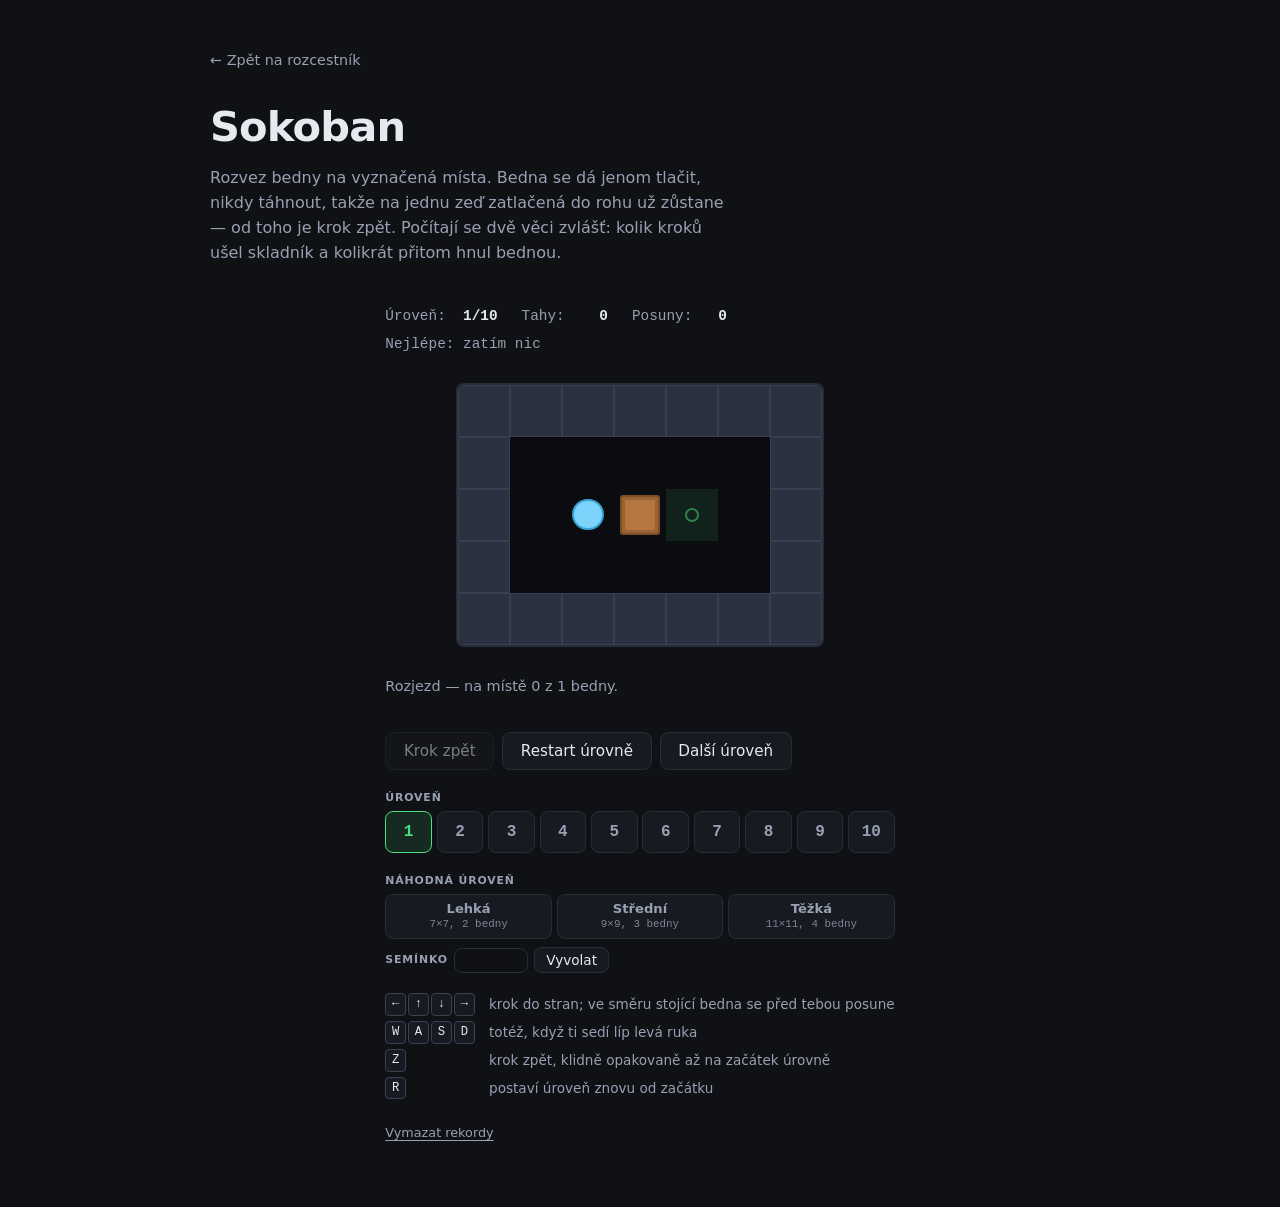
<file: sokoban/index.html>
<!DOCTYPE html>
<html lang="cs">
<head>
  <meta charset="utf-8">
  <meta name="viewport" content="width=device-width, initial-scale=1">
  <title>Sokoban — Hry v prohlížeči</title>
  <!-- Pojistka pro případ, že se sdílený styl nenačte (jiný server,
       špatný MIME typ, offline). Stránka pak není holý bílý dokument. -->
  <style>
    :root {
      --bg:   #0f1115;
      --text: #e6e9ef;
      --font: system-ui, -apple-system, "Segoe UI", Roboto, "Helvetica Neue", Arial, sans-serif;
    }
    html { color-scheme: dark; background: #0f1115; }
    body {
      margin: 0;
      background: var(--bg);
      color: var(--text);
      font-family: var(--font);
    }
  </style>
  <link rel="stylesheet" href="../shared/style.css">
  <style>
    /* Barvy a rozměry, které jsou jen tady. Do sdílené palety nepatří —
       sklad s bednami se nikde jinde ve sbírce nevyskytuje. */
    :root {
      /* Zeď je světlejší než podlaha, ne tmavší. Tmavší zeď by splynula
         s pozadím stránky a hráč by neviděl obrys místnosti — a právě
         ten je v Sokobanu to hlavní, co se čte. */
      --zed:       #2b3140;
      --zed-hrana: #383f52;

      /* Cíl: podbarvená plocha a k tomu kroužek uprostřed. Kroužek je
         dost malý na to, aby ho bedna i hráč celý zakryli — pole tak
         nikdy nevypadá zaplněné napůl. Samotné podbarvení by nestačilo:
         na pár procentech jasu se cíl v rohu snadno přehlédne. */
      --cil-plocha: rgba(74, 222, 128, 0.10);
      --cil-znacka: rgba(74, 222, 128, 0.5);

      /* Bedna mimo cíl je hnědá, na cíli zelená. Zelená je v celé sbírce
         barva hotové věci, takže „kolik už je hotovo“ jde přečíst z desky
         jedním pohledem, bez počítání. */
      --bedna:        #b5763f;
      --bedna-hrana:  #7d4d24;
      --bedna-hotova: #4ade80;
      --bedna-hotova-hrana: #2f9e5c;

      /* Hráč má vlastní barvu, ne odstín bedny ani cíle: jinak by na
         cílovém poli splynul s bednou, která na něm stojí. */
      --hrac:       #7dd3fc;
      --hrac-hrana: #38a3d1;
    }

    /* Na herní stránce nechceme přiblížení dvojklikem ani výběr textu
       při klepání do desky. */
    html, body {
      overscroll-behavior: none;
      -webkit-text-size-adjust: 100%;
    }

    /* Herní stránka je užší než rozcestník a drží se uprostřed. */
    .wrap {
      max-width: 900px;
      margin-inline: auto;
    }

    main {
      display: flex;
      flex-direction: column;
      align-items: center;
      touch-action: manipulation;     /* zabije double-tap zoom */
      user-select: none;
      -webkit-user-select: none;
      -webkit-touch-callout: none;
    }

    /* Sloupec hry. Šířku mu dává nejširší prvek uvnitř — deska má
       u každé úrovně jiné rozměry, takže pevná šířka by u malých
       úrovní nechala HUD viset ve vzduchu daleko od desky.

       Všechny rozměry desky vycházejí z jediného čísla: --pole, tedy
       strany jednoho pole v pixelech. Počítá ho JS z místa v okně
       a z rozměrů úrovně a nastavuje sem, na kontejner. Hodnota níž
       platí jen do prvního přepočtu. */
    .hra {
      --pole: 40px;
      display: flex;
      flex-direction: column;
      align-items: stretch;
      max-width: 100%;
    }

    /* Údaje nad deskou. Mřížka s pevnými sloupci, ne text s mezerami:
       každý údaj má vlastní sloupec, takže přibývající cifra u tahů
       neposune sousedy do stran. */
    .hud {
      display: grid;
      grid-template-columns: repeat(3, max-content);
      gap: 0.3rem 1.5rem;
      margin-bottom: 0.75rem;
      font-family: var(--font-mono);
      font-variant-numeric: tabular-nums;
      font-size: 0.9rem;
      color: var(--text-dim);
    }

    .hud__cislo {
      display: inline-block;
      text-align: right;
      color: var(--text);
      font-weight: 600;
    }

    /* Šířka podle nejdelší hodnoty, jaká může padnout: tahů bývá pod
       tisíc, posunů pod sto. Rekordy šířku pevnou nemají — stojí na
       vlastním řádku, kde nemají koho posunout. */
    .hud__cislo--tahy   { min-width: 4ch; }
    .hud__cislo--posuny { min-width: 3ch; }
    .hud__cislo--uroven { min-width: 5ch; }

    /* Řádek s rekordy jde přes celou šířku HUDu. Na úzkém displeji je
       to zároveň to, co drží HUD pohromadě: tři údaje vedle sebe se tam
       nevejdou, zalomí se na dva sloupce a rekordy si podržely svůj
       řádek pod nimi. */
    .hud__nej {
      grid-column: 1 / -1;
    }

    .hud__nej .hud__cislo {
      color: var(--accent);
      min-width: 0;
    }

    @media (max-width: 520px) {
      .hud {
        grid-template-columns: repeat(2, max-content);
        gap: 0.25rem 1.2rem;
      }
    }

    /* ---------- pásmo citlivé na tah prstem ----------

       Prst při rychlém tahu často začne nebo skončí až kousek za okrajem
       desky. Rezerva kolem ní proto poslouchá na tahy stejně jako deska
       sama — posluchače má navěšené tenhle obal.

       touch-action: none patří sem a nikam jinam. Uvnitř pásma prst
       stránkou nehne, takže se tah vždycky dopočítá celý; zbytek stránky
       rolovat musí. Spoléhat na preventDefault v touchmove nejde — ten
       je ve výchozím stavu pasivní.

       Záporné vodorovné okraje ruší vodorovnou rezervu z rozvržení:
       sloupec hry je široký podle obsahu, takže by se jinak o rezervu
       rozšířil a HUD i tlačítka by přestaly lícovat s okrajem desky.
       Rezerva místo toho přeteče do odsazení stránky.

       Strop musí ten přetok povolit, jinak si pásmo ukrojí rezervu ze
       svého vnitřku a deska se do něj přestane vejít — pod ní by pak
       naskočil posuvník, i když je kolem dost místa. */
    .swipe-zona {
      --swipe-rezerva: 16px;
      align-self: center;
      display: flex;
      justify-content: center;
      max-width: calc(100% + 2 * var(--swipe-rezerva));
      padding: var(--swipe-rezerva);
      margin-inline: calc(-1 * var(--swipe-rezerva));
      touch-action: none;
    }

    /* Kdyby se deska při spodní mezi velikosti pole do okna nevešla
       (hodně úzký telefon a nejširší úroveň), roluje se sama místo
       toho, aby roztáhla celou stránku. */
    .deska-obal {
      max-width: 100%;
      overflow-x: auto;
      overscroll-behavior-x: contain;
    }

    /* Deska. Stopy jsou pevné, obojí podle rozměrů úrovně: velikost
       mřížky nesmí vyplývat z obsahu polí. S auto stopami by prázdné
       pole mělo nulovou výšku a řádek by byl vysoký podle toho, jestli
       v něm zrovna nějaká bedna stojí.

       Šířku i výšku dávají stopy, ne kontejner (width: max-content),
       jinak by se deska v rolovacím obalu roztáhla a pole by se rozešla
       s rámem. */
    .deska {
      display: grid;
      grid-template-columns: repeat(var(--sloupcu, 1), var(--pole));
      grid-template-rows: repeat(var(--radku, 1), var(--pole));
      width: max-content;
      border: 2px solid var(--border);
      border-radius: var(--radius-sm);
      overflow: hidden;
      background: var(--board);
    }

    .deska--vyhra {
      border-color: var(--accent);
    }

    /* Jedno pole. Rozměr má zadaný, ne odvozený z obsahu, a bedna i hráč
       v něm drží uprostřed mřížkovým centrováním.

       Obsah leží v jediné oblasti: značka cíle (::after) a bedna nebo
       hráč (.znak) se překrývají, místo aby stály vedle sebe. Kdyby šlo
       o dvě stopy, měnil by obsah velikost pole — přesně to, čemu se tu
       celou dobu vyhýbáme. */
    .pole {
      width: var(--pole);
      height: var(--pole);
      display: grid;
      grid-template-areas: "obsah";
      place-items: center;
    }

    /* Zeď. Světlejší výplň a ještě světlejší vnitřní hrana: bez ní
       splyne blok zdi v jednu plochu a v místnosti se ztratí členění. */
    .pole--zed {
      background: var(--zed);
      box-shadow: inset 0 0 0 1px var(--zed-hrana);
    }

    /* Pole mimo místnost. Do mřížky patří kvůli tvaru (řádky musí zůstat
       zarovnané), ale kreslit se nemá nic — jinak by okolo místnosti
       vznikl pruh podlahy a obrys úrovně by se rozmazal. */
    .pole--venku {
      background: var(--bg);
    }

    .pole--cil {
      background: var(--cil-plocha);
    }

    /* Kroužek uprostřed cílového pole. Podíl je schválně malý: bedna
       (76 %) i hráč (60 %) ho celý zakryjí, takže obsazený cíl nikdy
       nevypadá jako obsazený jen napůl. */
    .pole--cil::after {
      content: "";
      grid-area: obsah;
      width: 26%;
      height: 26%;
      border: 2px solid var(--cil-znacka);
      border-radius: 50%;
    }

    /* Bedna i hráč sdílejí jedno místo v poli; liší se tvarem, velikostí
       a barvou. Přechod je jen na barvě: bedna, která dojela na cíl,
       zezelená plynule, ale sama se po desce neplíží — pohyb má být
       okamžitý, jinak by se rychlé tahy rozmazaly. */
    .znak {
      grid-area: obsah;
      transition: background-color 0.12s ease, border-color 0.12s ease;
    }

    .znak--bedna {
      width: 76%;
      height: 76%;
      border: 2px solid var(--bedna-hrana);
      border-radius: 3px;
      background: var(--bedna);

      /* Naznačené prkno uprostřed — bedna se tak nepoplete s prostým
         barevným čtvercem a je poznat i na malém poli. */
      box-shadow: inset 0 0 0 3px rgba(0, 0, 0, 0.16);
    }

    .znak--bedna-hotova {
      border-color: var(--bedna-hotova-hrana);
      background: var(--bedna-hotova);
    }

    .znak--hrac {
      width: 60%;
      height: 60%;
      border: 2px solid var(--hrac-hrana);
      border-radius: 50%;
      background: var(--hrac);
    }

    /* Hláška pod deskou. Pevná výška, i když je text prázdný: jinak by
       se s každou změnou stavu posunula tlačítka pod ní. */
    .stav {
      min-height: 2.6rem;
      margin: 0.75rem 0 0;
      color: var(--text-dim);
      font-size: 0.9rem;
    }

    .stav--vyhra {
      color: var(--accent);
      font-weight: 600;
    }

    /* ---------- směrová tlačítka ----------
       Záloha k tahu prstem: ne každému tah sedne a na malé desce se
       špatně míří. Klávesnice a myš je nepotřebují, proto se ukážou jen
       na hrubém ukazateli — u tvrdého display: none v základu, aby se
       do rozpočtu výšky desky nezapočítala. */
    .dpad {
      display: none;
    }

    @media (pointer: coarse) {
      .dpad {
        display: grid;
        /* 56px je spodní hranice pro pohodlný zásah palcem. Přes max()
           drží i tehdy, když si uživatel zmenší výchozí písmo. */
        grid-template-columns: repeat(3, max(3.5rem, 56px));
        grid-auto-rows: max(3.5rem, 56px);
        gap: 0.7rem;
        align-self: center;
        margin-top: 0.8rem;
      }
    }

    /* Plný kříž 3×3: každý směr sedí tam, kam ukazuje, takže se trefíš
       bez dívání. Prostřední pole zůstane prázdné — palec má kde
       odpočívat, aniž by omylem zadal směr. */
    .dpad__btn--nahoru { grid-column: 2; grid-row: 1; }
    .dpad__btn--vlevo  { grid-column: 1; grid-row: 2; }
    .dpad__btn--vpravo { grid-column: 3; grid-row: 2; }
    .dpad__btn--dolu   { grid-column: 2; grid-row: 3; }

    .dpad__btn {
      display: flex;
      align-items: center;
      justify-content: center;
      border: 1px solid var(--border);
      border-radius: var(--radius-sm);
      background: var(--bg-elev);
      color: var(--text-dim);
      font: inherit;
      line-height: 1;
      cursor: pointer;
      touch-action: manipulation;
      -webkit-tap-highlight-color: transparent;
      padding: 0;
    }

    /* Šipka je kreslená, ne psaná: znaky ▲▼◀▶ i emoji vykreslí každý
       systém jinou velikostí a někde je nahradí barevnou verzí. Jeden
       trojúhelník otočený po čtvrtinách vypadá všude stejně a všechny
       čtyři jsou zaručeně shodné. */
    .dpad__ikona {
      width: 40%;
      height: 40%;
      fill: currentColor;
      display: block;
      pointer-events: none;   /* cíl události je vždy tlačítko */
    }

    .dpad__btn--vpravo .dpad__ikona { transform: rotate(90deg); }
    .dpad__btn--dolu   .dpad__ikona { transform: rotate(180deg); }
    .dpad__btn--vlevo  .dpad__ikona { transform: rotate(270deg); }

    /* Odezva na stisk musí být vidět hned — tlačítko zabírá už při
       pointerdown, ne až po zvednutí prstu. */
    .dpad__btn:active {
      background: var(--accent-soft);
      border-color: var(--accent);
      color: var(--accent);
    }

    /* ---------- akce pod deskou ---------- */
    .akce {
      display: flex;
      flex-wrap: wrap;
      gap: 0.5rem;
      margin-top: 1rem;
    }

    /* ---------- výběr úrovně ---------- */
    .nastaveni {
      margin-top: 1.25rem;
    }

    .nastaveni__popis {
      display: block;
      margin-bottom: 0.25rem;
      color: var(--text-dim);
      font-size: 0.68rem;
      font-weight: 600;
      text-transform: uppercase;
      letter-spacing: 0.08em;
    }

    .urovne {
      display: grid;
      grid-template-columns: repeat(10, minmax(0, 1fr));
      gap: 0.3rem;
    }

    /* Deset tlačítek vedle sebe vyjde na úzkém displeji na necelé tři
       čtvrtiny centimetru — to se prstem netrefí. Pod 520 px se proto
       výběr zalomí na dvě řady po pěti. */
    @media (max-width: 520px) {
      .urovne {
        grid-template-columns: repeat(5, minmax(0, 1fr));
      }
    }

    .uroven {
      position: relative;
      display: flex;
      align-items: center;
      justify-content: center;
      min-height: 2.6rem;
      padding: 0.3rem 0;
      border: 1px solid var(--border);
      border-radius: var(--radius-sm);
      background: var(--bg-elev);
      color: var(--text-dim);
      font-family: var(--font-mono);
      font-size: 1rem;
      font-weight: 600;
      line-height: 1;
      cursor: pointer;
      touch-action: manipulation;
      transition: background 0.15s ease, border-color 0.15s ease, color 0.15s ease;
    }

    .uroven:hover,
    .uroven:focus-visible {
      background: var(--bg-elev-hover);
      border-color: var(--border-hover);
      color: var(--text);
    }

    /* Vyřešená úroveň má tečku v rohu, ne jinou barvu celého tlačítka:
       barvu si drží rozehraná úroveň a ta je důležitější — hráč musí
       poznat, kde zrovna je. */
    .uroven--hotova::after {
      content: "";
      position: absolute;
      top: 0.3rem;
      right: 0.3rem;
      width: 0.36rem;
      height: 0.36rem;
      border-radius: 50%;
      background: var(--accent);
    }

    .uroven[aria-current="true"] {
      background: var(--accent-soft);
      border-color: var(--accent);
      color: var(--accent);
    }

    /* ---------- volba obtížnosti náhodné úrovně ---------- */
    .prepinace {
      display: flex;
      gap: 0.3rem;
    }

    .prepinac {
      flex: 1 1 0;
      min-width: 0;
      display: flex;
      flex-direction: column;
      align-items: center;
      gap: 0.05rem;
      padding: 0.4rem 0.25rem;
      border: 1px solid var(--border);
      border-radius: var(--radius-sm);
      background: var(--bg-elev);
      color: var(--text-dim);
      font: inherit;
      line-height: 1.25;
      cursor: pointer;
      touch-action: manipulation;
      transition: background 0.15s ease, border-color 0.15s ease, color 0.15s ease;
    }

    .prepinac:hover,
    .prepinac:focus-visible {
      background: var(--bg-elev-hover);
      border-color: var(--border-hover);
      color: var(--text);
    }

    /* Generuje se na hlavním vlákně, takže po dobu hledání stránka
       nereaguje. Tlačítko to musí říct dřív, než se to stane. */
    .prepinac[aria-busy="true"],
    .prepinac[aria-busy="true"]:hover {
      background: var(--accent-soft);
      border-color: var(--accent);
      color: var(--accent);
      cursor: progress;
    }

    .prepinace[aria-disabled="true"] .prepinac {
      opacity: 0.5;
      pointer-events: none;
    }

    .prepinac__nazev {
      font-size: 0.82rem;
      font-weight: 600;
    }

    .prepinac__detail {
      font-family: var(--font-mono);
      font-size: 0.68rem;
      opacity: 0.8;
    }

    /* ---------- semínko ---------- */
    .semeno {
      display: flex;
      align-items: center;
      gap: 0.4rem;
      margin: 0.5rem 0 0;
      font-size: 0.85rem;
      color: var(--text-dim);
    }

    .semeno__popis {
      font-size: 0.68rem;
      font-weight: 600;
      text-transform: uppercase;
      letter-spacing: 0.08em;
    }

    .semeno__pole {
      width: 9ch;
      padding: 0.25rem 0.4rem;
      border: 1px solid var(--border);
      border-radius: var(--radius-sm);
      background: var(--bg);
      color: var(--accent);
      font-family: var(--font-mono);
      font-size: 0.85rem;
      letter-spacing: 0.06em;
    }

    .semeno__pole:focus-visible {
      border-color: var(--accent);
    }

    .semeno__btn {
      padding: 0.25rem 0.7rem;
      font-size: 0.85rem;
    }

    /* Legenda ovládání pod deskou. */
    .ovladani {
      display: grid;
      grid-template-columns: max-content 1fr;
      gap: 0.35rem 0.9rem;
      align-items: center;
      margin: 1.25rem 0 0;
      font-size: 0.85rem;
    }

    .ovladani dt {
      justify-self: start;
      display: flex;
      gap: 0.15rem;
      align-items: center;
      flex-wrap: wrap;
    }

    .ovladani dd {
      justify-self: start;
      margin: 0;
      color: var(--text-dim);
    }

    .ovladani kbd {
      padding: 0.1rem 0.35rem;
      border: 1px solid var(--border-hover);
      border-radius: 4px;
      background: var(--bg-elev);
      font-family: var(--font-mono);
      font-size: 0.9em;
      line-height: 1.4;
      color: var(--text);
    }

    /* Poznámka o dotykovém ovládání dává smysl jen tam, kde dotyk je. */
    .dotykem {
      display: none;
      margin: 0.9rem 0 0;
      color: var(--text-dim);
      font-size: 0.85rem;
      max-width: 40ch;
    }

    @media (pointer: coarse) {
      .dotykem { display: block; }
    }

    /* nenápadné tlačítko pod legendou — nemá vypadat jako akce hry */
    .smazat {
      margin-top: 1.5rem;
      padding: 0;
      border: 0;
      background: none;
      color: var(--text-dim);
      font: inherit;
      font-size: 0.8rem;
      text-decoration: underline;
      text-underline-offset: 3px;
      cursor: pointer;
      align-self: flex-start;
    }

    .smazat:hover,
    .smazat:focus-visible {
      color: var(--danger);
    }

    /* touch-action se nedědí, takže ho každý ovládací prvek potřebuje
       vlastní — jinak dvojklik na tlačítko stránku přiblíží. */
    .btn,
    .smazat {
      touch-action: manipulation;
    }
  </style>
</head>
<body>
  <div class="wrap">

    <a class="back-link" href="../">← Zpět na rozcestník</a>

    <header class="site-header">
      <h1>Sokoban</h1>
      <p>Rozvez bedny na vyznačená místa. Bedna se dá jenom tlačit,
         nikdy táhnout, takže na jednu zeď zatlačená do rohu už zůstane —
         od toho je krok zpět. Počítají se dvě věci zvlášť: kolik kroků
         ušel skladník a kolikrát přitom hnul bednou.</p>
    </header>

    <main>
      <div class="hra" id="hra">
        <div class="hud">
          <span>Úroveň: <strong class="hud__cislo hud__cislo--uroven" id="hud-uroven">1/10</strong></span>
          <span>Tahy: <strong class="hud__cislo hud__cislo--tahy" id="hud-tahy">0</strong></span>
          <span>Posuny: <strong class="hud__cislo hud__cislo--posuny" id="hud-posuny">0</strong></span>

          <!-- Rekordy jsou dva a nezávislé: nejlepší řešení na tahy bývá
               jiné než nejlepší na posuny, tak se drží každý zvlášť.
               Stojí na vlastním řádku přes celou šířku — jsou to údaje
               o minulosti a nemají soupeřit s tím, co se počítá teď. -->
          <span class="hud__nej">Nejlépe:
            <span id="hud-nej-hodnoty"><strong class="hud__cislo hud__cislo--rekord" id="hud-rekord-tahy">0</strong> tahů
              · <strong class="hud__cislo hud__cislo--rekord" id="hud-rekord-posuny">0</strong> posunů</span><span
                  id="hud-nej-nic">zatím nic</span></span>
        </div>

        <!-- Pásmo citlivé na tah prstem: rezerva kolem desky poslouchá na
             tahy stejně jako deska, aby prst nemusel skončit přesně na ní.
             Posluchače má tenhle prvek, ne mřížka. -->
        <div class="swipe-zona" id="swipe-zona">
          <div class="deska-obal">
            <!-- Pole staví JS podle rozměrů úrovně. role="img" a jeden
                 souhrnný popis: čtečka by jinak předčítala sto prázdných
                 buněk, a z těch se stav skladu poskládat nedá. -->
            <div class="deska" id="deska" role="img" aria-label="Sklad"></div>
          </div>
        </div>

        <p class="stav" id="stav" aria-live="polite"></p>

        <!-- Směrová tlačítka jako záloha k tahu prstem. Skrytá v CSS
             všude, kde ukazatel není hrubý — na myši a klávesnici by jen
             ukrajovala výšku desce. -->
        <div class="dpad" id="dpad" role="group" aria-label="Směrové ovládání">
          <button class="dpad__btn dpad__btn--nahoru" type="button"
                  data-smer="nahoru" aria-label="Nahoru"><svg
              class="dpad__ikona" viewBox="0 0 24 24" aria-hidden="true"
              focusable="false"><path d="M12 5 L22 19 H2 Z"/></svg></button>
          <button class="dpad__btn dpad__btn--vlevo" type="button"
                  data-smer="vlevo" aria-label="Doleva"><svg
              class="dpad__ikona" viewBox="0 0 24 24" aria-hidden="true"
              focusable="false"><path d="M12 5 L22 19 H2 Z"/></svg></button>
          <button class="dpad__btn dpad__btn--vpravo" type="button"
                  data-smer="vpravo" aria-label="Doprava"><svg
              class="dpad__ikona" viewBox="0 0 24 24" aria-hidden="true"
              focusable="false"><path d="M12 5 L22 19 H2 Z"/></svg></button>
          <button class="dpad__btn dpad__btn--dolu" type="button"
                  data-smer="dolu" aria-label="Dolů"><svg
              class="dpad__ikona" viewBox="0 0 24 24" aria-hidden="true"
              focusable="false"><path d="M12 5 L22 19 H2 Z"/></svg></button>
        </div>

        <div class="akce">
          <button class="btn" id="btn-zpet" type="button">Krok zpět</button>
          <button class="btn" id="btn-restart" type="button">Restart úrovně</button>
          <button class="btn" id="btn-dalsi" type="button">Další úroveň</button>
        </div>

        <!-- Výběr úrovně je vidět pořád: přeskočit zaseknutou úroveň
             a vrátit se k ní později je normální způsob hraní.
             Tlačítka staví JS ze seznamu úrovní. -->
        <div class="nastaveni">
          <span class="nastaveni__popis" id="popis-uroven">Úroveň</span>
          <div class="urovne" role="group" aria-labelledby="popis-uroven" id="volba-uroven"></div>
        </div>

        <!-- Náhodná úroveň. Tlačítka rovnou generují — volba obtížnosti
             a spuštění je jedna a táž věc, dvě na to být nemusí. -->
        <div class="nastaveni">
          <span class="nastaveni__popis" id="popis-nahodna">Náhodná úroveň</span>
          <div class="prepinace" role="group" aria-labelledby="popis-nahodna" id="volba-nahodna"></div>

          <!-- Semínko: ukazuje, z čeho úroveň vznikla, a zároveň je to
               vstup — přepsáním a potvrzením se vyvolá táž úroveň. -->
          <p class="semeno" id="semeno-radek" hidden>
            <label class="semeno__popis" for="semeno-pole">Semínko</label>
            <input class="semeno__pole" id="semeno-pole" type="text"
                   inputmode="latin" autocomplete="off" spellcheck="false"
                   maxlength="8" size="8">
            <button class="btn semeno__btn" id="btn-semeno" type="button">Vyvolat</button>
          </p>
        </div>

        <dl class="ovladani">
          <dt><kbd>←</kbd><kbd>↑</kbd><kbd>↓</kbd><kbd>→</kbd></dt>
          <dd>krok do stran; ve směru stojící bedna se před tebou posune</dd>
          <dt><kbd>W</kbd><kbd>A</kbd><kbd>S</kbd><kbd>D</kbd></dt>
          <dd>totéž, když ti sedí líp levá ruka</dd>
          <dt><kbd>Z</kbd></dt>
          <dd>krok zpět, klidně opakovaně až na začátek úrovně</dd>
          <dt><kbd>R</kbd></dt>
          <dd>postaví úroveň znovu od začátku</dd>
        </dl>

        <p class="dotykem">Na dotykových zařízeních táhni prstem po desce
           nebo použij tlačítka pod ní.</p>

        <button class="smazat" id="btn-smazat" type="button">Vymazat rekordy</button>
      </div>
    </main>

  </div>

<script>
(function () {
  'use strict';

  /* ---------------------------------------------------------------
     Úrovně

     Textový zápis, jaký se u Sokobanu používá od začátku — dá se
     zkopírovat odkudkoliv a hlavně se dá číst i psát ručně:

         #  zeď
         .  cíl
         $  bedna
         *  bedna na cíli
         @  skladník
         +  skladník na cíli
         mezera  volná podlaha

     Řádky nemusí být stejně dlouhé; zprava se dopadují mezerami.

     Deset úrovní od nejlehčí. Každá je ověřená řešitelná; jdou po sobě
     podle délky optimálního řešení, ne podle počtu beden — pět beden
     naskládaných v řadě je snazší než čtyři, které se musí objíždět.
     --------------------------------------------------------------- */
  var UROVNE = [
    {
      nazev: 'Rozjezd',
      mapa: [
        '#######',
        '#     #',
        '# @$. #',
        '#     #',
        '#######'
      ]
    },
    {
      nazev: 'Za roh',
      mapa: [
        '########',
        '#      #',
        '# @$   #',
        '#      #',
        '#    . #',
        '#      #',
        '########'
      ]
    },
    {
      nazev: 'Dvojice',
      mapa: [
        '#########',
        '#       #',
        '#  $ $  #',
        '#  . .  #',
        '#   @   #',
        '#########'
      ]
    },
    {
      nazev: 'Mezi zdmi',
      mapa: [
        '########',
        '#      #',
        '#  ##  #',
        '# $..$ #',
        '#  @   #',
        '#      #',
        '########'
      ]
    },
    {
      nazev: 'Napříč',
      mapa: [
        '##########',
        '#        #',
        '#  $  .  #',
        '#  @     #',
        '#  $  .  #',
        '#        #',
        '##########'
      ]
    },
    {
      nazev: 'Trojice',
      mapa: [
        '#########',
        '#  ...  #',
        '#       #',
        '# $$$   #',
        '#   @   #',
        '#       #',
        '#########'
      ]
    },
    {
      nazev: 'Pět v řadě',
      mapa: [
        '###########',
        '#         #',
        '#  $ $ $  #',
        '#  .....  #',
        '#   $ $   #',
        '#    @    #',
        '###########'
      ]
    },
    {
      nazev: 'Sloupy',
      mapa: [
        '##########',
        '#  ....  #',
        '#  #  #  #',
        '# $ $$ $ #',
        '#        #',
        '#   @    #',
        '##########'
      ]
    },
    {
      nazev: 'Kolem sloupu',
      mapa: [
        '##########',
        '#   ##   #',
        '# $ ..$  #',
        '#  #..#  #',
        '# $    $ #',
        '#   @    #',
        '##########'
      ]
    },
    {
      nazev: 'Sklad',
      mapa: [
        '###########',
        '#    #    #',
        '# $$ # .. #',
        '#  $   .. #',
        '# $$ # .  #',
        '#  @ #    #',
        '#         #',
        '###########'
      ]
    }
  ];

  /* ---------------------------------------------------------------
     Rozměry desky. Strana pole vychází z místa v okně; meze jsou tady,
     ať se malá úroveň neroztáhne přes celou obrazovku a velká zůstala
     ovladatelná i na telefonu.
     --------------------------------------------------------------- */
  var POLE_MIN       = 22;
  var POLE_MIN_DOTYK = 26;       // pod prstem se menší deska špatně míří
  var POLE_MAX       = 52;
  var PODIL_VYSKY    = 0.5;      // kolik výšky okna smí deska zabrat

  /* Kratší tah prstem než tohle bereme jako klepnutí a ignorujeme ho. */
  var SWIPE_MIN = 24;            // px

  /* ---------------------------------------------------------------
     Směry. Klíč je zároveň to, co se ukládá do zásobníku tahů, takže
     se krok zpět dá číst i v ladicí konzoli.
     --------------------------------------------------------------- */
  var SMERY = {
    nahoru: { dx:  0, dy: -1 },
    dolu:   { dx:  0, dy:  1 },
    vlevo:  { dx: -1, dy:  0 },
    vpravo: { dx:  1, dy:  0 }
  };

  var OPACNY = {
    nahoru: 'dolu',
    dolu:   'nahoru',
    vlevo:  'vpravo',
    vpravo: 'vlevo'
  };

  /* Pevné pořadí směrů pro průchody, které se musí chovat pokaždé
     stejně. Pořadí klíčů objektu sice v praxi drží, ale spoléhat se
     na ně u řešiče, jehož výsledek se porovnává s očekáváním, není
     dobrý nápad. */
  var SMERY_SEZNAM = ['nahoru', 'dolu', 'vlevo', 'vpravo'];

  /* ---------------------------------------------------------------
     Úložiště: nejlepší výsledky po úrovních.

     Všechna volání jsou v try/catch: v privátním okně a při zakázaném
     úložišti localStorage vyhazuje výjimku už při čtení. Hra pak běží
     dál, jen si nic nepamatuje.

     Tahy a posuny mají vlastní klíč, ne společný záznam. Jsou to dvě
     nezávislé disciplíny — řešení nejkratší na kroky obvykle bednou
     hne víckrát než to úsporné na posuny — a každá si drží své minimum
     bez ohledu na tu druhou.
     --------------------------------------------------------------- */
  var KLIC_REKORD = 'sokoban:best:';   // + pořadí úrovně + ':' + druh
  var KLIC_UROVEN  = 'sokoban:uroven';
  var KLIC_VLASTNI = 'sokoban:vlastni';

  /* Klíčem je identita úrovně, ne její pořadí: zabudované mají číslo,
     vygenerované svoje semínko. Táž náhodná úroveň se tak dá vyvolat
     znovu i s tím, jak si na ní hráč posledně vedl. */
  function klicRekordu(id, druh) {
    return KLIC_REKORD + id + ':' + druh;
  }

  function nactiRekord(id, druh) {
    try {
      var v = parseInt(localStorage.getItem(klicRekordu(id, druh)), 10);
      return isFinite(v) && v > 0 ? v : 0;
    } catch (e) {
      return 0;
    }
  }

  function ulozRekord(id, druh, hodnota) {
    try {
      localStorage.setItem(klicRekordu(id, druh), String(hodnota));
    } catch (e) {
      /* nevadí, rekord vydrží jen do konce sezení */
    }
  }

  /* Maže se podle předpony, ne podle seznamu úrovní: vygenerované mají
     klíč od svého semínka a těch může být kolik chce. Klíče se napřed
     posbírají a teprve pak ruší — mazat z úložiště, po kterém se právě
     prochází, si o chybu říká. */
  function smazRekordy() {
    try {
      var kSmazani = [];
      for (var i = 0; i < localStorage.length; i++) {
        var klic = localStorage.key(i);
        if (klic && klic.indexOf(KLIC_REKORD) === 0) kSmazani.push(klic);
      }
      for (i = 0; i < kSmazani.length; i++) localStorage.removeItem(kSmazani[i]);
    } catch (e) {
      /* nevadí */
    }
  }

  /* Rozehraná úroveň se pamatuje taky — po návratu na stránku není co
     hledat. Mimo rozsah seznamu se hodnota ignoruje: úrovní může časem
     ubýt a starý záznam nemá hru shodit. */
  function nactiUlozenouUroven() {
    try {
      var v = localStorage.getItem(KLIC_UROVEN);
      if (v === 'vlastni') return 'vlastni';
      var n = parseInt(v, 10);
      return isFinite(n) && n >= 0 && n < UROVNE.length ? n : 0;
    } catch (e) {
      return 0;
    }
  }

  function ulozUroven(kde) {
    try {
      localStorage.setItem(KLIC_UROVEN, String(kde));
    } catch (e) {
      /* nevadí */
    }
  }

  /* Vygenerovaná úroveň se ukládá celá, ne jen semínko: znovu ji
     vyrobit by trvalo vteřiny a hráč by po obnovení stránky koukal na
     zamrzlé okno. Semínko se veze s ní, ať jde táž úroveň vyvolat
     kdykoli znovu. */
  function ulozVlastni(uroven) {
    try {
      localStorage.setItem(KLIC_VLASTNI, JSON.stringify({
        nazev: uroven.nazev,
        mapa: uroven.mapa,
        semeno: uroven.semeno,
        obtiznost: uroven.obtiznost
      }));
    } catch (e) {
      /* nevadí, úroveň vydrží jen do konce sezení */
    }
  }

  function nactiVlastni() {
    try {
      var v = JSON.parse(localStorage.getItem(KLIC_VLASTNI));
      if (v && Array.isArray(v.mapa) && v.mapa.length) return v;
    } catch (e) {
      /* poškozený záznam — jede se na zabudovaných úrovních */
    }
    return null;
  }

  /* ---------------------------------------------------------------
     Načtení úrovně z textu.

     Zdi a cíle jsou statické mřížky — po celou úroveň se nezmění, takže
     se spočítají jednou a pak už se do nich jen čte. Bedny a skladník
     jsou proti tomu pouhé souřadnice; míchat je do mřížky by znamenalo
     při každém tahu přepisovat pole, ve kterém 90 % hodnot je konstanta.

     Souřadnice jsou ploché indexy do mřížky: i = y * sirka + x. Převod
     tam a zpět dělají naIndex/sourX/sourY, žádné počítání ručně.
     --------------------------------------------------------------- */
  function nactiUroven(predpis) {
    var mapa = predpis.mapa;
    var vyska = mapa.length;
    var sirka = 0;
    var x, y, i;

    for (y = 0; y < vyska; y++) sirka = Math.max(sirka, mapa[y].length);

    var N = sirka * vyska;
    var zdi  = new Uint8Array(N);
    var cile = new Uint8Array(N);
    var bedny = [];
    var hrac = -1;

    for (y = 0; y < vyska; y++) {
      var radek = mapa[y];
      for (x = 0; x < sirka; x++) {
        // kratší řádek se doplní volnou podlahou, ne zdí
        var znak = x < radek.length ? radek.charAt(x) : ' ';
        i = y * sirka + x;

        switch (znak) {
          case '#': zdi[i] = 1; break;
          case '.': cile[i] = 1; break;
          case '$': bedny.push(i); break;
          case '*': cile[i] = 1; bedny.push(i); break;
          case '@': hrac = i; break;
          case '+': cile[i] = 1; hrac = i; break;
          default:  break;      // mezera i cokoliv neznámého je podlaha
        }
      }
    }

    var L = {
      nazev: predpis.nazev,
      sirka: sirka,
      vyska: vyska,
      zdi: zdi,
      cile: cile,
      uvnitr: vnitrek(sirka, vyska, zdi, hrac),
      bedny: bedny,        // výchozí rozestavení, hra si dělá kopii
      hrac: hrac
    };

    /* Statické tabulky pro řešič. Počítají se jednou tady, ne při
       hledání: mrtvá pole se z tvaru úrovně nemění a přepočítávat je
       u každého stavu by řešič utopilo. */
    L.mrtva = mrtvaPole(L);
    L.kCili = vzdalenostiKCilum(L);

    return L;
  }

  /* ---------------------------------------------------------------
     Mrtvá pole

     Pole, ze kterého už bednu na žádný cíl nedostaneš. Nepočítá se
     dopředu, kam se bedna dá dotlačit — to by znamenalo prohledat celou
     úlohu — ale obráceně: od cílů, jako by se bedna místo tlačení
     táhla.

     Táhnout jde tehdy, když je volné pole za bednou (kam se posune)
     i pole za ním (kde při tom stojí hráč). Kam se takhle od cíle
     nedostaneš, tam bedna nemá co dělat: kdyby se tam dostala, úloha
     je ztracená. Typicky jsou to rohy a slepé výklenky.

     Bez téhle tabulky prohledávání bobtná řádově — řešič by zkoumal
     miliony pozic, ve kterých je dávno rozhodnuto.
     --------------------------------------------------------------- */
  function mrtvaPole(L) {
    var N = L.sirka * L.vyska;
    var ziva = new Uint8Array(N);
    var fronta = [];
    var i, s;

    for (i = 0; i < N; i++) {
      if (L.cile[i]) { ziva[i] = 1; fronta.push(i); }
    }

    while (fronta.length) {
      var p = fronta.pop();
      for (s = 0; s < SMERY_SEZNAM.length; s++) {
        var smer = SMERY[SMERY_SEZNAM[s]];
        var b = posunV(L, p, smer);            // odkud by se bedna táhla
        if (b < 0 || L.zdi[b] || ziva[b]) continue;
        var h = posunV(L, b, smer);            // kde by při tom stál hráč
        if (h < 0 || L.zdi[h]) continue;
        ziva[b] = 1;
        fronta.push(b);
      }
    }

    var mrtva = new Uint8Array(N);
    for (i = 0; i < N; i++) mrtva[i] = (!L.zdi[i] && !ziva[i]) ? 1 : 0;
    return mrtva;
  }

  /* Manhattanovská vzdálenost každého pole k nejbližšímu cíli. Z toho
     se skládá heuristika řešiče. Je to čtvercová smyčka přes celou
     desku, ale ta má nanejvýš pár set polí a projde se jednou. */
  function vzdalenostiKCilum(L) {
    var N = L.sirka * L.vyska;
    var vzd = new Uint16Array(N);

    for (var i = 0; i < N; i++) {
      var x = i % L.sirka, y = (i / L.sirka) | 0;
      var nej = 0xffff;
      for (var c = 0; c < N; c++) {
        if (!L.cile[c]) continue;
        var d = Math.abs(x - (c % L.sirka)) + Math.abs(y - ((c / L.sirka) | 0));
        if (d < nej) nej = d;
      }
      vzd[i] = nej;
    }

    return vzd;
  }

  /* Které pole patří do místnosti. Záplavou od skladníka přes všechno,
     co není zeď — dál než na zeď se nedostane, takže vyjde přesně
     vnitřek ohrady.

     Je to čistě kvůli kreslení: pole mimo místnost se nemají kreslit
     jako podlaha, jinak by kolem úrovně zůstal pruh dlažby a obrys
     skladu by se v něm ztratil. */
  function vnitrek(sirka, vyska, zdi, start) {
    var N = sirka * vyska;
    var uvnitr = new Uint8Array(N);
    if (start < 0) return uvnitr;

    var fronta = [start];
    uvnitr[start] = 1;

    while (fronta.length) {
      var i = fronta.pop();
      var x = i % sirka, y = (i / sirka) | 0;

      for (var s = 0; s < SMERY_SEZNAM.length; s++) {
        var smer = SMERY[SMERY_SEZNAM[s]];
        var nx = x + smer.dx, ny = y + smer.dy;
        if (nx < 0 || ny < 0 || nx >= sirka || ny >= vyska) continue;

        var n = ny * sirka + nx;
        if (uvnitr[n] || zdi[n]) continue;
        uvnitr[n] = 1;
        fronta.push(n);
      }
    }

    return uvnitr;
  }

  /* ---------------------------------------------------------------
     Stav hry
     --------------------------------------------------------------- */
  var hra = {
    index: 0,          // pořadí úrovně v seznamu, -1 u vygenerované
    id: '0',           // identita pro rekordy (číslo, nebo g + semínko)
    nazev: '',
    uroven: null,      // načtená úroveň (statická část)
    bedny: [],         // souřadnice beden, pořadí je nepodstatné
    hrac: 0,           // souřadnice skladníka
    tahy: 0,
    posuny: 0,
    zpet: [],          // zásobník tahů, viz tah() a krokZpet()
    stav: 'hraje'      // 'hraje' | 'vyhra'
  };

  /* Posun souřadnice o jedno pole. Vrací -1, když by se vyšlo z mřížky.

     Počítá se přes x a y, ne přičtením k plochému indexu: krok doleva
     z prvního sloupce by jinak skončil na konci předchozího řádku.
     U těchhle úrovní by se to neprojevilo (všechny jsou obehnané zdí),
     ale spoléhat na tvar dat tam, kde stačí podmínka, se nevyplácí. */
  function posunV(L, i, smer) {
    var x = (i % L.sirka) + smer.dx;
    var y = ((i / L.sirka) | 0) + smer.dy;
    if (x < 0 || y < 0 || x >= L.sirka || y >= L.vyska) return -1;
    return y * L.sirka + x;
  }

  // Totéž pro rozehranou úroveň; hra jinou než tu svoji nepotřebuje.
  function posunIndex(i, smer) {
    return posunV(hra.uroven, i, smer);
  }

  /* Bedna na daném poli, nebo -1. Průchod polem beden je při šesti
     bednách levnější než udržovat druhou mřížku, kterou by bylo nutné
     držet v souladu se seznamem. */
  function bednaNa(i) {
    for (var b = 0; b < hra.bedny.length; b++) {
      if (hra.bedny[b] === i) return b;
    }
    return -1;
  }

  function hotovychBeden() {
    var n = 0;
    for (var b = 0; b < hra.bedny.length; b++) {
      if (hra.uroven.cile[hra.bedny[b]]) n++;
    }
    return n;
  }

  /* ---------------------------------------------------------------
     Tah

     Skladník se posune o pole. Stojí-li v cestě bedna a za ní je volno,
     bedna se posune s ním; je-li za ní zeď nebo další bedna, neděje se
     nic — ani skladník se nepohne.
     --------------------------------------------------------------- */
  function tah(smerId) {
    if (hra.stav !== 'hraje') return false;

    var smer = SMERY[smerId];
    var cil = posunIndex(hra.hrac, smer);
    if (cil < 0 || hra.uroven.zdi[cil]) return false;

    var b = bednaNa(cil);
    var posunuta = false;

    if (b !== -1) {
      var za = posunIndex(cil, smer);
      if (za < 0 || hra.uroven.zdi[za] || bednaNa(za) !== -1) return false;
      hra.bedny[b] = za;
      posunuta = true;
    }

    hra.hrac = cil;
    hra.tahy++;
    if (posunuta) hra.posuny++;

    /* Do zásobníku jde jen směr a jestli se hnula bedna. Z toho se tah
       odvine zpátky celý — kopírovat kvůli každému kroku rozestavení
       beden by bylo o řád víc dat za tutéž informaci. */
    hra.zpet.push({ smer: smerId, bedna: posunuta });

    if (hotovychBeden() === hra.bedny.length) vyhra();

    kresli();
    return true;
  }

  /* Krok zpět. Skladník couvne o pole a bedna, kterou tím tahem tlačil,
     se vrátí na jeho místo — tedy o pole zpátky proti směru tahu.

     Pořadí je podstatné: bedna se posouvá dřív, než skladník couvne,
     protože se stěhuje právě na pole, kde teď stojí on. */
  function krokZpet() {
    if (!hra.zpet.length) return false;

    var t = hra.zpet.pop();
    var smer = SMERY[t.smer];

    if (t.bedna) {
      var b = bednaNa(posunIndex(hra.hrac, smer));
      if (b !== -1) hra.bedny[b] = hra.hrac;
      hra.posuny--;
    }

    hra.hrac = posunIndex(hra.hrac, SMERY[OPACNY[t.smer]]);
    hra.tahy--;

    // krok zpět z vyřešené pozice úroveň zase rozehraje
    hra.stav = 'hraje';

    kresli();
    return true;
  }

  function vyhra() {
    hra.stav = 'vyhra';

    /* Obě disciplíny se hodnotí zvlášť a obě z téhož dohraného řešení:
       tohle konkrétní může být rekord v tazích, v posunech, v obojím,
       nebo v ničem. */
    var nejTahy   = nactiRekord(hra.id, 'tahy');
    var nejPosuny = nactiRekord(hra.id, 'posuny');

    if (!nejTahy   || hra.tahy   < nejTahy)   ulozRekord(hra.id, 'tahy',   hra.tahy);
    if (!nejPosuny || hra.posuny < nejPosuny) ulozRekord(hra.id, 'posuny', hra.posuny);
  }

  /* ---------------------------------------------------------------
     Start úrovně

     Zabudovaná i vygenerovaná úroveň jde stejnou cestou; liší se jen
     tím, čím se hlásí. index je pořadí v seznamu, u vygenerované -1;
     id je klíč rekordů, u vygenerované semínko.
     --------------------------------------------------------------- */
  function zacniPredpis(predpis, index, id) {
    hra.index = index;
    hra.id = id;
    hra.nazev = predpis.nazev;
    hra.uroven = nactiUroven(predpis);

    restart();
    postavDesku();
    oznacVyber();
  }

  function zacniUroven(index) {
    zacniPredpis(UROVNE[index], index, String(index));
    ulozUroven(index);
  }

  function zacniVlastni(vlastni) {
    zacniPredpis(
      { nazev: vlastni.nazev, mapa: vlastni.mapa },
      -1,
      'g' + semenoNaText(vlastni.semeno)
    );
    ulozUroven('vlastni');
    ukazSemeno(vlastni.semeno);
  }

  /* Restart staví jen pohyblivé věci — zdi a cíle se nemají z čeho
     změnit, takže se úroveň znovu neparsuje. Bedny se kopírují: seznam
     v úrovni je výchozí rozestavení a to musí zůstat nedotčené. */
  function restart() {
    hra.bedny = hra.uroven.bedny.slice();
    hra.hrac = hra.uroven.hrac;
    hra.tahy = 0;
    hra.posuny = 0;
    hra.zpet = [];
    hra.stav = 'hraje';
    kresli();
  }

  /* Za poslední úrovní se seznam otočí na začátek, ať se dá jet pořád.
     Z vygenerované úrovně (index -1) se tím vrátí na první — ta do
     řady zabudovaných nepatří a nemá kam pokračovat. */
  function dalsiUroven() {
    zacniUroven((hra.index + 1 + UROVNE.length) % UROVNE.length);
  }

  /* ---------------------------------------------------------------
     Prvky stránky
     --------------------------------------------------------------- */
  var elHra     = document.getElementById('hra');
  var elDeska   = document.getElementById('deska');
  var elStav    = document.getElementById('stav');
  var elZona    = document.getElementById('swipe-zona');
  var elDpad    = document.getElementById('dpad');
  var elVolba   = document.getElementById('volba-uroven');

  var elUroven  = document.getElementById('hud-uroven');
  var elTahy    = document.getElementById('hud-tahy');
  var elPosuny  = document.getElementById('hud-posuny');
  var elRekT    = document.getElementById('hud-rekord-tahy');
  var elRekP    = document.getElementById('hud-rekord-posuny');
  var elNejHodnoty = document.getElementById('hud-nej-hodnoty');
  var elNejNic     = document.getElementById('hud-nej-nic');

  var elBtnZpet    = document.getElementById('btn-zpet');
  var elBtnRestart = document.getElementById('btn-restart');
  var elBtnDalsi   = document.getElementById('btn-dalsi');
  var elBtnSmazat  = document.getElementById('btn-smazat');

  /* ---------------------------------------------------------------
     Deska

     Pole se staví jednou na úroveň a pak se jen přepisují: překreslit
     stovku prvků po každém tahu je levnější než je bourat a stavět
     znovu. Každé pole má jedno dítě (.znak) pro bednu nebo skladníka —
     obsah se tak mění třídou, ne přestavbou stromu.
     --------------------------------------------------------------- */
  var pole = [];        // { el, znak } pro každé pole mřížky
  var otisky = [];      // co je na poli teď nakreslené, viz kresli()

  function postavDesku() {
    var L = hra.uroven;

    elDeska.textContent = '';
    pole = [];
    otisky = [];

    elDeska.style.setProperty('--sloupcu', L.sirka);
    elDeska.style.setProperty('--radku', L.vyska);

    for (var i = 0; i < L.sirka * L.vyska; i++) {
      var p = document.createElement('div');
      p.className = 'pole';

      var z = document.createElement('i');
      z.className = 'znak';
      p.appendChild(z);

      elDeska.appendChild(p);
      pole.push({ el: p, znak: z });
      otisky.push(null);
    }

    nastavPole();
    kresli();
  }

  /* Přepočet strany pole. Měří se místo, které má sloupec hry
     k dispozici — tedy <main>, ne sama deska: šířka desky z --pole
     vychází, takže měřit ji by znamenalo měřit vlastní výsledek.

     Na výšku se počítá s podílem okna, ne se zbytkem po HUDu: HUD i
     tlačítka mají výšku danou písmem a ta se během hry nemění, takže
     pevný podíl vyjde stabilněji než měření, které by samo záviselo na
     tom, co se zrovna vykreslilo. */
  function nastavPole() {
    if (!hra.uroven) return;

    var L = hra.uroven;
    var dotyk = window.matchMedia('(pointer: coarse)').matches;
    var dno = dotyk ? POLE_MIN_DOTYK : POLE_MIN;

    /* 4 px jsou rám desky. Rezerva pásma kolem ní se neodečítá: přetéká
       do odsazení stránky, takže o šířku desky nesoupeří. */
    var sirka = elHra.parentNode.clientWidth - 4;
    var vyska = window.innerHeight * PODIL_VYSKY;

    var strana = Math.floor(Math.min(sirka / L.sirka, vyska / L.vyska));
    strana = Math.max(dno, Math.min(POLE_MAX, strana));

    elHra.style.setProperty('--pole', strana + 'px');
  }

  /* Okno se dá zvětšit, otočit i rozdělit na půl obrazovky. Přepočet je
     levný (jedno nastavení proměnné), takže se nijak neomezuje. */
  window.addEventListener('resize', nastavPole);
  window.addEventListener('orientationchange', nastavPole);

  /* Jedno pole se překreslí, jen když se opravdu změnilo. Otisk je
     řetězec popisující, co na poli je — porovnat dva krátké řetězce je
     levnější než sahat na třídy prvku, a hlavně to nechá prohlížeč na
     pokoji u polí, kterými tah nehnul. */
  function kresli() {
    var L = hra.uroven;
    if (!L || !pole.length) return;

    for (var i = 0; i < pole.length; i++) {
      var otisk;

      if (L.zdi[i]) {
        otisk = 'zed';
      } else if (!L.uvnitr[i]) {
        otisk = 'venku';
      } else {
        var cil = L.cile[i] ? 'c' : '-';
        var obsah = '-';
        if (hra.hrac === i) obsah = 'h';
        else if (bednaNa(i) !== -1) obsah = 'b';
        otisk = cil + obsah;
      }

      if (otisk === otisky[i]) continue;
      otisky[i] = otisk;

      var p = pole[i];
      p.el.className = 'pole'
        + (otisk === 'zed' ? ' pole--zed' : '')
        + (otisk === 'venku' ? ' pole--venku' : '')
        + (otisk.charAt(0) === 'c' ? ' pole--cil' : '');

      p.znak.className = 'znak'
        + (otisk.charAt(1) === 'b'
            ? ' znak--bedna' + (otisk.charAt(0) === 'c' ? ' znak--bedna-hotova' : '')
            : '')
        + (otisk.charAt(1) === 'h' ? ' znak--hrac' : '');
    }

    kresliUdaje();
  }

  /* HUD, hláška a stav tlačítek. Odděleno od mřížky schválně: mění se
     po každém tahu, kdežto polí se tah dotkne nanejvýš tří. */
  function kresliUdaje() {
    var hotovo = hotovychBeden();
    var celkem = hra.bedny.length;

    // vygenerovaná úroveň v řadě zabudovaných nestojí, tak se hlásí jménem
    elUroven.textContent = hra.index >= 0
      ? (hra.index + 1) + '/' + UROVNE.length
      : 'náhodná';
    elTahy.textContent   = hra.tahy;
    elPosuny.textContent = hra.posuny;

    /* Rekordy vznikají oba naráz při první výhře, takže se buď ukážou
       oba, nebo ani jeden. „— tahů · — posunů“ by u nedohrané úrovně
       vypadalo jako porucha, ne jako prázdno. */
    var nejT = nactiRekord(hra.id, 'tahy');
    var nejP = nactiRekord(hra.id, 'posuny');
    var jsou = nejT > 0 && nejP > 0;

    elRekT.textContent = nejT;
    elRekP.textContent = nejP;
    elNejHodnoty.hidden = !jsou;
    elNejNic.hidden = jsou;

    elDeska.classList.toggle('deska--vyhra', hra.stav === 'vyhra');
    elDeska.setAttribute('aria-label', hra.nazev
      + ': ' + hotovo + ' z ' + celkem + ' beden na místě');

    elBtnZpet.disabled = !hra.zpet.length;

    /* Po dohrání je Další úroveň hlavní akcí — dostane výraznou podobu
       i zaostření, aby se dalo pokračovat klávesnicí bez hledání myší. */
    elBtnDalsi.classList.toggle('btn--primary', hra.stav === 'vyhra');

    if (hra.stav === 'vyhra') {
      elStav.className = 'stav stav--vyhra';
      elStav.textContent = 'Hotovo — ' + hra.nazev + ' za '
        + hra.tahy + ' ' + sklonuj(hra.tahy, 'tah', 'tahy', 'tahů') + ' a '
        + hra.posuny + ' ' + sklonuj(hra.posuny, 'posun', 'posuny', 'posunů') + '.';
    } else {
      elStav.className = 'stav';
      elStav.textContent = hra.nazev + ' — na místě '
        + hotovo + ' z ' + celkem + ' ' + sklonuj(celkem, 'bedny', 'beden', 'beden') + '.';
    }

    oznacVyber();
  }

  /* České číslovky: jeden tah, dva tahy, pět tahů. Bez toho by hláška
     po každé úrovni skřípala. */
  function sklonuj(n, jedna, dve, pet) {
    if (n === 1) return jedna;
    if (n >= 2 && n <= 4) return dve;
    return pet;
  }

  /* ---------------------------------------------------------------
     Výběr úrovně
     --------------------------------------------------------------- */
  function postavVyber() {
    for (var i = 0; i < UROVNE.length; i++) {
      var b = document.createElement('button');
      b.type = 'button';
      b.className = 'uroven';
      b.textContent = i + 1;
      b.dataset.index = i;

      /* Název úrovně se do tlačítka nevejde, ale čtečka i bublina ho
         unesou — a hráč podle něj úroveň pozná dřív než podle čísla. */
      b.title = UROVNE[i].nazev;
      b.setAttribute('aria-label', 'Úroveň ' + (i + 1) + ': ' + UROVNE[i].nazev);

      elVolba.appendChild(b);
    }

    elVolba.addEventListener('click', function (e) {
      var btn = e.target.closest('.uroven');
      if (!btn) return;
      zacniUroven(parseInt(btn.dataset.index, 10));
    });
  }

  /* Které tlačítko svítí a které má tečku vyřešené úrovně. Vyřešená je
     ta, která má uložený rekord — jiný záznam o dohrání se nevede
     a druhý by musel říkat totéž. */
  function oznacVyber() {
    var btny = elVolba.children;
    for (var i = 0; i < btny.length; i++) {
      btny[i].setAttribute('aria-current', i === hra.index ? 'true' : 'false');
      btny[i].classList.toggle('uroven--hotova', !!nactiRekord(String(i), 'tahy'));
    }
  }

  /* ---------------------------------------------------------------
     Klávesnice
     --------------------------------------------------------------- */
  var KLAVESY_SMERU = {
    arrowup:    'nahoru',
    arrowdown:  'dolu',
    arrowleft:  'vlevo',
    arrowright: 'vpravo',
    w: 'nahoru',
    s: 'dolu',
    a: 'vlevo',
    d: 'vpravo'
  };

  window.addEventListener('keydown', function (e) {
    // s modifikátorem jde o zkratku prohlížeče, do té se neplete
    if (e.ctrlKey || e.metaKey || e.altKey) return;

    var key = e.key.toLowerCase();
    var smer = KLAVESY_SMERU[key];

    if (smer) {
      e.preventDefault();        // šipky by jinak rolovaly stránkou
      tah(smer);
      return;
    }

    if (key === 'z') {
      e.preventDefault();
      krokZpet();
      return;
    }

    if (key === 'r') {
      e.preventDefault();
      restart();
      return;
    }
  });

  /* ---------------------------------------------------------------
     Dotyk a myš: tah po desce

     Pointer events pokrývají prst i myš jedním kódem. Posluchače nese
     pásmo s rezervou kolem desky (.swipe-zona), ne mřížka — citlivá
     plocha je tím o rezervu větší na každé straně a tah nemusí začít
     ani skončit přesně na desce.

     Jeden tah prstem znamená jeden krok, ne posun až na konec: v Sokobanu
     se počítají kroky a hráč musí mít nad každým kontrolu.
     --------------------------------------------------------------- */
  var zacatek = null;

  elZona.addEventListener('pointerdown', function (e) {
    zacatek = { x: e.clientX, y: e.clientY, id: e.pointerId };
    elZona.setPointerCapture(e.pointerId);   // ať dotah mimo pásmo nezmizí
  });

  elZona.addEventListener('pointerup', function (e) {
    if (!zacatek || e.pointerId !== zacatek.id) return;

    var dx = e.clientX - zacatek.x;
    var dy = e.clientY - zacatek.y;
    zacatek = null;

    if (Math.abs(dx) < SWIPE_MIN && Math.abs(dy) < SWIPE_MIN) return;

    if (Math.abs(dx) > Math.abs(dy)) {
      tah(dx > 0 ? 'vpravo' : 'vlevo');
    } else {
      tah(dy > 0 ? 'dolu' : 'nahoru');
    }
  });

  elZona.addEventListener('pointercancel', function () {
    zacatek = null;
  });

  /* Směrová tlačítka. Reagují na pointerdown, ne na click: odezva má
     přijít hned, ne až prst odejde.

     preventDefault drží zaostření na těle stránky — kdyby ho tlačítko
     převzalo, mezerník nebo Enter by ho mačkaly znovu. */
  Array.prototype.forEach.call(
    elDpad.querySelectorAll('.dpad__btn'),
    function (btn) {
      btn.addEventListener('pointerdown', function (e) {
        e.preventDefault();
        tah(btn.getAttribute('data-smer'));
      });
    }
  );

  /* ---------------------------------------------------------------
     Tlačítka pod deskou
     --------------------------------------------------------------- */
  elBtnZpet.addEventListener('click', function () {
    krokZpet();
  });

  elBtnRestart.addEventListener('click', function () {
    restart();
  });

  elBtnDalsi.addEventListener('click', function () {
    dalsiUroven();
  });

  /* Vymazání rekordů se ptá: je to jediná nevratná akce na stránce
     a klepnout na ni omylem jde stejně snadno jako na cokoliv jiného. */
  elBtnSmazat.addEventListener('click', function () {
    if (!window.confirm('Opravdu vymazat nejlepší výsledky všech úrovní?')) return;
    smazRekordy();
    kresliUdaje();
  });

  /* ===============================================================
     Řešič

     Nemá vlastní ovládání — sahá se na něj z konzole:

         sokobanResic.vyres(9)         // desátá úroveň: seznam tlačení
         sokobanResic.jeResitelna(9)   // jen ano/ne, zato rychle
         sokobanTesty()                // změří všech deset

     Jak je to postavené:

     Stav je rozestavení beden plus oblast, ve které stojí hráč. Ne
     jeho pole — na tom nezáleží. Když se hráč prochází po volném
     prostoru mezi dvěma tlačeními, úloha se tím nemění, takže by se
     jedno a totéž rozestavení počítalo tolikrát, kolik má oblast polí.
     Ukládá se proto nejmenší souřadnice oblasti; ta je pro celou
     oblast stejná a slouží jako její jméno.

     Tahy se generují jako tlačení, ne jako kroky hráče: zajímá nás,
     kterou bednu kam posunout. Kudy k ní hráč došel, se dopočítá až
     nakonec prohledáním do šířky.

     Hledá A* nad prioritní frontou. Cena je počet tlačení, odhad je
     součet vzdáleností beden k nejbližšímu cíli. Ten odhad nikdy
     nepřestřelí — jedno tlačení posune jednu bednu o jedno pole —
     takže je řešení optimální v posunech. V tazích optimální být
     nemusí: mezi dvěma posuny se chodí nejkratší cestou, ale pořadí
     posunů je vybrané podle jejich počtu, ne podle nachozených kroků.
     =============================================================== */

  var RESIC_LIMIT_STAVU = 300000;
  var RESIC_LIMIT_MS    = 10000;

  /* Váha heuristiky pro jeResitelna(). Přetížený odhad žene hledání
     rovnou k cíli a přestane se rozhlížet po kratších cestách —
     řešení najde mnohem dřív, ale nemusí být nejkratší. */
  var RESIC_VAHA_RYCHLE = 6;

  /* Úroveň se dá řešiči podat v jakékoli podobě, ve které se s ní jde
     potkat: pořadím v seznamu, předpisem, samotnými řádky mapy, nebo
     už načtenou úrovní. Z konzole se pak zkouší cokoliv. */
  function jakoUroven(co) {
    if (typeof co === 'number') return nactiUroven(UROVNE[co]);
    if (Array.isArray(co)) return nactiUroven({ nazev: 'vlastní', mapa: co });
    if (co && co.mapa) return nactiUroven(co);
    if (co && co.zdi) return co;
    throw new TypeError('Neznámý tvar úrovně.');
  }

  function vzestupne(a, b) { return a - b; }

  /* ---------------------------------------------------------------
     Průchod deskou

     Dosah hráče i normalizace jeho pozice jsou tentýž průchod: projdi
     volná pole od hráče a vezmi z nich nejmenší souřadnici. Volající
     dostane jméno oblasti a v razítkách zůstane celá — takže rovnou
     ví i to, kam se hráč dostane.

     Razítka místo nulování pole: průchod se dělá u každého uzlu a
     zvýšit čítač je levnější než přepsat celou desku.
     --------------------------------------------------------------- */
  function novyPruchod(N) {
    // fronta je předalokovaná: víc než N polí se do ní nikdy nevejde
    return { znacky: new Int32Array(N), fronta: new Int32Array(N), gen: 0 };
  }

  function projdiOblast(L, obsazeno, start, pruchod) {
    var znacky = pruchod.znacky;
    var fronta = pruchod.fronta;
    var gen = ++pruchod.gen;
    var konec = 0, hlava = 0, nej = start;

    znacky[start] = gen;
    fronta[konec++] = start;

    while (hlava < konec) {
      var p = fronta[hlava++];
      if (p < nej) nej = p;

      for (var s = 0; s < SMERY_SEZNAM.length; s++) {
        var n = posunV(L, p, SMERY[SMERY_SEZNAM[s]]);
        if (n < 0 || znacky[n] === gen || L.zdi[n] || obsazeno[n]) continue;
        znacky[n] = gen;
        fronta[konec++] = n;
      }
    }

    return nej;
  }

  function jeVOblasti(pruchod, i) {
    return pruchod.znacky[i] === pruchod.gen;
  }

  /* ---------------------------------------------------------------
     Zablokované sestavy

     Mrtvá pole z tabulky nestačí — bedny se umí zablokovat i navzájem,
     a to se pozná až podle jejich rozestavení. Obojí se kontroluje při
     každém tlačení, ale jen u bedny, se kterou se hnulo: ostatní
     stojí, kde stály, a ty už prošly.
     --------------------------------------------------------------- */

  /* Čtverec 2×2, ve kterém je každé pole zeď nebo bedna. Žádná z těch
     beden se už nikdy nepohne: ve dvou směrech jí stojí v cestě obsah
     čtverce a ve zbylých dvou by hráč musel stát právě v něm.

     Zdi se počítají stejně jako bedny — zeď blokuje nejmíň tak dobře.
     Výjimkou je čtverec, jehož bedny stojí všechny na cílech: ty se
     hýbat nepotřebují, takže je to v pořádku. */
  function ctverecZablokovan(L, obsazeno, p) {
    var x = p % L.sirka, y = (p / L.sirka) | 0;

    // čtyři čtverce 2×2, ve kterých pole p leží
    for (var dy = -1; dy <= 0; dy++) {
      for (var dx = -1; dx <= 0; dx++) {
        var rx = x + dx, ry = y + dy;
        if (rx < 0 || ry < 0 || rx + 1 >= L.sirka || ry + 1 >= L.vyska) continue;

        var plny = true, vseNaCili = true;
        for (var a = 0; a < 2 && plny; a++) {
          for (var b = 0; b < 2; b++) {
            var i = (ry + a) * L.sirka + (rx + b);
            if (L.zdi[i]) continue;
            if (!obsazeno[i]) { plny = false; break; }
            if (!L.cile[i]) vseNaCili = false;
          }
        }

        if (plny && !vseNaCili) return true;
      }
    }

    return false;
  }

  /* Bedna u zdi. Kolmo od zdi se posunout nedá — hráč by musel stát
     ve zdi — a do zdi taky ne, takže smí klouzat jen podél ní. Projde
     se celý úsek, kam doklouže: když v něm nikde není cíl a zeď se
     nikde nepřeruší (jinak by bednu šlo z toho místa odtlačit pryč),
     je bedna mrtvá.

     Ostatní bedny se do toho nepočítají. Ty by dosah jen zmenšily,
     takže úsek vyjde větší, než jaký doopravdy je — a to je ta
     bezpečná strana: mrtvá se hlásí jen tam, kde to platí jistě. */
  function mrtvaPodelZdi(L, p, vodorovne) {
    var kolmo = vodorovne ? ['nahoru', 'dolu'] : ['vlevo', 'vpravo'];
    var podel = vodorovne ? ['vlevo', 'vpravo'] : ['nahoru', 'dolu'];

    for (var s = 0; s < 2; s++) {
      var uZdi = posunV(L, p, SMERY[kolmo[s]]);
      if (uZdi >= 0 && !L.zdi[uZdi]) continue;      // z téhle strany zeď není

      var mrtva = true;
      for (var d = 0; d < 2 && mrtva; d++) {
        var i = p;
        while (i >= 0) {
          if (L.cile[i]) { mrtva = false; break; }

          var vedle = posunV(L, i, SMERY[kolmo[s]]);
          if (vedle < 0 || !L.zdi[vedle]) { mrtva = false; break; }   // zeď se přerušila

          var dalsi = posunV(L, i, SMERY[podel[d]]);
          if (dalsi < 0 || L.zdi[dalsi]) break;      // konec úseku
          i = dalsi;
        }
      }

      if (mrtva) return true;
    }

    return false;
  }

  // Souhrn: bedna na poli p je v téhle sestavě ztracená.
  function bednaZtracena(L, obsazeno, p) {
    if (!L.cile[p]) {
      if (L.mrtva[p]) return true;
      if (mrtvaPodelZdi(L, p, true) || mrtvaPodelZdi(L, p, false)) return true;
    }
    // bedna na cíli může být mrtvá jen tak, že zamrzne ve čtverci
    return ctverecZablokovan(L, obsazeno, p);
  }

  /* ---------------------------------------------------------------
     Prioritní fronta (binární halda)

     Při shodě f se sahá po uzlu s menším odhadem — ten je blíž
     k cíli, takže se řešení dokončí dřív a fronta míň nabobtná.
     --------------------------------------------------------------- */
  function haldaPred(a, b) {
    if (a.f !== b.f) return a.f < b.f;
    return a.h < b.h;
  }

  function haldaVloz(halda, uzel) {
    halda.push(uzel);
    var i = halda.length - 1;

    while (i > 0) {
      var rodic = (i - 1) >> 1;
      if (!haldaPred(halda[i], halda[rodic])) break;
      var t = halda[rodic]; halda[rodic] = halda[i]; halda[i] = t;
      i = rodic;
    }
  }

  function haldaVyber(halda) {
    var vrchol = halda[0];
    var posledni = halda.pop();

    if (halda.length) {
      halda[0] = posledni;
      var i = 0;

      for (;;) {
        var levy = 2 * i + 1, pravy = levy + 1, nej = i;
        if (levy < halda.length && haldaPred(halda[levy], halda[nej])) nej = levy;
        if (pravy < halda.length && haldaPred(halda[pravy], halda[nej])) nej = pravy;
        if (nej === i) break;
        var t = halda[nej]; halda[nej] = halda[i]; halda[i] = t;
        i = nej;
      }
    }

    return vrchol;
  }

  /* ---------------------------------------------------------------
     Hledání
     --------------------------------------------------------------- */

  /* Odhad zbývajících tlačení: každá bedna potřebuje aspoň tolik
     posunů, kolik je od nejbližšího cíle daleko. Že si na to bedny
     můžou překážet a že se hráč musí nachodit, odhad neřeší — a právě
     proto nikdy nepřestřelí. */
  function odhad(L, bedny) {
    var soucet = 0;
    for (var i = 0; i < bedny.length; i++) soucet += L.kCili[bedny[i]];
    return soucet;
  }

  function doreseno(L, bedny) {
    for (var i = 0; i < bedny.length; i++) {
      if (!L.cile[bedny[i]]) return false;
    }
    return true;
  }

  function klicStavu(bedny, hrac) {
    return bedny.join(',') + '|' + hrac;
  }

  function rekonstruuj(uzel) {
    var tlaceni = [];
    while (uzel && uzel.tlaceni) {
      tlaceni.push(uzel.tlaceni);
      uzel = uzel.odkud;
    }
    return tlaceni.reverse();
  }

  function ted() {
    return (typeof performance !== 'undefined' && performance.now)
      ? performance.now() : Date.now();
  }

  /* Hlavní vstup. Vrací podrobnosti o běhu, ne jen řešení: konzolové
     testy potřebují vědět i kolik stavů to stálo a proč to případně
     skončilo bez výsledku.

     duvod je jedno ze: 'reseno', 'neresitelna', 'limit-stavu',
     'limit-casu'. Rozlišovat poslední dvě od 'neresitelna' je
     podstatné — „nenašel jsem" a „neexistuje" nejsou totéž. */
  function vyresPodrobne(co, volby) {
    var L = jakoUroven(co);
    volby = volby || {};

    var limitStavu = volby.limitStavu || RESIC_LIMIT_STAVU;
    var limitMs    = volby.limitMs    || RESIC_LIMIT_MS;
    var vaha       = volby.vaha       || 1;

    var zacatek = ted();
    var stavu = 0;
    var i, s;

    function hotovo(duvod, tlaceni) {
      var v = {
        uroven: L.nazev,
        duvod: duvod,
        tlaceni: tlaceni || null,
        posuny: tlaceni ? tlaceni.length : null,
        tahy: null,
        stavu: stavu,
        cas: Math.round((ted() - zacatek) * 100) / 100
      };
      if (tlaceni) {
        var kroky = rozvinTahy(L, tlaceni);
        v.tahy = kroky ? kroky.length : null;
        v.kroky = kroky;
      }
      return v;
    }

    // Zadání, které nedává smysl, se nemá ani rozjíždět.
    var pocetCilu = 0;
    for (i = 0; i < L.cile.length; i++) pocetCilu += L.cile[i];
    if (L.hrac < 0 || !L.bedny.length || L.bedny.length !== pocetCilu) {
      return hotovo('neresitelna', null);
    }

    var N = L.sirka * L.vyska;
    var bedny0 = L.bedny.slice().sort(vzestupne);
    var obsazeno = new Uint8Array(N);
    for (i = 0; i < bedny0.length; i++) obsazeno[bedny0[i]] = 1;

    /* Výchozí rozestavení se prověří celé. Dál už stačí kontrolovat
       bednu, se kterou se hnulo — ostatní se od minule nezměnily. */
    for (i = 0; i < bedny0.length; i++) {
      if (bednaZtracena(L, obsazeno, bedny0[i])) return hotovo('neresitelna', null);
    }

    var pruchodDosah  = novyPruchod(N);
    var pruchodOblast = novyPruchod(N);

    var start = {
      bedny: bedny0,
      hrac: projdiOblast(L, obsazeno, L.hrac, pruchodOblast),
      g: 0,
      odkud: null,
      tlaceni: null
    };
    start.h = odhad(L, bedny0);
    start.f = start.g + vaha * start.h;

    var navstiveno = Object.create(null);
    navstiveno[klicStavu(start.bedny, start.hrac)] = 0;

    var halda = [];
    haldaVloz(halda, start);

    while (halda.length) {
      if (stavu >= limitStavu) return hotovo('limit-stavu', null);
      if ((stavu & 1023) === 0 && ted() - zacatek > limitMs) {
        return hotovo('limit-casu', null);
      }

      var uzel = haldaVyber(halda);
      stavu++;

      if (doreseno(L, uzel.bedny)) return hotovo('reseno', rekonstruuj(uzel));

      // obsazenost a dosah hráče pro tenhle uzel
      obsazeno.fill(0);
      for (i = 0; i < uzel.bedny.length; i++) obsazeno[uzel.bedny[i]] = 1;
      projdiOblast(L, obsazeno, uzel.hrac, pruchodDosah);

      for (i = 0; i < uzel.bedny.length; i++) {
        var bedna = uzel.bedny[i];

        for (s = 0; s < SMERY_SEZNAM.length; s++) {
          var nazev = SMERY_SEZNAM[s];

          var za = posunV(L, bedna, SMERY[nazev]);
          if (za < 0 || L.zdi[za] || obsazeno[za]) continue;

          // hráč musí umět stát na opačné straně bedny
          var zad = posunV(L, bedna, SMERY[OPACNY[nazev]]);
          if (zad < 0 || L.zdi[zad] || obsazeno[zad]) continue;
          if (!jeVOblasti(pruchodDosah, zad)) continue;

          if (L.mrtva[za]) continue;

          /* Zbytek se posuzuje až na desce po tlačení, tak se bedna
             na okamžik přesune a hned vrátí. */
          obsazeno[bedna] = 0;
          obsazeno[za] = 1;
          var ztracena = bednaZtracena(L, obsazeno, za);
          var novyHrac = ztracena ? -1 : projdiOblast(L, obsazeno, bedna, pruchodOblast);
          obsazeno[bedna] = 1;
          obsazeno[za] = 0;

          if (ztracena) continue;

          var nove = uzel.bedny.slice();
          nove[i] = za;
          nove.sort(vzestupne);

          var noveG = uzel.g + 1;
          var klic = klicStavu(nove, novyHrac);
          if (klic in navstiveno && navstiveno[klic] <= noveG) continue;
          navstiveno[klic] = noveG;

          var potomek = {
            bedny: nove,
            hrac: novyHrac,
            g: noveG,
            odkud: uzel,
            tlaceni: { z: bedna, na: za, smer: nazev }
          };
          potomek.h = odhad(L, nove);
          potomek.f = potomek.g + vaha * potomek.h;

          haldaVloz(halda, potomek);
        }
      }
    }

    // fronta došla, aniž by se na cíl přišlo — řešení tedy neexistuje
    return hotovo('neresitelna', null);
  }

  /* ---------------------------------------------------------------
     Z tlačení na kroky

     Řešič říká, kterou bednu kam posunout. Cesta hráče mezi dvěma
     posuny se dopočítá až tady, prohledáním do šířky přes volná pole.
     --------------------------------------------------------------- */
  function cestaHrace(L, obsazeno, z, na) {
    if (z === na) return [];

    var N = L.sirka * L.vyska;
    var odkud = new Int32Array(N);
    var smerem = new Array(N);
    var videno = new Uint8Array(N);
    var fronta = [z], hlava = 0;

    videno[z] = 1;

    while (hlava < fronta.length) {
      var p = fronta[hlava++];

      for (var s = 0; s < SMERY_SEZNAM.length; s++) {
        var nazev = SMERY_SEZNAM[s];
        var n = posunV(L, p, SMERY[nazev]);
        if (n < 0 || videno[n] || L.zdi[n] || obsazeno[n]) continue;

        videno[n] = 1;
        odkud[n] = p;
        smerem[n] = nazev;

        if (n === na) {
          var cesta = [];
          for (var i = n; i !== z; i = odkud[i]) cesta.push(smerem[i]);
          return cesta.reverse();
        }

        fronta.push(n);
      }
    }

    return null;
  }

  /* Celá posloupnost kroků hráče: k bedně dojdi, pak zatlač. Vrací
     null, když se posloupnost tlačení nedá odehrát — to by znamenalo
     chybu v řešiči, a testy si toho mají všimnout. */
  function rozvinTahy(L, tlaceni) {
    var N = L.sirka * L.vyska;
    var bedny = L.bedny.slice();
    var obsazeno = new Uint8Array(N);
    var hrac = L.hrac;
    var kroky = [];
    var i;

    for (i = 0; i < bedny.length; i++) obsazeno[bedny[i]] = 1;

    for (i = 0; i < tlaceni.length; i++) {
      var t = tlaceni[i];
      var zad = posunV(L, t.z, SMERY[OPACNY[t.smer]]);
      if (zad < 0) return null;

      var cesta = cestaHrace(L, obsazeno, hrac, zad);
      if (!cesta) return null;

      for (var k = 0; k < cesta.length; k++) kroky.push(cesta[k]);
      kroky.push(t.smer);

      var kde = bedny.indexOf(t.z);
      if (kde === -1) return null;
      bedny[kde] = t.na;
      obsazeno[t.z] = 0;
      obsazeno[t.na] = 1;
      hrac = t.z;
    }

    return kroky;
  }

  /* ---------------------------------------------------------------
     Veřejné rozhraní řešiče
     --------------------------------------------------------------- */

  // Posloupnost tlačení, nebo null (neřešitelná i nedořešená v limitu).
  function vyres(uroven, limitStavu) {
    return vyresPodrobne(uroven, { limitStavu: limitStavu }).tlaceni;
  }

  /* Stačí jedno řešení, nemusí být nejkratší — proto přetížená
     heuristika. false znamená „v limitu se řešení nenašlo“; že
     neexistuje, říká až duvod === 'neresitelna' z vyresPodrobne. */
  function jeResitelna(uroven, limitStavu) {
    return vyresPodrobne(uroven, {
      vaha: RESIC_VAHA_RYCHLE,
      limitStavu: limitStavu
    }).duvod === 'reseno';
  }

  /* Řešení s vynuceným pořadím beden: bednou se smí hnout, teprve když
     všechny dřívější v pořadí stojí na cíli. Slouží generátoru jako
     měřítko struktury — úroveň, kterou takhle svázanou vyřešíš stejně
     krátce jako volnou, žádné pořadí nevynucuje a je nudná.

     Má vlastní hledání, ne přepínač ve vyresPodrobne, protože se liší
     v tom nejzákladnějším: musí rozlišovat bedny mezi sebou. Volný
     řešič je drží setříděné (dvě rozestavení se stejnými poli jsou
     tentýž stav), tady na tom, která bedna je která, záleží.

     Vrací počet tlačení, nebo null (neřešitelné v daném pořadí i
     nedořešené v limitu — pro generátor je obojí totéž: „neumí to
     stejně krátce"). */
  function vyresVPoradi(L, poradi, limitStavu) {
    var N = L.sirka * L.vyska;
    var pocet = L.bedny.length;
    var i, s;

    // poradi[k] = identita bedny, která je na řadě jako k-tá
    var rada = new Array(pocet);
    for (i = 0; i < pocet; i++) rada[poradi[i]] = i;

    var bedny0 = L.bedny.slice().sort(vzestupne);   // identita = pořadí tady
    var obsazeno = new Uint8Array(N);
    for (i = 0; i < pocet; i++) obsazeno[bedny0[i]] = 1;

    var pruchodDosah  = novyPruchod(N);
    var pruchodOblast = novyPruchod(N);

    var start = {
      bedny: bedny0,
      hrac: projdiOblast(L, obsazeno, L.hrac, pruchodOblast),
      g: 0
    };
    start.h = odhad(L, bedny0);
    start.f = start.h;

    var navstiveno = Object.create(null);
    navstiveno[bedny0.join(',') + '|' + start.hrac] = 0;

    var halda = [];
    haldaVloz(halda, start);
    var stavu = 0;

    while (halda.length) {
      if (stavu >= limitStavu) return null;

      var uzel = haldaVyber(halda);
      stavu++;

      if (doreseno(L, uzel.bedny)) return uzel.g;

      obsazeno.fill(0);
      for (i = 0; i < pocet; i++) obsazeno[uzel.bedny[i]] = 1;
      projdiOblast(L, obsazeno, uzel.hrac, pruchodDosah);

      for (i = 0; i < pocet; i++) {
        // na řadu přijde, až všechny dřívější stojí na cíli
        var smi = true;
        for (var j = 0; j < pocet && smi; j++) {
          if (rada[j] < rada[i] && !L.cile[uzel.bedny[j]]) smi = false;
        }
        if (!smi) continue;

        var bedna = uzel.bedny[i];

        for (s = 0; s < SMERY_SEZNAM.length; s++) {
          var nazev = SMERY_SEZNAM[s];

          var za = posunV(L, bedna, SMERY[nazev]);
          if (za < 0 || L.zdi[za] || obsazeno[za]) continue;

          var zad = posunV(L, bedna, SMERY[OPACNY[nazev]]);
          if (zad < 0 || L.zdi[zad] || obsazeno[zad]) continue;
          if (!jeVOblasti(pruchodDosah, zad)) continue;
          if (L.mrtva[za]) continue;

          obsazeno[bedna] = 0;
          obsazeno[za] = 1;
          var ztracena = bednaZtracena(L, obsazeno, za);
          var novyHrac = ztracena ? -1 : projdiOblast(L, obsazeno, bedna, pruchodOblast);
          obsazeno[bedna] = 1;
          obsazeno[za] = 0;
          if (ztracena) continue;

          // bedny zůstávají v pořadí identit, ne setříděné
          var nove = uzel.bedny.slice();
          nove[i] = za;

          var noveG = uzel.g + 1;
          var klic = nove.join(',') + '|' + novyHrac;
          if (klic in navstiveno && navstiveno[klic] <= noveG) continue;
          navstiveno[klic] = noveG;

          var potomek = { bedny: nove, hrac: novyHrac, g: noveG };
          potomek.h = odhad(L, nove);
          potomek.f = potomek.g + potomek.h;
          haldaVloz(halda, potomek);
        }
      }
    }

    return null;
  }

  window.sokobanResic = {
    vyres: vyres,
    jeResitelna: jeResitelna,
    vyresPodrobne: vyresPodrobne,
    vyresVPoradi: vyresVPoradi,
    rozvinTahy: rozvinTahy,
    nactiUroven: nactiUroven
  };

  /* ===============================================================
     Generátor úrovní

     Staví se od konce. Náhodně rozestavět bedny a doufat, že z toho
     vyjde řešitelná úloha, nemá cenu — drtivá většina rozestavění
     řešení nemá. Začne se proto u vyřešeného stavu (bedny na cílech)
     a bedny se prohledáváním do šířky TÁHNOU zpátky. Každý stav, na
     který se takhle přijde, je z definice řešitelný: cesta zpátky do
     vyřešeného stavu je hotová, stačí ji obrátit.

     Táhnout se dá tak, že hráč stojí u bedny a couvne: bedna se
     posune na jeho místo. Potřebuje k tomu volné pole za bednou (kam
     se bedna posune) i za sebou (kam couvne on sám).

     Hloubka prohledávání je zároveň optimální počet tlačení v řešení —
     nejkratší cesta z vyřešeného stavu je táž jako nejkratší cesta do
     něj, jen obráceně. Řešič z etapy 2 to pak nezávisle potvrdí.
     =============================================================== */

  /* Vlastní generátor pseudonáhodných čísel. Math.random() semínko
     nepřijímá, takže by se stejná úroveň nedala vyvolat znovu.
     Mulberry32: jeden 32bitový stav, krátký a na míchání úrovní víc
     než dost. */
  function generatorNahod(semeno) {
    var stav = semeno >>> 0;

    return function () {
      stav = (stav + 0x6D2B79F5) >>> 0;
      var t = stav;
      t = Math.imul(t ^ (t >>> 15), t | 1);
      t ^= t + Math.imul(t ^ (t >>> 7), t | 61);
      return ((t ^ (t >>> 14)) >>> 0) / 4294967296;
    };
  }

  var OBTIZNOSTI = {
    lehka: {
      id: 'lehka', nazev: 'Lehká', detail: '7×7, 2 bedny',
      sirka: 7, vyska: 7, beden: 2, minPosunu: 10,
      hustotaZdi: 0.16, limitStavu: 40000, shlukCilu: false
    },
    stredni: {
      id: 'stredni', nazev: 'Střední', detail: '9×9, 3 bedny',
      sirka: 9, vyska: 9, beden: 3, minPosunu: 20,
      hustotaZdi: 0.18, limitStavu: 90000, shlukCilu: true
    },
    tezka: {
      id: 'tezka', nazev: 'Těžká', detail: '11×11, 4 bedny',
      sirka: 11, vyska: 11, beden: 4, minPosunu: 35,
      hustotaZdi: 0.20, limitStavu: 160000, shlukCilu: true
    }
  };

  var OBTIZNOSTI_SEZNAM = ['lehka', 'stredni', 'tezka'];

  /* Váhy ceny stavu. Prostá hloubka dává nudné úrovně — bedna
     dotlačená rovně přes deset polí je deset posunů a nula přemýšlení.
     Připlácí se proto za to, co dělá úlohu úlohou: za zatáčky a za to,
     že se musí sáhnout na každou bednu. Bedna, která stojí na cíli už
     v zadání, je naopak vada. */
  var CENA_POSUN        = 1;
  var CENA_ZMENA_SMERU  = 0.6;
  var CENA_RUZNE_BEDNY  = 4;
  var CENA_NA_CILI      = -10;

  var GEN_MAX_POKUSU  = 400;      // kolik map se smí zahodit, než to vzdáme
  var GEN_MAX_MS      = 20000;    // pojistka, ať se karta nezasekne
  var GEN_KANDIDATU   = 12;       // kolik nejlepších stavů se protřídí
  var GEN_LIMIT_PORADI = 40000;   // strop pro jedno svázané řešení
  var GEN_MAX_ZDI     = 1 / 3;    // víc už je bludiště, ne sklad

  /* ---------------------------------------------------------------
     1. Mapa: obdélník, náhodné zdi uvnitř, jedna souvislá oblast
     --------------------------------------------------------------- */
  function nahodnaMapa(O, nahoda) {
    var sirka = O.sirka, vyska = O.vyska;
    var N = sirka * vyska;
    var zdi = new Uint8Array(N);
    var volna = [];
    var x, y, i;

    for (y = 0; y < vyska; y++) {
      for (x = 0; x < sirka; x++) {
        i = y * sirka + x;
        var okraj = (x === 0 || y === 0 || x === sirka - 1 || y === vyska - 1);

        if (okraj || nahoda() < O.hustotaZdi) {
          zdi[i] = 1;
        } else {
          volna.push(i);
        }
      }
    }

    if (!volna.length) return null;

    // Rozdělená mapa je k ničemu: bedna z jedné části se do druhé
    // nedostane a půlka desky by byla jen na ozdobu.
    var videno = new Uint8Array(N);
    var fronta = [volna[0]], hlava = 0, dosazeno = 1;
    videno[volna[0]] = 1;

    var L = { sirka: sirka, vyska: vyska };
    while (hlava < fronta.length) {
      var p = fronta[hlava++];
      for (var s = 0; s < SMERY_SEZNAM.length; s++) {
        var n = posunV(L, p, SMERY[SMERY_SEZNAM[s]]);
        if (n < 0 || videno[n] || zdi[n]) continue;
        videno[n] = 1;
        dosazeno++;
        fronta.push(n);
      }
    }

    if (dosazeno !== volna.length) return null;

    // Podíl zdí se počítá z vnitřku — obvodová zeď je daná a do
    // dojmu „bludiště" nemluví.
    var vnitrnich = (sirka - 2) * (vyska - 2);
    var zdiUvnitr = vnitrnich - volna.length;
    if (zdiUvnitr > vnitrnich * GEN_MAX_ZDI) return null;

    return { sirka: sirka, vyska: vyska, zdi: zdi, volna: volna };
  }

  /* Kam s cíli.

     Rozházet je po celé desce je první nápad a je špatný: každá bedna
     má pak ke svému cíli blízko a nejdelší řešení, jaké z mapy vyleze,
     je krátké. Cíle namačkané k sobě naopak nutí bedny putovat přes
     půl skladu — a sklad to i připomíná, bedny se skládají na jednu
     hromadu, ne do rohů.

     Naměřeno na těžké obtížnosti: rozházené cíle dosáhly meze 35
     tlačení u 4 map ze 14, namačkané u 7 ze 14, a průměrná nejhlubší
     úloha vyrostla z 25 na 33 tlačení.

     Střed shluku je náhodné volné pole a cíle se berou z jeho okolí —
     ne prostě nejbližší, aby nevycházel pokaždé týž tvar. */
  function vyberCile(mapa, kolik, nahoda, shluk) {
    if (mapa.volna.length < kolik) return null;

    /* Na malé desce shluk nefunguje: bedny se v ní nemají kam rozejít
       a nejdelší úloha vyjde kratší, ne delší. Lehká obtížnost proto
       rozhazuje cíle po celé desce. */
    if (!shluk) {
      var kopie = mapa.volna.slice();
      var vybrane = [];
      for (var j = 0; j < kolik && kopie.length; j++) {
        var m = Math.floor(nahoda() * kopie.length);
        vybrane.push(kopie[m]);
        kopie.splice(m, 1);
      }
      return vybrane.length === kolik ? vybrane : null;
    }

    var stred = mapa.volna[Math.floor(nahoda() * mapa.volna.length)];
    var sx = stred % mapa.sirka, sy = (stred / mapa.sirka) | 0;

    var podle = mapa.volna.slice().sort(function (a, b) {
      var da = Math.abs(a % mapa.sirka - sx) + Math.abs(((a / mapa.sirka) | 0) - sy);
      var db = Math.abs(b % mapa.sirka - sx) + Math.abs(((b / mapa.sirka) | 0) - sy);
      return da - db;
    });

    var okoli = podle.slice(0, Math.min(podle.length, kolik * 3));
    var cile = [];

    for (var i = 0; i < kolik && okoli.length; i++) {
      var k = Math.floor(nahoda() * okoli.length);
      cile.push(okoli[k]);
      okoli.splice(k, 1);
    }

    return cile.length === kolik ? cile : null;
  }

  /* ---------------------------------------------------------------
     2.–4. Táhni bedny zpátky

     Prohledávání do šířky od vyřešeného stavu. Stav je rozestavení
     beden plus normalizovaná pozice hráče, stejně jako u řešiče —
     bez normalizace by se totéž rozestavení počítalo tolikrát, kolik
     má oblast polí.

     Vrací nejlepších pár stavů podle ceny, ne jeden: nejlepší nemusí
     projít protříděním a přegenerovat kvůli tomu celou mapu by byla
     škoda.
     --------------------------------------------------------------- */
  /* ---------------------------------------------------------------
     Levné síto před drahým tažením

     Tažení na těžké obtížnosti stojí kolem dvou vteřin a většina map
     na něm skončí mělko — celý prostor se vyčerpá dřív, než se dojde
     na požadovaný počet tlačení. Vyplatí se proto napřed odhadnout,
     jestli má vůbec cenu do toho jít.

     Odhad: pro každý cíl se spočítá, jak daleko se z něj dá bedna
     odtáhnout, kdyby na desce byla sama. Součet přes všechny cíle je
     optimistický — bedny si navzájem překážejí. Není to přesná horní
     mez (kvůli překážejícím bednám se cesta může naopak protáhnout),
     ale jako síto to stačí: mapa, jejíž optimistický součet nesahá ani
     na mez, se zahodí za zlomek milisekundy místo za dvě vteřiny.
     --------------------------------------------------------------- */
  function nejdelsiTazeni(L, obsazeno, cil, pruchodDosah, pruchodOblast) {
    var videno = Object.create(null);
    var fronta = [], hlava = 0, nej = 0;
    var s, oblast, klic;

    obsazeno[cil] = 1;
    for (s = 0; s < SMERY_SEZNAM.length; s++) {
      var vedle = posunV(L, cil, SMERY[SMERY_SEZNAM[s]]);
      if (vedle < 0 || L.zdi[vedle]) continue;

      oblast = projdiOblast(L, obsazeno, vedle, pruchodOblast);
      klic = cil + '|' + oblast;
      if (videno[klic]) continue;
      videno[klic] = true;
      fronta.push({ b: cil, h: oblast, d: 0 });
    }

    while (hlava < fronta.length) {
      var uzel = fronta[hlava++];
      if (uzel.d > nej) nej = uzel.d;

      obsazeno[cil] = 0;
      obsazeno[uzel.b] = 1;
      projdiOblast(L, obsazeno, uzel.h, pruchodDosah);

      for (s = 0; s < SMERY_SEZNAM.length; s++) {
        var smer = SMERY[SMERY_SEZNAM[s]];

        var kam = posunV(L, uzel.b, smer);
        if (kam < 0 || L.zdi[kam] || !jeVOblasti(pruchodDosah, kam)) continue;

        var zaHracem = posunV(L, kam, smer);
        if (zaHracem < 0 || L.zdi[zaHracem]) continue;

        obsazeno[uzel.b] = 0;
        obsazeno[kam] = 1;
        oblast = projdiOblast(L, obsazeno, zaHracem, pruchodOblast);
        obsazeno[kam] = 0;
        obsazeno[uzel.b] = 1;

        klic = kam + '|' + oblast;
        if (videno[klic]) continue;
        videno[klic] = true;
        fronta.push({ b: kam, h: oblast, d: uzel.d + 1 });
      }

      obsazeno[uzel.b] = 0;
    }

    return nej;
  }

  function odhadNejvetsiHloubky(mapa, cile) {
    var L = { sirka: mapa.sirka, vyska: mapa.vyska, zdi: mapa.zdi };
    var N = L.sirka * L.vyska;
    var obsazeno = new Uint8Array(N);
    var pruchodDosah = novyPruchod(N);
    var pruchodOblast = novyPruchod(N);
    var soucet = 0;

    for (var c = 0; c < cile.length; c++) {
      soucet += nejdelsiTazeni(L, obsazeno, cile[c], pruchodDosah, pruchodOblast);
    }

    return soucet;
  }

  /* Klíč stavu tažení. Prohledávání jich vyrobí statisíce, takže je to
     měřitelně horké místo: bedny.join(',') + hráč skládá řetězec z čísel
     a oddělovačů, kdežto tohle z každé souřadnice udělá jeden znak.
     Pole má nanejvýš pár set, takže se do znaku pohodlně vejde. */
  function klicTazeni(bedny, hrac) {
    var s = String.fromCharCode(hrac);
    for (var i = 0; i < bedny.length; i++) s += String.fromCharCode(bedny[i]);
    return s;
  }

  function tahniZpatky(mapa, cile, limitStavu) {
    // jen tolik úrovně, kolik průchod deskou potřebuje
    var L = { sirka: mapa.sirka, vyska: mapa.vyska, zdi: mapa.zdi };
    var N = L.sirka * L.vyska;
    var pocet = cile.length;

    var obsazeno = new Uint8Array(N);
    for (var i = 0; i < pocet; i++) obsazeno[cile[i]] = 1;

    var pruchodDosah  = novyPruchod(N);
    var pruchodOblast = novyPruchod(N);

    /* Rozjezd: hráč stojí u některé bedny. Oblastí, ze kterých se dá
       vůbec něco táhnout, může být víc — vezmou se všechny, ať hloubka
       opravdu odpovídá nejkratšímu řešení. */
    var bedny0 = cile.slice().sort(vzestupne);
    var zacatky = Object.create(null);
    var fronta = [];

    for (i = 0; i < bedny0.length; i++) {
      for (var s = 0; s < SMERY_SEZNAM.length; s++) {
        var vedle = posunV(L, bedny0[i], SMERY[SMERY_SEZNAM[s]]);
        if (vedle < 0 || L.zdi[vedle] || obsazeno[vedle]) continue;

        var oblast = projdiOblast(L, obsazeno, vedle, pruchodOblast);
        if (zacatky[oblast]) continue;
        zacatky[oblast] = true;

        fronta.push({
          bedny: bedny0, hrac: oblast, hracSkutecny: vedle,
          hloubka: 0, odkud: null, tah: null
        });
      }
    }

    if (!fronta.length) return [];

    var navstiveno = Object.create(null);
    for (i = 0; i < fronta.length; i++) {
      navstiveno[klicTazeni(bedny0, fronta[i].hrac)] = true;
    }

    var nejlepsi = [];
    var hlava = 0, stavu = 0;

    while (hlava < fronta.length && stavu < limitStavu) {
      var uzel = fronta[hlava++];
      stavu++;

      if (uzel.hloubka > 0) zvazKandidata(cile, uzel, pocet, nejlepsi);

      obsazeno.fill(0);
      for (i = 0; i < pocet; i++) obsazeno[uzel.bedny[i]] = 1;
      projdiOblast(L, obsazeno, uzel.hrac, pruchodDosah);

      for (i = 0; i < pocet; i++) {
        var bedna = uzel.bedny[i];

        for (s = 0; s < SMERY_SEZNAM.length; s++) {
          var nazev = SMERY_SEZNAM[s];
          var smer = SMERY[nazev];

          /* Hráč stojí na poli, kam se bedna potáhne, a couvá o další
             pole dál. Obojí musí být volné a na to první se musí umět
             dostat. */
          var kam = posunV(L, bedna, smer);
          if (kam < 0 || L.zdi[kam] || obsazeno[kam]) continue;
          if (!jeVOblasti(pruchodDosah, kam)) continue;

          var zaHracem = posunV(L, kam, smer);
          if (zaHracem < 0 || L.zdi[zaHracem] || obsazeno[zaHracem]) continue;

          var nove = uzel.bedny.slice();
          nove[i] = kam;
          nove.sort(vzestupne);

          obsazeno[bedna] = 0;
          obsazeno[kam] = 1;
          var novyHrac = projdiOblast(L, obsazeno, zaHracem, pruchodOblast);
          obsazeno[bedna] = 1;
          obsazeno[kam] = 0;

          var klic = klicTazeni(nove, novyHrac);
          if (navstiveno[klic]) continue;
          navstiveno[klic] = true;

          fronta.push({
            bedny: nove,
            hrac: novyHrac,
            hracSkutecny: zaHracem,
            hloubka: uzel.hloubka + 1,
            odkud: uzel,
            /* směr zapisujeme tak, jak se bedna hýbe při GENEROVÁNÍ,
               tedy z pohledu tažení; hráč pak tutéž bednu tlačí opačně */
            tah: { z: bedna, na: kam, smer: nazev }
          });
        }
      }
    }

    return nejlepsi;
  }

  /* Cena stavu a zařazení mezi nejlepší. Metriky se čtou z cesty od
     vyřešeného stavu — ta je z prohledávání do šířky nejkratší, takže
     hloubka je rovnou optimální počet tlačení. */
  function zvazKandidata(cilePole, uzel, pocetBeden, nejlepsi) {
    var kroky = [];
    for (var u = uzel; u && u.tah; u = u.odkud) kroky.push(u.tah);
    kroky.reverse();

    /* Která bedna je která. Ve stavu jsou bedny setříděné, takže se
       identita ze samotného rozestavení nepozná — sleduje se proto po
       cestě od vyřešeného stavu, kde má každá bedna svůj cíl. Bedna se
       pozná podle pole, na kterém právě stojí. */
    var poloha = Object.create(null);      // pole -> identita bedny
    var i;
    for (i = 0; i < cilePole.length; i++) poloha[cilePole[i]] = cilePole[i];

    var identity = Object.create(null);    // identity, se kterými se hnulo
    var zmenySmeru = 0;
    var predchoziSmer = null;

    for (i = 0; i < kroky.length; i++) {
      var k = kroky[i];
      var kdo = poloha[k.z];
      delete poloha[k.z];
      poloha[k.na] = kdo;
      identity[kdo] = 1;

      if (predchoziSmer !== null && k.smer !== predchoziSmer) zmenySmeru++;
      predchoziSmer = k.smer;
    }

    var ruznychBeden = Object.keys(identity).length;

    /* Bedna, se kterou se za celé řešení nehne, je stejná jako bedna,
       která na desce není — úloha je pak ve skutečnosti menší, než jak
       vypadá. Takový stav se nebere vůbec. */
    if (ruznychBeden < pocetBeden) return;

    var naCili = 0;
    for (i = 0; i < uzel.bedny.length; i++) {
      if (cilePole.indexOf(uzel.bedny[i]) !== -1) naCili++;
    }

    var cena = uzel.hloubka * CENA_POSUN
      + zmenySmeru * CENA_ZMENA_SMERU
      + ruznychBeden * CENA_RUZNE_BEDNY
      + naCili * CENA_NA_CILI;

    var kandidat = {
      bedny: uzel.bedny.slice(),
      hrac: uzel.hracSkutecny,
      posuny: uzel.hloubka,
      zmenySmeru: zmenySmeru,
      ruznychBeden: ruznychBeden,
      naCili: naCili,
      cena: cena
    };

    // vložení do krátkého setříděného seznamu nejlepších
    var kam = nejlepsi.length;
    while (kam > 0 && nejlepsi[kam - 1].cena < cena) kam--;
    if (kam >= GEN_KANDIDATU) return;

    nejlepsi.splice(kam, 0, kandidat);
    if (nejlepsi.length > GEN_KANDIDATU) nejlepsi.pop();
  }

  /* ---------------------------------------------------------------
     Ze stavu na textovou mapu
     --------------------------------------------------------------- */
  function stavNaMapu(mapa, cile, bedny, hrac) {
    var radky = [];

    for (var y = 0; y < mapa.vyska; y++) {
      var radek = '';
      for (var x = 0; x < mapa.sirka; x++) {
        var i = y * mapa.sirka + x;
        var jeCil = cile.indexOf(i) !== -1;
        var jeBedna = bedny.indexOf(i) !== -1;

        if (mapa.zdi[i]) radek += '#';
        else if (i === hrac) radek += jeCil ? '+' : '@';
        else if (jeBedna) radek += jeCil ? '*' : '$';
        else radek += jeCil ? '.' : ' ';
      }
      radky.push(radek);
    }

    return radky;
  }

  /* ---------------------------------------------------------------
     Protřídění

     Úroveň je řešitelná z konstrukce, ale to samo nestačí. Musí být
     dost dlouhá a musí mít strukturu: když se bedny dají uklidit
     v libovolném pořadí a stejně krátce, není to úloha, jen několik
     nezávislých bedýnek vedle sebe.
     --------------------------------------------------------------- */
  function vsechnyPermutace(n) {
    var vysledek = [];

    function krok(zbytek, sestaveno) {
      if (!zbytek.length) { vysledek.push(sestaveno); return; }
      for (var i = 0; i < zbytek.length; i++) {
        krok(zbytek.slice(0, i).concat(zbytek.slice(i + 1)),
             sestaveno.concat([zbytek[i]]));
      }
    }

    var vse = [];
    for (var i = 0; i < n; i++) vse.push(i);
    krok(vse, []);

    return vysledek;
  }

  /* Vrací true, když úroveň žádné pořadí nevynucuje — tedy když se
     každé zkoušené svázané pořadí trefí do délky volného řešení.
     Stačí jedno pořadí, které to nedokáže, a úroveň strukturu má;
     na to se hned skáče ven.

     Svázané hledání, které narazí na strop, se počítá jako „nedokázalo
     to stejně krátce". Bezpečnější směr: úroveň se spíš nechá, než aby
     se zahodila kvůli tomu, že na ni nebyl čas. */
  function bezPoradi(L, volnePosuny) {
    var permutace = vsechnyPermutace(L.bedny.length);

    for (var i = 0; i < permutace.length; i++) {
      var svazane = vyresVPoradi(L, permutace[i], GEN_LIMIT_PORADI);
      if (svazane === null || svazane > volnePosuny) return false;
    }

    return true;
  }

  /* ---------------------------------------------------------------
     Generování
     --------------------------------------------------------------- */
  function nahodneSemeno() {
    return (Math.random() * 0x100000000) >>> 0;
  }

  function semenoNaText(semeno) {
    return ('0000000' + (semeno >>> 0).toString(16)).slice(-8);
  }

  function textNaSemeno(text) {
    var v = parseInt(String(text).trim().replace(/^0x/i, ''), 16);
    return isFinite(v) ? (v >>> 0) : null;
  }

  /* Hlavní vstup. Vrací objekt s textovou mapou a s tím, co o úrovni
     víme; null, když se v mezích nepodařilo nic sestavit.

     Se stejným semínkem vyjde stejná úroveň — všechna náhoda teče
     z generatorNahod. Časový strop je jen pojistka proti zamrznutí;
     kdyby se do něj trefilo, přestala by být shoda zaručená. */
  function generuj(obtiznost, semeno) {
    var O = OBTIZNOSTI[obtiznost] || OBTIZNOSTI.stredni;
    if (semeno === undefined || semeno === null) semeno = nahodneSemeno();
    semeno = semeno >>> 0;

    var nahoda = generatorNahod(semeno);
    var zacatek = ted();
    var pokusu = 0;
    var zahozeno = { mapa: 0, melka: 0, kratke: 0, bezStruktury: 0, zadnyKandidat: 0 };

    while (pokusu < GEN_MAX_POKUSU && ted() - zacatek < GEN_MAX_MS) {
      pokusu++;

      var mapa = nahodnaMapa(O, nahoda);
      if (!mapa) { zahozeno.mapa++; continue; }

      var cile = vyberCile(mapa, O.beden, nahoda, O.shlukCilu);
      if (!cile) { zahozeno.mapa++; continue; }

      // levné síto: nemá cenu táhnout na mapě, kde ani v nejlepším
      // případě není na požadovaný počet tlačení dost místa
      if (odhadNejvetsiHloubky(mapa, cile) < O.minPosunu) {
        zahozeno.melka++;
        continue;
      }

      var kandidati = tahniZpatky(mapa, cile, O.limitStavu);
      if (!kandidati.length) { zahozeno.zadnyKandidat++; continue; }

      for (var k = 0; k < kandidati.length; k++) {
        var kand = kandidati[k];
        if (kand.posuny < O.minPosunu) { zahozeno.kratke++; continue; }

        var radky = stavNaMapu(mapa, cile, kand.bedny, kand.hrac);
        var L = nactiUroven({ nazev: 'náhodná', mapa: radky });

        // Řešič z etapy 2 má poslední slovo — konstrukce sice
        // řešitelnost slibuje, ale slib není důkaz.
        var reseni = vyresPodrobne(L);
        if (reseni.duvod !== 'reseno') { zahozeno.zadnyKandidat++; continue; }
        if (reseni.posuny < O.minPosunu) { zahozeno.kratke++; continue; }

        if (bezPoradi(L, reseni.posuny)) { zahozeno.bezStruktury++; continue; }

        var vnitrnich = (O.sirka - 2) * (O.vyska - 2);

        return {
          obtiznost: O.id,
          nazev: 'Náhodná — ' + O.nazev,
          semeno: semeno,
          semenoText: semenoNaText(semeno),
          mapa: radky,
          text: radky.join('\n'),
          beden: O.beden,
          posuny: reseni.posuny,
          tahy: reseni.tahy,
          cena: Math.round(kand.cena * 10) / 10,
          zmenySmeru: kand.zmenySmeru,
          naCili: kand.naCili,
          podilZdi: Math.round((1 - mapa.volna.length / vnitrnich) * 100) / 100,
          pokusu: pokusu,
          zahozeno: zahozeno,
          cas: Math.round((ted() - zacatek) * 10) / 10
        };
      }

      zahozeno.kratke++;
    }

    return null;
  }

  window.sokobanGenerator = {
    generuj: generuj,
    OBTIZNOSTI: OBTIZNOSTI,
    generatorNahod: generatorNahod,
    semenoNaText: semenoNaText,
    textNaSemeno: textNaSemeno
  };

  /* ---------------------------------------------------------------
     Testy do konzole

     Nevolají se samy — do konzole při každém načtení hry nic patřit
     nemá. Spustí se z konzole jako sokobanTesty().
     --------------------------------------------------------------- */

  /* Kontrola, že vrácená posloupnost opravdu vede k výhře: odehraje
     se od výchozí pozice a na konci musí každá bedna stát na cíli.
     Řešič, který si výsledek jen spočítá a nikdo ho neodehraje, se
     mýlí tiše. */
  function overRezeni(L, tlaceni) {
    if (!tlaceni) return false;

    var N = L.sirka * L.vyska;
    var obsazeno = new Uint8Array(N);
    var bedny = L.bedny.slice();
    var hrac = L.hrac;
    var i;

    for (i = 0; i < bedny.length; i++) obsazeno[bedny[i]] = 1;

    for (i = 0; i < tlaceni.length; i++) {
      var t = tlaceni[i];
      var zad = posunV(L, t.z, SMERY[OPACNY[t.smer]]);

      // hráč se musí mít jak dostat za bednu a pole před ní musí být volné
      if (zad < 0 || L.zdi[zad] || obsazeno[zad]) return false;
      if (!cestaHrace(L, obsazeno, hrac, zad)) return false;
      if (posunV(L, t.z, SMERY[t.smer]) !== t.na) return false;
      if (t.na < 0 || L.zdi[t.na] || obsazeno[t.na]) return false;

      var kde = bedny.indexOf(t.z);
      if (kde === -1) return false;
      bedny[kde] = t.na;
      obsazeno[t.z] = 0;
      obsazeno[t.na] = 1;
      hrac = t.z;
    }

    for (i = 0; i < bedny.length; i++) if (!L.cile[bedny[i]]) return false;
    return true;
  }

  /* Úrovně jen pro testy — do hry nepatří, tak nejsou v UROVNE. */
  var TESTOVACI = {
    rohMimoCil: {
      nazev: 'bedna v rohu',
      mapa: [
        '######',
        '#$   #',
        '#  @ #',
        '#   .#',
        '######'
      ]
    },
    uZdiBezCile: {
      nazev: 'bedna u zdi bez cíle',
      mapa: [
        '########',
        '#  $   #',
        '#  @   #',
        '#      #',
        '#.     #',
        '########'
      ]
    },
    sestBeden: {
      nazev: 'šest beden',
      mapa: [
        '##########',
        '#  ####  #',
        '# $....$ #',
        '#  $..$  #',
        '# $    $ #',
        '#   @    #',
        '##########'
      ]
    }
  };

  window.sokobanTesty = function () {
    var i, v, L;

    console.log('--- 1. Deset zabudovaných úrovní ---');
    var radky = [];
    var vsechnyOk = true;

    for (i = 0; i < UROVNE.length; i++) {
      L = nactiUroven(UROVNE[i]);
      v = vyresPodrobne(L);
      var sedi = v.duvod === 'reseno' && overRezeni(L, v.tlaceni);
      if (!sedi) vsechnyOk = false;

      radky.push({
        '#': i + 1,
        'úroveň': UROVNE[i].nazev,
        'beden': L.bedny.length,
        'tahy': v.tahy,
        'posuny': v.posuny,
        'stavů': v.stavu,
        'čas [ms]': v.cas,
        'odehráno': sedi ? 'ano' : v.duvod
      });
    }
    console.table(radky);
    console.log(vsechnyOk
      ? 'Všech ' + UROVNE.length + ' vyřešeno a řešení odehráno do výhry.'
      : 'POZOR: některá úroveň nevyšla.');

    console.log('--- 2. Zjevně neřešitelné se mají poznat hned ---');
    var slepe = [];
    ['rohMimoCil', 'uZdiBezCile'].forEach(function (id) {
      var u = TESTOVACI[id];
      var r = vyresPodrobne(u);
      slepe.push({
        'úroveň': u.nazev,
        'důvod': r.duvod,
        'stavů': r.stavu,
        'čas [ms]': r.cas,
        'jeResitelna()': jeResitelna(u)
      });
    });
    console.table(slepe);
    console.log('Stavů má být 0 — mrtvé pole se pozná z tabulky, ne hledáním.');

    console.log('--- 3. Šest beden ---');
    L = nactiUroven(TESTOVACI.sestBeden);
    var optimalni = vyresPodrobne(L);
    var rychle = vyresPodrobne(L, { vaha: RESIC_VAHA_RYCHLE });
    console.table([
      {
        'režim': 'A* (optimální)',
        'tahy': optimalni.tahy, 'posuny': optimalni.posuny,
        'stavů': optimalni.stavu, 'čas [ms]': optimalni.cas,
        'odehráno': overRezeni(L, optimalni.tlaceni) ? 'ano' : optimalni.duvod
      },
      {
        'režim': 'přetížený odhad (jen najít)',
        'tahy': rychle.tahy, 'posuny': rychle.posuny,
        'stavů': rychle.stavu, 'čas [ms]': rychle.cas,
        'odehráno': overRezeni(L, rychle.tlaceni) ? 'ano' : rychle.duvod
      }
    ]);

    console.log('--- 4. Limit se má dodržet, ne zamrznout ---');
    var utnuto = vyresPodrobne(TESTOVACI.sestBeden, { limitStavu: 50 });
    console.log('limitStavu 50 →', utnuto.duvod, '|', utnuto.stavu, 'stavů,',
                utnuto.cas, 'ms, tlaceni =', utnuto.tlaceni);

    return 'hotovo';
  };

  /* Testy generátoru. Stojí zvlášť — trvají řádově déle než testy
     řešiče a nemá smysl je pouštět pokaždé.

     sokobanGenTesty()      // 20 úrovní od každé obtížnosti
     sokobanGenTesty(3)     // rychlejší náhled */
  window.sokobanGenTesty = function (kolik) {
    kolik = kolik || 20;
    var souhrn = [];
    var vseOk = true;

    OBTIZNOSTI_SEZNAM.forEach(function (id) {
      var O = OBTIZNOSTI[id];
      var casy = [], posuny = [], tahy = [], pokusy = [], ceny = [];
      var zahozeno = { mapa: 0, melka: 0, kratke: 0, bezStruktury: 0, zadnyKandidat: 0 };
      var selhalo = 0, neresitelnych = 0, kratkych = 0, hloubkaSedi = 0;

      for (var i = 0; i < kolik; i++) {
        var u = generuj(id);
        if (!u) { selhalo++; vseOk = false; continue; }

        // každou úroveň nezávisle prožene řešič
        var L = nactiUroven({ nazev: u.nazev, mapa: u.mapa });
        var r = vyresPodrobne(L);

        if (r.duvod !== 'reseno' || !overRezeni(L, r.tlaceni)) {
          neresitelnych++; vseOk = false;
        }
        if (r.posuny < O.minPosunu) { kratkych++; vseOk = false; }
        if (r.posuny === u.posuny) hloubkaSedi++;

        casy.push(u.cas);
        posuny.push(r.posuny);
        tahy.push(r.tahy);
        pokusy.push(u.pokusu);
        ceny.push(u.cena);
        Object.keys(zahozeno).forEach(function (k) { zahozeno[k] += u.zahozeno[k]; });
      }

      function prumer(pole) {
        if (!pole.length) return null;
        var s = 0;
        for (var j = 0; j < pole.length; j++) s += pole[j];
        return Math.round((s / pole.length) * 10) / 10;
      }

      souhrn.push({
        'obtížnost': O.nazev,
        'rozměr': O.sirka + '×' + O.vyska,
        'beden': O.beden,
        'min. tlačení': O.minPosunu,
        'vygenerováno': kolik - selhalo,
        'ø čas [ms]': prumer(casy),
        'ø posunů': prumer(posuny),
        'ø tahů': prumer(tahy),
        'ø zahozeno': prumer(pokusy.map(function (p) { return p - 1; })),
        'ø cena': prumer(ceny),
        'neřešitelných': neresitelnych,
        'pod mezí': kratkych,
        'hloubka = řešič': hloubkaSedi + '/' + (kolik - selhalo)
      });

      console.log(O.nazev + ' — proč se pokusy zahazovaly:', zahozeno);
    });

    console.table(souhrn);

    console.log('--- Semínko dává pokaždé tutéž úroveň ---');
    var a = generuj('stredni', 12345);
    var b = generuj('stredni', 12345);
    var c = generuj('stredni', 12346);
    console.log('stejné semínko →', a && b && a.text === b.text ? 'shodná úroveň' : 'ROZCHÁZÍ SE');
    console.log('jiné semínko  →', a && c && a.text !== c.text ? 'jiná úroveň' : 'shodná (podezřelé)');
    if (!a || !b || a.text !== b.text) vseOk = false;

    console.log('--- Ukázka (střední, semínko 12345) ---');
    if (a) {
      console.log(a.text);
      console.log(a.posuny + ' tlačení, ' + a.tahy + ' tahů, cena ' + a.cena
        + ', zeď na ' + Math.round(a.podilZdi * 100) + ' % vnitřku');
    }

    console.log(vseOk ? 'Vše v pořádku.' : 'POZOR: něco nevyšlo, viz sloupce výš.');
    return 'hotovo';
  };

  /* ---------------------------------------------------------------
     Náhodná úroveň ve hře

     Generování běží na hlavním vlákně a na těžké obtížnosti trvá
     vteřiny — po tu dobu stránka nereaguje. Tlačítko se proto napřed
     přepne do „Generuji…", nechá prohlížeč překreslit a teprve pak se
     pustí do práce; jinak by hráč koukal na mrtvé okno, aniž by věděl
     proč.
     --------------------------------------------------------------- */
  var elVolbaNahodna = document.getElementById('volba-nahodna');
  var elSemenoRadek  = document.getElementById('semeno-radek');
  var elSemenoPole   = document.getElementById('semeno-pole');
  var elBtnSemeno    = document.getElementById('btn-semeno');

  var generuje = false;

  function postavVolbuNahodne() {
    OBTIZNOSTI_SEZNAM.forEach(function (id) {
      var O = OBTIZNOSTI[id];
      var b = document.createElement('button');
      b.type = 'button';
      b.className = 'prepinac';
      b.dataset.obtiznost = id;

      var nazev = document.createElement('span');
      nazev.className = 'prepinac__nazev';
      nazev.textContent = O.nazev;

      var detail = document.createElement('span');
      detail.className = 'prepinac__detail';
      detail.textContent = O.detail;

      b.appendChild(nazev);
      b.appendChild(detail);
      elVolbaNahodna.appendChild(b);
    });

    elVolbaNahodna.addEventListener('click', function (e) {
      var btn = e.target.closest('.prepinac');
      if (!btn || generuje) return;
      spustGenerovani(btn.dataset.obtiznost, null, btn);
    });

    elBtnSemeno.addEventListener('click', function () {
      if (generuje) return;
      var semeno = textNaSemeno(elSemenoPole.value);
      if (semeno === null) { elSemenoPole.focus(); return; }

      /* Obtížnost se bere z rozehrané náhodné úrovně, jinak ze střední:
         semínko samo o sobě neříká, jak velká deska z něj má vzniknout. */
      var vlastni = nactiVlastni();
      var obtiznost = (vlastni && OBTIZNOSTI[vlastni.obtiznost])
        ? vlastni.obtiznost : 'stredni';
      spustGenerovani(obtiznost, semeno, null);
    });

    elSemenoPole.addEventListener('keydown', function (e) {
      if (e.key === 'Enter') { e.preventDefault(); elBtnSemeno.click(); }
    });
  }

  function ukazSemeno(semeno) {
    elSemenoRadek.hidden = false;
    elSemenoPole.value = semenoNaText(semeno);
  }

  function spustGenerovani(obtiznost, semeno, btn) {
    generuje = true;
    elVolbaNahodna.setAttribute('aria-disabled', 'true');
    if (btn) btn.setAttribute('aria-busy', 'true');

    elStav.className = 'stav';
    elStav.textContent = 'Generuji ' + OBTIZNOSTI[obtiznost].nazev.toLowerCase()
      + ' úroveň… stránka chvíli nereaguje.';

    /* Odklad na příští snímek: bez něj se hláška výš nestihne vykreslit
       a hledání zablokuje vlákno dřív, než by se ukázala. */
    setTimeout(function () {
      var uroven = null;
      try {
        uroven = generuj(obtiznost, semeno);
      } finally {
        generuje = false;
        elVolbaNahodna.removeAttribute('aria-disabled');
        if (btn) btn.removeAttribute('aria-busy');
      }

      if (!uroven) {
        elStav.className = 'stav';
        elStav.textContent = 'Úroveň se v limitu nepodařilo sestavit — zkus to znovu.';
        return;
      }

      ulozVlastni(uroven);
      zacniVlastni(uroven);
    }, 40);
  }

  /* ---------------------------------------------------------------
     Rozjezd
     --------------------------------------------------------------- */
  postavVyber();
  postavVolbuNahodne();
  /* Rozehraná úroveň se obnoví i tehdy, když to byla vygenerovaná —
     ta se ukládá celá, takže se nemusí znovu hledat. Semínko se ukáže
     vždycky, když nějaká vygenerovaná úroveň v úložišti leží: hráč se
     tak k ní dostane i po přepnutí na zabudovanou. */
  (function obnovStav() {
    var vlastni = nactiVlastni();
    if (vlastni) ukazSemeno(vlastni.semeno);

    var kde = nactiUlozenouUroven();
    if (kde === 'vlastni' && vlastni) zacniVlastni(vlastni);
    else zacniUroven(typeof kde === 'number' ? kde : 0);
  })();
})();
</script>
</body>
</html>
</file>
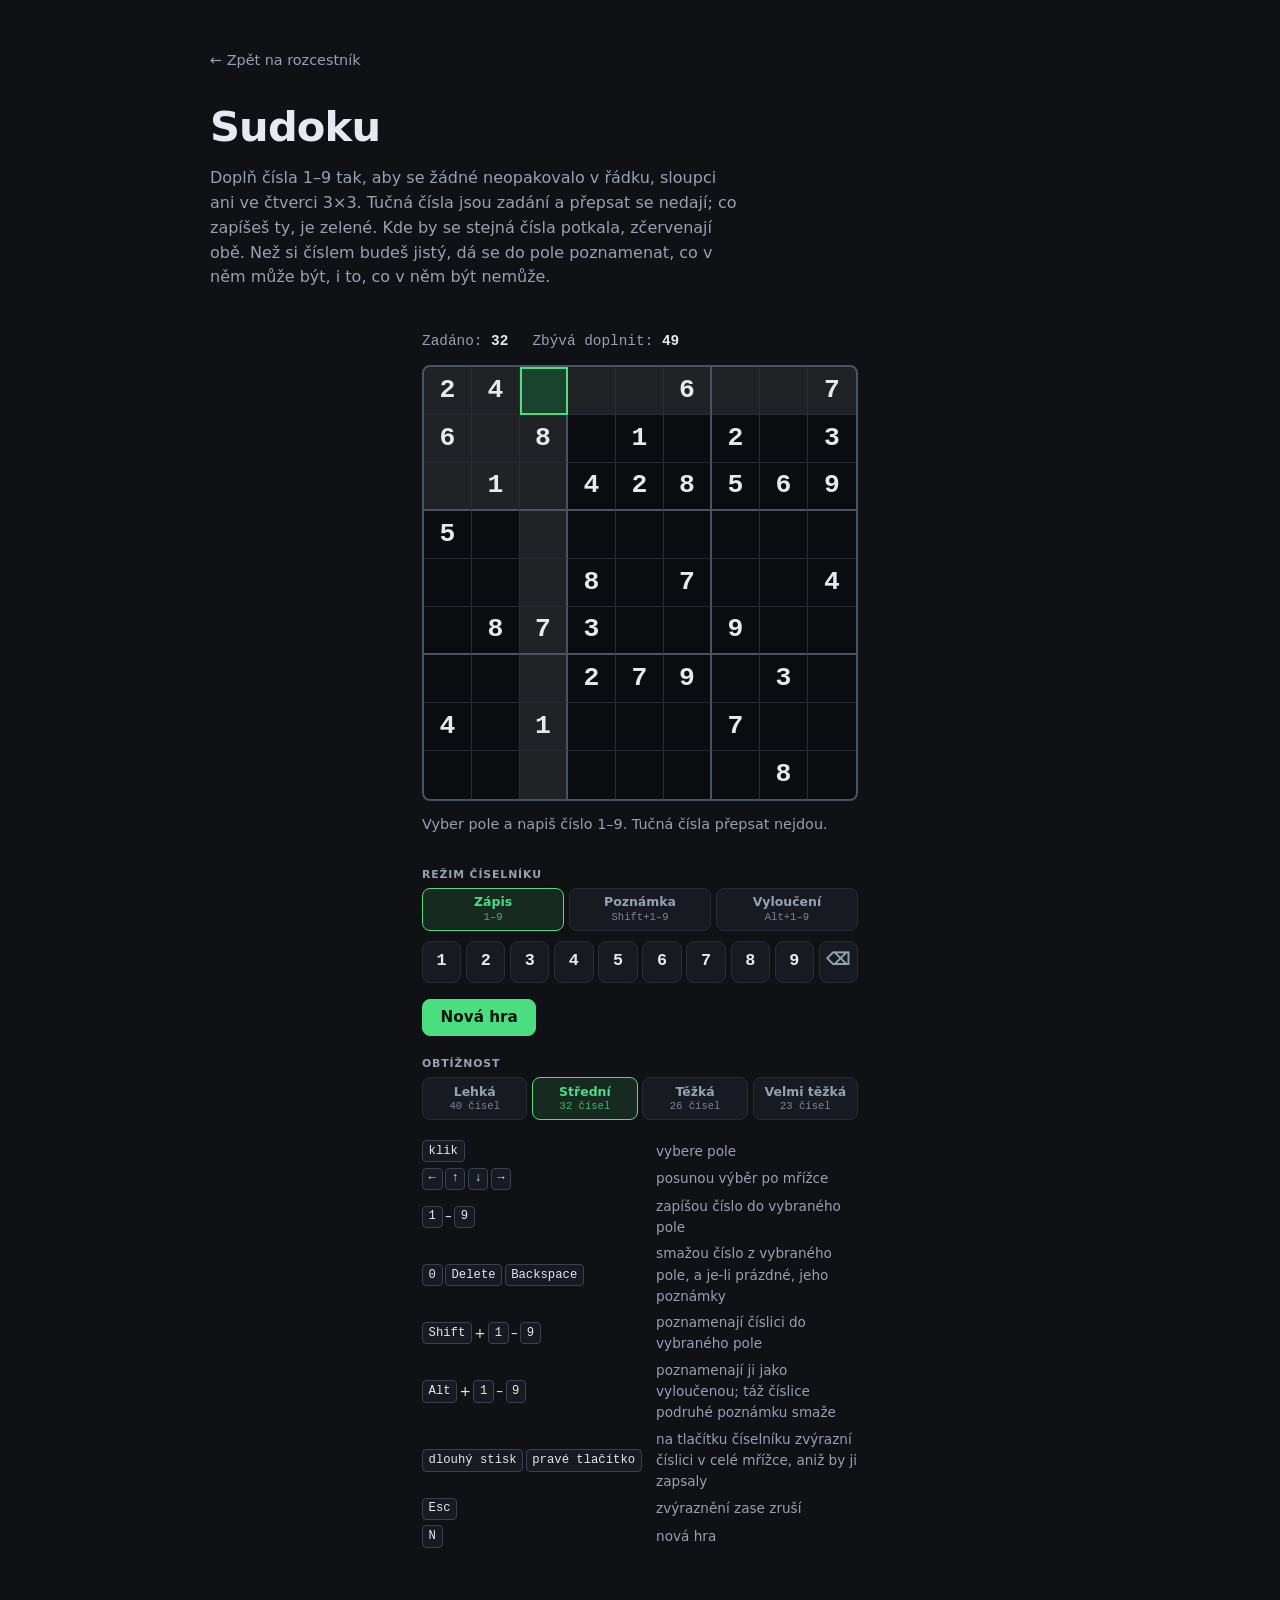
<file: sudoku/index.html>
<!DOCTYPE html>
<html lang="cs">
<head>
  <meta charset="utf-8">
  <meta name="viewport" content="width=device-width, initial-scale=1">
  <title>Sudoku — Hry v prohlížeči</title>
  <!-- Pojistka pro případ, že se sdílený styl nenačte (jiný server,
       špatný MIME typ, offline). Stránka pak není holý bílý dokument. -->
  <style>
    :root {
      --bg:   #0f1115;
      --text: #e6e9ef;
      --font: system-ui, -apple-system, "Segoe UI", Roboto, "Helvetica Neue", Arial, sans-serif;
    }
    html { color-scheme: dark; background: #0f1115; }
    body {
      margin: 0;
      background: var(--bg);
      color: var(--text);
      font-family: var(--font);
    }
  </style>
  <link rel="stylesheet" href="../shared/style.css">
  <style>
    /* Barvy a rozměry, které jsou jen tady. Do sdílené palety nepatří —
       mřížka sudoku se nikde jinde ve sbírce nevyskytuje. */
    :root {
      /* Čáry mřížky. Tenká odděluje pole uvnitř bloku, silná bloky 3×3
         mezi sebou. Ten rozdíl není ozdoba: hráč čte desku po blocích,
         a na mřížce s jednotnými čarami se blok musí pokaždé hledat. */
      --cara:      #272c37;
      --cara-blok: #4a5265;

      /* Podbarvení polí, tři stupně jasu. Nejslabší je dosah výběru
         (řádek, sloupec a blok vybraného pole), silnější pole se stejným
         číslem, nejsilnější samo vybrané pole. Odstupňovaný jas, ne tři
         různé barvy: barva by soupeřila s číslicemi a s červenou
         u konfliktů. */
      --dosah:  rgba(255, 255, 255, 0.09);
      --stejne: rgba(74, 222, 128, 0.13);
      --vyber:  rgba(74, 222, 128, 0.26);

      /* Konflikt: číslo, které je v řádku, sloupci nebo bloku podruhé.
         Červená je v celé sbírce barva chyby. Text je světlejší než
         --danger, aby se na podbarveném poli dal přečíst. */
      --spor:      rgba(224, 83, 61, 0.2);
      --spor-text: #ff8f7a;

      /* Číslo, které do pole zapsal hráč. Zadání zůstává v barvě textu —
         je to daná věc, ne hráčův tah. */
      --moje: #7ee8a2;
    }

    /* Na herní stránce nechceme přiblížení dvojklikem ani výběr textu
       při klepání do mřížky. */
    html, body {
      overscroll-behavior: none;
      -webkit-text-size-adjust: 100%;
    }

    /* Herní stránka je užší než rozcestník a drží se uprostřed. */
    .wrap {
      max-width: 900px;
      margin-inline: auto;
    }

    main {
      display: flex;
      flex-direction: column;
      align-items: center;
      touch-action: manipulation;     /* zabije double-tap zoom */
      user-select: none;
      -webkit-user-select: none;
      -webkit-touch-callout: none;
    }

    /* Sloupec hry je široký přesně jako deska, takže se HUD, číselník
       i tlačítka zarovnají na její okraje.

       Všechny rozměry mřížky vycházejí z jediného čísla: --pole, tedy
       strany jednoho pole v pixelech. Počítá ho JS z místa v okně
       a nastavuje sem, na kontejner — odsud si ho vezmou stopy mřížky,
       samotná pole i velikost písma. Hodnota níž platí jen do prvního
       přepočtu, aby deska nebyla do té doby slepená.

       Šířka sloupce je devět polí plus dva pixely rámu na každé straně,
       nejvýš však celá šířka místa: když se deska při spodní mezi
       velikosti pole do okna nevejde, roluje se sama v .deska-obal
       a zbytek sloupce zůstane na svém. */
    .hra {
      --pole: 44px;
      display: flex;
      flex-direction: column;
      width: min(100%, calc(var(--pole) * 9 + 4px));
    }

    /* Údaje nad deskou. Mřížka s pevnými sloupci, ne text s mezerami:
       každý údaj má vlastní sloupec, takže přibývající cifra neposune
       sousedy do stran. */
    .hud {
      display: grid;
      grid-template-columns: repeat(2, max-content);
      gap: 0.3rem 1.5rem;
      margin-bottom: 0.75rem;
      font-family: var(--font-mono);
      font-variant-numeric: tabular-nums;
      font-size: 0.9rem;
      color: var(--text-dim);
    }

    .hud__cislo {
      display: inline-block;
      min-width: 2ch;
      text-align: right;
      color: var(--text);
      font-weight: 600;
    }

    /* Když se deska při spodní mezi velikosti pole do okna nevejde
       (úzký telefon, kde má pole zůstat aspoň 40 px), roluje se sama
       místo toho, aby roztáhla celou stránku. */
    .deska-obal {
      max-width: 100%;
      overflow-x: auto;
      overscroll-behavior-x: contain;
    }

    /* Deska. Stopy jsou pevné, obojí devětkrát --pole: rozměr mřížky
       nesmí vyplývat z obsahu polí. S auto stopami má prázdné pole
       nulovou výšku, takže by řádek byl vysoký podle toho, jestli v něm
       zrovna nějaké číslo je — a mřížka by se přeskládala pokaždé, když
       hráč číslo zapíše nebo smaže.

       Šířku i výšku dávají stopy, ne kontejner (width: max-content),
       jinak by se deska v rolovacím obalu roztáhla a pole by se rozešla
       s rámem.

       overflow: hidden ořízne rohová pole do zaoblení rámu; bez toho by
       jejich podbarvení vylezlo přes oblouk ven. */
    .deska {
      display: grid;
      grid-template-columns: repeat(9, var(--pole));
      grid-template-rows: repeat(9, var(--pole));
      width: max-content;
      border: 2px solid var(--cara-blok);
      border-radius: var(--radius-sm);
      overflow: hidden;
      background: var(--board);
      font-family: var(--font-mono);

      /* Písmo se odvozuje z --pole, takže velikost číslice nemůže
         ovlivnit velikost pole — vždycky jen naopak. */
      font-size: calc(var(--pole) * 0.55);
      line-height: 1;

      /* Stejně široké číslice: bez toho má jednička v mřížce jinou
         šířku než osmička a čísla ve sloupci se opticky rozjedou. */
      font-variant-numeric: tabular-nums;
    }

    /* Jedno pole. Rozměr má zadaný, ne odvozený z obsahu, a číslo v něm
       drží uprostřed mřížkové centrování — ne line-height nebo padding,
       ty se s obsahem mění. Prázdné pole je proto stejně velké jako
       plné, i když v něm není ani znak.

       aspect-ratio je pojistka: kdyby se někdy jedna z obou stran
       přestala nastavovat, pole zůstane čtvercem. */
    .bunka {
      width: var(--pole);
      height: var(--pole);
      aspect-ratio: 1;
      display: grid;
      place-items: center;

      /* Číslo a poznámky leží na sobě, ne za sebou: obojí dostane celou
         plochu pole a je jedno, které z nich je zrovna vidět. Kdyby
         šlo o dvě mřížkové stopy, měnil by obsah výšku pole — přesně
         to, čemu se tady celou dobu vyhýbáme. */
      grid-template-areas: "obsah";
      padding: 0;
      border: 0;
      border-right: 1px solid var(--cara);
      border-bottom: 1px solid var(--cara);
      background: transparent;
      color: var(--text);
      font: inherit;
      cursor: pointer;
      transition: background-color 0.1s ease;
    }

    /* Poslední sloupec a řádek čáru nekreslí — tam už je rám desky. */
    .bunka[data-sloupec="8"] { border-right: 0; }
    .bunka[data-radek="8"]   { border-bottom: 0; }

    /* Hranice bloků 3×3. Silnější čára a světlejší barva než uvnitř
       bloku, jinak se od tenké nepozná. */
    .bunka[data-sloupec="2"],
    .bunka[data-sloupec="5"] { border-right: 2px solid var(--cara-blok); }

    .bunka[data-radek="2"],
    .bunka[data-radek="5"] { border-bottom: 2px solid var(--cara-blok); }

    /* Čísla ze zadání jsou daná: tučná, v plné barvě textu. Hráčova
         čísla jsou lehčí a zelená — na první pohled je poznat, co je
         zadání a co vlastní práce, a při chybě se ví, kde hledat. */
    .bunka--zadani {
      font-weight: 700;
      color: var(--text);
      cursor: default;      /* zapsat se sem nedá, kurzor to má říct */
    }

    .bunka--moje {
      font-weight: 400;
      color: var(--moje);
    }

    /* ---------- poznámky ----------

       Zapsané číslo poznámky nepřekrývá, protože zápis je zároveň
       smaže (viz zapis v JS). Obojí přesto sdílí jednu plochu: obsah
       pole se skládá na sebe, takže velikost pole neurčuje nikdy nic
       jiného než --pole. */
    .bunka__cislo,
    .bunka__pozn {
      grid-area: obsah;
    }

    /* Devět pevných míst v mřížce 3×3, a všech devět tam je pořád:
       jednička patří vlevo nahoru i tehdy, když je v poli jediná
       poznámka. Kdyby se poznámky řadily za sebou, znamenalo by totéž
       místo pokaždé jinou číslici a hráč by musel každou přečíst —
       takhle se jen podívá, jestli na svém místě něco svítí.

       Rozměr i písmo vycházejí z --pole, tedy ze strany pole. Poznámky
       proto nemají jak velikost pole ovlivnit, stejně jako ji neovlivní
       velké číslo. */
    .bunka__pozn {
      width: 100%;
      height: 100%;
      display: grid;
      grid-template-columns: repeat(3, 1fr);
      grid-template-rows: repeat(3, 1fr);
      font-size: calc(var(--pole) * 0.28);
      line-height: 1;
      overflow: hidden;
    }

    .bunka__pozn i {
      display: grid;
      place-items: center;
      font-style: normal;

      /* Prázdná poznámka místo drží — proto visibility, a ne display:
         mřížka 3×3 musí zůstat celá, jinak by se zbylé číslice sesunuly
         a přestaly sedět na svých místech. */
      visibility: hidden;
    }

    .bunka__pozn .pozn--muze {
      visibility: visible;
      color: var(--text-dim);
    }

    /* Vyloučená číslice: červeně a přeškrtnutě. Samotná barva by
       nestačila, na písmu o desíti pixelech se odstíny pletou —
       přeškrtnutí je vidět i tam, kde se barva neprosadí. */
    .bunka__pozn .pozn--nemuze {
      visibility: visible;
      color: var(--spor-text);
      text-decoration: line-through;
    }

    /* Zvýrazněná poznámka se podbarví, nepřebarví: barva už nese to
       důležitější, totiž jestli číslice může nebo nemůže. */
    .bunka__pozn .pozn--zvyraznena {
      background: var(--vyber);
      border-radius: 2px;
      font-weight: 700;
    }

    /* Podbarvení. Pořadí tříd v souboru je zároveň jejich pořadím
       důležitosti: všechny mají stejnou váhu, takže na poli s víc
       třídami vyhraje ta poslední. Vybrané pole tedy přebije stejné
       číslo, to přebije dosah — a konflikt se prosadí nad vším kromě
       samotného výběru. */
    .bunka--dosah  { background-color: var(--dosah); }
    .bunka--stejne { background-color: var(--stejne); }

    .bunka--spor {
      background-color: var(--spor);
      color: var(--spor-text);
    }

    /* Vybrané pole. Svítí od začátku hry, ne až po prvním kliknutí —
       jinak by nebylo poznat, kam šipky a číslice míří.

       Obrys leží uvnitř pole (offset -2px), aby nepřekryl čáry mřížky
       a nezhoustl blokovou hranici. */
    .bunka--vyber {
      background-color: var(--vyber);
      outline: 2px solid var(--accent);
      outline-offset: -2px;
    }

    /* Pokus přepsat číslo ze zadání. Pole na okamžik zčervená: hráč
       vidí, že stisk dorazil a že se schválně nic nestalo. Bez přechodu,
       ten by bliknutí rozmazal přes celou jeho délku. */
    .bunka--zamek {
      background-color: var(--spor);
      transition: none;
    }

    /* Dohraná deska už na klikání nereaguje, ať kurzor nelže. */
    .deska--vyhra .bunka {
      cursor: default;
    }

    .deska--vyhra {
      border-color: var(--accent);
    }

    /* Hláška pod deskou. Pevná výška, i když je text prázdný: jinak by
       se s každou změnou stavu posunul číselník a tlačítka pod ním. */
    .stav {
      min-height: 3.4rem;
      margin: 0.75rem 0 0;
      color: var(--text-dim);
      font-size: 0.9rem;
    }

    .stav--vyhra {
      color: var(--accent);
      font-weight: 600;
    }

    /* Číselník. Na dotykovém displeji je to jediný rozumný způsob, jak
       číslo zadat, takže má stejnou šířku jako deska a tlačítka jsou
       dost velká na prst. Poslední je mazání — patří k zadávání, ne
       k ovládání hry, tak sedí tady a ne u Nové hry. */
    .cifernik {
      display: grid;
      grid-template-columns: repeat(10, 1fr);
      gap: 0.3rem;
      margin-top: 0.25rem;
    }

    .cifra {
      display: flex;
      align-items: center;
      justify-content: center;
      min-height: 2.6rem;
      padding: 0.3rem 0;
      border: 1px solid var(--border);
      border-radius: var(--radius-sm);
      background: var(--bg-elev);
      color: var(--text);
      font-family: var(--font-mono);
      font-size: 1.05rem;
      font-weight: 600;
      line-height: 1;
      cursor: pointer;
      transition: background 0.15s ease, border-color 0.15s ease, color 0.15s ease;
    }

    .cifra:hover,
    .cifra:focus-visible {
      background: var(--bg-elev-hover);
      border-color: var(--border-hover);
    }

    .cifra--smazat {
      color: var(--text-dim);
    }

    .cifra:disabled {
      opacity: 0.4;
      cursor: not-allowed;
    }

    /* Číselník podle režimu. Přepínač je sice hned nad ním, ale při
       zadávání se hráč dívá na tlačítka — barva číslic proto říká, co
       stisk udělá, ještě jednou a tam, kam se kouká. Mazání tón sdílí:
       červené ⌫ ve vyloučení nic neslibuje špatně. */
    .cifernik--muze .cifra   { color: var(--text-dim); }
    .cifernik--nemuze .cifra { color: var(--spor-text); }

    /* Zamčená číslice vypadá jako zvolená položka jinde na stránce.
       Bez toho by po chvíli nešlo poznat, proč je půlka mřížky
       podbarvená — zvýraznění nemá ve mřížce vlastní stopu, kterou by
       se dalo vysvětlit. Přebíjí i najetí myší: dokud drží zámek, má
       tlačítko říkat jeho barvu. */
    .cifernik .cifra--zvyraznena,
    .cifernik .cifra--zvyraznena:hover {
      background: var(--accent-soft);
      border-color: var(--accent);
      color: var(--accent);
    }

    /* Deset tlačítek vedle sebe vyjde na úzkém displeji na necelé tři
       čtvrtiny centimetru — to se prstem netrefí. Pod 520 px se proto
       číselník zalomí na dvě řady po pěti. */
    @media (max-width: 520px) {
      .cifernik {
        grid-template-columns: repeat(5, 1fr);
      }

      .cifra {
        min-height: 3rem;
      }
    }

    /* jinak by se tlačítko ve sloupci roztáhlo na plnou šířku desky */
    .btn-nova {
      align-self: flex-start;
      margin-top: 1rem;
    }

    /* ---------- volba obtížnosti pod deskou ----------
       Je vidět pořád, i rozehrané — změna volby rozdá nové zadání. */
    .nastaveni {
      margin-top: 1.25rem;
    }

    /* Přepínač režimu patří k číselníku, ne k nastavení pod deskou —
       drží se proto těsně u něj. */
    .nastaveni--rezim {
      margin-top: 0;
      margin-bottom: 0.4rem;
    }

    .nastaveni__popis {
      display: block;
      margin-bottom: 0.25rem;
      color: var(--text-dim);
      font-size: 0.68rem;
      font-weight: 600;
      text-transform: uppercase;
      letter-spacing: 0.08em;
    }

    .prepinace {
      display: flex;
      gap: 0.3rem;
    }

    .prepinac {
      flex: 1 1 0;
      min-width: 0;
      display: flex;
      flex-direction: column;
      align-items: center;
      gap: 0.05rem;
      padding: 0.35rem 0.25rem;
      border: 1px solid var(--border);
      border-radius: var(--radius-sm);
      background: var(--bg-elev);
      color: var(--text-dim);
      font: inherit;
      line-height: 1.25;
      cursor: pointer;
      transition: background 0.15s ease, border-color 0.15s ease, color 0.15s ease;
    }

    .prepinac:hover {
      background: var(--bg-elev-hover);
      border-color: var(--border-hover);
      color: var(--text);
    }

    /* Aktivní volba — jiná barva, rám i výplň, ne jen odstín textu. */
    .prepinac[aria-checked="true"] {
      background: var(--accent-soft);
      border-color: var(--accent);
      color: var(--accent);
    }

    .prepinac__nazev {
      font-size: 0.78rem;
      font-weight: 600;
    }

    .prepinac__detail {
      font-family: var(--font-mono);
      font-size: 0.66rem;
      opacity: 0.8;
    }

    /* Legenda ovládání pod deskou. */
    .ovladani {
      display: grid;
      grid-template-columns: max-content 1fr;
      gap: 0.35rem 0.9rem;
      align-items: center;
      margin: 1.25rem 0 0;
      font-size: 0.85rem;
    }

    .ovladani dt {
      justify-self: start;
      display: flex;
      gap: 0.15rem;
      align-items: center;
      flex-wrap: wrap;
    }

    .ovladani dd {
      justify-self: start;
      margin: 0;
      color: var(--text-dim);
    }

    .ovladani kbd {
      padding: 0.1rem 0.35rem;
      border: 1px solid var(--border-hover);
      border-radius: 4px;
      background: var(--bg-elev);
      font-family: var(--font-mono);
      font-size: 0.9em;
      line-height: 1.4;
      color: var(--text);
    }
  </style>
</head>
<body>
  <div class="wrap">

    <a class="back-link" href="../">← Zpět na rozcestník</a>

    <header class="site-header">
      <h1>Sudoku</h1>
      <p>Doplň čísla 1–9 tak, aby se žádné neopakovalo v řádku, sloupci
         ani ve čtverci 3×3. Tučná čísla jsou zadání a přepsat se nedají;
         co zapíšeš ty, je zelené. Kde by se stejná čísla potkala,
         zčervenají obě. Než si číslem budeš jistý, dá se do pole
         poznamenat, co v něm může být, i to, co v něm být nemůže.</p>
    </header>

    <main>
      <div class="hra">
        <div class="hud">
          <span>Zadáno: <strong class="hud__cislo" id="hud-zadano">0</strong></span>
          <span>Zbývá doplnit: <strong class="hud__cislo" id="hud-zbyva">0</strong></span>
        </div>

        <!-- Pole staví JS. role="group" a ne "grid": mřížka podle ARIA
             chce řádky a buňky, a to by tu byla vrstva navíc jen kvůli
             názvu role. Pohyb šipkami po desce řeší JS sám. -->
        <div class="deska-obal">
          <div class="deska" id="deska" role="group" aria-label="Sudoku"></div>
        </div>

        <p class="stav" id="stav" aria-live="polite"></p>

        <!-- Režim číselníku. Stojí nad ním, ne pod ním: říká, co jeho
             tlačítka udělají, a to se čte dřív než ona sama.
             Přepínače staví JS ze seznamu režimů. -->
        <div class="nastaveni nastaveni--rezim">
          <span class="nastaveni__popis" id="popis-rezim">Režim číselníku</span>
          <div class="prepinace" role="radiogroup" aria-labelledby="popis-rezim" id="volba-rezim"></div>
        </div>

        <!-- Číselník staví JS, ať jsou tlačítka i obsluha na jednom
             místě. -->
        <div class="cifernik" id="cifernik" role="group" aria-label="Číselník"></div>

        <button class="btn btn--primary btn-nova" id="btn-nova" type="button">Nová hra</button>

        <!-- Volba obtížnosti; přepínače staví JS ze seznamu stupňů, ať je
             popis předvoleb jen na jednom místě. -->
        <div class="nastaveni">
          <span class="nastaveni__popis" id="popis-obtiznost">Obtížnost</span>
          <div class="prepinace" role="radiogroup" aria-labelledby="popis-obtiznost" id="volba-obtiznost"></div>
        </div>

        <dl class="ovladani">
          <dt><kbd>klik</kbd></dt>
          <dd>vybere pole</dd>
          <dt><kbd>←</kbd><kbd>↑</kbd><kbd>↓</kbd><kbd>→</kbd></dt>
          <dd>posunou výběr po mřížce</dd>
          <dt><kbd>1</kbd>–<kbd>9</kbd></dt>
          <dd>zapíšou číslo do vybraného pole</dd>
          <dt><kbd>0</kbd> <kbd>Delete</kbd> <kbd>Backspace</kbd></dt>
          <dd>smažou číslo z vybraného pole, a je-li prázdné, jeho poznámky</dd>
          <dt><kbd>Shift</kbd>+<kbd>1</kbd>–<kbd>9</kbd></dt>
          <dd>poznamenají číslici do vybraného pole</dd>
          <dt><kbd>Alt</kbd>+<kbd>1</kbd>–<kbd>9</kbd></dt>
          <dd>poznamenají ji jako vyloučenou; táž číslice podruhé poznámku smaže</dd>
          <dt><kbd>dlouhý stisk</kbd> <kbd>pravé tlačítko</kbd></dt>
          <dd>na tlačítku číselníku zvýrazní číslici v celé mřížce, aniž by ji zapsaly</dd>
          <dt><kbd>Esc</kbd></dt>
          <dd>zvýraznění zase zruší</dd>
          <dt><kbd>N</kbd></dt>
          <dd>nová hra</dd>
        </dl>
      </div>
    </main>

  </div>

<script>
(function () {
  'use strict';

  /* ---------------------------------------------------------------
     Reprezentace

     Navenek je mřížka pole devíti polí po devíti číslech, 0 = prázdno.
     Uvnitř řešiče je z ní plochý Uint8Array o 81 prvcích a ke každému
     řádku, sloupci a boxu maska devíti bitů: bit 0 znamená „jednička
     už v té řadě je“. Kandidáti políčka jsou pak jedno AND tří masek
     místo procházení dvaceti sousedů a vracení tahu zpět je XOR.

     Plochý index i běží po řádcích: řádek = i / 9, sloupec = i % 9.
     --------------------------------------------------------------- */

  var VSE = 0x1FF;               // všech devět bitů, tedy číslice 1–9

  // do kterého boxu 3×3 políčko patří — počítat to pokaždé je zbytečné
  var BOX = new Uint8Array(81);
  for (var i = 0; i < 81; i++) {
    BOX[i] = (((i / 9) | 0) / 3 | 0) * 3 + ((i % 9) / 3 | 0);
  }

  /* Kolik bitů má maska, tedy kolik číslic do políčka smí. Tabulka pro
     všech 512 masek se postaví jednou; v hledání se do ní sahá pro
     každé volné políčko při každém tahu, takže se to vyplatí. */
  var POCET_BITU = new Uint8Array(512);
  for (var m = 1; m < 512; m++) {
    POCET_BITU[m] = POCET_BITU[m >> 1] + (m & 1);
  }

  function prazdnaMrizka() {
    var mrizka = [];
    for (var r = 0; r < 9; r++) {
      mrizka.push([0, 0, 0, 0, 0, 0, 0, 0, 0]);
    }
    return mrizka;
  }

  function kopieMrizky(mrizka) {
    var kopie = [];
    for (var r = 0; r < 9; r++) kopie.push(mrizka[r].slice());
    return kopie;
  }

  function doMrizky(pole) {
    var mrizka = [];
    for (var r = 0; r < 9; r++) {
      var radek = [];
      for (var s = 0; s < 9; s++) radek.push(pole[r * 9 + s]);
      mrizka.push(radek);
    }
    return mrizka;
  }

  /* Vstup od volajícího může být cokoliv. Rozbít se o to má hned tady
     a se srozumitelnou hláškou, ne až uvnitř hledání tichým nesmyslem. */
  function zkontrolujTvar(mrizka) {
    if (!Array.isArray(mrizka) || mrizka.length !== 9) {
      throw new TypeError('Mřížka musí být pole devíti řádků.');
    }
    for (var r = 0; r < 9; r++) {
      if (!Array.isArray(mrizka[r]) || mrizka[r].length !== 9) {
        throw new TypeError('Řádek ' + r + ' není pole devíti čísel.');
      }
      for (var s = 0; s < 9; s++) {
        var c = mrizka[r][s];
        if (typeof c !== 'number' || c !== (c | 0) || c < 0 || c > 9) {
          throw new TypeError('Políčko [' + r + '][' + s + '] není celé číslo 0–9.');
        }
      }
    }
  }

  /* Rozloží mřížku do plochého pole a masek. Vrací null, když zadání už
     samo odporuje pravidlům (dvě stejná čísla v řadě) — takové zadání
     nemá řešení a hledání se kvůli němu nemusí ani rozjíždět. */
  function novyStav(mrizka) {
    var pole    = new Uint8Array(81);
    var radky   = new Uint16Array(9);
    var sloupce = new Uint16Array(9);
    var boxy    = new Uint16Array(9);

    for (var i = 0; i < 81; i++) {
      var c = mrizka[(i / 9) | 0][i % 9];
      if (c === 0) continue;

      var bit = 1 << (c - 1);
      var r = (i / 9) | 0, s = i % 9, b = BOX[i];
      if ((radky[r] & bit) || (sloupce[s] & bit) || (boxy[b] & bit)) return null;

      radky[r]   |= bit;
      sloupce[s] |= bit;
      boxy[b]    |= bit;
      pole[i] = c;
    }

    return { pole: pole, radky: radky, sloupce: sloupce, boxy: boxy };
  }

  /* ---------------------------------------------------------------
     Hledání

     Backtracking, ale nikdy ne „první volné políčko“. Vybírá se to
     s nejmenším počtem možností: když má políčko jediného kandidáta,
     není co zkoušet, a když nemá žádného, je celá větev mrtvá a pozná
     se to hned, ne o dvacet tahů dál. Proti pořadí po řádcích je to
     řádově rychlejší a hlavně to nemá zlé případy, ve kterých by naivní
     řešič běžel vteřiny.

     limit    kolik řešení stačí najít; pak se hledání vrátí
     nahodne  zkoušet kandidáty v náhodném pořadí (pro generátor)
     sber     pole, do kterého se uloží první nalezené řešení, nebo null
     --------------------------------------------------------------- */
  function prohledej(st, limit, nahodne, sber) {
    var pole = st.pole;

    var nej = -1, nejMaska = 0, nejPocet = 10;

    for (var i = 0; i < 81; i++) {
      if (pole[i] !== 0) continue;

      var maska = VSE & ~(st.radky[(i / 9) | 0] | st.sloupce[i % 9] | st.boxy[BOX[i]]);
      var pocet = POCET_BITU[maska];

      if (pocet === 0) return 0;        // políčko bez kandidáta — slepá ulička
      if (pocet < nejPocet) {
        nejPocet = pocet;
        nej = i;
        nejMaska = maska;
        if (pocet === 1) break;         // líp než jediný kandidát to nebude
      }
    }

    if (nej === -1) {                   // žádné volné políčko, mřížka je hotová
      if (sber && sber.length === 0) sber.push(pole.slice());
      return 1;
    }

    var cisla = [];
    for (var c = 1; c <= 9; c++) {
      if (nejMaska & (1 << (c - 1))) cisla.push(c);
    }
    if (nahodne) zamichej(cisla);

    var r = (nej / 9) | 0, s = nej % 9, b = BOX[nej];
    var nalezeno = 0;

    for (var k = 0; k < cisla.length; k++) {
      var bit = 1 << (cisla[k] - 1);

      pole[nej] = cisla[k];
      st.radky[r] |= bit; st.sloupce[s] |= bit; st.boxy[b] |= bit;

      nalezeno += prohledej(st, limit - nalezeno, nahodne, sber);

      st.radky[r] &= ~bit; st.sloupce[s] &= ~bit; st.boxy[b] &= ~bit;
      pole[nej] = 0;

      if (nalezeno >= limit) break;
    }

    return nalezeno;
  }

  /* Fisher–Yates. Míchá na místě a vrací totéž pole, ať se dá řetězit. */
  function zamichej(pole) {
    for (var i = pole.length - 1; i > 0; i--) {
      var j = (Math.random() * (i + 1)) | 0;
      var tmp = pole[i]; pole[i] = pole[j]; pole[j] = tmp;
    }
    return pole;
  }

  /* ---------------------------------------------------------------
     Veřejný řešič

     rezim 'jedno'   → první nalezené řešení jako mřížka, nebo null
     rezim 'pocitat' → počet řešení, ale nejvýš 2

     Počítání se na dvojce zastaví schválně. Jediná otázka, kterou
     generátor klade, zní „má tohle zadání pořád právě jedno řešení?“,
     a na tu druhé nalezené řešení odpoví. Dopočítat všechna řešení
     u skoro prázdné mřížky by trvalo dlouho a k ničemu by to nebylo.
     --------------------------------------------------------------- */
  function resit(mrizka, rezim) {
    rezim = rezim || 'jedno';
    if (rezim !== 'jedno' && rezim !== 'pocitat') {
      throw new TypeError('Režim musí být "jedno" nebo "pocitat".');
    }

    zkontrolujTvar(mrizka);
    var st = novyStav(mrizka);

    if (rezim === 'pocitat') {
      return st ? prohledej(st, 2, false, null) : 0;
    }

    if (!st) return null;
    var sber = [];
    prohledej(st, 1, false, sber);
    return sber.length ? doMrizky(sber[0]) : null;
  }

  /* ---------------------------------------------------------------
     Plná mřížka

     Totéž hledání nad prázdnou deskou, jen s náhodným pořadím číslic.
     Prázdná deska nemá jak nemít řešení, takže se odsud vrací vždycky
     hotová mřížka — a pokaždé jiná.
     --------------------------------------------------------------- */
  function plnaMrizka() {
    var st = novyStav(prazdnaMrizka());
    var sber = [];
    prohledej(st, 1, true, sber);
    return doMrizky(sber[0]);
  }

  /* ---------------------------------------------------------------
     Zadání

     Prochází se všech 81 pozic v náhodném pořadí. Na každé se číslo
     dočasně vynuluje a spustí se řešič v režimu počítání: když vyjde
     víc než jedno řešení, číslo se vrátí zpátky a jde se na další
     pozici — nekončíme, protože jinde se odebrat ještě může. Skončí se,
     až dojdou pozice nebo se dosáhne cíle, podle toho, co nastane dřív.

     ponechat je dolní mez, o kterou se snažíme, ne pevná hodnota.
     U mírného cíle (kolem 30) se skoro každé odebrání povede a zadání
     vyjdou přesně na cíli; čím níž se míří, tím častěji se odebrání
     vrací a tím víc se skutečné počty rozcházejí. Kolik čísel v zadání
     opravdu zůstalo, říká ponechano ve výsledku, a kolik odebrání se
     muselo vrátit, říká vraceno. Pod 17 čísel se sudoku s jediným
     řešením dostat nemůže (dokázáno hrubou silou v roce 2012), takže
     nižší cíl by znamenal jen marné pokusy.

     Řešení se vrací spolu se zadáním. Je to přesně to jediné řešení,
     které zadání má — kdyby vzniklo ještě jiné, poslední odebrání by se
     vrátilo zpátky — a kontrola tahů i nápověda se pak obejdou bez
     řešiče.
     --------------------------------------------------------------- */
  function vytvorZadani(ponechat) {
    ponechat = (ponechat === undefined) ? 30 : (ponechat | 0);
    if (ponechat < 17) ponechat = 17;
    if (ponechat > 81) ponechat = 81;

    var reseni = plnaMrizka();
    var zadani = kopieMrizky(reseni);

    var poradi = [];
    for (var i = 0; i < 81; i++) poradi.push(i);
    zamichej(poradi);

    var zbyva = 81;
    var vraceno = 0;

    for (var k = 0; k < 81 && zbyva > ponechat; k++) {
      var p = poradi[k];
      var r = (p / 9) | 0, s = p % 9;

      var puvodni = zadani[r][s];
      zadani[r][s] = 0;

      if (resit(zadani, 'pocitat') === 1) {
        zbyva--;
      } else {
        zadani[r][s] = puvodni;         // bez toho čísla by šlo doplnit i jinak
        vraceno++;
      }
    }

    return { zadani: zadani, reseni: reseni, ponechano: zbyva, vraceno: vraceno };
  }

  /* ---------------------------------------------------------------
     Pomůcky pro konzoli
     --------------------------------------------------------------- */

  /* Mřížka jako text s čarami mezi boxy. Pole polí se v konzoli rozbaluje
     po řádcích a není z něj na první pohled vidět vůbec nic. */
  function jakoText(mrizka) {
    var radky = [];
    for (var r = 0; r < 9; r++) {
      if (r === 3 || r === 6) radky.push('------+-------+------');
      var radek = '';
      for (var s = 0; s < 9; s++) {
        if (s === 3 || s === 6) radek += '| ';
        radek += (mrizka[r][s] || '.') + ' ';
      }
      radky.push(radek);
    }
    return radky.join('\n');
  }

  function vypis(mrizka) {
    zkontrolujTvar(mrizka);
    console.log(jakoText(mrizka));
  }

  function pocetCisel(mrizka) {
    var n = 0;
    for (var r = 0; r < 9; r++) {
      for (var s = 0; s < 9; s++) if (mrizka[r][s] !== 0) n++;
    }
    return n;
  }

  /* Je mřížka opravdu vyplněná a podle pravidel? Kontroluje se tu
     mřížka, kterou postavil sám řešič, takže by to mělo projít vždycky —
     a právě proto se to hodí: chytilo by to chybu v maskách, ne v zadání. */
  function jePlneVyresene(mrizka) {
    for (var i = 0; i < 9; i++) {
      var vRadku = 0, vSloupci = 0, vBoxu = 0;
      for (var j = 0; j < 9; j++) {
        var vr = mrizka[i][j];                                            // i-tý řádek
        var vs = mrizka[j][i];                                            // i-tý sloupec
        var vb = mrizka[((i / 3) | 0) * 3 + ((j / 3) | 0)][(i % 3) * 3 + (j % 3)];  // i-tý box
        if (!vr || !vs || !vb) return false;
        vRadku   |= 1 << (vr - 1);
        vSloupci |= 1 << (vs - 1);
        vBoxu    |= 1 << (vb - 1);
      }
      if (vRadku !== VSE || vSloupci !== VSE || vBoxu !== VSE) return false;
    }
    return true;
  }

  // sedí zadání na řešení, tedy je každé jeho číslo i v řešení?
  function jePodmnozina(zadani, reseni) {
    for (var r = 0; r < 9; r++) {
      for (var s = 0; s < 9; s++) {
        if (zadani[r][s] !== 0 && zadani[r][s] !== reseni[r][s]) return false;
      }
    }
    return true;
  }

  /* Kolikrát které číslo padlo, seřazeno od nejmenšího: „24× 7, 25× 9“.
     Průměr sám o sobě nestačí — jediné, co je na počtech ponechaných
     čísel zajímavé, je právě to, jestli se rozcházejí. */
  function rozdeleni(hodnoty) {
    var serazene = hodnoty.slice().sort(function (a, b) { return a - b; });
    var kusy = [];
    for (var i = 0; i < serazene.length; i++) {
      if (i === 0 || serazene[i] !== serazene[i - 1]) {
        kusy.push({ hodnota: serazene[i], pocet: 0 });
      }
      kusy[kusy.length - 1].pocet++;
    }
    return kusy.map(function (k) { return k.hodnota + '× ' + k.pocet; }).join(', ');
  }

  function stejne(a, b) {
    for (var r = 0; r < 9; r++) {
      for (var s = 0; s < 9; s++) if (a[r][s] !== b[r][s]) return false;
    }
    return true;
  }

  /* ---------------------------------------------------------------
     Test generátoru

     Chyba v generátoru se jinak projeví až u zadání, které nejde
     dořešit — tedy v půlce hry a bez šance to hráči vysvětlit. Proto se
     u každého vygenerovaného zadání ověřuje pětero: má právě jedno
     řešení, vrácené řešení je opravdu vyřešené sudoku, zadání je jeho
     podmnožinou, ponechano souhlasí se skutečným počtem čísel, a řešič
     nezávisle najde přesně tu plnou mřížku, ze které generátor odebíral.
     Poslední kontrola je nejostřejší: u jednoznačného zadání jiné řešení
     než původní mřížka existovat nemůže, takže kdyby generátor odebral
     číslo, po kterém jde deska doplnit i jinak, pozná se to tady.

     Vypisuje se i rozdělení skutečných počtů ponechaných čísel, protože
     samotný průměr by neprozradil to podstatné: u přísného cíle se ho
     dosáhnout vždycky nedá a počty se musí rozcházet. Kdyby se odebíralo
     naslepo, vyšla by pokaždé přesně cílová hodnota a vraceno by bylo
     nula.
     --------------------------------------------------------------- */
  function test(kolik, ponechat) {
    kolik = kolik || 20;
    ponechat = (ponechat === undefined) ? 30 : ponechat;

    var casy = [], ponechano = [], chyby = [];
    var celkem = 0, vracenoCelkem = 0;

    function chyba(poradi, zadani, co) {
      chyby.push({ poradi: poradi, co: co, zadani: zadani });
    }

    for (var n = 0; n < kolik; n++) {
      var t0 = performance.now();
      var v = vytvorZadani(ponechat);
      var cas = performance.now() - t0;

      casy.push(cas);
      celkem += cas;
      ponechano.push(v.ponechano);
      vracenoCelkem += v.vraceno;

      var pocet = resit(v.zadani, 'pocitat');
      if (pocet !== 1) {
        chyba(n + 1, v.zadani, 'počet řešení je ' + pocet + ', ne 1');
      }
      if (!jePlneVyresene(v.reseni)) {
        chyba(n + 1, v.zadani, 'vrácené řešení není platné sudoku');
      }
      if (!jePodmnozina(v.zadani, v.reseni)) {
        chyba(n + 1, v.zadani, 'zadání neodpovídá vrácenému řešení');
      }
      if (v.ponechano !== pocetCisel(v.zadani)) {
        chyba(n + 1, v.zadani, 'ponechano nesedí na počet čísel v zadání');
      }

      var nalezene = resit(v.zadani, 'jedno');
      if (!nalezene || !stejne(nalezene, v.reseni)) {
        chyba(n + 1, v.zadani, 'řešení zadání není ta plná mřížka, ze které se odebíralo');
      }
    }

    var soucetPonechano = 0;
    for (var i = 0; i < ponechano.length; i++) soucetPonechano += ponechano[i];

    console.log('Sudoku — test generátoru: ' + kolik + ' zadání, cíl ' + ponechat + ' ponechaných');

    if (chyby.length === 0) {
      console.log('  ✓ všechna zadání mají právě jedno řešení a sedí na své řešení');
    } else {
      console.error('  ✗ chyb: ' + chyby.length);
      for (var j = 0; j < chyby.length; j++) {
        console.error('    zadání ' + chyby[j].poradi + ': ' + chyby[j].co + '\n' +
                      jakoText(chyby[j].zadani));
      }
    }

    console.log('  čas generování: průměr ' + (celkem / kolik).toFixed(1) + ' ms' +
                ', nejhorší ' + Math.max.apply(null, casy).toFixed(1) + ' ms' +
                ', celkem ' + (celkem / 1000).toFixed(2) + ' s');
    console.log('  ponecháno čísel: průměr ' + (soucetPonechano / kolik).toFixed(1) +
                ', nejméně ' + Math.min.apply(null, ponechano) +
                ', nejvíc ' + Math.max.apply(null, ponechano));
    console.log('  rozdělení: ' + rozdeleni(ponechano));
    console.log('  odebrání vrácených zpátky kvůli druhému řešení: ' + vracenoCelkem +
                ' (průměr ' + (vracenoCelkem / kolik).toFixed(1) + ' na zadání)');

    return { chyby: chyby, casy: casy, ponechano: ponechano, vraceno: vracenoCelkem };
  }

  /* Logika zůstává dostupná i z konzole. Test generátoru se od téhle
     chvíle nespouští sám — na stránce, kde se hraje, nemá co dělat. */
  window.Sudoku = {
    resit: resit,
    plnaMrizka: plnaMrizka,
    vytvorZadani: vytvorZadani,
    test: test,
    vypis: vypis
  };

  /* ===============================================================
     Rozhraní
     =============================================================== */

  /* ---------------------------------------------------------------
     Obtížnosti

     Rozlišuje je jediné číslo: kolik čísel zůstane v zadání. Míň čísel
     znamená delší dohledávání, ne jiná pravidla. Je to dolní mez pro
     generátor (viz vytvorZadani), takže na Velmi těžké občas vyjde
     zadání o číslo dvě bohatší — kolik jich v něm doopravdy je, ukazuje
     údaj nad deskou.

     id se nesmí měnit, je to klíč v localStorage.
     --------------------------------------------------------------- */
  var OBTIZNOSTI = [
    { id: 'lehka',       nazev: 'Lehká',       ponechat: 40 },
    { id: 'stredni',     nazev: 'Střední',     ponechat: 32 },
    { id: 'tezka',       nazev: 'Těžká',       ponechat: 26 },
    { id: 'velmi-tezka', nazev: 'Velmi těžká', ponechat: 23 }
  ];

  var VYCHOZI_OBTIZNOST = 'stredni';
  var KLIC_OBTIZNOST    = 'sudoku:obtiznost';

  var ZNAK_SMAZAT = '⌫';

  /* ---------------------------------------------------------------
     Režim číselníku

     Co udělá stisk tlačítka v číselníku: zapíše číslo, poznamená ho,
     nebo ho vyloučí. Klávesnice režim obchází — tam řekne totéž jedním
     stiskem Shift nebo Alt (viz obsluha kláves), takže přepínač je
     hlavně pro dotykový displej, kde žádný modifikátor po ruce není.

     id je zároveň druh poznámky, se kterým pracuje poznacSi, a přípona
     třídy číselníku (.cifernik--muze). U zápisu žádná poznámka nevzniká
     a třída se nepřidává.
     --------------------------------------------------------------- */
  var REZIMY = [
    { id: 'zapis',  nazev: 'Zápis',     klavesa: '1–9' },
    { id: 'muze',   nazev: 'Poznámka',  klavesa: 'Shift+1–9' },
    { id: 'nemuze', nazev: 'Vyloučení', klavesa: 'Alt+1–9' }
  ];

  var VYCHOZI_REZIM = 'zapis';

  // čím tlačítko číselníku začíná svůj popisek pro odečítač obrazovky
  var POPIS_REZIMU = {
    zapis:  'Zapsat ',
    muze:   'Poznamenat ',
    nemuze: 'Vyloučit '
  };

  function najdiRezim(id) {
    for (var i = 0; i < REZIMY.length; i++) {
      if (REZIMY[i].id === id) return REZIMY[i];
    }
    return REZIMY[0];
  }

  /* Jak dlouho musí stisk na tlačítku číselníku vydržet, aby místo
     zadání zamkl zvýraznění. Kratší prodleva by brala číslice těm, kdo
     ťukají pomaleji; delší by se přestala podobat stisku a začala
     vypadat jako zaseknuté tlačítko. */
  var DRZENI_MS = 450;

  /* ---------------------------------------------------------------
     Velikost pole

     Strana jednoho pole v pixelech. Počítá se z místa, které deska má,
     a nastavuje se jako --pole na sloupec hry — jednou pro celou
     mřížku, ať jsou všechna pole zaručeně stejná a nezávislá na tom,
     co v nich je.

     Meze: 48 px je pohodlný terč pro kurzor a zároveň strop, nad kterým
     už deska jen roste, aniž by se lépe četla. Prst potřebuje víc než
     kurzor, takže na dotykovém displeji se pod 40 px nejde ani na úkor
     toho, že se deska do okna nevejde a bude se rolovat — netrefitelná
     pole jsou horší než rolování. Myš se trefí i do menšího, tam je
     dno 32 px kvůli čitelnosti číslic.

     Číslo je celé: zlomky pixelu by se v devíti stopách posčítaly
     a řádky by nakonec vyšly různě vysoké. */
  var POLE_MAX       = 48;
  var POLE_MIN       = 32;
  var POLE_MIN_DOTYK = 40;

  /* Kolik výšky okna smí deska zabrat. Zbytek patří hlášce, číselníku
     a tlačítkům pod deskou — z okna má být poznat, že stránka
     pokračuje. */
  var PODIL_VYSKY = 0.62;

  // jak dlouho blikne pole ze zadání, do kterého se hráč pokusil psát
  var BLIK_MS = 160;

  /* Hláška pod deskou. Za rozehrané hry je prázdná — hráč tehdy kouká
     do mřížky a stálý text by jen odváděl pozornost. Místo po ní
     zůstává (min-height v CSS), takže se pod deskou nic neposouvá. */
  var HLASKY = {
    start: 'Vyber pole a napiš číslo 1–9. Tučná čísla přepsat nejdou.',
    hraje: '',
    plna:  'Mřížka je plná, ale některá čísla se perou — oprav červená pole.',
    vyhra: 'Hotovo! Celá mřížka sedí.'
  };

  var SIPKY = {
    ArrowLeft:  { r:  0, s: -1 },
    ArrowRight: { r:  0, s:  1 },
    ArrowUp:    { r: -1, s:  0 },
    ArrowDown:  { r:  1, s:  0 }
  };

  var elDeska    = document.getElementById('deska');
  var elHra      = document.querySelector('.hra');
  var elCifernik = document.getElementById('cifernik');
  var elStav     = document.getElementById('stav');
  var elNova     = document.getElementById('btn-nova');
  var elVolba    = document.getElementById('volba-obtiznost');
  var elRezim    = document.getElementById('volba-rezim');
  var elZadano   = document.getElementById('hud-zadano');
  var elZbyva    = document.getElementById('hud-zbyva');

  /* ---------------------------------------------------------------
     Úložiště: zvolená obtížnost.

     Volání je v try/catch: v privátním okně a při zakázaném úložišti
     localStorage vyhazuje výjimku už při čtení. Hra pak běží dál, jen
     si volbu nepamatuje.
     --------------------------------------------------------------- */
  function najdiObtiznost(id) {
    for (var i = 0; i < OBTIZNOSTI.length; i++) {
      if (OBTIZNOSTI[i].id === id) return OBTIZNOSTI[i];
    }
    return null;
  }

  function nactiObtiznost() {
    try {
      /* Ručně upravený záznam by jinak nastavil zadání, na jaké hra není
         stavěná — bereme jen to, co odpovídá některé předvolbě. */
      var ulozena = najdiObtiznost(localStorage.getItem(KLIC_OBTIZNOST));
      if (ulozena) return ulozena;
    } catch (e) {
      /* nepřístupné úložiště — jedeme na výchozím */
    }
    return najdiObtiznost(VYCHOZI_OBTIZNOST);
  }

  function ulozObtiznost(id) {
    try {
      localStorage.setItem(KLIC_OBTIZNOST, id);
    } catch (e) {
      /* nevadí, volba vydrží jen do konce sezení */
    }
  }

  /* ---------------------------------------------------------------
     Stav hry

     zadani  původní mřížka, 0 = prázdné pole; tahle čísla jsou zamčená
     reseni  jediné řešení zadání (zatím se nepoužívá, přijde s nápovědou)
     pole    aktuální stav mřížky včetně hráčových čísel
     poznamky  co si hráč do polí poznamenal; viz prazdnePoznamky
     vyber   index vybraného pole, 0–80
     spory   pro každé pole 1, když je jeho číslo v řadě podruhé
     --------------------------------------------------------------- */
  var obtiznost = nactiObtiznost();
  var hra = null;
  var bunky = [];          // 81 tlačítek desky; staví se jednou
  var cifry = [];          // tlačítka číselníku 1–9
  var cisla = [];          // <span> s velkým číslem uvnitř každého pole
  var poznZnaky = [];      // devět <i> poznámek ke každému poli
  var blikTimer = null;

  var rezimCifernik = najdiRezim(VYCHOZI_REZIM);

  /* Číslice zamčená ke zvýraznění, nebo null. Není součástí hry: se
     zadáním nesouvisí, nic nezapisuje a novou hru nepřežije. */
  var zamcena = null;

  /* Rozeznaný dlouhý stisk na tlačítku číselníku. hotovo říká, že
     stejné gesto už zámek přepnulo — kliknutí, které po něm přijde,
     tedy nesmí ještě zapisovat. */
  var stisk = { timer: null, hotovo: false };

  function novaHra() {
    var v = vytvorZadani(obtiznost.ponechat);

    /* Zámek zvýraznění patří k rozehrané desce, ne ke hře jako takové:
       na nové mřížce by svítila číslice, kterou si tam nikdo nezamkl. */
    zamcena = null;

    hra = {
      zadani: v.zadani,
      reseni: v.reseni,
      pole:   kopieMrizky(v.zadani),
      poznamky: prazdnePoznamky(),
      vyber:  prvniPrazdne(v.zadani),
      stav:   'start',
      spory:  null,
      prazdnych: 0
    };

    prepocitej();
    vykresli();
  }

  /* Výběr začíná na prvním prázdném poli. Doprostřed ani do rohu ho
     stavět nemá smysl: pole ze zadání se stejně nedá vyplnit, a hráč by
     musel začít tím, že výběr někam odsune. */
  function prvniPrazdne(mrizka) {
    for (var i = 0; i < 81; i++) {
      if (mrizka[(i / 9) | 0][i % 9] === 0) return i;
    }
    return 0;
  }

  /* ---------------------------------------------------------------
     Konflikty

     Pole je ve sporu, když se jeho číslo opakuje v řádku, sloupci nebo
     bloku. Značí se obě pole, ne jen to novější — hráč potřebuje vidět
     dvojici, jinak neví, proti čemu se číslo pere. Značí se i čísla ze
     zadání: proti nim se chybuje nejčastěji a schovat jednu polovinu
     dvojice by bylo matoucí.

     Řešič se na to nevolá schválně. Konflikt je vidět na první pohled
     z pravidel, kdežto řešič ví i to, jestli číslo sedí s jediným
     řešením — a to už by byla nápověda, ne kontrola pravidel.
     --------------------------------------------------------------- */
  var RADY = (function () {
    var rady = [];
    for (var i = 0; i < 9; i++) {
      var radek = [], sloupec = [], blok = [];
      for (var j = 0; j < 9; j++) {
        radek.push(i * 9 + j);
        sloupec.push(j * 9 + i);
        blok.push((((i / 3) | 0) * 3 + ((j / 3) | 0)) * 9 + (i % 3) * 3 + (j % 3));
      }
      rady.push(radek, sloupec, blok);
    }
    return rady;
  }());

  function najdiSpory(pole) {
    var spor = new Uint8Array(81);

    for (var u = 0; u < RADY.length; u++) {
      var rada = RADY[u];
      var kde = [-1, -1, -1, -1, -1, -1, -1, -1, -1, -1];   // číslo -> první výskyt

      for (var j = 0; j < 9; j++) {
        var i = rada[j];
        var c = pole[(i / 9) | 0][i % 9];
        if (c === 0) continue;

        if (kde[c] === -1) {
          kde[c] = i;
        } else {
          spor[i] = 1;
          spor[kde[c]] = 1;
        }
      }
    }

    return spor;
  }

  /* Přepočítá vše, co plyne z obsahu mřížky, a rozhodne o výhře.
     Volá se po každé změně čísla, ne při přesunu výběru — ten obsahem
     mřížky nehýbe. */
  function prepocitej() {
    hra.spory = najdiSpory(hra.pole);

    var prazdnych = 0, spornych = 0;
    for (var i = 0; i < 81; i++) {
      if (hra.pole[(i / 9) | 0][i % 9] === 0) prazdnych++;
      if (hra.spory[i]) spornych++;
    }
    hra.prazdnych = prazdnych;

    /* Plná mřížka bez sporu je vyhraná: zadání má jediné řešení, takže
       jinak než správně se vyplnit nedala. */
    if (hra.stav !== 'vyhra' && prazdnych === 0 && spornych === 0) {
      hra.stav = 'vyhra';
    }
  }

  /* ---------------------------------------------------------------
     Vykreslení

     Pole se staví jednou a pak se jen přepisují — překreslit 81 prvků
     po každém stisku je levnější než je bourat a stavět znovu, a hlavně
     se tím nikam neztratí posluchač ani fokus.
     --------------------------------------------------------------- */
  /* Přepočet strany pole. Měří se místo, které má sloupec hry
     k dispozici — tedy <main>, ne sama deska: šířka desky z --pole
     vychází, takže měřit ji by znamenalo měřit vlastní výsledek. */
  function nastavPole() {
    var dotyk = window.matchMedia('(pointer: coarse)').matches;
    var dno = dotyk ? POLE_MIN_DOTYK : POLE_MIN;

    var sirka = elHra.parentNode.clientWidth - 4;    // 4 px jsou rám desky
    var vyska = window.innerHeight * PODIL_VYSKY;

    var pole = Math.floor(Math.min(sirka, vyska) / 9);
    pole = Math.max(dno, Math.min(POLE_MAX, pole));

    elHra.style.setProperty('--pole', pole + 'px');
  }

  /* Okno se dá zvětšit, otočit i rozdělit na půl obrazovky. Přepočet je
     levný (jedno nastavení proměnné), takže se nijak neomezuje. */
  window.addEventListener('resize', nastavPole);
  window.addEventListener('orientationchange', nastavPole);

  function postavDesku() {
    for (var i = 0; i < 81; i++) {
      var b = document.createElement('button');
      b.type = 'button';
      b.className = 'bunka';
      b.dataset.radek = (i / 9) | 0;
      b.dataset.sloupec = i % 9;
      b.dataset.index = i;

      /* Obsah pole má dvě části: velké číslo a mřížku poznámek. Obě se
         staví rovnou a nastálo. Kdyby se číslo psalo do tlačítka
         přímo, smazal by každý zápis textContentem i poznámky, a stavět
         mřížku až podle potřeby by znamenalo měnit stavbu pole během
         hry — pole se od začátku staví jednou a pak už se jen
         přepisuje. */
      var cislo = document.createElement('span');
      cislo.className = 'bunka__cislo';

      var pozn = document.createElement('span');
      pozn.className = 'bunka__pozn';

      /* Odečítač obrazovky čte pole z aria-label, kde jsou poznámky
         vypsané slovy. Devět číslic za sebou by popis jen zaplevelilo. */
      pozn.setAttribute('aria-hidden', 'true');

      var znaky = [];
      for (var c = 1; c <= 9; c++) {
        var znak = document.createElement('i');
        znak.textContent = c;
        pozn.appendChild(znak);
        znaky.push(znak);
      }

      b.appendChild(cislo);
      b.appendChild(pozn);

      /* Výběr drží hra, ne fokus prohlížeče. Tabulátorem se tedy po
         jednotlivých polích nechodí (81 zastávek cestou k tlačítkům
         pod deskou by byla past), klávesnici obsluhuje posluchač na
         window. */
      b.tabIndex = -1;

      elDeska.appendChild(b);
      bunky.push(b);
      cisla.push(cislo);
      poznZnaky.push(znaky);
    }
  }

  function vykresli() {
    var vr = (hra.vyber / 9) | 0, vs = hra.vyber % 9;
    var hledane = zvyrazneneCislo();

    for (var i = 0; i < 81; i++) {
      var r = (i / 9) | 0, s = i % 9;
      var c = hra.pole[r][s];
      var zeZadani = hra.zadani[r][s] !== 0;

      var trida = 'bunka';
      if (c !== 0) trida += zeZadani ? ' bunka--zadani' : ' bunka--moje';

      /* Dosah výběru: celý řádek, celý sloupec a celý blok 3×3. Je to
         přesně ta trojice řad, ve kterých se číslo nesmí opakovat —
         podbarvení tedy ukazuje, kam se hráč právě dívá. */
      if (r === vr || s === vs ||
          (((r / 3) | 0) === ((vr / 3) | 0) && ((s / 3) | 0) === ((vs / 3) | 0))) {
        trida += ' bunka--dosah';
      }

      if (c !== 0 && c === hledane) trida += ' bunka--stejne';
      if (hra.spory[i]) trida += ' bunka--spor';
      if (i === hra.vyber) trida += ' bunka--vyber';

      var b = bunky[i];
      b.className = trida;
      cisla[i].textContent = c === 0 ? '' : c;
      vykresliPoznamky(poznZnaky[i], hra.poznamky[r][s], hledane);
      b.setAttribute('aria-label', popisPole(r, s, c, zeZadani));

      if (i === hra.vyber) {
        b.setAttribute('aria-current', 'true');
      } else {
        b.removeAttribute('aria-current');
      }
    }

    elDeska.classList.toggle('deska--vyhra', hra.stav === 'vyhra');

    elZadano.textContent = pocetCisel(hra.zadani);
    elZbyva.textContent = hra.prazdnych;

    elStav.textContent = HLASKY[hlaska()];
    elStav.classList.toggle('stav--vyhra', hra.stav === 'vyhra');

    /* Po výhře už není co zapisovat. Číselník se tím nezmenší ani
       nezmizí, jen zešedne — jinak by se pod deskou přeskládalo
       všechno ostatní. */
    for (var k = 0; k < cifry.length; k++) {
      cifry[k].disabled = hra.stav === 'vyhra';
      cifry[k].classList.toggle('cifra--zvyraznena',
                                +cifry[k].dataset.cislo === zamcena);
    }
  }

  /* Devět míst se přepisuje vždycky všech devět, i u pole, kde není
     ani jedna poznámka. Přeskočit prázdné by znamenalo nechat na nich
     třídu z minulého vykreslení — a to je totéž jako je nesmazat. */
  function vykresliPoznamky(znaky, pozn, hledane) {
    for (var c = 1; c <= 9; c++) {
      var druh = pozn[c];
      znaky[c - 1].className = druh
        ? 'pozn--' + druh + (c === hledane ? ' pozn--zvyraznena' : '')
        : '';
    }
  }

  function hlaska() {
    if (hra.stav === 'vyhra') return 'vyhra';
    if (hra.stav === 'start') return 'start';
    if (hra.prazdnych === 0) return 'plna';   // plná, ale někde se čísla perou
    return 'hraje';
  }

  function popisPole(r, s, c, zeZadani) {
    var kde = 'řádek ' + (r + 1) + ', sloupec ' + (s + 1) + ', ';
    if (c !== 0) return kde + c + (zeZadani ? ' ze zadání' : '');

    /* Poznámky se čtou po druzích, ne po pořadí v mřížce: „poznámky 2 6,
       vyloučeno 4“ se dá poslechnout, kdežto devět míst, z nichž je
       většina prázdná, ne. */
    var muze = [], nemuze = [];
    for (var i = 1; i <= 9; i++) {
      if (hra.poznamky[r][s][i] === 'muze') muze.push(i);
      if (hra.poznamky[r][s][i] === 'nemuze') nemuze.push(i);
    }

    var popis = kde + 'prázdné';
    if (muze.length) popis += ', poznámky ' + muze.join(' ');
    if (nemuze.length) popis += ', vyloučeno ' + nemuze.join(' ');
    return popis;
  }

  /* ---------------------------------------------------------------
     Zadávání
     --------------------------------------------------------------- */

  /* ---------------------------------------------------------------
     Poznámky

     poznamky[r][s] je objekt, ve kterém je klíčem číslice a hodnotou
     to, co si o ní hráč myslí: 'muze', nebo 'nemuze'. Jedna struktura
     na obojí, ne dvě vedle sebe — dva seznamy by musely hlídat, že se
     v nich táž číslice nesejde v obou zároveň, kdežto v objektu je
     klíč z definice jednou a rozpor nemá jak vzniknout.

     Objekt, ne pole devíti hodnot: poznámek bývá v poli pár, a takhle
     je uvnitř jen to, co si tam hráč opravdu napsal.
     --------------------------------------------------------------- */
  function prazdnePoznamky() {
    var vse = [];
    for (var r = 0; r < 9; r++) {
      var radek = [];
      for (var s = 0; s < 9; s++) radek.push({});
      vse.push(radek);
    }
    return vse;
  }

  function maPoznamky(r, s) {
    for (var c = 1; c <= 9; c++) {
      if (hra.poznamky[r][s][c]) return true;
    }
    return false;
  }

  /* Poznámka i vyloučení jsou tentýž zápis, liší se jen druhem.

     Táž číslice podruhé poznámku zase odebere: poznámky se v průběhu
     hry hlavně opravují, a kdyby šly jen přidávat, musel by na jejich
     odebrání být další ovladač. Jiný druh téže číslice ji přepíše —
     „může“ a „nemůže“ o jedné číslici najednou by neznamenalo nic.

     Do pole, kde už číslo je, se poznamenat nedá. V zadání je to
     zamčené natvrdo; u vlastního čísla by poznámku stejně překrylo,
     takže by z ní vznikl neviditelný stav — a ten je horší než nic.
     V obou případech pole blikne: stisk dorazil, jen se schválně nic
     nestalo. */
  function poznacSi(cislo, druh) {
    if (hra.stav === 'vyhra') return;

    var r = (hra.vyber / 9) | 0, s = hra.vyber % 9;

    if (hra.pole[r][s] !== 0) {
      blikniZamek(hra.vyber);
      return;
    }

    var pozn = hra.poznamky[r][s];
    if (pozn[cislo] === druh) delete pozn[cislo];
    else pozn[cislo] = druh;

    if (hra.stav === 'start') hra.stav = 'hraje';
    vykresli();
  }

  /* Stisk tlačítka číselníku. Co znamená, říká zvolený režim — jenže
     jen u číslic: mazání maže v každém režimu, protože poznámky se
     mažou týmž tlačítkem jako čísla (viz zapis). */
  function zadejCifru(cislo) {
    if (cislo === 0 || rezimCifernik.id === 'zapis') zapis(cislo);
    else poznacSi(cislo, rezimCifernik.id);
  }

  /* ---------------------------------------------------------------
     Zvýraznění

     Zvýrazňuje se jedna číslice: podbarví se všechna pole, kde je
     zapsaná, a v poznámkách se podbarví ona sama. Odkud se bere, je
     otázka přednosti — zamčená číslice přebíjí tu ve vybraném poli,
     protože si ji hráč zamkl schválně, kdežto výběr se posune při
     každém kroku po mřížce.
     --------------------------------------------------------------- */
  function zvyrazneneCislo() {
    if (zamcena !== null) return zamcena;
    return hra.pole[(hra.vyber / 9) | 0][hra.vyber % 9];
  }

  function prepniZamek(cislo) {
    zamcena = (zamcena === cislo) ? null : cislo;
    vykresli();
  }

  /* Číslice z klávesy, nebo 0. Rozhoduje e.code, tedy poloha klávesy,
     ne znak: česká klávesnice má v horní řadě bez Shiftu ěščřžýáíé
     a číslici až se Shiftem, takže podle e.key by se na ní 1–9 psaly
     jen se Shiftem — a Shift tady znamená poznámku. Numerická
     klávesnice se počítá stejně. e.key zůstává jako záloha pro
     prohlížeč, který code neposílá. */
  function cifraZKlavesy(e) {
    var kod = /^(?:Digit|Numpad)([1-9])$/.exec(e.code || '');
    if (kod) return +kod[1];
    if (e.key >= '1' && e.key <= '9') return +e.key;
    return 0;
  }

  function vyberPole(i) {
    if (i === hra.vyber) return;
    hra.vyber = i;
    vykresli();
  }

  function posunVyber(dr, ds) {
    var r = ((hra.vyber / 9) | 0) + dr;
    var s = (hra.vyber % 9) + ds;

    // na kraji mřížky výběr zůstane stát; přeskočit na druhý konec by
    // při rychlém ťukání do šipky vypadalo jako překlep
    if (r < 0 || r > 8 || s < 0 || s > 8) return;

    vyberPole(r * 9 + s);
  }

  /* Zápis čísla, nula maže. Čísla ze zadání se nepřepisují ani nemažou:
     jsou to podmínky úlohy, ne tahy. */
  function zapis(cislo) {
    if (hra.stav === 'vyhra') return;

    var r = (hra.vyber / 9) | 0, s = hra.vyber % 9;

    if (hra.zadani[r][s] !== 0) {
      blikniZamek(hra.vyber);
      return;
    }

    /* Prázdné pole s poznámkami se mazáním taky mění — bez té podmínky
       by se z něj poznámky nedaly smazat jinak než po jedné. */
    if (hra.pole[r][s] === cislo && !maPoznamky(r, s)) return;

    hra.pole[r][s] = cislo;

    /* Zapsané číslo poznámky pole ruší: přestaly platit v tu chvíli, co
       se hráč rozhodl. Smazání čísla je zpátky nevrací — obnovovat je
       by znamenalo nabídnout jako platné to, co si hráč myslel před
       tahem, o kterém mezitím zjistil, že byl špatně.

       Mazání (cislo === 0) tudy prochází taky, a je to jediná cesta,
       jak poznámky celého pole naráz smazat. */
    hra.poznamky[r][s] = {};

    if (hra.stav === 'start') hra.stav = 'hraje';

    prepocitej();
    vykresli();
  }

  /* Krátké červené bliknutí na poli ze zadání. Stisk se schválně
     neprojevil, a to hráč pozná líp z pohybu než z hlášky. */
  function blikniZamek(i) {
    clearTimeout(blikTimer);
    for (var k = 0; k < bunky.length; k++) bunky[k].classList.remove('bunka--zamek');

    bunky[i].classList.add('bunka--zamek');
    blikTimer = setTimeout(function () {
      bunky[i].classList.remove('bunka--zamek');
    }, BLIK_MS);
  }

  /* Klik do mřížky. Posluchač je jeden na desce, ne 81 na polích —
     pole se stejně nikdy nepřestavují, takže by to bylo 81 uzávěrů
     navíc pro nic. */
  elDeska.addEventListener('click', function (e) {
    var cil = e.target.closest('.bunka');
    if (!cil) return;

    vyberPole(+cil.dataset.index);

    /* Po kliknutí myší fokus pustíme. Zaostřené pole by si vzalo
       mezerník i Enter a stisk by pak znovu „kliknul“ do mřížky. */
    if (e.detail > 0) cil.blur();
  });

  /* ---------------------------------------------------------------
     Číselník

     Na dotykovém displeji je to jediný způsob, jak číslo zadat —
     klávesnici tam nikdo nevyvolá. Na myši je to zkratka, kterou nikdo
     nemusí použít, takže se za ni neplatí ničím než místem pod deskou.
     --------------------------------------------------------------- */
  function postavCifernik() {
    for (var c = 1; c <= 9; c++) {
      cifry.push(postavCifru(c, String(c), 'Zapsat ' + c));
    }

    /* Mazání patří do číselníku i do jeho seznamu: po výhře se zamyká
       celý číselník, a jedno svítící tlačítko mezi zašedlými by slibovalo
       akci, která se stejně neprovede. */
    var smazat = postavCifru(0, ZNAK_SMAZAT, 'Smazat číslo');
    smazat.classList.add('cifra--smazat');
    cifry.push(smazat);
  }

  function postavCifru(cislo, znak, popis) {
    var b = document.createElement('button');
    b.type = 'button';
    b.className = 'cifra';
    b.textContent = znak;
    b.setAttribute('aria-label', popis);
    b.dataset.cislo = cislo;

    /* Dlouhý stisk a pravé tlačítko zamknou číslici ke zvýraznění.
       Je to hledání, ne tah: hráč se ptá „kde všude už sedmička je“,
       a odpověď ho nemá stát zápis, který by pak musel mazat. Mazací
       tlačítko se nezamyká, nemá co zvýrazňovat. */
    if (cislo !== 0) {
      b.addEventListener('pointerdown', function (e) {
        stisk.hotovo = false;
        clearTimeout(stisk.timer);
        if (e.button !== 0) return;        // pravé tlačítko řeší contextmenu

        stisk.timer = setTimeout(function () {
          stisk.hotovo = true;             // klik po dlouhém stisku už nezadává
          prepniZamek(cislo);
        }, DRZENI_MS);
      });

      /* Stisk, který odejde jinam nebo skončí dřív, je obyčejné
         kliknutí — čekání na dlouhý stisk se zruší. */
      ['pointerup', 'pointerleave', 'pointercancel'].forEach(function (udalost) {
        b.addEventListener(udalost, function () { clearTimeout(stisk.timer); });
      });

      /* Nabídka pravého tlačítka by přes číselník jen překážela.
         Na dotykovém displeji ji vyvolá i dlouhý stisk, takže se ptáme,
         jestli totéž gesto zámek už nepřepnulo — jinak by ho druhé
         přepnutí hned zase zrušilo. */
      b.addEventListener('contextmenu', function (e) {
        e.preventDefault();
        clearTimeout(stisk.timer);
        if (stisk.hotovo) return;

        stisk.hotovo = true;
        prepniZamek(cislo);
      });
    }

    b.addEventListener('click', function (e) {
      /* Po dlouhém stisku přijde ještě kliknutí. To už patří k němu,
         ne k zadávání — zvýraznění nemá nic zapisovat. */
      if (stisk.hotovo) {
        stisk.hotovo = false;
        return;
      }

      zadejCifru(cislo);

      /* Zaostřené tlačítko číselníku by si vzalo mezerník i Enter
         a zapisovalo by pořád dokola tutéž číslici. Po kliknutí myší
         (detail > 0) fokus pouštíme, po ovládání klávesnicí ne —
         tam se bez něj nedá pokračovat. */
      if (e.detail > 0) b.blur();
    });

    elCifernik.appendChild(b);
    return b;
  }

  /* ---------------------------------------------------------------
     Klávesnice

     Posluchač visí na window, ne na desce: výběr není fokus, takže by
     deska klávesy dostávala jen po kliknutí do ní. Takhle se dá hrát
     hned po načtení stránky.
     --------------------------------------------------------------- */
  window.addEventListener('keydown', function (e) {
    /* Cíl skutečného stisku je vždycky prvek — když nic nedrží fokus,
       je jím <body>. Na čemkoliv jiném (událost poslaná ručně na
       window nebo na document) by contains() spadl na TypeError a vzal
       s sebou celou obsluhu, tak si prvek napřed ověříme. */
    var cil = e.target instanceof Element ? e.target : null;

    /* Co patří ovládacím prvkům, hře nepředáváme: ve skupině obtížností
       si šipky i mezerník řídí přepínače samy, a na tlačítkách musí
       mezerník s Enterem zmáčknout tlačítko. Číslice a šipky zůstávají
       hře i tehdy, když fokus drží číselník. */
    if (elVolba.contains(cil) || elRezim.contains(cil)) return;
    if ((cil === elNova || elCifernik.contains(cil)) &&
        (e.key === ' ' || e.key === 'Enter')) return;

    /* Escape ruší zamčené zvýraznění. Je to jediný stav, který přežije
       pohyb po mřížce i zápis, takže se musí dát zrušit odkudkoliv
       a bez míření na tlačítko. */
    if (e.key === 'Escape') {
      if (zamcena !== null) prepniZamek(zamcena);
      return;
    }

    /* S Ctrl a Cmd patří klávesy prohlížeči — Ctrl+N je nové okno,
       ne nová hra. */
    if (e.ctrlKey || e.metaKey) return;

    // nová hra musí jít rozdat i z dohrané mřížky, proto je nejvýš
    if (e.key.toLowerCase() === 'n') {
      e.preventDefault();
      novaHra();
      return;
    }

    var smer = SIPKY[e.key];
    if (smer) {
      e.preventDefault();          // šipky jsou naše, stránka se nehne
      posunVyber(smer.r, smer.s);
      return;
    }

    /* Číslice zapisuje, se Shiftem poznamenává a s Altem vylučuje —
       nezávisle na režimu číselníku. Kdo má klávesnici, nemusí kvůli
       jedné poznámce nikam přepínat a hlavně se nemusí přepínat zpátky;
       přepínač je pak jen pro dotykový displej. */
    var cislo = cifraZKlavesy(e);
    if (cislo) {
      e.preventDefault();
      if (e.altKey) poznacSi(cislo, 'nemuze');
      else if (e.shiftKey) poznacSi(cislo, 'muze');
      else zapis(cislo);
      return;
    }

    /* Nula maže stejně jako Delete a Backspace: na numerické klávesnici
       je po ruce dřív než mazací klávesy. Backspace potřebuje
       preventDefault, jinak by v některých nastaveních odešel na
       předchozí stránku. */
    if (e.code === 'Digit0' || e.code === 'Numpad0' ||
        e.key === '0' || e.key === 'Delete' || e.key === 'Backspace') {
      e.preventDefault();
      zapis(0);
    }
  });

  /* ---------------------------------------------------------------
     Přepínače obtížnosti pod deskou.

     ARIA přepínače: skupina má role="radiogroup", tlačítka role="radio"
     a aria-checked. Tabulátorem se do skupiny vstoupí na zvolené
     položce (roving tabindex), šipkami se přepíná.
     --------------------------------------------------------------- */
  function postavSkupinu(el, polozky, popis, vyber, naVolbu) {
    var tlacitka = [];

    polozky.forEach(function (polozka) {
      var b = document.createElement('button');
      b.type = 'button';
      b.className = 'prepinac';
      b.setAttribute('role', 'radio');
      b.setAttribute('aria-checked', 'false');
      b.tabIndex = -1;

      var nazev = document.createElement('span');
      nazev.className = 'prepinac__nazev';
      nazev.textContent = polozka.nazev;

      var detail = document.createElement('span');
      detail.className = 'prepinac__detail';
      detail.textContent = popis(polozka);

      b.appendChild(nazev);
      b.appendChild(detail);
      b.addEventListener('click', function (e) {
        naVolbu(polozka.id);

        /* Po kliknutí myší fokus pustíme: panel je vidět i rozehrané
           a zaostřený přepínač si bere šipky i mezerník. Klávesnicí
           (detail === 0) fokus necháváme, jinak by se ve skupině
           nedalo pohybovat šipkami. */
        if (e.detail > 0) b.blur();
      });

      el.appendChild(b);
      tlacitka.push(b);
    });

    /* Šipky uvnitř skupiny patří přepínačům. preventDefault tu musí
       být, jinak stránka odscrolluje. */
    el.addEventListener('keydown', function (e) {
      var k = e.key;
      var posun = (k === 'ArrowRight' || k === 'ArrowDown') ?  1 :
                  (k === 'ArrowLeft'  || k === 'ArrowUp')   ? -1 : 0;
      if (!posun && k !== 'Home' && k !== 'End') return;

      e.preventDefault();

      var i = tlacitka.indexOf(document.activeElement);
      if (i < 0) i = polozky.indexOf(vyber());

      var cil = k === 'Home' ? 0
              : k === 'End'  ? polozky.length - 1
              : (i + posun + polozky.length) % polozky.length;

      tlacitka[cil].focus();
      naVolbu(polozky[cil].id);
    });

    return {
      obnov: function () {
        var vybrana = vyber();

        for (var i = 0; i < tlacitka.length; i++) {
          var aktivni = polozky[i].id === (vybrana && vybrana.id);
          tlacitka[i].setAttribute('aria-checked', aktivni ? 'true' : 'false');
          tlacitka[i].tabIndex = aktivni ? 0 : -1;
        }
      }
    };
  }

  var skupinaObtiznost = postavSkupinu(
    elVolba, OBTIZNOSTI,
    function (polozka) { return polozka.ponechat + ' čísel'; },
    function () { return obtiznost; },
    function (id) { zmenObtiznost(id); }
  );

  /* Změna obtížnosti znamená nové zadání — počet čísel se nikdy nemění
     pod rozehranou hrou. Stejná volba nedělá nic, jinak by omylem
     kliknutý už zvolený stupeň smazal rozdělanou mřížku. */
  function zmenObtiznost(id) {
    if (obtiznost.id === id) return;

    obtiznost = najdiObtiznost(id);
    ulozObtiznost(obtiznost.id);
    skupinaObtiznost.obnov();
    novaHra();
  }

  /* ---------------------------------------------------------------
     Přepínač režimu číselníku. Táž skupina jako u obtížnosti, protože
     je to táž věc: jedna volba z několika, kterou musí jít přepnout
     i bez myši.
     --------------------------------------------------------------- */
  var skupinaRezim = postavSkupinu(
    elRezim, REZIMY,
    function (polozka) { return polozka.klavesa; },
    function () { return rezimCifernik; },
    function (id) { zmenRezim(id); }
  );

  /* Režim mění jen význam stisku v číselníku, do mřížky nesahá —
     deska se proto nepřekresluje. Číselník to na sobě dá znát barvou
     číslic a popiskem pro odečítač obrazovky. */
  function zmenRezim(id) {
    if (rezimCifernik.id === id) return;

    rezimCifernik = najdiRezim(id);
    skupinaRezim.obnov();
    obnovCifernik();
  }

  function obnovCifernik() {
    elCifernik.className = 'cifernik' +
      (rezimCifernik.id === 'zapis' ? '' : ' cifernik--' + rezimCifernik.id);

    for (var i = 0; i < cifry.length; i++) {
      var cislo = +cifry[i].dataset.cislo;
      if (cislo === 0) continue;        // mazání maže v každém režimu
      cifry[i].setAttribute('aria-label', POPIS_REZIMU[rezimCifernik.id] + cislo);
    }
  }

  elNova.addEventListener('click', function () {
    novaHra();
    elNova.blur();          // ať si tlačítko nebere mezerník
  });

  nastavPole();
  postavDesku();
  postavCifernik();
  skupinaRezim.obnov();
  obnovCifernik();
  skupinaObtiznost.obnov();
  novaHra();
}());
</script>
</body>
</html>
</file>
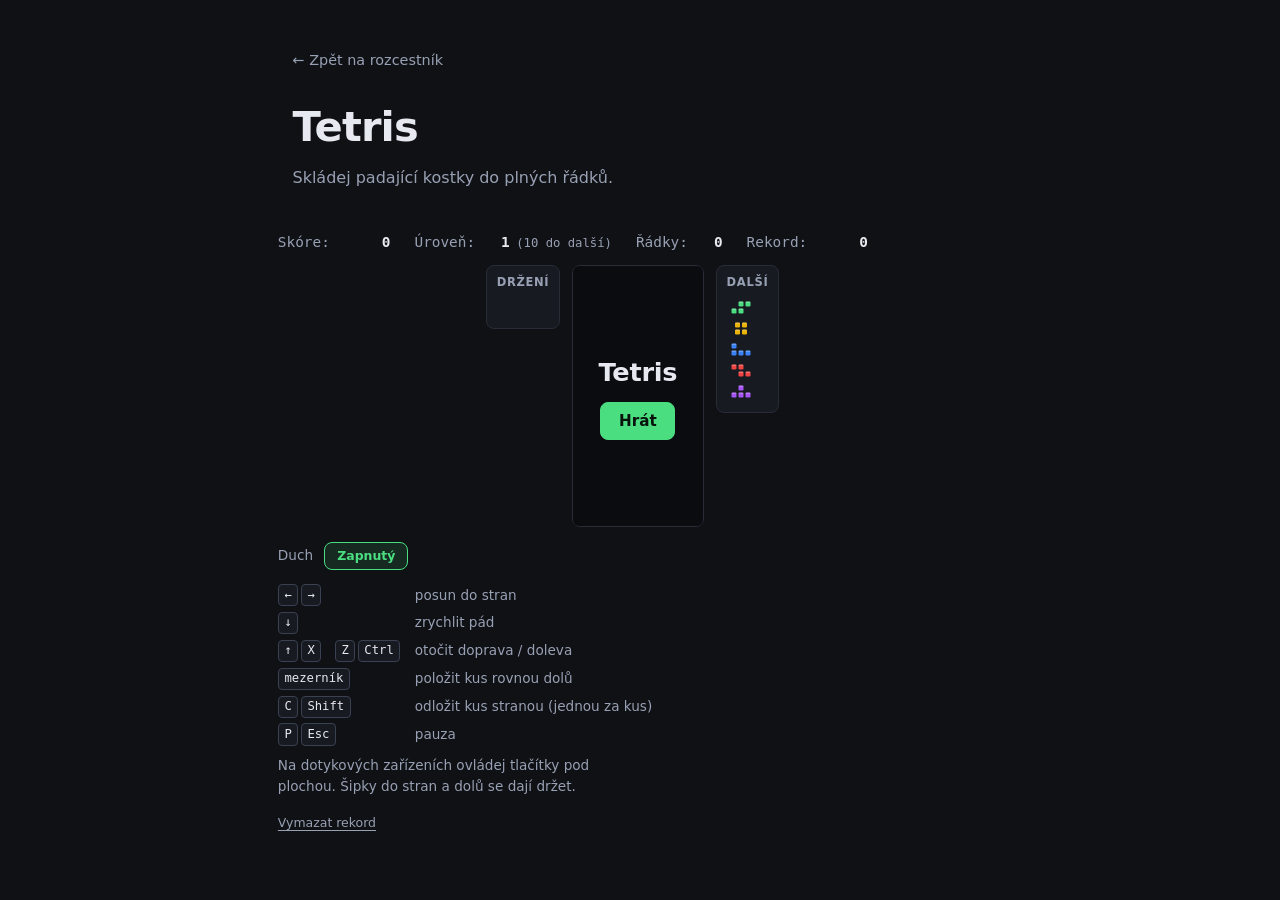
<file: tetris/index.html>
<!DOCTYPE html>
<html lang="cs">
<head>
  <meta charset="utf-8">
  <meta name="viewport"
        content="width=device-width, initial-scale=1, maximum-scale=1, user-scalable=no, viewport-fit=cover">
  <title>Tetris — Hry v prohlížeči</title>
  <!-- Pojistka pro případ, že se sdílený styl nenačte (jiný server,
       špatný MIME typ, offline). Stránka pak není holý bílý dokument. -->
  <style>
    :root {
      --bg:   #0f1115;
      --text: #e6e9ef;
      --font: system-ui, -apple-system, "Segoe UI", Roboto, "Helvetica Neue", Arial, sans-serif;
    }
    html { color-scheme: dark; background: #0f1115; }
    body {
      margin: 0;
      background: var(--bg);
      color: var(--text);
      font-family: var(--font);
    }
  </style>
  <link rel="stylesheet" href="../shared/style.css">
  <style>
    /* Barvy tetromin podle Guideline. Odstíny jsou proti předpisu
       ztlumené: čisté #00FF00 nebo #0000FF na tmavém podkladu září
       a modrá se navíc mizerně čte. Odstín každé barvy ale zůstává,
       takže kus poznáš stejně jako v každém jiném Tetrisu.

       Do sdílené palety nepatří, tak sedí tady — JS si je vyzvedne
       stejnou cestou jako had. */
    :root {
      --kus-i: #22d3ee;   /* tyrkysový */
      --kus-o: #eab308;   /* žlutý */
      --kus-t: #a855f7;   /* fialový */
      --kus-s: #4ade80;   /* zelený */
      --kus-z: #ef4444;   /* červený */
      --kus-j: #3b82f6;   /* modrý */
      --kus-l: #f97316;   /* oranžový */

      /* Mřížka prázdné desky. Musí být znát, ať je vidět, kam kus
         zapadne, ale nesmí přebít samotné kusy. */
      --mrizka: #191d26;
    }

    /* Na herní stránce nechceme přiblížení dvojklikem ani tažení
       stránky pod prstem. */
    html, body {
      overscroll-behavior: none;
      -webkit-text-size-adjust: 100%;
    }

    /* Pruh na posuvník je rezervovaný pořád, i když stránka zrovna
       rolovat nejde — jinak by se šířka stránky měnila a plocha
       by při každém startu poskočila. */
    html {
      scrollbar-gutter: stable;
    }

    /* Herní stránka je užší než rozcestník a drží se uprostřed. */
    .wrap {
      max-width: 720px;
      margin-inline: auto;
    }

    main {
      display: flex;
      flex-direction: column;
      align-items: center;
      touch-action: manipulation;     /* zabije double-tap zoom */
      user-select: none;
      -webkit-user-select: none;
      -webkit-touch-callout: none;
    }

    /* Sloupec hry — šířku určuje řádek s plochou, takže se HUD
       i legenda zarovnají na jeho levý okraj. */
    .hra {
      display: flex;
      flex-direction: column;
      width: fit-content;
    }

    /* HUD nad plochou.

       Mřížka s pevnými sloupci, ne volný text s mezerami: každý údaj
       má vlastní sloupec, takže přibývající cifra skóre neposune
       sousedy do stran. Sloupce drží šířku díky min-width na číslech
       níž — max-content se pak nemá podle čeho měnit. */
    .hud {
      display: grid;
      grid-template-columns: repeat(5, max-content);
      gap: 0.3rem 1.5rem;
      margin-bottom: 0.75rem;
      font-family: var(--font-mono);
      font-variant-numeric: tabular-nums;   /* pojistka, kdyby --font-mono
                                               spadlo na náhradní písmo */
      font-size: 0.9rem;
      color: var(--text-dim);
    }

    /* Na úzkém displeji by pět sloupců přeteklo, tak tři a dva.
       Tři, ne dva: pět položek by se do dvou sloupců vešlo až na tři
       řádky a HUD by ukrojil výšku ploše. */
    @media (max-width: 600px) {
      .hud {
        grid-template-columns: repeat(3, max-content);
        gap: 0.3rem 1rem;
      }
    }

    .hud__cislo {
      display: inline-block;
      text-align: right;
      color: var(--text);
      font-weight: 600;
    }

    /* Šířka podle nejdelší hodnoty, jaká může padnout. Skóre roste
       do statisíců, řádky a úroveň zůstanou u tří cifer. */
    .hud__cislo--skore,
    .hud__cislo--rekord { min-width: 6ch; }

    .hud__cislo--radky,
    .hud__cislo--uroven { min-width: 3ch; }

    /* Kolik řádků zbývá do další úrovně. Sedí ve stejné buňce jako
       úroveň, aby HUD zůstal na pěti sloupcích, a je potlačené —
       je to doplněk k číslu vedle, ne šestý údaj. */
    .hud__zbyva {
      margin-left: 0.4rem;
      color: var(--text-dim);
      font-size: 0.85em;
    }

    .hud__cislo--zbyva {
      min-width: 2ch;
      color: inherit;
      font-weight: 400;
    }

    /* Na úzkém displeji se doplněk zalomí pod úroveň. Vedle ní je
       nejširší buňka HUDu a řádek Skóre–Úroveň–Řádky by se na telefon
       nevešel; takhle stojí HUD o řádek víc, ale nic nepřetéká. */
    @media (max-width: 600px) {
      .hud__zbyva {
        display: block;
        margin-left: 0;
      }
    }

    /* Řetěz se neschovává přes display, ale přes visibility: buňka si
       tak drží místo v mřížce a HUD při jeho naskočení nepodskočí.
       Skrytý prvek navíc vypadne i z přístupnostního stromu, takže
       ho čtečka nepřečte, dokud řetěz neběží. */
    .hud__retez {
      visibility: hidden;
      color: var(--accent);
    }

    .hud__retez strong {
      color: var(--accent);
      font-weight: 700;
    }

    .hud__retez.je-videt {
      visibility: visible;
    }

    /* Plocha a panel s frontou vedle sebe. Panel zůstává vpravo
       i na telefonu: deska je deset sloupců široká a náhled jen něco
       přes čtyři, takže se dvojice vejde i na úzký displej — a hlavně
       se rozvržení mezi telefonem a stolním počítačem nemění. */
    .plocha-radek {
      display: flex;
      align-items: flex-start;
      gap: 0.75rem;
      align-self: center;
    }

    /* Rám obepne plátno. align-self je tu podstatné: obal je flex
       položka, takže by se bez něj natáhl na výšku panelu a pod
       plochou by v rámu zbyl pruh pozadí. flex: none brání smrštění:
       rozměry plátna počítá JS a rozvržení do nich mluvit nesmí. */
    .plocha-obal {
      position: relative;
      align-self: flex-start;
      flex: none;
      border: 1px solid var(--border);
      border-radius: var(--radius-sm);
      overflow: hidden;
      background: var(--board);
      line-height: 0;                 /* ať pod canvasem nezůstane mezera */
    }

    canvas {
      display: block;
      background: var(--board);
      /* rozměry nastavuje JS podle okna a devicePixelRatio */
    }

    /* Panel s frontou. Šířku mu dává plátno uvnitř, takže se zmenší
       spolu s plochou — pevná šířka v pixelech by na telefonu ukrojila
       desce místo. */
    .panel {
      flex: none;
      padding: 0.6rem;
      border: 1px solid var(--border);
      border-radius: var(--radius-sm);
      background: var(--bg-elev);
      line-height: 0;
    }

    .panel__nadpis {
      margin: 0 0 0.45rem;
      font-size: 0.72rem;
      font-weight: 600;
      line-height: 1.2;
      letter-spacing: 0.06em;
      text-transform: uppercase;
      color: var(--text-dim);
    }

    .panel canvas {
      background: none;   /* panel má vlastní podklad, plátno je průhledné */
    }

    /* Hláška o T-spinu. Leží nad plochou, ale nesmí spolknout kliknutí
       určené tlačítku v překrytí pod ní — proto pointer-events: none.
       Sedí v horní třetině, ať nepřekrývá místo, kde kus zrovna zapadl. */
    .hlaska {
      position: absolute;
      top: 18%;
      left: 0;
      right: 0;
      display: flex;
      flex-direction: column;
      align-items: center;
      gap: 0.1rem;
      pointer-events: none;
      text-align: center;
      line-height: 1.2;
      opacity: 0;
      transition: opacity 0.25s ease, transform 0.25s ease;
      transform: translateY(0.4rem);
    }

    .hlaska.je-videt {
      opacity: 1;
      transform: translateY(0);
    }

    .hlaska__nadpis {
      font-size: clamp(1rem, 4.5vw, 1.25rem);
      font-weight: 700;
      letter-spacing: 0.02em;
      color: var(--kus-t);
      text-shadow: 0 0.05em 0.35em rgba(0, 0, 0, 0.85);
    }

    .hlaska__body {
      font-family: var(--font-mono);
      font-size: 0.9rem;
      font-weight: 600;
      color: var(--text);
      text-shadow: 0 0.05em 0.35em rgba(0, 0, 0, 0.85);
    }

    /* Jediné překrytí pro všechny stavy. Mění se jen texty a třída,
       prvky uvnitř zůstávají. Pozadí je neprůhledné, aby přes ně
       nebyla vidět rozehraná deska — v pauze by to bylo schovávání
       zadarmo. */
    .overlay {
      position: absolute;
      inset: 0;
      display: none;
      flex-direction: column;
      align-items: center;
      justify-content: center;
      gap: 0.7rem;
      padding: 0.9rem;
      text-align: center;
      line-height: 1.5;
      background: var(--board);
      overflow-y: auto;
    }

    .overlay.je-videt {
      display: flex;
    }

    .overlay h2 {
      margin: 0;
      font-size: clamp(1.2rem, 5vw, 1.6rem);
      letter-spacing: -0.01em;
    }

    .overlay__skore {
      margin: 0;
      font-family: var(--font-mono);
      font-size: 1rem;
      color: var(--text);
    }

    /* Řádek statistiky pod skóre — tlumenější, je to doplněk. */
    .overlay__staty {
      margin: -0.4rem 0 0;
      font-family: var(--font-mono);
      font-size: 0.85rem;
      color: var(--text-dim);
    }

    .rekord {
      margin: 0;
      color: var(--accent);
      font-weight: 600;
    }

    .je-skryte {
      display: none;
    }

    /* ---------- dotykové ovládání ----------

       Tetris se bez kláves neobejde, takže na dotyku musí být
       tlačítka — jinak by se hra na telefonu nedala hrát vůbec.
       Skrytá všude, kde ukazatel není hrubý: na myši by jen
       ukrajovala výšku ploše. */
    .pad {
      display: none;
    }

    @media (pointer: coarse) {
      .pad {
        display: grid;
        /* 56px je spodní hranice pro pohodlný zásah palcem. Přes max()
           drží i tehdy, když si uživatel zmenší výchozí písmo. */
        grid-template-columns: repeat(3, max(3.5rem, 56px));
        grid-auto-rows: max(3.5rem, 56px);
        gap: 0.6rem;
        align-self: center;
        margin-top: 0.8rem;
      }
    }

    /* Prostřední řada otáčí a pokládá, spodní posouvá. Dělí se podle
       významu, ne podle tvaru šipek: pohyb je pod prsty pohromadě
       a nedá se splést s rotací. Držení je nahoře přes celou šířku —
       je to nejvzácnější akce a takhle si nesedne pod palec, který
       míří na rotaci. */
    .pad__btn--drzet      { grid-column: 1 / -1; grid-row: 1; }
    .pad__btn--rot-vlevo  { grid-column: 1; grid-row: 2; }
    .pad__btn--pad        { grid-column: 2; grid-row: 2; }
    .pad__btn--rot-vpravo { grid-column: 3; grid-row: 2; }
    .pad__btn--vlevo      { grid-column: 1; grid-row: 3; }
    .pad__btn--dolu       { grid-column: 2; grid-row: 3; }
    .pad__btn--vpravo     { grid-column: 3; grid-row: 3; }

    /* Držení nese slovo, ne značku — na rozdíl od šipek pro ni není
       ustálený symbol, který by se dal uhodnout. */
    .pad__btn--drzet {
      font-size: 0.95rem;
    }

    .pad__btn {
      display: flex;
      align-items: center;
      justify-content: center;
      border: 1px solid var(--border);
      border-radius: var(--radius-sm);
      background: var(--bg-elev);
      color: var(--text-dim);
      font: inherit;
      font-size: 1.35rem;
      line-height: 1;
      cursor: pointer;
      touch-action: manipulation;     /* žádné přiblížení dvojklikem */
    }

    /* Odezva na stisk musí být vidět hned — tlačítko zabírá už při
       pointerdown, ne až po zvednutí prstu. Třídu drží JS u tlačítek,
       která se dají podržet (posun, měkký pád). */
    .pad__btn:active,
    .pad__btn.je-drzene {
      background: var(--accent-soft);
      border-color: var(--accent);
      color: var(--accent);
    }

    /* Nastavení pod plochou. Zatím jediná volba, ale řádek je stavěný
       jako u ostatních her — popis vlevo, přepínač vedle. */
    .nastaveni {
      display: flex;
      align-items: center;
      flex-wrap: wrap;
      gap: 0.5rem 0.7rem;
      margin-top: 0.9rem;
      font-size: 0.85rem;
    }

    .nastaveni__popis {
      color: var(--text-dim);
    }

    .prepinac {
      padding: 0.3rem 0.75rem;
      border: 1px solid var(--border);
      border-radius: var(--radius-sm);
      background: var(--bg-elev);
      color: var(--text-dim);
      font: inherit;
      font-size: 0.78rem;
      font-weight: 600;
      line-height: 1.3;
      cursor: pointer;
      touch-action: manipulation;
      transition: background 0.15s ease, border-color 0.15s ease, color 0.15s ease;
    }

    .prepinac:hover {
      background: var(--bg-elev-hover);
      border-color: var(--border-hover);
      color: var(--text);
    }

    /* Zapnuto — jiná barva, rám i výplň, ne jen odstín textu. */
    .prepinac[aria-pressed="true"] {
      background: var(--accent-soft);
      border-color: var(--accent);
      color: var(--accent);
    }

    /* Legenda ovládání pod plochou. Sloupec kláves má šířku podle
       nejširšího řádku, takže popisy začínají všechny na stejné ose. */
    .ovladani {
      display: grid;
      grid-template-columns: max-content 1fr;
      gap: 0.35rem 0.9rem;
      align-items: center;
      margin: 0.9rem 0 0;
      font-size: 0.85rem;
    }

    .ovladani dt {
      justify-self: start;
      display: flex;
      gap: 0.15rem;
      align-items: center;
      flex-wrap: wrap;
    }

    .ovladani dd {
      justify-self: start;
      margin: 0;
      color: var(--text-dim);
    }

    .ovladani kbd {
      padding: 0.1rem 0.35rem;
      border: 1px solid var(--border-hover);
      border-radius: 4px;
      background: var(--bg-elev);
      font-family: var(--font-mono);
      font-size: 0.9em;
      line-height: 1.4;
      color: var(--text);
    }

    .dotyk {
      margin: 0.6rem 0 0;
      max-width: 40ch;
      color: var(--text-dim);
      font-size: 0.85rem;
    }

    /* nenápadné tlačítko pod legendou — nemá vypadat jako akce hry */
    .smazat {
      align-self: flex-start;   /* jinak by se v .hra roztáhlo na plnou šířku */
      margin-top: 1rem;
      padding: 0;
      border: 0;
      background: none;
      color: var(--text-dim);
      font: inherit;
      font-size: 0.78rem;
      text-decoration: underline;
      text-underline-offset: 3px;
      cursor: pointer;
    }

    .smazat:hover,
    .smazat:focus-visible {
      color: var(--danger);
    }

    /* touch-action se nedědí, takže ho každý ovládací prvek potřebuje
       vlastní — jinak dvojklik na tlačítko stránku přiblíží. */
    .btn,
    .smazat {
      touch-action: manipulation;
    }
  </style>
</head>
<body>
  <div class="wrap">

    <a class="back-link" href="../">← Zpět na rozcestník</a>

    <header class="site-header">
      <h1>Tetris</h1>
      <p>Skládej padající kostky do plných řádků.</p>
    </header>

    <main>
      <div class="hra" id="hra">
        <div class="hud">
          <span>Skóre: <strong class="hud__cislo hud__cislo--skore" id="hud-skore">0</strong></span>
          <span>Úroveň: <strong class="hud__cislo hud__cislo--uroven" id="hud-uroven">1</strong><span
                class="hud__zbyva">(<strong class="hud__cislo hud__cislo--zbyva" id="hud-zbyva">10</strong> do další)</span></span>
          <span>Řádky: <strong class="hud__cislo hud__cislo--radky" id="hud-radky">0</strong></span>
          <span>Rekord: <strong class="hud__cislo hud__cislo--rekord" id="hud-rekord">0</strong></span>

          <!-- Řetěz svítí, jen když běží. Buňka v mřížce zůstává i tak,
               takže se HUD při jeho naskočení nehne. -->
          <span class="hud__retez" id="hud-retez">Řetěz: <strong>×1,5</strong></span>
        </div>

        <div class="plocha-radek" id="plocha-radek">
          <aside class="panel">
            <h2 class="panel__nadpis">Držení</h2>
            <canvas id="drzeni"></canvas>
          </aside>

          <div class="plocha-obal" id="plocha-obal">
            <canvas id="plocha"></canvas>

            <!-- Hláška o T-spinu. Leží nad plochou, ale pod překrytím,
                 a nesmí brát kliknutí tlačítku pod sebou. -->
            <div class="hlaska" id="hlaska" aria-live="polite">
              <strong class="hlaska__nadpis" id="hlaska-nadpis"></strong>
              <span class="hlaska__body je-skryte" id="hlaska-body"></span>
            </div>

            <!-- Jedno překrytí pro všechny stavy; JS mění jen texty
                 a třídu je-videt, prvky zůstávají na místě. -->
            <div class="overlay je-videt" id="prekryti">
              <h2 id="prekryti-nadpis">Tetris</h2>
              <p class="overlay__skore je-skryte" id="prekryti-skore">Skóre: <strong id="prekryti-skore-hodnota">0</strong></p>
              <p class="overlay__staty je-skryte" id="prekryti-retez">Nejdelší řetěz: <strong id="prekryti-retez-hodnota">0</strong></p>
              <p class="rekord je-skryte" id="prekryti-rekord">Nový rekord!</p>
              <button class="btn btn--primary" id="prekryti-btn" type="button">Hrát</button>
            </div>
          </div>

          <aside class="panel">
            <h2 class="panel__nadpis">Další</h2>
            <canvas id="fronta"></canvas>
          </aside>
        </div>

        <!-- Dotyková tlačítka. Skrytá v CSS všude, kde ukazatel není
             hrubý. Posun a měkký pád se dají držet, ostatní reagují
             na jeden stisk. -->
        <div class="pad" id="pad" role="group" aria-label="Ovládání">
          <button class="pad__btn pad__btn--drzet" type="button"
                  data-akce="drzet" aria-label="Odložit kus stranou">držet</button>
          <button class="pad__btn pad__btn--rot-vlevo" type="button"
                  data-akce="rot-vlevo" aria-label="Otočit doleva">⟲</button>
          <button class="pad__btn pad__btn--pad" type="button"
                  data-akce="pad" aria-label="Rychle položit">⤓</button>
          <button class="pad__btn pad__btn--rot-vpravo" type="button"
                  data-akce="rot-vpravo" aria-label="Otočit doprava">⟳</button>
          <button class="pad__btn pad__btn--vlevo" type="button"
                  data-akce="vlevo" aria-label="Doleva">←</button>
          <button class="pad__btn pad__btn--dolu" type="button"
                  data-akce="dolu" aria-label="Dolů">↓</button>
          <button class="pad__btn pad__btn--vpravo" type="button"
                  data-akce="vpravo" aria-label="Doprava">→</button>
        </div>

        <!-- Nastavení stojí mimo překrytí, takže se dá přepnout i za hry. -->
        <div class="nastaveni">
          <span class="nastaveni__popis" id="popis-duch">Duch</span>
          <button class="prepinac" id="volba-duch" type="button"
                  aria-pressed="true" aria-labelledby="popis-duch volba-duch">Zapnutý</button>
        </div>

        <dl class="ovladani">
          <dt><kbd>←</kbd><kbd>→</kbd></dt>
          <dd>posun do stran</dd>
          <dt><kbd>↓</kbd></dt>
          <dd>zrychlit pád</dd>
          <dt><kbd>↑</kbd><kbd>X</kbd>&nbsp;&nbsp;<kbd>Z</kbd><kbd>Ctrl</kbd></dt>
          <dd>otočit doprava / doleva</dd>
          <dt><kbd>mezerník</kbd></dt>
          <dd>položit kus rovnou dolů</dd>
          <dt><kbd>C</kbd><kbd>Shift</kbd></dt>
          <dd>odložit kus stranou (jednou za kus)</dd>
          <dt><kbd>P</kbd><kbd>Esc</kbd></dt>
          <dd>pauza</dd>
        </dl>

        <p class="dotyk">Na dotykových zařízeních ovládej tlačítky pod plochou. Šipky do stran a dolů se dají držet.</p>

        <button class="smazat" id="btn-smazat" type="button">Vymazat rekord</button>
      </div>
    </main>

  </div>

<script>
(function () {
  'use strict';

  /* ---------------------------------------------------------------
     Deska.

     10 sloupců, 20 viditelných řádků a nad nimi 20 skrytých. Kusy se
     rodí ve skryté části, takže je nad plochou vždycky místo — deska
     je jedno pole o 40 řádcích a kreslí se z něj jen spodních 20.

     Souřadnice: y = 0 je nejvyšší skrytý řádek, y = 20 první viditelný,
     y = 39 dno. Skrytá část je nahoře, aby indexy rostly směrem dolů
     stejně jako na plátně.
     --------------------------------------------------------------- */
  var SLOUPCU   = 10;
  var VIDITELNE = 20;
  var SKRYTE    = 20;
  var RADKU     = VIDITELNE + SKRYTE;

  var CELL_MIN = 12;             // pod tím už je hra nečitelná
  var CELL_MAX = 30;             // nad tím zbytečně velká na desktopu
  var REZERVA  = 24;             // ať se plocha nelepí na spodek okna

  // Náhled vedle plochy: velikost buňky vůči herní a kolik kusů dopředu.
  var NAHLED_PODIL = 0.55;
  var FRONTA_DELKA = 5;

  /* Zamykání. Po dopadu má hráč půl vteřiny na doladění; časovač se
     vynuluje po každém úspěšném pohybu i rotaci, ale nejvýš patnáctkrát
     na jeden kus — jinak by se dal kus u dna držet donekonečna.
     Počítadlo se navíc nuluje, když kus klesne níž, než kde už byl:
     to je skutečný postup dolů, ne zdržování. */
  var LOCK_MS         = 500;
  var LOCK_RESETU_MAX = 15;

  /* Automatické opakování posunu do stran (DAS/ARR podle Guideline).
     Bez něj by se muselo spoléhat na opakování kláves z operačního
     systému: první opakování přijde až po půl vteřině a rychlost si
     hráč nastavit nemůže. */
  var DAS_MS = 170;              // prodleva před opakováním
  var ARR_MS = 45;               // perioda opakování

  /* Bodování podle Guideline. Za smazané řádky se platí podle toho,
     kolik jich padlo naráz — čtyři naráz vynesou víc než čtyřikrát
     jeden. Násobí se úrovní.

     Pády se platí zvlášť: měkký pád bod za řádek, rychlý dva. Je to
     odměna za to, že hráč nečeká na gravitaci. */
  var BODY_ZA_RADKY = [0, 100, 300, 500, 800];
  var BODY_SOFT = 1;
  var BODY_HARD = 2;

  /* T-spin se platí jinou sazbou než obyčejné řádky — indexem je zase
     počet smazaných řádků. Platí se i za T-spin, po kterém nezmizel
     ani řádek: je to odměna za samotné zakroucení kusu do díry.

     Mini nad dva řádky ze své geometrie nejde, takže tabulka končí
     u dvojky; kdyby takový případ přece jen nastal, spadne se na
     běžnou sazbu, ať se za víc řádků nikdy neplatí míň. */
  var BODY_TSPIN      = [400, 800, 1200, 1600];
  var BODY_TSPIN_MINI = [100, 200, 400];

  /* Back-to-back: dvě těžká smazání za sebou bez obyčejného mezi nimi.
     Těžké je tetris a každý T-spin, po kterém zmizel aspoň jeden
     řádek. Bonus dostává až to druhé a každé další v řadě. */
  var B2B_NASOBITEL = 1.5;

  var RADKU_NA_UROVEN = 10;

  /* Strop platí jen pro rychlost, ne pro číslo úrovně. Na patnácté je
     pád 7 ms na řádek, tedy rychlejší než jeden snímek — kus proletí
     celou desku dřív, než se stihne vykreslit, a zrychlovat výš nemá
     co. Hra se od té chvíle drží jen na lock delay.

     Úroveň sama roste dál: je v ní násobitel skóre a hráč po dvou
     stech řádcích čeká, že HUD poskočí. Kdyby se zastavila taky,
     vypadal by dlouhý zápas jako zaseknutý. */
  var UROVEN_RYCHLOST_MAX = 15;

  /* ---------------------------------------------------------------
     Kusy.

     Každý kus má čtyři rotační stavy vypsané jako seznam buněk, ne
     jako matici, kterou by šlo otočit. Otáčení matice by dalo jiné
     výsledky než SRS: kus se v ní podle předpisu neotáčí kolem svého
     středu, ale kolem bodu, který u každého kusu leží jinde. Na to
     navazuje tabulka kicků níž — váže se právě na dvojici výchozího
     a cílového stavu.

     Buňka je dvojice [x, y] uvnitř obálky kusu (4×4 pro I a O,
     3×3 pro zbytek). Pořadí stavů je 0 → R → 2 → L, tedy po směru
     hodinových ručiček.
     --------------------------------------------------------------- */
  var KUSY = {
    I: {
      barva: '--kus-i',
      obalka: 4,
      stavy: [
        [[0, 1], [1, 1], [2, 1], [3, 1]],
        [[2, 0], [2, 1], [2, 2], [2, 3]],
        [[0, 2], [1, 2], [2, 2], [3, 2]],
        [[1, 0], [1, 1], [1, 2], [1, 3]]
      ]
    },
    /* O se neotáčí. Všechny čtyři stavy jsou schválně vypsané stejně,
       ať se s ním pracuje jako s ostatními — rotace pak nikde nemusí
       řešit výjimku. */
    O: {
      barva: '--kus-o',
      obalka: 4,
      stavy: [
        [[1, 0], [2, 0], [1, 1], [2, 1]],
        [[1, 0], [2, 0], [1, 1], [2, 1]],
        [[1, 0], [2, 0], [1, 1], [2, 1]],
        [[1, 0], [2, 0], [1, 1], [2, 1]]
      ]
    },
    T: {
      barva: '--kus-t',
      obalka: 3,
      stavy: [
        [[1, 0], [0, 1], [1, 1], [2, 1]],
        [[1, 0], [1, 1], [2, 1], [1, 2]],
        [[0, 1], [1, 1], [2, 1], [1, 2]],
        [[1, 0], [0, 1], [1, 1], [1, 2]]
      ]
    },
    S: {
      barva: '--kus-s',
      obalka: 3,
      stavy: [
        [[1, 0], [2, 0], [0, 1], [1, 1]],
        [[1, 0], [1, 1], [2, 1], [2, 2]],
        [[1, 1], [2, 1], [0, 2], [1, 2]],
        [[0, 0], [0, 1], [1, 1], [1, 2]]
      ]
    },
    Z: {
      barva: '--kus-z',
      obalka: 3,
      stavy: [
        [[0, 0], [1, 0], [1, 1], [2, 1]],
        [[2, 0], [1, 1], [2, 1], [1, 2]],
        [[0, 1], [1, 1], [1, 2], [2, 2]],
        [[1, 0], [0, 1], [1, 1], [0, 2]]
      ]
    },
    J: {
      barva: '--kus-j',
      obalka: 3,
      stavy: [
        [[0, 0], [0, 1], [1, 1], [2, 1]],
        [[1, 0], [2, 0], [1, 1], [1, 2]],
        [[0, 1], [1, 1], [2, 1], [2, 2]],
        [[1, 0], [1, 1], [0, 2], [1, 2]]
      ]
    },
    L: {
      barva: '--kus-l',
      obalka: 3,
      stavy: [
        [[2, 0], [0, 1], [1, 1], [2, 1]],
        [[1, 0], [1, 1], [1, 2], [2, 2]],
        [[0, 1], [1, 1], [2, 1], [0, 2]],
        [[0, 0], [1, 0], [1, 1], [1, 2]]
      ]
    }
  };

  var TYPY = ['I', 'O', 'T', 'S', 'Z', 'J', 'L'];

  /* ---------------------------------------------------------------
     Wall kicks podle SRS.

     Rotace se nezkouší jen na místě: pro každý přechod mezi stavy je
     pět posunů a bere se první, se kterým se kus vejde. Teprve když
     neprojde ani jeden, rotace se neprovede. Díky tomu se kus otočí
     i těsně u zdi, u jiného kusu nebo v úzké prohlubni — a právě
     z toho žijí T-spiny.

     Stavy se v předpisu značí 0, R, 2, L: výchozí, po otočení
     doprava, o 180 stupňů a po otočení doleva. To je pořadí indexů
     0, 1, 2, 3 v KUSY.stavy.

     I má vlastní tabulku, protože se otáčí kolem jiného bodu než
     ostatní. O se neotáčí, jeho čtyři stavy jsou stejné.

     POZOR NA OSU Y. Čísla jsou opsaná z předpisu, kde +y míří NAHORU.
     Deska tady má +y dolů, takže se svislá složka při použití otáčí —
     děje se to na jediném místě v otoc() a je tam o tom poznámka.
     Tabulka díky tomu zůstává znak po znaku porovnatelná s předpisem.
     --------------------------------------------------------------- */
  var KICKY = {
    '0>R': [[0, 0], [-1, 0], [-1,  1], [0, -2], [-1, -2]],
    'R>0': [[0, 0], [ 1, 0], [ 1, -1], [0,  2], [ 1,  2]],
    'R>2': [[0, 0], [ 1, 0], [ 1, -1], [0,  2], [ 1,  2]],
    '2>R': [[0, 0], [-1, 0], [-1,  1], [0, -2], [-1, -2]],
    '2>L': [[0, 0], [ 1, 0], [ 1,  1], [0, -2], [ 1, -2]],
    'L>2': [[0, 0], [-1, 0], [-1, -1], [0,  2], [-1,  2]],
    'L>0': [[0, 0], [-1, 0], [-1, -1], [0,  2], [-1,  2]],
    '0>L': [[0, 0], [ 1, 0], [ 1,  1], [0, -2], [ 1, -2]]
  };

  var KICKY_I = {
    '0>R': [[0, 0], [-2, 0], [ 1, 0], [-2, -1], [ 1,  2]],
    'R>0': [[0, 0], [ 2, 0], [-1, 0], [ 2,  1], [-1, -2]],
    'R>2': [[0, 0], [-1, 0], [ 2, 0], [-1,  2], [ 2, -1]],
    '2>R': [[0, 0], [ 1, 0], [-2, 0], [ 1, -2], [-2,  1]],
    '2>L': [[0, 0], [ 2, 0], [-1, 0], [ 2,  1], [-1, -2]],
    'L>2': [[0, 0], [-2, 0], [ 1, 0], [-2, -1], [ 1,  2]],
    'L>0': [[0, 0], [ 1, 0], [-2, 0], [ 1, -2], [-2,  1]],
    '0>L': [[0, 0], [-1, 0], [ 2, 0], [-1,  2], [ 2, -1]]
  };

  // O nemá kam uhnout — jeho stavy jsou shodné, takže stačí rotace na místě.
  var KICKY_O = [[0, 0]];

  var STAVY_JMENA = ['0', 'R', '2', 'L'];

  function kicky(typ, z, na) {
    if (typ === 'O') return KICKY_O;

    var klic = STAVY_JMENA[z] + '>' + STAVY_JMENA[na];
    return (typ === 'I' ? KICKY_I : KICKY)[klic];
  }

  /* Startovní pozice obálky. Vodorovně doprostřed se zaokrouhlením
     doleva — u obou šířek obálky vyjde 3, takže tříbuňkové kusy
     obsadí sloupce 3 až 5, I sloupce 3 až 6 a O sloupce 4 a 5.

     Svisle tak, aby kus stál v posledních skrytých řádcích těsně nad
     viditelnou plochou. Po vzniku zkusí Guideline kus hned posunout
     o řádek dolů, takže hráč vidí, co přijelo, a nemusí čekat celý
     interval gravitace. */
  var SPAWN_X = 3;
  var SPAWN_Y = SKRYTE - 2;

  /* ---------------------------------------------------------------
     Prvky stránky.
     --------------------------------------------------------------- */
  var canvas   = document.getElementById('plocha');
  var ctx      = canvas.getContext('2d');
  var nahled   = document.getElementById('fronta');
  var nctx     = nahled.getContext('2d');
  var drzeniEl = document.getElementById('drzeni');
  var dctx     = drzeniEl.getContext('2d');

  var main         = document.querySelector('main');
  var hraEl        = document.getElementById('hra');
  var obal         = document.getElementById('plocha-obal');
  var radek        = document.getElementById('plocha-radek');
  var panel        = nahled.parentNode;
  var panelDrzeni  = drzeniEl.parentNode;

  var elSkore  = document.getElementById('hud-skore');
  var elUroven = document.getElementById('hud-uroven');
  var elZbyva  = document.getElementById('hud-zbyva');
  var elRadky  = document.getElementById('hud-radky');
  var elRekord = document.getElementById('hud-rekord');

  var elPrekryti      = document.getElementById('prekryti');
  var elNadpis        = document.getElementById('prekryti-nadpis');
  var elSkoreRadek    = document.getElementById('prekryti-skore');
  var elSkoreHodnota  = document.getElementById('prekryti-skore-hodnota');
  var elRekordHlaska  = document.getElementById('prekryti-rekord');
  var elBtn           = document.getElementById('prekryti-btn');

  var elRetez        = document.getElementById('hud-retez');
  var elRetezStat    = document.getElementById('prekryti-retez');
  var elRetezHodnota = document.getElementById('prekryti-retez-hodnota');

  var elPad     = document.getElementById('pad');
  var elSmazat  = document.getElementById('btn-smazat');
  var elDuch    = document.getElementById('volba-duch');
  var elHlaska  = document.getElementById('hlaska');
  var elHlaskaNadpis = document.getElementById('hlaska-nadpis');
  var elHlaskaBody   = document.getElementById('hlaska-body');

  /* Barvy se čtou ze stylu, ne z konstant v JS — jinak by se paleta
     vedla na dvou místech a mohla se rozejít. */
  function cssVar(jmeno, zaloha) {
    var v = getComputedStyle(document.documentElement)
              .getPropertyValue(jmeno).trim();
    return v || zaloha;
  }

  var BARVY = {
    plocha: cssVar('--board',  '#0a0c10'),
    mrizka: cssVar('--mrizka', '#191d26'),
    I: cssVar('--kus-i', '#22d3ee'),
    O: cssVar('--kus-o', '#eab308'),
    T: cssVar('--kus-t', '#a855f7'),
    S: cssVar('--kus-s', '#4ade80'),
    Z: cssVar('--kus-z', '#ef4444'),
    J: cssVar('--kus-j', '#3b82f6'),
    L: cssVar('--kus-l', '#f97316')
  };

  /* ---------------------------------------------------------------
     Úložiště: nejlepší skóre a nastavení.

     Všechna volání jsou v try/catch: v privátním okně a při zakázaném
     úložišti localStorage vyhazuje výjimku už při čtení. Hra pak běží
     dál, jen si nic nepamatuje.
     --------------------------------------------------------------- */
  var KLIC_REKORD    = 'tetris:best';
  var KLIC_NASTAVENI = 'tetris:nastaveni';

  /* Duch se čte jako přepínač, ne jako libovolná hodnota: cokoli
     jiného než uložené false znamená zapnuto. Ručně upravený nebo
     starý záznam tak hru nerozbije. */
  function nactiNastaveni() {
    try {
      var ulozene = JSON.parse(localStorage.getItem(KLIC_NASTAVENI));
      if (ulozene && typeof ulozene === 'object') {
        return { duch: ulozene.duch !== false };
      }
    } catch (e) {
      /* poškozený nebo nepřístupný záznam — jede se na výchozím */
    }
    return { duch: true };
  }

  function ulozNastaveni() {
    try {
      localStorage.setItem(KLIC_NASTAVENI, JSON.stringify(nastaveni));
    } catch (e) {
      /* nevadí, volba vydrží jen do konce sezení */
    }
  }

  function nactiRekord() {
    try {
      var v = parseInt(localStorage.getItem(KLIC_REKORD), 10);
      return isFinite(v) && v > 0 ? v : 0;
    } catch (e) {
      return 0;
    }
  }

  function ulozRekord(skore) {
    try {
      localStorage.setItem(KLIC_REKORD, String(skore));
    } catch (e) {
      /* nevadí, rekord vydrží jen do konce sezení */
    }
  }

  function smazRekord() {
    try {
      localStorage.removeItem(KLIC_REKORD);
    } catch (e) {
      /* nevadí */
    }
  }

  // Rekord i nastavení stojí mimo objekt hra schválně — restart je nesmí smazat.
  var rekord = nactiRekord();
  var novyRekord = false;
  var nastaveni = nactiNastaveni();

  /* ---------------------------------------------------------------
     Stav hry — jediný zdroj pravdy. Nic jiného si stav nedrží.
     --------------------------------------------------------------- */
  var hra = {
    /* deska[y][x] je null, nebo písmeno kusu, ze kterého buňka zbyla.
       Držíme písmeno, ne barvu: barva se dohledá v BARVY a dá se
       kdykoli změnit v CSS, aniž by se přepisovala rozehraná deska. */
    deska: null,

    /* Padající kus. x a y je levý horní roh jeho obálky na desce,
       rot je index rotačního stavu. */
    kus: null,

    fronta: [],                  // dalších FRONTA_DELKA kusů
    pytel: [],                   // zbytek rozdávané sedmice

    /* Odložený kus a pojistka proti nekonečnému přehazování: dokud
       se aktuální kus nezamkne, jde držení použít jen jednou. Bez
       toho by šlo dvěma kusy točit dokola a hra by se zastavila. */
    drzeny: null,
    drzeniPouzito: false,

    /* Byla poslední povedená akce rotace? Jen podle toho se pozná
       T-spin — kus, který na své místo dojel posunem, se nepočítá.
       Spolu s tím se pamatuje index kicku, kterým rotace prošla:
       pátý kick dělá z mini plný T-spin (viz tspinTyp). */
    posledniRotace: false,
    posledniKick: -1,

    /* Back-to-back. b2b říká, že poslední bodované smazání bylo těžké
       a další těžké dostane bonus. delka je počet těžkých smazání
       v aktuální řadě, max nejdelší řada za celou hru — to je jen
       do statistiky po konci hry. */
    b2b: false,
    b2bDelka: 0,
    b2bMax: 0,

    skore: 0,
    radky: 0,
    uroven: 1,

    // 'menu' | 'running' | 'paused' | 'over'
    stav: 'menu',

    padCas: 0,                   // akumulátor gravitace
    lockCas: 0,                  // odležené milisekundy u dna
    lockResetu: 0,               // kolikrát se časovač už nuloval
    nejnizsi: -1                 // nejnižší řádek, na kterém kus stál
  };

  // rozměry vykreslení — patří k zobrazení, ne ke stavu hry
  var cell = CELL_MAX;
  var nahledCell = Math.round(CELL_MAX * NAHLED_PODIL);

  // čas smyčky a stisknuté klávesy — taky mimo stav hry
  var posledni = 0;
  var drzeni = { vlevo: false, vpravo: false, dolu: false };
  var dasSmer = 0;
  var dasCas = 0;

  function prazdnaDeska() {
    var d = new Array(RADKU);
    for (var y = 0; y < RADKU; y++) {
      d[y] = new Array(SLOUPCU);
      for (var x = 0; x < SLOUPCU; x++) d[y][x] = null;
    }
    return d;
  }

  /* ---------------------------------------------------------------
     Generátor 7-bag.

     Zamíchaná sedmice všech kusů se rozdá celá, teprve pak přijde
     další. Čistě náhodné losování by dovolilo pětkrát za sebou S
     a jednou za čas taky dvacet tahů bez I — s pytlem je nejdelší
     mezera mezi dvěma stejnými kusy dvanáct tahů a hra je pro každého
     stejně spravedlivá.
     --------------------------------------------------------------- */
  function novyPytel() {
    var p = TYPY.slice();

    // Fisher-Yates: každé pořadí má stejnou pravděpodobnost
    for (var i = p.length - 1; i > 0; i--) {
      var j = Math.floor(Math.random() * (i + 1));
      var t = p[i];
      p[i] = p[j];
      p[j] = t;
    }
    return p;
  }

  function dalsiTyp() {
    if (!hra.pytel.length) hra.pytel = novyPytel();
    return hra.pytel.pop();
  }

  // Fronta je pořád plná, ať má náhled co ukazovat i na začátku hry.
  function dopnFrontu() {
    while (hra.fronta.length < FRONTA_DELKA) hra.fronta.push(dalsiTyp());
  }

  /* ---------------------------------------------------------------
     Kus na desce.
     --------------------------------------------------------------- */

  // Absolutní buňky kusu. Bere se stav i pozice zvlášť, aby se dal
  // otestovat i posun nebo rotace, která se teprve chystá.
  function bunky(typ, rot, x, y) {
    var stav = KUSY[typ].stavy[rot];
    var out = new Array(4);

    for (var i = 0; i < 4; i++) {
      out[i] = { x: x + stav[i][0], y: y + stav[i][1] };
    }
    return out;
  }

  /* Vejde se kus na tuhle pozici? Ven z desky nesmí do stran ani pod
     dno, na obsazenou buňku nesmí nikam. Nad horní hranu naopak smí:
     kus se rodí ve skryté části a při rotaci u stropu se tam smí
     vracet. */
  function sedi(typ, rot, x, y) {
    var b = bunky(typ, rot, x, y);

    for (var i = 0; i < 4; i++) {
      if (b[i].x < 0 || b[i].x >= SLOUPCU) return false;
      if (b[i].y >= RADKU) return false;
      if (b[i].y >= 0 && hra.deska[b[i].y][b[i].x]) return false;
    }
    return true;
  }

  /* Postaví daný kus na startovní pozici. Vrací false, když se tam
     nevejde — to je konec hry.

     Drží se odděleně od fronty, protože kus na start nedává jen
     fronta, ale i držení. Co se nesmí nulovat, je drzeniPouzito:
     nový kus z přihrádky se nesmí odložit znovu. */
  function nasadKus(typ) {
    hra.kus = { typ: typ, rot: 0, x: SPAWN_X, y: SPAWN_Y };
    hra.padCas = 0;
    hra.lockCas = 0;
    hra.lockResetu = 0;
    hra.posledniRotace = false;
    hra.posledniKick = -1;
    hra.nejnizsi = SPAWN_Y;

    if (!sedi(typ, 0, SPAWN_X, SPAWN_Y)) return false;

    // Guideline: hned po vzniku kus spadne o řádek, pokud může.
    if (sedi(typ, 0, SPAWN_X, SPAWN_Y + 1)) hra.kus.y = SPAWN_Y + 1;

    hra.nejnizsi = hra.kus.y;
    return true;
  }

  // Nový kus z fronty.
  function novyKus() {
    dopnFrontu();

    var typ = hra.fronta.shift();
    dopnFrontu();

    return nasadKus(typ);
  }

  /* Držení: aktuální kus jde odložit stranou a nasadit ten, co tam
     ležel předtím. Když je přihrádka prázdná, přijde další z fronty.

     Podruhé se stejným kusem to nejde — jinak by šlo dvěma kusy točit
     dokola a nikdy nic nepoložit. Zámek pouští až zamknutí kusu. */
  function odloz() {
    if (!hra.kus || hra.drzeniPouzito) return false;

    var odlozeny = hra.drzeny;

    hra.drzeny = hra.kus.typ;
    hra.drzeniPouzito = true;

    /* I z držení se dá vyjet z hry ven: když se vrácený kus nevejde
       na start, je konec stejně jako u kusu z fronty. */
    if (!(odlozeny ? nasadKus(odlozeny) : novyKus())) konec();
    return true;
  }

  // Stojí kus na dně nebo na jiném kusu?
  function stoji() {
    return !sedi(hra.kus.typ, hra.kus.rot, hra.kus.x, hra.kus.y + 1);
  }

  /* Kam kus dopadne, kdyby se teď pustil rovnou dolů. Slouží duchovi
     i rychlému pádu, takže obojí ukazuje a dělá totéž — duch nemůže
     lhát, počítá se z něj samotný pád.

     Nic si nepamatuje a volá se při kreslení i při pádu, takže po
     každém posunu i rotaci vyjde znovu a nemá jak zastarat. */
  function dopadY() {
    var y = hra.kus.y;
    while (sedi(hra.kus.typ, hra.kus.rot, hra.kus.x, y + 1)) y++;
    return y;
  }

  /* Po každém povedeném pohybu i rotaci. Dvě různé věci:

     Když se kus dostal níž, než kde kdy byl, je to postup dolů —
     počítadlo resetů se vynuluje a hráč má u nového dna zase plných
     patnáct.

     Když se jen posunul u dna, spotřebuje jeden reset. Po patnácti
     už časovač běží dál a kus zamkne, i kdyby hráč mačkal dál. */
  function poPohybu() {
    if (hra.kus.y > hra.nejnizsi) {
      hra.nejnizsi = hra.kus.y;
      hra.lockResetu = 0;
      hra.lockCas = 0;
      return;
    }

    if (stoji() && hra.lockResetu < LOCK_RESETU_MAX) {
      hra.lockResetu++;
      hra.lockCas = 0;
    }
  }

  function posun(dx, dy) {
    if (!hra.kus) return false;
    if (!sedi(hra.kus.typ, hra.kus.rot, hra.kus.x + dx, hra.kus.y + dy)) return false;

    hra.kus.x += dx;
    hra.kus.y += dy;
    hra.posledniRotace = false;    // posunem se T-spin ztrácí
    poPohybu();
    return true;
  }

  /* Rotace s wall kicky. Projde se pět posunů z tabulky pro daný
     přechod a bere se první, se kterým se kus vejde; když neprojde
     ani jeden, rotace se neprovede a kus zůstane, jak byl.

     Tady je to jediné místo, kde se otáčí znaménko svislé složky:
     v tabulce míří +y nahoru, na desce dolů. */
  function otoc(smer) {
    if (!hra.kus) return false;

    var kus = hra.kus;
    var rot = (kus.rot + smer + 4) % 4;
    var seznam = kicky(kus.typ, kus.rot, rot);

    for (var i = 0; i < seznam.length; i++) {
      var dx = seznam[i][0];
      var dy = -seznam[i][1];

      if (!sedi(kus.typ, rot, kus.x + dx, kus.y + dy)) continue;

      kus.rot = rot;
      kus.x += dx;
      kus.y += dy;
      hra.posledniRotace = true;
      hra.posledniKick = i;        // pátý kick má vliv na T-spin, viz tspinTyp
      poPohybu();
      return true;
    }

    return false;
  }

  /* ---------------------------------------------------------------
     T-spin.

     Poznává se ze dvou věcí naráz: poslední povedená akce musí být
     rotace (kus, který na místo dojel posunem, se nepočítá) a kolem
     středu T musí být obsazené aspoň tři ze čtyř rohů. Zeď a dno se
     počítají jako obsazené — o zeď se dá kus zapřít stejně jako
     o jiný kus. Nad horní hranou desky je naopak volno, tam žádná
     zeď není.

     Střed T je prostřední buňka obálky 3×3, rohy jsou její čtyři
     úhlopříční sousedé. Žádný z nich není buňkou samotného T, takže
     se dají číst rovnou z desky.
     --------------------------------------------------------------- */
  var ROHY = [[0, 0], [2, 0], [0, 2], [2, 2]];   // LH, PH, LD, PD

  /* Index posledního kicku v tabulce. Pátý (tedy index 4) posune kus
     o sloupec do strany a o dva řádky dolů — jinam než do pořádně
     zakroucené díry se s ním kus nedostane, takže se takové zamknutí
     počítá jako plný T-spin bez ohledu na rohy. */
  var KICK_PATY = 4;

  /* Přední rohy jsou ty dva, kam se dívá špička T. Když jsou obsazené
     oba, je to plný T-spin; když jen jeden, mini. */
  var PREDNI_ROHY = [
    [0, 1],   // stav 0: špička nahoru  -> oba horní
    [1, 3],   // stav R: doprava        -> oba pravé
    [2, 3],   // stav 2: dolů           -> oba dolní
    [0, 2]    // stav L: doleva         -> oba levé
  ];

  function rohObsazen(x, y) {
    if (x < 0 || x >= SLOUPCU || y >= RADKU) return true;   // zeď a dno
    if (y < 0) return false;                                // nad deskou je volno
    return !!hra.deska[y][x];
  }

  // Vrací 'plny', 'mini', nebo null.
  function tspinTyp() {
    var kus = hra.kus;
    if (!kus || kus.typ !== 'T' || !hra.posledniRotace) return null;

    var obsazene = [];
    var pocet = 0;

    for (var i = 0; i < 4; i++) {
      obsazene[i] = rohObsazen(kus.x + ROHY[i][0], kus.y + ROHY[i][1]);
      if (obsazene[i]) pocet++;
    }

    if (pocet < 3) return null;

    // Pátý kick dělá z mini plný T-spin, ať jsou rohy jakékoli.
    if (hra.posledniKick === KICK_PATY) return 'plny';

    var predni = PREDNI_ROHY[kus.rot];
    return obsazene[predni[0]] && obsazene[predni[1]] ? 'plny' : 'mini';
  }

  /* ---------------------------------------------------------------
     Zamknutí kusu a mazání řádků.
     --------------------------------------------------------------- */
  function zamkni() {
    // Ještě než kus přibude na desku: rohy se čtou k pozici, kde stojí.
    var tspin = tspinTyp();

    var b = bunky(hra.kus.typ, hra.kus.rot, hra.kus.x, hra.kus.y);
    var i;

    for (i = 0; i < 4; i++) {
      if (b[i].y >= 0) hra.deska[b[i].y][b[i].x] = hra.kus.typ;
    }

    smazPlneRadky(tspin);

    // Zámek držení pouští až položený kus — o to v tom pravidle jde.
    hra.drzeniPouzito = false;

    if (!novyKus()) konec();
  }

  /* Plné řádky zmizí a všechno nad nimi spadne. Jde se odspodu
     nahoru a plné řádky se prostě nekopírují — o kolik řádků se
     spadlo, o tolik se liší cílový index od zdrojového. Řeší to
     i řádky, které nejsou vedle sebe. */
  function smazPlneRadky(tspin) {
    var cil = RADKU - 1;
    var pocet = 0;
    var y, x;

    for (y = RADKU - 1; y >= 0; y--) {
      var plny = true;
      for (x = 0; x < SLOUPCU; x++) {
        if (!hra.deska[y][x]) { plny = false; break; }
      }

      if (plny) {
        pocet++;
      } else {
        if (cil !== y) hra.deska[cil] = hra.deska[y];
        cil--;
      }
    }

    // Nahoře se o smazané řádky doplní prázdné.
    for (y = cil; y >= 0; y--) {
      hra.deska[y] = new Array(SLOUPCU);
      for (x = 0; x < SLOUPCU; x++) hra.deska[y][x] = null;
    }

    // Bez řádků a bez T-spinu není co počítat ani co hlásit.
    if (!pocet && !tspin) return;

    /* Těžké smazání: tetris, nebo T-spin, po kterém zmizel řádek.
       Bonus platí, když těžké přijde na těžké — proto se čte b2b
       ještě před tím, než ho tohle smazání přepíše. */
    var tezke = pocet === 4 || (!!tspin && pocet > 0);
    var retez = tezke && hra.b2b;

    var body = sazba(tspin, pocet) * hra.uroven;

    // Guideline zaokrouhluje dolů; při násobiteli 1,5 na to sice nedojde,
    // ale ať se skóre nikdy nestane desetinným.
    if (retez) body = Math.floor(body * B2B_NASOBITEL);

    /* Řetěz drží jen těžká smazání. Obyčejné ho utne, smazání nula
       řádků na něj nesahá — položený kus sám o sobě řetěz nepřerušuje,
       takže se dá mezi dvěma tetrisy normálně stavět. */
    if (tezke) {
      hra.b2b = true;
      hra.b2bDelka++;
      if (hra.b2bDelka > hra.b2bMax) hra.b2bMax = hra.b2bDelka;
    } else if (pocet > 0) {
      hra.b2b = false;
      hra.b2bDelka = 0;
    }

    hra.skore += body;
    hra.radky += pocet;

    /* Úroveň se počítá z celkového počtu řádků, ne přičítáním po
       desítkách: jedna čtveřice může přehoupnout rovnou přes hranici
       a přičítání by o skok přišlo. */
    hra.uroven = Math.floor(hra.radky / RADKU_NA_UROVEN) + 1;

    if (tspin) ukazHlasku(tspin, body, retez);
  }

  /* Sazba za jeden zámek, ještě bez úrovně a bez řetězu. T-spin má
     vlastní tabulku, mini svoji; mini s víc řádky, než na kolik je
     tabulka stavěná, spadne na běžnou sazbu, ať se za víc řádků
     neplatí míň. */
  function sazba(tspin, pocet) {
    if (tspin === 'plny') return BODY_TSPIN[pocet];
    if (tspin === 'mini' && pocet < BODY_TSPIN_MINI.length) {
      return BODY_TSPIN_MINI[pocet];
    }
    return BODY_ZA_RADKY[pocet];
  }

  /* Rychlý pád: kus spadne až na dno a zamkne se okamžitě, bez lock
     delay. To je celý smysl — hráč tím říká, že o doladění nestojí. */
  function rychlyPad() {
    var cil = dopadY();
    var radku = cil - hra.kus.y;

    hra.kus.y = cil;

    /* Rotace se ztrácí jen tehdy, když kus opravdu klesl. Zapadlý
       T-spin se rychlým pádem nezruší — kus už níž nemůže, takže
       stisk mezerníku jen uspíší zámek. */
    if (radku > 0) hra.posledniRotace = false;

    hra.skore += radku * BODY_HARD;
    zamkni();
  }

  /* ---------------------------------------------------------------
     Rychlost pádu podle Guideline:

         (0,8 − (úroveň − 1) × 0,007) ^ (úroveň − 1)  vteřin na řádek

     Na první úrovni je to vteřina na řádek, na páté 355 ms, na desáté
     64 ms a na patnácté 7 ms. Mocnina, ne lineární ubývání: to je
     zpočátku nudné a kolem deváté úrovně spadne do nehratelna.

     Výš než na UROVEN_RYCHLOST_MAX se nezrychluje — pád už je kratší
     než snímek a hru drží jen lock delay, který zůstává na 500 ms
     na všech úrovních.
     --------------------------------------------------------------- */
  function padIntervalProUroven(uroven) {
    var u = Math.min(uroven, UROVEN_RYCHLOST_MAX) - 1;
    return Math.pow(0.8 - u * 0.007, u) * 1000;
  }

  function padInterval() {
    return padIntervalProUroven(hra.uroven);
  }

  /* Kolik řádků chybí do další úrovně. Počítá se ze zbytku po dělení,
     ne z rozdílu proti hranici — po přeskočení hranice čtveřicí
     najednou tak vyjde správně i tak. */
  function zbyvaDoUrovne() {
    return RADKU_NA_UROVEN - (hra.radky % RADKU_NA_UROVEN);
  }

  // Měkký pád je podle Guideline dvacetkrát rychlejší než gravitace.
  function krokInterval() {
    var zaklad = padInterval();
    return drzeni.dolu ? zaklad / 20 : zaklad;
  }

  /* ---------------------------------------------------------------
     Jeden snímek logiky. Jen mění stav, nic nekreslí.
     --------------------------------------------------------------- */
  function krok(dt) {
    posunPodleDrzeni(dt);

    var interval = krokInterval();

    hra.padCas += dt;
    while (hra.padCas >= interval) {
      hra.padCas -= interval;

      if (!posun(0, 1)) {
        /* Kus stojí. Akumulátor se nuluje, aby po odjetí zdola
           nepřišlo několik pádů naráz — o zbytek se stará lock delay
           níž. */
        hra.padCas = 0;
        break;
      }

      if (drzeni.dolu) hra.skore += BODY_SOFT;
    }

    /* Lock delay. Časovač běží jen tehdy, když kus na něčem stojí;
       jakmile se pod ním uvolní místo (třeba posunem do strany nad
       díru), zahodí se a kus zase padá. */
    if (stoji()) {
      hra.lockCas += dt;
      if (hra.lockCas >= LOCK_MS) zamkni();
    } else {
      hra.lockCas = 0;
    }
  }

  /* Automatické opakování posunu. První krok udělal už stisk, tady
     se řeší jen držení: po DAS_MS se kus posouvá každých ARR_MS.

     Odečítá se ARR_MS, ne DAS_MS — po prvním opakování tak zbývá do
     dalšího jen perioda, ne celá prodleva. */
  function posunPodleDrzeni(dt) {
    var smer = 0;
    if (drzeni.vlevo && !drzeni.vpravo) smer = -1;
    if (drzeni.vpravo && !drzeni.vlevo) smer = 1;

    // Změna směru (i na žádný) začíná odznova, ať se stisky nesčítají.
    if (smer !== dasSmer) {
      dasSmer = smer;
      dasCas = 0;
      return;
    }

    if (!smer || !hra.kus) return;

    dasCas += dt;
    while (dasCas >= DAS_MS) {
      dasCas -= ARR_MS;
      if (!posun(smer, 0)) {
        // U zdi nemá smysl zkoušet víckrát za snímek
        dasCas = DAS_MS;
        break;
      }
    }
  }

  /* ---------------------------------------------------------------
     Přechody stavů.
     --------------------------------------------------------------- */
  function novaHra() {
    hra.deska = prazdnaDeska();
    hra.pytel = [];
    hra.fronta = [];
    hra.skore = 0;
    hra.radky = 0;
    hra.uroven = 1;
    hra.padCas = 0;
    hra.lockCas = 0;
    hra.lockResetu = 0;
    hra.drzeny = null;
    hra.drzeniPouzito = false;
    hra.posledniRotace = false;
    hra.posledniKick = -1;
    hra.b2b = false;
    hra.b2bDelka = 0;
    hra.b2bMax = 0;

    novyRekord = false;
    pustKlavesy();
    skryjHlasku();

    dopnFrontu();
    novyKus();

    hra.stav = 'running';
  }

  function pauza() {
    if (hra.stav !== 'running') return;
    hra.stav = 'paused';
    pustKlavesy();
  }

  function pokracuj() {
    if (hra.stav !== 'paused') return;
    hra.stav = 'running';
  }

  function konec() {
    hra.stav = 'over';
    pustKlavesy();

    if (hra.skore > rekord) {
      rekord = hra.skore;
      novyRekord = true;
      ulozRekord(rekord);
    }
  }

  /* Po každé změně stavu se drženo nic nepočítá. Bez toho by šipka
     držená ve chvíli konce hry rozjela nový kus hned po restartu. */
  function pustKlavesy() {
    drzeni.vlevo = false;
    drzeni.vpravo = false;
    drzeni.dolu = false;
    dasSmer = 0;
    dasCas = 0;
    oznacDrzena();
  }

  // Tlačítko v překrytí dělá to, co zrovna dává smysl.
  function hlavniAkce() {
    if (hra.stav === 'paused') pokracuj();
    else novaHra();
  }

  /* ---------------------------------------------------------------
     Rozměry plátna.

     Šířku si dělí deska s náhledem: náhled je čtyři buňky široký
     a jeho buňka je zlomek herní, takže dohromady jde o pevný poměr
     a stačí jedno dělení. Rám, mezera a výplň panelu se měří, ne
     hádají — jinak by se čísla v JS musela držet v souladu s CSS.

     Canvas má dvojí rozměr: atributy width/height jsou v zařízených
     pixelech (CSS rozměr * devicePixelRatio), CSS width/height v CSS
     pixelech. ctx.scale(dpr, dpr) pak vrátí souřadnice do CSS pixelů,
     takže kreslení o devicePixelRatio nemusí vědět.
     --------------------------------------------------------------- */
  // Výplň a rám prvku vodorovně — všechno, co v něm zabírá jeho obsah.
  function vodorovnaVypln(el) {
    var s = getComputedStyle(el);
    return (parseFloat(s.paddingLeft)     || 0) +
           (parseFloat(s.paddingRight)    || 0) +
           (parseFloat(s.borderLeftWidth) || 0) +
           (parseFloat(s.borderRightWidth) || 0);
  }

  function prizpusob() {
    var dpr = window.devicePixelRatio || 1;

    // Rám kolem plochy má vlastní šířku (border). Kdyby se nezapočetl,
    // je obal o 2 px širší než kontejner a stránka vodorovně přeteče.
    var ramecek = obal.offsetWidth - obal.clientWidth;

    /* Co v řádku zabírají oba panely mimo svá plátna, plus dvě mezery.
       Čte se ze stylu, ne z offsetWidth: šířka panelu závisí na plátnu,
       které se teprve chystáme přenastavit, takže by se rozpočet
       počítal ze starých čísel. */
    var mezera = parseFloat(getComputedStyle(radek).columnGap) || 0;
    var panelRam = vodorovnaVypln(panel) + vodorovnaVypln(panelDrzeni);

    var sirka = main.clientWidth - ramecek - 2 * mezera - panelRam;

    /* Výškový rozpočet: okno bez hlavičky nad plochou a bez toho, co
       je pod ní. Hlavička se měří od začátku dokumentu, ne od okraje
       okna — s getBoundingClientRect().top by se po odscrollování
       rozpočet nafoukl a plocha by rostla sama od sebe. */
    var hlavicka = obal.getBoundingClientRect().top -
                   document.documentElement.getBoundingClientRect().top;
    var podPlochou = hraEl.getBoundingClientRect().bottom -
                     obal.getBoundingClientRect().bottom;
    var vyska = window.innerHeight - hlavicka - podPlochou - REZERVA - ramecek;

    /* Buňka je celé číslo CSS pixelů, aby mřížka padla na pixely.
       Šířku si dělí deska a dvě čtyřbuňková plátna po stranách —
       držení vlevo, fronta vpravo. */
    cell = Math.floor(Math.min(sirka / (SLOUPCU + 2 * 4 * NAHLED_PODIL),
                               vyska / VIDITELNE));

    if (cell < CELL_MIN) cell = CELL_MIN;
    if (cell > CELL_MAX) cell = CELL_MAX;

    nahledCell = Math.max(6, Math.round(cell * NAHLED_PODIL));

    /* Plátno má rozměr přesně na mřížku — ani o pixel víc, jinak by
       vedle ní zůstal nepokreslený pruh. */
    var plochaSirka = SLOUPCU * cell;
    var plochaVyska = VIDITELNE * cell;

    canvas.style.width  = plochaSirka + 'px';
    canvas.style.height = plochaVyska + 'px';
    canvas.width  = Math.round(plochaSirka * dpr);
    canvas.height = Math.round(plochaVyska * dpr);

    // nastavení width/height transformaci resetuje, škálujeme načisto
    ctx.setTransform(1, 0, 0, 1, 0, 0);
    ctx.scale(dpr, dpr);

    /* Náhled: každý kus dostane pole 4 × 3 buňky. Tři řádky proto, že
       kusy jsou nejvýš dva vysoké a třetí řádek dělá mezeru, aby na
       sebe sousední kusy nenavazovaly. */
    var nSirka = 4 * nahledCell;
    var nVyska = FRONTA_DELKA * 3 * nahledCell;

    nahled.style.width  = nSirka + 'px';
    nahled.style.height = nVyska + 'px';
    nahled.width  = Math.round(nSirka * dpr);
    nahled.height = Math.round(nVyska * dpr);

    nctx.setTransform(1, 0, 0, 1, 0, 0);
    nctx.scale(dpr, dpr);

    // Držení: jedno stejné pole jako pro kus ve frontě.
    var dVyska = 3 * nahledCell;

    drzeniEl.style.width  = nSirka + 'px';
    drzeniEl.style.height = dVyska + 'px';
    drzeniEl.width  = Math.round(nSirka * dpr);
    drzeniEl.height = Math.round(dVyska * dpr);

    dctx.setTransform(1, 0, 0, 1, 0, 0);
    dctx.scale(dpr, dpr);
  }

  /* Resize i otočení telefonu. Debounce, protože při tažení okna
     přijdou desítky událostí a po orientationchange bývá innerHeight
     ještě chvíli stará. Hned po přepočtu překreslíme aktuální stav,
     ať plocha neproblikne prázdná — nastavení width/height ji smaže. */
  var casovacResize = null;

  function naZmenuOkna() {
    if (casovacResize) clearTimeout(casovacResize);
    casovacResize = setTimeout(function () {
      casovacResize = null;
      prizpusob();
      draw();
    }, 120);
  }

  window.addEventListener('resize', naZmenuOkna);
  window.addEventListener('orientationchange', naZmenuOkna);

  /* ---------------------------------------------------------------
     Kreslení.
     --------------------------------------------------------------- */
  function zaobleny(c, x, y, w, h, r) {
    c.beginPath();
    if (c.roundRect) {
      c.roundRect(x, y, w, h, r);
    } else {
      c.rect(x, y, w, h);          // starší prohlížeče: ostré rohy
    }
  }

  /* Jedna kostka. Souřadnice jsou v pixelech, ne v buňkách — stejná
     funkce kreslí desku i náhled, každý s jinou velikostí buňky. */
  function kostka(c, px, py, velikost, barva) {
    var mezera = Math.max(1, Math.round(velikost * 0.07));
    var strana = velikost - 2 * mezera;

    zaobleny(c, px + mezera, py + mezera, strana, strana, velikost * 0.18);
    c.fillStyle = barva;
    c.fill();

    /* Světlejší proužek u horní hrany. Dává kostce objem, takže je
       poznat, kde jedna končí a druhá začíná, i když leží vedle sebe
       dvě stejně barevné. */
    zaobleny(c, px + mezera, py + mezera, strana, strana * 0.32,
             velikost * 0.18);
    c.fillStyle = 'rgba(255, 255, 255, 0.22)';
    c.fill();
  }

  function draw() {
    /* Pozadí kreslíme přes celé plátno v zařízených pixelech, ne jen
       přes mřížku v CSS pixelech: po zaokrouhlení width/height na celé
       zařízené pixely může plátno o zlomek pixelu přesahovat a ten by
       jinak zůstal průhledný. */
    ctx.save();
    ctx.setTransform(1, 0, 0, 1, 0, 0);
    ctx.fillStyle = BARVY.plocha;
    ctx.fillRect(0, 0, canvas.width, canvas.height);
    ctx.restore();

    var x, y;

    /* Mřížka prázdné desky. Kreslí se jako obrysy buněk, ne jako síť
       čar — díky tomu má stejné odsazení jako kostky a řádky pod
       sebou nesplývají. */
    ctx.strokeStyle = BARVY.mrizka;
    ctx.lineWidth = 1;
    for (y = 0; y < VIDITELNE; y++) {
      for (x = 0; x < SLOUPCU; x++) {
        // půl pixelu, ať čára padne na pixel a nerozmaže se
        ctx.strokeRect(x * cell + 0.5, y * cell + 0.5, cell - 1, cell - 1);
      }
    }

    // Zamknuté kostky. Skrytá část se nekreslí, začíná se na SKRYTE.
    for (y = SKRYTE; y < RADKU; y++) {
      for (x = 0; x < SLOUPCU; x++) {
        var typ = hra.deska[y][x];
        if (typ) kostka(ctx, x * cell, (y - SKRYTE) * cell, cell, BARVY[typ]);
      }
    }

    // Padající kus. Po konci hry se nekreslí — leží mimo desku.
    if (hra.kus && hra.stav !== 'over') {
      /* Duch napřed, pod kus: když kus na svém dopadu už stojí, má
         být vidět kus, ne obrys kolem něj. */
      if (nastaveni.duch) nakresliDucha();

      var b = bunky(hra.kus.typ, hra.kus.rot, hra.kus.x, hra.kus.y);
      for (var i = 0; i < 4; i++) {
        if (b[i].y < SKRYTE) continue;      // ta část je ještě nad plochou
        kostka(ctx, b[i].x * cell, (b[i].y - SKRYTE) * cell, cell,
               BARVY[hra.kus.typ]);
      }
    }
  }

  /* Duch: obrys na místě, kam kus dopadne. Jen obrys v barvě kusu,
     ne vyplněná kostka — plný tvar by se pletl s tím, co na desce
     opravdu leží. Cíl se počítá tady, takže je vždycky čerstvý. */
  function nakresliDucha() {
    var cil = dopadY();
    if (cil === hra.kus.y) return;    // kus na svém dopadu už stojí

    var b = bunky(hra.kus.typ, hra.kus.rot, hra.kus.x, cil);
    var mezera = Math.max(1, Math.round(cell * 0.07));
    var carka = Math.max(1, Math.round(cell * 0.08));
    var odsazeni = mezera + carka / 2;

    ctx.strokeStyle = BARVY[hra.kus.typ];
    ctx.lineWidth = carka;
    ctx.globalAlpha = 0.45;

    for (var i = 0; i < 4; i++) {
      if (b[i].y < SKRYTE) continue;

      zaobleny(ctx,
               b[i].x * cell + odsazeni,
               (b[i].y - SKRYTE) * cell + odsazeni,
               cell - 2 * odsazeni, cell - 2 * odsazeni,
               cell * 0.18);
      ctx.stroke();
    }

    ctx.globalAlpha = 1;
  }

  /* Kus v náhledovém poli 4 × 3 buňky. Kreslí se ve výchozím stavu
     a centruje podle skutečně obsazených buněk, ne podle obálky:
     I i O mají obálku 4×4, ale kostky jen v její části, takže by
     jinak visely mimo střed.

     Stejná funkce obsluhuje frontu i přihrádku držení — liší se jen
     plátnem, svislým posunem pole a průsvitem. */
  function nahledovyKus(c, typ, poleY, prusvit) {
    var stav = KUSY[typ].stavy[0];
    var minX = 4, maxX = 0, minY = 4, maxY = 0;
    var j;

    for (j = 0; j < 4; j++) {
      if (stav[j][0] < minX) minX = stav[j][0];
      if (stav[j][0] > maxX) maxX = stav[j][0];
      if (stav[j][1] < minY) minY = stav[j][1];
      if (stav[j][1] > maxY) maxY = stav[j][1];
    }

    var poleVyska = 3 * nahledCell;
    var sirkaKusu = (maxX - minX + 1) * nahledCell;
    var vyskaKusu = (maxY - minY + 1) * nahledCell;
    var posunX = (4 * nahledCell - sirkaKusu) / 2 - minX * nahledCell;
    var posunY = poleY + (poleVyska - vyskaKusu) / 2 - minY * nahledCell;

    c.globalAlpha = prusvit;

    for (j = 0; j < 4; j++) {
      kostka(c,
             posunX + stav[j][0] * nahledCell,
             posunY + stav[j][1] * nahledCell,
             nahledCell, BARVY[typ]);
    }

    c.globalAlpha = 1;
  }

  function vycisti(c, platno) {
    c.save();
    c.setTransform(1, 0, 0, 1, 0, 0);
    c.clearRect(0, 0, platno.width, platno.height);
    c.restore();
  }

  function drawFronta() {
    vycisti(nctx, nahled);

    for (var i = 0; i < hra.fronta.length && i < FRONTA_DELKA; i++) {
      nahledovyKus(nctx, hra.fronta[i], i * 3 * nahledCell, 1);
    }
  }

  /* Odložený kus. Po použití držení se vykreslí zeslabeně: je vidět,
     co v přihrádce leží, i to, že se s ním do zámku už nedá hnout. */
  function drawDrzeni() {
    vycisti(dctx, drzeniEl);

    if (!hra.drzeny) return;
    nahledovyKus(dctx, hra.drzeny, 0, hra.drzeniPouzito ? 0.35 : 1);
  }

  /* ---------------------------------------------------------------
     HUD a překrytí. Do DOMu saháme jen při skutečné změně, ne
     šedesátkrát za vteřinu.
     --------------------------------------------------------------- */
  var ui = { skore: -1, uroven: -1, radky: -1, rekord: -1, stav: '',
             fronta: '', drzeni: '', b2b: null };

  /* Texty překrytí podle stavu. Běžící hra v tabulce není — tam se
     překrytí schovává. */
  var PREKRYTI = {
    menu:   { nadpis: 'Tetris',    btn: 'Hrát',       skore: false },
    paused: { nadpis: 'Pauza',     btn: 'Pokračovat', skore: true },
    over:   { nadpis: 'Konec hry', btn: 'Hrát znovu', skore: true }
  };

  function drawUI() {
    if (hra.skore !== ui.skore) {
      ui.skore = hra.skore;
      elSkore.textContent = hra.skore;
    }
    if (hra.uroven !== ui.uroven) {
      ui.uroven = hra.uroven;
      elUroven.textContent = hra.uroven;
    }
    /* Zbytek do další úrovně visí na počtu řádků, takže se přepisuje
       spolu s ním — vlastní porovnání by bylo navíc. */
    if (hra.radky !== ui.radky) {
      ui.radky = hra.radky;
      elRadky.textContent = hra.radky;
      elZbyva.textContent = zbyvaDoUrovne();
    }
    if (rekord !== ui.rekord) {
      ui.rekord = rekord;
      elRekord.textContent = rekord;
    }
    if (hra.b2b !== ui.b2b) {
      ui.b2b = hra.b2b;
      elRetez.classList.toggle('je-videt', hra.b2b);
    }

    // Fronta se překresluje jen když se skutečně změnila.
    var otisk = hra.fronta.join('');
    if (otisk !== ui.fronta) {
      ui.fronta = otisk;
      drawFronta();
    }

    /* Do otisku držení patří i to, jestli je zámek spotřebovaný —
       kus se pak kreslí zeslabeně, takže je to změna obrazu. */
    var otiskD = (hra.drzeny || '-') + (hra.drzeniPouzito ? '!' : '');
    if (otiskD !== ui.drzeni) {
      ui.drzeni = otiskD;
      drawDrzeni();
    }

    if (hra.stav === ui.stav) return;
    ui.stav = hra.stav;

    var p = PREKRYTI[hra.stav];

    if (!p) {
      elPrekryti.classList.remove('je-videt');
      return;
    }

    elNadpis.textContent = p.nadpis;
    elBtn.textContent = p.btn;

    elSkoreRadek.classList.toggle('je-skryte', !p.skore);
    if (p.skore) elSkoreHodnota.textContent = hra.skore;

    /* Nejdelší řetěz se ukáže, jen když nějaký byl — tedy když po sobě
       přišla aspoň dvě těžká smazání. Jedno samo o sobě řetěz není. */
    var meloRetez = p.skore && hra.b2bMax >= 2;
    elRetezStat.classList.toggle('je-skryte', !meloRetez);
    if (meloRetez) elRetezHodnota.textContent = hra.b2bMax;

    elRekordHlaska.classList.toggle('je-skryte',
                                    !(hra.stav === 'over' && novyRekord));

    elPrekryti.classList.add('je-videt');
  }

  /* ---------------------------------------------------------------
     Hláška o T-spinu.

     Vyskočí nad deskou a sama zmizí. Vlastní časovač, ne herní čas:
     hlásí se výsledek jednoho zámku, takže na pauze ani na rychlosti
     pádu nezáleží.
     --------------------------------------------------------------- */
  var HLASKA_MS = 1400;
  var casovacHlasky = null;

  function ukazHlasku(tspin, body, retez) {
    elHlaskaNadpis.textContent = tspin === 'mini' ? 'Mini T-spin' : 'T-spin';

    /* K bodům se píše i to, že je zvedl řetěz — jinak by hráč viděl
       jen divné číslo a nevěděl, odkud se vzalo. */
    elHlaskaBody.textContent = body
      ? '+' + body + (retez ? '  ·  řetěz ×1,5' : '')
      : '';
    elHlaskaBody.classList.toggle('je-skryte', !body);

    /* Třída se sundá a hned vrátí, aby animace naskočila znovu i při
       dvou T-spinech těsně po sobě. Vynucené přečtení offsetWidth
       mezi tím není zbytečné: bez něj prohlížeč obě změny sloučí
       a animace se nerestartuje. */
    elHlaska.classList.remove('je-videt');
    void elHlaska.offsetWidth;
    elHlaska.classList.add('je-videt');

    if (casovacHlasky) clearTimeout(casovacHlasky);
    casovacHlasky = setTimeout(skryjHlasku, HLASKA_MS);
  }

  function skryjHlasku() {
    if (casovacHlasky) clearTimeout(casovacHlasky);
    casovacHlasky = null;
    elHlaska.classList.remove('je-videt');
  }

  /* ---------------------------------------------------------------
     Nastavení: zatím jen duch.
     --------------------------------------------------------------- */
  function oznacDucha() {
    elDuch.setAttribute('aria-pressed', nastaveni.duch ? 'true' : 'false');
    elDuch.textContent = nastaveni.duch ? 'Zapnutý' : 'Vypnutý';
  }

  elDuch.addEventListener('click', function () {
    nastaveni.duch = !nastaveni.duch;
    ulozNastaveni();
    oznacDucha();
  });

  oznacDucha();

  /* ---------------------------------------------------------------
     Ovládání.
     --------------------------------------------------------------- */

  // Klávesy, které by jinak posunuly stránkou.
  var NESCROLLOVAT = {
    arrowleft: true, arrowright: true, arrowup: true, arrowdown: true,
    ' ': true
  };

  window.addEventListener('keydown', function (e) {
    var key = e.key.toLowerCase();

    if (NESCROLLOVAT[key]) e.preventDefault();

    /* Opakování z operačního systému zahazujeme: posun do stran si
       řídí hra sama (DAS/ARR výš) a u rotace ani rychlého pádu se
       opakovat nemá vůbec. */
    if (e.repeat) return;

    if (key === 'p' || key === 'escape') {
      if (hra.stav === 'running') pauza();
      else if (hra.stav === 'paused') pokracuj();
      return;
    }

    if (hra.stav !== 'running') {
      // Enter i mezerník rozjedou hru ze všech klidových stavů.
      if (key === 'enter' || key === ' ') hlavniAkce();
      return;
    }

    switch (key) {
      case 'arrowleft':
      case 'a':
        drzeni.vlevo = true;
        posun(-1, 0);
        break;

      case 'arrowright':
      case 'd':
        drzeni.vpravo = true;
        posun(1, 0);
        break;

      case 'arrowdown':
      case 's':
        /* Měkký pád nezačíná krokem, jen zrychlí gravitaci. Akumulátor
           se nuluje, aby kus neuskočil o řádek hned při stisku. */
        drzeni.dolu = true;
        hra.padCas = 0;
        break;

      case 'arrowup':
      case 'x':
      case 'w':
        otoc(1);
        break;

      case 'z':
      case 'control':
        otoc(-1);
        break;

      case ' ':
        rychlyPad();
        break;

      case 'c':
      case 'shift':
        odloz();
        break;
    }

    oznacDrzena();
  });

  window.addEventListener('keyup', function (e) {
    var key = e.key.toLowerCase();

    if (key === 'arrowleft'  || key === 'a') drzeni.vlevo = false;
    if (key === 'arrowright' || key === 'd') drzeni.vpravo = false;
    if (key === 'arrowdown'  || key === 's') drzeni.dolu = false;

    oznacDrzena();
  });

  /* Když okno ztratí zaměření, přestanou chodit keyup události
     a klávesa by zůstala „držená“ napořád. */
  window.addEventListener('blur', pustKlavesy);

  elBtn.addEventListener('click', hlavniAkce);

  elSmazat.addEventListener('click', function () {
    smazRekord();
    rekord = 0;
    novyRekord = false;
    ui.stav = '';     // ať překrytí přepíše i hlášku o rekordu
  });

  /* Dotyková tlačítka. Posun a měkký pád se dají držet — sahají do
     stejného objektu drzeni jako klávesnice, takže opakování řeší
     jedno místo pro obojí. Zbytek jsou jednorázové akce. */
  var padDrzitelne = { vlevo: 'vlevo', vpravo: 'vpravo', dolu: 'dolu' };

  Array.prototype.forEach.call(
    elPad.querySelectorAll('.pad__btn'),
    function (btn) {
      var akce = btn.getAttribute('data-akce');

      btn.addEventListener('pointerdown', function (e) {
        e.preventDefault();
        if (hra.stav !== 'running') return;

        if (padDrzitelne[akce]) {
          drzeni[padDrzitelne[akce]] = true;

          if (akce === 'vlevo')  posun(-1, 0);
          if (akce === 'vpravo') posun(1, 0);
          if (akce === 'dolu')   hra.padCas = 0;
        } else if (akce === 'rot-vlevo') {
          otoc(-1);
        } else if (akce === 'rot-vpravo') {
          otoc(1);
        } else if (akce === 'pad') {
          rychlyPad();
        } else if (akce === 'drzet') {
          odloz();
        }

        oznacDrzena();
      });

      /* pointerup i pointercancel: když prst sjede z tlačítka nebo
         systém gesto sebere, drženo musí skončit stejně jako při
         normálním zvednutí. */
      function pusti(e) {
        e.preventDefault();
        if (padDrzitelne[akce]) {
          drzeni[padDrzitelne[akce]] = false;
          oznacDrzena();
        }
      }

      btn.addEventListener('pointerup', pusti);
      btn.addEventListener('pointercancel', pusti);
      btn.addEventListener('pointerleave', pusti);
    }
  );

  // Zvýraznění držených tlačítek. Klávesnice je ovládá stejně jako prst.
  function oznacDrzena() {
    Array.prototype.forEach.call(
      elPad.querySelectorAll('.pad__btn'),
      function (btn) {
        var klic = padDrzitelne[btn.getAttribute('data-akce')];
        btn.classList.toggle('je-drzene', !!klic && drzeni[klic]);
      }
    );
  }

  /* ---------------------------------------------------------------
     Smyčka: rAF s akumulátorem času. Rychlost hry tak nezávisí na
     obnovovací frekvenci displeje. Skok v čase po uspání karty
     ořízneme, aby kus neproletěl deset řádků naráz.
     --------------------------------------------------------------- */
  function frame(now) {
    requestAnimationFrame(frame);

    if (!posledni) posledni = now;
    var dt = now - posledni;
    posledni = now;
    if (dt > 250) dt = 250;

    if (hra.stav === 'running') krok(dt);

    draw();
    drawUI();
  }

  /* Kontrola křivky zrychlování z konzole: tetrisRychlosti() vypíše
     čas pádu na řádek po úrovních. Nevolá se samo — do konzole při
     každém načtení hry nic patřit nemá. */
  window.tetrisRychlosti = function (do_) {
    var radky = [];
    for (var u = 1; u <= (do_ || 20); u++) {
      radky.push({
        'úroveň': u,
        'ms na řádek': Math.round(padIntervalProUroven(u) * 100) / 100,
        'lock delay [ms]': LOCK_MS
      });
    }
    console.table(radky);
    return radky;
  };

  hra.deska = prazdnaDeska();
  dopnFrontu();

  prizpusob();
  requestAnimationFrame(frame);
})();
</script>
</body>
</html>
</file>
<file: shared/style.css>
/* ---------------------------------------------------------------
   Společný styl pro celou sbírku her.
   Připojuj z kořene jako  shared/style.css
   z podsložky hry jako    ../shared/style.css
   --------------------------------------------------------------- */

:root {
  /* Barvy — tmavé téma */
  --bg:            #0f1115;
  --bg-elev:       #171a21;
  --bg-elev-hover: #1e222b;
  --border:        #272c37;
  --border-hover:  #3a4152;

  --text:          #e6e9ef;
  --text-dim:      #98a0b3;

  --accent:        #4ade80;
  --accent-dim:    #2f9e5c;
  --accent-soft:   rgba(74, 222, 128, 0.12);

  --danger:        #e0533d;

  /* plocha hry — tmavší než stránka, ať je rám vidět */
  --board:         #0a0c10;

  /* Typografie */
  --font: system-ui, -apple-system, "Segoe UI", Roboto, "Helvetica Neue", Arial, sans-serif;
  --font-mono: ui-monospace, SFMono-Regular, "Cascadia Code", Consolas, monospace;

  /* Rozměry */
  --radius:    14px;
  --radius-sm: 8px;
  --gap:       1rem;
  --maxw:      1000px;

  --shadow: 0 1px 2px rgba(0, 0, 0, 0.4), 0 8px 24px rgba(0, 0, 0, 0.25);
}

*,
*::before,
*::after {
  box-sizing: border-box;
}

html {
  color-scheme: dark;
}

body {
  margin: 0;
  min-height: 100vh;
  background: var(--bg);
  color: var(--text);
  font-family: var(--font);
  font-size: 16px;
  line-height: 1.55;
  -webkit-font-smoothing: antialiased;
}

/* ---------- Layout ---------- */

.wrap {
  max-width: var(--maxw);
  margin: 0 auto;
  padding: 3rem 1.25rem 4rem;
}

.site-header {
  margin-bottom: 2.5rem;
}

.site-header h1 {
  margin: 0 0 0.4rem;
  font-size: clamp(1.9rem, 5vw, 2.6rem);
  font-weight: 700;
  letter-spacing: -0.02em;
}

.site-header p {
  margin: 0;
  color: var(--text-dim);
  max-width: 52ch;
}

/* ---------- Grid dlaždic ---------- */

.grid {
  display: grid;
  grid-template-columns: repeat(auto-fill, minmax(260px, 1fr));
  gap: var(--gap);
  /* Dlaždice v řádku mají být stejně vysoké i s různě dlouhým textem.
     Je to výchozí hodnota, ale stojí za to ji napsat: kdyby se sem
     někdy dostalo start nebo center, karty by se rozjely do schodů. */
  align-items: stretch;
}

/* ---------- Karta / dlaždice ---------- */

.card {
  display: flex;
  flex-direction: column;
  gap: 0.35rem;
  padding: 1.25rem;
  background: var(--bg-elev);
  border: 1px solid var(--border);
  border-radius: var(--radius);
  color: inherit;
  text-decoration: none;
  transition: background 0.15s ease, border-color 0.15s ease,
              transform 0.15s ease, box-shadow 0.15s ease;
}

a.card:hover,
a.card:focus-visible {
  background: var(--bg-elev-hover);
  border-color: var(--border-hover);
  transform: translateY(-2px);
  box-shadow: var(--shadow);
}

.card__title {
  margin: 0;
  font-size: 1.15rem;
  font-weight: 600;
  letter-spacing: -0.01em;
}

.card__desc {
  margin: 0;
  color: var(--text-dim);
  font-size: 0.92rem;
}

/* Řádek štítků pod popiskem. margin-top: auto ho odtlačí ke spodní
   hraně karty — karty jsou v řádku stejně vysoké, takže se štítky
   zarovnají mezi sebou, i když má jedna kratší popisek než druhá. */
.card__stitky {
  display: flex;
  flex-wrap: wrap;
  gap: 0.3rem;
  margin-top: auto;
  padding-top: 0.5rem;
}

/* Detail hry v pilulce: tlumenější než popisek a na tmavším podkladu,
   ať se čte jako odbočka, ne jako pokračování věty. */
.card__tag {
  padding: 0.1rem 0.5rem;
  border: 1px solid var(--border);
  border-radius: 999px;
  background: var(--bg);
  color: var(--text-dim);
  font-size: 0.75rem;
  line-height: 1.5;
  /* Štítek se láme jen mezi pilulkami, ne uvnitř: „3×3 až 15×15“
     rozseknuté přes dva řádky by se četlo jako dva údaje. */
  white-space: nowrap;
}

/* Matematika není hra. Kromě barvy to nese i verzálkami — samotný
   odstín by ten rozdíl unesl jen pro toho, kdo ho vidí. */
.card__tag--nastroj {
  border-color: transparent;
  background: var(--accent-soft);
  color: var(--accent);
  font-weight: 600;
  text-transform: uppercase;
  letter-spacing: 0.06em;
}

/* ---------- Tlačítka ---------- */

.btn {
  display: inline-flex;
  align-items: center;
  gap: 0.45rem;
  padding: 0.55rem 1.1rem;
  border: 1px solid var(--border);
  border-radius: var(--radius-sm);
  background: var(--bg-elev);
  color: var(--text);
  font: inherit;
  font-size: 0.95rem;
  line-height: 1.2;
  text-decoration: none;
  cursor: pointer;
  transition: background 0.15s ease, border-color 0.15s ease, color 0.15s ease;
}

.btn:hover,
.btn:focus-visible {
  background: var(--bg-elev-hover);
  border-color: var(--border-hover);
}

.btn--primary {
  background: var(--accent);
  border-color: var(--accent);
  color: #08130c;
  font-weight: 600;
}

.btn--primary:hover,
.btn--primary:focus-visible {
  background: var(--accent-dim);
  border-color: var(--accent-dim);
  color: #08130c;
}

.btn:disabled,
.btn[aria-disabled="true"] {
  opacity: 0.5;
  cursor: not-allowed;
}

/* ---------- Drobnosti ---------- */

.back-link {
  display: inline-block;
  margin-bottom: 1.5rem;
  color: var(--text-dim);
  font-size: 0.9rem;
  text-decoration: none;
}

.back-link:hover,
.back-link:focus-visible {
  color: var(--accent);
}

.site-footer {
  margin-top: 3rem;
  padding-top: 1.5rem;
  border-top: 1px solid var(--border);
  color: var(--text-dim);
  font-size: 0.85rem;
}

:focus-visible {
  outline: 2px solid var(--accent);
  outline-offset: 3px;
}

@media (prefers-reduced-motion: reduce) {
  *,
  *::before,
  *::after {
    transition-duration: 0.01ms !important;
    animation-duration: 0.01ms !important;
  }
}
</file>
